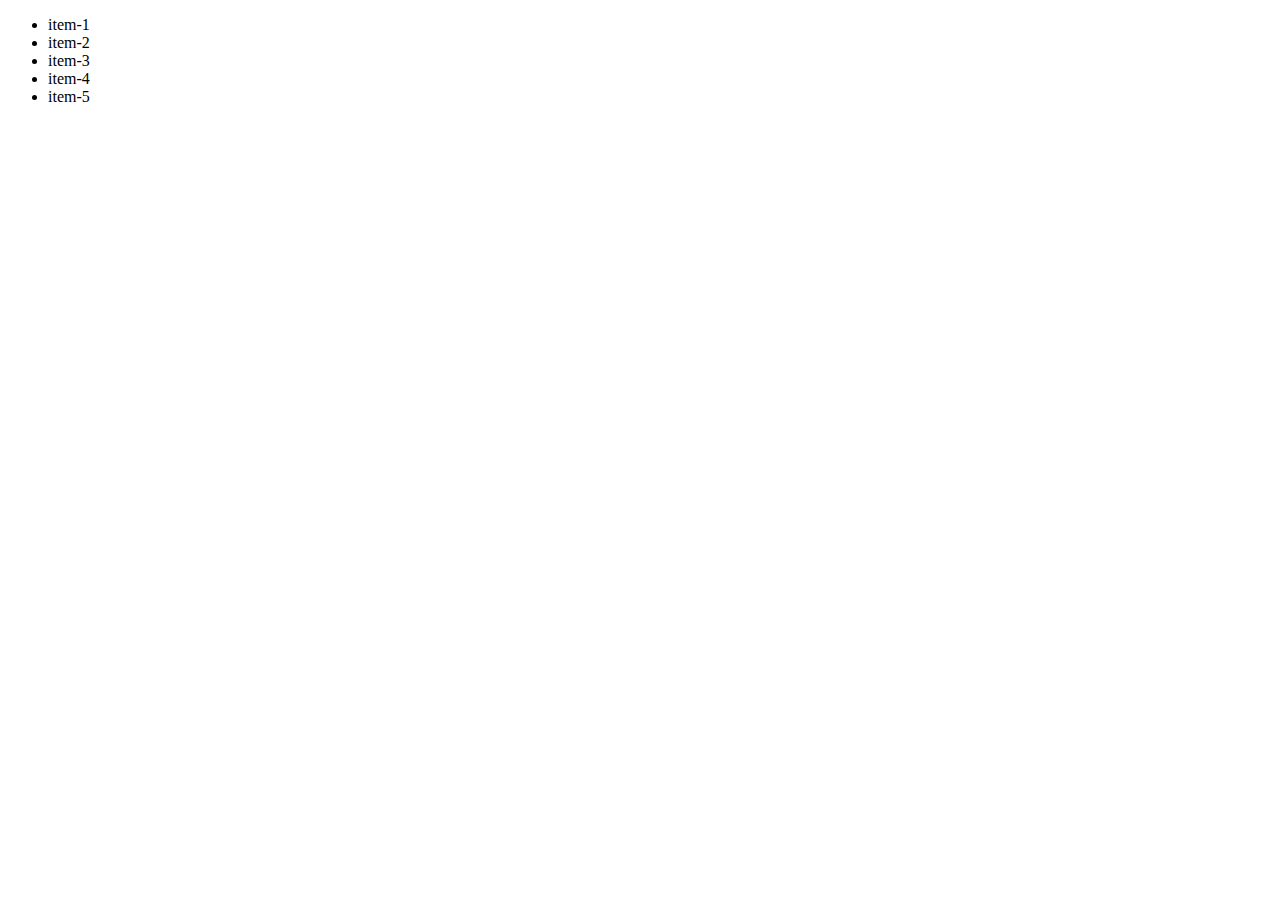
<file: index.html>
<!DOCTYPE html>
<html lang="en">
  <head>
    <meta charset="UTF-8" />
    <meta name="viewport" content="width=device-width, initial-scale=1.0" />
    <title>Document</title>
    <link rel="stylesheet" href="./css/style.css" />
  </head>
  <body>
    <div class="container">
      <ul>
        <li>item-1</li>
        <li>item-2</li>
        <li>item-3</li>
        <li>item-4</li>
        <li>item-5</li>
      </ul>
    </div>
  </body>
</html>
</file>
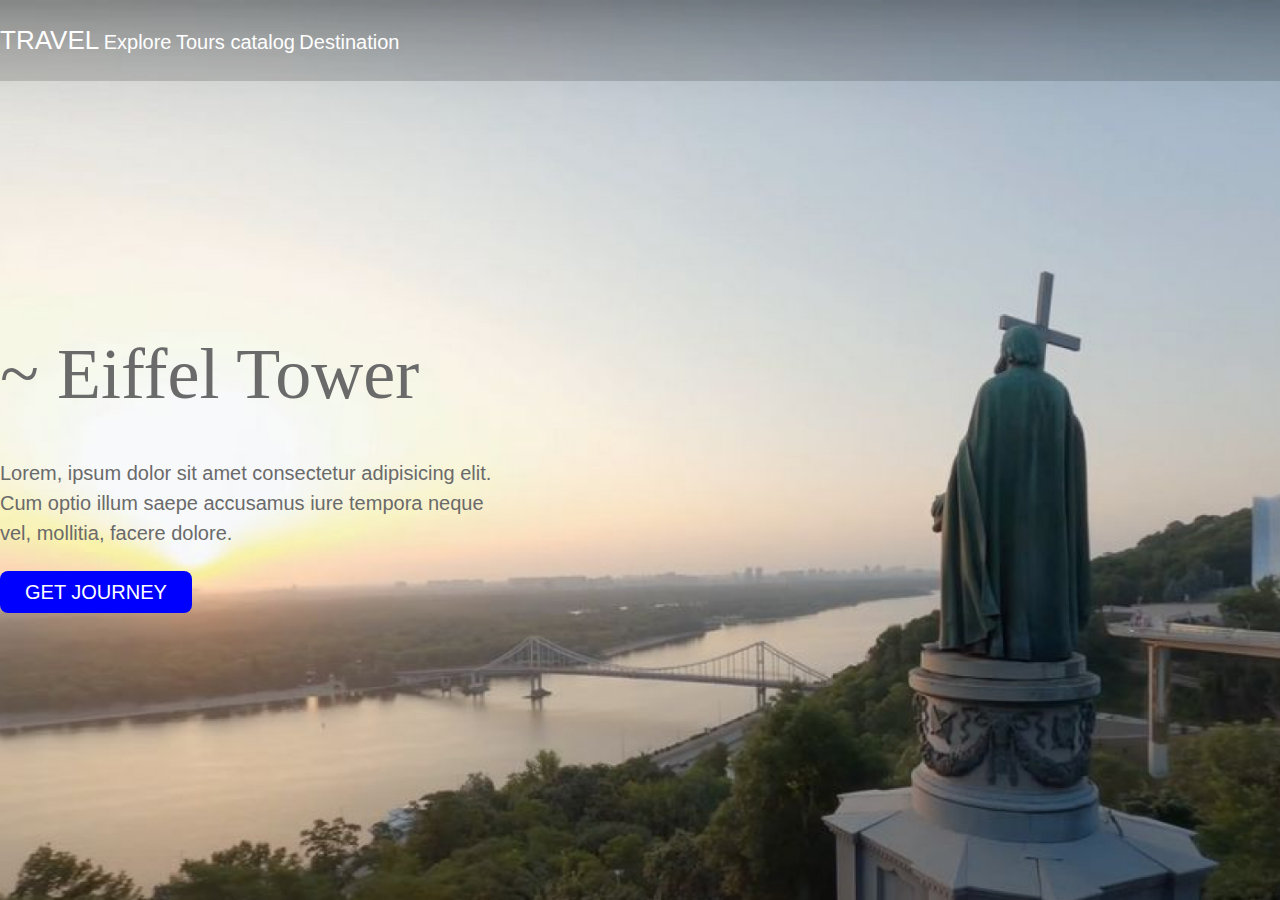
<file: 1--html-basic/index.html>
<!DOCTYPE html>
<html lang="en">
  <head>
    <meta charset="UTF-8" />
    <meta http-equiv="X-UA-Compatible" content="IE=edge" />
    <meta name="viewport" content="width=device-width, initial-scale=1.0" />
    <!-- <style></style> Використовується для першочергових для завантаження на сторінці елементів. На 3-5 рядків коду. -->
    <link rel="stylesheet" href="./css/reset.css" />
    <link rel="stylesheet" href="./css/style.css" />
    <!-- Спочатку ДСТУ, потім свої стилію. -->
    <title>New</title>
  </head>
  <body>
    <div class="bg-wrapper">
      <header class="navigation">
        <div class="container">
          <!-- .navigation займатиме всю ширину сторінки -->
          <!-- .container встановлює обмежену ширину для розміщення тексту -->
          <h1 class="navigation-logo">TRAVEL</h1>
          <!-- h1 - найголовніший елемент сторінки. Логотип або слоган. -->

          <menu class="navigation-menu">
            <li class="navigation-menu-item">
              <a href="#" class="navigation-menu-link">Explore</a>
            </li>
            <li class="navigation-menu-item">
              <a href="#" class="navigation-menu-link">Tours catalog</a>
            </li>
            <li class="navigation-menu-item">
              <a href="#" class="navigation-menu-link">Destination</a>
            </li>
          </menu>
        </div>
      </header>

      <section class="container content">
        <h2 class="content-heading">~ Eiffel Tower</h2>

        <p class="content-text">
          Lorem, ipsum dolor sit amet consectetur adipisicing elit. Cum optio
          illum saepe accusamus iure tempora neque vel, mollitia, facere dolore.
        </p>

        <a href="https://www.figma.com/file/TY3YVYov4P..." class="content-btn"
          >GET JOURNEY</a
        >
      </section>
    </div>
  </body>
</html>
</file>
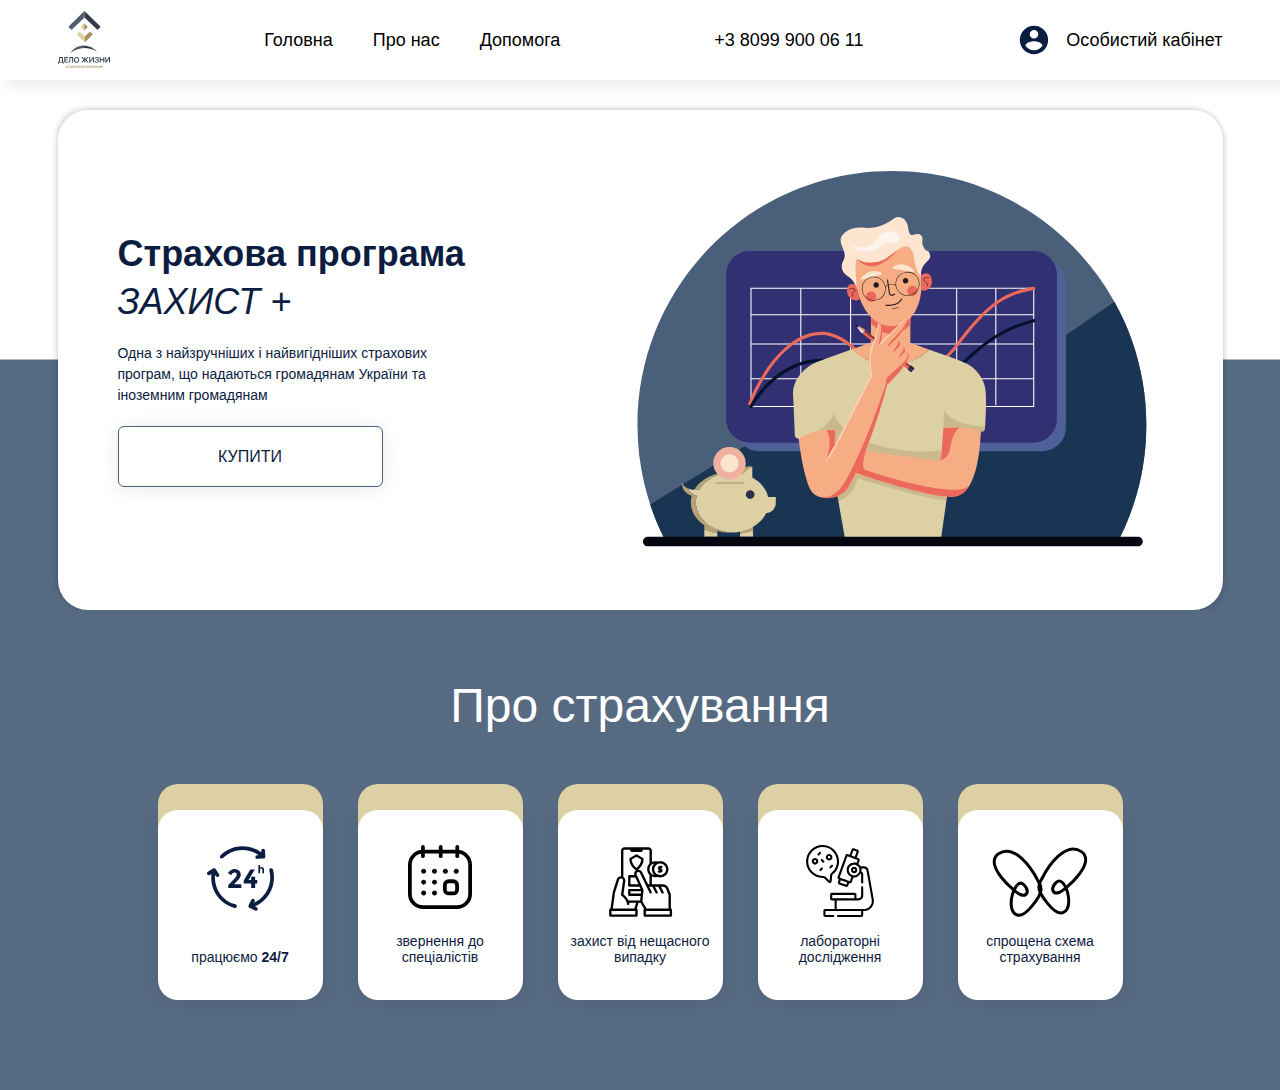
<file: 5--flex-practice/index.html>
<!DOCTYPE html>
<html lang="en">
  <head>
    <meta charset="UTF-8" />
    <meta http-equiv="X-UA-Compatible" content="IE=edge" />
    <meta name="viewport" content="width=device-width, initial-scale=1.0" />
    <title>Block Model & Flex Basics</title>

    <link rel="stylesheet" href="./css/reset.css" />
    <link rel="stylesheet" href="./css/style.css" />
  </head>

  <body>
    <header class="navigation--wrapper">
      <div class="navigation container">
        <figure class="navigation__logo">
          <svg
            width="100%"
            height="100%"
            viewBox="0 0 53 58"
            fill="none"
            xmlns="http://www.w3.org/2000/svg"
          >
            <path
              d="M26.5 6.44444V0L42.1922 15.3333C42.449 15.5841 42.4511 15.9958 42.1969 16.2492L39.8781 18.5612C39.628 18.8106 39.2232 18.8131 38.9699 18.5669L26.5 6.44444Z"
              fill="#313C48"
            />
            <path
              d="M26.4999 6.44444V0L10.8077 15.3333C10.5509 15.5841 10.5489 15.9958 10.8031 16.2492L13.1218 18.5612C13.372 18.8106 13.7768 18.8131 14.0301 18.5669L26.4999 6.44444Z"
              fill="#535D69"
            />
            <path
              d="M26.8231 31.2556L19.2197 23.9777C18.9585 23.7277 18.9542 23.3125 19.2103 23.0571L21.2098 21.0635C21.4565 20.8175 21.8544 20.8111 22.109 21.049L26.8231 25.4556V31.2556Z"
              fill="#DDD0A4"
            />
            <path
              d="M26.8232 31.2556L34.4266 23.9777C34.6879 23.7277 34.6921 23.3125 34.436 23.0571L32.4365 21.0635C32.1898 20.8175 31.7919 20.8111 31.5374 21.049L26.8232 25.4556V31.2556Z"
              fill="#A89060"
            />
            <path
              fill-rule="evenodd"
              clip-rule="evenodd"
              d="M26.2782 12.2444L23.0789 15.4342C22.8265 15.6859 22.8265 16.0939 23.0789 16.3456L26.2782 19.5354V12.2444Z"
              fill="#DDD0A4"
            />
            <path
              fill-rule="evenodd"
              clip-rule="evenodd"
              d="M26.2778 12.2444L29.4771 15.4342C29.7295 15.6859 29.7295 16.0939 29.4771 16.3456L26.2778 19.5354V12.2444Z"
              fill="#A89060"
            />
            <path
              d="M26.2162 34.8C20.7227 34.8 15.8471 37.4552 12.7944 41.5564C16.6386 38.7401 21.0921 37.078 26.2162 37.078C30.7998 37.078 35.3577 38.408 38.96 40.7045C35.8892 37.0912 31.3193 34.8 26.2162 34.8Z"
              fill="#313C48"
            />
            <path
              fill-rule="evenodd"
              clip-rule="evenodd"
              d="M12.7944 41.5564C15.8471 37.4552 20.7227 34.8 26.2162 34.8V37.078C21.0921 37.078 16.6386 38.7401 12.7944 41.5564Z"
              fill="#535D69"
            />
            <path
              d="M1.95018 49.373C1.92746 49.7078 1.88959 49.9784 1.83657 50.1849C1.78355 50.3888 1.6977 50.5612 1.57904 50.7022V50.7324H3.96495V46.9261H2.10546L1.95018 49.373ZM0.992035 51.5556V52.6317H0.102051V50.7324H0.492128C0.67644 50.6166 0.808985 50.4479 0.889778 50.2264C0.97057 50.0023 1.02233 49.6978 1.04505 49.3126L1.24199 46.1067H4.93825V50.7324H5.61994V52.6317H4.73375V51.5556H0.992035ZM9.8578 50.7324V51.5556H6.32056V46.1067H9.8578V46.93H7.29764V48.4026H9.71767V49.1767H7.29764V50.7324H9.8578ZM15.1522 51.5556H14.1751V46.9261H12.4368L12.2891 49.4448C12.2462 50.1723 12.1036 50.7136 11.8612 51.0684C11.6188 51.4209 11.2489 51.5971 10.7516 51.5971C10.6101 51.5971 10.4915 51.582 10.3956 51.5518V50.6984C10.4713 50.7161 10.5496 50.7248 10.6304 50.7248C10.8803 50.7248 11.0621 50.6191 11.1757 50.4077C11.2893 50.1937 11.3587 49.8539 11.384 49.3881L11.562 46.1067H15.1522V51.5556ZM18.5985 46.0161C19.3939 46.0161 20.0238 46.2691 20.4883 46.7751C20.9554 47.2811 21.1889 47.9671 21.1889 48.8331C21.1889 49.699 20.9554 50.385 20.4883 50.891C20.0238 51.3945 19.3939 51.6462 18.5985 51.6462C17.8007 51.6462 17.1682 51.3945 16.7011 50.891C16.2366 50.385 16.0043 49.699 16.0043 48.8331C16.0043 47.9671 16.2366 47.2811 16.7011 46.7751C17.1682 46.2691 17.8007 46.0161 18.5985 46.0161ZM19.7612 47.3868C19.4734 47.0269 19.0858 46.8469 18.5985 46.8469C18.1113 46.8469 17.7237 47.0256 17.4359 47.3831C17.148 47.7405 17.0041 48.2239 17.0041 48.8331C17.0041 49.4397 17.148 49.9218 17.4359 50.2793C17.7237 50.6367 18.1113 50.8155 18.5985 50.8155C19.0858 50.8155 19.4734 50.6367 19.7612 50.2793C20.049 49.9218 20.1929 49.4397 20.1929 48.8331C20.1929 48.2264 20.049 47.7443 19.7612 47.3868ZM28.3202 48.7009L30.6909 51.5556H29.4677L27.4188 49.0709H27.3885V51.5556H26.4341V49.0709H26.4039L24.3399 51.5556H23.1469L25.4987 48.7122L23.3098 46.1067H24.4459L26.4039 48.4894H26.4341V46.1067H27.3885V48.4894H27.4188L29.3805 46.1067H30.4977L28.3202 48.7009ZM34.9363 51.5556V47.6361H34.8871L32.2323 51.5556H31.2855V46.1067H32.2588V50.0376H32.308L34.959 46.1067H35.9058V51.5556H34.9363ZM38.0418 49.1653V48.38H38.7689C39.0669 48.38 39.308 48.3031 39.4923 48.1496C39.6766 47.9961 39.7687 47.7959 39.7687 47.5492C39.7687 47.305 39.6816 47.1125 39.5074 46.9715C39.3358 46.828 39.0996 46.7562 38.7992 46.7562C38.4962 46.7562 38.2513 46.8305 38.0645 46.979C37.8777 47.1275 37.7742 47.3302 37.754 47.587H36.8413C36.8665 47.0911 37.0571 46.6983 37.4131 46.4089C37.7691 46.1168 38.24 45.9708 38.8257 45.9708C39.3837 45.9708 39.8382 46.108 40.1891 46.3824C40.5401 46.6543 40.7155 47.0067 40.7155 47.4397C40.7155 47.7443 40.6209 48.0124 40.4315 48.244C40.2421 48.4756 39.996 48.6254 39.693 48.6933V48.7236C40.0591 48.7664 40.3494 48.9086 40.5641 49.1503C40.7786 49.3919 40.8859 49.6965 40.8859 50.064C40.8859 50.5298 40.6878 50.9175 40.2914 51.227C39.8975 51.5367 39.4027 51.6915 38.8068 51.6915C38.1983 51.6915 37.7022 51.5417 37.3185 51.2422C36.9372 50.9426 36.734 50.5461 36.7087 50.0527H37.6479C37.6681 50.307 37.783 50.5096 37.9925 50.6606C38.2047 50.8092 38.4773 50.8834 38.8106 50.8834C39.1313 50.8834 39.39 50.8029 39.5869 50.6418C39.7839 50.4806 39.8824 50.2692 39.8824 50.0074C39.8824 49.7431 39.7852 49.5367 39.5907 49.3881C39.3988 49.2396 39.1313 49.1653 38.7878 49.1653H38.0418ZM46.294 51.5556H45.3207V49.1918H42.6621V51.5556H41.685V46.1067H42.6621V48.3723H45.3207V46.1067H46.294V51.5556ZM50.9863 51.5556V47.6361H50.9371L48.2823 51.5556H47.3355V46.1067H48.3088V50.0376H48.358L51.009 46.1067H51.9558V51.5556H50.9863Z"
              fill="#313C48"
            />
            <path
              d="M9.72154 55.3687H9.27466C9.24816 55.2743 9.19826 55.1976 9.1251 55.1384C9.05186 55.0792 8.95905 55.0497 8.84672 55.0497C8.69773 55.0497 8.57907 55.1094 8.49071 55.229C8.40365 55.3473 8.36009 55.5078 8.36009 55.7105C8.36009 55.9156 8.40365 56.0773 8.49071 56.1957C8.57907 56.3127 8.69838 56.3713 8.84859 56.3713C8.96099 56.3713 9.05374 56.3436 9.12697 56.2882C9.20143 56.2328 9.25197 56.1547 9.27847 56.0541H9.72535C9.69633 56.2655 9.60287 56.4348 9.4451 56.562C9.28855 56.6878 9.08845 56.7507 8.84484 56.7507C8.55069 56.7507 8.31717 56.6576 8.14421 56.4713C7.97125 56.285 7.88477 56.0314 7.88477 55.7105C7.88477 55.3933 7.97125 55.1403 8.14421 54.9514C8.31717 54.7627 8.5494 54.6683 8.84103 54.6683C9.08593 54.6683 9.28668 54.7343 9.44322 54.8665C9.5997 54.9987 9.69252 55.166 9.72154 55.3687ZM11.5678 54.7098V55.0723H10.9505V56.7111H10.4828V55.0723H9.86548V54.7098H11.5678ZM12.9633 54.6758C13.2184 54.6758 13.4209 54.7684 13.5712 54.9534C13.7214 55.1384 13.7965 55.3908 13.7965 55.7105C13.7965 56.0289 13.7221 56.2806 13.5731 56.4656C13.4241 56.6506 13.2234 56.7432 12.971 56.7432C12.827 56.7432 12.7001 56.7111 12.5903 56.6469C12.4805 56.5814 12.3978 56.4921 12.3423 56.3788H12.3328V57.37H11.8613V54.7098H12.3214V55.0553H12.3309C12.389 54.937 12.4729 54.8445 12.5828 54.7778C12.6926 54.7098 12.8195 54.6758 12.9633 54.6758ZM12.8195 56.358C12.9722 56.358 13.0927 56.3001 13.1811 56.1843C13.2695 56.0673 13.3136 55.9093 13.3136 55.7105C13.3136 55.5128 13.2689 55.3555 13.1792 55.2384C13.0909 55.1214 12.971 55.0629 12.8195 55.0629C12.673 55.0629 12.555 55.122 12.4653 55.2403C12.3757 55.3587 12.3302 55.5153 12.329 55.7105C12.3302 55.9068 12.3757 56.0641 12.4653 56.1825C12.555 56.2995 12.673 56.358 12.8195 56.358ZM14.874 56.3882C15.0091 56.3882 15.1227 56.3486 15.2148 56.2693C15.3083 56.1888 15.3549 56.0887 15.3549 55.9691V55.8162L14.891 55.8445C14.7774 55.852 14.6891 55.8803 14.6259 55.9294C14.5641 55.9773 14.5332 56.0409 14.5332 56.1201C14.5332 56.202 14.5641 56.2674 14.6259 56.3165C14.6891 56.3643 14.7717 56.3882 14.874 56.3882ZM14.732 56.7432C14.5363 56.7432 14.3753 56.6872 14.2491 56.5752C14.1241 56.4631 14.0617 56.3177 14.0617 56.139C14.0617 55.9615 14.1273 55.8212 14.2585 55.718C14.3911 55.6148 14.5798 55.5556 14.8247 55.5405L15.3549 55.5103V55.3668C15.3549 55.2624 15.3215 55.1812 15.2546 55.1233C15.1889 55.0654 15.0974 55.0364 14.98 55.0364C14.8702 55.0364 14.7806 55.061 14.7111 55.11C14.6417 55.1591 14.5994 55.2258 14.5843 55.3102H14.1468C14.1569 55.1201 14.2384 54.9659 14.3911 54.8476C14.5451 54.7281 14.7477 54.6683 14.999 54.6683C15.2476 54.6683 15.4464 54.7287 15.5954 54.8495C15.7456 54.9703 15.8207 55.1314 15.8207 55.3328V56.7111H15.3663V56.392H15.3569C15.3 56.499 15.2142 56.5846 15.0993 56.6488C14.9844 56.7117 14.862 56.7432 14.732 56.7432ZM17.0194 55.9936H17.0099L16.5934 56.7111H16.0916L16.7391 55.7123L16.0972 54.7098H16.6274L17.0326 55.4122H17.0421L17.4417 54.7098H17.9586L17.3129 55.6991L17.951 56.7111H17.436L17.0194 55.9936ZM19.7821 56.4732C19.6067 56.6582 19.3706 56.7507 19.0739 56.7507C18.7773 56.7507 18.5412 56.6582 18.3657 56.4732C18.1903 56.2869 18.1025 56.0327 18.1025 55.7105C18.1025 55.3895 18.1909 55.1359 18.3676 54.9496C18.5444 54.762 18.7798 54.6683 19.0739 54.6683C19.3693 54.6683 19.6047 54.762 19.7802 54.9496C19.957 55.1359 20.0454 55.3895 20.0454 55.7105C20.0454 56.0327 19.9576 56.2869 19.7821 56.4732ZM18.7142 56.2032C18.8025 56.3203 18.9225 56.3788 19.0739 56.3788C19.2254 56.3788 19.3454 56.3203 19.4337 56.2032C19.5221 56.0862 19.5663 55.9219 19.5663 55.7105C19.5663 55.5003 19.5221 55.3366 19.4337 55.2195C19.3454 55.1013 19.2254 55.0421 19.0739 55.0421C18.9237 55.0421 18.8038 55.1013 18.7142 55.2195C18.6258 55.3366 18.5816 55.5003 18.5816 55.7105C18.5816 55.9219 18.6258 56.0862 18.7142 56.2032ZM21.2269 55.0288H20.8463V55.5273H21.1909C21.4131 55.5273 21.5242 55.443 21.5242 55.2743C21.5242 55.1963 21.4983 55.1359 21.4466 55.0931C21.3961 55.0503 21.3229 55.0288 21.2269 55.0288ZM21.2194 55.8256H20.8463V56.392H21.2572C21.3696 56.392 21.4554 56.3681 21.5147 56.3203C21.5741 56.2712 21.6038 56.2007 21.6038 56.1088C21.6038 55.92 21.4756 55.8256 21.2194 55.8256ZM20.3843 56.7111V54.7098H21.3367C21.5387 54.7098 21.6971 54.7551 21.8121 54.8458C21.9269 54.9351 21.9844 55.0591 21.9844 55.2177C21.9844 55.3221 21.9503 55.4159 21.8821 55.499C21.8152 55.5808 21.7319 55.6305 21.6322 55.6481V55.6632C21.7647 55.6809 21.8714 55.7324 21.9522 55.8181C22.033 55.9037 22.0734 56.0088 22.0734 56.1333C22.0734 56.3108 22.0084 56.4518 21.8783 56.5563C21.7496 56.6595 21.5741 56.7111 21.3519 56.7111H20.3843ZM23.1565 56.3882C23.2915 56.3882 23.4052 56.3486 23.4973 56.2693C23.5907 56.1888 23.6375 56.0887 23.6375 55.9691V55.8162L23.1735 55.8445C23.0599 55.852 22.9715 55.8803 22.9085 55.9294C22.8466 55.9773 22.8156 56.0409 22.8156 56.1201C22.8156 56.202 22.8466 56.2674 22.9085 56.3165C22.9715 56.3643 23.0542 56.3882 23.1565 56.3882ZM23.0145 56.7432C22.8188 56.7432 22.6579 56.6872 22.5316 56.5752C22.4066 56.4631 22.3441 56.3177 22.3441 56.139C22.3441 55.9615 22.4098 55.8212 22.5411 55.718C22.6736 55.6148 22.8624 55.5556 23.1073 55.5405L23.6375 55.5103V55.3668C23.6375 55.2624 23.604 55.1812 23.5371 55.1233C23.4715 55.0654 23.38 55.0364 23.2625 55.0364C23.1527 55.0364 23.0631 55.061 22.9936 55.11C22.9242 55.1591 22.8819 55.2258 22.8668 55.3102H22.4293C22.4395 55.1201 22.5209 54.9659 22.6736 54.8476C22.8277 54.7281 23.0302 54.6683 23.2815 54.6683C23.5302 54.6683 23.729 54.7287 23.878 54.8495C24.0282 54.9703 24.1033 55.1314 24.1033 55.3328V56.7111H23.6488V56.392H23.6393C23.5825 56.499 23.4967 56.5846 23.3818 56.6488C23.2669 56.7117 23.1445 56.7432 23.0145 56.7432ZM25.3095 55.6973H25.6579V55.0685H25.3095C25.2009 55.0685 25.1144 55.0975 25.05 55.1553C24.987 55.2133 24.9554 55.292 24.9554 55.3913C24.9554 55.4807 24.9876 55.5544 25.052 55.6123C25.1164 55.6689 25.2022 55.6973 25.3095 55.6973ZM25.6579 56.7111V56.0409H25.389L24.9213 56.7111H24.3949L24.9345 55.9672C24.7944 55.9244 24.6846 55.8533 24.6051 55.7538C24.5268 55.6532 24.4877 55.533 24.4877 55.3933C24.4877 55.1831 24.5584 55.0169 24.6997 54.8948C24.8424 54.7715 25.0336 54.7098 25.2735 54.7098H26.1199V56.7111H25.6579ZM28.237 55.6443L29.127 56.7111H28.5494L27.8033 55.8162H27.7882V56.7111H27.3186V54.7098H27.7882V55.5443H27.8033L28.538 54.7098H29.0872L28.237 55.6443ZM30.9088 56.4732C30.7333 56.6582 30.4973 56.7507 30.2006 56.7507C29.9039 56.7507 29.6679 56.6582 29.4924 56.4732C29.3169 56.2869 29.2292 56.0327 29.2292 55.7105C29.2292 55.3895 29.3176 55.1359 29.4943 54.9496C29.671 54.762 29.9065 54.6683 30.2006 54.6683C30.496 54.6683 30.7314 54.762 30.9069 54.9496C31.0836 55.1359 31.172 55.3895 31.172 55.7105C31.172 56.0327 31.0843 56.2869 30.9088 56.4732ZM29.8408 56.2032C29.9292 56.3203 30.0491 56.3788 30.2006 56.3788C30.3521 56.3788 30.472 56.3203 30.5604 56.2032C30.6487 56.0862 30.6929 55.9219 30.6929 55.7105C30.6929 55.5003 30.6487 55.3366 30.5604 55.2195C30.472 55.1013 30.3521 55.0421 30.2006 55.0421C30.0504 55.0421 29.9304 55.1013 29.8408 55.2195C29.7524 55.3366 29.7083 55.5003 29.7083 55.7105C29.7083 55.9219 29.7524 56.0862 29.8408 56.2032ZM31.9598 56.7111H31.5109V54.7098H32.1112L32.7039 56.1069H32.7191L33.3118 54.7098H33.9025V56.7111H33.4538V55.3423H33.4386L32.8725 56.6185H32.5392L31.973 55.3423H31.9598V56.7111ZM35.6238 56.7111V55.0723H34.7944V56.7111H34.3248V54.7098H36.0953V56.7111H35.6238ZM37.2523 56.3882C37.3873 56.3882 37.501 56.3486 37.5931 56.2693C37.6865 56.1888 37.7333 56.0887 37.7333 55.9691V55.8162L37.2693 55.8445C37.1557 55.852 37.0673 55.8803 37.0043 55.9294C36.9423 55.9773 36.9114 56.0409 36.9114 56.1201C36.9114 56.202 36.9423 56.2674 37.0043 56.3165C37.0673 56.3643 37.15 56.3882 37.2523 56.3882ZM37.1103 56.7432C36.9146 56.7432 36.7537 56.6872 36.6274 56.5752C36.5024 56.4631 36.4399 56.3177 36.4399 56.139C36.4399 55.9615 36.5056 55.8212 36.6369 55.718C36.7694 55.6148 36.9582 55.5556 37.2031 55.5405L37.7333 55.5103V55.3668C37.7333 55.2624 37.6998 55.1812 37.6329 55.1233C37.5672 55.0654 37.4757 55.0364 37.3583 55.0364C37.2485 55.0364 37.1589 55.061 37.0894 55.11C37.02 55.1591 36.9777 55.2258 36.9626 55.3102H36.5251C36.5353 55.1201 36.6166 54.9659 36.7694 54.8476C36.9235 54.7281 37.126 54.6683 37.3773 54.6683C37.626 54.6683 37.8248 54.7287 37.9738 54.8495C38.124 54.9703 38.1991 55.1314 38.1991 55.3328V56.7111H37.7446V56.392H37.7351C37.6783 56.499 37.5925 56.5846 37.4776 56.6488C37.3627 56.7117 37.2403 56.7432 37.1103 56.7432ZM39.9298 56.7111V55.8615H39.0815V56.7111H38.6119V54.7098H39.0815V55.499H39.9298V54.7098H40.3994V56.7111H39.9298ZM41.2856 56.7111H40.8236V54.7098H41.2856V56.0465H41.3007L42.1737 54.7098H42.6357V56.7111H42.1737V55.3649H42.1586L41.2856 56.7111ZM43.8514 55.6973H44.1998V55.0685H43.8514C43.7428 55.0685 43.6563 55.0975 43.592 55.1553C43.5289 55.2133 43.4973 55.292 43.4973 55.3913C43.4973 55.4807 43.5295 55.5544 43.5939 55.6123C43.6583 55.6689 43.7441 55.6973 43.8514 55.6973ZM44.1998 56.7111V56.0409H43.931L43.4632 56.7111H42.9368L43.4765 55.9672C43.3363 55.9244 43.2265 55.8533 43.147 55.7538C43.0687 55.6532 43.0296 55.533 43.0296 55.3933C43.0296 55.1831 43.1003 55.0169 43.2416 54.8948C43.3843 54.7715 43.5755 54.7098 43.8154 54.7098H44.6618V56.7111H44.1998Z"
              fill="#A89060"
            />
          </svg>
        </figure>

        <menu class="navigation__menu">
          <li class="navigation__item">
            <a class="navigation__link" href="#">Головна</a>
          </li>
          <li class="navigation__item">
            <a class="navigation__link" href="#">Про нас</a>
          </li>
          <li class="navigation__item">
            <a class="navigation__link" href="#">Допомога</a>
          </li>
        </menu>

        <a class="navigation__link" href="#">+3 8099 900 06 11</a>
        <!-- Чому телефон <a>? Бо користувачу буде зручніше скористуватись данним фрагментом сторінки, щоб одразу зателефонувати без копіюваааання, вставляяяяння. -->

        <figure class="navigation__profile">
          <svg
            class="navigation__profile-icon"
            width="100%"
            height="100%"
            viewBox="0 0 34 34"
            fill="none"
            xmlns="http://www.w3.org/2000/svg"
          >
            <g clip-path="url(#clip0_6861_307)">
              <path
                d="M17.0002 2.83331C9.18016 2.83331 2.8335 9.17998 2.8335 17C2.8335 24.82 9.18016 31.1666 17.0002 31.1666C24.8202 31.1666 31.1668 24.82 31.1668 17C31.1668 9.17998 24.8202 2.83331 17.0002 2.83331ZM17.0002 7.08331C19.3518 7.08331 21.2502 8.98165 21.2502 11.3333C21.2502 13.685 19.3518 15.5833 17.0002 15.5833C14.6485 15.5833 12.7502 13.685 12.7502 11.3333C12.7502 8.98165 14.6485 7.08331 17.0002 7.08331ZM17.0002 27.2C13.4585 27.2 10.3277 25.3866 8.50016 22.6383C8.54266 19.8191 14.1668 18.275 17.0002 18.275C19.8193 18.275 25.4577 19.8191 25.5002 22.6383C23.6727 25.3866 20.5418 27.2 17.0002 27.2Z"
                fill="#0D1C41"
              />
            </g>
            <defs>
              <clipPath id="clip0_6861_307">
                <rect width="34" height="34" fill="white" />
              </clipPath>
            </defs>
          </svg>
          <figcaption class="navigation__profile-text">
            Особистий кабінет
          </figcaption>
        </figure>
      </div>
    </header>

    <section class="hero-bg">
      <div class="hero container">
        <div class="hero__content">
          <h1 class="hero__title">Страхова програма</h1>
          <h2 class="hero__title hero__title--light">ЗАХИСТ +</h2>
          <p class="hero__text">
            Одна з найзручніших і найвигідніших страхових програм, що надаються
            громадянам України та іноземним громадянам
          </p>
          <a href="#" class="hero__btn">Купити</a>
        </div>
        <figure class="hero__image">
          <svg
            width="100%"
            height="100%"
            viewBox="0 0 543 400"
            fill="none"
            xmlns="http://www.w3.org/2000/svg"
          >
            <g id="Artboard 1 1">
              <path
                id="Vector"
                d="M526.283 264.939C526.283 270.722 526.092 276.461 525.709 282.155C523.803 310.864 517 339.037 505.593 365.458C503.82 369.532 501.958 373.549 500.005 377.509H43.7473C38.4484 366.833 33.9181 355.793 30.1908 344.473C27.9792 337.788 26.0459 330.984 24.3907 324.062C19.7809 304.692 17.4613 284.849 17.4796 264.939C17.4637 124.632 131.37 10.8889 271.874 10.8889C283.489 10.8839 295.091 11.6678 306.599 13.2353C309.258 13.6016 311.916 14.0051 314.574 14.451C317.484 14.9429 320.381 15.4738 323.266 16.0436C359.153 23.4628 393.016 38.5227 422.546 60.1964C452.076 81.8701 476.577 109.648 494.381 141.635C498.244 148.561 501.788 155.684 505.013 163.003C507.597 168.86 509.952 174.829 512.078 180.909C521.458 207.687 526.269 235.848 526.31 264.217C526.283 264.477 526.283 264.706 526.283 264.939Z"
                fill="#4A607A"
              />
              <path
                id="Vector_2"
                d="M526.283 264.939C526.283 270.722 526.092 276.461 525.709 282.155C523.803 310.864 517 339.037 505.593 365.458C503.82 369.532 501.958 373.549 500.005 377.509H43.7474C38.4485 366.833 33.9182 355.793 30.1909 344.473L175.027 255.086L311.124 267.827L494.365 141.662C498.228 148.588 501.772 155.71 504.997 163.029C507.581 168.886 509.936 174.855 512.062 180.935C521.442 207.714 526.253 235.875 526.294 264.244C526.283 264.477 526.283 264.706 526.283 264.939Z"
                fill="#1A3554"
              />
              <path
                id="Vector_3"
                d="M160.88 127.944C163.279 127.944 165.224 126.003 165.224 123.607C165.224 121.212 163.279 119.27 160.88 119.27C158.482 119.27 156.537 121.212 156.537 123.607C156.537 126.003 158.482 127.944 160.88 127.944Z"
                fill="#2C3149"
              />
              <path
                id="Vector_4"
                d="M422.308 99.4105H138.754C125.724 99.4105 115.161 109.959 115.161 122.97V267.583C115.161 280.595 125.724 291.143 138.754 291.143H422.308C435.338 291.143 445.901 280.595 445.901 267.583V122.97C445.901 109.959 435.338 99.4105 422.308 99.4105Z"
                fill="#4F6097"
              />
              <path
                id="Vector_5"
                d="M413.27 90.9166H129.717C116.686 90.9166 106.123 101.465 106.123 114.476V259.089C106.123 272.101 116.686 282.649 129.717 282.649H413.27C426.301 282.649 436.864 272.101 436.864 259.089V114.476C436.864 101.465 426.301 90.9166 413.27 90.9166Z"
                fill="#303072"
              />
              <path
                id="Vector_6"
                d="M130.461 127.78V247.123H414.275V127.78H130.461ZM413.191 154.297H376.344V128.842H413.212L413.191 154.297ZM284.447 155.358H336.137V183.531H284.468L284.447 155.358ZM283.383 183.531H231.124V155.358H283.405L283.383 183.531ZM337.2 155.358H375.259V183.531H337.221L337.2 155.358ZM337.2 154.297V128.842H375.259V154.297H337.2ZM336.137 154.297H284.468V128.842H336.158L336.137 154.297ZM283.383 154.297H231.124V128.842H283.405L283.383 154.297ZM230.04 154.297H181.338V128.842H230.061L230.04 154.297ZM230.04 155.358V183.531H181.338V155.358H230.04ZM180.274 183.531H131.524V155.358H180.274V183.531ZM180.274 184.593V218.207H131.524V184.593H180.274ZM181.338 184.593H230.061V218.207H181.338V184.593ZM231.124 184.593H283.405V218.207H231.124V184.593ZM284.468 184.593H336.158V218.207H284.468V184.593ZM337.221 184.593H375.28V218.207H337.221V184.593ZM376.344 184.593H413.212V218.207H376.344V184.593ZM376.344 183.531V155.358H413.212V183.531H376.344ZM180.274 128.852V154.307H131.524V128.842L180.274 128.852ZM131.524 246.062V219.269H180.274V245.281H181.338V219.269H230.061V245.281H231.124V219.269H283.405V245.281H284.468V219.269H336.158V245.281H337.221V219.269H375.28V245.281H376.344V219.269H413.212V246.062H131.524Z"
                fill="white"
              />
              <path
                id="Vector_7"
                d="M129.7 245.467C129.519 245.465 129.339 245.431 129.169 245.366C128.773 245.219 128.452 244.922 128.275 244.539C128.099 244.155 128.082 243.718 128.228 243.322C133.246 230.641 139.704 218.575 147.473 207.362C154.809 196.92 162.667 188.622 170.838 182.714C181.146 175.255 191.991 171.566 203.012 171.789C204.325 171.789 224.208 171.836 244.867 197.673C253.819 208.869 267.413 215.165 282.128 214.985C301.878 214.725 321.065 203.598 336.168 183.664C365.636 144.709 382.983 131.926 413.477 126.739C413.895 126.669 414.323 126.767 414.668 127.012C415.013 127.257 415.246 127.629 415.317 128.045C415.387 128.462 415.289 128.89 415.044 129.234C414.799 129.579 414.426 129.812 414.009 129.882C384.121 134.978 367.928 146.949 338.678 185.575C330.613 196.229 321.384 204.474 311.246 210.085C301.916 215.245 291.852 218.048 282.139 218.17C266.414 218.377 251.911 211.63 242.342 199.659C222.48 174.825 203.23 174.979 203.001 174.974H202.927C179.392 174.501 161.205 193.294 150.067 209.14C142.444 220.144 136.103 231.981 131.168 244.421C131.057 244.723 130.858 244.984 130.596 245.171C130.334 245.358 130.022 245.461 129.7 245.467Z"
                fill="#EC685A"
              />
              <path
                id="Vector_8"
                d="M130.992 248.185C130.718 248.184 130.447 248.113 130.208 247.977C129.969 247.841 129.77 247.646 129.628 247.411C129.487 247.175 129.409 246.907 129.402 246.632C129.395 246.358 129.46 246.086 129.589 245.844C129.849 245.356 136.112 233.746 148.281 222.051C159.408 211.359 177.701 198.719 201.975 198.719H202.975C204.171 198.719 223.969 198.719 244.66 217.703C254.707 226.929 270.066 231.505 286.791 230.237C304.951 228.867 322.527 220.761 336.291 207.409C366.881 177.745 384.19 166.915 413.446 159.127C413.651 159.062 413.868 159.04 414.082 159.061C414.297 159.081 414.505 159.146 414.694 159.249C414.883 159.352 415.049 159.493 415.182 159.662C415.315 159.831 415.412 160.026 415.468 160.234C415.524 160.442 415.537 160.659 415.506 160.872C415.475 161.085 415.402 161.289 415.29 161.473C415.178 161.657 415.03 161.816 414.854 161.941C414.679 162.067 414.48 162.155 414.27 162.201C385.291 169.92 369.002 180.128 338.513 209.692C324.218 223.553 305.935 231.989 287.036 233.401C269.428 234.722 253.198 229.86 242.501 220.039C222.597 201.766 203.209 201.878 203.007 201.894H202.953C179.285 201.549 161.417 213.865 150.578 224.259C143.466 231.057 137.351 238.822 132.412 247.325C132.277 247.585 132.073 247.802 131.823 247.954C131.573 248.106 131.285 248.186 130.992 248.185Z"
                fill="#00132C"
              />
              <path
                id="Vector_9"
                d="M205.346 302.2L205.404 302.063C205.388 302.11 205.368 302.155 205.346 302.2Z"
                fill="#EC685A"
              />
              <path
                id="Vector_10"
                d="M205.42 302.063C205.532 301.749 205.67 301.415 205.824 301.065C205.628 301.537 205.484 301.877 205.42 302.063Z"
                fill="#EC685A"
              />
              <path
                id="Vector_11"
                d="M97.3084 362.188V373.336C92.8231 372.727 88.4489 371.475 84.3208 369.62V362.188H97.3084Z"
                fill="#B8A375"
              />
              <path
                id="Vector_12"
                d="M133.039 362.188V370.231C129.318 372.004 124.879 372.97 120.046 373.453V362.188H133.039Z"
                fill="#B8A375"
              />
              <path
                id="Vector_13"
                d="M155.782 336.983V343.104C155.779 345.642 154.795 348.081 153.035 349.913C151.275 351.745 148.875 352.827 146.335 352.935C141.109 363.86 128.01 371.797 112.407 372.577C91.9977 371.627 75.8203 358.446 75.8203 342.318C75.8239 340.069 76.1425 337.832 76.7666 335.672C71.764 334.265 69.2547 331.255 68.0054 328.393C70.0507 329.116 72.1838 329.563 74.3477 329.721C74.4965 329.46 74.6507 329.19 74.8102 328.967C76.2992 329.347 77.8181 329.599 79.3503 329.721C85.1982 319.831 97.6542 312.802 112.338 312.101C115.162 312.243 117.969 312.63 120.727 313.259C120.933 312.975 121.166 312.712 121.423 312.473C124.4 309.479 132.306 306.793 132.306 306.793V317.596C140.493 322.108 146.335 328.999 148.169 336.983H155.782Z"
                fill="#DDD0A4"
              />
              <path
                id="Vector_14"
                d="M132.295 306.793C132.295 306.793 125.288 310.095 123.874 314.012C123.874 314.012 119.796 312.133 118.069 311.974C116.341 311.815 126.591 304.117 132.295 306.793Z"
                fill="#B8A375"
              />
              <path
                id="Vector_15"
                d="M112.386 372.593C111.53 372.641 110.663 372.662 109.786 372.662C88.2551 372.662 70.8071 359.088 70.8071 342.35C70.8068 340.089 71.1327 337.84 71.7747 335.672C60.8178 332.593 61.8439 321.768 61.8439 321.768C62.4074 325.283 65.0337 327.273 68.0267 328.393C69.276 331.255 71.7853 334.265 76.7879 335.672C76.1537 337.841 75.8279 340.09 75.8204 342.35C75.8204 358.462 91.9977 371.643 112.386 372.593Z"
                fill="#B8A375"
              />
              <path
                id="Vector_16"
                d="M112.385 312.101C97.7019 312.802 85.2353 319.831 79.398 329.721C77.8659 329.599 76.3469 329.347 74.8579 328.967C81.2374 318.939 94.4855 312.038 109.834 312.038C110.663 312.038 111.519 312.059 112.385 312.101Z"
                fill="#B8A375"
              />
              <path
                id="Vector_17"
                d="M130.179 338.921C132.593 338.921 134.549 336.967 134.549 334.557C134.549 332.147 132.593 330.193 130.179 330.193C127.766 330.193 125.809 332.147 125.809 334.557C125.809 336.967 127.766 338.921 130.179 338.921Z"
                fill="#2C3149"
              />
              <path
                id="Vector_18"
                d="M123.794 323.717H96.5642C96.4666 323.725 96.3682 323.713 96.2754 323.682C96.1826 323.65 96.0974 323.6 96.0251 323.534C95.9529 323.467 95.8952 323.387 95.8557 323.297C95.8163 323.208 95.7959 323.111 95.7959 323.013C95.7959 322.915 95.8163 322.818 95.8557 322.729C95.8952 322.639 95.9529 322.559 96.0251 322.493C96.0974 322.427 96.1826 322.376 96.2754 322.345C96.3682 322.313 96.4666 322.301 96.5642 322.31H123.794C123.892 322.301 123.99 322.313 124.083 322.345C124.176 322.376 124.261 322.427 124.333 322.493C124.405 322.559 124.463 322.639 124.503 322.729C124.542 322.818 124.562 322.915 124.562 323.013C124.562 323.111 124.542 323.208 124.503 323.297C124.463 323.387 124.405 323.467 124.333 323.534C124.261 323.6 124.176 323.65 124.083 323.682C123.99 323.713 123.892 323.725 123.794 323.717Z"
                fill="#B8A375"
              />
              <path
                id="Vector_19"
                d="M109.504 319.395C118.48 319.395 125.756 312.13 125.756 303.167C125.756 294.204 118.48 286.938 109.504 286.938C100.529 286.938 93.2524 294.204 93.2524 303.167C93.2524 312.13 100.529 319.395 109.504 319.395Z"
                fill="#EFB2A0"
              />
              <path
                id="Vector_20"
                d="M97.3084 373.32V376.776H84.3208V369.62C88.4498 371.47 92.8239 372.716 97.3084 373.32Z"
                fill="#DDD0A4"
              />
              <path
                id="Vector_21"
                d="M133.039 370.231V376.776H120.046V373.469C124.879 372.97 129.297 372.004 133.039 370.231Z"
                fill="#DDD0A4"
              />
              <path
                id="Vector_22"
                d="M109.504 312.186C114.492 312.186 118.536 308.148 118.536 303.167C118.536 298.186 114.492 294.147 109.504 294.147C104.516 294.147 100.472 298.186 100.472 303.167C100.472 308.148 104.516 312.186 109.504 312.186Z"
                fill="#FDE5CF"
              />
              <path
                id="Vector_23"
                d="M365.188 266.109C365.14 266.883 365.092 267.598 365.055 268.25C365.023 268.749 364.882 269.236 364.642 269.676C364.401 270.116 364.067 270.5 363.661 270.8C363.256 271.1 362.789 271.309 362.294 271.414C361.798 271.519 361.286 271.516 360.791 271.406L360.109 276.235L359.667 279.423C358.919 284.692 356.269 289.518 352.205 293.013C348.141 296.508 342.935 298.439 337.544 298.449C336.697 298.449 335.85 298.401 335.007 298.307C334.137 298.208 333.274 298.056 332.423 297.855L327.162 335.244L326.63 339.026L320.005 386H226.265L218.127 339.71L217.258 334.787L210.601 296.945C209.335 297.32 208.036 297.583 206.722 297.728C196.755 298.844 183.592 288.644 178.39 278.381C177.971 278.47 177.537 278.467 177.119 278.373C176.702 278.279 176.31 278.096 175.971 277.837C175.632 277.578 175.354 277.249 175.157 276.874C174.96 276.498 174.848 276.085 174.83 275.662L173.231 237.699L173.167 237.01C171.366 220.509 184.402 206.685 198.749 201.34L201.739 200.262C203.444 199.494 205.139 198.81 206.796 198.221L232.825 189C239.455 197.942 254.031 204.128 270.936 204.128C276.02 204.152 281.089 203.578 286.035 202.419C286.893 202.219 287.73 202.003 288.55 201.761C297.387 199.231 304.539 194.849 308.802 189.416L333.67 198.211C335.806 198.983 337.901 199.861 339.948 200.841L342.954 201.93C356.443 206.953 366.403 220.687 365.817 234.774C366.323 244.6 365.668 258.277 365.188 266.109Z"
                fill="#DDD0A4"
              />
              <path
                id="Vector_24"
                d="M308.779 189.392C302.027 198.194 287.674 204.256 271.034 204.256C254.165 204.256 239.62 197.997 233.006 188.978L250.949 182.544V150.267H290.332V182.783L308.779 189.392Z"
                fill="#F7AD83"
              />
              <path
                id="Vector_25"
                d="M290.597 154.307V164.309C286.291 169.012 279.8 174.278 272.352 174.278C262.963 174.278 255.095 167.653 251.214 163.661V154.918L264.962 154.307H290.597Z"
                fill="#EC685A"
              />
              <path
                id="Vector_26"
                d="M300.815 113.309C300.922 114.073 301.023 114.832 301.108 115.602V115.66C301.655 120.431 301.732 125.245 301.336 130.031C301.336 130.031 301.336 130.063 301.336 130.079C300.395 141.168 296.78 151.154 290.534 157.784C286.502 162.159 281.076 165.003 275.18 165.832C258.7 168.2 246.308 155.953 239.891 138.833C238.22 134.371 236.974 129.762 236.17 125.067C236.026 124.266 235.898 123.448 235.781 122.636C232.214 97.8339 230.96 79.7526 262.145 75.2774C267.461 74.513 272.315 78.3777 277.615 77.6185C289.752 75.8773 297.37 94.6062 300.369 110.75C300.369 110.819 300.395 110.888 300.411 110.952C300.564 111.73 300.698 112.516 300.815 113.309Z"
                fill="#F7AD83"
              />
              <path
                id="Vector_27"
                d="M292.942 112.034L273.532 108.764C273.337 108.732 273.155 108.643 273.011 108.507C272.866 108.372 272.765 108.196 272.721 108.003C272.676 107.81 272.69 107.609 272.761 107.424C272.832 107.239 272.956 107.079 273.118 106.965C276.462 104.65 284.282 101.21 293.825 110.261C293.969 110.419 294.062 110.618 294.092 110.83C294.122 111.042 294.087 111.258 293.991 111.45C293.896 111.641 293.745 111.8 293.557 111.904C293.37 112.009 293.156 112.054 292.942 112.034Z"
                fill="#FDE5CF"
              />
              <path
                id="Vector_28"
                d="M256.169 127.721C257.667 127.721 258.881 126.509 258.881 125.014C258.881 123.519 257.667 122.307 256.169 122.307C254.672 122.307 253.458 123.519 253.458 125.014C253.458 126.509 254.672 127.721 256.169 127.721Z"
                fill="#1A1A1A"
              />
              <path
                id="Vector_29"
                d="M285.537 123.512C287.034 123.512 288.248 122.3 288.248 120.804C288.248 119.309 287.034 118.097 285.537 118.097C284.039 118.097 282.825 119.309 282.825 120.804C282.825 122.3 284.039 123.512 285.537 123.512Z"
                fill="#1A1A1A"
              />
              <path
                id="Vector_30"
                d="M268.854 145.951C267.833 145.958 266.812 145.887 265.802 145.739C265.732 145.727 265.666 145.701 265.606 145.663C265.546 145.625 265.494 145.576 265.453 145.518C265.413 145.46 265.384 145.395 265.368 145.325C265.353 145.256 265.351 145.185 265.364 145.115C265.376 145.046 265.402 144.979 265.44 144.919C265.478 144.859 265.527 144.808 265.585 144.767C265.643 144.726 265.709 144.698 265.778 144.682C265.847 144.667 265.918 144.665 265.988 144.677C266.095 144.677 276.924 146.509 281.145 138.838C281.213 138.716 281.327 138.626 281.461 138.587C281.595 138.548 281.74 138.564 281.863 138.631C281.924 138.664 281.978 138.709 282.023 138.764C282.067 138.818 282.099 138.88 282.119 138.948C282.139 139.015 282.145 139.085 282.138 139.155C282.13 139.224 282.109 139.291 282.075 139.353C278.965 145.033 272.639 145.951 268.854 145.951Z"
                fill="#1A1A1A"
              />
              <path
                id="Vector_31"
                d="M272.001 149.301C271.941 149.3 271.882 149.28 271.835 149.242C271.788 149.205 271.755 149.153 271.741 149.094C271.733 149.06 271.732 149.025 271.738 148.99C271.744 148.955 271.756 148.922 271.775 148.893C271.794 148.863 271.818 148.838 271.847 148.817C271.876 148.797 271.908 148.783 271.943 148.776L278.455 147.284C278.489 147.275 278.524 147.273 278.559 147.279C278.593 147.284 278.627 147.296 278.656 147.314C278.686 147.333 278.712 147.357 278.732 147.385C278.752 147.414 278.767 147.446 278.774 147.48C278.79 147.548 278.778 147.62 278.741 147.68C278.705 147.74 278.646 147.782 278.577 147.799L272.06 149.296L272.001 149.301Z"
                fill="#1A1A1A"
              />
              <path
                id="Vector_32"
                d="M272.001 135.759C271.316 135.774 270.643 135.58 270.071 135.201C269.751 134.973 269.483 134.681 269.283 134.342C269.083 134.004 268.957 133.627 268.913 133.237L267.025 120.125C267.006 119.985 267.042 119.844 267.127 119.731C267.212 119.619 267.338 119.545 267.477 119.525C267.547 119.514 267.618 119.518 267.686 119.535C267.754 119.552 267.818 119.582 267.874 119.624C267.931 119.666 267.978 119.719 268.014 119.779C268.05 119.84 268.073 119.907 268.083 119.976L269.965 133.083C269.989 133.329 270.065 133.568 270.188 133.783C270.311 133.998 270.477 134.185 270.678 134.331C270.995 134.518 271.347 134.64 271.712 134.688C272.077 134.736 272.449 134.711 272.804 134.612C273.392 134.525 273.932 134.236 274.33 133.795C274.407 133.681 274.525 133.602 274.658 133.574C274.792 133.545 274.932 133.569 275.049 133.641C275.165 133.713 275.25 133.827 275.284 133.96C275.319 134.092 275.3 134.233 275.234 134.352C274.687 135.048 273.897 135.511 273.022 135.647C272.687 135.721 272.345 135.759 272.001 135.759Z"
                fill="#1A1A1A"
              />
              <path
                id="Vector_33"
                d="M242.134 119.483L261.273 114.774C261.466 114.728 261.641 114.626 261.775 114.48C261.91 114.335 261.997 114.152 262.027 113.957C262.057 113.761 262.027 113.561 261.942 113.382C261.857 113.203 261.72 113.054 261.549 112.953C258.041 110.893 249.987 108.048 241.146 117.784C241.017 117.951 240.941 118.152 240.927 118.362C240.914 118.573 240.963 118.782 241.069 118.964C241.175 119.146 241.333 119.293 241.523 119.385C241.713 119.478 241.925 119.511 242.134 119.483Z"
                fill="#FDE5CF"
              />
              <path
                id="Vector_34"
                d="M239.976 138.827C239.506 139.26 238.983 139.631 238.418 139.931C235.393 141.598 229.673 139.353 227.833 134.83C225.994 130.307 227.1 125.587 230.295 124.292C232.012 123.597 234.266 123.915 236.27 125.067C237.07 129.76 238.31 134.367 239.976 138.827Z"
                fill="#EC685A"
              />
              <path
                id="Vector_35"
                d="M232.91 136.831C230.901 133.98 234.17 130.726 234.989 129.988C234.765 129.61 234.464 129.282 234.106 129.025C233.748 128.768 233.341 128.588 232.91 128.497C231.188 128.189 229.45 129.558 229.434 129.558L229.099 129.144C229.178 129.081 231.039 127.615 233.001 127.96C233.543 128.076 234.053 128.308 234.496 128.641C234.938 128.974 235.303 129.399 235.563 129.887L235.68 130.084L235.499 130.227C235.462 130.264 231.353 133.694 233.346 136.518L232.91 136.831Z"
                fill="#1A1A1A"
              />
              <path
                id="Vector_36"
                d="M311.91 122.763C311.421 127.621 306.557 131.384 303.186 130.636C302.572 130.505 301.976 130.3 301.411 130.025C301.413 129.985 301.413 129.944 301.411 129.903C301.586 127.87 301.666 125.8 301.645 123.708C301.645 123.177 301.645 122.646 301.645 122.116C301.592 120.146 301.464 118.161 301.251 116.17C301.251 115.989 301.214 115.809 301.193 115.639C301.428 115.402 301.676 115.179 301.937 114.97C303 114.071 304.306 113.505 305.69 113.346C305.987 113.316 306.287 113.316 306.584 113.346C310.013 113.691 312.394 117.906 311.91 122.763Z"
                fill="#EC685A"
              />
              <path
                id="Vector_37"
                d="M307.333 126.304C307.305 126.309 307.276 126.309 307.248 126.304C307.182 126.281 307.128 126.233 307.097 126.171C307.066 126.108 307.061 126.036 307.083 125.97C308.2 122.7 303.293 120.56 303.24 120.539L303.027 120.449L303.091 120.231C303.201 119.689 303.43 119.177 303.761 118.733C304.092 118.289 304.516 117.923 305.005 117.662C306.796 116.775 308.986 117.662 309.082 117.699C309.115 117.712 309.144 117.732 309.169 117.757C309.194 117.782 309.213 117.812 309.227 117.844C309.24 117.877 309.247 117.912 309.246 117.947C309.246 117.982 309.239 118.017 309.226 118.049C309.212 118.082 309.192 118.111 309.167 118.136C309.142 118.16 309.112 118.18 309.08 118.193C309.047 118.207 309.012 118.213 308.977 118.213C308.942 118.213 308.907 118.206 308.875 118.193C308.875 118.193 306.807 117.359 305.238 118.139C304.847 118.346 304.504 118.632 304.229 118.978C303.955 119.324 303.755 119.724 303.644 120.151C304.638 120.634 308.694 122.838 307.562 126.14C307.543 126.186 307.512 126.226 307.472 126.255C307.431 126.285 307.383 126.301 307.333 126.304Z"
                fill="#1A1A1A"
              />
              <path
                id="Vector_38"
                d="M251.087 141.981C253.956 141.981 256.281 139.658 256.281 136.794C256.281 133.93 253.956 131.607 251.087 131.607C248.218 131.607 245.893 133.93 245.893 136.794C245.893 139.658 248.218 141.981 251.087 141.981Z"
                fill="#EC685A"
              />
              <path
                id="Vector_39"
                d="M292.41 136.051C295.279 136.051 297.604 133.729 297.604 130.864C297.604 128 295.279 125.678 292.41 125.678C289.542 125.678 287.216 128 287.216 130.864C287.216 133.729 289.542 136.051 292.41 136.051Z"
                fill="#EC685A"
              />
              <path
                id="Vector_40"
                d="M301.246 117.301C301.246 117.301 294.675 108.276 294.298 99.8458C293.92 91.4157 290.316 87.1529 286.759 86.2716C285.047 85.8469 282.341 87.0414 279.348 88.8941C274.835 91.6811 269.667 95.9493 266.27 98.3594C260.082 102.76 245.638 105.085 238.216 99.2778C233.607 95.6786 236.09 124.228 237.403 129.006C237.403 129.006 233.947 120.072 228.503 116.722C223.06 113.372 219.375 107.92 223.453 100.313C227.531 92.7057 220.752 87.2856 220.577 80.2888C220.401 73.292 230.726 66.0404 245.032 67.702C259.338 69.3636 270.523 60.9547 274.659 58.0881C278.795 55.2214 287.158 57.3236 288.412 68.9124C289.667 80.5011 296.291 70.9297 300.922 75.373C304.446 78.7652 300.39 80.4056 303.649 87.1688C306.908 93.932 308.768 87.4661 310.161 95.7263C311.214 101.991 299.89 101.895 301.246 117.301Z"
                fill="#FDE5CF"
              />
              <path
                id="Vector_41"
                d="M253.798 140.685C250.915 140.677 248.132 139.633 245.956 137.745C243.779 135.858 242.355 133.251 241.943 130.402C241.596 127.984 241.998 125.517 243.095 123.333C244.192 121.149 245.931 119.352 248.079 118.183C250.228 117.014 252.683 116.528 255.116 116.792C257.548 117.056 259.842 118.056 261.689 119.658C263.536 121.26 264.849 123.388 265.451 125.756C266.053 128.125 265.915 130.62 265.056 132.908C264.198 135.196 262.659 137.167 260.647 138.557C258.635 139.947 256.245 140.69 253.798 140.685ZM253.83 117.242C253.282 117.245 252.735 117.284 252.193 117.359C249.251 117.782 246.589 119.327 244.766 121.671C242.943 124.014 242.102 126.973 242.42 129.923C242.738 132.873 244.189 135.585 246.469 137.488C248.75 139.391 251.68 140.337 254.644 140.125C257.608 139.914 260.374 138.562 262.36 136.355C264.347 134.148 265.397 131.257 265.292 128.292C265.187 125.326 263.933 122.517 261.795 120.456C259.657 118.395 256.802 117.243 253.83 117.242Z"
                fill="#1A1A1A"
              />
              <path
                id="Vector_42"
                d="M287.508 135.849C284.398 135.847 281.41 134.64 279.172 132.482C276.935 130.324 275.624 127.383 275.514 124.279C275.405 121.175 276.506 118.149 278.585 115.839C280.665 113.53 283.561 112.115 286.663 111.895C289.766 111.674 292.833 112.664 295.22 114.657C297.606 116.649 299.125 119.488 299.457 122.577C299.789 125.665 298.908 128.761 297 131.214C295.092 133.667 292.305 135.285 289.226 135.727C288.657 135.809 288.083 135.85 287.508 135.849ZM287.54 112.406C285.963 112.401 284.402 112.72 282.954 113.345C281.506 113.969 280.202 114.885 279.125 116.035C278.047 117.185 277.218 118.544 276.691 120.028C276.163 121.512 275.947 123.089 276.057 124.66C276.167 126.232 276.6 127.763 277.33 129.16C278.059 130.556 279.069 131.787 280.296 132.777C281.523 133.766 282.942 134.492 284.463 134.909C285.983 135.326 287.574 135.426 289.135 135.201C292.003 134.789 294.609 133.309 296.429 131.057C298.249 128.806 299.148 125.95 298.946 123.064C298.744 120.177 297.456 117.474 295.34 115.497C293.225 113.52 290.438 112.416 287.54 112.406Z"
                fill="#1A1A1A"
              />
              <path
                id="Vector_43"
                d="M265.425 127.297C265.375 127.298 265.325 127.284 265.282 127.258C265.24 127.231 265.206 127.193 265.184 127.147C265.163 127.102 265.155 127.051 265.162 127.001C265.169 126.951 265.19 126.905 265.223 126.867C265.265 126.808 269.795 121.447 276.041 125.306C276.101 125.343 276.144 125.403 276.16 125.472C276.176 125.54 276.164 125.612 276.127 125.672C276.089 125.732 276.03 125.775 275.961 125.791C275.892 125.807 275.82 125.795 275.76 125.757C269.912 122.137 265.659 127.153 265.659 127.201C265.631 127.235 265.594 127.261 265.554 127.278C265.513 127.295 265.469 127.301 265.425 127.297Z"
                fill="#1A1A1A"
              />
              <path
                id="Vector_44"
                d="M233.814 86.5742C235.549 86.9781 237.315 87.2286 239.093 87.3227C240.837 87.4282 242.586 87.3731 244.319 87.1581C245.971 86.9531 247.59 86.5448 249.141 85.9424C250.578 85.3729 251.917 84.585 253.112 83.6066C253.675 83.1194 254.196 82.5867 254.67 82.014C254.911 81.7404 255.137 81.4532 255.345 81.154L255.659 80.7081L256.121 80.1029C256.745 79.2567 257.414 78.445 258.126 77.6716C258.498 77.2787 258.833 76.87 259.247 76.4877L260.502 75.3464C262.463 73.6473 264.79 72.4228 267.302 71.7683C267.663 71.673 268.031 71.6038 268.402 71.5613C268.785 71.5135 269.157 71.4498 269.556 71.4339C269.954 71.418 270.353 71.4339 270.752 71.4339C271.163 71.452 271.573 71.491 271.98 71.5507C272.828 71.6671 273.661 71.8772 274.462 72.1771C274.887 72.3305 275.302 72.5078 275.707 72.708C275.924 72.8301 276.142 72.9522 276.355 73.0796L276.727 73.3238L276.913 73.4565C277.025 73.5414 277.137 73.637 277.248 73.7325C277.809 74.2415 278.264 74.8556 278.586 75.54C278.909 76.2244 279.094 76.9657 279.13 77.7214C279.166 78.4771 279.053 79.2324 278.796 79.9444C278.54 80.6563 278.146 81.3109 277.636 81.8707C277.127 82.4305 276.512 82.8846 275.826 83.207C275.141 83.5295 274.399 83.7139 273.642 83.7499C272.885 83.7859 272.129 83.6727 271.416 83.4168C270.703 83.1608 270.047 82.7671 269.486 82.2582C269.55 82.3175 269.618 82.3725 269.689 82.4228L269.736 82.4493L269.827 82.4918H269.896C269.896 82.4918 269.933 82.444 269.896 82.4175C269.867 82.3401 269.817 82.2722 269.752 82.2211C269.704 82.1945 269.673 82.1414 269.614 82.1149C269.55 82.0944 269.49 82.0658 269.433 82.03C269.361 82.0243 269.288 82.0225 269.215 82.0246C269.131 81.9911 269.04 81.9749 268.95 81.9769C267.819 81.9775 266.708 82.2682 265.723 82.8209L264.771 83.3518C264.452 83.527 264.144 83.7818 263.819 83.9888C263.158 84.4428 262.522 84.9338 261.916 85.4593L261.432 85.8575L260.8 86.4149C260.383 86.7934 259.944 87.1479 259.487 87.4766C256.84 89.4397 253.748 90.7165 250.486 91.1927C248.459 91.4946 246.402 91.5464 244.362 91.3466C242.407 91.1593 240.475 90.7914 238.588 90.2477C236.731 89.7243 234.924 89.0386 233.187 88.1986C233.012 88.0977 232.879 87.9387 232.809 87.7494C232.74 87.5601 232.739 87.3524 232.808 87.1627C232.876 86.9731 233.009 86.8134 233.183 86.7117C233.358 86.6099 233.562 86.5725 233.761 86.606L233.814 86.5742Z"
                fill="#FCF4ED"
              />
              <path
                id="Vector_45"
                d="M279.348 88.894C273.134 94.4787 263.357 105.712 253.373 106.152C241.459 106.683 238.216 99.2777 238.216 99.2777C245.659 105.085 260.082 102.76 266.27 98.3593C269.667 95.9492 274.835 91.6811 279.348 88.894Z"
                fill="#EC685A"
              />
              <path
                id="Vector_46"
                d="M313.309 300.449L246.228 290.702L312.538 300.311L313.309 300.449Z"
                fill="#406468"
              />
              <g id="Group" opacity="0.7">
                <path
                  id="Vector_47"
                  opacity="0.7"
                  d="M324.276 250.24L323.372 267.912L359.959 277.016L360.639 272.143C361.132 272.254 361.644 272.257 362.138 272.151C362.632 272.045 363.097 271.834 363.502 271.531C363.906 271.228 364.24 270.841 364.48 270.397C364.72 269.953 364.861 269.462 364.892 268.958C364.929 268.3 364.977 267.578 365.025 266.797C328.524 264.244 324.276 250.24 324.276 250.24Z"
                  fill="#B8A375"
                />
                <path
                  id="Vector_48"
                  opacity="0.7"
                  d="M326.392 336.51C325.727 336.452 325.004 336.383 324.234 336.298C323.776 336.25 323.298 336.192 322.793 336.128C319.571 335.746 315.499 335.12 310.433 334.143L309.321 333.925L308.024 333.654C306.217 333.283 304.303 332.874 302.251 332.417L301.602 332.269C300.608 332.046 299.582 331.807 298.535 331.563L297.689 331.361C296.559 331.089 295.393 330.804 294.191 330.506L293.293 330.283C291.767 329.901 290.199 329.498 288.577 329.073L287.594 328.813L285.6 328.282L283.644 327.751C281.049 327.034 278.328 326.275 275.51 325.453L273.649 324.922C270.172 323.899 266.506 322.788 262.65 321.588L261.358 321.179C254.027 318.88 246.015 316.247 237.265 313.216L235.771 312.685C233.331 317.803 231.023 322.342 228.918 326.286C226.483 330.846 222.289 334.164 217.483 336.102L218.339 341.086C222.363 339.913 233.469 335.183 237.632 318.132C237.632 318.132 306.291 339.584 326.562 340.391L327.094 336.574H326.961L326.392 336.51Z"
                  fill="#B8A375"
                />
                <path
                  id="Vector_49"
                  opacity="0.7"
                  d="M214.66 285.558L223.591 267.949C214.995 259.79 214.229 252.735 214.229 252.735C214.229 252.735 210.093 265.295 194.984 271.527C198.816 270.611 202.74 270.139 206.68 270.121C207.488 270.121 208.312 270.121 209.152 270.121C209.471 270.121 209.79 270.121 210.109 270.158C210.806 270.184 211.518 270.232 212.236 270.29L213.044 270.354L214.054 270.45L215.085 270.566L215.043 271.984L214.66 285.558Z"
                  fill="#B8A375"
                />
                <path
                  id="Vector_50"
                  opacity="0.7"
                  d="M312.537 300.311L316.339 300.842C316.963 300.932 317.599 300.887 318.205 300.709C319.062 300.457 319.821 299.949 320.381 299.253C320.94 298.558 321.274 297.708 321.336 296.818L321.814 290.023C313.84 291.509 298.683 291.716 298.683 291.716C276.887 290.272 260.714 286.768 248.71 282.421C248.604 282.681 248.508 282.952 248.402 283.206C248.211 283.737 248.014 284.22 247.817 284.719C247.034 286.719 246.256 288.665 245.483 290.559L246.228 290.67L312.537 300.311Z"
                  fill="#B8A375"
                />
              </g>
              <path
                id="Vector_51"
                d="M294.122 208.689L294.186 208.742C294.159 208.857 294.109 208.966 294.037 209.06L293.021 210.345L294.957 211.869L294.691 212.209C294.095 212.962 292.873 212.984 291.958 212.262L291.554 211.943L294.122 208.689Z"
                fill="#EFCEC5"
              />
              <path
                id="Vector_52"
                d="M244.021 171.741L289.56 207.579L288.093 209.432L242.07 173.211C242.833 172.89 243.503 172.385 244.021 171.741Z"
                fill="#EC685A"
              />
              <path
                id="Vector_53"
                d="M237.78 166.851L244.021 171.741C243.504 172.385 242.833 172.89 242.07 173.211L241.183 172.516L237.158 167.557L237.509 167.159L237.78 166.851Z"
                fill="#FDEFE7"
              />
              <path
                id="Vector_54"
                d="M234.415 164.197L237.78 166.851L237.509 167.181L237.158 167.579L234.415 164.197Z"
                fill="#2C3149"
              />
              <path
                id="Vector_55"
                d="M245 169.729L290.922 205.875L289.561 207.601L244.021 171.741L244.053 171.709C244.511 171.126 244.834 170.45 245 169.729Z"
                fill="#9A3836"
              />
              <path
                id="Vector_56"
                d="M244.011 168.954L245 169.729C244.837 170.458 244.513 171.141 244.053 171.73L244.022 171.762L237.78 166.851L237.94 166.65C238.094 166.459 238.243 166.262 238.381 166.066L244.011 168.954Z"
                fill="#F7AD83"
              />
              <path
                id="Vector_57"
                d="M238.381 166.066C238.243 166.262 238.094 166.459 237.94 166.65L237.78 166.851L234.415 164.197L234.187 163.916L238.381 166.066Z"
                fill="#030205"
              />
              <path
                id="Vector_58"
                d="M294.122 208.689L294.186 208.742C294.159 208.858 294.109 208.966 294.037 209.061L291.91 211.715C291.826 211.822 291.714 211.905 291.586 211.954C291.39 212.023 291.18 212.04 290.976 212.003C290.771 211.966 290.58 211.876 290.422 211.741L288.258 210.037C288.025 209.885 287.86 209.647 287.8 209.375C287.741 209.103 287.791 208.818 287.939 208.583L289.034 207.192L292.883 210.223L294.122 208.689Z"
                fill="#2C3149"
              />
              <path
                id="Vector_59"
                d="M294.202 208.742L294.537 209.007C295.456 209.729 295.722 210.924 295.127 211.662L294.973 211.858L293.038 210.335L294.053 209.05C294.123 208.959 294.174 208.854 294.202 208.742Z"
                fill="#E2BEB5"
              />
              <path
                id="Vector_60"
                d="M290.06 205.928L289.045 207.213L292.894 210.244L293.022 210.345L294.037 209.06C294.109 208.966 294.159 208.858 294.186 208.742C294.221 208.527 294.196 208.307 294.112 208.106C294.028 207.905 293.89 207.732 293.713 207.606L291.544 205.902C291.342 205.712 291.074 205.609 290.797 205.614C290.52 205.619 290.255 205.732 290.06 205.928Z"
                fill="#191E30"
              />
              <path
                id="Vector_61"
                d="M360.655 272.143C360.655 272.143 360.554 307.61 349.172 325.967C345.637 331.664 341.033 335.703 335.004 336.542C334.389 336.629 333.77 336.68 333.149 336.696C332.281 336.765 331.409 336.783 330.539 336.749L329.714 336.723C328.944 336.723 328.04 336.643 326.977 336.558L326.408 336.51C325.743 336.452 325.02 336.383 324.249 336.298C323.792 336.25 323.314 336.192 322.809 336.128C319.587 335.746 315.515 335.12 310.448 334.143L309.337 333.925L308.024 333.654C306.217 333.283 304.303 332.874 302.251 332.417L301.602 332.269C300.608 332.046 299.582 331.807 298.535 331.563L297.689 331.361C296.559 331.089 295.393 330.804 294.191 330.506L293.293 330.283C291.767 329.901 290.199 329.498 288.577 329.073L287.594 328.813L285.6 328.282L283.644 327.751C281.049 327.034 278.328 326.275 275.51 325.452L273.649 324.922C270.172 323.899 266.506 322.788 262.65 321.588L261.358 321.179C254.027 318.88 246.015 316.247 237.265 313.216L235.771 312.685L235.563 312.616C234.022 312.085 232.453 311.554 230.869 310.971L227.515 309.787L230.231 302.068L231.56 298.293L233.687 292.316L234.846 289.035L237.908 289.481L240.837 289.906L241.624 290.023L245.516 290.553L246.26 290.665L312.57 300.274L316.371 300.804C316.995 300.895 317.632 300.85 318.237 300.672C319.094 300.419 319.853 299.911 320.413 299.216C320.972 298.52 321.306 297.671 321.368 296.78L321.846 289.985L321.942 288.573L323.399 267.87C323.399 267.87 331.538 267.397 340.246 267.673C349.066 267.992 358.529 269.043 360.655 272.143Z"
                fill="#F7AD83"
              />
              <path
                id="Vector_62"
                d="M349.156 325.967C345.621 331.664 341.017 335.704 334.988 336.542C334.373 336.629 333.754 336.68 333.133 336.696C332.265 336.765 331.393 336.783 330.523 336.749L329.699 336.723C328.928 336.723 328.024 336.643 326.961 336.558L326.392 336.51C325.727 336.452 325.004 336.383 324.233 336.298C323.776 336.25 323.298 336.192 322.793 336.128C319.571 335.746 315.499 335.12 310.432 334.143L309.321 333.925L308.024 333.654C306.217 333.283 304.303 332.874 302.251 332.417L301.602 332.269C300.608 332.046 299.582 331.807 298.535 331.563L297.689 331.361C296.559 331.089 295.393 330.804 294.191 330.506L293.293 330.283C291.767 329.901 290.199 329.498 288.577 329.073L287.594 328.813L285.6 328.282L283.644 327.751C281.049 327.034 278.328 326.275 275.51 325.453L273.649 324.922C270.172 323.899 266.506 322.788 262.65 321.588L261.358 321.179C254.027 318.88 246.015 316.247 237.265 313.216L235.771 312.685L235.563 312.616C234.022 312.085 232.453 311.554 230.869 310.971L227.515 309.787L230.231 302.068L231.56 298.293L237.887 293.08L238.179 292.841L240.306 291.106L241.619 290.044L245.51 290.575L246.254 290.686C246.042 291.217 245.574 292.358 245.064 293.871L244.952 294.216C243.94 297.111 243.29 300.119 243.017 303.172C242.831 306.485 243.548 309.394 246.207 310.365C251.672 312.42 300.762 328.569 329.991 329.715C338.71 330.06 345.653 329.068 349.156 325.967Z"
                fill="#EC685A"
              />
              <path
                id="Vector_63"
                d="M340.246 267.721C334.478 269.648 331.782 278.482 329.858 289.821C329.087 294.397 326.732 297.078 324.196 298.644C323.651 298.976 323.085 299.273 322.5 299.53C321.134 300.129 319.689 300.533 318.21 300.73C319.067 300.478 319.826 299.97 320.386 299.274C320.946 298.579 321.279 297.729 321.341 296.839L321.82 290.044L321.915 288.632L323.372 267.928C323.372 267.928 331.511 267.456 340.219 267.732L340.246 267.721Z"
                fill="#EC685A"
              />
              <path
                id="Vector_64"
                d="M288.466 197.121C288.211 198.03 287.886 198.918 287.493 199.776C282.708 210.457 266.919 225.172 266.919 225.172C262.421 242.659 257.488 258.341 252.533 272.148C251.89 273.927 251.257 275.673 250.614 277.393C250.353 278.089 250.082 278.774 249.843 279.464C249.46 280.472 249.088 281.46 248.711 282.447C248.604 282.707 248.509 282.978 248.402 283.233C248.211 283.764 248.014 284.247 247.817 284.746C247.034 286.745 246.256 288.692 245.484 290.585C245.053 291.647 244.617 292.709 244.186 293.771C244.139 293.887 244.091 293.993 244.048 294.105C242.833 297.035 241.627 299.84 240.433 302.519C238.838 306.145 237.243 309.542 235.76 312.717C233.32 317.835 231.013 322.373 228.907 326.318C225.447 332.8 218.44 336.771 211.183 337.843C207.114 338.484 202.949 338.098 199.067 336.723C198.615 336.548 198.163 336.367 197.728 336.16C193.867 334.461 190.829 331.315 189.269 327.401C183.709 313.365 180.498 293.877 178.743 279.198C179.18 279.105 179.589 278.913 179.939 278.636C180.581 278.126 181.302 277.606 182.103 277.075C186.041 274.495 190.4 272.623 194.984 271.543C198.816 270.627 202.74 270.154 206.68 270.136C207.488 270.136 208.312 270.136 209.152 270.136L210.109 270.174C210.806 270.205 211.513 270.248 212.236 270.312L213.044 270.375L214.054 270.471L215.085 270.588L215.043 272.005L214.66 285.553L223.591 267.944L249.827 216.211L249.545 199.165C249.333 193.161 250.55 187.191 253.096 181.748L255.223 177.177L258.338 162.541L258.498 162.578C258.802 162.645 259.095 162.754 259.37 162.902H259.396C264.282 165.593 261.592 179.481 261.119 181.732V181.822C261.081 181.965 261.066 182.045 261.066 182.045L286.759 157.253C286.796 157.386 286.839 157.524 286.865 157.662C286.891 157.745 286.909 157.831 286.919 157.917C286.945 158.044 286.966 158.172 286.988 158.305C287.069 158.849 287.094 159.401 287.062 159.95C287.062 160.099 287.062 160.253 287.03 160.407C287.035 160.421 287.035 160.436 287.03 160.449C287.03 160.546 287.019 160.642 286.998 160.736C286.998 160.954 286.934 161.177 286.892 161.405C286.796 161.883 286.679 162.366 286.53 162.854C286.483 163.024 286.429 163.189 286.371 163.358C286.312 163.528 286.201 163.857 286.105 164.107C286.057 164.234 286.009 164.356 285.956 164.484C285.685 165.158 285.366 165.838 285.021 166.517C284.866 166.814 284.702 167.117 284.542 167.414C284.383 167.712 284.266 167.903 284.122 168.147C283.819 168.678 283.5 169.171 283.171 169.676C283.032 169.888 282.894 170.1 282.751 170.313C282.607 170.525 282.458 170.748 282.309 170.966L281.709 171.815C281.087 172.659 280.454 173.487 279.832 174.262C279.518 174.65 279.205 175.027 278.902 175.393C277.174 177.448 275.568 179.141 274.574 180.171C274.524 180.216 274.476 180.264 274.431 180.314C274.38 180.358 274.332 180.404 274.287 180.452L274.165 180.58L274.08 180.659L273.952 180.787L273.809 180.925L273.724 181.01L273.522 181.201L274.957 180.574C275.59 180.296 276.294 180.22 276.972 180.357C277.737 180.5 278.43 180.899 278.939 181.487L279.088 181.647C279.624 182.277 279.946 183.062 280.007 183.887C280.068 184.713 279.866 185.536 279.428 186.239C279.834 185.946 280.312 185.767 280.811 185.719C281.31 185.671 281.812 185.757 282.267 185.968L282.469 186.079C282.505 186.097 282.539 186.118 282.57 186.143L282.628 186.18C282.676 186.209 282.723 186.241 282.767 186.276C282.909 186.38 283.041 186.497 283.16 186.626L284.409 187.98C284.887 188.506 285.172 189.179 285.216 189.888C285.26 190.597 285.062 191.3 284.654 191.882L284.08 192.699L283.936 192.906C284.397 192.635 284.922 192.49 285.457 192.487C285.566 192.479 285.676 192.479 285.786 192.487C286.24 192.541 286.677 192.696 287.064 192.939C287.451 193.182 287.779 193.508 288.024 193.894C288.322 194.37 288.515 194.904 288.591 195.46C288.667 196.017 288.624 196.583 288.466 197.121Z"
                fill="#F7AD83"
              />
              <path
                id="Vector_65"
                d="M261.156 181.748L261.092 181.854L258.051 185.777C258.179 185.342 264.101 165.965 259.433 162.912C264.324 165.604 261.634 179.491 261.156 181.748Z"
                fill="#EC685A"
              />
              <path
                id="Vector_66"
                d="M273.5 181.19L267.913 186.791C267.913 186.791 267.381 184.896 270.954 181.169C274.441 177.522 288.364 164.245 286.865 157.652C289.013 166.368 273.936 180.765 273.5 181.19Z"
                fill="#EC685A"
              />
              <path
                id="Vector_67"
                d="M279.986 184.174C279.989 184.906 279.783 185.625 279.391 186.244L273.335 192.158C273.335 192.158 273.016 190.597 275.148 188.224C277.206 185.941 279.869 182.087 276.934 180.357C277.698 180.504 278.391 180.902 278.901 181.487L279.045 181.647C279.657 182.346 279.992 183.245 279.986 184.174Z"
                fill="#EC685A"
              />
              <path
                id="Vector_68"
                d="M284.632 191.914L284.053 192.731L278.79 197.875C278.79 197.875 278.46 196.32 280.603 193.947C282.644 191.68 285.281 187.852 282.437 186.106C282.695 186.246 282.93 186.425 283.133 186.637L284.377 187.991C284.86 188.518 285.148 189.194 285.195 189.907C285.241 190.62 285.043 191.328 284.632 191.914Z"
                fill="#EC685A"
              />
              <path
                id="Vector_69"
                d="M288.466 197.121C288.212 198.03 287.886 198.918 287.493 199.776C282.708 210.457 266.919 225.172 266.919 225.172C262.421 242.659 257.488 258.341 252.533 272.148C251.89 273.927 251.257 275.673 250.614 277.393C250.353 278.089 250.082 278.779 249.843 279.464C249.46 280.472 249.088 281.46 248.711 282.447L248.408 283.233C248.216 283.764 248.02 284.247 247.823 284.746C247.04 286.745 246.262 288.692 245.489 290.585C245.058 291.647 244.622 292.709 244.192 293.771C244.144 293.887 244.096 293.994 244.054 294.105C242.838 297.035 241.633 299.84 240.439 302.519C238.844 306.145 237.249 309.543 235.766 312.717C233.325 317.835 231.018 322.374 228.913 326.318C225.452 332.8 218.445 336.771 211.188 337.843C207.12 338.484 202.955 338.099 199.073 336.723C202.359 337.643 205.845 337.567 209.089 336.505C214.139 334.913 219.051 331.032 223.017 324.826C225.606 320.776 228.243 316.088 230.864 311.024C232.459 307.913 234.054 304.653 235.649 301.282C236.871 298.692 238.089 296.043 239.285 293.362L239.413 293.08C239.7 292.438 239.987 291.806 240.268 291.159L240.8 289.959C242.108 286.965 243.4 283.944 244.654 280.934C245.597 278.694 246.515 276.463 247.408 274.24C251.353 264.504 254.92 255.076 257.844 247.086C262.73 233.698 265.818 224.344 265.818 224.344C265.818 224.344 266.02 219.933 266.93 218.101C267.839 216.27 281.889 205.026 285.834 199.866C285.849 199.856 285.86 199.841 285.866 199.823C289.768 194.706 285.707 192.62 285.707 192.62L285.749 192.561C286.203 192.616 286.64 192.77 287.027 193.013C287.414 193.257 287.742 193.583 287.987 193.968C288.281 194.432 288.475 194.952 288.557 195.495C288.639 196.037 288.608 196.591 288.466 197.121Z"
                fill="#EC685A"
              />
              <path
                id="Vector_70"
                d="M215.085 270.593L215.043 272.01L214.66 285.558C214.66 285.558 212.06 289.577 209.535 293.946C208.171 296.254 206.929 298.632 205.813 301.07C206.765 298.599 207.548 296.066 208.158 293.489C209.62 287.342 210.556 278.991 207.573 271.973C207.31 271.34 207.012 270.721 206.68 270.121C207.488 270.121 208.312 270.121 209.152 270.121L210.109 270.158C210.805 270.19 211.513 270.232 212.236 270.296L213.044 270.359L214.054 270.455L215.085 270.593Z"
                fill="#EC685A"
              />
              <path
                id="Vector_71"
                opacity="0.41"
                d="M258.668 165.28C258.28 168.333 256.722 177.384 256.722 177.384C256.722 177.384 251.284 187.651 250.991 198.618C250.699 209.586 252.257 215.898 252.257 215.898C252.257 215.898 236.308 247.219 224.995 269.218C219.976 278.975 215.867 286.88 214.463 289.391C213.278 291.514 212.092 293.42 210.992 295.034C209.347 297.537 207.482 299.889 205.42 302.062L208.169 293.489C207.559 296.066 206.776 298.598 205.824 301.07C206.94 298.632 208.182 296.254 209.546 293.946C212.071 289.577 214.671 285.558 214.671 285.558L223.602 267.949L249.838 216.216L249.545 199.165C249.333 193.161 250.55 187.191 253.097 181.747L255.223 177.177L258.339 162.541C258.366 162.529 258.396 162.527 258.424 162.533C258.453 162.54 258.479 162.556 258.498 162.578C258.705 162.716 258.929 163.247 258.668 165.28Z"
                fill="white"
              />
              <path
                id="Vector_72"
                opacity="0.41"
                d="M286.759 157.253L260.916 182.061L258.072 185.777C258.072 185.777 259.752 186.127 263.25 182.416C266.748 178.706 285.281 160.253 286.759 157.253Z"
                fill="white"
              />
              <path
                id="Vector_73"
                d="M517.926 376.716H27.7666C25.1241 376.716 22.9819 378.855 22.9819 381.494C22.9819 384.133 25.1241 386.272 27.7666 386.272H517.926C520.569 386.272 522.711 384.133 522.711 381.494C522.711 378.855 520.569 376.716 517.926 376.716Z"
                fill="#04050F"
              />
            </g>
          </svg>
        </figure>
      </div>
    </section>

    <section class="benefit-wrapper">
      <div class="container">
        <h2 class="section-title section-title--white">Про страхування</h2>

        <section class="benefit-list">
          <div class="benefit-card">
            <svg
              width="67px"
              height="67px"
              viewBox="0 0 69 69"
              fill="none"
              xmlns="http://www.w3.org/2000/svg"
              class="benefit-card__img"
            >
              <g clip-path="url(#clip0_6861_398)">
                <path
                  d="M60.0878 11.9954L59.7075 5.57015C59.6396 4.51059 58.7566 3.69554 57.6835 3.76346C56.6239 3.83138 55.8224 4.72793 55.8768 5.78749L55.9854 7.67568C50.4431 3.53253 43.719 1.27757 36.6553 1.27757C28.0158 1.27757 19.8925 4.64643 13.7933 10.7457C13.0461 11.4928 13.0461 12.7018 13.7933 13.4625C14.8256 14.4949 16.1297 13.8429 16.5101 13.4625C21.8894 8.0832 29.0482 5.10829 36.6689 5.10829C42.7274 5.10829 48.487 6.98289 53.2958 10.4604L51.6385 10.5691C50.579 10.637 49.7775 11.5336 49.8318 12.5931C49.8862 13.6119 50.742 14.3998 51.7472 14.3998C51.788 14.3998 58.2812 14.0195 58.2812 14.0195C59.3407 13.9515 60.1422 13.055 60.0878 11.9954Z"
                  fill="#0D1C41"
                />
                <path
                  d="M29.279 61.1427C15.6134 57.4886 6.94673 44.4342 8.30514 30.7958L9.21528 32.1678C9.58205 32.7247 10.7503 33.3904 11.8642 32.7112C12.7607 32.1542 12.9917 30.9452 12.4075 30.0623L8.87568 24.6829C8.59041 24.2618 8.15572 23.963 7.66669 23.8543C7.16408 23.7592 6.64788 23.8543 6.22678 24.126L0.861057 27.6579C-0.0219096 28.242 -0.266423 29.4238 0.317693 30.3068C0.901809 31.1897 2.08363 31.4342 2.96659 30.8501L4.55593 29.8042C2.69491 45.5074 12.5977 60.6401 28.2874 64.8375C28.4504 64.8783 30.1484 65.0821 30.6374 63.4791C30.9498 62.4739 30.3114 61.4144 29.279 61.1427Z"
                  fill="#0D1C41"
                />
                <path
                  d="M67.8986 25.24C67.6269 24.2212 66.5674 23.6099 65.5486 23.8815C64.5298 24.1532 63.9185 25.2128 64.1901 26.2316C67.8443 39.8972 60.8892 53.9432 48.3918 59.5805L49.1254 58.0999C49.6008 57.149 49.2205 56.0079 48.2696 55.5325C47.3187 55.057 46.164 55.4374 45.7022 56.3883L42.8224 62.1344C42.3469 63.0852 42.7273 64.2263 43.6782 64.7017L49.4242 67.5816C49.6959 67.7174 51.2309 68.057 51.9916 66.7258C52.5214 65.8021 52.0867 64.6338 51.1358 64.1584L49.4106 63.289C63.9456 57.0675 72.0961 40.9432 67.8986 25.24Z"
                  fill="#0D1C41"
                />
                <path
                  d="M27.8117 40.4948L31.262 36.8951C32.6069 35.4959 34.7803 33.5126 34.7803 30.6192C34.7803 28.8125 33.3947 24.778 28.5724 24.778C24.9047 24.778 22.4595 27.6035 21.563 28.9891L24.9726 31.0131C26.0457 29.3015 27.1868 28.4457 28.3822 28.4457C30.7051 28.4457 30.6236 30.0487 30.6236 30.6871C30.6236 32.3716 28.6131 34.2597 27.4857 35.4144L21.889 41.1469V44.312H35.3509V40.4948H27.8117Z"
                  fill="#0D1C41"
                />
                <path
                  d="M49.5871 36.0529V32.7248H45.4983V36.0529H42.795L49.261 25.2128H44.6289L37.8232 36.4876V39.7342H45.4983V44.2984H49.5871V39.7342H51.7469V36.0529H49.5871Z"
                  fill="#0D1C41"
                />
                <path
                  d="M56.3931 22.754C55.741 22.754 55.1569 23.0121 54.6407 23.5419V20.4991H52.9155V29.0299H54.6407V25.6882C54.6407 25.1992 54.763 24.2211 55.9312 24.2211C56.624 24.2211 56.9772 24.6966 56.9772 25.6474V29.0299H58.7024V25.2807C58.7024 24.0581 57.9416 22.754 56.3931 22.754Z"
                  fill="#0D1C41"
                />
              </g>
              <defs>
                <clipPath id="clip0_6861_398">
                  <rect width="69" height="69" fill="white" />
                </clipPath>
              </defs>
            </svg>

            <div class="benefit-card__text">працюємо <b>24/7</b></div>
          </div>

          <div class="benefit-card">
            <svg
              width="64"
              height="64"
              viewBox="0 0 68 68"
              fill="none"
              xmlns="http://www.w3.org/2000/svg"
              class="benefit-card__img"
            >
              <g clip-path="url(#clip0_6861_425)">
                <path
                  d="M51.2656 30.5469C52.7326 30.5469 53.9219 29.3576 53.9219 27.8906C53.9219 26.4236 52.7326 25.2344 51.2656 25.2344C49.7986 25.2344 48.6094 26.4236 48.6094 27.8906C48.6094 29.3576 49.7986 30.5469 51.2656 30.5469Z"
                  fill="black"
                />
                <path
                  d="M39.7109 30.5469C41.1779 30.5469 42.3672 29.3576 42.3672 27.8906C42.3672 26.4236 41.1779 25.2344 39.7109 25.2344C38.2439 25.2344 37.0547 26.4236 37.0547 27.8906C37.0547 29.3576 38.2439 30.5469 39.7109 30.5469Z"
                  fill="black"
                />
                <path
                  d="M16.6016 53.6562C18.0686 53.6562 19.2578 52.467 19.2578 51C19.2578 49.533 18.0686 48.3438 16.6016 48.3438C15.1346 48.3438 13.9453 49.533 13.9453 51C13.9453 52.467 15.1346 53.6562 16.6016 53.6562Z"
                  fill="black"
                />
                <path
                  d="M16.6016 30.5469C18.0686 30.5469 19.2578 29.3576 19.2578 27.8906C19.2578 26.4236 18.0686 25.2344 16.6016 25.2344C15.1346 25.2344 13.9453 26.4236 13.9453 27.8906C13.9453 29.3576 15.1346 30.5469 16.6016 30.5469Z"
                  fill="black"
                />
                <path
                  d="M16.6016 42.1016C18.0686 42.1016 19.2578 40.9123 19.2578 39.4453C19.2578 37.9783 18.0686 36.7891 16.6016 36.7891C15.1346 36.7891 13.9453 37.9783 13.9453 39.4453C13.9453 40.9123 15.1346 42.1016 16.6016 42.1016Z"
                  fill="black"
                />
                <path
                  d="M28.1562 42.1016C29.6233 42.1016 30.8125 40.9123 30.8125 39.4453C30.8125 37.9783 29.6233 36.7891 28.1562 36.7891C26.6892 36.7891 25.5 37.9783 25.5 39.4453C25.5 40.9123 26.6892 42.1016 28.1562 42.1016Z"
                  fill="black"
                />
                <path
                  d="M28.1562 30.5469C29.6233 30.5469 30.8125 29.3576 30.8125 27.8906C30.8125 26.4236 29.6233 25.2344 28.1562 25.2344C26.6892 25.2344 25.5 26.4236 25.5 27.8906C25.5 29.3576 26.6892 30.5469 28.1562 30.5469Z"
                  fill="black"
                />
                <path
                  d="M28.1562 53.6562C29.6233 53.6562 30.8125 52.467 30.8125 51C30.8125 49.533 29.6233 48.3438 28.1562 48.3438C26.6892 48.3438 25.5 49.533 25.5 51C25.5 52.467 26.6892 53.6562 28.1562 53.6562Z"
                  fill="black"
                />
                <rect
                  x="39.1479"
                  y="38.5185"
                  width="13"
                  height="13"
                  rx="4"
                  stroke="black"
                  stroke-width="4"
                />
                <rect
                  x="2"
                  y="7.03704"
                  width="64"
                  height="58.963"
                  rx="14"
                  stroke="black"
                  stroke-width="4"
                />
                <line
                  x1="15.8521"
                  y1="2"
                  x2="15.852"
                  y2="11.8519"
                  stroke="black"
                  stroke-width="4"
                  stroke-linecap="round"
                />
                <line
                  x1="34.7407"
                  y1="2"
                  x2="34.7407"
                  y2="11.8519"
                  stroke="black"
                  stroke-width="4"
                  stroke-linecap="round"
                />
                <line
                  x1="52.3706"
                  y1="2"
                  x2="52.3706"
                  y2="11.8519"
                  stroke="black"
                  stroke-width="4"
                  stroke-linecap="round"
                />
              </g>
              <defs>
                <clipPath id="clip0_6861_425">
                  <rect width="68" height="68" fill="white" />
                </clipPath>
              </defs>
            </svg>

            <div class="benefit-card__text">звернення до спеціалістів</b></div>
          </div>

          <div class="benefit-card">
            <svg width="76" height="74" viewBox="0 0 76 74" fill="none" xmlns="http://www.w3.org/2000/svg" class="benefit-card__img">
            <path d="M41.5625 64.75V70.5312C41.5625 70.8379 41.6876 71.132 41.9103 71.3488C42.133 71.5657 42.4351 71.6875 42.75 71.6875H68.875C69.1899 71.6875 69.492 71.5657 69.7147 71.3488C69.9374 71.132 70.0625 70.8379 70.0625 70.5312V64.75C70.0625 64.4433 69.9374 64.1492 69.7147 63.9324C69.492 63.7156 69.1899 63.5938 68.875 63.5938V49.7188C68.875 49.5801 68.8494 49.4426 68.7994 49.3128L66.3927 43.0638C65.965 41.964 65.2045 41.0166 64.2118 40.3468C63.2191 39.6769 62.041 39.3163 60.8333 39.3125H49.875V31.5925C51.7307 32.4506 53.847 32.6091 55.8156 32.0375C57.0564 32.3978 58.3664 32.4708 59.6413 32.2509C60.9162 32.0309 62.1207 31.524 63.1588 30.7706C64.1969 30.0172 65.0399 29.0381 65.6206 27.9113C66.2013 26.7845 66.5036 25.5413 66.5035 24.2806C66.5034 23.0199 66.2008 21.7767 65.62 20.65C65.0391 19.5233 64.1959 18.5444 63.1577 17.7911C62.1194 17.0379 60.9149 16.5312 59.6399 16.3114C58.365 16.0917 57.055 16.165 55.8143 16.5254C53.8462 15.9533 51.7302 16.1117 49.875 16.97V5.78125C49.8739 4.86161 49.4982 3.97994 48.8304 3.32966C48.1625 2.67937 47.257 2.31357 46.3125 2.3125H22.5625C21.618 2.31357 20.7125 2.67937 20.0446 3.32966C19.3768 3.97994 19.0011 4.86161 19 5.78125V31.2188H18.988C18.049 31.2153 17.1339 31.5069 16.3785 32.0501C15.6232 32.5932 15.0679 33.3591 14.7951 34.234L10.74 47.0662C10.7207 47.1276 10.7066 47.1904 10.6979 47.2541L8.46094 63.5938H8.3125C7.99756 63.5938 7.69551 63.7156 7.47281 63.9324C7.25011 64.1492 7.125 64.4433 7.125 64.75V70.5312C7.125 70.8379 7.25011 71.132 7.47281 71.3488C7.69551 71.5657 7.99756 71.6875 8.3125 71.6875H34.4375C34.7524 71.6875 35.0545 71.5657 35.2772 71.3488C35.4999 71.132 35.625 70.8379 35.625 70.5312V64.75C35.6249 64.5064 35.5458 64.269 35.399 64.0717C35.2521 63.8745 35.045 63.7274 34.8073 63.6516L36.5207 57.8125H38.4985L42.0313 63.8315C41.8856 63.939 41.7675 64.0778 41.6862 64.2372C41.6049 64.3965 41.5625 64.5721 41.5625 64.75ZM67.6875 69.375H43.9375V65.9062H67.6875V69.375ZM58.1875 18.5C59.3618 18.5 60.5098 18.8391 61.4862 19.4743C62.4626 20.1096 63.2236 21.0125 63.673 22.0689C64.1224 23.1252 64.24 24.2877 64.0109 25.4091C63.7818 26.5306 63.2163 27.5607 62.3859 28.3692C61.5556 29.1777 60.4976 29.7283 59.3458 29.9514C58.1941 30.1745 57.0003 30.06 55.9153 29.6224C54.8304 29.1849 53.9031 28.4439 53.2506 27.4931C52.5982 26.5424 52.25 25.4247 52.25 24.2812C52.2518 22.7485 52.8779 21.279 53.991 20.1952C55.1041 19.1114 56.6133 18.5017 58.1875 18.5ZM52.2596 18.6146C50.7315 20.1254 49.875 22.1608 49.875 24.2812C49.875 26.4017 50.7315 28.4371 52.2596 29.9479C50.9163 29.6835 49.7083 28.9747 48.8405 27.9419C47.9727 26.909 47.4986 25.6157 47.4986 24.2812C47.4986 22.9468 47.9727 21.6535 48.8405 20.6206C49.7083 19.5878 50.9163 18.879 52.2596 18.6146ZM33.25 69.375H9.5V65.9062H33.25V69.375ZM32.3543 63.5938H10.8563L13.0383 47.6544L17.0644 34.914C17.2115 34.4492 17.5309 34.0542 17.9606 33.8061C18.3902 33.5579 18.8993 33.4742 19.3887 33.5714C19.8782 33.6685 20.3131 33.9394 20.6088 34.3314C20.9044 34.7235 21.0397 35.2086 20.9883 35.6924L19.0113 49.5598C18.9825 49.7631 19.0097 49.9702 19.0901 50.16C19.1706 50.3497 19.3013 50.5152 19.4691 50.6396C19.5237 50.68 24.9375 54.7425 24.9375 58.9689C24.9375 59.2756 25.0626 59.5696 25.2853 59.7865C25.508 60.0033 25.8101 60.1251 26.125 60.1251C26.4399 60.1251 26.742 60.0033 26.9647 59.7865C27.1874 59.5696 27.3125 59.2756 27.3125 58.9689C27.3113 58.5817 27.2798 58.1952 27.2182 57.8126H34.0507L32.3543 63.5938ZM38.1128 55.5H26.5149C25.1976 52.5399 22.5975 50.1742 21.4558 49.2323L23.344 35.9932C23.3455 35.9828 23.3468 35.9724 23.348 35.9618C23.4381 35.1742 23.3013 34.3778 22.9528 33.6617C22.6043 32.9455 22.058 32.338 21.375 31.907V5.78125C21.3754 5.4747 21.5006 5.1808 21.7232 4.96404C21.9458 4.74727 22.2477 4.62534 22.5625 4.625H27.7661L28.6254 6.29838C28.7241 6.49043 28.8757 6.65194 29.0632 6.76482C29.2508 6.8777 29.467 6.93749 29.6875 6.9375H39.1875C39.408 6.93749 39.6242 6.8777 39.8118 6.76482C39.9993 6.65194 40.1509 6.49043 40.2496 6.29838L41.1089 4.625H46.3125C46.6273 4.62534 46.9292 4.74727 47.1518 4.96404C47.3744 5.1808 47.4996 5.4747 47.5 5.78125V18.6246C45.9778 20.1344 45.125 22.1656 45.125 24.2812C45.125 26.3969 45.9778 28.4281 47.5 29.9379V39.3125H46.064L40.0738 26.9993C39.7062 26.2421 39.1072 25.614 38.3588 25.2009C37.6105 24.7879 36.7493 24.6101 35.8932 24.6919C37.655 23.363 41.5625 19.7535 41.5625 13.875C41.5625 13.6753 41.5094 13.4791 41.4084 13.3053C41.3073 13.1316 41.1618 12.9862 40.986 12.8835L35.0485 9.41477C34.8639 9.30694 34.6527 9.24999 34.4375 9.24999C34.2223 9.24999 34.0111 9.30694 33.8265 9.41477L27.889 12.8835C27.7141 12.9857 27.5692 13.13 27.4682 13.3026C27.3672 13.4752 27.3136 13.6702 27.3125 13.8688C27.3107 14.1791 27.3447 21.5104 33.8289 25.2745C33.8779 25.3027 33.929 25.3275 33.9816 25.3486C33.2117 25.8474 32.6331 26.5805 32.3364 27.4334C32.0397 28.2862 32.0416 29.2108 32.3417 30.0625H27.3125C26.9976 30.0625 26.6955 30.1843 26.4728 30.4012C26.2501 30.618 26.125 30.9121 26.125 31.2188V40.4688C26.125 40.7754 26.2501 41.0695 26.4728 41.2863C26.6955 41.5032 26.9976 41.625 27.3125 41.625H37.5203L38.5593 43.9375H27.3125C26.9976 43.9375 26.6955 44.0593 26.4728 44.2762C26.2501 44.493 26.125 44.7871 26.125 45.0938V49.7188C26.125 50.0254 26.2501 50.3195 26.4728 50.5363C26.6955 50.7532 26.9976 50.875 27.3125 50.875H38.5878L38.1128 55.5ZM34.4105 22.8878C30.6535 20.3234 29.8848 16.0915 29.7277 14.5062L34.4375 11.7546L39.1682 14.5183C38.8936 19.0806 35.7513 21.8895 34.4105 22.8878ZM36.4812 39.3125H28.5V32.375H33.364L36.4812 39.3125ZM38.8253 48.5625H28.5V46.25H39.0628L38.8253 48.5625ZM40.4069 56.4035L41.5566 45.2094C41.5768 45.012 41.5445 44.8129 41.4629 44.6312L34.6406 29.4467C34.4508 29.0236 34.4395 28.5449 34.6092 28.1138C34.7788 27.6827 35.1157 27.3338 35.5471 27.1425C35.9786 26.9512 36.4701 26.9327 36.9154 27.0911C37.3607 27.2496 37.7242 27.5721 37.9274 27.9892L47.6143 47.9013C47.7491 48.1784 47.9915 48.392 48.2881 48.4952C48.5847 48.5983 48.9113 48.5825 49.1959 48.4512C49.4805 48.3199 49.6999 48.0839 49.8059 47.7951C49.9118 47.5063 49.8955 47.1884 49.7607 46.9112L47.1883 41.625H50.3279L53.5622 47.9234C53.6312 48.0604 53.7274 48.1828 53.8452 48.2834C53.963 48.3841 54.1001 48.461 54.2486 48.5098C54.397 48.5586 54.554 48.5783 54.7103 48.5678C54.8667 48.5573 55.0194 48.5167 55.1595 48.4485C55.2997 48.3802 55.4246 48.2856 55.5271 48.1701C55.6295 48.0547 55.7075 47.9206 55.7564 47.7756C55.8054 47.6307 55.8244 47.4777 55.8124 47.3255C55.8004 47.1734 55.7575 47.0251 55.6863 46.8891L52.9839 41.625H56.2661L59.5004 47.9234C59.5694 48.0604 59.6656 48.1828 59.7834 48.2834C59.9012 48.3841 60.0383 48.461 60.1868 48.5098C60.3353 48.5586 60.4922 48.5783 60.6486 48.5678C60.8049 48.5573 60.9576 48.5167 61.0978 48.4485C61.2379 48.3802 61.3629 48.2856 61.4653 48.1701C61.5677 48.0547 61.6457 47.9206 61.6947 47.7756C61.7437 47.6307 61.7627 47.4777 61.7506 47.3255C61.7386 47.1734 61.6958 47.0251 61.6246 46.8891L58.9214 41.625H60.8333C61.558 41.6271 62.265 41.8435 62.8607 42.2453C63.4564 42.6472 63.9128 43.2157 64.1695 43.8756L66.5 49.9285V63.5938H44.6265L40.4069 56.4035Z" fill="black"/>
<path d="M55.8125 26.5938C55.8125 26.9004 55.9376 27.1945 56.1603 27.4113C56.383 27.6282 56.6851 27.75 57 27.75H58.1875C58.8174 27.75 59.4215 27.5064 59.8669 27.0727C60.3123 26.639 60.5625 26.0508 60.5625 25.4375C60.5625 24.8242 60.3123 24.236 59.8669 23.8023C59.4215 23.3686 58.8174 23.125 58.1875 23.125H59.375C59.6899 23.125 59.992 23.0032 60.2147 22.7863C60.4374 22.5695 60.5625 22.2754 60.5625 21.9688C60.5625 21.6621 60.4374 21.368 60.2147 21.1512C59.992 20.9343 59.6899 20.8125 59.375 20.8125H58.1875C57.5576 20.8125 56.9535 21.0561 56.5081 21.4898C56.0627 21.9235 55.8125 22.5117 55.8125 23.125C55.8125 23.7383 56.0627 24.3265 56.5081 24.7602C56.9535 25.1939 57.5576 25.4375 58.1875 25.4375H57C56.6851 25.4375 56.383 25.5593 56.1603 25.7762C55.9376 25.993 55.8125 26.2871 55.8125 26.5938Z" fill="black"/>
            </svg>

            <div class="benefit-card__text">захист від нещасного випадку</div>
          </div>

          <div class="benefit-card">
            <svg width="72" height="72" viewBox="0 0 73 73" fill="none" xmlns="http://www.w3.org/2000/svg">
            <path d="M20.0889 33.4854L24.773 38.0926C25.1399 38.4533 25.6182 38.6443 26.1096 38.6443C26.3304 38.6443 26.5538 38.6057 26.7711 38.5267C27.4719 38.2716 27.9514 37.6521 28.0225 36.9099L28.6493 30.37C28.6532 30.3285 28.675 30.2905 28.7088 30.2659C33.0129 27.1207 35.5826 22.0648 35.5826 16.7412C35.5826 12.2255 33.8118 7.99219 30.5961 4.82111C27.3811 1.6506 23.1293 -0.0609085 18.6035 0.00196847C14.2412 0.0627067 10.1267 1.80829 7.01764 4.91735C3.90858 8.02641 2.163 12.1411 2.10226 16.5032C2.03938 21.0218 3.75089 25.2808 6.9214 28.4958C10.0925 31.7113 14.3259 33.4822 18.8415 33.4822C19.2199 33.4822 19.6027 33.4693 19.9791 33.4441C20.0202 33.4415 20.0593 33.4562 20.0889 33.4854ZM18.8416 31.3432C14.9028 31.3432 11.2103 29.7985 8.44413 26.9937C5.67869 24.1895 4.1859 20.4743 4.24079 16.5326C4.29354 12.7303 5.81699 9.14222 8.52982 6.42925C11.2428 3.71627 14.8309 2.19311 18.6332 2.14007C22.5721 2.08703 26.2901 3.57797 29.0943 6.34356C31.8991 9.10957 33.4438 12.8021 33.4438 16.7409C33.4438 21.3845 31.2019 25.7949 27.4467 28.539C26.9201 28.9239 26.5824 29.5168 26.5202 30.1658L25.938 36.2389L21.5883 31.9607C21.1598 31.5394 20.5835 31.3048 19.9877 31.3048C19.9372 31.3048 19.8865 31.3066 19.8357 31.31C19.5071 31.3319 19.1724 31.3432 18.8416 31.3432Z" fill="black"/>
            <path d="M70.7393 55.0426L65.4739 25.5628C65.0611 23.2553 63.0606 21.5806 60.7171 21.5806H57.3782C56.8204 20.6189 56.058 19.791 55.15 19.1564L56.4268 15.6502C56.7692 14.7091 56.2818 13.6644 55.34 13.3215L53.5157 12.6574L55.5245 7.13801C55.8673 6.19671 55.3829 5.15717 54.4412 4.81441L50.5617 3.40246C49.6201 3.05985 48.5808 3.54433 48.2382 4.48591L46.2293 10.0051L44.4043 9.34084C43.4641 8.99866 42.4207 9.48499 42.0768 10.4261L34.0296 32.5346C33.6874 33.476 34.1743 34.5206 35.1152 34.8632L35.36 34.9523L34.4242 37.5231C34.2524 37.9955 34.2747 38.5063 34.487 38.9619C34.6994 39.4174 35.0765 39.763 35.5488 39.9348L42.4589 42.4499C42.6691 42.5263 42.8867 42.5644 43.1037 42.5644C43.3746 42.5644 43.6448 42.5051 43.8977 42.3872C44.3532 42.1747 44.6987 41.7976 44.8707 41.3254L45.8068 38.7533L46.0506 38.842C46.2537 38.9161 46.464 38.953 46.6738 38.953C47.3986 38.953 48.1059 38.5088 48.3791 37.7572L50.1426 32.9146C53.2296 33.1895 56.0696 31.5796 57.4848 28.9714C57.7412 29.1132 57.9153 29.386 57.9153 29.6992V37.9302C57.9153 38.5207 58.3939 38.9995 58.9846 38.9995C59.5753 38.9995 60.0539 38.5207 60.0539 37.9302V29.699C60.0539 28.4668 59.2993 27.4079 58.2281 26.9589C58.338 26.4459 58.3973 25.9146 58.3973 25.3692C58.3973 24.8024 58.3327 24.2508 58.2143 23.7193H60.7169C62.0232 23.7193 63.1385 24.6529 63.3686 25.9391L68.634 55.4185C69.053 57.7657 68.4157 60.1604 66.8849 61.9888C65.354 63.8172 63.1085 64.8661 60.7242 64.8661C59.6737 64.8661 34.2062 64.8658 33.1566 64.8658V56.2121C33.5963 56.2121 51.1287 56.2117 55.1564 56.2117C57.857 56.2117 60.0541 54.0147 60.0541 51.3141V42.9206C60.0541 42.33 59.5755 41.8512 58.9847 41.8512C58.3941 41.8512 57.9154 42.33 57.9154 42.9206V51.3141C57.9154 52.8354 56.6777 54.073 55.1564 54.073H53.174V50.2669C53.174 49.2841 52.3745 48.4847 51.3918 48.4847H28.2947C27.3119 48.4847 26.5124 49.2841 26.5124 50.2669V54.43C26.5124 55.4128 27.3119 56.2123 28.2947 56.2123H31.0181V64.8659H21.4399C20.4572 64.8659 19.6577 65.6653 19.6577 66.6481V71.2178C19.6577 72.2006 20.4572 73 21.4399 73H29.592C30.1827 73 30.6613 72.5212 30.6613 71.9307C30.6613 71.3401 30.1827 70.8613 29.592 70.8613H21.7964V67.0043C25.3355 67.0043 54.7192 67.0046 57.89 67.0046V70.8613H34.5822C33.9915 70.8613 33.5129 71.3401 33.5129 71.9307C33.5129 72.5212 33.9915 73 34.5822 73H58.2466C59.2294 73 60.0289 72.2006 60.0289 71.2178V67.0046H60.7243C63.7433 67.0046 66.5864 65.6768 68.5248 63.3616C70.4629 61.0467 71.27 58.0145 70.7393 55.0426ZM50.1364 5.5236L53.4034 6.71256L51.5058 11.9258L48.2389 10.7365L50.1364 5.5236ZM42.949 40.3522L36.5219 38.0129L37.3698 35.6833L43.7972 38.0219L42.949 40.3522ZM46.4801 36.7221C44.6082 36.041 37.4224 33.4266 36.1493 32.9635L43.9761 11.4608C44.9332 11.8093 54.3068 15.2213 54.3068 15.2213L53.227 18.1864C52.4704 17.9322 51.6617 17.7923 50.8203 17.7923C46.6423 17.7923 43.2433 21.1914 43.2433 25.3693C43.2433 28.5686 45.2375 31.3093 48.0473 32.4185L46.4801 36.7221ZM50.8204 30.8077C47.8217 30.8077 45.3821 28.368 45.3821 25.3693C45.3821 22.3706 47.8216 19.931 50.8204 19.931C53.8193 19.931 56.2589 22.3706 56.2589 25.3693C56.2589 28.368 53.8191 30.8077 50.8204 30.8077ZM28.6511 50.6231H51.0353V54.0727C50.9125 54.0727 32.1702 54.0732 28.6511 54.0732V50.6231Z" fill="black"/>
            <path d="M50.8206 22.1307C49.0349 22.1307 47.582 23.5834 47.582 25.3692C47.582 27.155 49.0348 28.6077 50.8206 28.6077C52.6063 28.6077 54.0592 27.155 54.0592 25.3692C54.0592 23.5834 52.6063 22.1307 50.8206 22.1307ZM50.8206 26.4692C50.214 26.4692 49.7207 25.9759 49.7207 25.3693C49.7207 24.7628 50.214 24.2695 50.8206 24.2695C51.4271 24.2695 51.9206 24.7628 51.9206 25.3693C51.9206 25.9759 51.4271 26.4692 50.8206 26.4692Z" fill="black"/>
            <path d="M25.4889 15.7031C27.3303 15.7031 28.8283 14.205 28.8283 12.3636C28.8283 10.5222 27.3303 9.02415 25.4889 9.02415C23.6475 9.02415 22.1494 10.5222 22.1494 12.3636C22.1494 14.205 23.6475 15.7031 25.4889 15.7031ZM25.4889 11.1628C26.151 11.1628 26.6897 11.7015 26.6897 12.3636C26.6897 13.0257 26.151 13.5644 25.4889 13.5644C24.8267 13.5644 24.2881 13.0257 24.2881 12.3636C24.2881 11.7015 24.8267 11.1628 25.4889 11.1628Z" fill="black"/>
            <path d="M11.1798 13.252C9.3384 13.252 7.84033 14.7501 7.84033 16.5915C7.84033 18.4329 9.3384 19.931 11.1798 19.931C13.0212 19.931 14.5194 18.4329 14.5194 16.5915C14.5194 14.7501 13.0212 13.252 11.1798 13.252ZM11.1798 17.7923C10.5177 17.7923 9.979 17.2536 9.979 16.5915C9.979 15.9294 10.5177 15.3907 11.1798 15.3907C11.8421 15.3907 12.3807 15.9294 12.3807 16.5915C12.3807 17.2536 11.8421 17.7923 11.1798 17.7923Z" fill="black"/>
            <path d="M27.6405 20.2653L26.0116 21.8942C25.5938 22.3118 25.5938 22.9887 26.0114 23.4063C26.2203 23.6152 26.4939 23.7196 26.7677 23.7196C27.0413 23.7196 27.315 23.6152 27.5238 23.4063L29.1527 21.7775C29.5705 21.3599 29.5705 20.683 29.1529 20.2653C28.7352 19.8477 28.058 19.8477 27.6405 20.2653Z" fill="black"/>
            <path d="M17.0269 7.2588C16.6095 6.84105 15.9324 6.84119 15.5148 7.2588L13.8859 8.88762C13.4683 9.30523 13.4683 9.98233 13.8861 10.3998C14.0948 10.6087 14.3686 10.713 14.6422 10.713C14.9158 10.713 15.1895 10.6087 15.3984 10.3998L17.0272 8.77099C17.4447 8.35338 17.4447 7.67641 17.0269 7.2588Z" fill="black"/>
            <path d="M20.4123 16.1782L18.7835 14.5494C18.3659 14.1318 17.6888 14.1318 17.2713 14.5494C16.8536 14.967 16.8536 15.644 17.2712 16.0616L18.9 17.6904C19.1089 17.8993 19.3825 18.0036 19.6562 18.0036C19.9299 18.0036 20.2036 17.8993 20.4123 17.6904C20.83 17.2729 20.83 16.5958 20.4123 16.1782Z" fill="black"/>
            <path d="M17.4391 23.0781L15.8103 24.7069C15.3926 25.1245 15.3926 25.8016 15.8104 26.2191C16.0191 26.428 16.2929 26.5323 16.5665 26.5323C16.8401 26.5323 17.1139 26.428 17.3227 26.2191L18.9515 24.5903C19.3692 24.1727 19.3692 23.4956 18.9514 23.0781C18.5338 22.6604 17.8567 22.6605 17.4391 23.0781Z" fill="black"/>
            </svg>

            <div class="benefit-card__text">лабораторні дослідження</div>
          </div>

          <div class="benefit-card">
            <svg width="96" height="74" viewBox="0 0 96 74" fill="none" xmlns="http://www.w3.org/2000/svg">
            <path d="M46.1405 36.1982C39.4428 22.6168 22.1405 -1.8669 6.51257 8.84938C-9.11534 19.5657 22.6231 47.5116 28.7627 49.7441C34.9022 51.9767 38.184 45.9268 31.6289 39.547C23.1813 31.3255 12.6521 64.1052 24.373 69.6866C33.7498 74.1517 48.2975 50.3023 48.9312 45.6866C49.5648 41.0709 46.1405 36.1982 46.1405 36.1982Z" stroke="black" stroke-width="3"/>
            <path d="M49.7526 33.9657C56.4503 20.3843 73.7526 -4.09939 89.3805 6.61689C105.008 17.3332 73.2699 45.2791 67.1304 47.5116C60.9909 49.7442 57.7091 43.6943 64.2642 37.3145C72.7118 29.093 83.241 61.8727 71.52 67.4541C62.1433 71.9192 47.5955 48.0698 46.9619 43.4541C46.3283 38.8384 49.7526 33.9657 49.7526 33.9657Z" stroke="black" stroke-width="3"/>
            </svg>

            <div class="benefit-card__text">спрощена схема страхування</div>
          </div>
        </section>
      </div>
    </div>
  </body>
</html>

<!--
figure = фотографії, для невеликих секцій
a = телефон, навігаційне меню, лінки
section = для окремої великої секції
figcaption = особистий кабінет
  -->

<!-- .container додаємо у кожну велику секцію. -->
</file>
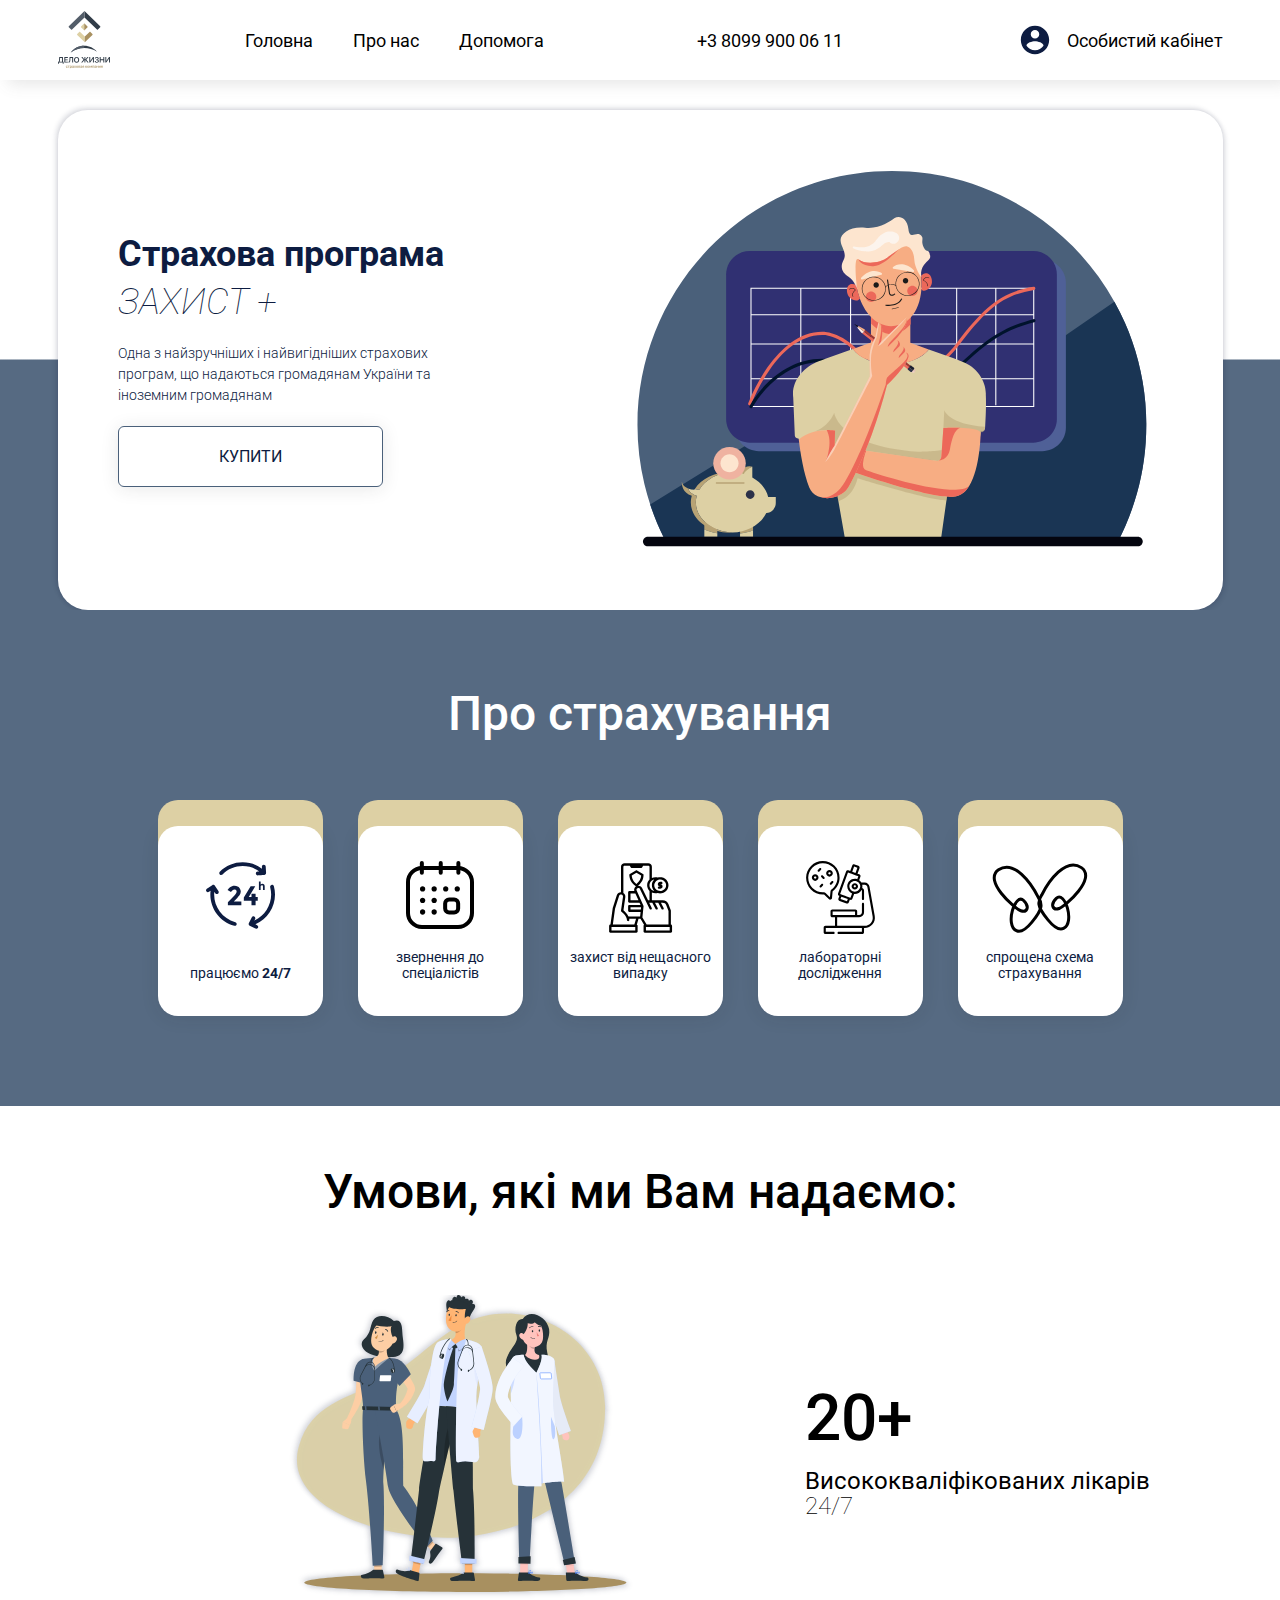
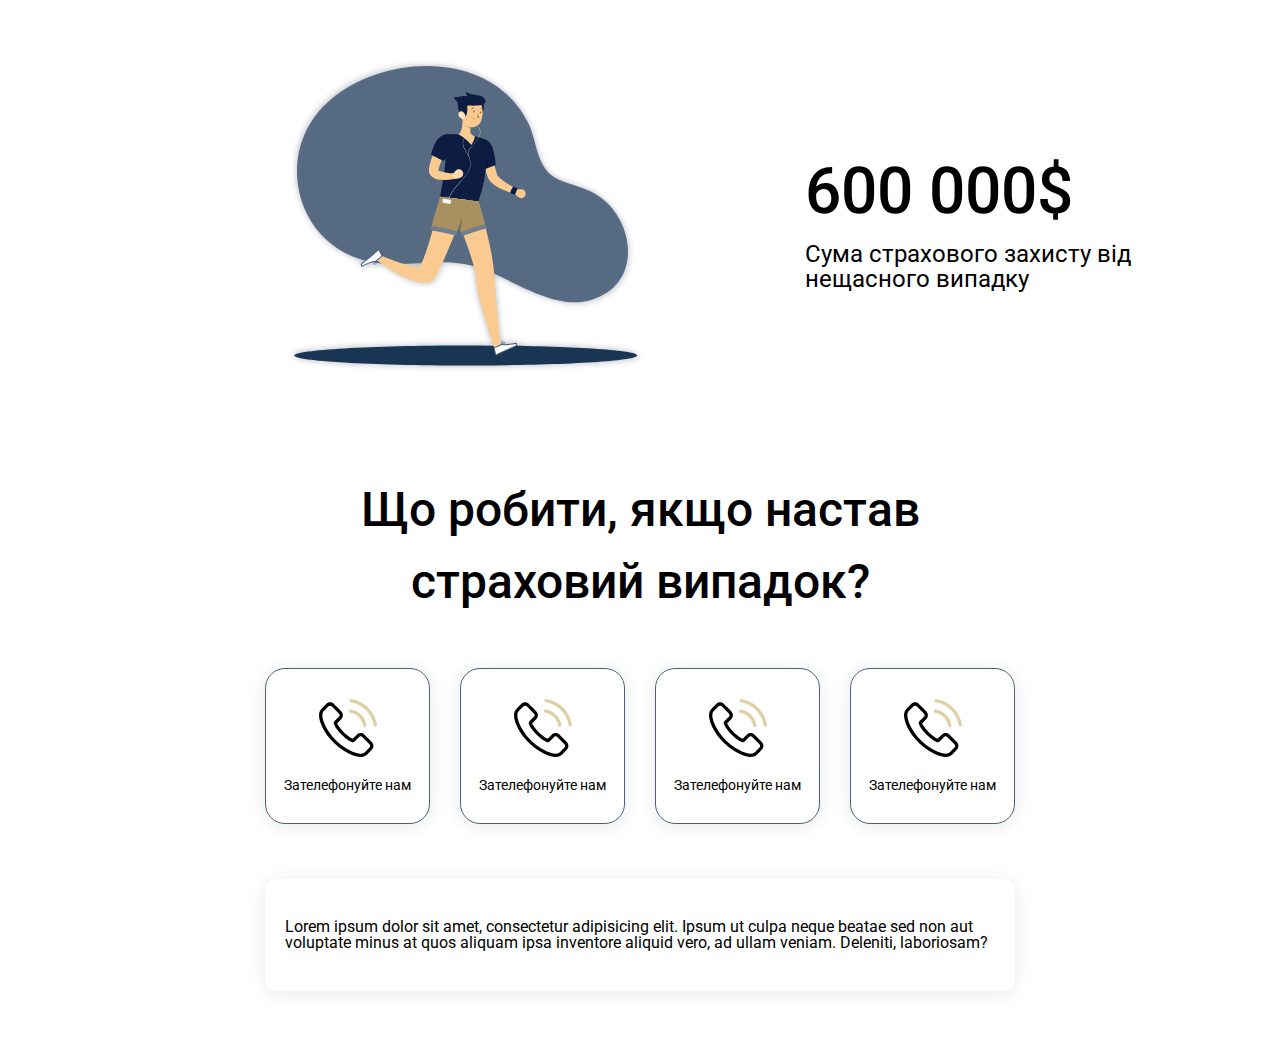
<file: 6--grid-layout/index.html>
<!DOCTYPE html>
<html lang="en">
  <head>
    <meta charset="UTF-8" />
    <meta http-equiv="X-UA-Compatible" content="IE=edge" />
    <meta name="viewport" content="width=device-width, initial-scale=1.0" />
    <title>Block Model & Flex Basics</title>

    <link rel="stylesheet" href="./css/reset.css" />
    <link rel="stylesheet" href="./css/style.css" />
  </head>

  <body>
    <header class="navigation--wrapper">
      <div class="navigation container">
        <figure class="navigation__logo">
          <svg
            width="100%"
            height="100%"
            viewBox="0 0 53 58"
            fill="none"
            xmlns="http://www.w3.org/2000/svg"
          >
            <path
              d="M26.5 6.44444V0L42.1922 15.3333C42.449 15.5841 42.4511 15.9958 42.1969 16.2492L39.8781 18.5612C39.628 18.8106 39.2232 18.8131 38.9699 18.5669L26.5 6.44444Z"
              fill="#313C48"
            />
            <path
              d="M26.4999 6.44444V0L10.8077 15.3333C10.5509 15.5841 10.5489 15.9958 10.8031 16.2492L13.1218 18.5612C13.372 18.8106 13.7768 18.8131 14.0301 18.5669L26.4999 6.44444Z"
              fill="#535D69"
            />
            <path
              d="M26.8231 31.2556L19.2197 23.9777C18.9585 23.7277 18.9542 23.3125 19.2103 23.0571L21.2098 21.0635C21.4565 20.8175 21.8544 20.8111 22.109 21.049L26.8231 25.4556V31.2556Z"
              fill="#DDD0A4"
            />
            <path
              d="M26.8232 31.2556L34.4266 23.9777C34.6879 23.7277 34.6921 23.3125 34.436 23.0571L32.4365 21.0635C32.1898 20.8175 31.7919 20.8111 31.5374 21.049L26.8232 25.4556V31.2556Z"
              fill="#A89060"
            />
            <path
              fill-rule="evenodd"
              clip-rule="evenodd"
              d="M26.2782 12.2444L23.0789 15.4342C22.8265 15.6859 22.8265 16.0939 23.0789 16.3456L26.2782 19.5354V12.2444Z"
              fill="#DDD0A4"
            />
            <path
              fill-rule="evenodd"
              clip-rule="evenodd"
              d="M26.2778 12.2444L29.4771 15.4342C29.7295 15.6859 29.7295 16.0939 29.4771 16.3456L26.2778 19.5354V12.2444Z"
              fill="#A89060"
            />
            <path
              d="M26.2162 34.8C20.7227 34.8 15.8471 37.4552 12.7944 41.5564C16.6386 38.7401 21.0921 37.078 26.2162 37.078C30.7998 37.078 35.3577 38.408 38.96 40.7045C35.8892 37.0912 31.3193 34.8 26.2162 34.8Z"
              fill="#313C48"
            />
            <path
              fill-rule="evenodd"
              clip-rule="evenodd"
              d="M12.7944 41.5564C15.8471 37.4552 20.7227 34.8 26.2162 34.8V37.078C21.0921 37.078 16.6386 38.7401 12.7944 41.5564Z"
              fill="#535D69"
            />
            <path
              d="M1.95018 49.373C1.92746 49.7078 1.88959 49.9784 1.83657 50.1849C1.78355 50.3888 1.6977 50.5612 1.57904 50.7022V50.7324H3.96495V46.9261H2.10546L1.95018 49.373ZM0.992035 51.5556V52.6317H0.102051V50.7324H0.492128C0.67644 50.6166 0.808985 50.4479 0.889778 50.2264C0.97057 50.0023 1.02233 49.6978 1.04505 49.3126L1.24199 46.1067H4.93825V50.7324H5.61994V52.6317H4.73375V51.5556H0.992035ZM9.8578 50.7324V51.5556H6.32056V46.1067H9.8578V46.93H7.29764V48.4026H9.71767V49.1767H7.29764V50.7324H9.8578ZM15.1522 51.5556H14.1751V46.9261H12.4368L12.2891 49.4448C12.2462 50.1723 12.1036 50.7136 11.8612 51.0684C11.6188 51.4209 11.2489 51.5971 10.7516 51.5971C10.6101 51.5971 10.4915 51.582 10.3956 51.5518V50.6984C10.4713 50.7161 10.5496 50.7248 10.6304 50.7248C10.8803 50.7248 11.0621 50.6191 11.1757 50.4077C11.2893 50.1937 11.3587 49.8539 11.384 49.3881L11.562 46.1067H15.1522V51.5556ZM18.5985 46.0161C19.3939 46.0161 20.0238 46.2691 20.4883 46.7751C20.9554 47.2811 21.1889 47.9671 21.1889 48.8331C21.1889 49.699 20.9554 50.385 20.4883 50.891C20.0238 51.3945 19.3939 51.6462 18.5985 51.6462C17.8007 51.6462 17.1682 51.3945 16.7011 50.891C16.2366 50.385 16.0043 49.699 16.0043 48.8331C16.0043 47.9671 16.2366 47.2811 16.7011 46.7751C17.1682 46.2691 17.8007 46.0161 18.5985 46.0161ZM19.7612 47.3868C19.4734 47.0269 19.0858 46.8469 18.5985 46.8469C18.1113 46.8469 17.7237 47.0256 17.4359 47.3831C17.148 47.7405 17.0041 48.2239 17.0041 48.8331C17.0041 49.4397 17.148 49.9218 17.4359 50.2793C17.7237 50.6367 18.1113 50.8155 18.5985 50.8155C19.0858 50.8155 19.4734 50.6367 19.7612 50.2793C20.049 49.9218 20.1929 49.4397 20.1929 48.8331C20.1929 48.2264 20.049 47.7443 19.7612 47.3868ZM28.3202 48.7009L30.6909 51.5556H29.4677L27.4188 49.0709H27.3885V51.5556H26.4341V49.0709H26.4039L24.3399 51.5556H23.1469L25.4987 48.7122L23.3098 46.1067H24.4459L26.4039 48.4894H26.4341V46.1067H27.3885V48.4894H27.4188L29.3805 46.1067H30.4977L28.3202 48.7009ZM34.9363 51.5556V47.6361H34.8871L32.2323 51.5556H31.2855V46.1067H32.2588V50.0376H32.308L34.959 46.1067H35.9058V51.5556H34.9363ZM38.0418 49.1653V48.38H38.7689C39.0669 48.38 39.308 48.3031 39.4923 48.1496C39.6766 47.9961 39.7687 47.7959 39.7687 47.5492C39.7687 47.305 39.6816 47.1125 39.5074 46.9715C39.3358 46.828 39.0996 46.7562 38.7992 46.7562C38.4962 46.7562 38.2513 46.8305 38.0645 46.979C37.8777 47.1275 37.7742 47.3302 37.754 47.587H36.8413C36.8665 47.0911 37.0571 46.6983 37.4131 46.4089C37.7691 46.1168 38.24 45.9708 38.8257 45.9708C39.3837 45.9708 39.8382 46.108 40.1891 46.3824C40.5401 46.6543 40.7155 47.0067 40.7155 47.4397C40.7155 47.7443 40.6209 48.0124 40.4315 48.244C40.2421 48.4756 39.996 48.6254 39.693 48.6933V48.7236C40.0591 48.7664 40.3494 48.9086 40.5641 49.1503C40.7786 49.3919 40.8859 49.6965 40.8859 50.064C40.8859 50.5298 40.6878 50.9175 40.2914 51.227C39.8975 51.5367 39.4027 51.6915 38.8068 51.6915C38.1983 51.6915 37.7022 51.5417 37.3185 51.2422C36.9372 50.9426 36.734 50.5461 36.7087 50.0527H37.6479C37.6681 50.307 37.783 50.5096 37.9925 50.6606C38.2047 50.8092 38.4773 50.8834 38.8106 50.8834C39.1313 50.8834 39.39 50.8029 39.5869 50.6418C39.7839 50.4806 39.8824 50.2692 39.8824 50.0074C39.8824 49.7431 39.7852 49.5367 39.5907 49.3881C39.3988 49.2396 39.1313 49.1653 38.7878 49.1653H38.0418ZM46.294 51.5556H45.3207V49.1918H42.6621V51.5556H41.685V46.1067H42.6621V48.3723H45.3207V46.1067H46.294V51.5556ZM50.9863 51.5556V47.6361H50.9371L48.2823 51.5556H47.3355V46.1067H48.3088V50.0376H48.358L51.009 46.1067H51.9558V51.5556H50.9863Z"
              fill="#313C48"
            />
            <path
              d="M9.72154 55.3687H9.27466C9.24816 55.2743 9.19826 55.1976 9.1251 55.1384C9.05186 55.0792 8.95905 55.0497 8.84672 55.0497C8.69773 55.0497 8.57907 55.1094 8.49071 55.229C8.40365 55.3473 8.36009 55.5078 8.36009 55.7105C8.36009 55.9156 8.40365 56.0773 8.49071 56.1957C8.57907 56.3127 8.69838 56.3713 8.84859 56.3713C8.96099 56.3713 9.05374 56.3436 9.12697 56.2882C9.20143 56.2328 9.25197 56.1547 9.27847 56.0541H9.72535C9.69633 56.2655 9.60287 56.4348 9.4451 56.562C9.28855 56.6878 9.08845 56.7507 8.84484 56.7507C8.55069 56.7507 8.31717 56.6576 8.14421 56.4713C7.97125 56.285 7.88477 56.0314 7.88477 55.7105C7.88477 55.3933 7.97125 55.1403 8.14421 54.9514C8.31717 54.7627 8.5494 54.6683 8.84103 54.6683C9.08593 54.6683 9.28668 54.7343 9.44322 54.8665C9.5997 54.9987 9.69252 55.166 9.72154 55.3687ZM11.5678 54.7098V55.0723H10.9505V56.7111H10.4828V55.0723H9.86548V54.7098H11.5678ZM12.9633 54.6758C13.2184 54.6758 13.4209 54.7684 13.5712 54.9534C13.7214 55.1384 13.7965 55.3908 13.7965 55.7105C13.7965 56.0289 13.7221 56.2806 13.5731 56.4656C13.4241 56.6506 13.2234 56.7432 12.971 56.7432C12.827 56.7432 12.7001 56.7111 12.5903 56.6469C12.4805 56.5814 12.3978 56.4921 12.3423 56.3788H12.3328V57.37H11.8613V54.7098H12.3214V55.0553H12.3309C12.389 54.937 12.4729 54.8445 12.5828 54.7778C12.6926 54.7098 12.8195 54.6758 12.9633 54.6758ZM12.8195 56.358C12.9722 56.358 13.0927 56.3001 13.1811 56.1843C13.2695 56.0673 13.3136 55.9093 13.3136 55.7105C13.3136 55.5128 13.2689 55.3555 13.1792 55.2384C13.0909 55.1214 12.971 55.0629 12.8195 55.0629C12.673 55.0629 12.555 55.122 12.4653 55.2403C12.3757 55.3587 12.3302 55.5153 12.329 55.7105C12.3302 55.9068 12.3757 56.0641 12.4653 56.1825C12.555 56.2995 12.673 56.358 12.8195 56.358ZM14.874 56.3882C15.0091 56.3882 15.1227 56.3486 15.2148 56.2693C15.3083 56.1888 15.3549 56.0887 15.3549 55.9691V55.8162L14.891 55.8445C14.7774 55.852 14.6891 55.8803 14.6259 55.9294C14.5641 55.9773 14.5332 56.0409 14.5332 56.1201C14.5332 56.202 14.5641 56.2674 14.6259 56.3165C14.6891 56.3643 14.7717 56.3882 14.874 56.3882ZM14.732 56.7432C14.5363 56.7432 14.3753 56.6872 14.2491 56.5752C14.1241 56.4631 14.0617 56.3177 14.0617 56.139C14.0617 55.9615 14.1273 55.8212 14.2585 55.718C14.3911 55.6148 14.5798 55.5556 14.8247 55.5405L15.3549 55.5103V55.3668C15.3549 55.2624 15.3215 55.1812 15.2546 55.1233C15.1889 55.0654 15.0974 55.0364 14.98 55.0364C14.8702 55.0364 14.7806 55.061 14.7111 55.11C14.6417 55.1591 14.5994 55.2258 14.5843 55.3102H14.1468C14.1569 55.1201 14.2384 54.9659 14.3911 54.8476C14.5451 54.7281 14.7477 54.6683 14.999 54.6683C15.2476 54.6683 15.4464 54.7287 15.5954 54.8495C15.7456 54.9703 15.8207 55.1314 15.8207 55.3328V56.7111H15.3663V56.392H15.3569C15.3 56.499 15.2142 56.5846 15.0993 56.6488C14.9844 56.7117 14.862 56.7432 14.732 56.7432ZM17.0194 55.9936H17.0099L16.5934 56.7111H16.0916L16.7391 55.7123L16.0972 54.7098H16.6274L17.0326 55.4122H17.0421L17.4417 54.7098H17.9586L17.3129 55.6991L17.951 56.7111H17.436L17.0194 55.9936ZM19.7821 56.4732C19.6067 56.6582 19.3706 56.7507 19.0739 56.7507C18.7773 56.7507 18.5412 56.6582 18.3657 56.4732C18.1903 56.2869 18.1025 56.0327 18.1025 55.7105C18.1025 55.3895 18.1909 55.1359 18.3676 54.9496C18.5444 54.762 18.7798 54.6683 19.0739 54.6683C19.3693 54.6683 19.6047 54.762 19.7802 54.9496C19.957 55.1359 20.0454 55.3895 20.0454 55.7105C20.0454 56.0327 19.9576 56.2869 19.7821 56.4732ZM18.7142 56.2032C18.8025 56.3203 18.9225 56.3788 19.0739 56.3788C19.2254 56.3788 19.3454 56.3203 19.4337 56.2032C19.5221 56.0862 19.5663 55.9219 19.5663 55.7105C19.5663 55.5003 19.5221 55.3366 19.4337 55.2195C19.3454 55.1013 19.2254 55.0421 19.0739 55.0421C18.9237 55.0421 18.8038 55.1013 18.7142 55.2195C18.6258 55.3366 18.5816 55.5003 18.5816 55.7105C18.5816 55.9219 18.6258 56.0862 18.7142 56.2032ZM21.2269 55.0288H20.8463V55.5273H21.1909C21.4131 55.5273 21.5242 55.443 21.5242 55.2743C21.5242 55.1963 21.4983 55.1359 21.4466 55.0931C21.3961 55.0503 21.3229 55.0288 21.2269 55.0288ZM21.2194 55.8256H20.8463V56.392H21.2572C21.3696 56.392 21.4554 56.3681 21.5147 56.3203C21.5741 56.2712 21.6038 56.2007 21.6038 56.1088C21.6038 55.92 21.4756 55.8256 21.2194 55.8256ZM20.3843 56.7111V54.7098H21.3367C21.5387 54.7098 21.6971 54.7551 21.8121 54.8458C21.9269 54.9351 21.9844 55.0591 21.9844 55.2177C21.9844 55.3221 21.9503 55.4159 21.8821 55.499C21.8152 55.5808 21.7319 55.6305 21.6322 55.6481V55.6632C21.7647 55.6809 21.8714 55.7324 21.9522 55.8181C22.033 55.9037 22.0734 56.0088 22.0734 56.1333C22.0734 56.3108 22.0084 56.4518 21.8783 56.5563C21.7496 56.6595 21.5741 56.7111 21.3519 56.7111H20.3843ZM23.1565 56.3882C23.2915 56.3882 23.4052 56.3486 23.4973 56.2693C23.5907 56.1888 23.6375 56.0887 23.6375 55.9691V55.8162L23.1735 55.8445C23.0599 55.852 22.9715 55.8803 22.9085 55.9294C22.8466 55.9773 22.8156 56.0409 22.8156 56.1201C22.8156 56.202 22.8466 56.2674 22.9085 56.3165C22.9715 56.3643 23.0542 56.3882 23.1565 56.3882ZM23.0145 56.7432C22.8188 56.7432 22.6579 56.6872 22.5316 56.5752C22.4066 56.4631 22.3441 56.3177 22.3441 56.139C22.3441 55.9615 22.4098 55.8212 22.5411 55.718C22.6736 55.6148 22.8624 55.5556 23.1073 55.5405L23.6375 55.5103V55.3668C23.6375 55.2624 23.604 55.1812 23.5371 55.1233C23.4715 55.0654 23.38 55.0364 23.2625 55.0364C23.1527 55.0364 23.0631 55.061 22.9936 55.11C22.9242 55.1591 22.8819 55.2258 22.8668 55.3102H22.4293C22.4395 55.1201 22.5209 54.9659 22.6736 54.8476C22.8277 54.7281 23.0302 54.6683 23.2815 54.6683C23.5302 54.6683 23.729 54.7287 23.878 54.8495C24.0282 54.9703 24.1033 55.1314 24.1033 55.3328V56.7111H23.6488V56.392H23.6393C23.5825 56.499 23.4967 56.5846 23.3818 56.6488C23.2669 56.7117 23.1445 56.7432 23.0145 56.7432ZM25.3095 55.6973H25.6579V55.0685H25.3095C25.2009 55.0685 25.1144 55.0975 25.05 55.1553C24.987 55.2133 24.9554 55.292 24.9554 55.3913C24.9554 55.4807 24.9876 55.5544 25.052 55.6123C25.1164 55.6689 25.2022 55.6973 25.3095 55.6973ZM25.6579 56.7111V56.0409H25.389L24.9213 56.7111H24.3949L24.9345 55.9672C24.7944 55.9244 24.6846 55.8533 24.6051 55.7538C24.5268 55.6532 24.4877 55.533 24.4877 55.3933C24.4877 55.1831 24.5584 55.0169 24.6997 54.8948C24.8424 54.7715 25.0336 54.7098 25.2735 54.7098H26.1199V56.7111H25.6579ZM28.237 55.6443L29.127 56.7111H28.5494L27.8033 55.8162H27.7882V56.7111H27.3186V54.7098H27.7882V55.5443H27.8033L28.538 54.7098H29.0872L28.237 55.6443ZM30.9088 56.4732C30.7333 56.6582 30.4973 56.7507 30.2006 56.7507C29.9039 56.7507 29.6679 56.6582 29.4924 56.4732C29.3169 56.2869 29.2292 56.0327 29.2292 55.7105C29.2292 55.3895 29.3176 55.1359 29.4943 54.9496C29.671 54.762 29.9065 54.6683 30.2006 54.6683C30.496 54.6683 30.7314 54.762 30.9069 54.9496C31.0836 55.1359 31.172 55.3895 31.172 55.7105C31.172 56.0327 31.0843 56.2869 30.9088 56.4732ZM29.8408 56.2032C29.9292 56.3203 30.0491 56.3788 30.2006 56.3788C30.3521 56.3788 30.472 56.3203 30.5604 56.2032C30.6487 56.0862 30.6929 55.9219 30.6929 55.7105C30.6929 55.5003 30.6487 55.3366 30.5604 55.2195C30.472 55.1013 30.3521 55.0421 30.2006 55.0421C30.0504 55.0421 29.9304 55.1013 29.8408 55.2195C29.7524 55.3366 29.7083 55.5003 29.7083 55.7105C29.7083 55.9219 29.7524 56.0862 29.8408 56.2032ZM31.9598 56.7111H31.5109V54.7098H32.1112L32.7039 56.1069H32.7191L33.3118 54.7098H33.9025V56.7111H33.4538V55.3423H33.4386L32.8725 56.6185H32.5392L31.973 55.3423H31.9598V56.7111ZM35.6238 56.7111V55.0723H34.7944V56.7111H34.3248V54.7098H36.0953V56.7111H35.6238ZM37.2523 56.3882C37.3873 56.3882 37.501 56.3486 37.5931 56.2693C37.6865 56.1888 37.7333 56.0887 37.7333 55.9691V55.8162L37.2693 55.8445C37.1557 55.852 37.0673 55.8803 37.0043 55.9294C36.9423 55.9773 36.9114 56.0409 36.9114 56.1201C36.9114 56.202 36.9423 56.2674 37.0043 56.3165C37.0673 56.3643 37.15 56.3882 37.2523 56.3882ZM37.1103 56.7432C36.9146 56.7432 36.7537 56.6872 36.6274 56.5752C36.5024 56.4631 36.4399 56.3177 36.4399 56.139C36.4399 55.9615 36.5056 55.8212 36.6369 55.718C36.7694 55.6148 36.9582 55.5556 37.2031 55.5405L37.7333 55.5103V55.3668C37.7333 55.2624 37.6998 55.1812 37.6329 55.1233C37.5672 55.0654 37.4757 55.0364 37.3583 55.0364C37.2485 55.0364 37.1589 55.061 37.0894 55.11C37.02 55.1591 36.9777 55.2258 36.9626 55.3102H36.5251C36.5353 55.1201 36.6166 54.9659 36.7694 54.8476C36.9235 54.7281 37.126 54.6683 37.3773 54.6683C37.626 54.6683 37.8248 54.7287 37.9738 54.8495C38.124 54.9703 38.1991 55.1314 38.1991 55.3328V56.7111H37.7446V56.392H37.7351C37.6783 56.499 37.5925 56.5846 37.4776 56.6488C37.3627 56.7117 37.2403 56.7432 37.1103 56.7432ZM39.9298 56.7111V55.8615H39.0815V56.7111H38.6119V54.7098H39.0815V55.499H39.9298V54.7098H40.3994V56.7111H39.9298ZM41.2856 56.7111H40.8236V54.7098H41.2856V56.0465H41.3007L42.1737 54.7098H42.6357V56.7111H42.1737V55.3649H42.1586L41.2856 56.7111ZM43.8514 55.6973H44.1998V55.0685H43.8514C43.7428 55.0685 43.6563 55.0975 43.592 55.1553C43.5289 55.2133 43.4973 55.292 43.4973 55.3913C43.4973 55.4807 43.5295 55.5544 43.5939 55.6123C43.6583 55.6689 43.7441 55.6973 43.8514 55.6973ZM44.1998 56.7111V56.0409H43.931L43.4632 56.7111H42.9368L43.4765 55.9672C43.3363 55.9244 43.2265 55.8533 43.147 55.7538C43.0687 55.6532 43.0296 55.533 43.0296 55.3933C43.0296 55.1831 43.1003 55.0169 43.2416 54.8948C43.3843 54.7715 43.5755 54.7098 43.8154 54.7098H44.6618V56.7111H44.1998Z"
              fill="#A89060"
            />
          </svg>
        </figure>

        <menu class="navigation__menu">
          <li class="navigation__item">
            <a class="navigation__link" href="#">Головна</a>
          </li>
          <li class="navigation__item">
            <a class="navigation__link" href="#">Про нас</a>
          </li>
          <li class="navigation__item">
            <a class="navigation__link" href="#">Допомога</a>
          </li>
        </menu>

        <a class="navigation__link" href="#">+3 8099 900 06 11</a>
        <!-- Чому телефон <a>? Бо користувачу буде зручніше скористуватись данним фрагментом сторінки, щоб одразу зателефонувати без копіюваааання, вставляяяяння. -->

        <figure class="navigation__profile">
          <svg
            class="navigation__profile-icon"
            width="100%"
            height="100%"
            viewBox="0 0 34 34"
            fill="none"
            xmlns="http://www.w3.org/2000/svg"
          >
            <g clip-path="url(#clip0_6861_307)">
              <path
                d="M17.0002 2.83331C9.18016 2.83331 2.8335 9.17998 2.8335 17C2.8335 24.82 9.18016 31.1666 17.0002 31.1666C24.8202 31.1666 31.1668 24.82 31.1668 17C31.1668 9.17998 24.8202 2.83331 17.0002 2.83331ZM17.0002 7.08331C19.3518 7.08331 21.2502 8.98165 21.2502 11.3333C21.2502 13.685 19.3518 15.5833 17.0002 15.5833C14.6485 15.5833 12.7502 13.685 12.7502 11.3333C12.7502 8.98165 14.6485 7.08331 17.0002 7.08331ZM17.0002 27.2C13.4585 27.2 10.3277 25.3866 8.50016 22.6383C8.54266 19.8191 14.1668 18.275 17.0002 18.275C19.8193 18.275 25.4577 19.8191 25.5002 22.6383C23.6727 25.3866 20.5418 27.2 17.0002 27.2Z"
                fill="#0D1C41"
              />
            </g>
            <defs>
              <clipPath id="clip0_6861_307">
                <rect width="34" height="34" fill="white" />
              </clipPath>
            </defs>
          </svg>
          <figcaption class="navigation__profile-text">
            Особистий кабінет
          </figcaption>
        </figure>
      </div>
    </header>

    <section class="hero-bg">
      <div class="hero container">
        <div class="hero__content">
          <h1 class="hero__title">Страхова програма</h1>
          <h2 class="hero__title hero__title--light">ЗАХИСТ +</h2>
          <p class="hero__text">
            Одна з найзручніших і найвигідніших страхових програм, що надаються
            громадянам України та іноземним громадянам
          </p>
          <a href="#" class="hero__btn">Купити</a>
        </div>
        <figure class="hero__image">
          <svg
            width="100%"
            height="100%"
            viewBox="0 0 543 400"
            fill="none"
            xmlns="http://www.w3.org/2000/svg"
          >
            <g id="Artboard 1 1">
              <path
                id="Vector"
                d="M526.283 264.939C526.283 270.722 526.092 276.461 525.709 282.155C523.803 310.864 517 339.037 505.593 365.458C503.82 369.532 501.958 373.549 500.005 377.509H43.7473C38.4484 366.833 33.9181 355.793 30.1908 344.473C27.9792 337.788 26.0459 330.984 24.3907 324.062C19.7809 304.692 17.4613 284.849 17.4796 264.939C17.4637 124.632 131.37 10.8889 271.874 10.8889C283.489 10.8839 295.091 11.6678 306.599 13.2353C309.258 13.6016 311.916 14.0051 314.574 14.451C317.484 14.9429 320.381 15.4738 323.266 16.0436C359.153 23.4628 393.016 38.5227 422.546 60.1964C452.076 81.8701 476.577 109.648 494.381 141.635C498.244 148.561 501.788 155.684 505.013 163.003C507.597 168.86 509.952 174.829 512.078 180.909C521.458 207.687 526.269 235.848 526.31 264.217C526.283 264.477 526.283 264.706 526.283 264.939Z"
                fill="#4A607A"
              />
              <path
                id="Vector_2"
                d="M526.283 264.939C526.283 270.722 526.092 276.461 525.709 282.155C523.803 310.864 517 339.037 505.593 365.458C503.82 369.532 501.958 373.549 500.005 377.509H43.7474C38.4485 366.833 33.9182 355.793 30.1909 344.473L175.027 255.086L311.124 267.827L494.365 141.662C498.228 148.588 501.772 155.71 504.997 163.029C507.581 168.886 509.936 174.855 512.062 180.935C521.442 207.714 526.253 235.875 526.294 264.244C526.283 264.477 526.283 264.706 526.283 264.939Z"
                fill="#1A3554"
              />
              <path
                id="Vector_3"
                d="M160.88 127.944C163.279 127.944 165.224 126.003 165.224 123.607C165.224 121.212 163.279 119.27 160.88 119.27C158.482 119.27 156.537 121.212 156.537 123.607C156.537 126.003 158.482 127.944 160.88 127.944Z"
                fill="#2C3149"
              />
              <path
                id="Vector_4"
                d="M422.308 99.4105H138.754C125.724 99.4105 115.161 109.959 115.161 122.97V267.583C115.161 280.595 125.724 291.143 138.754 291.143H422.308C435.338 291.143 445.901 280.595 445.901 267.583V122.97C445.901 109.959 435.338 99.4105 422.308 99.4105Z"
                fill="#4F6097"
              />
              <path
                id="Vector_5"
                d="M413.27 90.9166H129.717C116.686 90.9166 106.123 101.465 106.123 114.476V259.089C106.123 272.101 116.686 282.649 129.717 282.649H413.27C426.301 282.649 436.864 272.101 436.864 259.089V114.476C436.864 101.465 426.301 90.9166 413.27 90.9166Z"
                fill="#303072"
              />
              <path
                id="Vector_6"
                d="M130.461 127.78V247.123H414.275V127.78H130.461ZM413.191 154.297H376.344V128.842H413.212L413.191 154.297ZM284.447 155.358H336.137V183.531H284.468L284.447 155.358ZM283.383 183.531H231.124V155.358H283.405L283.383 183.531ZM337.2 155.358H375.259V183.531H337.221L337.2 155.358ZM337.2 154.297V128.842H375.259V154.297H337.2ZM336.137 154.297H284.468V128.842H336.158L336.137 154.297ZM283.383 154.297H231.124V128.842H283.405L283.383 154.297ZM230.04 154.297H181.338V128.842H230.061L230.04 154.297ZM230.04 155.358V183.531H181.338V155.358H230.04ZM180.274 183.531H131.524V155.358H180.274V183.531ZM180.274 184.593V218.207H131.524V184.593H180.274ZM181.338 184.593H230.061V218.207H181.338V184.593ZM231.124 184.593H283.405V218.207H231.124V184.593ZM284.468 184.593H336.158V218.207H284.468V184.593ZM337.221 184.593H375.28V218.207H337.221V184.593ZM376.344 184.593H413.212V218.207H376.344V184.593ZM376.344 183.531V155.358H413.212V183.531H376.344ZM180.274 128.852V154.307H131.524V128.842L180.274 128.852ZM131.524 246.062V219.269H180.274V245.281H181.338V219.269H230.061V245.281H231.124V219.269H283.405V245.281H284.468V219.269H336.158V245.281H337.221V219.269H375.28V245.281H376.344V219.269H413.212V246.062H131.524Z"
                fill="white"
              />
              <path
                id="Vector_7"
                d="M129.7 245.467C129.519 245.465 129.339 245.431 129.169 245.366C128.773 245.219 128.452 244.922 128.275 244.539C128.099 244.155 128.082 243.718 128.228 243.322C133.246 230.641 139.704 218.575 147.473 207.362C154.809 196.92 162.667 188.622 170.838 182.714C181.146 175.255 191.991 171.566 203.012 171.789C204.325 171.789 224.208 171.836 244.867 197.673C253.819 208.869 267.413 215.165 282.128 214.985C301.878 214.725 321.065 203.598 336.168 183.664C365.636 144.709 382.983 131.926 413.477 126.739C413.895 126.669 414.323 126.767 414.668 127.012C415.013 127.257 415.246 127.629 415.317 128.045C415.387 128.462 415.289 128.89 415.044 129.234C414.799 129.579 414.426 129.812 414.009 129.882C384.121 134.978 367.928 146.949 338.678 185.575C330.613 196.229 321.384 204.474 311.246 210.085C301.916 215.245 291.852 218.048 282.139 218.17C266.414 218.377 251.911 211.63 242.342 199.659C222.48 174.825 203.23 174.979 203.001 174.974H202.927C179.392 174.501 161.205 193.294 150.067 209.14C142.444 220.144 136.103 231.981 131.168 244.421C131.057 244.723 130.858 244.984 130.596 245.171C130.334 245.358 130.022 245.461 129.7 245.467Z"
                fill="#EC685A"
              />
              <path
                id="Vector_8"
                d="M130.992 248.185C130.718 248.184 130.447 248.113 130.208 247.977C129.969 247.841 129.77 247.646 129.628 247.411C129.487 247.175 129.409 246.907 129.402 246.632C129.395 246.358 129.46 246.086 129.589 245.844C129.849 245.356 136.112 233.746 148.281 222.051C159.408 211.359 177.701 198.719 201.975 198.719H202.975C204.171 198.719 223.969 198.719 244.66 217.703C254.707 226.929 270.066 231.505 286.791 230.237C304.951 228.867 322.527 220.761 336.291 207.409C366.881 177.745 384.19 166.915 413.446 159.127C413.651 159.062 413.868 159.04 414.082 159.061C414.297 159.081 414.505 159.146 414.694 159.249C414.883 159.352 415.049 159.493 415.182 159.662C415.315 159.831 415.412 160.026 415.468 160.234C415.524 160.442 415.537 160.659 415.506 160.872C415.475 161.085 415.402 161.289 415.29 161.473C415.178 161.657 415.03 161.816 414.854 161.941C414.679 162.067 414.48 162.155 414.27 162.201C385.291 169.92 369.002 180.128 338.513 209.692C324.218 223.553 305.935 231.989 287.036 233.401C269.428 234.722 253.198 229.86 242.501 220.039C222.597 201.766 203.209 201.878 203.007 201.894H202.953C179.285 201.549 161.417 213.865 150.578 224.259C143.466 231.057 137.351 238.822 132.412 247.325C132.277 247.585 132.073 247.802 131.823 247.954C131.573 248.106 131.285 248.186 130.992 248.185Z"
                fill="#00132C"
              />
              <path
                id="Vector_9"
                d="M205.346 302.2L205.404 302.063C205.388 302.11 205.368 302.155 205.346 302.2Z"
                fill="#EC685A"
              />
              <path
                id="Vector_10"
                d="M205.42 302.063C205.532 301.749 205.67 301.415 205.824 301.065C205.628 301.537 205.484 301.877 205.42 302.063Z"
                fill="#EC685A"
              />
              <path
                id="Vector_11"
                d="M97.3084 362.188V373.336C92.8231 372.727 88.4489 371.475 84.3208 369.62V362.188H97.3084Z"
                fill="#B8A375"
              />
              <path
                id="Vector_12"
                d="M133.039 362.188V370.231C129.318 372.004 124.879 372.97 120.046 373.453V362.188H133.039Z"
                fill="#B8A375"
              />
              <path
                id="Vector_13"
                d="M155.782 336.983V343.104C155.779 345.642 154.795 348.081 153.035 349.913C151.275 351.745 148.875 352.827 146.335 352.935C141.109 363.86 128.01 371.797 112.407 372.577C91.9977 371.627 75.8203 358.446 75.8203 342.318C75.8239 340.069 76.1425 337.832 76.7666 335.672C71.764 334.265 69.2547 331.255 68.0054 328.393C70.0507 329.116 72.1838 329.563 74.3477 329.721C74.4965 329.46 74.6507 329.19 74.8102 328.967C76.2992 329.347 77.8181 329.599 79.3503 329.721C85.1982 319.831 97.6542 312.802 112.338 312.101C115.162 312.243 117.969 312.63 120.727 313.259C120.933 312.975 121.166 312.712 121.423 312.473C124.4 309.479 132.306 306.793 132.306 306.793V317.596C140.493 322.108 146.335 328.999 148.169 336.983H155.782Z"
                fill="#DDD0A4"
              />
              <path
                id="Vector_14"
                d="M132.295 306.793C132.295 306.793 125.288 310.095 123.874 314.012C123.874 314.012 119.796 312.133 118.069 311.974C116.341 311.815 126.591 304.117 132.295 306.793Z"
                fill="#B8A375"
              />
              <path
                id="Vector_15"
                d="M112.386 372.593C111.53 372.641 110.663 372.662 109.786 372.662C88.2551 372.662 70.8071 359.088 70.8071 342.35C70.8068 340.089 71.1327 337.84 71.7747 335.672C60.8178 332.593 61.8439 321.768 61.8439 321.768C62.4074 325.283 65.0337 327.273 68.0267 328.393C69.276 331.255 71.7853 334.265 76.7879 335.672C76.1537 337.841 75.8279 340.09 75.8204 342.35C75.8204 358.462 91.9977 371.643 112.386 372.593Z"
                fill="#B8A375"
              />
              <path
                id="Vector_16"
                d="M112.385 312.101C97.7019 312.802 85.2353 319.831 79.398 329.721C77.8659 329.599 76.3469 329.347 74.8579 328.967C81.2374 318.939 94.4855 312.038 109.834 312.038C110.663 312.038 111.519 312.059 112.385 312.101Z"
                fill="#B8A375"
              />
              <path
                id="Vector_17"
                d="M130.179 338.921C132.593 338.921 134.549 336.967 134.549 334.557C134.549 332.147 132.593 330.193 130.179 330.193C127.766 330.193 125.809 332.147 125.809 334.557C125.809 336.967 127.766 338.921 130.179 338.921Z"
                fill="#2C3149"
              />
              <path
                id="Vector_18"
                d="M123.794 323.717H96.5642C96.4666 323.725 96.3682 323.713 96.2754 323.682C96.1826 323.65 96.0974 323.6 96.0251 323.534C95.9529 323.467 95.8952 323.387 95.8557 323.297C95.8163 323.208 95.7959 323.111 95.7959 323.013C95.7959 322.915 95.8163 322.818 95.8557 322.729C95.8952 322.639 95.9529 322.559 96.0251 322.493C96.0974 322.427 96.1826 322.376 96.2754 322.345C96.3682 322.313 96.4666 322.301 96.5642 322.31H123.794C123.892 322.301 123.99 322.313 124.083 322.345C124.176 322.376 124.261 322.427 124.333 322.493C124.405 322.559 124.463 322.639 124.503 322.729C124.542 322.818 124.562 322.915 124.562 323.013C124.562 323.111 124.542 323.208 124.503 323.297C124.463 323.387 124.405 323.467 124.333 323.534C124.261 323.6 124.176 323.65 124.083 323.682C123.99 323.713 123.892 323.725 123.794 323.717Z"
                fill="#B8A375"
              />
              <path
                id="Vector_19"
                d="M109.504 319.395C118.48 319.395 125.756 312.13 125.756 303.167C125.756 294.204 118.48 286.938 109.504 286.938C100.529 286.938 93.2524 294.204 93.2524 303.167C93.2524 312.13 100.529 319.395 109.504 319.395Z"
                fill="#EFB2A0"
              />
              <path
                id="Vector_20"
                d="M97.3084 373.32V376.776H84.3208V369.62C88.4498 371.47 92.8239 372.716 97.3084 373.32Z"
                fill="#DDD0A4"
              />
              <path
                id="Vector_21"
                d="M133.039 370.231V376.776H120.046V373.469C124.879 372.97 129.297 372.004 133.039 370.231Z"
                fill="#DDD0A4"
              />
              <path
                id="Vector_22"
                d="M109.504 312.186C114.492 312.186 118.536 308.148 118.536 303.167C118.536 298.186 114.492 294.147 109.504 294.147C104.516 294.147 100.472 298.186 100.472 303.167C100.472 308.148 104.516 312.186 109.504 312.186Z"
                fill="#FDE5CF"
              />
              <path
                id="Vector_23"
                d="M365.188 266.109C365.14 266.883 365.092 267.598 365.055 268.25C365.023 268.749 364.882 269.236 364.642 269.676C364.401 270.116 364.067 270.5 363.661 270.8C363.256 271.1 362.789 271.309 362.294 271.414C361.798 271.519 361.286 271.516 360.791 271.406L360.109 276.235L359.667 279.423C358.919 284.692 356.269 289.518 352.205 293.013C348.141 296.508 342.935 298.439 337.544 298.449C336.697 298.449 335.85 298.401 335.007 298.307C334.137 298.208 333.274 298.056 332.423 297.855L327.162 335.244L326.63 339.026L320.005 386H226.265L218.127 339.71L217.258 334.787L210.601 296.945C209.335 297.32 208.036 297.583 206.722 297.728C196.755 298.844 183.592 288.644 178.39 278.381C177.971 278.47 177.537 278.467 177.119 278.373C176.702 278.279 176.31 278.096 175.971 277.837C175.632 277.578 175.354 277.249 175.157 276.874C174.96 276.498 174.848 276.085 174.83 275.662L173.231 237.699L173.167 237.01C171.366 220.509 184.402 206.685 198.749 201.34L201.739 200.262C203.444 199.494 205.139 198.81 206.796 198.221L232.825 189C239.455 197.942 254.031 204.128 270.936 204.128C276.02 204.152 281.089 203.578 286.035 202.419C286.893 202.219 287.73 202.003 288.55 201.761C297.387 199.231 304.539 194.849 308.802 189.416L333.67 198.211C335.806 198.983 337.901 199.861 339.948 200.841L342.954 201.93C356.443 206.953 366.403 220.687 365.817 234.774C366.323 244.6 365.668 258.277 365.188 266.109Z"
                fill="#DDD0A4"
              />
              <path
                id="Vector_24"
                d="M308.779 189.392C302.027 198.194 287.674 204.256 271.034 204.256C254.165 204.256 239.62 197.997 233.006 188.978L250.949 182.544V150.267H290.332V182.783L308.779 189.392Z"
                fill="#F7AD83"
              />
              <path
                id="Vector_25"
                d="M290.597 154.307V164.309C286.291 169.012 279.8 174.278 272.352 174.278C262.963 174.278 255.095 167.653 251.214 163.661V154.918L264.962 154.307H290.597Z"
                fill="#EC685A"
              />
              <path
                id="Vector_26"
                d="M300.815 113.309C300.922 114.073 301.023 114.832 301.108 115.602V115.66C301.655 120.431 301.732 125.245 301.336 130.031C301.336 130.031 301.336 130.063 301.336 130.079C300.395 141.168 296.78 151.154 290.534 157.784C286.502 162.159 281.076 165.003 275.18 165.832C258.7 168.2 246.308 155.953 239.891 138.833C238.22 134.371 236.974 129.762 236.17 125.067C236.026 124.266 235.898 123.448 235.781 122.636C232.214 97.8339 230.96 79.7526 262.145 75.2774C267.461 74.513 272.315 78.3777 277.615 77.6185C289.752 75.8773 297.37 94.6062 300.369 110.75C300.369 110.819 300.395 110.888 300.411 110.952C300.564 111.73 300.698 112.516 300.815 113.309Z"
                fill="#F7AD83"
              />
              <path
                id="Vector_27"
                d="M292.942 112.034L273.532 108.764C273.337 108.732 273.155 108.643 273.011 108.507C272.866 108.372 272.765 108.196 272.721 108.003C272.676 107.81 272.69 107.609 272.761 107.424C272.832 107.239 272.956 107.079 273.118 106.965C276.462 104.65 284.282 101.21 293.825 110.261C293.969 110.419 294.062 110.618 294.092 110.83C294.122 111.042 294.087 111.258 293.991 111.45C293.896 111.641 293.745 111.8 293.557 111.904C293.37 112.009 293.156 112.054 292.942 112.034Z"
                fill="#FDE5CF"
              />
              <path
                id="Vector_28"
                d="M256.169 127.721C257.667 127.721 258.881 126.509 258.881 125.014C258.881 123.519 257.667 122.307 256.169 122.307C254.672 122.307 253.458 123.519 253.458 125.014C253.458 126.509 254.672 127.721 256.169 127.721Z"
                fill="#1A1A1A"
              />
              <path
                id="Vector_29"
                d="M285.537 123.512C287.034 123.512 288.248 122.3 288.248 120.804C288.248 119.309 287.034 118.097 285.537 118.097C284.039 118.097 282.825 119.309 282.825 120.804C282.825 122.3 284.039 123.512 285.537 123.512Z"
                fill="#1A1A1A"
              />
              <path
                id="Vector_30"
                d="M268.854 145.951C267.833 145.958 266.812 145.887 265.802 145.739C265.732 145.727 265.666 145.701 265.606 145.663C265.546 145.625 265.494 145.576 265.453 145.518C265.413 145.46 265.384 145.395 265.368 145.325C265.353 145.256 265.351 145.185 265.364 145.115C265.376 145.046 265.402 144.979 265.44 144.919C265.478 144.859 265.527 144.808 265.585 144.767C265.643 144.726 265.709 144.698 265.778 144.682C265.847 144.667 265.918 144.665 265.988 144.677C266.095 144.677 276.924 146.509 281.145 138.838C281.213 138.716 281.327 138.626 281.461 138.587C281.595 138.548 281.74 138.564 281.863 138.631C281.924 138.664 281.978 138.709 282.023 138.764C282.067 138.818 282.099 138.88 282.119 138.948C282.139 139.015 282.145 139.085 282.138 139.155C282.13 139.224 282.109 139.291 282.075 139.353C278.965 145.033 272.639 145.951 268.854 145.951Z"
                fill="#1A1A1A"
              />
              <path
                id="Vector_31"
                d="M272.001 149.301C271.941 149.3 271.882 149.28 271.835 149.242C271.788 149.205 271.755 149.153 271.741 149.094C271.733 149.06 271.732 149.025 271.738 148.99C271.744 148.955 271.756 148.922 271.775 148.893C271.794 148.863 271.818 148.838 271.847 148.817C271.876 148.797 271.908 148.783 271.943 148.776L278.455 147.284C278.489 147.275 278.524 147.273 278.559 147.279C278.593 147.284 278.627 147.296 278.656 147.314C278.686 147.333 278.712 147.357 278.732 147.385C278.752 147.414 278.767 147.446 278.774 147.48C278.79 147.548 278.778 147.62 278.741 147.68C278.705 147.74 278.646 147.782 278.577 147.799L272.06 149.296L272.001 149.301Z"
                fill="#1A1A1A"
              />
              <path
                id="Vector_32"
                d="M272.001 135.759C271.316 135.774 270.643 135.58 270.071 135.201C269.751 134.973 269.483 134.681 269.283 134.342C269.083 134.004 268.957 133.627 268.913 133.237L267.025 120.125C267.006 119.985 267.042 119.844 267.127 119.731C267.212 119.619 267.338 119.545 267.477 119.525C267.547 119.514 267.618 119.518 267.686 119.535C267.754 119.552 267.818 119.582 267.874 119.624C267.931 119.666 267.978 119.719 268.014 119.779C268.05 119.84 268.073 119.907 268.083 119.976L269.965 133.083C269.989 133.329 270.065 133.568 270.188 133.783C270.311 133.998 270.477 134.185 270.678 134.331C270.995 134.518 271.347 134.64 271.712 134.688C272.077 134.736 272.449 134.711 272.804 134.612C273.392 134.525 273.932 134.236 274.33 133.795C274.407 133.681 274.525 133.602 274.658 133.574C274.792 133.545 274.932 133.569 275.049 133.641C275.165 133.713 275.25 133.827 275.284 133.96C275.319 134.092 275.3 134.233 275.234 134.352C274.687 135.048 273.897 135.511 273.022 135.647C272.687 135.721 272.345 135.759 272.001 135.759Z"
                fill="#1A1A1A"
              />
              <path
                id="Vector_33"
                d="M242.134 119.483L261.273 114.774C261.466 114.728 261.641 114.626 261.775 114.48C261.91 114.335 261.997 114.152 262.027 113.957C262.057 113.761 262.027 113.561 261.942 113.382C261.857 113.203 261.72 113.054 261.549 112.953C258.041 110.893 249.987 108.048 241.146 117.784C241.017 117.951 240.941 118.152 240.927 118.362C240.914 118.573 240.963 118.782 241.069 118.964C241.175 119.146 241.333 119.293 241.523 119.385C241.713 119.478 241.925 119.511 242.134 119.483Z"
                fill="#FDE5CF"
              />
              <path
                id="Vector_34"
                d="M239.976 138.827C239.506 139.26 238.983 139.631 238.418 139.931C235.393 141.598 229.673 139.353 227.833 134.83C225.994 130.307 227.1 125.587 230.295 124.292C232.012 123.597 234.266 123.915 236.27 125.067C237.07 129.76 238.31 134.367 239.976 138.827Z"
                fill="#EC685A"
              />
              <path
                id="Vector_35"
                d="M232.91 136.831C230.901 133.98 234.17 130.726 234.989 129.988C234.765 129.61 234.464 129.282 234.106 129.025C233.748 128.768 233.341 128.588 232.91 128.497C231.188 128.189 229.45 129.558 229.434 129.558L229.099 129.144C229.178 129.081 231.039 127.615 233.001 127.96C233.543 128.076 234.053 128.308 234.496 128.641C234.938 128.974 235.303 129.399 235.563 129.887L235.68 130.084L235.499 130.227C235.462 130.264 231.353 133.694 233.346 136.518L232.91 136.831Z"
                fill="#1A1A1A"
              />
              <path
                id="Vector_36"
                d="M311.91 122.763C311.421 127.621 306.557 131.384 303.186 130.636C302.572 130.505 301.976 130.3 301.411 130.025C301.413 129.985 301.413 129.944 301.411 129.903C301.586 127.87 301.666 125.8 301.645 123.708C301.645 123.177 301.645 122.646 301.645 122.116C301.592 120.146 301.464 118.161 301.251 116.17C301.251 115.989 301.214 115.809 301.193 115.639C301.428 115.402 301.676 115.179 301.937 114.97C303 114.071 304.306 113.505 305.69 113.346C305.987 113.316 306.287 113.316 306.584 113.346C310.013 113.691 312.394 117.906 311.91 122.763Z"
                fill="#EC685A"
              />
              <path
                id="Vector_37"
                d="M307.333 126.304C307.305 126.309 307.276 126.309 307.248 126.304C307.182 126.281 307.128 126.233 307.097 126.171C307.066 126.108 307.061 126.036 307.083 125.97C308.2 122.7 303.293 120.56 303.24 120.539L303.027 120.449L303.091 120.231C303.201 119.689 303.43 119.177 303.761 118.733C304.092 118.289 304.516 117.923 305.005 117.662C306.796 116.775 308.986 117.662 309.082 117.699C309.115 117.712 309.144 117.732 309.169 117.757C309.194 117.782 309.213 117.812 309.227 117.844C309.24 117.877 309.247 117.912 309.246 117.947C309.246 117.982 309.239 118.017 309.226 118.049C309.212 118.082 309.192 118.111 309.167 118.136C309.142 118.16 309.112 118.18 309.08 118.193C309.047 118.207 309.012 118.213 308.977 118.213C308.942 118.213 308.907 118.206 308.875 118.193C308.875 118.193 306.807 117.359 305.238 118.139C304.847 118.346 304.504 118.632 304.229 118.978C303.955 119.324 303.755 119.724 303.644 120.151C304.638 120.634 308.694 122.838 307.562 126.14C307.543 126.186 307.512 126.226 307.472 126.255C307.431 126.285 307.383 126.301 307.333 126.304Z"
                fill="#1A1A1A"
              />
              <path
                id="Vector_38"
                d="M251.087 141.981C253.956 141.981 256.281 139.658 256.281 136.794C256.281 133.93 253.956 131.607 251.087 131.607C248.218 131.607 245.893 133.93 245.893 136.794C245.893 139.658 248.218 141.981 251.087 141.981Z"
                fill="#EC685A"
              />
              <path
                id="Vector_39"
                d="M292.41 136.051C295.279 136.051 297.604 133.729 297.604 130.864C297.604 128 295.279 125.678 292.41 125.678C289.542 125.678 287.216 128 287.216 130.864C287.216 133.729 289.542 136.051 292.41 136.051Z"
                fill="#EC685A"
              />
              <path
                id="Vector_40"
                d="M301.246 117.301C301.246 117.301 294.675 108.276 294.298 99.8458C293.92 91.4157 290.316 87.1529 286.759 86.2716C285.047 85.8469 282.341 87.0414 279.348 88.8941C274.835 91.6811 269.667 95.9493 266.27 98.3594C260.082 102.76 245.638 105.085 238.216 99.2778C233.607 95.6786 236.09 124.228 237.403 129.006C237.403 129.006 233.947 120.072 228.503 116.722C223.06 113.372 219.375 107.92 223.453 100.313C227.531 92.7057 220.752 87.2856 220.577 80.2888C220.401 73.292 230.726 66.0404 245.032 67.702C259.338 69.3636 270.523 60.9547 274.659 58.0881C278.795 55.2214 287.158 57.3236 288.412 68.9124C289.667 80.5011 296.291 70.9297 300.922 75.373C304.446 78.7652 300.39 80.4056 303.649 87.1688C306.908 93.932 308.768 87.4661 310.161 95.7263C311.214 101.991 299.89 101.895 301.246 117.301Z"
                fill="#FDE5CF"
              />
              <path
                id="Vector_41"
                d="M253.798 140.685C250.915 140.677 248.132 139.633 245.956 137.745C243.779 135.858 242.355 133.251 241.943 130.402C241.596 127.984 241.998 125.517 243.095 123.333C244.192 121.149 245.931 119.352 248.079 118.183C250.228 117.014 252.683 116.528 255.116 116.792C257.548 117.056 259.842 118.056 261.689 119.658C263.536 121.26 264.849 123.388 265.451 125.756C266.053 128.125 265.915 130.62 265.056 132.908C264.198 135.196 262.659 137.167 260.647 138.557C258.635 139.947 256.245 140.69 253.798 140.685ZM253.83 117.242C253.282 117.245 252.735 117.284 252.193 117.359C249.251 117.782 246.589 119.327 244.766 121.671C242.943 124.014 242.102 126.973 242.42 129.923C242.738 132.873 244.189 135.585 246.469 137.488C248.75 139.391 251.68 140.337 254.644 140.125C257.608 139.914 260.374 138.562 262.36 136.355C264.347 134.148 265.397 131.257 265.292 128.292C265.187 125.326 263.933 122.517 261.795 120.456C259.657 118.395 256.802 117.243 253.83 117.242Z"
                fill="#1A1A1A"
              />
              <path
                id="Vector_42"
                d="M287.508 135.849C284.398 135.847 281.41 134.64 279.172 132.482C276.935 130.324 275.624 127.383 275.514 124.279C275.405 121.175 276.506 118.149 278.585 115.839C280.665 113.53 283.561 112.115 286.663 111.895C289.766 111.674 292.833 112.664 295.22 114.657C297.606 116.649 299.125 119.488 299.457 122.577C299.789 125.665 298.908 128.761 297 131.214C295.092 133.667 292.305 135.285 289.226 135.727C288.657 135.809 288.083 135.85 287.508 135.849ZM287.54 112.406C285.963 112.401 284.402 112.72 282.954 113.345C281.506 113.969 280.202 114.885 279.125 116.035C278.047 117.185 277.218 118.544 276.691 120.028C276.163 121.512 275.947 123.089 276.057 124.66C276.167 126.232 276.6 127.763 277.33 129.16C278.059 130.556 279.069 131.787 280.296 132.777C281.523 133.766 282.942 134.492 284.463 134.909C285.983 135.326 287.574 135.426 289.135 135.201C292.003 134.789 294.609 133.309 296.429 131.057C298.249 128.806 299.148 125.95 298.946 123.064C298.744 120.177 297.456 117.474 295.34 115.497C293.225 113.52 290.438 112.416 287.54 112.406Z"
                fill="#1A1A1A"
              />
              <path
                id="Vector_43"
                d="M265.425 127.297C265.375 127.298 265.325 127.284 265.282 127.258C265.24 127.231 265.206 127.193 265.184 127.147C265.163 127.102 265.155 127.051 265.162 127.001C265.169 126.951 265.19 126.905 265.223 126.867C265.265 126.808 269.795 121.447 276.041 125.306C276.101 125.343 276.144 125.403 276.16 125.472C276.176 125.54 276.164 125.612 276.127 125.672C276.089 125.732 276.03 125.775 275.961 125.791C275.892 125.807 275.82 125.795 275.76 125.757C269.912 122.137 265.659 127.153 265.659 127.201C265.631 127.235 265.594 127.261 265.554 127.278C265.513 127.295 265.469 127.301 265.425 127.297Z"
                fill="#1A1A1A"
              />
              <path
                id="Vector_44"
                d="M233.814 86.5742C235.549 86.9781 237.315 87.2286 239.093 87.3227C240.837 87.4282 242.586 87.3731 244.319 87.1581C245.971 86.9531 247.59 86.5448 249.141 85.9424C250.578 85.3729 251.917 84.585 253.112 83.6066C253.675 83.1194 254.196 82.5867 254.67 82.014C254.911 81.7404 255.137 81.4532 255.345 81.154L255.659 80.7081L256.121 80.1029C256.745 79.2567 257.414 78.445 258.126 77.6716C258.498 77.2787 258.833 76.87 259.247 76.4877L260.502 75.3464C262.463 73.6473 264.79 72.4228 267.302 71.7683C267.663 71.673 268.031 71.6038 268.402 71.5613C268.785 71.5135 269.157 71.4498 269.556 71.4339C269.954 71.418 270.353 71.4339 270.752 71.4339C271.163 71.452 271.573 71.491 271.98 71.5507C272.828 71.6671 273.661 71.8772 274.462 72.1771C274.887 72.3305 275.302 72.5078 275.707 72.708C275.924 72.8301 276.142 72.9522 276.355 73.0796L276.727 73.3238L276.913 73.4565C277.025 73.5414 277.137 73.637 277.248 73.7325C277.809 74.2415 278.264 74.8556 278.586 75.54C278.909 76.2244 279.094 76.9657 279.13 77.7214C279.166 78.4771 279.053 79.2324 278.796 79.9444C278.54 80.6563 278.146 81.3109 277.636 81.8707C277.127 82.4305 276.512 82.8846 275.826 83.207C275.141 83.5295 274.399 83.7139 273.642 83.7499C272.885 83.7859 272.129 83.6727 271.416 83.4168C270.703 83.1608 270.047 82.7671 269.486 82.2582C269.55 82.3175 269.618 82.3725 269.689 82.4228L269.736 82.4493L269.827 82.4918H269.896C269.896 82.4918 269.933 82.444 269.896 82.4175C269.867 82.3401 269.817 82.2722 269.752 82.2211C269.704 82.1945 269.673 82.1414 269.614 82.1149C269.55 82.0944 269.49 82.0658 269.433 82.03C269.361 82.0243 269.288 82.0225 269.215 82.0246C269.131 81.9911 269.04 81.9749 268.95 81.9769C267.819 81.9775 266.708 82.2682 265.723 82.8209L264.771 83.3518C264.452 83.527 264.144 83.7818 263.819 83.9888C263.158 84.4428 262.522 84.9338 261.916 85.4593L261.432 85.8575L260.8 86.4149C260.383 86.7934 259.944 87.1479 259.487 87.4766C256.84 89.4397 253.748 90.7165 250.486 91.1927C248.459 91.4946 246.402 91.5464 244.362 91.3466C242.407 91.1593 240.475 90.7914 238.588 90.2477C236.731 89.7243 234.924 89.0386 233.187 88.1986C233.012 88.0977 232.879 87.9387 232.809 87.7494C232.74 87.5601 232.739 87.3524 232.808 87.1627C232.876 86.9731 233.009 86.8134 233.183 86.7117C233.358 86.6099 233.562 86.5725 233.761 86.606L233.814 86.5742Z"
                fill="#FCF4ED"
              />
              <path
                id="Vector_45"
                d="M279.348 88.894C273.134 94.4787 263.357 105.712 253.373 106.152C241.459 106.683 238.216 99.2777 238.216 99.2777C245.659 105.085 260.082 102.76 266.27 98.3593C269.667 95.9492 274.835 91.6811 279.348 88.894Z"
                fill="#EC685A"
              />
              <path
                id="Vector_46"
                d="M313.309 300.449L246.228 290.702L312.538 300.311L313.309 300.449Z"
                fill="#406468"
              />
              <g id="Group" opacity="0.7">
                <path
                  id="Vector_47"
                  opacity="0.7"
                  d="M324.276 250.24L323.372 267.912L359.959 277.016L360.639 272.143C361.132 272.254 361.644 272.257 362.138 272.151C362.632 272.045 363.097 271.834 363.502 271.531C363.906 271.228 364.24 270.841 364.48 270.397C364.72 269.953 364.861 269.462 364.892 268.958C364.929 268.3 364.977 267.578 365.025 266.797C328.524 264.244 324.276 250.24 324.276 250.24Z"
                  fill="#B8A375"
                />
                <path
                  id="Vector_48"
                  opacity="0.7"
                  d="M326.392 336.51C325.727 336.452 325.004 336.383 324.234 336.298C323.776 336.25 323.298 336.192 322.793 336.128C319.571 335.746 315.499 335.12 310.433 334.143L309.321 333.925L308.024 333.654C306.217 333.283 304.303 332.874 302.251 332.417L301.602 332.269C300.608 332.046 299.582 331.807 298.535 331.563L297.689 331.361C296.559 331.089 295.393 330.804 294.191 330.506L293.293 330.283C291.767 329.901 290.199 329.498 288.577 329.073L287.594 328.813L285.6 328.282L283.644 327.751C281.049 327.034 278.328 326.275 275.51 325.453L273.649 324.922C270.172 323.899 266.506 322.788 262.65 321.588L261.358 321.179C254.027 318.88 246.015 316.247 237.265 313.216L235.771 312.685C233.331 317.803 231.023 322.342 228.918 326.286C226.483 330.846 222.289 334.164 217.483 336.102L218.339 341.086C222.363 339.913 233.469 335.183 237.632 318.132C237.632 318.132 306.291 339.584 326.562 340.391L327.094 336.574H326.961L326.392 336.51Z"
                  fill="#B8A375"
                />
                <path
                  id="Vector_49"
                  opacity="0.7"
                  d="M214.66 285.558L223.591 267.949C214.995 259.79 214.229 252.735 214.229 252.735C214.229 252.735 210.093 265.295 194.984 271.527C198.816 270.611 202.74 270.139 206.68 270.121C207.488 270.121 208.312 270.121 209.152 270.121C209.471 270.121 209.79 270.121 210.109 270.158C210.806 270.184 211.518 270.232 212.236 270.29L213.044 270.354L214.054 270.45L215.085 270.566L215.043 271.984L214.66 285.558Z"
                  fill="#B8A375"
                />
                <path
                  id="Vector_50"
                  opacity="0.7"
                  d="M312.537 300.311L316.339 300.842C316.963 300.932 317.599 300.887 318.205 300.709C319.062 300.457 319.821 299.949 320.381 299.253C320.94 298.558 321.274 297.708 321.336 296.818L321.814 290.023C313.84 291.509 298.683 291.716 298.683 291.716C276.887 290.272 260.714 286.768 248.71 282.421C248.604 282.681 248.508 282.952 248.402 283.206C248.211 283.737 248.014 284.22 247.817 284.719C247.034 286.719 246.256 288.665 245.483 290.559L246.228 290.67L312.537 300.311Z"
                  fill="#B8A375"
                />
              </g>
              <path
                id="Vector_51"
                d="M294.122 208.689L294.186 208.742C294.159 208.857 294.109 208.966 294.037 209.06L293.021 210.345L294.957 211.869L294.691 212.209C294.095 212.962 292.873 212.984 291.958 212.262L291.554 211.943L294.122 208.689Z"
                fill="#EFCEC5"
              />
              <path
                id="Vector_52"
                d="M244.021 171.741L289.56 207.579L288.093 209.432L242.07 173.211C242.833 172.89 243.503 172.385 244.021 171.741Z"
                fill="#EC685A"
              />
              <path
                id="Vector_53"
                d="M237.78 166.851L244.021 171.741C243.504 172.385 242.833 172.89 242.07 173.211L241.183 172.516L237.158 167.557L237.509 167.159L237.78 166.851Z"
                fill="#FDEFE7"
              />
              <path
                id="Vector_54"
                d="M234.415 164.197L237.78 166.851L237.509 167.181L237.158 167.579L234.415 164.197Z"
                fill="#2C3149"
              />
              <path
                id="Vector_55"
                d="M245 169.729L290.922 205.875L289.561 207.601L244.021 171.741L244.053 171.709C244.511 171.126 244.834 170.45 245 169.729Z"
                fill="#9A3836"
              />
              <path
                id="Vector_56"
                d="M244.011 168.954L245 169.729C244.837 170.458 244.513 171.141 244.053 171.73L244.022 171.762L237.78 166.851L237.94 166.65C238.094 166.459 238.243 166.262 238.381 166.066L244.011 168.954Z"
                fill="#F7AD83"
              />
              <path
                id="Vector_57"
                d="M238.381 166.066C238.243 166.262 238.094 166.459 237.94 166.65L237.78 166.851L234.415 164.197L234.187 163.916L238.381 166.066Z"
                fill="#030205"
              />
              <path
                id="Vector_58"
                d="M294.122 208.689L294.186 208.742C294.159 208.858 294.109 208.966 294.037 209.061L291.91 211.715C291.826 211.822 291.714 211.905 291.586 211.954C291.39 212.023 291.18 212.04 290.976 212.003C290.771 211.966 290.58 211.876 290.422 211.741L288.258 210.037C288.025 209.885 287.86 209.647 287.8 209.375C287.741 209.103 287.791 208.818 287.939 208.583L289.034 207.192L292.883 210.223L294.122 208.689Z"
                fill="#2C3149"
              />
              <path
                id="Vector_59"
                d="M294.202 208.742L294.537 209.007C295.456 209.729 295.722 210.924 295.127 211.662L294.973 211.858L293.038 210.335L294.053 209.05C294.123 208.959 294.174 208.854 294.202 208.742Z"
                fill="#E2BEB5"
              />
              <path
                id="Vector_60"
                d="M290.06 205.928L289.045 207.213L292.894 210.244L293.022 210.345L294.037 209.06C294.109 208.966 294.159 208.858 294.186 208.742C294.221 208.527 294.196 208.307 294.112 208.106C294.028 207.905 293.89 207.732 293.713 207.606L291.544 205.902C291.342 205.712 291.074 205.609 290.797 205.614C290.52 205.619 290.255 205.732 290.06 205.928Z"
                fill="#191E30"
              />
              <path
                id="Vector_61"
                d="M360.655 272.143C360.655 272.143 360.554 307.61 349.172 325.967C345.637 331.664 341.033 335.703 335.004 336.542C334.389 336.629 333.77 336.68 333.149 336.696C332.281 336.765 331.409 336.783 330.539 336.749L329.714 336.723C328.944 336.723 328.04 336.643 326.977 336.558L326.408 336.51C325.743 336.452 325.02 336.383 324.249 336.298C323.792 336.25 323.314 336.192 322.809 336.128C319.587 335.746 315.515 335.12 310.448 334.143L309.337 333.925L308.024 333.654C306.217 333.283 304.303 332.874 302.251 332.417L301.602 332.269C300.608 332.046 299.582 331.807 298.535 331.563L297.689 331.361C296.559 331.089 295.393 330.804 294.191 330.506L293.293 330.283C291.767 329.901 290.199 329.498 288.577 329.073L287.594 328.813L285.6 328.282L283.644 327.751C281.049 327.034 278.328 326.275 275.51 325.452L273.649 324.922C270.172 323.899 266.506 322.788 262.65 321.588L261.358 321.179C254.027 318.88 246.015 316.247 237.265 313.216L235.771 312.685L235.563 312.616C234.022 312.085 232.453 311.554 230.869 310.971L227.515 309.787L230.231 302.068L231.56 298.293L233.687 292.316L234.846 289.035L237.908 289.481L240.837 289.906L241.624 290.023L245.516 290.553L246.26 290.665L312.57 300.274L316.371 300.804C316.995 300.895 317.632 300.85 318.237 300.672C319.094 300.419 319.853 299.911 320.413 299.216C320.972 298.52 321.306 297.671 321.368 296.78L321.846 289.985L321.942 288.573L323.399 267.87C323.399 267.87 331.538 267.397 340.246 267.673C349.066 267.992 358.529 269.043 360.655 272.143Z"
                fill="#F7AD83"
              />
              <path
                id="Vector_62"
                d="M349.156 325.967C345.621 331.664 341.017 335.704 334.988 336.542C334.373 336.629 333.754 336.68 333.133 336.696C332.265 336.765 331.393 336.783 330.523 336.749L329.699 336.723C328.928 336.723 328.024 336.643 326.961 336.558L326.392 336.51C325.727 336.452 325.004 336.383 324.233 336.298C323.776 336.25 323.298 336.192 322.793 336.128C319.571 335.746 315.499 335.12 310.432 334.143L309.321 333.925L308.024 333.654C306.217 333.283 304.303 332.874 302.251 332.417L301.602 332.269C300.608 332.046 299.582 331.807 298.535 331.563L297.689 331.361C296.559 331.089 295.393 330.804 294.191 330.506L293.293 330.283C291.767 329.901 290.199 329.498 288.577 329.073L287.594 328.813L285.6 328.282L283.644 327.751C281.049 327.034 278.328 326.275 275.51 325.453L273.649 324.922C270.172 323.899 266.506 322.788 262.65 321.588L261.358 321.179C254.027 318.88 246.015 316.247 237.265 313.216L235.771 312.685L235.563 312.616C234.022 312.085 232.453 311.554 230.869 310.971L227.515 309.787L230.231 302.068L231.56 298.293L237.887 293.08L238.179 292.841L240.306 291.106L241.619 290.044L245.51 290.575L246.254 290.686C246.042 291.217 245.574 292.358 245.064 293.871L244.952 294.216C243.94 297.111 243.29 300.119 243.017 303.172C242.831 306.485 243.548 309.394 246.207 310.365C251.672 312.42 300.762 328.569 329.991 329.715C338.71 330.06 345.653 329.068 349.156 325.967Z"
                fill="#EC685A"
              />
              <path
                id="Vector_63"
                d="M340.246 267.721C334.478 269.648 331.782 278.482 329.858 289.821C329.087 294.397 326.732 297.078 324.196 298.644C323.651 298.976 323.085 299.273 322.5 299.53C321.134 300.129 319.689 300.533 318.21 300.73C319.067 300.478 319.826 299.97 320.386 299.274C320.946 298.579 321.279 297.729 321.341 296.839L321.82 290.044L321.915 288.632L323.372 267.928C323.372 267.928 331.511 267.456 340.219 267.732L340.246 267.721Z"
                fill="#EC685A"
              />
              <path
                id="Vector_64"
                d="M288.466 197.121C288.211 198.03 287.886 198.918 287.493 199.776C282.708 210.457 266.919 225.172 266.919 225.172C262.421 242.659 257.488 258.341 252.533 272.148C251.89 273.927 251.257 275.673 250.614 277.393C250.353 278.089 250.082 278.774 249.843 279.464C249.46 280.472 249.088 281.46 248.711 282.447C248.604 282.707 248.509 282.978 248.402 283.233C248.211 283.764 248.014 284.247 247.817 284.746C247.034 286.745 246.256 288.692 245.484 290.585C245.053 291.647 244.617 292.709 244.186 293.771C244.139 293.887 244.091 293.993 244.048 294.105C242.833 297.035 241.627 299.84 240.433 302.519C238.838 306.145 237.243 309.542 235.76 312.717C233.32 317.835 231.013 322.373 228.907 326.318C225.447 332.8 218.44 336.771 211.183 337.843C207.114 338.484 202.949 338.098 199.067 336.723C198.615 336.548 198.163 336.367 197.728 336.16C193.867 334.461 190.829 331.315 189.269 327.401C183.709 313.365 180.498 293.877 178.743 279.198C179.18 279.105 179.589 278.913 179.939 278.636C180.581 278.126 181.302 277.606 182.103 277.075C186.041 274.495 190.4 272.623 194.984 271.543C198.816 270.627 202.74 270.154 206.68 270.136C207.488 270.136 208.312 270.136 209.152 270.136L210.109 270.174C210.806 270.205 211.513 270.248 212.236 270.312L213.044 270.375L214.054 270.471L215.085 270.588L215.043 272.005L214.66 285.553L223.591 267.944L249.827 216.211L249.545 199.165C249.333 193.161 250.55 187.191 253.096 181.748L255.223 177.177L258.338 162.541L258.498 162.578C258.802 162.645 259.095 162.754 259.37 162.902H259.396C264.282 165.593 261.592 179.481 261.119 181.732V181.822C261.081 181.965 261.066 182.045 261.066 182.045L286.759 157.253C286.796 157.386 286.839 157.524 286.865 157.662C286.891 157.745 286.909 157.831 286.919 157.917C286.945 158.044 286.966 158.172 286.988 158.305C287.069 158.849 287.094 159.401 287.062 159.95C287.062 160.099 287.062 160.253 287.03 160.407C287.035 160.421 287.035 160.436 287.03 160.449C287.03 160.546 287.019 160.642 286.998 160.736C286.998 160.954 286.934 161.177 286.892 161.405C286.796 161.883 286.679 162.366 286.53 162.854C286.483 163.024 286.429 163.189 286.371 163.358C286.312 163.528 286.201 163.857 286.105 164.107C286.057 164.234 286.009 164.356 285.956 164.484C285.685 165.158 285.366 165.838 285.021 166.517C284.866 166.814 284.702 167.117 284.542 167.414C284.383 167.712 284.266 167.903 284.122 168.147C283.819 168.678 283.5 169.171 283.171 169.676C283.032 169.888 282.894 170.1 282.751 170.313C282.607 170.525 282.458 170.748 282.309 170.966L281.709 171.815C281.087 172.659 280.454 173.487 279.832 174.262C279.518 174.65 279.205 175.027 278.902 175.393C277.174 177.448 275.568 179.141 274.574 180.171C274.524 180.216 274.476 180.264 274.431 180.314C274.38 180.358 274.332 180.404 274.287 180.452L274.165 180.58L274.08 180.659L273.952 180.787L273.809 180.925L273.724 181.01L273.522 181.201L274.957 180.574C275.59 180.296 276.294 180.22 276.972 180.357C277.737 180.5 278.43 180.899 278.939 181.487L279.088 181.647C279.624 182.277 279.946 183.062 280.007 183.887C280.068 184.713 279.866 185.536 279.428 186.239C279.834 185.946 280.312 185.767 280.811 185.719C281.31 185.671 281.812 185.757 282.267 185.968L282.469 186.079C282.505 186.097 282.539 186.118 282.57 186.143L282.628 186.18C282.676 186.209 282.723 186.241 282.767 186.276C282.909 186.38 283.041 186.497 283.16 186.626L284.409 187.98C284.887 188.506 285.172 189.179 285.216 189.888C285.26 190.597 285.062 191.3 284.654 191.882L284.08 192.699L283.936 192.906C284.397 192.635 284.922 192.49 285.457 192.487C285.566 192.479 285.676 192.479 285.786 192.487C286.24 192.541 286.677 192.696 287.064 192.939C287.451 193.182 287.779 193.508 288.024 193.894C288.322 194.37 288.515 194.904 288.591 195.46C288.667 196.017 288.624 196.583 288.466 197.121Z"
                fill="#F7AD83"
              />
              <path
                id="Vector_65"
                d="M261.156 181.748L261.092 181.854L258.051 185.777C258.179 185.342 264.101 165.965 259.433 162.912C264.324 165.604 261.634 179.491 261.156 181.748Z"
                fill="#EC685A"
              />
              <path
                id="Vector_66"
                d="M273.5 181.19L267.913 186.791C267.913 186.791 267.381 184.896 270.954 181.169C274.441 177.522 288.364 164.245 286.865 157.652C289.013 166.368 273.936 180.765 273.5 181.19Z"
                fill="#EC685A"
              />
              <path
                id="Vector_67"
                d="M279.986 184.174C279.989 184.906 279.783 185.625 279.391 186.244L273.335 192.158C273.335 192.158 273.016 190.597 275.148 188.224C277.206 185.941 279.869 182.087 276.934 180.357C277.698 180.504 278.391 180.902 278.901 181.487L279.045 181.647C279.657 182.346 279.992 183.245 279.986 184.174Z"
                fill="#EC685A"
              />
              <path
                id="Vector_68"
                d="M284.632 191.914L284.053 192.731L278.79 197.875C278.79 197.875 278.46 196.32 280.603 193.947C282.644 191.68 285.281 187.852 282.437 186.106C282.695 186.246 282.93 186.425 283.133 186.637L284.377 187.991C284.86 188.518 285.148 189.194 285.195 189.907C285.241 190.62 285.043 191.328 284.632 191.914Z"
                fill="#EC685A"
              />
              <path
                id="Vector_69"
                d="M288.466 197.121C288.212 198.03 287.886 198.918 287.493 199.776C282.708 210.457 266.919 225.172 266.919 225.172C262.421 242.659 257.488 258.341 252.533 272.148C251.89 273.927 251.257 275.673 250.614 277.393C250.353 278.089 250.082 278.779 249.843 279.464C249.46 280.472 249.088 281.46 248.711 282.447L248.408 283.233C248.216 283.764 248.02 284.247 247.823 284.746C247.04 286.745 246.262 288.692 245.489 290.585C245.058 291.647 244.622 292.709 244.192 293.771C244.144 293.887 244.096 293.994 244.054 294.105C242.838 297.035 241.633 299.84 240.439 302.519C238.844 306.145 237.249 309.543 235.766 312.717C233.325 317.835 231.018 322.374 228.913 326.318C225.452 332.8 218.445 336.771 211.188 337.843C207.12 338.484 202.955 338.099 199.073 336.723C202.359 337.643 205.845 337.567 209.089 336.505C214.139 334.913 219.051 331.032 223.017 324.826C225.606 320.776 228.243 316.088 230.864 311.024C232.459 307.913 234.054 304.653 235.649 301.282C236.871 298.692 238.089 296.043 239.285 293.362L239.413 293.08C239.7 292.438 239.987 291.806 240.268 291.159L240.8 289.959C242.108 286.965 243.4 283.944 244.654 280.934C245.597 278.694 246.515 276.463 247.408 274.24C251.353 264.504 254.92 255.076 257.844 247.086C262.73 233.698 265.818 224.344 265.818 224.344C265.818 224.344 266.02 219.933 266.93 218.101C267.839 216.27 281.889 205.026 285.834 199.866C285.849 199.856 285.86 199.841 285.866 199.823C289.768 194.706 285.707 192.62 285.707 192.62L285.749 192.561C286.203 192.616 286.64 192.77 287.027 193.013C287.414 193.257 287.742 193.583 287.987 193.968C288.281 194.432 288.475 194.952 288.557 195.495C288.639 196.037 288.608 196.591 288.466 197.121Z"
                fill="#EC685A"
              />
              <path
                id="Vector_70"
                d="M215.085 270.593L215.043 272.01L214.66 285.558C214.66 285.558 212.06 289.577 209.535 293.946C208.171 296.254 206.929 298.632 205.813 301.07C206.765 298.599 207.548 296.066 208.158 293.489C209.62 287.342 210.556 278.991 207.573 271.973C207.31 271.34 207.012 270.721 206.68 270.121C207.488 270.121 208.312 270.121 209.152 270.121L210.109 270.158C210.805 270.19 211.513 270.232 212.236 270.296L213.044 270.359L214.054 270.455L215.085 270.593Z"
                fill="#EC685A"
              />
              <path
                id="Vector_71"
                opacity="0.41"
                d="M258.668 165.28C258.28 168.333 256.722 177.384 256.722 177.384C256.722 177.384 251.284 187.651 250.991 198.618C250.699 209.586 252.257 215.898 252.257 215.898C252.257 215.898 236.308 247.219 224.995 269.218C219.976 278.975 215.867 286.88 214.463 289.391C213.278 291.514 212.092 293.42 210.992 295.034C209.347 297.537 207.482 299.889 205.42 302.062L208.169 293.489C207.559 296.066 206.776 298.598 205.824 301.07C206.94 298.632 208.182 296.254 209.546 293.946C212.071 289.577 214.671 285.558 214.671 285.558L223.602 267.949L249.838 216.216L249.545 199.165C249.333 193.161 250.55 187.191 253.097 181.747L255.223 177.177L258.339 162.541C258.366 162.529 258.396 162.527 258.424 162.533C258.453 162.54 258.479 162.556 258.498 162.578C258.705 162.716 258.929 163.247 258.668 165.28Z"
                fill="white"
              />
              <path
                id="Vector_72"
                opacity="0.41"
                d="M286.759 157.253L260.916 182.061L258.072 185.777C258.072 185.777 259.752 186.127 263.25 182.416C266.748 178.706 285.281 160.253 286.759 157.253Z"
                fill="white"
              />
              <path
                id="Vector_73"
                d="M517.926 376.716H27.7666C25.1241 376.716 22.9819 378.855 22.9819 381.494C22.9819 384.133 25.1241 386.272 27.7666 386.272H517.926C520.569 386.272 522.711 384.133 522.711 381.494C522.711 378.855 520.569 376.716 517.926 376.716Z"
                fill="#04050F"
              />
            </g>
          </svg>
        </figure>
      </div>
    </section>

    <section class="benefit-wrapper">
      <div class="container">
        <h2 class="section-title section-title--white">Про страхування</h2>

        <section class="benefit-list">
          <div class="benefit-card">
            <svg
              width="69"
              height="69"
              viewBox="0 0 69 69"
              fill="none"
              xmlns="http://www.w3.org/2000/svg"
              class="benefit-card__img"
            >
              <g clip-path="url(#clip0_6861_398)">
                <path
                  d="M60.0878 11.9954L59.7075 5.57015C59.6396 4.51059 58.7566 3.69554 57.6835 3.76346C56.6239 3.83138 55.8224 4.72793 55.8768 5.78749L55.9854 7.67568C50.4431 3.53253 43.719 1.27757 36.6553 1.27757C28.0158 1.27757 19.8925 4.64643 13.7933 10.7457C13.0461 11.4928 13.0461 12.7018 13.7933 13.4625C14.8256 14.4949 16.1297 13.8429 16.5101 13.4625C21.8894 8.0832 29.0482 5.10829 36.6689 5.10829C42.7274 5.10829 48.487 6.98289 53.2958 10.4604L51.6385 10.5691C50.579 10.637 49.7775 11.5336 49.8318 12.5931C49.8862 13.6119 50.742 14.3998 51.7472 14.3998C51.788 14.3998 58.2812 14.0195 58.2812 14.0195C59.3407 13.9515 60.1422 13.055 60.0878 11.9954Z"
                  fill="#0D1C41"
                />
                <path
                  d="M29.279 61.1427C15.6134 57.4886 6.94673 44.4342 8.30514 30.7958L9.21528 32.1678C9.58205 32.7247 10.7503 33.3904 11.8642 32.7112C12.7607 32.1542 12.9917 30.9452 12.4075 30.0623L8.87568 24.6829C8.59041 24.2618 8.15572 23.963 7.66669 23.8543C7.16408 23.7592 6.64788 23.8543 6.22678 24.126L0.861057 27.6579C-0.0219096 28.242 -0.266423 29.4238 0.317693 30.3068C0.901809 31.1897 2.08363 31.4342 2.96659 30.8501L4.55593 29.8042C2.69491 45.5074 12.5977 60.6401 28.2874 64.8375C28.4504 64.8783 30.1484 65.0821 30.6374 63.4791C30.9498 62.4739 30.3114 61.4144 29.279 61.1427Z"
                  fill="#0D1C41"
                />
                <path
                  d="M67.8986 25.24C67.6269 24.2212 66.5674 23.6099 65.5486 23.8815C64.5298 24.1532 63.9185 25.2128 64.1901 26.2316C67.8443 39.8972 60.8892 53.9432 48.3918 59.5805L49.1254 58.0999C49.6008 57.149 49.2205 56.0079 48.2696 55.5325C47.3187 55.057 46.164 55.4374 45.7022 56.3883L42.8224 62.1344C42.3469 63.0852 42.7273 64.2263 43.6782 64.7017L49.4242 67.5816C49.6959 67.7174 51.2309 68.057 51.9916 66.7258C52.5214 65.8021 52.0867 64.6338 51.1358 64.1584L49.4106 63.289C63.9456 57.0675 72.0961 40.9432 67.8986 25.24Z"
                  fill="#0D1C41"
                />
                <path
                  d="M27.8117 40.4948L31.262 36.8951C32.6069 35.4959 34.7803 33.5126 34.7803 30.6192C34.7803 28.8125 33.3947 24.778 28.5724 24.778C24.9047 24.778 22.4595 27.6035 21.563 28.9891L24.9726 31.0131C26.0457 29.3015 27.1868 28.4457 28.3822 28.4457C30.7051 28.4457 30.6236 30.0487 30.6236 30.6871C30.6236 32.3716 28.6131 34.2597 27.4857 35.4144L21.889 41.1469V44.312H35.3509V40.4948H27.8117Z"
                  fill="#0D1C41"
                />
                <path
                  d="M49.5871 36.0529V32.7248H45.4983V36.0529H42.795L49.261 25.2128H44.6289L37.8232 36.4876V39.7342H45.4983V44.2984H49.5871V39.7342H51.7469V36.0529H49.5871Z"
                  fill="#0D1C41"
                />
                <path
                  d="M56.3931 22.754C55.741 22.754 55.1569 23.0121 54.6407 23.5419V20.4991H52.9155V29.0299H54.6407V25.6882C54.6407 25.1992 54.763 24.2211 55.9312 24.2211C56.624 24.2211 56.9772 24.6966 56.9772 25.6474V29.0299H58.7024V25.2807C58.7024 24.0581 57.9416 22.754 56.3931 22.754Z"
                  fill="#0D1C41"
                />
              </g>
              <defs>
                <clipPath id="clip0_6861_398">
                  <rect width="69" height="69" fill="white" />
                </clipPath>
              </defs>
            </svg>

            <div class="benefit-card__text">працюємо <b>24/7</b></div>
          </div>

          <div class="benefit-card">
            <svg
              width="68"
              height="68"
              viewBox="0 0 68 68"
              fill="none"
              xmlns="http://www.w3.org/2000/svg"
              class="benefit-card__img"
            >
              <g clip-path="url(#clip0_6861_425)">
                <path
                  d="M51.2656 30.5469C52.7326 30.5469 53.9219 29.3576 53.9219 27.8906C53.9219 26.4236 52.7326 25.2344 51.2656 25.2344C49.7986 25.2344 48.6094 26.4236 48.6094 27.8906C48.6094 29.3576 49.7986 30.5469 51.2656 30.5469Z"
                  fill="black"
                />
                <path
                  d="M39.7109 30.5469C41.1779 30.5469 42.3672 29.3576 42.3672 27.8906C42.3672 26.4236 41.1779 25.2344 39.7109 25.2344C38.2439 25.2344 37.0547 26.4236 37.0547 27.8906C37.0547 29.3576 38.2439 30.5469 39.7109 30.5469Z"
                  fill="black"
                />
                <path
                  d="M16.6016 53.6562C18.0686 53.6562 19.2578 52.467 19.2578 51C19.2578 49.533 18.0686 48.3438 16.6016 48.3438C15.1346 48.3438 13.9453 49.533 13.9453 51C13.9453 52.467 15.1346 53.6562 16.6016 53.6562Z"
                  fill="black"
                />
                <path
                  d="M16.6016 30.5469C18.0686 30.5469 19.2578 29.3576 19.2578 27.8906C19.2578 26.4236 18.0686 25.2344 16.6016 25.2344C15.1346 25.2344 13.9453 26.4236 13.9453 27.8906C13.9453 29.3576 15.1346 30.5469 16.6016 30.5469Z"
                  fill="black"
                />
                <path
                  d="M16.6016 42.1016C18.0686 42.1016 19.2578 40.9123 19.2578 39.4453C19.2578 37.9783 18.0686 36.7891 16.6016 36.7891C15.1346 36.7891 13.9453 37.9783 13.9453 39.4453C13.9453 40.9123 15.1346 42.1016 16.6016 42.1016Z"
                  fill="black"
                />
                <path
                  d="M28.1562 42.1016C29.6233 42.1016 30.8125 40.9123 30.8125 39.4453C30.8125 37.9783 29.6233 36.7891 28.1562 36.7891C26.6892 36.7891 25.5 37.9783 25.5 39.4453C25.5 40.9123 26.6892 42.1016 28.1562 42.1016Z"
                  fill="black"
                />
                <path
                  d="M28.1562 30.5469C29.6233 30.5469 30.8125 29.3576 30.8125 27.8906C30.8125 26.4236 29.6233 25.2344 28.1562 25.2344C26.6892 25.2344 25.5 26.4236 25.5 27.8906C25.5 29.3576 26.6892 30.5469 28.1562 30.5469Z"
                  fill="black"
                />
                <path
                  d="M28.1562 53.6562C29.6233 53.6562 30.8125 52.467 30.8125 51C30.8125 49.533 29.6233 48.3438 28.1562 48.3438C26.6892 48.3438 25.5 49.533 25.5 51C25.5 52.467 26.6892 53.6562 28.1562 53.6562Z"
                  fill="black"
                />
                <rect
                  x="39.1479"
                  y="38.5185"
                  width="13"
                  height="13"
                  rx="4"
                  stroke="black"
                  stroke-width="4"
                />
                <rect
                  x="2"
                  y="7.03704"
                  width="64"
                  height="58.963"
                  rx="14"
                  stroke="black"
                  stroke-width="4"
                />
                <line
                  x1="15.8521"
                  y1="2"
                  x2="15.852"
                  y2="11.8519"
                  stroke="black"
                  stroke-width="4"
                  stroke-linecap="round"
                />
                <line
                  x1="34.7407"
                  y1="2"
                  x2="34.7407"
                  y2="11.8519"
                  stroke="black"
                  stroke-width="4"
                  stroke-linecap="round"
                />
                <line
                  x1="52.3706"
                  y1="2"
                  x2="52.3706"
                  y2="11.8519"
                  stroke="black"
                  stroke-width="4"
                  stroke-linecap="round"
                />
              </g>
              <defs>
                <clipPath id="clip0_6861_425">
                  <rect width="68" height="68" fill="white" />
                </clipPath>
              </defs>
            </svg>

            <div class="benefit-card__text">звернення до спеціалістів</div>
          </div>

          <div class="benefit-card">
            <svg
              width="76"
              height="74"
              viewBox="0 0 76 74"
              fill="none"
              xmlns="http://www.w3.org/2000/svg"
              class="benefit-card__img"
            >
              <path
                d="M41.5625 64.75V70.5312C41.5625 70.8379 41.6876 71.132 41.9103 71.3488C42.133 71.5657 42.4351 71.6875 42.75 71.6875H68.875C69.1899 71.6875 69.492 71.5657 69.7147 71.3488C69.9374 71.132 70.0625 70.8379 70.0625 70.5312V64.75C70.0625 64.4433 69.9374 64.1492 69.7147 63.9324C69.492 63.7156 69.1899 63.5938 68.875 63.5938V49.7188C68.875 49.5801 68.8494 49.4426 68.7994 49.3128L66.3927 43.0638C65.965 41.964 65.2045 41.0166 64.2118 40.3468C63.2191 39.6769 62.041 39.3163 60.8333 39.3125H49.875V31.5925C51.7307 32.4506 53.847 32.6091 55.8156 32.0375C57.0564 32.3978 58.3664 32.4708 59.6413 32.2509C60.9162 32.0309 62.1207 31.524 63.1588 30.7706C64.1969 30.0172 65.0399 29.0381 65.6206 27.9113C66.2013 26.7845 66.5036 25.5413 66.5035 24.2806C66.5034 23.0199 66.2008 21.7767 65.62 20.65C65.0391 19.5233 64.1959 18.5444 63.1577 17.7911C62.1194 17.0379 60.9149 16.5312 59.6399 16.3114C58.365 16.0917 57.055 16.165 55.8143 16.5254C53.8462 15.9533 51.7302 16.1117 49.875 16.97V5.78125C49.8739 4.86161 49.4982 3.97994 48.8304 3.32966C48.1625 2.67937 47.257 2.31357 46.3125 2.3125H22.5625C21.618 2.31357 20.7125 2.67937 20.0446 3.32966C19.3768 3.97994 19.0011 4.86161 19 5.78125V31.2188H18.988C18.049 31.2153 17.1339 31.5069 16.3785 32.0501C15.6232 32.5932 15.0679 33.3591 14.7951 34.234L10.74 47.0662C10.7207 47.1276 10.7066 47.1904 10.6979 47.2541L8.46094 63.5938H8.3125C7.99756 63.5938 7.69551 63.7156 7.47281 63.9324C7.25011 64.1492 7.125 64.4433 7.125 64.75V70.5312C7.125 70.8379 7.25011 71.132 7.47281 71.3488C7.69551 71.5657 7.99756 71.6875 8.3125 71.6875H34.4375C34.7524 71.6875 35.0545 71.5657 35.2772 71.3488C35.4999 71.132 35.625 70.8379 35.625 70.5312V64.75C35.6249 64.5064 35.5458 64.269 35.399 64.0717C35.2521 63.8745 35.045 63.7274 34.8073 63.6516L36.5207 57.8125H38.4985L42.0313 63.8315C41.8856 63.939 41.7675 64.0778 41.6862 64.2372C41.6049 64.3965 41.5625 64.5721 41.5625 64.75ZM67.6875 69.375H43.9375V65.9062H67.6875V69.375ZM58.1875 18.5C59.3618 18.5 60.5098 18.8391 61.4862 19.4743C62.4626 20.1096 63.2236 21.0125 63.673 22.0689C64.1224 23.1252 64.24 24.2877 64.0109 25.4091C63.7818 26.5306 63.2163 27.5607 62.3859 28.3692C61.5556 29.1777 60.4976 29.7283 59.3458 29.9514C58.1941 30.1745 57.0003 30.06 55.9153 29.6224C54.8304 29.1849 53.9031 28.4439 53.2506 27.4931C52.5982 26.5424 52.25 25.4247 52.25 24.2812C52.2518 22.7485 52.8779 21.279 53.991 20.1952C55.1041 19.1114 56.6133 18.5017 58.1875 18.5ZM52.2596 18.6146C50.7315 20.1254 49.875 22.1608 49.875 24.2812C49.875 26.4017 50.7315 28.4371 52.2596 29.9479C50.9163 29.6835 49.7083 28.9747 48.8405 27.9419C47.9727 26.909 47.4986 25.6157 47.4986 24.2812C47.4986 22.9468 47.9727 21.6535 48.8405 20.6206C49.7083 19.5878 50.9163 18.879 52.2596 18.6146ZM33.25 69.375H9.5V65.9062H33.25V69.375ZM32.3543 63.5938H10.8563L13.0383 47.6544L17.0644 34.914C17.2115 34.4492 17.5309 34.0542 17.9606 33.8061C18.3902 33.5579 18.8993 33.4742 19.3887 33.5714C19.8782 33.6685 20.3131 33.9394 20.6088 34.3314C20.9044 34.7235 21.0397 35.2086 20.9883 35.6924L19.0113 49.5598C18.9825 49.7631 19.0097 49.9702 19.0901 50.16C19.1706 50.3497 19.3013 50.5152 19.4691 50.6396C19.5237 50.68 24.9375 54.7425 24.9375 58.9689C24.9375 59.2756 25.0626 59.5696 25.2853 59.7865C25.508 60.0033 25.8101 60.1251 26.125 60.1251C26.4399 60.1251 26.742 60.0033 26.9647 59.7865C27.1874 59.5696 27.3125 59.2756 27.3125 58.9689C27.3113 58.5817 27.2798 58.1952 27.2182 57.8126H34.0507L32.3543 63.5938ZM38.1128 55.5H26.5149C25.1976 52.5399 22.5975 50.1742 21.4558 49.2323L23.344 35.9932C23.3455 35.9828 23.3468 35.9724 23.348 35.9618C23.4381 35.1742 23.3013 34.3778 22.9528 33.6617C22.6043 32.9455 22.058 32.338 21.375 31.907V5.78125C21.3754 5.4747 21.5006 5.1808 21.7232 4.96404C21.9458 4.74727 22.2477 4.62534 22.5625 4.625H27.7661L28.6254 6.29838C28.7241 6.49043 28.8757 6.65194 29.0632 6.76482C29.2508 6.8777 29.467 6.93749 29.6875 6.9375H39.1875C39.408 6.93749 39.6242 6.8777 39.8118 6.76482C39.9993 6.65194 40.1509 6.49043 40.2496 6.29838L41.1089 4.625H46.3125C46.6273 4.62534 46.9292 4.74727 47.1518 4.96404C47.3744 5.1808 47.4996 5.4747 47.5 5.78125V18.6246C45.9778 20.1344 45.125 22.1656 45.125 24.2812C45.125 26.3969 45.9778 28.4281 47.5 29.9379V39.3125H46.064L40.0738 26.9993C39.7062 26.2421 39.1072 25.614 38.3588 25.2009C37.6105 24.7879 36.7493 24.6101 35.8932 24.6919C37.655 23.363 41.5625 19.7535 41.5625 13.875C41.5625 13.6753 41.5094 13.4791 41.4084 13.3053C41.3073 13.1316 41.1618 12.9862 40.986 12.8835L35.0485 9.41477C34.8639 9.30694 34.6527 9.24999 34.4375 9.24999C34.2223 9.24999 34.0111 9.30694 33.8265 9.41477L27.889 12.8835C27.7141 12.9857 27.5692 13.13 27.4682 13.3026C27.3672 13.4752 27.3136 13.6702 27.3125 13.8688C27.3107 14.1791 27.3447 21.5104 33.8289 25.2745C33.8779 25.3027 33.929 25.3275 33.9816 25.3486C33.2117 25.8474 32.6331 26.5805 32.3364 27.4334C32.0397 28.2862 32.0416 29.2108 32.3417 30.0625H27.3125C26.9976 30.0625 26.6955 30.1843 26.4728 30.4012C26.2501 30.618 26.125 30.9121 26.125 31.2188V40.4688C26.125 40.7754 26.2501 41.0695 26.4728 41.2863C26.6955 41.5032 26.9976 41.625 27.3125 41.625H37.5203L38.5593 43.9375H27.3125C26.9976 43.9375 26.6955 44.0593 26.4728 44.2762C26.2501 44.493 26.125 44.7871 26.125 45.0938V49.7188C26.125 50.0254 26.2501 50.3195 26.4728 50.5363C26.6955 50.7532 26.9976 50.875 27.3125 50.875H38.5878L38.1128 55.5ZM34.4105 22.8878C30.6535 20.3234 29.8848 16.0915 29.7277 14.5062L34.4375 11.7546L39.1682 14.5183C38.8936 19.0806 35.7513 21.8895 34.4105 22.8878ZM36.4812 39.3125H28.5V32.375H33.364L36.4812 39.3125ZM38.8253 48.5625H28.5V46.25H39.0628L38.8253 48.5625ZM40.4069 56.4035L41.5566 45.2094C41.5768 45.012 41.5445 44.8129 41.4629 44.6312L34.6406 29.4467C34.4508 29.0236 34.4395 28.5449 34.6092 28.1138C34.7788 27.6827 35.1157 27.3338 35.5471 27.1425C35.9786 26.9512 36.4701 26.9327 36.9154 27.0911C37.3607 27.2496 37.7242 27.5721 37.9274 27.9892L47.6143 47.9013C47.7491 48.1784 47.9915 48.392 48.2881 48.4952C48.5847 48.5983 48.9113 48.5825 49.1959 48.4512C49.4805 48.3199 49.6999 48.0839 49.8059 47.7951C49.9118 47.5063 49.8955 47.1884 49.7607 46.9112L47.1883 41.625H50.3279L53.5622 47.9234C53.6312 48.0604 53.7274 48.1828 53.8452 48.2834C53.963 48.3841 54.1001 48.461 54.2486 48.5098C54.397 48.5586 54.554 48.5783 54.7103 48.5678C54.8667 48.5573 55.0194 48.5167 55.1595 48.4485C55.2997 48.3802 55.4246 48.2856 55.5271 48.1701C55.6295 48.0547 55.7075 47.9206 55.7564 47.7756C55.8054 47.6307 55.8244 47.4777 55.8124 47.3255C55.8004 47.1734 55.7575 47.0251 55.6863 46.8891L52.9839 41.625H56.2661L59.5004 47.9234C59.5694 48.0604 59.6656 48.1828 59.7834 48.2834C59.9012 48.3841 60.0383 48.461 60.1868 48.5098C60.3353 48.5586 60.4922 48.5783 60.6486 48.5678C60.8049 48.5573 60.9576 48.5167 61.0978 48.4485C61.2379 48.3802 61.3629 48.2856 61.4653 48.1701C61.5677 48.0547 61.6457 47.9206 61.6947 47.7756C61.7437 47.6307 61.7627 47.4777 61.7506 47.3255C61.7386 47.1734 61.6958 47.0251 61.6246 46.8891L58.9214 41.625H60.8333C61.558 41.6271 62.265 41.8435 62.8607 42.2453C63.4564 42.6472 63.9128 43.2157 64.1695 43.8756L66.5 49.9285V63.5938H44.6265L40.4069 56.4035Z"
                fill="black"
              />
              <path
                d="M55.8125 26.5938C55.8125 26.9004 55.9376 27.1945 56.1603 27.4113C56.383 27.6282 56.6851 27.75 57 27.75H58.1875C58.8174 27.75 59.4215 27.5064 59.8669 27.0727C60.3123 26.639 60.5625 26.0508 60.5625 25.4375C60.5625 24.8242 60.3123 24.236 59.8669 23.8023C59.4215 23.3686 58.8174 23.125 58.1875 23.125H59.375C59.6899 23.125 59.992 23.0032 60.2147 22.7863C60.4374 22.5695 60.5625 22.2754 60.5625 21.9688C60.5625 21.6621 60.4374 21.368 60.2147 21.1512C59.992 20.9343 59.6899 20.8125 59.375 20.8125H58.1875C57.5576 20.8125 56.9535 21.0561 56.5081 21.4898C56.0627 21.9235 55.8125 22.5117 55.8125 23.125C55.8125 23.7383 56.0627 24.3265 56.5081 24.7602C56.9535 25.1939 57.5576 25.4375 58.1875 25.4375H57C56.6851 25.4375 56.383 25.5593 56.1603 25.7762C55.9376 25.993 55.8125 26.2871 55.8125 26.5938Z"
                fill="black"
              />
            </svg>

            <div class="benefit-card__text">захист від нещасного випадку</div>
          </div>

          <div class="benefit-card">
            <svg
              width="73"
              height="73"
              viewBox="0 0 73 73"
              fill="none"
              xmlns="http://www.w3.org/2000/svg"
              class="benefit-card__img"
            >
              <path
                d="M20.0889 33.4854L24.773 38.0926C25.1399 38.4533 25.6182 38.6443 26.1096 38.6443C26.3304 38.6443 26.5538 38.6057 26.7711 38.5267C27.4719 38.2716 27.9514 37.6521 28.0225 36.9099L28.6493 30.37C28.6532 30.3285 28.675 30.2905 28.7088 30.2659C33.0129 27.1207 35.5826 22.0648 35.5826 16.7412C35.5826 12.2255 33.8118 7.99219 30.5961 4.82111C27.3811 1.6506 23.1293 -0.0609085 18.6035 0.00196847C14.2412 0.0627067 10.1267 1.80829 7.01764 4.91735C3.90858 8.02641 2.163 12.1411 2.10226 16.5032C2.03938 21.0218 3.75089 25.2808 6.9214 28.4958C10.0925 31.7113 14.3259 33.4822 18.8415 33.4822C19.2199 33.4822 19.6027 33.4693 19.9791 33.4441C20.0202 33.4415 20.0593 33.4562 20.0889 33.4854ZM18.8416 31.3432C14.9028 31.3432 11.2103 29.7985 8.44413 26.9937C5.67869 24.1895 4.1859 20.4743 4.24079 16.5326C4.29354 12.7303 5.81699 9.14222 8.52982 6.42925C11.2428 3.71627 14.8309 2.19311 18.6332 2.14007C22.5721 2.08703 26.2901 3.57797 29.0943 6.34356C31.8991 9.10957 33.4438 12.8021 33.4438 16.7409C33.4438 21.3845 31.2019 25.7949 27.4467 28.539C26.9201 28.9239 26.5824 29.5168 26.5202 30.1658L25.938 36.2389L21.5883 31.9607C21.1598 31.5394 20.5835 31.3048 19.9877 31.3048C19.9372 31.3048 19.8865 31.3066 19.8357 31.31C19.5071 31.3319 19.1724 31.3432 18.8416 31.3432Z"
                fill="black"
              />
              <path
                d="M70.7393 55.0426L65.4739 25.5628C65.0611 23.2553 63.0606 21.5806 60.7171 21.5806H57.3782C56.8204 20.6189 56.058 19.791 55.15 19.1564L56.4268 15.6502C56.7692 14.7091 56.2818 13.6644 55.34 13.3215L53.5157 12.6574L55.5245 7.13801C55.8673 6.19671 55.3829 5.15717 54.4412 4.81441L50.5617 3.40246C49.6201 3.05985 48.5808 3.54433 48.2382 4.48591L46.2293 10.0051L44.4043 9.34084C43.4641 8.99866 42.4207 9.48499 42.0768 10.4261L34.0296 32.5346C33.6874 33.476 34.1743 34.5206 35.1152 34.8632L35.36 34.9523L34.4242 37.5231C34.2524 37.9955 34.2747 38.5063 34.487 38.9619C34.6994 39.4174 35.0765 39.763 35.5488 39.9348L42.4589 42.4499C42.6691 42.5263 42.8867 42.5644 43.1037 42.5644C43.3746 42.5644 43.6448 42.5051 43.8977 42.3872C44.3532 42.1747 44.6987 41.7976 44.8707 41.3254L45.8068 38.7533L46.0506 38.842C46.2537 38.9161 46.464 38.953 46.6738 38.953C47.3986 38.953 48.1059 38.5088 48.3791 37.7572L50.1426 32.9146C53.2296 33.1895 56.0696 31.5796 57.4848 28.9714C57.7412 29.1132 57.9153 29.386 57.9153 29.6992V37.9302C57.9153 38.5207 58.3939 38.9995 58.9846 38.9995C59.5753 38.9995 60.0539 38.5207 60.0539 37.9302V29.699C60.0539 28.4668 59.2993 27.4079 58.2281 26.9589C58.338 26.4459 58.3973 25.9146 58.3973 25.3692C58.3973 24.8024 58.3327 24.2508 58.2143 23.7193H60.7169C62.0232 23.7193 63.1385 24.6529 63.3686 25.9391L68.634 55.4185C69.053 57.7657 68.4157 60.1604 66.8849 61.9888C65.354 63.8172 63.1085 64.8661 60.7242 64.8661C59.6737 64.8661 34.2062 64.8658 33.1566 64.8658V56.2121C33.5963 56.2121 51.1287 56.2117 55.1564 56.2117C57.857 56.2117 60.0541 54.0147 60.0541 51.3141V42.9206C60.0541 42.33 59.5755 41.8512 58.9847 41.8512C58.3941 41.8512 57.9154 42.33 57.9154 42.9206V51.3141C57.9154 52.8354 56.6777 54.073 55.1564 54.073H53.174V50.2669C53.174 49.2841 52.3745 48.4847 51.3918 48.4847H28.2947C27.3119 48.4847 26.5124 49.2841 26.5124 50.2669V54.43C26.5124 55.4128 27.3119 56.2123 28.2947 56.2123H31.0181V64.8659H21.4399C20.4572 64.8659 19.6577 65.6653 19.6577 66.6481V71.2178C19.6577 72.2006 20.4572 73 21.4399 73H29.592C30.1827 73 30.6613 72.5212 30.6613 71.9307C30.6613 71.3401 30.1827 70.8613 29.592 70.8613H21.7964V67.0043C25.3355 67.0043 54.7192 67.0046 57.89 67.0046V70.8613H34.5822C33.9915 70.8613 33.5129 71.3401 33.5129 71.9307C33.5129 72.5212 33.9915 73 34.5822 73H58.2466C59.2294 73 60.0289 72.2006 60.0289 71.2178V67.0046H60.7243C63.7433 67.0046 66.5864 65.6768 68.5248 63.3616C70.4629 61.0467 71.27 58.0145 70.7393 55.0426ZM50.1364 5.5236L53.4034 6.71256L51.5058 11.9258L48.2389 10.7365L50.1364 5.5236ZM42.949 40.3522L36.5219 38.0129L37.3698 35.6833L43.7972 38.0219L42.949 40.3522ZM46.4801 36.7221C44.6082 36.041 37.4224 33.4266 36.1493 32.9635L43.9761 11.4608C44.9332 11.8093 54.3068 15.2213 54.3068 15.2213L53.227 18.1864C52.4704 17.9322 51.6617 17.7923 50.8203 17.7923C46.6423 17.7923 43.2433 21.1914 43.2433 25.3693C43.2433 28.5686 45.2375 31.3093 48.0473 32.4185L46.4801 36.7221ZM50.8204 30.8077C47.8217 30.8077 45.3821 28.368 45.3821 25.3693C45.3821 22.3706 47.8216 19.931 50.8204 19.931C53.8193 19.931 56.2589 22.3706 56.2589 25.3693C56.2589 28.368 53.8191 30.8077 50.8204 30.8077ZM28.6511 50.6231H51.0353V54.0727C50.9125 54.0727 32.1702 54.0732 28.6511 54.0732V50.6231Z"
                fill="black"
              />
              <path
                d="M50.8206 22.1307C49.0349 22.1307 47.582 23.5834 47.582 25.3692C47.582 27.155 49.0348 28.6077 50.8206 28.6077C52.6063 28.6077 54.0592 27.155 54.0592 25.3692C54.0592 23.5834 52.6063 22.1307 50.8206 22.1307ZM50.8206 26.4692C50.214 26.4692 49.7207 25.9759 49.7207 25.3693C49.7207 24.7628 50.214 24.2695 50.8206 24.2695C51.4271 24.2695 51.9206 24.7628 51.9206 25.3693C51.9206 25.9759 51.4271 26.4692 50.8206 26.4692Z"
                fill="black"
              />
              <path
                d="M25.4889 15.7031C27.3303 15.7031 28.8283 14.205 28.8283 12.3636C28.8283 10.5222 27.3303 9.02415 25.4889 9.02415C23.6475 9.02415 22.1494 10.5222 22.1494 12.3636C22.1494 14.205 23.6475 15.7031 25.4889 15.7031ZM25.4889 11.1628C26.151 11.1628 26.6897 11.7015 26.6897 12.3636C26.6897 13.0257 26.151 13.5644 25.4889 13.5644C24.8267 13.5644 24.2881 13.0257 24.2881 12.3636C24.2881 11.7015 24.8267 11.1628 25.4889 11.1628Z"
                fill="black"
              />
              <path
                d="M11.1798 13.252C9.3384 13.252 7.84033 14.7501 7.84033 16.5915C7.84033 18.4329 9.3384 19.931 11.1798 19.931C13.0212 19.931 14.5194 18.4329 14.5194 16.5915C14.5194 14.7501 13.0212 13.252 11.1798 13.252ZM11.1798 17.7923C10.5177 17.7923 9.979 17.2536 9.979 16.5915C9.979 15.9294 10.5177 15.3907 11.1798 15.3907C11.8421 15.3907 12.3807 15.9294 12.3807 16.5915C12.3807 17.2536 11.8421 17.7923 11.1798 17.7923Z"
                fill="black"
              />
              <path
                d="M27.6405 20.2653L26.0116 21.8942C25.5938 22.3118 25.5938 22.9887 26.0114 23.4063C26.2203 23.6152 26.4939 23.7196 26.7677 23.7196C27.0413 23.7196 27.315 23.6152 27.5238 23.4063L29.1527 21.7775C29.5705 21.3599 29.5705 20.683 29.1529 20.2653C28.7352 19.8477 28.058 19.8477 27.6405 20.2653Z"
                fill="black"
              />
              <path
                d="M17.0269 7.2588C16.6095 6.84105 15.9324 6.84119 15.5148 7.2588L13.8859 8.88762C13.4683 9.30523 13.4683 9.98233 13.8861 10.3998C14.0948 10.6087 14.3686 10.713 14.6422 10.713C14.9158 10.713 15.1895 10.6087 15.3984 10.3998L17.0272 8.77099C17.4447 8.35338 17.4447 7.67641 17.0269 7.2588Z"
                fill="black"
              />
              <path
                d="M20.4123 16.1782L18.7835 14.5494C18.3659 14.1318 17.6888 14.1318 17.2713 14.5494C16.8536 14.967 16.8536 15.644 17.2712 16.0616L18.9 17.6904C19.1089 17.8993 19.3825 18.0036 19.6562 18.0036C19.9299 18.0036 20.2036 17.8993 20.4123 17.6904C20.83 17.2729 20.83 16.5958 20.4123 16.1782Z"
                fill="black"
              />
              <path
                d="M17.4391 23.0781L15.8103 24.7069C15.3926 25.1245 15.3926 25.8016 15.8104 26.2191C16.0191 26.428 16.2929 26.5323 16.5665 26.5323C16.8401 26.5323 17.1139 26.428 17.3227 26.2191L18.9515 24.5903C19.3692 24.1727 19.3692 23.4956 18.9514 23.0781C18.5338 22.6604 17.8567 22.6605 17.4391 23.0781Z"
                fill="black"
              />
            </svg>

            <div class="benefit-card__text">лабораторні дослідження</div>
          </div>

          <div class="benefit-card">
            <svg
              width="96"
              height="74"
              viewBox="0 0 96 74"
              fill="none"
              xmlns="http://www.w3.org/2000/svg"
              class="benefit-card__img"
            >
              <path
                d="M46.1405 36.1982C39.4428 22.6168 22.1405 -1.8669 6.51257 8.84938C-9.11534 19.5657 22.6231 47.5116 28.7627 49.7441C34.9022 51.9767 38.184 45.9268 31.6289 39.547C23.1813 31.3255 12.6521 64.1052 24.373 69.6866C33.7498 74.1517 48.2975 50.3023 48.9312 45.6866C49.5648 41.0709 46.1405 36.1982 46.1405 36.1982Z"
                stroke="black"
                stroke-width="3"
              />
              <path
                d="M49.7526 33.9657C56.4503 20.3843 73.7526 -4.09939 89.3805 6.61689C105.008 17.3332 73.2699 45.2791 67.1304 47.5116C60.9909 49.7442 57.7091 43.6943 64.2642 37.3145C72.7118 29.093 83.241 61.8727 71.52 67.4541C62.1433 71.9192 47.5955 48.0698 46.9619 43.4541C46.3283 38.8384 49.7526 33.9657 49.7526 33.9657Z"
                stroke="black"
                stroke-width="3"
              />
            </svg>

            <div class="benefit-card__text">спрощена схема страхування</div>
          </div>
        </section>
      </div>
    </section>

    <section class="conditions--wrapper">
      <div class="conditions container">
        <h2 class="section-title">Умови, які ми Вам надаємо:</h2>

        <div class="conditions-card">
          <img class="conditions__img">
            <svg
              width="390"
              height="311"
              viewBox="0 0 390 311"
              fill="none"
              xmlns="http://www.w3.org/2000/svg"
            >
              <g
                clip-path="url(#clip0_6861_470)"
                filter="url(#filter0_dd_6861_470)"
              >
                <path
                  opacity="0.9"
                  d="M26.9512 157.971C7.47032 225.825 133.61 257.841 201.016 247.952C286.292 235.488 334.358 188.956 333.054 117.288C331.766 46.2766 251.758 5.59408 191.479 35.5326C161.772 50.29 140.015 77.0793 110.382 92.4017C75.2088 110.641 39.1215 115.568 26.9512 157.971Z"
                  fill="#DDD0A4"
                />
                <path
                  d="M193.315 304.007C282.273 304.007 354.387 299.796 354.387 294.601C354.387 289.406 282.273 285.195 193.315 285.195C104.358 285.195 32.2432 289.406 32.2432 294.601C32.2432 299.796 104.358 304.007 193.315 304.007Z"
                  fill="#A89060"
                />
                <path
                  d="M121.872 32.9734C115.6 27.082 105.257 25.952 101.386 32.0843C97.5145 38.2165 99.7243 44.6978 91.7824 51.4949C86.3826 56.1398 90.3868 70.3737 121.191 69.0691C135.77 68.4542 130.835 53.2814 130.445 46.1104C130.055 38.9395 130.03 30.1648 121.872 32.9734Z"
                  fill="#263238"
                />
                <path
                  d="M109.735 283.118L102.275 283.408L102.133 275.332L109.593 275.041L109.735 283.118Z"
                  fill="#FDCEA4"
                />
                <path
                  d="M101.809 281.863H110.241C110.39 281.861 110.534 281.911 110.651 282.003C110.767 282.095 110.848 282.225 110.881 282.37L112.343 289.059C112.376 289.222 112.373 289.39 112.333 289.552C112.293 289.713 112.217 289.864 112.111 289.992C112.005 290.121 111.871 290.224 111.72 290.294C111.569 290.364 111.404 290.399 111.238 290.397C108.289 290.347 106.86 290.172 103.147 290.172C100.862 290.172 94.9389 290.413 91.7821 290.413C88.6253 290.413 88.2265 287.289 89.5142 287.006C95.3294 285.735 98.7105 283.99 100.571 282.32C100.913 282.019 101.354 281.856 101.809 281.863Z"
                  fill="#263238"
                />
                <path
                  opacity="0.2"
                  d="M102.133 275.34L102.2 279.096L109.66 278.772L109.593 275.049L102.133 275.34Z"
                  fill="black"
                />
                <path
                  d="M91.1341 120.446C89.4726 129.403 91.3833 173.185 93.9171 192.521C97.2899 218.197 100.779 277.816 100.779 277.816L110.748 277.218C110.748 277.218 113.24 214.433 111.205 193.817C112.36 167.285 115.217 120.944 115.217 120.944L91.1341 120.446Z"
                  fill="#4A607A"
                />
                <path
                  opacity="0.2"
                  d="M113.564 149.819C113.913 143.097 109.153 137.123 107.234 149.819C106.021 157.888 108.53 172.03 111.82 182.018C112.326 171.623 112.974 160.048 113.564 149.819Z"
                  fill="black"
                />
                <path
                  d="M164.547 257.998L159.695 262.635L153.124 255.589L157.967 250.96L164.547 257.998Z"
                  fill="#FDCEA4"
                />
                <path
                  d="M158.424 262.76L163.408 255.929C163.49 255.811 163.613 255.727 163.754 255.697C163.894 255.666 164.041 255.69 164.164 255.763L169.98 259.187C170.123 259.282 170.245 259.405 170.34 259.548C170.435 259.692 170.499 259.853 170.53 260.022C170.561 260.191 170.558 260.365 170.52 260.532C170.483 260.7 170.412 260.858 170.312 260.998C168.542 263.35 167.57 264.388 165.386 267.396C164.04 269.241 162.486 271.784 160.634 274.343C158.781 276.902 156.247 275.066 156.796 273.828C159.288 268.269 158.233 266.723 158.1 264.073C158.057 263.611 158.171 263.148 158.424 262.76Z"
                  fill="#263238"
                />
                <path
                  opacity="0.2"
                  d="M153.124 255.597L156.513 259.22L161.323 254.55L157.976 250.96L153.124 255.597Z"
                  fill="black"
                />
                <path
                  d="M102.698 120.687C102.698 120.687 113.431 177.19 116.223 199.127C117.884 212.231 154.52 259.378 154.52 259.378L160.775 252.788C160.775 252.788 147.367 218.271 131.218 197.797C130.578 173.8 133.303 134.297 124.032 121.127L102.698 120.687Z"
                  fill="#4A607A"
                />
                <path
                  d="M93.2775 77.3618C93.2775 82.2145 93.0532 86.9757 92.696 91.7868C92.3388 96.5979 91.8653 101.384 91.0927 106.204L90.9515 107.109L90.7604 108.131C90.6164 108.802 90.4586 109.458 90.2869 110.101C89.9213 111.372 89.4561 112.593 89.0408 113.773C88.1318 116.087 87.1003 118.35 85.9504 120.554C83.6862 124.863 81.1066 128.998 78.2328 132.926C77.9295 133.334 77.4864 133.614 76.9888 133.715C76.4911 133.816 75.9738 133.729 75.5362 133.471C75.0985 133.214 74.7714 132.804 74.6174 132.32C74.4635 131.836 74.4937 131.312 74.7022 130.849V130.799C76.6544 126.578 78.5485 122.249 80.2017 117.961C81.0324 115.817 81.7718 113.649 82.4031 111.521C82.7022 110.458 82.968 109.403 83.1757 108.372C83.2837 107.857 83.3585 107.35 83.4333 106.852L83.5163 106.112L83.5994 105.281C84.0231 100.678 84.2723 96.008 84.5049 91.3298C84.7375 86.6517 84.8455 81.932 84.9784 77.2953V77.2538C84.9961 76.1519 85.4506 75.1022 86.242 74.3355C87.0335 73.5688 88.097 73.148 89.1986 73.1656C90.3002 73.1832 91.3497 73.6379 92.1162 74.4295C92.8827 75.2211 93.3035 76.2849 93.2858 77.3867L93.2775 77.3618Z"
                  fill="#FDCEA4"
                />
                <path
                  d="M90.5694 71.2877C80.3679 74.2708 81.6805 92.8338 81.6805 92.8338L96.1852 96.7392C96.1852 96.7392 98.5943 83.1451 98.3784 78.2675C98.1624 73.1988 96.1935 69.6508 90.5694 71.2877Z"
                  fill="#4A607A"
                />
                <path
                  d="M75.7824 129.777L70.6733 134.123L77.8343 137.048C77.8343 137.048 80.0524 133.666 79.0223 130.459L75.7824 129.777Z"
                  fill="#FDCEA4"
                />
                <path
                  d="M71.5786 140.754L74.8435 141.161C75.2061 141.206 75.5736 141.131 75.889 140.946C76.2044 140.761 76.4501 140.477 76.588 140.139L77.8341 137.048L70.6731 134.123L70.1331 138.917C70.0839 139.352 70.208 139.789 70.4786 140.133C70.7492 140.476 71.1445 140.7 71.5786 140.754Z"
                  fill="#FDCEA4"
                />
                <path
                  d="M87.2715 76.1154C86.8145 94.7283 91.0929 108.314 91.1427 120.446L124.032 121.127C123.791 108.979 123.89 101.052 129.116 79.2813C129.343 78.333 129.37 77.3478 129.195 76.3886C129.02 75.4294 128.647 74.5171 128.1 73.7102C127.553 72.9032 126.843 72.2193 126.017 71.702C125.191 71.1848 124.265 70.8455 123.301 70.706C121.332 70.4152 119.147 70.141 116.929 69.9914C111.958 69.5307 106.961 69.4252 101.976 69.6757C98.4698 69.9249 94.6983 70.4401 92.0067 70.8473C90.728 71.0375 89.5557 71.6676 88.6914 72.6292C87.8271 73.5907 87.325 74.8235 87.2715 76.1154Z"
                  fill="#4A607A"
                />
                <path
                  d="M117.926 93.3157L108.173 93.2492C108.076 93.2534 107.979 93.2366 107.889 93.1998C107.799 93.163 107.718 93.1071 107.652 93.0361C107.585 92.965 107.535 92.8804 107.505 92.7881C107.474 92.6958 107.464 92.598 107.475 92.5014L108.015 87.8814C108.05 87.6752 108.157 87.488 108.316 87.3528C108.476 87.2175 108.678 87.1428 108.887 87.1419L118.632 87.2084C118.728 87.2029 118.825 87.2186 118.915 87.2545C119.005 87.2903 119.086 87.3453 119.153 87.4158C119.219 87.4862 119.269 87.5704 119.3 87.6623C119.331 87.7542 119.341 87.8517 119.33 87.9479L118.79 92.5762C118.756 92.7817 118.651 92.9688 118.493 93.1041C118.335 93.2395 118.134 93.3145 117.926 93.3157Z"
                  fill="white"
                />
                <path
                  opacity="0.4"
                  d="M102.025 69.684C102.025 69.684 96.6586 73.4398 102.333 82.8626C106.991 78.3303 111.873 74.0346 116.962 69.9914L102.025 69.684Z"
                  fill="white"
                />
                <path
                  d="M115.832 53.1401C114.794 57.9263 113.664 66.7176 116.962 69.9915C111.776 72.0348 106.994 74.9833 102.84 78.6997C99.1926 72.0023 102.009 69.6757 102.009 69.6757C107.392 68.5124 107.342 64.5322 106.486 60.7764L115.832 53.1401Z"
                  fill="#FDCEA4"
                />
                <path
                  opacity="0.2"
                  d="M114.819 53.9711C114.689 56.8309 113.95 59.63 112.65 62.1807C111.745 63.9339 109.327 64.6735 106.893 64.8147C106.974 63.4565 106.842 62.094 106.503 60.7764L114.819 53.9711Z"
                  fill="black"
                />
                <path
                  d="M123.616 47.282C121.124 54.9433 120.293 58.2338 115.309 61.2251C107.874 65.7205 99.0098 61.0257 99.1261 52.7911C99.2424 45.3792 103.28 34.1034 111.645 32.9484C113.498 32.6802 115.388 32.8907 117.136 33.5599C118.885 34.2292 120.432 35.3349 121.632 36.7718C122.832 38.2086 123.645 39.9289 123.992 41.7686C124.339 43.6084 124.21 45.5064 123.616 47.282Z"
                  fill="#FDCEA4"
                />
                <path
                  d="M103.305 37.2194C107.458 38.391 117.577 39.2635 119.604 38.0503C117.701 40.9752 119.512 48.9688 122.453 50.9049C126.416 47.7224 127.296 40.028 123.633 36.214C119.969 32.4 108.389 27.8382 103.305 37.2194Z"
                  fill="#263238"
                />
                <path
                  d="M124.779 51.9685C124.517 52.6984 124.111 53.3685 123.586 53.9393C123.061 54.5101 122.427 54.9701 121.722 55.2922C119.845 56.1232 118.598 54.5278 118.864 52.5917C119.105 50.855 120.376 48.3207 122.387 48.2874C122.82 48.2934 123.246 48.4062 123.626 48.6158C124.006 48.8255 124.329 49.1255 124.565 49.4893C124.801 49.8532 124.945 50.2697 124.982 50.7021C125.019 51.1345 124.95 51.5694 124.779 51.9685Z"
                  fill="#FDCEA4"
                />
                <path
                  d="M124.563 119.208L125.992 122.191C126.1 122.415 125.826 122.648 125.444 122.639L90.943 121.916C90.6522 121.916 90.4113 121.759 90.3947 121.568L90.1538 118.618C90.1538 118.418 90.403 118.252 90.727 118.252L124.04 118.95C124.142 118.944 124.244 118.964 124.335 119.01C124.427 119.055 124.506 119.123 124.563 119.208Z"
                  fill="#263238"
                />
                <path
                  d="M120.019 122.839H120.908C121.082 122.839 121.224 122.747 121.215 122.639L120.875 118.8C120.875 118.692 120.709 118.593 120.534 118.593H119.637C119.462 118.593 119.329 118.676 119.338 118.792L119.67 122.623C119.687 122.747 119.836 122.839 120.019 122.839Z"
                  fill="#4A607A"
                />
                <path
                  d="M93.4438 122.29H94.341C94.5154 122.29 94.6566 122.207 94.6483 122.091L94.3077 118.252C94.3077 118.144 94.1416 118.053 93.9671 118.044H93.0699C92.8955 118.044 92.7542 118.127 92.7709 118.244L93.1032 122.074C93.1198 122.191 93.2693 122.282 93.4438 122.29Z"
                  fill="#4A607A"
                />
                <path
                  d="M106.727 122.565H107.625C107.799 122.565 107.94 122.482 107.932 122.365L107.591 118.535C107.591 118.418 107.425 118.327 107.251 118.327H106.354C106.179 118.327 106.046 118.418 106.055 118.526L106.387 122.365C106.403 122.465 106.553 122.565 106.727 122.565Z"
                  fill="#4A607A"
                />
                <path
                  d="M111.662 46.6422C111.496 47.2737 111.031 47.7058 110.615 47.5978C110.2 47.4898 110.001 46.8915 110.158 46.26C110.316 45.6285 110.79 45.1964 111.205 45.3044C111.621 45.4125 111.82 46.0107 111.662 46.6422Z"
                  fill="#263238"
                />
                <path
                  d="M104.501 44.8142C104.343 45.454 103.878 45.8777 103.463 45.7697C103.047 45.6617 102.839 45.0717 103.006 44.4319C103.172 43.7921 103.629 43.3766 104.044 43.4764C104.459 43.5761 104.667 44.1826 104.501 44.8142Z"
                  fill="#263238"
                />
                <path
                  d="M104.218 43.5594L102.806 42.7285C102.806 42.7285 103.288 44.1245 104.218 43.5594Z"
                  fill="#263238"
                />
                <path
                  d="M106.088 46.3846C105.158 47.6869 104.053 48.8556 102.806 49.8579C103.069 50.17 103.398 50.4209 103.768 50.5931C104.138 50.7653 104.541 50.8547 104.949 50.8551L106.088 46.3846Z"
                  fill="#D19146"
                />
                <path
                  d="M106.486 53.3396C106.457 53.3145 106.435 53.2818 106.423 53.2451C106.412 53.2084 106.41 53.1692 106.42 53.1318C106.427 53.1078 106.439 53.0854 106.456 53.0661C106.472 53.0468 106.492 53.0309 106.514 53.0193C106.537 53.0077 106.561 53.0007 106.586 52.9986C106.611 52.9965 106.637 52.9994 106.661 53.0072C107.437 53.2504 108.259 53.308 109.061 53.1752C109.863 53.0424 110.623 52.723 111.279 52.2427C111.318 52.2097 111.368 52.1933 111.419 52.1972C111.469 52.2011 111.516 52.2249 111.549 52.2635C111.583 52.3021 111.599 52.3522 111.595 52.4028C111.591 52.4535 111.567 52.5005 111.529 52.5336C110.826 53.0637 110.006 53.4161 109.138 53.5607C108.271 53.7054 107.381 53.6381 106.544 53.3645L106.486 53.3396Z"
                  fill="#263238"
                />
                <path
                  d="M115.566 43.7256C115.516 43.6806 115.474 43.6272 115.442 43.5678C115.27 43.1174 114.994 42.7144 114.635 42.3921C114.277 42.0699 113.847 41.8377 113.381 41.7148C113.281 41.6971 113.192 41.6404 113.133 41.557C113.075 41.4737 113.052 41.3705 113.07 41.2702C113.087 41.1699 113.144 41.0808 113.227 41.0224C113.311 40.9639 113.414 40.941 113.514 40.9586C114.107 41.1052 114.656 41.3914 115.115 41.7932C115.575 42.195 115.932 42.7009 116.156 43.2686C116.185 43.3467 116.189 43.4322 116.166 43.5125C116.143 43.5927 116.096 43.6636 116.03 43.7147C115.964 43.7658 115.883 43.7944 115.8 43.7964C115.716 43.7984 115.634 43.7736 115.566 43.7256Z"
                  fill="#263238"
                />
                <path
                  d="M103.089 40.7758L103.039 40.726C102.967 40.6543 102.927 40.5572 102.927 40.4559C102.927 40.3547 102.967 40.2575 103.039 40.1859C103.478 39.7742 104.007 39.4716 104.584 39.3027C105.162 39.1338 105.771 39.1033 106.362 39.2137C106.411 39.2262 106.458 39.2485 106.498 39.2792C106.539 39.31 106.573 39.3485 106.599 39.3927C106.624 39.4368 106.641 39.4856 106.647 39.5362C106.654 39.5868 106.65 39.6382 106.636 39.6873C106.611 39.7853 106.547 39.8693 106.46 39.9207C106.373 39.9721 106.269 39.9868 106.171 39.9615C105.697 39.8721 105.208 39.8971 104.746 40.0344C104.284 40.1717 103.861 40.4173 103.512 40.7509C103.452 40.7965 103.38 40.8232 103.304 40.8276C103.229 40.832 103.154 40.814 103.089 40.7758Z"
                  fill="#263238"
                />
                <path
                  d="M129.107 76.5807C131.525 79.7798 133.784 83.0039 135.977 86.3525C137.066 88.0144 138.146 89.6763 139.167 91.4711C140.268 93.2864 141.256 95.1679 142.125 97.1048C142.388 97.7086 142.615 98.3274 142.806 98.9578C142.944 99.4441 143.039 99.9419 143.089 100.445C143.102 100.647 143.102 100.85 143.089 101.052V101.426C143.073 101.59 143.048 101.754 143.014 101.916L142.956 102.174V102.29V102.381L142.889 102.564C142.499 103.561 142.191 104.567 141.726 105.53C140.884 107.506 139.872 109.405 138.702 111.206C137.498 113.024 136.087 114.697 134.499 116.191C133.69 116.95 132.82 117.642 131.899 118.26C131.425 118.568 130.943 118.867 130.445 119.141L129.656 119.523C129.356 119.656 129.14 119.748 128.708 119.906L127.13 116.117C127.242 116.007 127.362 115.904 127.487 115.809L127.944 115.41C128.252 115.136 128.551 114.837 128.841 114.529C129.433 113.894 129.988 113.226 130.503 112.527C131.518 111.1 132.402 109.584 133.145 107.998C133.494 107.167 133.876 106.386 134.166 105.506C134.457 104.625 134.781 103.844 135.047 103.013C135.313 102.182 135.521 101.268 135.778 100.404V100.246V100.163V100.237V100.404C135.778 100.503 135.737 100.653 135.728 100.711C135.724 100.775 135.724 100.839 135.728 100.902V101.143C135.728 101.334 135.728 101.276 135.728 101.193C135.728 101.11 135.496 100.661 135.321 100.312C134.565 98.8913 133.552 97.2544 132.513 95.6922C131.475 94.1301 130.395 92.5264 129.29 90.9559C127.089 87.8067 124.821 84.6242 122.594 81.4999L129.107 76.5807Z"
                  fill="#FDCEA4"
                />
                <path
                  d="M130.91 118.925L124.505 123.454L121.631 116.906C121.631 116.906 125.519 114.82 128.584 116.216L130.91 118.925Z"
                  fill="#FDCEA4"
                />
                <path
                  d="M120.044 123.994L118.441 121.759C118.136 121.327 118.012 120.795 118.094 120.273C118.176 119.752 118.459 119.283 118.881 118.967L121.631 116.906L124.505 123.454L122.744 124.542C122.308 124.81 121.787 124.902 121.286 124.8C120.785 124.699 120.341 124.41 120.044 123.994Z"
                  fill="#FDCEA4"
                />
                <path
                  d="M116.289 74.6031C114.112 83.2531 127.537 98.0604 127.537 98.0604L138.827 86.3359C138.827 86.3359 133.668 75.3177 126.931 71.861C122.229 69.4513 117.253 70.7891 116.289 74.6031Z"
                  fill="#4A607A"
                />
                <path
                  d="M111.38 45.3875L109.967 44.5566C109.967 44.5566 110.441 45.9525 111.38 45.3875Z"
                  fill="#263238"
                />
                <path
                  d="M96.9493 97.7114C96.8886 97.7109 96.8294 97.6926 96.7792 97.6586C96.7289 97.6246 96.6898 97.5764 96.6669 97.5202C96.6399 97.4464 96.643 97.3649 96.6757 97.2933C96.7083 97.2218 96.7678 97.166 96.8413 97.138L98.1373 96.6395C99.3511 96.1911 100.399 95.3828 101.142 94.3226C101.884 93.2624 102.285 92.0009 102.291 90.7066L102.382 78.5583C102.409 77.6335 102.117 76.7276 101.555 75.9924C100.994 75.2571 100.197 74.7369 99.2978 74.5189C98.3988 74.3009 97.4523 74.3983 96.6165 74.7948C95.7807 75.1913 95.1064 75.8628 94.7063 76.6971L89.0905 87.4992C88.4872 88.6396 88.2436 89.9361 88.3919 91.2178C88.5402 92.4995 89.0734 93.7061 89.9213 94.6785L90.8351 95.7171C90.8658 95.7457 90.8903 95.7804 90.9067 95.819C90.9232 95.8576 90.9314 95.8992 90.9307 95.9412C90.9301 95.9831 90.9206 96.0245 90.9029 96.0626C90.8852 96.1006 90.8597 96.1345 90.8281 96.1621C90.7964 96.1897 90.7593 96.2102 90.7192 96.2225C90.679 96.2348 90.6368 96.2385 90.5951 96.2333C90.5535 96.2282 90.5134 96.2144 90.4774 96.1927C90.4415 96.1711 90.4105 96.1421 90.3865 96.1077L89.4727 94.9776C88.537 93.9209 87.9459 92.6038 87.7782 91.2023C87.6104 89.8007 87.8741 88.3813 88.5339 87.1336L94.1497 76.3314C94.6297 75.4095 95.406 74.6761 96.3535 74.2492C97.3011 73.8224 98.3647 73.727 99.373 73.9784C100.381 74.2298 101.276 74.8134 101.912 75.6352C102.548 76.457 102.89 77.4691 102.881 78.5085L102.789 90.6567C102.783 92.0659 102.349 93.4398 101.545 94.5971C100.741 95.7543 99.6048 96.6403 98.2868 97.138L96.9908 97.6283L96.9493 97.7114Z"
                  fill="#263238"
                />
                <path
                  d="M102.59 81.2672C102.513 81.2652 102.439 81.2342 102.384 81.1803C102.328 81.1264 102.295 81.0535 102.291 80.9763C102.173 80.0162 101.767 79.1143 101.127 78.3895C100.486 77.6647 99.6414 77.1511 98.7032 76.9163C97.7651 76.6814 96.7778 76.7365 95.8715 77.0741C94.9652 77.4117 94.1825 78.0161 93.6265 78.8076C93.6074 78.842 93.5817 78.8722 93.5509 78.8967C93.5201 78.9211 93.4848 78.9393 93.447 78.9501C93.4092 78.9609 93.3697 78.9641 93.3306 78.9597C93.2916 78.9552 93.2538 78.943 93.2194 78.9239C93.185 78.9048 93.1548 78.8792 93.1303 78.8484C93.1059 78.8176 93.0877 78.7823 93.0769 78.7444C93.0661 78.7066 93.0629 78.6671 93.0674 78.628C93.0719 78.5889 93.084 78.5512 93.1031 78.5168C93.7212 77.6029 94.6051 76.9011 95.6352 76.5063C96.6652 76.1114 97.7917 76.0426 98.8621 76.3091C99.9325 76.5757 100.895 77.1647 101.62 77.9965C102.345 78.8283 102.796 79.8627 102.914 80.9597C102.914 81.0385 102.884 81.1142 102.83 81.1714C102.776 81.2286 102.702 81.2629 102.623 81.2672H102.59Z"
                  fill="#263238"
                />
                <path
                  d="M99.3501 74.628C99.301 74.6274 99.2527 74.615 99.2093 74.5919C99.166 74.5688 99.1288 74.5356 99.1009 74.4951C98.9491 74.1581 98.8706 73.7928 98.8706 73.4232C98.8706 73.0536 98.9491 72.6882 99.1009 72.3513C99.3166 71.6811 99.6802 71.068 100.165 70.5574C100.649 70.0468 101.243 69.6517 101.901 69.4015C101.937 69.3872 101.976 69.3807 102.015 69.3823C102.054 69.3838 102.092 69.3935 102.128 69.4107C102.163 69.4279 102.194 69.4522 102.219 69.4821C102.244 69.512 102.263 69.5468 102.274 69.5843C102.298 69.6582 102.293 69.7385 102.259 69.8083C102.225 69.878 102.165 69.9318 102.092 69.9582C101.528 70.1893 101.022 70.5401 100.607 70.9863C100.193 71.4325 99.8799 71.9634 99.6907 72.5424C99.5668 72.7997 99.495 73.079 99.4793 73.3642C99.4636 73.6494 99.5044 73.9349 99.5994 74.2043C99.6208 74.2375 99.6355 74.2746 99.6426 74.3136C99.6496 74.3525 99.6489 74.3924 99.6404 74.4311C99.6319 74.4697 99.6158 74.5063 99.5931 74.5387C99.5703 74.5711 99.5414 74.5986 99.508 74.6197C99.4567 74.6348 99.4027 74.6377 99.3501 74.628Z"
                  fill="#263238"
                />
                <path
                  d="M96.2682 97.2544C96.127 97.7945 96.2682 98.3096 96.667 98.401C97.0657 98.4924 97.4313 98.1185 97.5642 97.5701C97.6971 97.0217 97.5143 96.5065 97.1571 96.4234C96.7999 96.3404 96.4011 96.706 96.2682 97.2544Z"
                  fill="#263238"
                />
                <path
                  d="M119.845 82.9041C120.111 84.1589 121.008 85.023 121.83 84.8485C122.653 84.674 123.101 83.5024 122.827 82.256C122.553 81.0096 121.664 80.1288 120.842 80.3116C120.019 80.4944 119.571 81.6827 119.845 82.9041Z"
                  fill="#263238"
                />
                <path
                  d="M122.445 82.5136C122.407 82.5147 122.369 82.5083 122.333 82.4947C122.297 82.4811 122.265 82.4606 122.237 82.4343C122.209 82.4081 122.187 82.3766 122.171 82.3418C122.156 82.3069 122.147 82.2693 122.146 82.2311C121.971 77.636 120.227 71.9275 116.829 70.2407C116.759 70.2051 116.706 70.1433 116.681 70.0686C116.656 69.994 116.662 69.9125 116.696 69.8419C116.713 69.8064 116.737 69.7746 116.766 69.7485C116.796 69.7225 116.83 69.7026 116.867 69.6902C116.905 69.6778 116.944 69.673 116.983 69.6762C117.022 69.6795 117.06 69.6906 117.095 69.7089C120.734 71.5121 122.553 77.287 122.736 82.1729C122.739 82.2121 122.735 82.2515 122.722 82.2887C122.709 82.3259 122.689 82.3601 122.662 82.389C122.636 82.4179 122.603 82.441 122.567 82.4567C122.531 82.4725 122.493 82.4805 122.453 82.4804L122.445 82.5136Z"
                  fill="#263238"
                />
                <path
                  d="M118.956 83.0122C119.13 84.0841 119.903 84.8486 120.684 84.7239C121.464 84.5993 121.963 83.6271 121.788 82.5469C121.614 81.4667 120.833 80.7105 120.052 80.8351C119.271 80.9598 118.781 81.932 118.956 83.0122Z"
                  fill="white"
                />
                <path
                  d="M118.889 83.1035C119.138 84.433 119.836 85.4135 120.443 85.2972C121.049 85.1809 121.323 84.0176 121.074 82.6881C120.825 81.3586 120.127 80.3781 119.521 80.4944C118.914 80.6107 118.632 81.7741 118.889 83.1035Z"
                  fill="#263238"
                />
                <path
                  d="M89.9877 95.6839C89.8548 96.2324 90.0376 96.7475 90.3948 96.8306C90.752 96.9137 91.1508 96.5564 91.292 95.9997C91.4332 95.443 91.2422 94.9444 90.8849 94.853C90.5277 94.7616 90.129 95.1438 89.9877 95.6839Z"
                  fill="#263238"
                />
                <path
                  d="M180.987 28.021C175.729 28.9599 175.064 28.478 174.997 24.6973C174.931 20.9165 173.02 14.6097 175.679 12.6321C175.861 12.459 176.086 12.3369 176.33 12.2778C176.574 12.2187 176.83 12.2248 177.071 12.2954C177.313 12.3661 177.531 12.4988 177.705 12.6804C177.879 12.8619 178.003 13.0859 178.063 13.3301C178.225 12.9154 178.541 12.5793 178.945 12.392C179.349 12.2047 179.81 12.1805 180.231 12.3247C180.339 11.5436 180.464 9.54103 181.893 9.00092C183.321 8.46082 184.634 9.75708 184.634 9.75708C184.634 9.75708 184.526 6.67431 186.603 6.97345C187.223 7.07255 187.799 7.35628 188.255 7.78762C188.712 8.21895 189.027 8.77788 189.162 9.39146C189.162 9.39146 190.358 7.64651 191.978 8.33618C193.598 9.02586 193.257 11.0533 193.257 11.0533C193.257 11.0533 194.977 10.2224 196.256 11.1613C197.535 12.1003 196.605 13.6043 196.605 13.6043C196.605 13.6043 197.768 10.6129 199.986 12.2665C201.98 13.7622 200.169 16.1054 200.169 16.1054C200.169 16.1054 202.362 15.7481 202.894 16.8532C204.688 20.6174 197.851 24.8219 197.627 31.1785C187.126 35.1504 180.987 28.021 180.987 28.021Z"
                  fill="#263238"
                />
                <path
                  d="M143.089 129.046L139.583 128.398L134.947 132.827C134.695 133.067 134.496 133.357 134.363 133.68C134.23 134.002 134.166 134.348 134.175 134.696L134.241 138.319C134.249 138.939 134.488 139.533 134.91 139.986C135.333 140.439 135.908 140.719 136.526 140.77L138.137 140.912C138.724 140.967 139.311 140.813 139.794 140.477C140.278 140.141 140.627 139.644 140.779 139.075L141.61 136.117C141.61 136.117 146.187 130.708 143.089 129.046Z"
                  fill="#FFB573"
                />
                <path
                  d="M178.495 62.7872C176.144 68.878 173.801 74.9936 171.541 81.1259C169.282 87.2582 167.039 93.4154 164.937 99.4729L164.563 100.595L164.306 101.326C164.206 101.6 164.106 101.883 164.015 102.099C163.624 103.088 163.234 103.902 162.844 104.724C162.063 106.386 161.273 107.874 160.476 109.378C158.873 112.369 157.219 115.252 155.55 118.127C152.227 123.886 148.904 129.511 145.464 135.22L134.889 128.639C138.378 123.213 141.743 117.612 144.966 112.02C146.553 109.211 148.115 106.395 149.568 103.603C150.291 102.207 150.989 100.811 151.604 99.448C151.894 98.7916 152.185 98.1185 152.376 97.5701C152.443 97.4122 152.468 97.3042 152.509 97.1962L152.642 96.7641L153.024 95.5509C155.026 89.1694 157.128 83.0038 159.155 76.7469L165.236 58.0426L178.495 62.7872Z"
                  fill="#C2D4FE"
                />
                <path
                  opacity="0.6"
                  d="M178.495 62.7872C176.144 68.878 173.801 74.9936 171.541 81.1259C169.282 87.2582 167.039 93.4154 164.937 99.4729L164.563 100.595L164.306 101.326C164.206 101.6 164.106 101.883 164.015 102.099C163.624 103.088 163.234 103.902 162.844 104.724C162.063 106.386 161.273 107.874 160.476 109.378C158.873 112.369 157.219 115.252 155.55 118.127C152.227 123.886 148.904 129.511 145.464 135.22L134.889 128.639C138.378 123.213 141.743 117.612 144.966 112.02C146.553 109.211 148.115 106.395 149.568 103.603C150.291 102.207 150.989 100.811 151.604 99.448C151.894 98.7916 152.185 98.1185 152.376 97.5701C152.443 97.4122 152.468 97.3042 152.509 97.1962L152.642 96.7641L153.024 95.5509C155.026 89.1694 157.128 83.0038 159.155 76.7469L165.236 58.0426L178.495 62.7872Z"
                  fill="white"
                />
                <path
                  d="M146.81 285.187L139.358 285.552L142.881 266.141L149.967 267.77L146.81 285.187Z"
                  fill="#FFB573"
                />
                <path
                  d="M200.269 285.469H192.817L192.842 268.211H200.285L200.269 285.469Z"
                  fill="#FFB573"
                />
                <path
                  d="M192.111 284.605H201.191C201.337 284.603 201.479 284.652 201.591 284.745C201.704 284.838 201.78 284.968 201.805 285.112L203.002 291.759C203.028 291.924 203.019 292.092 202.973 292.252C202.928 292.413 202.849 292.561 202.741 292.688C202.632 292.814 202.498 292.916 202.346 292.985C202.195 293.054 202.03 293.09 201.863 293.089C198.939 293.039 196.813 292.864 193.132 292.864C190.873 292.864 183.994 293.097 180.904 293.097C177.814 293.097 177.498 290.006 178.786 289.723C184.601 288.469 188.979 286.74 190.881 285.087C191.218 284.781 191.656 284.61 192.111 284.605Z"
                  fill="#263238"
                />
                <path
                  opacity="0.2"
                  d="M142.881 266.15L141.253 275.124L148.339 276.753L149.967 267.778L142.881 266.15Z"
                  fill="black"
                />
                <path
                  opacity="0.2"
                  d="M200.285 268.211H192.833V277.102H200.285V268.211Z"
                  fill="black"
                />
                <path
                  d="M206.283 62.5712C200.468 88.7373 202.013 114.563 201.39 120.155L161.622 117.529C157.469 85.9537 162.104 65.8119 164.738 57.5524C165.166 56.189 165.975 54.9769 167.071 54.0594C168.166 53.142 169.501 52.5577 170.918 52.3757C176.832 51.7274 182.787 51.5412 188.73 51.8189C192.753 52.0597 196.746 52.666 200.659 53.6304C202.589 54.0722 204.265 55.2616 205.319 56.9377C206.373 58.6138 206.72 60.6398 206.283 62.5712Z"
                  fill="#C2D4FE"
                />
                <path
                  d="M194.295 34.0868C192.983 39.0143 191.429 47.7391 193.93 52.1513C194.32 52.841 193.573 53.431 193.539 54.2287C193.448 56.6716 190.142 57.4028 184.227 57.4361C178.312 57.4693 175.778 55.0014 177.39 52.6748C177.637 52.3202 178.012 52.0758 178.436 51.9934C183.978 50.7554 184.086 46.4096 183.33 42.2632L194.295 34.0868Z"
                  fill="#FFB573"
                />
                <path
                  opacity="0.4"
                  d="M183.803 56.0816C185.357 58.2429 186.342 60.7602 186.669 63.4021C192.576 60.6268 195.392 53.8879 195.392 53.8879L193.614 51.9851C193.614 51.9851 187.051 53.2232 183.803 56.0816Z"
                  fill="black"
                />
                <path
                  opacity="0.4"
                  d="M183.222 56.1065C181.047 57.8772 179.212 60.0282 177.805 62.4549C173.677 59.8956 175.039 52.6 175.039 52.6L178.404 51.9352C178.404 51.9352 179.907 53.3229 183.222 56.1065Z"
                  fill="black"
                />
                <path
                  d="M183.487 55.9237L182.216 56.0483L180.065 57.4692C179.928 58.3251 180.08 59.2023 180.497 59.962C181.747 60.2062 183.022 60.2927 184.293 60.2196C185.146 59.8076 185.826 59.1071 186.212 58.242L184.634 56.2228L183.487 55.9237Z"
                  fill="#263238"
                />
                <path
                  d="M183.487 55.9238C185.083 57.9217 186.307 60.1901 187.101 62.6211C193.008 59.8458 196.447 53.2149 196.447 53.2149L193.597 50.7221C193.597 50.7221 186.735 53.082 183.487 55.9238Z"
                  fill="#C2D4FE"
                />
                <path
                  d="M183.487 55.9237C181.208 57.3624 179.214 59.2104 177.606 61.3746C173.452 58.8237 175.039 51.9519 175.039 51.9519L178.403 51.2871C178.403 51.2871 180.181 53.1567 183.487 55.9237Z"
                  fill="#C2D4FE"
                />
                <path
                  opacity="0.2"
                  d="M189.826 37.4189L183.346 42.2549C183.542 43.2545 183.651 44.2693 183.67 45.2878C186.005 45.1133 189.361 42.795 189.768 40.3687C189.963 39.3967 189.983 38.3977 189.826 37.4189Z"
                  fill="black"
                />
                <path
                  d="M195.483 25.9437C194.545 33.2808 194.37 37.5767 190.399 41.1581C184.426 46.4677 175.562 42.4959 174.291 35.0258C173.145 28.3035 174.873 17.4349 182.275 14.9837C183.904 14.4342 185.647 14.3107 187.338 14.625C189.029 14.9392 190.611 15.6807 191.935 16.7789C193.259 17.8772 194.279 19.2958 194.9 20.8998C195.522 22.5039 195.722 24.2402 195.483 25.9437Z"
                  fill="#FFB573"
                />
                <path
                  d="M193.689 32.5745C192.028 30.9708 193.066 23.293 193.905 21.091C189.751 21.4899 176.327 21.4732 176.833 17.7673C177.34 14.0613 182.225 10.9121 190.208 13.5129C196.854 15.6816 198.516 18.997 198.516 21.7059C198.615 27.2731 193.689 32.5745 193.689 32.5745Z"
                  fill="#263238"
                />
                <path
                  d="M198.058 32.6576C197.269 34.1657 195.922 35.305 194.304 35.8318C192.185 36.4882 191.138 34.5355 191.737 32.4416C192.268 30.5637 194.021 27.9462 196.139 28.2121C198.258 28.478 199.03 30.788 198.058 32.6576Z"
                  fill="#FFB573"
                />
                <path
                  d="M138.827 272.847L151.147 275.564C151.147 275.564 163.126 228.608 166.682 205.658C167.77 198.678 170.296 188.715 172.597 178.237C175.496 165.025 179.143 150.733 182.134 139.541C185.29 127.75 187.633 119.274 187.633 119.274L161.623 117.554C161.623 117.554 149.519 178.968 147.076 201.578C144.526 225.077 138.827 272.847 138.827 272.847Z"
                  fill="#263238"
                />
                <path
                  opacity="0.2"
                  d="M172.597 178.22C175.496 165.009 179.143 150.717 182.133 139.524L179.4 133.707C172.945 141.418 171.292 165.275 172.597 178.22Z"
                  fill="black"
                />
                <path
                  d="M174.017 118.352C174.017 118.352 179.4 181.112 181.494 202.841C183.82 226.639 190.059 275.39 190.059 275.39H202.57C202.57 275.39 203.135 223.473 200.908 200.489C200.592 155.303 201.382 120.163 201.382 120.163L174.017 118.352Z"
                  fill="#263238"
                />
                <path
                  d="M188.464 275.681H204.53V270.878L187.841 269.956L188.464 275.681Z"
                  fill="#C2D4FE"
                />
                <path
                  d="M137.215 272.797L151.895 276.038L152.941 271.293L137.573 267.421L137.215 272.797Z"
                  fill="#C2D4FE"
                />
                <path
                  d="M184.758 27.2565C184.758 27.8548 184.368 28.3201 183.978 28.2952C183.587 28.2703 183.296 27.7634 183.338 27.1651C183.379 26.5669 183.728 26.1015 184.119 26.1265C184.509 26.1514 184.8 26.6583 184.758 27.2565Z"
                  fill="#263238"
                />
                <path
                  d="M177.98 26.8411C177.98 27.4393 177.589 27.9047 177.199 27.8797C176.808 27.8548 176.518 27.3479 176.559 26.7497C176.601 26.1514 176.95 25.6861 177.34 25.711C177.73 25.7359 178.021 26.2096 177.98 26.8411Z"
                  fill="#263238"
                />
                <path
                  d="M179.533 27.2565C178.696 29.0391 177.62 30.6996 176.335 32.1923C177.324 33.2559 179.16 32.9235 179.16 32.9235L179.533 27.2565Z"
                  fill="#ED893E"
                />
                <path
                  d="M181.585 34.6934C182.258 34.6554 182.917 34.4812 183.521 34.1813C184.125 33.8813 184.662 33.4619 185.099 32.9484C185.13 32.916 185.147 32.8728 185.147 32.8279C185.147 32.7831 185.13 32.7399 185.099 32.7075C185.065 32.6759 185.021 32.6584 184.974 32.6584C184.928 32.6584 184.884 32.6759 184.85 32.7075C184.357 33.2705 183.738 33.7097 183.044 33.9897C182.35 34.2697 181.6 34.3827 180.854 34.3195C180.831 34.3172 180.808 34.3195 180.786 34.3262C180.764 34.3329 180.743 34.3439 180.725 34.3586C180.708 34.3732 180.693 34.3913 180.682 34.4117C180.672 34.4321 180.665 34.4544 180.663 34.4773C180.66 34.5245 180.676 34.5707 180.707 34.6063C180.738 34.642 180.782 34.6642 180.829 34.6685C181.08 34.692 181.333 34.7004 181.585 34.6934Z"
                  fill="#263238"
                />
                <path
                  d="M186.412 25.1792C186.471 25.1724 186.528 25.1526 186.578 25.121C186.657 25.0699 186.712 24.9898 186.733 24.8981C186.753 24.8063 186.736 24.7103 186.686 24.6308C186.389 24.1527 185.983 23.7525 185.5 23.4634C185.017 23.1743 184.473 23.0048 183.911 22.9689C183.827 22.9819 183.75 23.0246 183.694 23.0894C183.639 23.1542 183.608 23.2367 183.608 23.3221C183.608 23.4074 183.639 23.4899 183.694 23.5547C183.75 23.6195 183.827 23.6622 183.911 23.6752C184.355 23.708 184.784 23.8456 185.164 24.0767C185.544 24.3079 185.863 24.6259 186.096 25.0047C186.127 25.0604 186.173 25.1063 186.229 25.1372C186.285 25.168 186.348 25.1826 186.412 25.1792Z"
                  fill="#263238"
                />
                <path
                  d="M174.632 24.2901C174.689 24.286 174.745 24.2681 174.795 24.2377C174.844 24.2073 174.885 24.1654 174.914 24.1156C175.126 23.7295 175.426 23.3988 175.79 23.1505C176.154 22.9021 176.571 22.7431 177.008 22.6864C177.1 22.678 177.186 22.6346 177.248 22.5652C177.31 22.4957 177.343 22.4054 177.34 22.3125C177.334 22.2192 177.291 22.1321 177.221 22.0699C177.151 22.0078 177.06 21.9755 176.966 21.9801C176.408 22.0475 175.875 22.248 175.411 22.5647C174.947 22.8814 174.566 23.305 174.3 23.7998C174.255 23.8803 174.243 23.9753 174.268 24.0641C174.293 24.1528 174.352 24.2281 174.432 24.2735C174.495 24.3017 174.565 24.3076 174.632 24.2901Z"
                  fill="#263238"
                />
                <path
                  d="M189.594 285.901C190.255 285.885 190.912 285.796 191.554 285.635C191.588 285.627 191.618 285.61 191.642 285.585C191.666 285.56 191.681 285.528 191.687 285.494C191.696 285.462 191.694 285.427 191.682 285.396C191.67 285.364 191.649 285.338 191.621 285.319C191.355 285.145 189.012 283.658 188.165 284.09C188.073 284.138 187.995 284.209 187.94 284.297C187.885 284.384 187.853 284.485 187.849 284.588C187.819 284.759 187.834 284.935 187.89 285.099C187.947 285.264 188.044 285.411 188.173 285.527C188.589 285.812 189.091 285.944 189.594 285.901ZM191.047 285.386C189.776 285.644 188.804 285.594 188.414 285.253C188.325 285.174 188.259 285.074 188.221 284.962C188.183 284.85 188.175 284.729 188.198 284.613C188.198 284.48 188.264 284.43 188.314 284.405C188.754 284.189 190.1 284.821 191.047 285.386Z"
                  fill="#C2D4FE"
                />
                <path
                  d="M191.512 285.643C191.542 285.655 191.574 285.655 191.604 285.643C191.632 285.628 191.656 285.605 191.672 285.577C191.688 285.55 191.696 285.518 191.695 285.486C191.695 285.394 191.604 283.242 190.765 282.536C190.663 282.447 190.544 282.381 190.415 282.342C190.286 282.304 190.15 282.293 190.017 282.311C189.884 282.312 189.755 282.357 189.651 282.44C189.547 282.523 189.474 282.639 189.444 282.768C189.253 283.599 190.673 285.261 191.429 285.652C191.457 285.657 191.486 285.655 191.512 285.643ZM190.133 282.619C190.281 282.62 190.423 282.677 190.532 282.777C191.064 283.225 191.255 284.48 191.313 285.112C190.574 284.53 189.651 283.292 189.784 282.802C189.784 282.76 189.784 282.652 190.05 282.627H190.133V282.619Z"
                  fill="#C2D4FE"
                />
                <path
                  d="M138.245 282.27L146.985 284.763C147.124 284.803 147.246 284.89 147.327 285.01C147.409 285.13 147.447 285.275 147.433 285.419L146.785 292.125C146.764 292.29 146.708 292.448 146.62 292.589C146.532 292.73 146.414 292.851 146.276 292.942C146.137 293.034 145.98 293.094 145.815 293.12C145.651 293.145 145.483 293.134 145.323 293.089C142.524 292.258 140.53 291.502 137.016 290.496C134.839 289.881 127.753 287.339 125.17 285.577C122.586 283.815 124.106 281.098 125.327 281.597C130.819 283.824 134.682 283.466 136.958 282.428C137.355 282.224 137.811 282.169 138.245 282.27Z"
                  fill="#263238"
                />
                <path
                  d="M135.462 282.835C136.104 282.995 136.761 283.087 137.423 283.109C137.458 283.111 137.494 283.103 137.525 283.085C137.556 283.068 137.581 283.041 137.597 283.01C137.617 282.982 137.627 282.948 137.627 282.914C137.627 282.88 137.617 282.846 137.597 282.818C137.39 282.586 135.537 280.525 134.615 280.7C134.512 280.722 134.417 280.771 134.339 280.84C134.26 280.91 134.201 280.999 134.166 281.098C134.094 281.254 134.062 281.425 134.072 281.596C134.082 281.767 134.135 281.933 134.224 282.079C134.541 282.462 134.977 282.728 135.462 282.835ZM137.007 282.735C135.711 282.636 134.789 282.32 134.515 281.904C134.459 281.801 134.43 281.685 134.43 281.568C134.43 281.45 134.459 281.335 134.515 281.231C134.565 281.098 134.631 281.073 134.69 281.065C135.163 280.957 136.243 281.938 137.007 282.769V282.735Z"
                  fill="#C2D4FE"
                />
                <path
                  d="M137.382 283.101C137.414 283.109 137.449 283.109 137.481 283.101C137.513 283.093 137.543 283.076 137.566 283.053C137.59 283.029 137.606 283 137.614 282.968C137.614 282.885 138.129 280.791 137.523 279.877C137.449 279.766 137.352 279.671 137.239 279.599C137.126 279.528 136.999 279.481 136.867 279.461C136.738 279.426 136.601 279.434 136.477 279.485C136.354 279.536 136.251 279.627 136.185 279.744C135.77 280.492 136.7 282.453 137.307 283.068C137.329 283.085 137.354 283.096 137.382 283.101ZM136.875 279.819C137.017 279.858 137.139 279.95 137.216 280.076C137.614 280.658 137.448 281.921 137.34 282.569C136.784 281.813 136.252 280.375 136.509 279.935C136.509 279.894 136.584 279.802 136.817 279.835L136.875 279.819Z"
                  fill="#C2D4FE"
                />
                <path
                  d="M194.42 51.5031C194.332 51.489 194.241 51.4951 194.156 51.521C194.07 51.547 193.991 51.5921 193.926 51.653C193.86 51.7138 193.809 51.7888 193.777 51.8723C193.744 51.9557 193.731 52.0454 193.739 52.1347C194.03 56.5885 187.093 64.5986 185.431 88.5877C184.443 103.179 183.537 148.672 184.202 172.337C184.212 172.648 184.292 172.952 184.437 173.227C184.582 173.502 184.787 173.74 185.038 173.923C185.288 174.107 185.578 174.231 185.883 174.286C186.189 174.341 186.503 174.325 186.802 174.24C199.064 170.817 204.854 179.118 207.213 169.329C207.089 157.605 203.541 115.51 204.455 105.53C205.369 95.5509 209.166 68.4376 210.113 61.2084C210.952 54.9266 197.851 52.1263 194.42 51.5031Z"
                  fill="#C2D4FE"
                />
                <path
                  opacity="0.7"
                  d="M194.42 51.5031C194.332 51.489 194.241 51.4951 194.156 51.521C194.07 51.547 193.991 51.5921 193.926 51.653C193.86 51.7138 193.809 51.7888 193.777 51.8723C193.744 51.9557 193.731 52.0454 193.739 52.1347C194.03 56.5885 187.093 64.5986 185.431 88.5877C184.443 103.179 183.537 148.672 184.202 172.337C184.212 172.648 184.292 172.952 184.437 173.227C184.582 173.502 184.787 173.74 185.038 173.923C185.288 174.107 185.578 174.231 185.883 174.286C186.189 174.341 186.503 174.325 186.802 174.24C199.064 170.817 204.854 179.118 207.213 169.329C207.089 157.605 203.541 115.51 204.455 105.53C205.369 95.5509 209.166 68.4376 210.113 61.2084C210.952 54.9266 197.851 52.1263 194.42 51.5031Z"
                  fill="white"
                />
                <path
                  opacity="0.2"
                  d="M202.503 71.8361C201.963 75.5421 201.755 90.5155 205.319 97.7197C205.918 92.7341 206.698 86.8096 207.454 81.101L202.503 71.8361Z"
                  fill="#C2D4FE"
                />
                <path
                  d="M207.596 136.591L204.057 137.006L200.925 142.598C200.753 142.901 200.647 143.236 200.612 143.583C200.578 143.929 200.616 144.279 200.725 144.609L201.855 148.049C202.047 148.638 202.451 149.134 202.988 149.442C203.526 149.749 204.158 149.845 204.763 149.711L206.341 149.379C206.921 149.261 207.44 148.94 207.806 148.474C208.171 148.009 208.359 147.428 208.335 146.836L208.235 143.778C208.235 143.778 211.043 137.289 207.596 136.591Z"
                  fill="#FFB573"
                />
                <path
                  d="M209.539 58.4165C210.669 61.7402 211.716 65.0224 212.754 68.3462C213.793 71.6699 214.831 74.9936 215.811 78.3174C216.792 81.6411 217.739 85.0396 218.611 88.5046C219.043 90.2413 219.442 91.9945 219.824 93.8309C219.998 94.7532 220.173 95.6922 220.314 96.6893C220.38 97.2045 220.455 97.6781 220.497 98.2514L220.572 99.0824L220.613 100.021C220.63 100.337 220.63 100.653 220.613 100.969C220.613 101.301 220.613 101.617 220.572 101.874L220.497 102.705L220.405 103.453C220.289 104.459 220.14 105.373 219.99 106.287C219.691 108.098 219.342 109.843 218.985 111.571C218.27 115.028 217.473 118.41 216.667 121.775C215.861 125.14 215.006 128.497 214.175 131.846L211.683 141.892L199.654 138.626C201.514 132.137 203.209 125.531 204.779 118.967C205.543 115.643 206.258 112.386 206.898 109.137C207.213 107.475 207.512 105.896 207.728 104.334C207.853 103.553 207.953 102.78 208.019 102.082C208.084 101.531 208.106 100.975 208.086 100.42V100.071L208.027 99.6225C208.027 99.34 207.928 98.9661 207.878 98.642C207.762 97.944 207.612 97.2045 207.446 96.4483C207.105 94.936 206.698 93.3739 206.258 91.8034C205.427 88.6542 204.372 85.4634 203.3 82.2892C201.182 75.9409 198.798 69.551 196.339 63.3356L209.539 58.4165Z"
                  fill="#C2D4FE"
                />
                <path
                  opacity="0.7"
                  d="M209.539 58.4165C210.669 61.7402 211.716 65.0224 212.754 68.3462C213.793 71.6699 214.831 74.9936 215.811 78.3174C216.792 81.6411 217.739 85.0396 218.611 88.5046C219.043 90.2413 219.442 91.9945 219.824 93.8309C219.998 94.7532 220.173 95.6922 220.314 96.6893C220.38 97.2045 220.455 97.6781 220.497 98.2514L220.572 99.0824L220.613 100.021C220.63 100.337 220.63 100.653 220.613 100.969C220.613 101.301 220.613 101.617 220.572 101.874L220.497 102.705L220.405 103.453C220.289 104.459 220.14 105.373 219.99 106.287C219.691 108.098 219.342 109.843 218.985 111.571C218.27 115.028 217.473 118.41 216.667 121.775C215.861 125.14 215.006 128.497 214.175 131.846L211.683 141.892L199.654 138.626C201.514 132.137 203.209 125.531 204.779 118.967C205.543 115.643 206.258 112.386 206.898 109.137C207.213 107.475 207.512 105.896 207.728 104.334C207.853 103.553 207.953 102.78 208.019 102.082C208.084 101.531 208.106 100.975 208.086 100.42V100.071L208.027 99.6225C208.027 99.34 207.928 98.9661 207.878 98.642C207.762 97.944 207.612 97.2045 207.446 96.4483C207.105 94.936 206.698 93.3739 206.258 91.8034C205.427 88.6542 204.372 85.4634 203.3 82.2892C201.182 75.9409 198.798 69.551 196.339 63.3356L209.539 58.4165Z"
                  fill="white"
                />
                <path
                  d="M178.262 50.88C178.445 50.8786 178.624 50.9292 178.779 51.0258C178.934 51.1224 179.058 51.2611 179.137 51.4257C179.217 51.5903 179.247 51.7739 179.226 51.9554C179.205 52.1368 179.133 52.3085 179.018 52.4504C177.041 54.7438 175.795 57.893 173.452 67.9972C170.627 80.187 164.613 141.518 163.483 171.573C163.478 171.823 163.418 172.068 163.308 172.293C163.199 172.517 163.042 172.715 162.848 172.873C162.655 173.031 162.43 173.145 162.188 173.208C161.946 173.27 161.694 173.279 161.448 173.235C155.583 172.155 151.562 174.996 150.922 171.232C150.216 167.078 152.85 127.392 157.776 108.73C157.003 92.1773 159.795 58.9733 165.369 54.561C168.393 52.1098 174.823 50.9381 178.262 50.88Z"
                  fill="#C2D4FE"
                />
                <path
                  opacity="0.7"
                  d="M178.262 50.88C178.445 50.8786 178.624 50.9292 178.779 51.0258C178.934 51.1224 179.058 51.2611 179.137 51.4257C179.217 51.5903 179.247 51.7739 179.226 51.9554C179.205 52.1368 179.133 52.3085 179.018 52.4504C177.041 54.7438 175.795 57.893 173.452 67.9972C170.627 80.187 164.613 141.518 163.483 171.573C163.478 171.823 163.418 172.068 163.308 172.293C163.199 172.517 163.042 172.715 162.848 172.873C162.655 173.031 162.43 173.145 162.188 173.208C161.946 173.27 161.694 173.279 161.448 173.235C155.583 172.155 151.562 174.996 150.922 171.232C150.216 167.078 152.85 127.392 157.776 108.73C157.003 92.1773 159.795 58.9733 165.369 54.561C168.393 52.1098 174.823 50.9381 178.262 50.88Z"
                  fill="white"
                />
                <path
                  d="M181.494 59.1145C181.494 59.1145 174.316 79.2813 171.791 96.1824C171.591 100.777 173.776 109.677 175.545 113.557C179.242 105.506 181.552 100.761 181.917 96.1824C182.507 89.294 183.479 59.2475 183.479 59.2475L181.494 59.1145Z"
                  fill="#263238"
                />
                <path
                  d="M196.514 83.1036C196.441 83.1012 196.371 83.075 196.315 83.029C196.258 82.983 196.219 82.9197 196.202 82.849C196.185 82.7782 196.191 82.7038 196.221 82.6372C196.25 82.5707 196.3 82.5156 196.364 82.4804L197.727 81.7658C198.998 81.1114 200.041 80.0849 200.714 78.8231C201.388 77.5613 201.662 76.124 201.498 74.7029L200.019 61.3082C199.91 60.3097 199.468 59.377 198.765 58.6605C198.061 57.9441 197.136 57.4855 196.14 57.3588C195.144 57.2321 194.134 57.4446 193.274 57.9621C192.413 58.4796 191.752 59.272 191.396 60.2114L186.611 72.8C186.096 74.1342 185.999 75.5936 186.333 76.9843C186.667 78.375 187.416 79.6312 188.48 80.5859L189.627 81.6245C189.688 81.6867 189.722 81.7702 189.722 81.8572C189.722 81.9442 189.688 82.0277 189.627 82.0899C189.565 82.1508 189.481 82.1849 189.394 82.1849C189.307 82.1849 189.224 82.1508 189.162 82.0899L188.015 81.0595C186.855 80.0118 186.041 78.6363 185.681 77.1152C185.32 75.5942 185.43 73.9994 185.997 72.5424L190.823 59.9787C191.235 58.9053 191.996 58.0012 192.982 57.4114C193.969 56.8216 195.126 56.5801 196.266 56.7257C197.406 56.8713 198.465 57.3955 199.272 58.2143C200.079 59.0331 200.588 60.0992 200.717 61.2417L202.196 74.6281C202.371 76.1858 202.067 77.7598 201.325 79.1404C200.583 80.521 199.438 81.6426 198.042 82.3558L196.68 83.0621C196.631 83.0939 196.572 83.1085 196.514 83.1036Z"
                  fill="#263238"
                />
                <path
                  d="M200.634 64.2331C200.555 64.2337 200.478 64.2053 200.418 64.1533C200.359 64.1012 200.32 64.0291 200.31 63.9506C200.117 62.8733 199.57 61.8912 198.756 61.1598C197.942 60.4283 196.907 59.9893 195.816 59.9122C193.971 59.6796 191.463 60.2612 190.457 62.6875C190.443 62.7305 190.42 62.7701 190.39 62.8039C190.359 62.8376 190.322 62.8648 190.281 62.8838C190.24 62.9027 190.195 62.913 190.15 62.914C190.105 62.9151 190.06 62.9068 190.018 62.8898C189.975 62.8727 189.937 62.8473 189.906 62.8149C189.874 62.7826 189.849 62.7441 189.832 62.7018C189.816 62.6595 189.809 62.6143 189.81 62.569C189.812 62.5237 189.823 62.4792 189.843 62.4383C190.404 61.3516 191.286 60.464 192.369 59.8956C193.452 59.3272 194.684 59.1056 195.897 59.2606C197.11 59.4157 198.246 59.94 199.152 60.7626C200.057 61.5851 200.687 62.6662 200.958 63.8592C200.97 63.944 200.948 64.03 200.896 64.0985C200.845 64.167 200.768 64.2124 200.684 64.2248L200.634 64.2331Z"
                  fill="#263238"
                />
                <path
                  d="M196.165 57.3612C196.121 57.3591 196.079 57.3484 196.04 57.3296C196.001 57.3108 195.966 57.2843 195.937 57.2518C195.909 57.2192 195.887 57.1813 195.873 57.1401C195.859 57.099 195.854 57.0555 195.857 57.0122C195.957 55.3919 195.724 52.4421 194.196 51.6777C194.118 51.6369 194.059 51.5667 194.032 51.4826C194.006 51.3984 194.014 51.3072 194.055 51.229C194.095 51.1507 194.166 51.0919 194.25 51.0654C194.334 51.0389 194.425 51.0469 194.503 51.0877C196.713 52.2261 196.514 56.5635 196.48 57.0538C196.476 57.1354 196.441 57.2124 196.383 57.2695C196.324 57.3265 196.246 57.3593 196.165 57.3612Z"
                  fill="#263238"
                />
                <path
                  d="M190.142 81.9568C190.059 82.58 189.668 83.037 189.261 82.9789C188.854 82.9207 188.588 82.3889 188.671 81.774C188.755 81.1591 189.137 80.6938 189.544 80.752C189.951 80.8101 190.217 81.3419 190.142 81.9568Z"
                  fill="#263238"
                />
                <path
                  d="M170.827 68.4874C170.303 69.8086 169.165 70.6063 168.335 70.2656C167.504 69.925 167.18 68.6038 167.703 67.2494C168.227 65.8949 169.365 65.1305 170.195 65.4712C171.026 65.8119 171.342 67.1663 170.827 68.4874Z"
                  fill="#263238"
                />
                <path
                  d="M168.094 67.6316H168.028C167.942 67.6136 167.867 67.5624 167.819 67.4893C167.77 67.4162 167.753 67.3269 167.77 67.241C168.867 61.7818 173.403 53.1152 177.398 50.6224C177.435 50.5911 177.477 50.568 177.523 50.5547C177.569 50.5414 177.618 50.5382 177.665 50.5453C177.712 50.5525 177.758 50.5697 177.798 50.596C177.838 50.6223 177.872 50.6569 177.897 50.6975C177.922 50.7381 177.939 50.7837 177.945 50.8312C177.951 50.8787 177.947 50.927 177.933 50.9727C177.919 51.0185 177.895 51.0606 177.863 51.0962C177.831 51.1318 177.791 51.1601 177.747 51.1791C173.884 53.6137 169.49 61.9812 168.418 67.3574C168.405 67.4337 168.365 67.5029 168.306 67.553C168.246 67.603 168.172 67.6308 168.094 67.6316Z"
                  fill="#263238"
                />
                <path
                  d="M171.774 68.7616C171.392 69.9 170.412 70.6063 169.581 70.3321C168.75 70.0579 168.376 68.9029 168.75 67.7562C169.124 66.6095 170.112 65.9115 170.943 66.1858C171.774 66.46 172.156 67.615 171.774 68.7616Z"
                  fill="white"
                />
                <path
                  d="M171.832 68.878C171.326 70.2823 170.387 71.2378 169.747 71.0052C169.108 70.7725 169 69.443 169.515 68.0304C170.03 66.6178 170.96 65.6706 171.6 65.9032C172.239 66.1359 172.347 67.4654 171.832 68.878Z"
                  fill="#263238"
                />
                <path
                  d="M197.253 82.8709C197.178 83.4858 196.779 83.9428 196.372 83.893C195.965 83.8431 195.699 83.2947 195.782 82.6798C195.865 82.0649 196.256 81.6079 196.663 81.6577C197.07 81.7076 197.336 82.2477 197.253 82.8709Z"
                  fill="#263238"
                />
                <path
                  d="M244.356 46.8665C247.131 54.453 239.754 58.267 234.919 69.443C230.084 80.6191 241.747 93.9472 259.65 94.2381C277.552 94.5289 278.117 77.3784 275.342 65.0723C272.568 52.7662 278.366 50.7636 277.137 41.3658C275.558 29.0181 257.772 19.6618 250.711 30.9957C244.431 30.4058 241.93 40.2357 244.356 46.8665Z"
                  fill="#263238"
                />
                <path
                  d="M297.382 148.988V148.024C297.366 147.562 297.249 147.108 297.042 146.695L294.034 140.762L290.512 140.097C288.02 142.781 290.512 148.132 290.512 148.132V148.988C290.512 149.689 290.741 150.371 291.164 150.931C291.587 151.49 292.18 151.896 292.855 152.088L293.328 152.229C293.816 152.358 294.327 152.37 294.82 152.266C295.314 152.162 295.776 151.944 296.17 151.629C296.564 151.314 296.879 150.911 297.089 150.452C297.3 149.994 297.4 149.492 297.382 148.988Z"
                  fill="#FFC3BD"
                />
                <path
                  d="M282.453 72.667L283.749 81.7574L285.112 90.8229C285.56 93.8558 286.034 96.8721 286.516 99.8967L287.953 108.904L288.127 109.793C288.186 110.084 288.285 110.458 288.36 110.782L288.609 111.804L288.9 112.859C289.274 114.255 289.731 115.701 290.129 117.13C290.96 119.997 291.916 122.897 292.854 125.78C294.765 131.539 296.759 137.322 298.885 143.006L287.139 147.16L281.257 129.594C280.285 126.661 279.297 123.728 278.358 120.736C277.893 119.233 277.427 117.745 276.987 116.191L276.647 115.036L276.323 113.831C276.215 113.416 276.098 113.05 275.999 112.593L275.691 111.231L273.955 102.09C273.401 99.0768 272.822 96.0633 272.219 93.0498L270.441 84.0092L268.588 75.0352L282.453 72.667Z"
                  fill="#C1CEEC"
                />
                <path
                  opacity="0.6"
                  d="M282.453 72.667L283.749 81.7574L285.112 90.8229C285.56 93.8558 286.034 96.8721 286.516 99.8967L287.953 108.904L288.127 109.793C288.186 110.084 288.285 110.458 288.36 110.782L288.609 111.804L288.9 112.859C289.274 114.255 289.731 115.701 290.129 117.13C290.96 119.997 291.916 122.897 292.854 125.78C294.765 131.539 296.759 137.322 298.885 143.006L287.139 147.16L281.257 129.594C280.285 126.661 279.297 123.728 278.358 120.736C277.893 119.233 277.427 117.745 276.987 116.191L276.647 115.036L276.323 113.831C276.215 113.416 276.098 113.05 275.999 112.593L275.691 111.231L273.955 102.09C273.401 99.0768 272.822 96.0633 272.219 93.0498L270.441 84.0092L268.588 75.0352L282.453 72.667Z"
                  fill="white"
                />
                <path
                  d="M280.585 71.969C280.975 76.3979 280.626 87.4161 276.182 114.729H245.444C245.934 102.863 245.968 95.3016 240.875 72.6587C240.76 72.1495 240.749 71.622 240.845 71.1088C240.941 70.5956 241.142 70.1074 241.434 69.6745C241.725 69.2416 242.103 68.8731 242.543 68.5918C242.982 68.3105 243.475 68.1222 243.991 68.0387C246.992 67.5457 250.017 67.2156 253.054 67.0499C257.706 66.7172 262.375 66.7172 267.027 67.0499C270.848 67.3989 274.994 68.0886 277.503 68.5456C278.32 68.7008 279.064 69.1196 279.62 69.7379C280.177 70.3562 280.516 71.1399 280.585 71.969Z"
                  fill="#263238"
                />
                <path
                  d="M254.408 51.312C255.288 55.8074 256.169 64.0503 253.021 67.0499C253.021 67.0499 256.958 71.8361 262.989 71.8361C269.021 71.8361 267.002 67.0499 267.002 67.0499C262.017 65.8534 262.117 62.1308 262.989 58.6409L254.408 51.312Z"
                  fill="#FFC3BD"
                />
                <path
                  opacity="0.2"
                  d="M257.906 54.3034L262.981 58.6326C262.766 59.4495 262.621 60.2836 262.549 61.1254C260.63 60.8512 257.623 59.2142 257.208 57.1286C257.017 56.1398 257.739 54.7688 257.906 54.3034Z"
                  fill="black"
                />
                <path
                  d="M249.116 42.4875C250.287 49.9161 250.628 53.0819 254.765 56.5552C260.996 61.7818 269.86 58.7156 270.931 51.0877C271.895 44.2242 269.81 33.2226 262.217 30.9542C260.544 30.4453 258.769 30.3724 257.06 30.7425C255.351 31.1126 253.765 31.9134 252.453 33.0688C251.14 34.2243 250.145 35.6961 249.561 37.3445C248.977 38.9929 248.824 40.7633 249.116 42.4875Z"
                  fill="#FFC3BD"
                />
                <path
                  d="M250.354 47.8387C254.607 43.6259 256.069 37.7678 255.671 35.3747C259.766 36.5131 262.773 34.9011 262.591 34.2031C265.482 37.0283 270.724 39.2635 270.134 36.2223C269.544 33.1811 265.664 27.5723 257.573 29.5748C249.482 31.5774 246.366 39.8867 246.483 43.2603C246.599 46.6339 250.354 47.8387 250.354 47.8387Z"
                  fill="#263238"
                />
                <path
                  d="M259.774 43.3268C259.833 43.9417 260.198 44.3987 260.605 44.3655C261.012 44.3322 261.278 43.8004 261.22 43.1938C261.162 42.5873 260.788 42.1219 260.389 42.1552C259.99 42.1884 259.774 42.7202 259.774 43.3268Z"
                  fill="#263238"
                />
                <path
                  d="M266.678 42.6704C266.736 43.2769 267.11 43.7423 267.508 43.7007C267.907 43.6592 268.181 43.144 268.123 42.5374C268.065 41.9308 267.691 41.4655 267.292 41.4987C266.894 41.532 266.62 42.0638 266.678 42.6704Z"
                  fill="#263238"
                />
                <path
                  d="M267.126 41.5485L268.547 40.9918C268.547 40.9918 267.899 42.205 267.126 41.5485Z"
                  fill="#263238"
                />
                <path
                  d="M264.667 43.9666C265.339 45.3041 266.192 46.5428 267.201 47.6476C266.912 47.8979 266.573 48.0825 266.205 48.1886C265.838 48.2948 265.452 48.32 265.075 48.2625L264.667 43.9666Z"
                  fill="#ED847E"
                />
                <path
                  d="M261.984 50.9381C262.286 50.9587 262.588 50.9587 262.89 50.9381C262.937 50.9319 262.98 50.9076 263.009 50.8704C263.039 50.8331 263.053 50.7859 263.048 50.7387C263.047 50.7153 263.041 50.6924 263.031 50.6714C263.02 50.6504 263.006 50.6319 262.988 50.617C262.97 50.6021 262.949 50.5911 262.926 50.5849C262.903 50.5787 262.88 50.5773 262.857 50.5808C262.101 50.6684 261.335 50.5771 260.621 50.3145C259.906 50.0518 259.264 49.625 258.745 49.0685C258.712 49.0394 258.671 49.0226 258.628 49.0212C258.584 49.0198 258.542 49.0338 258.508 49.0608C258.474 49.0877 258.451 49.1259 258.442 49.1684C258.434 49.2109 258.441 49.255 258.462 49.2929C258.911 49.7862 259.454 50.1856 260.059 50.468C260.663 50.7504 261.318 50.9102 261.984 50.9381Z"
                  fill="#263238"
                />
                <path
                  d="M247.471 48.5284C248.026 49.8734 249.089 50.9453 250.429 51.5115C252.206 52.2427 253.328 50.6805 253.02 48.9106C252.746 47.2488 251.484 44.9471 249.606 44.9803C249.197 45.0003 248.8 45.1206 248.449 45.3306C248.097 45.5407 247.803 45.834 247.592 46.1847C247.381 46.5354 247.26 46.9326 247.239 47.3414C247.218 47.7502 247.297 48.1578 247.471 48.5284Z"
                  fill="#FFC3BD"
                />
                <path
                  d="M257.407 40.136C257.478 40.1612 257.556 40.1636 257.629 40.1428C257.702 40.1219 257.767 40.0789 257.814 40.0197C258.861 38.7317 260.996 38.8563 261.012 38.8563C261.107 38.861 261.199 38.829 261.27 38.7671C261.341 38.7051 261.386 38.618 261.394 38.524C261.399 38.4768 261.394 38.4292 261.379 38.384C261.365 38.3389 261.342 38.2972 261.31 38.2614C261.279 38.2256 261.241 38.1966 261.199 38.176C261.156 38.1554 261.109 38.1438 261.062 38.1417C260.962 38.1417 258.528 37.9922 257.257 39.5709C257.198 39.6453 257.17 39.7399 257.179 39.8345C257.189 39.9291 257.235 40.0164 257.307 40.0778L257.407 40.136Z"
                  fill="#263238"
                />
                <path
                  d="M269.178 39.3799C269.257 39.3846 269.335 39.3632 269.401 39.3189C269.466 39.2746 269.515 39.2099 269.539 39.1349C269.564 39.0599 269.563 38.9789 269.537 38.9045C269.511 38.83 269.461 38.7664 269.394 38.7234C268.93 38.3952 268.393 38.1826 267.83 38.1031C267.266 38.0236 266.692 38.0796 266.155 38.2664C266.067 38.3048 265.998 38.3758 265.963 38.4643C265.927 38.5528 265.927 38.6518 265.963 38.74C265.982 38.784 266.008 38.8239 266.042 38.8574C266.076 38.891 266.116 38.9174 266.16 38.9352C266.204 38.953 266.251 38.9618 266.299 38.9611C266.346 38.9604 266.393 38.9502 266.437 38.9312C266.864 38.7889 267.319 38.7502 267.763 38.8181C268.208 38.886 268.631 39.0586 268.996 39.3217C269.05 39.357 269.113 39.3771 269.178 39.3799Z"
                  fill="#263238"
                />
                <path
                  d="M295.28 286.749L302.931 286.383L300.663 269.1L293.021 269.474L295.28 286.749Z"
                  fill="#FFC3BD"
                />
                <g opacity="0.2">
                  <path
                    opacity="0.2"
                    d="M300.663 269.108L301.835 278.016L294.184 278.381L293.012 269.474L300.663 269.108Z"
                    fill="black"
                  />
                </g>
                <path
                  d="M276.182 114.729C276.182 114.729 285.81 173.102 289.731 195.861C293.818 219.526 303.023 275.224 303.023 275.224L292.904 276.885C292.904 276.885 279.264 221.13 273.797 197.947C267.866 172.645 253.494 138.718 253.644 114.795L276.182 114.729Z"
                  fill="#4A607A"
                />
                <path
                  opacity="0.2"
                  d="M260.721 132.644C259.276 130.542 256.493 127.592 254.358 125.165C256.294 140.039 261.835 157.298 266.894 173.551C268.24 161.17 267.475 142.391 260.721 132.644Z"
                  fill="black"
                />
                <path
                  d="M248.078 285.577H255.654L256.161 268.028H248.576L248.078 285.577Z"
                  fill="#FFC3BD"
                />
                <path
                  d="M256.011 284.43H247.496C247.348 284.429 247.206 284.481 247.094 284.578C246.982 284.674 246.91 284.808 246.889 284.954L245.917 291.684C245.9 291.855 245.919 292.028 245.972 292.191C246.025 292.355 246.113 292.505 246.228 292.633C246.343 292.76 246.483 292.862 246.64 292.932C246.797 293.002 246.967 293.039 247.139 293.039C250.104 292.981 251.533 292.806 255.28 292.806C257.581 292.806 262.341 293.047 265.523 293.047C268.705 293.047 268.846 289.906 267.55 289.615C261.61 288.344 259.243 286.583 257.274 284.896C256.919 284.599 256.473 284.434 256.011 284.43Z"
                  fill="#263238"
                />
                <g opacity="0.2">
                  <path
                    opacity="0.2"
                    d="M256.152 268.036L255.895 277.085H248.318L248.576 268.036H256.152Z"
                    fill="black"
                  />
                </g>
                <path
                  d="M267.534 114.729C267.534 114.729 264.46 173.85 262.383 196.867C260.215 220.814 257.606 275.082 257.606 275.082H247.355C247.355 275.082 245.527 221.022 246.242 197.407C247.014 171.648 240.825 138.651 245.004 114.729H267.534Z"
                  fill="#4A607A"
                />
                <path
                  d="M246.466 275.448L258.487 275.672L258.669 268.344L246.416 269.108L246.466 275.448Z"
                  fill="#263238"
                />
                <path
                  d="M258.852 285.785C259.499 285.844 260.147 285.68 260.688 285.32C260.81 285.211 260.904 285.073 260.96 284.92C261.017 284.766 261.034 284.601 261.012 284.439C261.006 284.341 260.976 284.246 260.923 284.164C260.871 284.081 260.799 284.012 260.713 283.965C259.783 283.45 256.759 284.995 256.418 285.178C256.386 285.196 256.361 285.223 256.344 285.256C256.328 285.288 256.322 285.325 256.327 285.361C256.331 285.398 256.348 285.432 256.373 285.459C256.398 285.486 256.432 285.504 256.468 285.511C257.252 285.678 258.051 285.77 258.852 285.785ZM260.206 284.214C260.321 284.211 260.434 284.234 260.539 284.281C260.574 284.299 260.603 284.326 260.623 284.36C260.644 284.394 260.655 284.433 260.655 284.472C260.673 284.577 260.664 284.686 260.627 284.786C260.591 284.887 260.529 284.976 260.447 285.045C259.99 285.461 258.744 285.536 257.066 285.253C258.046 284.73 259.108 284.378 260.206 284.214Z"
                  fill="#407BFF"
                />
                <path
                  d="M256.502 285.519H256.576C257.482 285.112 259.268 283.475 259.127 282.619C259.127 282.411 258.952 282.162 258.454 282.112C258.275 282.091 258.095 282.108 257.923 282.161C257.751 282.214 257.593 282.302 257.457 282.42C256.51 283.209 256.335 285.253 256.327 285.336C256.324 285.368 256.329 285.4 256.342 285.429C256.355 285.458 256.376 285.484 256.402 285.502C256.433 285.516 256.467 285.522 256.502 285.519ZM258.313 282.444H258.421C258.745 282.444 258.769 282.602 258.769 282.652C258.861 283.167 257.648 284.447 256.726 285.004C256.797 284.144 257.134 283.328 257.689 282.669C257.863 282.521 258.085 282.441 258.313 282.444Z"
                  fill="#407BFF"
                />
                <path
                  d="M302.84 284.43H294.325C294.257 284.426 294.188 284.437 294.124 284.462C294.061 284.488 294.004 284.527 293.957 284.577C293.91 284.627 293.875 284.686 293.854 284.752C293.833 284.817 293.826 284.886 293.835 284.954L294.267 291.684C294.317 292.05 294.495 292.386 294.768 292.634C295.042 292.881 295.394 293.025 295.762 293.039C298.72 292.981 300.115 292.806 303.854 292.806C306.163 292.806 310.973 293.047 314.155 293.047C317.336 293.047 316.846 289.906 315.467 289.615C309.262 288.344 306.553 286.583 304.202 284.896C303.807 284.605 303.331 284.442 302.84 284.43Z"
                  fill="#263238"
                />
                <path
                  d="M305.681 285.785C306.331 285.844 306.982 285.68 307.526 285.32C307.646 285.21 307.739 285.072 307.796 284.919C307.852 284.766 307.87 284.601 307.849 284.439C307.842 284.34 307.81 284.245 307.756 284.163C307.702 284.08 307.629 284.012 307.542 283.965C306.612 283.45 303.596 284.995 303.256 285.178C303.222 285.195 303.195 285.221 303.177 285.254C303.159 285.287 303.152 285.324 303.156 285.361C303.163 285.397 303.18 285.43 303.205 285.456C303.23 285.483 303.262 285.502 303.297 285.511C304.081 285.678 304.88 285.77 305.681 285.785ZM307.035 284.214C307.15 284.21 307.264 284.232 307.368 284.281C307.404 284.299 307.434 284.326 307.456 284.359C307.478 284.393 307.491 284.432 307.492 284.472C307.507 284.577 307.495 284.684 307.459 284.784C307.423 284.884 307.363 284.974 307.285 285.045C306.819 285.461 305.573 285.536 303.895 285.253C304.875 284.731 305.937 284.38 307.035 284.214Z"
                  fill="#407BFF"
                />
                <path
                  d="M303.339 285.519H303.413C304.311 285.112 306.097 283.475 305.955 282.619C305.955 282.411 305.781 282.162 305.283 282.112C305.105 282.092 304.926 282.108 304.756 282.161C304.586 282.214 304.428 282.302 304.294 282.419C303.339 283.209 303.164 285.253 303.156 285.336C303.155 285.368 303.161 285.399 303.174 285.428C303.187 285.457 303.206 285.482 303.231 285.502C303.265 285.516 303.302 285.522 303.339 285.519ZM305.141 282.444H305.249C305.573 282.444 305.598 282.602 305.607 282.652C305.69 283.167 304.477 284.447 303.555 285.004C303.629 284.145 303.965 283.33 304.518 282.669C304.693 282.522 304.914 282.443 305.141 282.444Z"
                  fill="#407BFF"
                />
                <path
                  d="M292.057 277.359L303.928 275.448L302.591 269.1L290.828 271.875L292.057 277.359Z"
                  fill="#263238"
                />
                <path
                  d="M260.248 42.205L261.669 41.6483C261.669 41.6483 261.029 42.8614 260.248 42.205Z"
                  fill="#263238"
                />
                <path
                  d="M244.946 112.926L244.165 115.684C244.057 115.892 244.306 116.117 244.664 116.117H276.331C276.614 116.117 276.838 115.975 276.855 115.801L277.137 113.05C277.137 112.859 276.913 112.693 276.614 112.693H245.453C245.355 112.685 245.257 112.702 245.169 112.743C245.08 112.783 245.003 112.846 244.946 112.926Z"
                  fill="#263238"
                />
                <path
                  d="M249.241 116.407H248.41C248.244 116.407 248.119 116.324 248.127 116.225L248.518 112.643C248.518 112.535 248.676 112.452 248.842 112.452H249.673C249.839 112.452 249.963 112.535 249.955 112.643L249.556 116.225C249.548 116.324 249.407 116.407 249.241 116.407Z"
                  fill="#407BFF"
                />
                <path
                  d="M273.989 116.407H273.158C272.992 116.407 272.859 116.324 272.875 116.225L273.266 112.643C273.266 112.535 273.424 112.452 273.59 112.452H274.421C274.587 112.452 274.711 112.535 274.703 112.643L274.313 116.225C274.296 116.324 274.155 116.407 273.989 116.407Z"
                  fill="#407BFF"
                />
                <path
                  d="M261.66 116.407H260.83C260.664 116.407 260.539 116.324 260.547 116.225L260.938 112.643C260.938 112.535 261.096 112.452 261.262 112.452H262.092C262.259 112.452 262.383 112.535 262.367 112.643L261.976 116.225C261.976 116.324 261.827 116.407 261.66 116.407Z"
                  fill="#407BFF"
                />
                <path
                  d="M251.691 66.8007C246.865 67.2411 239.488 66.327 239.712 73.7306C239.936 81.1343 238.499 100.744 238.881 109.926C239.263 119.108 236.871 178.561 240.742 195.795C241.423 198.828 266.429 198.437 269.452 198.146V195.412C269.452 195.412 287.621 192.97 292.115 193.751C291.725 183.397 281.664 131.098 281.274 116.407C280.883 101.716 282.537 76.4727 282.437 72.4676C282.337 68.4625 274.379 66.7009 269.502 66.8007C270.582 70.4152 268.198 77.2039 264.385 84.7738C255.006 75.6335 252.24 71.0966 251.691 66.8007Z"
                  fill="#D2E0FF"
                />
                <path
                  opacity="0.7"
                  d="M251.691 66.8007C246.865 67.2411 239.488 66.327 239.712 73.7306C239.936 81.1343 238.499 100.744 238.881 109.926C239.263 119.108 236.871 178.561 240.742 195.795C241.423 198.828 266.429 198.437 269.452 198.146V195.412C269.452 195.412 287.621 192.97 292.115 193.751C291.725 183.397 281.664 131.098 281.274 116.407C280.883 101.716 282.537 76.4727 282.437 72.4676C282.337 68.4625 274.379 66.7009 269.502 66.8007C270.582 70.4152 268.198 77.2039 264.385 84.7738C255.006 75.6335 252.24 71.0966 251.691 66.8007Z"
                  fill="white"
                />
                <path
                  opacity="0.2"
                  d="M242.503 84.3583L239.413 86.5436C239.172 92.9418 238.848 100.113 238.815 105.655C241.689 99.2984 243.309 90.1249 242.503 84.3583Z"
                  fill="#407BFF"
                />
                <path
                  d="M252.348 77.7191C252.191 77.9523 252.022 78.177 251.841 78.3922L251.666 78.5916L251.575 78.6913L251.409 78.8658L251.077 79.2231L250.412 79.9626C249.963 80.4529 249.531 80.9597 249.099 81.4749C248.235 82.5053 247.405 83.555 246.607 84.6242C244.978 86.7593 243.461 88.9781 242.063 91.2716C239.316 95.5057 237.331 100.188 236.198 105.107C235.989 106.204 235.858 107.315 235.808 108.43C235.859 108.985 236.02 109.525 236.281 110.018C237.336 112.251 238.604 114.377 240.069 116.366C241.606 118.559 243.351 120.695 245.137 122.806C246.034 123.869 246.964 124.9 247.903 125.922C248.842 126.944 249.822 127.991 250.736 128.896L241.781 137.555C240.692 136.366 239.729 135.286 238.723 134.148L235.791 130.716C233.847 128.414 231.978 126.021 230.134 123.512C228.131 120.861 226.4 118.016 224.966 115.02C224.547 114.091 224.189 113.137 223.895 112.161C223.722 111.581 223.586 110.989 223.488 110.391C223.424 110.048 223.38 109.701 223.355 109.353C223.321 108.988 223.308 108.622 223.313 108.256C223.333 106.472 223.486 104.691 223.77 102.93C224.345 99.6019 225.276 96.3454 226.545 93.216C227.739 90.2531 229.127 87.3719 230.699 84.5909C232.227 81.8488 233.905 79.2314 235.641 76.6721C236.522 75.3925 237.419 74.1378 238.358 72.8997L239.779 71.0467L240.518 70.1161L240.892 69.6507L241.083 69.4264L241.166 69.3184L241.05 69.4513C240.9 69.6424 240.759 69.8335 240.626 70.033L252.348 77.7191Z"
                  fill="#D7E3FF"
                />
                <path
                  opacity="0.7"
                  d="M252.348 77.7191C252.191 77.9523 252.022 78.177 251.841 78.3922L251.666 78.5916L251.575 78.6913L251.409 78.8658L251.077 79.2231L250.412 79.9626C249.963 80.4529 249.531 80.9597 249.099 81.4749C248.235 82.5053 247.405 83.555 246.607 84.6242C244.978 86.7593 243.461 88.9781 242.063 91.2716C239.316 95.5057 237.331 100.188 236.198 105.107C235.989 106.204 235.858 107.315 235.808 108.43C235.859 108.985 236.02 109.525 236.281 110.018C237.336 112.251 238.604 114.377 240.069 116.366C241.606 118.559 243.351 120.695 245.137 122.806C246.034 123.869 246.964 124.9 247.903 125.922C248.842 126.944 249.822 127.991 250.736 128.896L241.781 137.555C240.692 136.366 239.729 135.286 238.723 134.148L235.791 130.716C233.847 128.414 231.978 126.021 230.134 123.512C228.131 120.861 226.4 118.016 224.966 115.02C224.547 114.091 224.189 113.137 223.895 112.161C223.722 111.581 223.586 110.989 223.488 110.391C223.424 110.048 223.38 109.701 223.355 109.353C223.321 108.988 223.308 108.622 223.313 108.256C223.333 106.472 223.486 104.691 223.77 102.93C224.345 99.6019 225.276 96.3454 226.545 93.216C227.739 90.2531 229.127 87.3719 230.699 84.5909C232.227 81.8488 233.905 79.2314 235.641 76.6721C236.522 75.3925 237.419 74.1378 238.358 72.8997L239.779 71.0467L240.518 70.1161L240.892 69.6507L241.083 69.4264L241.166 69.3184L241.05 69.4513C240.9 69.6424 240.759 69.8335 240.626 70.033L252.348 77.7191Z"
                  fill="white"
                />
                <path
                  opacity="0.3"
                  d="M264.394 84.7737C265.266 102.506 270.001 164.344 269.461 195.412L270.907 195.221C270.907 195.221 268.664 147.443 267.65 126.536C266.637 105.63 264.394 84.7737 264.394 84.7737Z"
                  fill="#407BFF"
                />
                <path
                  opacity="0.3"
                  d="M250.038 129.046L241.166 138.651C241.166 141.875 238.915 148.323 244.879 150.667C250.844 153.01 251.002 136.009 250.038 129.046Z"
                  fill="#407BFF"
                />
                <path
                  opacity="0.3"
                  d="M278.965 128.747L282.869 138.535C282.985 141.859 284.124 148.506 281.814 151.041C279.505 153.575 278.832 135.951 278.965 128.747Z"
                  fill="#407BFF"
                />
                <path
                  d="M269.27 90.9475L279.015 90.8811C279.112 90.8853 279.209 90.8684 279.298 90.8316C279.388 90.7948 279.469 90.739 279.536 90.6679C279.602 90.5968 279.652 90.5122 279.683 90.4199C279.713 90.3276 279.723 90.2298 279.712 90.1332L279.172 85.5132C279.14 85.3132 279.04 85.1304 278.889 84.9957C278.737 84.861 278.544 84.7826 278.342 84.7737L268.589 84.8319C268.492 84.829 268.396 84.8469 268.307 84.8841C268.217 84.9214 268.137 84.9773 268.071 85.048C268.005 85.1188 267.955 85.2028 267.924 85.2945C267.893 85.3862 267.881 85.4834 267.891 85.5797L268.431 90.208C268.465 90.4087 268.567 90.5917 268.72 90.7263C268.872 90.8609 269.067 90.939 269.27 90.9475Z"
                  fill="white"
                  stroke="#407BFF"
                  stroke-width="0.5"
                  stroke-miterlimit="10"
                />
              </g>
              <defs>
                <filter
                  id="filter0_dd_6861_470"
                  x="-7"
                  y="0"
                  width="404"
                  height="318"
                  filterUnits="userSpaceOnUse"
                  color-interpolation-filters="sRGB"
                >
                  <feFlood flood-opacity="0" result="BackgroundImageFix" />
                  <feColorMatrix
                    in="SourceAlpha"
                    type="matrix"
                    values="0 0 0 0 0 0 0 0 0 0 0 0 0 0 0 0 0 0 127 0"
                    result="hardAlpha"
                  />
                  <feOffset dx="-2" dy="-2" />
                  <feGaussianBlur stdDeviation="2.5" />
                  <feColorMatrix
                    type="matrix"
                    values="0 0 0 0 0.0791667 0 0 0 0 0.114 0 0 0 0 0.2375 0 0 0 0.15 0"
                  />
                  <feBlend
                    mode="normal"
                    in2="BackgroundImageFix"
                    result="effect1_dropShadow_6861_470"
                  />
                  <feColorMatrix
                    in="SourceAlpha"
                    type="matrix"
                    values="0 0 0 0 0 0 0 0 0 0 0 0 0 0 0 0 0 0 127 0"
                    result="hardAlpha"
                  />
                  <feOffset dx="2" dy="2" />
                  <feGaussianBlur stdDeviation="2.5" />
                  <feColorMatrix
                    type="matrix"
                    values="0 0 0 0 0.0784314 0 0 0 0 0.113725 0 0 0 0 0.239216 0 0 0 0.15 0"
                  />
                  <feBlend
                    mode="normal"
                    in2="effect1_dropShadow_6861_470"
                    result="effect2_dropShadow_6861_470"
                  />
                  <feBlend
                    mode="normal"
                    in="SourceGraphic"
                    in2="effect2_dropShadow_6861_470"
                    result="shape"
                  />
                </filter>
                <clipPath id="clip0_6861_470">
                  <rect
                    width="390"
                    height="304"
                    fill="white"
                    transform="translate(0 7)"
                  />
                </clipPath>
              </defs>
            </svg>
          </img>

          <div class="conditions-content">
            <div class="conditions__title">20+</div>

            <div class="conditions__text">
              Висококваліфікованих лікарів
              <span class="conditions__text-thin">24/7</span>
            </div>
          </div>
        </div>

        <div class="conditions-card">
          <img class="conditions__img">
            <svg
              width="391"
              height="315"
              viewBox="0 0 391 315"
              fill="none"
              xmlns="http://www.w3.org/2000/svg"
            >
              <g filter="url(#filter0_dd_6861_635)">
                <path
                  opacity="0.9"
                  d="M59.4424 40.8202C115.735 -6.71035 221.551 -8.45175 257.153 64.0241C265.107 80.1387 264.754 99.2499 277.331 113.526C287.637 125.194 311.262 125.212 329.328 138.188C363.94 163.054 371.709 225.55 320.154 241.019C283.094 252.148 241.349 219.937 209.168 209.029C170.278 195.831 136.692 210.753 98.0228 202.39C22.1966 185.949 1.16956 90.0037 59.4424 40.8202Z"
                  fill="#4A607A"
                />
                <path
                  d="M194.673 306.406C100.027 306.406 23.3013 301.926 23.3013 296.399C23.3013 290.873 100.027 286.393 194.673 286.393C289.318 286.393 366.044 290.873 366.044 296.399C366.044 301.926 289.318 306.406 194.673 306.406Z"
                  fill="#193554"
                />
                <path
                  d="M207.78 89.6147C209.053 94.4676 210.432 99.2587 211.961 104.041C212.703 106.434 213.487 108.823 214.312 111.21C215.125 113.597 215.982 115.974 216.963 118.405L217.202 118.998C217.308 119.263 217.423 119.493 217.538 119.731C217.769 120.171 218.023 120.599 218.298 121.013C218.787 121.736 219.34 122.413 219.951 123.037C221.01 124.11 222.161 125.089 223.389 125.963C225.607 127.518 227.951 128.885 230.398 130.047C235.061 132.275 239.919 134.072 244.911 135.413L246.776 130.551C244.681 129.393 242.507 128.208 240.43 126.962C238.353 125.716 236.276 124.478 234.313 123.152C232.402 121.91 230.58 120.537 228.86 119.042C228.113 118.395 227.427 117.682 226.81 116.911C226.58 116.615 226.373 116.302 226.191 115.974C226.131 115.867 226.08 115.755 226.041 115.638C226.036 115.597 226.036 115.556 226.041 115.515V115.444L225.979 115.232C224.6 110.671 223.327 105.844 222.01 101.088C220.693 96.3328 219.359 91.5417 217.98 86.8037L207.78 89.6147Z"
                  fill="#FBCA91"
                />
                <path
                  d="M205.473 84.4612C202.415 90.6489 212.199 110.865 212.199 110.865L224.724 105.897C224.324 99.7624 223.136 93.7046 221.188 87.8733C218.015 79.069 208.867 77.6105 205.473 84.4612Z"
                  fill="#0D1C41"
                />
                <path
                  opacity="0.2"
                  d="M205.164 85.248C208.125 84.258 211.13 85.7519 213.64 91.4357C216.15 97.1196 217.653 106.207 217.546 108.788L212.243 110.901C212.243 110.901 203.051 92.1164 205.164 85.248Z"
                  fill="black"
                />
                <path
                  d="M245.538 130.242L250.4 130.356C251.002 130.373 251.595 130.513 252.141 130.768C252.688 131.023 253.177 131.386 253.577 131.837C253.978 132.287 254.282 132.815 254.471 133.387C254.661 133.96 254.731 134.565 254.678 135.165C254.601 135.934 254.324 136.67 253.875 137.299C253.425 137.928 252.819 138.428 252.116 138.749C251.413 139.07 250.638 139.201 249.868 139.129C249.099 139.057 248.362 138.785 247.73 138.339C246.332 137.373 245.054 136.246 243.921 134.98L245.538 130.242Z"
                  fill="#FBCA91"
                />
                <path
                  d="M246.458 130.233C245.527 131.814 244.786 133.499 244.248 135.254C244.214 135.359 244.143 135.448 244.05 135.506C243.956 135.564 243.845 135.588 243.735 135.572C242.221 135.373 240.762 134.878 239.44 134.113C239.381 134.062 239.337 133.995 239.313 133.92C239.29 133.845 239.288 133.765 239.307 133.689C239.74 131.824 241.561 127.864 242.586 127.846C243.426 127.846 245.468 129.066 246.325 129.614C246.376 129.644 246.42 129.685 246.454 129.733C246.489 129.782 246.513 129.837 246.526 129.895C246.538 129.953 246.538 130.013 246.527 130.071C246.515 130.129 246.491 130.184 246.458 130.233Z"
                  fill="#0D1C41"
                />
                <path
                  d="M214.55 80.6072C214.55 80.6072 220.357 103.201 207.479 142.396L169.279 137.755C169.73 131.859 176.889 103.696 174.582 75.383C178.904 75.0807 183.241 75.06 187.566 75.3211C193.012 75.6633 198.433 76.3215 203.802 77.2923C207.466 78.1163 211.059 79.2246 214.55 80.6072Z"
                  fill="#0D1C41"
                />
                <path
                  d="M197.448 96.5715C197.462 96.5684 197.475 96.5625 197.487 96.554C197.499 96.5456 197.509 96.5348 197.516 96.5224C197.524 96.51 197.528 96.4962 197.53 96.4818C197.532 96.4675 197.531 96.4529 197.527 96.4389C196.405 92.4346 198.19 90.5606 200.904 87.7054C203.481 85.1468 205.683 82.2362 207.444 79.0603C211.916 70.7952 207.559 67.4892 204.678 65.3059C204.118 64.9073 203.589 64.467 203.095 63.9888C203.086 63.9783 203.074 63.9699 203.061 63.964C203.048 63.9582 203.033 63.9549 203.019 63.9545C203.005 63.9541 202.99 63.9565 202.977 63.9616C202.964 63.9668 202.951 63.9745 202.941 63.9843C202.93 63.9942 202.922 64.006 202.916 64.0192C202.91 64.0323 202.907 64.0464 202.907 64.0608C202.906 64.0751 202.909 64.0894 202.914 64.1029C202.919 64.1163 202.927 64.1286 202.936 64.139C203.435 64.6268 203.97 65.0759 204.536 65.4827C207.365 67.6218 211.607 70.8571 207.25 78.9542C205.511 82.1204 203.329 85.0224 200.771 87.5728C198.004 90.4722 196.184 92.3904 197.342 96.5096C197.352 96.5289 197.367 96.545 197.386 96.5559C197.404 96.5669 197.426 96.5723 197.448 96.5715Z"
                  fill="white"
                />
                <path
                  d="M191.393 57.2264C191.782 62.5743 191.641 72.2537 187.566 75.321C192.38 78.1418 196.69 81.7446 200.32 85.9816C202.221 82.9496 203.759 79.9883 203.803 77.2923C198.146 75.1884 198.818 70.8836 200.329 66.9499L191.393 57.2264Z"
                  fill="#FBCA91"
                />
                <path
                  opacity="0.2"
                  d="M195.035 61.1954L200.338 66.9412C199.965 67.8579 199.67 68.8041 199.454 69.7699C197.271 69.1776 194.504 66.3578 194.557 63.9976C194.541 63.042 194.703 62.0918 195.035 61.1954Z"
                  fill="black"
                />
                <path
                  d="M210.334 41.1119C215.425 44.0378 211.775 55.9712 209.229 56.8906C204.457 58.6054 204.015 37.4877 210.334 41.1119Z"
                  fill="#0D1C41"
                />
                <path
                  d="M191.729 49.2885C191.305 56.4132 190.695 60.5679 193.824 64.6341C198.535 70.7511 207.665 68.5677 210.21 61.7082C212.5 55.5204 212.809 44.9129 206.224 41.2622C204.777 40.4446 203.145 40.0116 201.484 40.0044C199.822 39.9972 198.186 40.4161 196.732 41.2211C195.278 42.0261 194.055 43.1903 193.179 44.6026C192.303 46.015 191.804 47.6283 191.729 49.2885Z"
                  fill="#FBCA91"
                />
                <path
                  d="M186.665 43.0301C185.984 47.167 189.316 58.8264 192.339 58.9413C195.362 59.0562 196.997 52.6829 196.211 46.672C199.065 46.1858 216.486 48.4399 214.277 41.0235C212.235 34.1816 202.044 37.3904 195.088 32.8822C194.558 35.596 197.58 38.0445 196.078 37.6025C189.891 35.7728 187.328 39.671 183.006 37.6998C183.193 38.8005 183.617 39.8473 184.249 40.7677C184.881 41.6881 185.705 42.4601 186.665 43.0301Z"
                  fill="#0D1C41"
                />
                <path
                  d="M187.601 56.6961C187.977 57.5088 188.509 58.2395 189.167 58.8462C189.825 59.4529 190.597 59.9238 191.437 60.232C193.682 61.0187 194.973 59.0474 194.469 56.8464C194.018 54.8663 192.312 52.0642 189.997 52.2321C187.681 52.4001 186.665 54.6984 187.601 56.6961Z"
                  fill="#FFDBB1"
                />
                <path
                  d="M207.471 142.378C207.471 142.378 221.073 187.54 222.673 209.436C224.335 232.215 229.876 289.805 229.876 289.805L224.29 291.485C224.29 291.485 205.314 238.447 204.572 216.048C204.085 201.383 177.817 138.781 177.817 138.781L207.471 142.378Z"
                  fill="#FBCA91"
                />
                <mask id="path-17-inside-1_6861_635" fill="white">
                  <path
                    d="M230.389 285.103L223.035 288.462C222.905 288.519 222.799 288.621 222.734 288.748C222.67 288.875 222.651 289.021 222.682 289.16L224.043 295.569C224.078 295.724 224.147 295.87 224.246 295.995C224.346 296.121 224.472 296.222 224.615 296.291C224.759 296.361 224.916 296.397 225.076 296.398C225.235 296.398 225.393 296.363 225.537 296.294C228.082 295.083 229.258 294.358 232.493 292.881C234.481 291.997 241.57 288.992 244.319 287.737C247.068 286.482 246.184 283.609 244.946 283.874C239.396 285.067 233.916 285.739 231.635 285.023C231.224 284.897 230.781 284.925 230.389 285.103Z"
                  />
                </mask>
                <path
                  d="M230.389 285.103L223.035 288.462C222.905 288.519 222.799 288.621 222.734 288.748C222.67 288.875 222.651 289.021 222.682 289.16L224.043 295.569C224.078 295.724 224.147 295.87 224.246 295.995C224.346 296.121 224.472 296.222 224.615 296.291C224.759 296.361 224.916 296.397 225.076 296.398C225.235 296.398 225.393 296.363 225.537 296.294C228.082 295.083 229.258 294.358 232.493 292.881C234.481 291.997 241.57 288.992 244.319 287.737C247.068 286.482 246.184 283.609 244.946 283.874C239.396 285.067 233.916 285.739 231.635 285.023C231.224 284.897 230.781 284.925 230.389 285.103Z"
                  fill="white"
                  stroke="#4A607A"
                  stroke-width="2"
                  mask="url(#path-17-inside-1_6861_635)"
                />
                <path
                  d="M234.234 283.52C234.214 283.469 234.19 283.418 234.163 283.37C234.119 283.274 234.05 283.192 233.963 283.133C233.876 283.073 233.774 283.039 233.668 283.034C232.784 282.99 231.335 285.103 231.017 285.527C230.995 285.56 230.984 285.598 230.984 285.637C230.984 285.677 230.995 285.715 231.017 285.748C231.036 285.783 231.067 285.81 231.104 285.826C231.14 285.842 231.181 285.845 231.22 285.836C232.104 285.66 233.757 285.226 234.172 284.36C234.241 284.232 234.282 284.092 234.293 283.947C234.304 283.802 234.284 283.657 234.234 283.52ZM231.688 285.332C232.334 284.449 233.226 283.423 233.651 283.441C233.695 283.441 233.748 283.441 233.801 283.556C233.86 283.65 233.896 283.757 233.905 283.867C233.915 283.978 233.897 284.09 233.854 284.192C233.301 284.83 232.528 285.237 231.688 285.332Z"
                  fill="#4A607A"
                />
                <path
                  d="M232.166 282.495L232.086 282.344C232.005 282.238 231.89 282.161 231.761 282.126C231.632 282.091 231.494 282.099 231.37 282.15C231.241 282.191 231.121 282.259 231.019 282.349C230.917 282.438 230.835 282.548 230.778 282.671C230.301 283.653 231.008 285.624 231.034 285.704C231.045 285.739 231.065 285.77 231.094 285.794C231.122 285.818 231.157 285.832 231.193 285.836C231.23 285.842 231.267 285.837 231.302 285.823C231.336 285.809 231.366 285.786 231.388 285.757C231.865 285.12 232.475 283.29 232.166 282.495ZM231.282 285.147C231.01 284.408 230.961 283.606 231.14 282.839C231.174 282.767 231.222 282.703 231.281 282.65C231.34 282.597 231.41 282.556 231.485 282.53C231.679 282.468 231.732 282.53 231.75 282.574C232.006 282.928 231.697 284.333 231.282 285.155V285.147Z"
                  fill="#4A607A"
                />
                <path
                  d="M207.471 142.378C207.471 142.378 213.127 160.057 214.886 168.261C211.298 168.57 194.451 173.715 191.084 175.774C189.025 172.035 179.028 138.922 179.028 138.922L207.471 142.378Z"
                  fill="#A89060"
                />
                <path
                  opacity="0.2"
                  d="M189.785 151.068C190.828 155.019 192.198 164.76 189.245 171.098C187.929 167.359 186.205 162.02 184.535 156.769C186.249 153.216 189.025 148.177 189.785 151.068Z"
                  fill="black"
                />
                <path
                  d="M215.001 165.547C215.516 166.74 215.815 168.015 215.885 169.313C213.127 169.843 195.088 175.438 191.773 177.197C190.164 176.013 189.926 173.458 189.837 173.494C189.749 173.529 204.819 166.952 215.001 165.547Z"
                  fill="#4A607A"
                />
                <path
                  opacity="0.2"
                  d="M215.001 165.547C215.516 166.74 215.815 168.015 215.885 169.313C213.127 169.843 195.088 175.438 191.773 177.197C190.164 176.013 189.926 173.458 189.837 173.494C189.749 173.529 204.819 166.952 215.001 165.547Z"
                  fill="white"
                />
                <path
                  d="M196.961 141.123C196.961 141.123 175.386 199.129 164.621 217.975C153.202 238.04 105.579 201.029 105.579 201.029L109.857 196.547C109.857 196.547 137.796 208.675 148.835 207.791C159.689 187.46 169.27 137.746 169.27 137.746L196.961 141.123Z"
                  fill="#FBCA91"
                />
                <path
                  d="M197.66 141.203C197.66 141.203 187.522 167.341 185.02 175.324C181.741 173.821 164.135 170.02 160.193 170.135C160.246 165.856 169.27 137.755 169.27 137.755L197.66 141.203Z"
                  fill="#A89060"
                />
                <path
                  d="M177.393 141.247C177.416 141.245 177.439 141.237 177.458 141.222C177.476 141.208 177.491 141.189 177.499 141.167C179.877 133.477 185.136 127.634 189.776 122.48C195.406 116.222 200.267 110.821 199.498 103.581C198.941 98.1184 196.847 94.9008 194.982 92.0898C192.33 88.0412 190.244 84.8413 194.328 77.0006C200.462 65.2439 193.833 59.5247 191.34 57.3767C191.075 57.1569 190.821 56.9238 190.58 56.6784C190.57 56.6685 190.559 56.6606 190.546 56.6553C190.533 56.6499 190.519 56.6472 190.505 56.6472C190.491 56.6472 190.477 56.6499 190.464 56.6553C190.451 56.6606 190.44 56.6685 190.43 56.6784C190.409 56.6998 190.398 56.7283 190.398 56.7579C190.398 56.7876 190.409 56.8161 190.43 56.8375C190.589 57.0143 190.863 57.2529 191.216 57.5623C193.674 59.675 200.196 65.3146 194.151 76.921C190.014 84.8767 192.136 88.1208 194.814 92.2312C196.661 95.0511 198.747 98.2421 199.304 103.643C200.037 110.786 195.203 116.16 189.581 122.374C184.932 127.545 179.656 133.406 177.26 141.15C177.256 141.163 177.255 141.177 177.256 141.191C177.258 141.205 177.262 141.218 177.268 141.231C177.275 141.243 177.284 141.254 177.294 141.263C177.305 141.271 177.318 141.278 177.331 141.282L177.393 141.247Z"
                  fill="white"
                />
                <path
                  d="M189.157 56.7314C189.202 56.8844 189.28 57.0255 189.386 57.1446C189.493 57.2637 189.624 57.3578 189.77 57.4201C189.917 57.4824 190.076 57.5114 190.235 57.5049C190.395 57.4985 190.551 57.4568 190.692 57.3828C190.833 57.3088 190.956 57.2044 191.052 57.0771C191.148 56.9498 191.215 56.8028 191.247 56.6467C191.28 56.4905 191.277 56.3291 191.24 56.1741C191.202 56.0191 191.131 55.8743 191.031 55.7502C190.911 55.457 190.681 55.2224 190.39 55.0968C190.099 54.9713 189.771 54.9646 189.475 55.0784C189.217 55.2574 189.038 55.5308 188.979 55.8399C188.919 56.149 188.983 56.4691 189.157 56.7314Z"
                  fill="white"
                />
                <path
                  d="M179.59 141.037L172.551 139.779C172.404 139.752 172.251 139.786 172.128 139.872C172.005 139.957 171.921 140.089 171.895 140.236L171.315 143.482L179.468 144.939L180.047 141.693C180.061 141.62 180.059 141.545 180.043 141.472C180.027 141.4 179.997 141.331 179.955 141.27C179.912 141.209 179.858 141.157 179.796 141.117C179.733 141.077 179.663 141.05 179.59 141.037Z"
                  fill="white"
                />
                <path
                  d="M186.117 172.813C185.978 174.103 185.61 175.357 185.03 176.517C182.378 175.633 163.905 171.593 160.158 171.487C159.336 169.666 160.388 167.324 160.299 167.315C160.211 167.306 176.606 169.039 186.117 172.813Z"
                  fill="#4A607A"
                />
                <path
                  opacity="0.2"
                  d="M186.117 172.813C185.978 174.103 185.61 175.357 185.03 176.517C182.378 175.633 163.905 171.593 160.158 171.487C159.336 169.666 160.388 167.324 160.299 167.315C160.211 167.306 176.606 169.039 186.117 172.813Z"
                  fill="white"
                />
                <mask id="path-31-inside-2_6861_635" fill="white">
                  <path
                    d="M105.12 202.62L111.307 197.414C111.415 197.319 111.488 197.191 111.515 197.05C111.542 196.91 111.522 196.764 111.457 196.636L108.425 190.828C108.349 190.688 108.243 190.566 108.113 190.472C107.984 190.379 107.835 190.316 107.678 190.288C107.521 190.26 107.359 190.267 107.206 190.31C107.052 190.354 106.91 190.431 106.79 190.536C104.669 192.384 103.723 193.4 101.01 195.69C99.3303 197.095 93.3112 201.878 91.0044 203.822C88.6975 205.767 90.315 208.304 91.4375 207.712C96.4578 205.06 101.558 202.956 103.944 203.036C104.373 203.045 104.791 202.897 105.12 202.62Z"
                  />
                </mask>
                <path
                  d="M105.12 202.62L111.307 197.414C111.415 197.319 111.488 197.191 111.515 197.05C111.542 196.91 111.522 196.764 111.457 196.636L108.425 190.828C108.349 190.688 108.243 190.566 108.113 190.472C107.984 190.379 107.835 190.316 107.678 190.288C107.521 190.26 107.359 190.267 107.206 190.31C107.052 190.354 106.91 190.431 106.79 190.536C104.669 192.384 103.723 193.4 101.01 195.69C99.3303 197.095 93.3112 201.878 91.0044 203.822C88.6975 205.767 90.315 208.304 91.4375 207.712C96.4578 205.06 101.558 202.956 103.944 203.036C104.373 203.045 104.791 202.897 105.12 202.62Z"
                  fill="white"
                  stroke="#4A607A"
                  stroke-width="2"
                  mask="url(#path-31-inside-2_6861_635)"
                />
                <path
                  d="M101.867 205.14L101.973 205.263C102.042 205.343 102.13 205.403 102.23 205.437C102.329 205.471 102.436 205.478 102.539 205.458C103.423 205.254 104.227 202.806 104.386 202.355C104.399 202.316 104.4 202.274 104.389 202.235C104.378 202.196 104.356 202.16 104.324 202.134C104.291 202.113 104.253 202.101 104.214 202.101C104.175 202.101 104.136 202.113 104.103 202.134C103.22 202.558 101.823 203.407 101.655 204.344C101.633 204.484 101.64 204.627 101.677 204.764C101.714 204.901 101.778 205.029 101.867 205.14ZM103.829 202.709C103.449 203.752 102.857 204.963 102.451 205.06C102.416 205.066 102.381 205.063 102.348 205.05C102.315 205.038 102.287 205.017 102.265 204.989C102.184 204.914 102.122 204.819 102.085 204.715C102.048 204.61 102.037 204.498 102.053 204.388C102.124 203.937 102.751 203.372 103.812 202.744L103.829 202.709Z"
                  fill="#4A607A"
                />
                <path
                  d="M104.121 205.599C104.15 205.648 104.189 205.691 104.236 205.723C104.341 205.809 104.472 205.856 104.607 205.856C104.743 205.856 104.874 205.809 104.979 205.723C105.091 205.65 105.187 205.553 105.26 205.441C105.333 205.328 105.382 205.201 105.403 205.069C105.606 203.99 104.395 202.284 104.342 202.205C104.32 202.175 104.29 202.152 104.256 202.138C104.222 202.124 104.184 202.12 104.148 202.125C104.113 202.131 104.08 202.145 104.053 202.167C104.025 202.189 104.003 202.217 103.989 202.249C103.697 203 103.635 204.927 104.121 205.599ZM104.254 202.806C104.713 203.444 104.974 204.204 105.005 204.989C104.993 205.068 104.965 205.143 104.922 205.21C104.879 205.277 104.823 205.334 104.758 205.378C104.59 205.493 104.519 205.44 104.492 205.378C104.148 205.14 104.077 203.708 104.254 202.806Z"
                  fill="#4A607A"
                />
                <path
                  d="M202.221 52.5679C202.15 53.1425 202.397 53.6464 202.769 53.6906C203.14 53.7348 203.511 53.3105 203.582 52.7359C203.652 52.1613 203.405 51.6486 203.025 51.6044C202.645 51.5602 202.291 51.9934 202.221 52.5679Z"
                  fill="#806838"
                />
                <path
                  d="M208.726 53.3547C208.655 53.9382 208.911 54.442 209.283 54.4862C209.654 54.5304 210.025 54.0973 210.096 53.5227C210.166 52.9481 209.91 52.4443 209.539 52.4001C209.168 52.3559 208.814 52.7802 208.726 53.3547Z"
                  fill="#806838"
                />
                <path
                  d="M206.622 53.3901C207.095 55.2483 207.821 57.0328 208.779 58.6938C208.35 58.9258 207.875 59.0617 207.388 59.0922C206.902 59.1227 206.414 59.0471 205.959 58.8706L206.622 53.3901Z"
                  fill="#BC8F63"
                />
                <path
                  d="M204.112 60.2231C204.153 60.2233 204.194 60.2081 204.225 60.1803C204.256 60.1526 204.275 60.1143 204.28 60.0728C204.282 60.0508 204.28 60.0284 204.274 60.0071C204.268 59.9858 204.257 59.9659 204.243 59.9487C204.229 59.9314 204.212 59.9171 204.193 59.9065C204.173 59.896 204.152 59.8894 204.129 59.8872C203.405 59.8215 202.707 59.5844 202.092 59.1955C201.477 58.8067 200.964 58.2772 200.594 57.6508C200.585 57.6301 200.571 57.6116 200.554 57.5963C200.537 57.5809 200.518 57.5692 200.496 57.5618C200.475 57.5544 200.452 57.5514 200.429 57.553C200.407 57.5546 200.384 57.5608 200.364 57.5712C200.326 57.5936 200.296 57.6291 200.282 57.6713C200.267 57.7135 200.268 57.7596 200.285 57.8011C200.673 58.4782 201.219 59.0517 201.876 59.4733C202.533 59.8949 203.281 60.1521 204.059 60.2231H204.112Z"
                  fill="#806838"
                />
                <path
                  d="M200.55 50.2343C200.596 50.2341 200.642 50.2247 200.684 50.2064C200.727 50.1882 200.765 50.1616 200.797 50.1282C201.085 49.8088 201.443 49.5621 201.844 49.4085C202.245 49.2548 202.677 49.1985 203.104 49.2443C203.187 49.2481 203.269 49.2217 203.335 49.1699C203.4 49.118 203.444 49.0443 203.459 48.9624C203.474 48.8804 203.459 48.7958 203.417 48.7241C203.374 48.6524 203.307 48.5986 203.228 48.5725C202.691 48.5046 202.146 48.5654 201.637 48.7498C201.129 48.9343 200.671 49.2371 200.302 49.6332C200.24 49.6989 200.206 49.7859 200.206 49.8763C200.206 49.9667 200.24 50.0537 200.302 50.1194C200.368 50.187 200.456 50.228 200.55 50.2343Z"
                  fill="#806838"
                />
                <path
                  d="M211.89 51.4719H212.005C212.09 51.4418 212.16 51.3796 212.199 51.2986C212.239 51.2176 212.245 51.1244 212.217 51.0388C212.052 50.5229 211.767 50.054 211.384 49.6711C211.001 49.2882 210.532 49.0024 210.016 48.8377C209.973 48.8258 209.927 48.8228 209.882 48.8289C209.838 48.835 209.795 48.8501 209.756 48.8732C209.717 48.8963 209.683 48.927 209.657 48.9634C209.63 48.9998 209.611 49.0413 209.601 49.0852C209.579 49.1731 209.593 49.2659 209.639 49.3436C209.686 49.4213 209.761 49.4777 209.848 49.5007C210.265 49.6273 210.645 49.8548 210.953 50.1632C211.262 50.4716 211.489 50.8512 211.616 51.2686C211.639 51.3238 211.677 51.3719 211.725 51.4076C211.773 51.4434 211.83 51.4656 211.89 51.4719Z"
                  fill="#806838"
                />
                <path
                  d="M168.687 80.3773C166.53 84.6203 164.639 88.8191 162.871 93.2036C161.987 95.3958 161.157 97.6234 160.414 99.8952C159.609 102.246 158.945 104.643 158.425 107.073C158.302 107.718 158.187 108.39 158.09 109.088C157.987 109.871 157.928 110.659 157.913 111.449C157.906 112.812 158.24 114.155 158.885 115.356C159.464 116.417 160.266 117.34 161.236 118.061C162.619 119.07 164.186 119.797 165.85 120.2C167.173 120.532 168.521 120.753 169.88 120.863C174.769 121.182 179.677 120.795 184.455 119.714L183.987 114.534L180.69 114.251C179.585 114.145 178.489 114.012 177.402 113.888C175.299 113.642 173.213 113.273 171.153 112.783C170.247 112.559 169.361 112.263 168.501 111.899C167.943 111.722 167.432 111.419 167.008 111.015C166.946 110.918 167.008 110.927 167.167 111.104C167.284 111.283 167.362 111.485 167.397 111.696C167.397 111.74 167.397 111.696 167.397 111.634V111.51V111.254L167.512 110.644C167.618 110.211 167.724 109.76 167.856 109.292C168.395 107.409 169.111 105.367 169.916 103.351C170.72 101.336 171.568 99.2852 172.47 97.2521C174.238 93.1859 176.156 89.0578 178.029 85.0711L168.687 80.3773Z"
                  fill="#FBCA91"
                />
                <path
                  d="M181.414 115.798L184.393 111.961C184.765 111.487 185.229 111.093 185.759 110.805C186.288 110.517 186.871 110.34 187.471 110.286C188.071 110.231 188.676 110.3 189.249 110.487C189.821 110.675 190.35 110.978 190.801 111.378C191.373 111.897 191.799 112.557 192.036 113.292C192.274 114.027 192.315 114.811 192.155 115.567C191.994 116.323 191.639 117.023 191.124 117.599C190.609 118.174 189.952 118.605 189.219 118.847C187.612 119.393 185.949 119.752 184.26 119.917L181.414 115.798Z"
                  fill="#FFDBB1"
                />
                <path
                  d="M174.582 75.383C163.587 76.9034 160.149 95.7141 160.149 95.7141L172.381 102.096C176.274 98.0849 179.593 93.5544 182.245 88.6336C186.585 80.4393 181.892 74.3665 174.582 75.383Z"
                  fill="#0D1C41"
                />
              </g>
              <defs>
                <filter
                  id="filter0_dd_6861_635"
                  x="-7"
                  y="0"
                  width="405"
                  height="322"
                  filterUnits="userSpaceOnUse"
                  color-interpolation-filters="sRGB"
                >
                  <feFlood flood-opacity="0" result="BackgroundImageFix" />
                  <feColorMatrix
                    in="SourceAlpha"
                    type="matrix"
                    values="0 0 0 0 0 0 0 0 0 0 0 0 0 0 0 0 0 0 127 0"
                    result="hardAlpha"
                  />
                  <feOffset dx="-2" dy="-2" />
                  <feGaussianBlur stdDeviation="2.5" />
                  <feColorMatrix
                    type="matrix"
                    values="0 0 0 0 0.0791667 0 0 0 0 0.114 0 0 0 0 0.2375 0 0 0 0.15 0"
                  />
                  <feBlend
                    mode="normal"
                    in2="BackgroundImageFix"
                    result="effect1_dropShadow_6861_635"
                  />
                  <feColorMatrix
                    in="SourceAlpha"
                    type="matrix"
                    values="0 0 0 0 0 0 0 0 0 0 0 0 0 0 0 0 0 0 127 0"
                    result="hardAlpha"
                  />
                  <feOffset dx="2" dy="2" />
                  <feGaussianBlur stdDeviation="2.5" />
                  <feColorMatrix
                    type="matrix"
                    values="0 0 0 0 0.0784314 0 0 0 0 0.113725 0 0 0 0 0.239216 0 0 0 0.15 0"
                  />
                  <feBlend
                    mode="normal"
                    in2="effect1_dropShadow_6861_635"
                    result="effect2_dropShadow_6861_635"
                  />
                  <feBlend
                    mode="normal"
                    in="SourceGraphic"
                    in2="effect2_dropShadow_6861_635"
                    result="shape"
                  />
                </filter>
              </defs>
            </svg>
          </img>

          <div class="conditions-content">
            <div class="conditions__title">600 000$</div>

            <div class="conditions__text">
              Сума страхового захисту від нещасного випадку
            </div>
          </div>
        </div>
      </div>
    </section>

    <section class="emergancy-steps--wrapper container">
      <h2 class="section-title">Що робити, якщо настав страховий випадок?</h2>
      <div class="emergancy-steps">
        <figure class="emergancy-steps__item">
          <svg
            width="58"
            height="58"
            viewBox="0 0 58 58"
            fill="none"
            xmlns="http://www.w3.org/2000/svg"
          >
            <g clip-path="url(#clip0_6861_913)">
              <path
                d="M45.8381 35.9288C44.6507 34.6925 43.2184 34.0314 41.7005 34.0314C40.1949 34.0314 38.7504 34.6802 37.514 35.9166L33.6458 39.7726C33.3275 39.6012 33.0092 39.4421 32.7032 39.2829C32.2625 39.0626 31.8463 38.8545 31.4913 38.6342C27.8679 36.3328 24.575 33.3337 21.4167 29.4532C19.8865 27.5191 18.8583 25.891 18.1115 24.2384C19.1153 23.3203 20.0457 22.3655 20.9515 21.4474C21.2943 21.1046 21.637 20.7496 21.9798 20.4069C24.5505 17.8362 24.5505 14.5066 21.9798 11.9359L18.6379 8.59401C18.2584 8.21453 17.8667 7.82281 17.4995 7.43109C16.765 6.67213 15.9938 5.88868 15.1981 5.15421C14.0107 3.97904 12.5907 3.35474 11.0973 3.35474C9.60385 3.35474 8.15938 3.97904 6.93525 5.15421C6.92301 5.16645 6.92301 5.16645 6.91077 5.17869L2.74872 9.37746C1.18184 10.9443 0.288224 12.854 0.0923633 15.0697C-0.201428 18.6441 0.851324 21.9737 1.65925 24.1527C3.64234 29.5021 6.60473 34.4599 11.0238 39.7726C16.3855 46.1748 22.8367 51.2304 30.2059 54.7927C33.0215 56.127 36.7795 57.7061 40.9783 57.9754C41.2354 57.9876 41.5047 57.9999 41.7495 57.9999C44.5772 57.9999 46.952 56.9839 48.8127 54.9641C48.825 54.9396 48.8494 54.9273 48.8617 54.9028C49.4982 54.1316 50.2327 53.4339 51.0039 52.6872C51.5303 52.1853 52.0689 51.6589 52.5953 51.108C53.8072 49.8472 54.4437 48.3782 54.4437 46.8726C54.4437 45.3546 53.7949 43.8979 52.5586 42.6738L45.8381 35.9288ZM50.2205 48.8189C50.2082 48.8189 50.2082 48.8312 50.2205 48.8189C49.7431 49.333 49.2534 49.7982 48.727 50.3124C47.9313 51.0713 47.1234 51.867 46.3645 52.7606C45.1281 54.0827 43.6714 54.707 41.7617 54.707C41.5781 54.707 41.3823 54.707 41.1986 54.6947C37.563 54.4622 34.1844 53.0422 31.6504 51.8303C24.7219 48.4762 18.6379 43.7143 13.5823 37.6793C9.40799 32.6482 6.61697 27.9965 4.76854 23.002C3.6301 19.9539 3.21389 17.5791 3.39751 15.339C3.51993 13.9067 4.07078 12.7193 5.08681 11.7033L9.26109 7.52902C9.86092 6.96592 10.4975 6.65989 11.1218 6.65989C11.893 6.65989 12.5173 7.12506 12.909 7.51678C12.9212 7.52902 12.9335 7.54126 12.9457 7.5535C13.6924 8.25126 14.4024 8.97349 15.1492 9.74469C15.5286 10.1364 15.9204 10.5281 16.3121 10.9321L19.654 14.274C20.9515 15.5716 20.9515 16.7712 19.654 18.0688C19.299 18.4238 18.9562 18.7788 18.6012 19.1215C17.5729 20.1743 16.5936 21.1536 15.5286 22.1084C15.5042 22.1329 15.4797 22.1451 15.4674 22.1696C14.4147 23.2224 14.6105 24.2506 14.8309 24.9484C14.8431 24.9851 14.8554 25.0218 14.8676 25.0586C15.7367 27.1641 16.9609 29.1472 18.8215 31.5097L18.8338 31.522C22.2124 35.684 25.7746 38.9279 29.7041 41.4129C30.206 41.7312 30.7201 41.9883 31.2097 42.2331C31.6504 42.4534 32.0666 42.6615 32.4216 42.8819C32.4706 42.9064 32.5196 42.9431 32.5685 42.9676C32.9847 43.1757 33.3764 43.2736 33.7804 43.2736C34.7964 43.2736 35.433 42.6371 35.6411 42.429L39.8276 38.2424C40.2438 37.8262 40.9048 37.3243 41.676 37.3243C42.435 37.3243 43.0593 37.8017 43.4388 38.218C43.451 38.2302 43.451 38.2302 43.4633 38.2424L50.2082 44.9874C51.4691 46.236 51.4691 47.5213 50.2205 48.8189Z"
                fill="black"
              />
              <path
                d="M31.3442 13.7966C34.5514 14.3352 37.4648 15.8532 39.7907 18.179C42.1165 20.5048 43.6222 23.4183 44.173 26.6255C44.3077 27.4334 45.0055 27.9965 45.8011 27.9965C45.8991 27.9965 45.9848 27.9843 46.0827 27.972C46.9885 27.8251 47.5884 26.9683 47.4415 26.0624C46.7804 22.1819 44.9442 18.6442 42.141 15.8409C39.3377 13.0377 35.8 11.2015 31.9195 10.5404C31.0137 10.3935 30.169 10.9934 30.0099 11.887C29.8507 12.7806 30.4383 13.6497 31.3442 13.7966Z"
                fill="#DDD0A4"
              />
              <path
                d="M57.9325 25.585C56.843 19.1951 53.8316 13.3804 49.2044 8.75324C44.5772 4.12603 38.7626 1.11467 32.3726 0.0251944C31.479 -0.133942 30.6344 0.478122 30.4752 1.37174C30.3283 2.27759 30.9282 3.12224 31.834 3.28138C37.5385 4.24844 42.741 6.95377 46.8786 11.0791C51.0161 15.2166 53.7092 20.4192 54.6763 26.1236C54.8109 26.9316 55.5087 27.4947 56.3044 27.4947C56.4023 27.4947 56.488 27.4824 56.5859 27.4702C57.4795 27.3355 58.0916 26.4786 57.9325 25.585Z"
                fill="#DDD0A4"
              />
            </g>
            <defs>
              <clipPath id="clip0_6861_913">
                <rect width="58" height="58" fill="white" />
              </clipPath>
            </defs>
          </svg>

          <figcaption class="emergancy-steps__text">Зателефонуйте нам</figcaption>
        </figure>

        <figure class="emergancy-steps__item">
          <svg
            width="58"
            height="58"
            viewBox="0 0 58 58"
            fill="none"
            xmlns="http://www.w3.org/2000/svg"
          >
            <g clip-path="url(#clip0_6861_913)">
              <path
                d="M45.8381 35.9288C44.6507 34.6925 43.2184 34.0314 41.7005 34.0314C40.1949 34.0314 38.7504 34.6802 37.514 35.9166L33.6458 39.7726C33.3275 39.6012 33.0092 39.4421 32.7032 39.2829C32.2625 39.0626 31.8463 38.8545 31.4913 38.6342C27.8679 36.3328 24.575 33.3337 21.4167 29.4532C19.8865 27.5191 18.8583 25.891 18.1115 24.2384C19.1153 23.3203 20.0457 22.3655 20.9515 21.4474C21.2943 21.1046 21.637 20.7496 21.9798 20.4069C24.5505 17.8362 24.5505 14.5066 21.9798 11.9359L18.6379 8.59401C18.2584 8.21453 17.8667 7.82281 17.4995 7.43109C16.765 6.67213 15.9938 5.88868 15.1981 5.15421C14.0107 3.97904 12.5907 3.35474 11.0973 3.35474C9.60385 3.35474 8.15938 3.97904 6.93525 5.15421C6.92301 5.16645 6.92301 5.16645 6.91077 5.17869L2.74872 9.37746C1.18184 10.9443 0.288224 12.854 0.0923633 15.0697C-0.201428 18.6441 0.851324 21.9737 1.65925 24.1527C3.64234 29.5021 6.60473 34.4599 11.0238 39.7726C16.3855 46.1748 22.8367 51.2304 30.2059 54.7927C33.0215 56.127 36.7795 57.7061 40.9783 57.9754C41.2354 57.9876 41.5047 57.9999 41.7495 57.9999C44.5772 57.9999 46.952 56.9839 48.8127 54.9641C48.825 54.9396 48.8494 54.9273 48.8617 54.9028C49.4982 54.1316 50.2327 53.4339 51.0039 52.6872C51.5303 52.1853 52.0689 51.6589 52.5953 51.108C53.8072 49.8472 54.4437 48.3782 54.4437 46.8726C54.4437 45.3546 53.7949 43.8979 52.5586 42.6738L45.8381 35.9288ZM50.2205 48.8189C50.2082 48.8189 50.2082 48.8312 50.2205 48.8189C49.7431 49.333 49.2534 49.7982 48.727 50.3124C47.9313 51.0713 47.1234 51.867 46.3645 52.7606C45.1281 54.0827 43.6714 54.707 41.7617 54.707C41.5781 54.707 41.3823 54.707 41.1986 54.6947C37.563 54.4622 34.1844 53.0422 31.6504 51.8303C24.7219 48.4762 18.6379 43.7143 13.5823 37.6793C9.40799 32.6482 6.61697 27.9965 4.76854 23.002C3.6301 19.9539 3.21389 17.5791 3.39751 15.339C3.51993 13.9067 4.07078 12.7193 5.08681 11.7033L9.26109 7.52902C9.86092 6.96592 10.4975 6.65989 11.1218 6.65989C11.893 6.65989 12.5173 7.12506 12.909 7.51678C12.9212 7.52902 12.9335 7.54126 12.9457 7.5535C13.6924 8.25126 14.4024 8.97349 15.1492 9.74469C15.5286 10.1364 15.9204 10.5281 16.3121 10.9321L19.654 14.274C20.9515 15.5716 20.9515 16.7712 19.654 18.0688C19.299 18.4238 18.9562 18.7788 18.6012 19.1215C17.5729 20.1743 16.5936 21.1536 15.5286 22.1084C15.5042 22.1329 15.4797 22.1451 15.4674 22.1696C14.4147 23.2224 14.6105 24.2506 14.8309 24.9484C14.8431 24.9851 14.8554 25.0218 14.8676 25.0586C15.7367 27.1641 16.9609 29.1472 18.8215 31.5097L18.8338 31.522C22.2124 35.684 25.7746 38.9279 29.7041 41.4129C30.206 41.7312 30.7201 41.9883 31.2097 42.2331C31.6504 42.4534 32.0666 42.6615 32.4216 42.8819C32.4706 42.9064 32.5196 42.9431 32.5685 42.9676C32.9847 43.1757 33.3764 43.2736 33.7804 43.2736C34.7964 43.2736 35.433 42.6371 35.6411 42.429L39.8276 38.2424C40.2438 37.8262 40.9048 37.3243 41.676 37.3243C42.435 37.3243 43.0593 37.8017 43.4388 38.218C43.451 38.2302 43.451 38.2302 43.4633 38.2424L50.2082 44.9874C51.4691 46.236 51.4691 47.5213 50.2205 48.8189Z"
                fill="black"
              />
              <path
                d="M31.3442 13.7966C34.5514 14.3352 37.4648 15.8532 39.7907 18.179C42.1165 20.5048 43.6222 23.4183 44.173 26.6255C44.3077 27.4334 45.0055 27.9965 45.8011 27.9965C45.8991 27.9965 45.9848 27.9843 46.0827 27.972C46.9885 27.8251 47.5884 26.9683 47.4415 26.0624C46.7804 22.1819 44.9442 18.6442 42.141 15.8409C39.3377 13.0377 35.8 11.2015 31.9195 10.5404C31.0137 10.3935 30.169 10.9934 30.0099 11.887C29.8507 12.7806 30.4383 13.6497 31.3442 13.7966Z"
                fill="#DDD0A4"
              />
              <path
                d="M57.9325 25.585C56.843 19.1951 53.8316 13.3804 49.2044 8.75324C44.5772 4.12603 38.7626 1.11467 32.3726 0.0251944C31.479 -0.133942 30.6344 0.478122 30.4752 1.37174C30.3283 2.27759 30.9282 3.12224 31.834 3.28138C37.5385 4.24844 42.741 6.95377 46.8786 11.0791C51.0161 15.2166 53.7092 20.4192 54.6763 26.1236C54.8109 26.9316 55.5087 27.4947 56.3044 27.4947C56.4023 27.4947 56.488 27.4824 56.5859 27.4702C57.4795 27.3355 58.0916 26.4786 57.9325 25.585Z"
                fill="#DDD0A4"
              />
            </g>
            <defs>
              <clipPath id="clip0_6861_913">
                <rect width="58" height="58" fill="white" />
              </clipPath>
            </defs>
          </svg>

          <figcaption class="emergancy-steps__text">Зателефонуйте нам</figcaption>
        </figure>

        <figure class="emergancy-steps__item">
          <svg
            width="58"
            height="58"
            viewBox="0 0 58 58"
            fill="none"
            xmlns="http://www.w3.org/2000/svg"
          >
            <g clip-path="url(#clip0_6861_913)">
              <path
                d="M45.8381 35.9288C44.6507 34.6925 43.2184 34.0314 41.7005 34.0314C40.1949 34.0314 38.7504 34.6802 37.514 35.9166L33.6458 39.7726C33.3275 39.6012 33.0092 39.4421 32.7032 39.2829C32.2625 39.0626 31.8463 38.8545 31.4913 38.6342C27.8679 36.3328 24.575 33.3337 21.4167 29.4532C19.8865 27.5191 18.8583 25.891 18.1115 24.2384C19.1153 23.3203 20.0457 22.3655 20.9515 21.4474C21.2943 21.1046 21.637 20.7496 21.9798 20.4069C24.5505 17.8362 24.5505 14.5066 21.9798 11.9359L18.6379 8.59401C18.2584 8.21453 17.8667 7.82281 17.4995 7.43109C16.765 6.67213 15.9938 5.88868 15.1981 5.15421C14.0107 3.97904 12.5907 3.35474 11.0973 3.35474C9.60385 3.35474 8.15938 3.97904 6.93525 5.15421C6.92301 5.16645 6.92301 5.16645 6.91077 5.17869L2.74872 9.37746C1.18184 10.9443 0.288224 12.854 0.0923633 15.0697C-0.201428 18.6441 0.851324 21.9737 1.65925 24.1527C3.64234 29.5021 6.60473 34.4599 11.0238 39.7726C16.3855 46.1748 22.8367 51.2304 30.2059 54.7927C33.0215 56.127 36.7795 57.7061 40.9783 57.9754C41.2354 57.9876 41.5047 57.9999 41.7495 57.9999C44.5772 57.9999 46.952 56.9839 48.8127 54.9641C48.825 54.9396 48.8494 54.9273 48.8617 54.9028C49.4982 54.1316 50.2327 53.4339 51.0039 52.6872C51.5303 52.1853 52.0689 51.6589 52.5953 51.108C53.8072 49.8472 54.4437 48.3782 54.4437 46.8726C54.4437 45.3546 53.7949 43.8979 52.5586 42.6738L45.8381 35.9288ZM50.2205 48.8189C50.2082 48.8189 50.2082 48.8312 50.2205 48.8189C49.7431 49.333 49.2534 49.7982 48.727 50.3124C47.9313 51.0713 47.1234 51.867 46.3645 52.7606C45.1281 54.0827 43.6714 54.707 41.7617 54.707C41.5781 54.707 41.3823 54.707 41.1986 54.6947C37.563 54.4622 34.1844 53.0422 31.6504 51.8303C24.7219 48.4762 18.6379 43.7143 13.5823 37.6793C9.40799 32.6482 6.61697 27.9965 4.76854 23.002C3.6301 19.9539 3.21389 17.5791 3.39751 15.339C3.51993 13.9067 4.07078 12.7193 5.08681 11.7033L9.26109 7.52902C9.86092 6.96592 10.4975 6.65989 11.1218 6.65989C11.893 6.65989 12.5173 7.12506 12.909 7.51678C12.9212 7.52902 12.9335 7.54126 12.9457 7.5535C13.6924 8.25126 14.4024 8.97349 15.1492 9.74469C15.5286 10.1364 15.9204 10.5281 16.3121 10.9321L19.654 14.274C20.9515 15.5716 20.9515 16.7712 19.654 18.0688C19.299 18.4238 18.9562 18.7788 18.6012 19.1215C17.5729 20.1743 16.5936 21.1536 15.5286 22.1084C15.5042 22.1329 15.4797 22.1451 15.4674 22.1696C14.4147 23.2224 14.6105 24.2506 14.8309 24.9484C14.8431 24.9851 14.8554 25.0218 14.8676 25.0586C15.7367 27.1641 16.9609 29.1472 18.8215 31.5097L18.8338 31.522C22.2124 35.684 25.7746 38.9279 29.7041 41.4129C30.206 41.7312 30.7201 41.9883 31.2097 42.2331C31.6504 42.4534 32.0666 42.6615 32.4216 42.8819C32.4706 42.9064 32.5196 42.9431 32.5685 42.9676C32.9847 43.1757 33.3764 43.2736 33.7804 43.2736C34.7964 43.2736 35.433 42.6371 35.6411 42.429L39.8276 38.2424C40.2438 37.8262 40.9048 37.3243 41.676 37.3243C42.435 37.3243 43.0593 37.8017 43.4388 38.218C43.451 38.2302 43.451 38.2302 43.4633 38.2424L50.2082 44.9874C51.4691 46.236 51.4691 47.5213 50.2205 48.8189Z"
                fill="black"
              />
              <path
                d="M31.3442 13.7966C34.5514 14.3352 37.4648 15.8532 39.7907 18.179C42.1165 20.5048 43.6222 23.4183 44.173 26.6255C44.3077 27.4334 45.0055 27.9965 45.8011 27.9965C45.8991 27.9965 45.9848 27.9843 46.0827 27.972C46.9885 27.8251 47.5884 26.9683 47.4415 26.0624C46.7804 22.1819 44.9442 18.6442 42.141 15.8409C39.3377 13.0377 35.8 11.2015 31.9195 10.5404C31.0137 10.3935 30.169 10.9934 30.0099 11.887C29.8507 12.7806 30.4383 13.6497 31.3442 13.7966Z"
                fill="#DDD0A4"
              />
              <path
                d="M57.9325 25.585C56.843 19.1951 53.8316 13.3804 49.2044 8.75324C44.5772 4.12603 38.7626 1.11467 32.3726 0.0251944C31.479 -0.133942 30.6344 0.478122 30.4752 1.37174C30.3283 2.27759 30.9282 3.12224 31.834 3.28138C37.5385 4.24844 42.741 6.95377 46.8786 11.0791C51.0161 15.2166 53.7092 20.4192 54.6763 26.1236C54.8109 26.9316 55.5087 27.4947 56.3044 27.4947C56.4023 27.4947 56.488 27.4824 56.5859 27.4702C57.4795 27.3355 58.0916 26.4786 57.9325 25.585Z"
                fill="#DDD0A4"
              />
            </g>
            <defs>
              <clipPath id="clip0_6861_913">
                <rect width="58" height="58" fill="white" />
              </clipPath>
            </defs>
          </svg>

          <figcaption class="emergancy-steps__text">Зателефонуйте нам</figcaption>
        </figure>

        <figure class="emergancy-steps__item">
          <svg
            width="58"
            height="58"
            viewBox="0 0 58 58"
            fill="none"
            xmlns="http://www.w3.org/2000/svg"
          >
            <g clip-path="url(#clip0_6861_913)">
              <path
                d="M45.8381 35.9288C44.6507 34.6925 43.2184 34.0314 41.7005 34.0314C40.1949 34.0314 38.7504 34.6802 37.514 35.9166L33.6458 39.7726C33.3275 39.6012 33.0092 39.4421 32.7032 39.2829C32.2625 39.0626 31.8463 38.8545 31.4913 38.6342C27.8679 36.3328 24.575 33.3337 21.4167 29.4532C19.8865 27.5191 18.8583 25.891 18.1115 24.2384C19.1153 23.3203 20.0457 22.3655 20.9515 21.4474C21.2943 21.1046 21.637 20.7496 21.9798 20.4069C24.5505 17.8362 24.5505 14.5066 21.9798 11.9359L18.6379 8.59401C18.2584 8.21453 17.8667 7.82281 17.4995 7.43109C16.765 6.67213 15.9938 5.88868 15.1981 5.15421C14.0107 3.97904 12.5907 3.35474 11.0973 3.35474C9.60385 3.35474 8.15938 3.97904 6.93525 5.15421C6.92301 5.16645 6.92301 5.16645 6.91077 5.17869L2.74872 9.37746C1.18184 10.9443 0.288224 12.854 0.0923633 15.0697C-0.201428 18.6441 0.851324 21.9737 1.65925 24.1527C3.64234 29.5021 6.60473 34.4599 11.0238 39.7726C16.3855 46.1748 22.8367 51.2304 30.2059 54.7927C33.0215 56.127 36.7795 57.7061 40.9783 57.9754C41.2354 57.9876 41.5047 57.9999 41.7495 57.9999C44.5772 57.9999 46.952 56.9839 48.8127 54.9641C48.825 54.9396 48.8494 54.9273 48.8617 54.9028C49.4982 54.1316 50.2327 53.4339 51.0039 52.6872C51.5303 52.1853 52.0689 51.6589 52.5953 51.108C53.8072 49.8472 54.4437 48.3782 54.4437 46.8726C54.4437 45.3546 53.7949 43.8979 52.5586 42.6738L45.8381 35.9288ZM50.2205 48.8189C50.2082 48.8189 50.2082 48.8312 50.2205 48.8189C49.7431 49.333 49.2534 49.7982 48.727 50.3124C47.9313 51.0713 47.1234 51.867 46.3645 52.7606C45.1281 54.0827 43.6714 54.707 41.7617 54.707C41.5781 54.707 41.3823 54.707 41.1986 54.6947C37.563 54.4622 34.1844 53.0422 31.6504 51.8303C24.7219 48.4762 18.6379 43.7143 13.5823 37.6793C9.40799 32.6482 6.61697 27.9965 4.76854 23.002C3.6301 19.9539 3.21389 17.5791 3.39751 15.339C3.51993 13.9067 4.07078 12.7193 5.08681 11.7033L9.26109 7.52902C9.86092 6.96592 10.4975 6.65989 11.1218 6.65989C11.893 6.65989 12.5173 7.12506 12.909 7.51678C12.9212 7.52902 12.9335 7.54126 12.9457 7.5535C13.6924 8.25126 14.4024 8.97349 15.1492 9.74469C15.5286 10.1364 15.9204 10.5281 16.3121 10.9321L19.654 14.274C20.9515 15.5716 20.9515 16.7712 19.654 18.0688C19.299 18.4238 18.9562 18.7788 18.6012 19.1215C17.5729 20.1743 16.5936 21.1536 15.5286 22.1084C15.5042 22.1329 15.4797 22.1451 15.4674 22.1696C14.4147 23.2224 14.6105 24.2506 14.8309 24.9484C14.8431 24.9851 14.8554 25.0218 14.8676 25.0586C15.7367 27.1641 16.9609 29.1472 18.8215 31.5097L18.8338 31.522C22.2124 35.684 25.7746 38.9279 29.7041 41.4129C30.206 41.7312 30.7201 41.9883 31.2097 42.2331C31.6504 42.4534 32.0666 42.6615 32.4216 42.8819C32.4706 42.9064 32.5196 42.9431 32.5685 42.9676C32.9847 43.1757 33.3764 43.2736 33.7804 43.2736C34.7964 43.2736 35.433 42.6371 35.6411 42.429L39.8276 38.2424C40.2438 37.8262 40.9048 37.3243 41.676 37.3243C42.435 37.3243 43.0593 37.8017 43.4388 38.218C43.451 38.2302 43.451 38.2302 43.4633 38.2424L50.2082 44.9874C51.4691 46.236 51.4691 47.5213 50.2205 48.8189Z"
                fill="black"
              />
              <path
                d="M31.3442 13.7966C34.5514 14.3352 37.4648 15.8532 39.7907 18.179C42.1165 20.5048 43.6222 23.4183 44.173 26.6255C44.3077 27.4334 45.0055 27.9965 45.8011 27.9965C45.8991 27.9965 45.9848 27.9843 46.0827 27.972C46.9885 27.8251 47.5884 26.9683 47.4415 26.0624C46.7804 22.1819 44.9442 18.6442 42.141 15.8409C39.3377 13.0377 35.8 11.2015 31.9195 10.5404C31.0137 10.3935 30.169 10.9934 30.0099 11.887C29.8507 12.7806 30.4383 13.6497 31.3442 13.7966Z"
                fill="#DDD0A4"
              />
              <path
                d="M57.9325 25.585C56.843 19.1951 53.8316 13.3804 49.2044 8.75324C44.5772 4.12603 38.7626 1.11467 32.3726 0.0251944C31.479 -0.133942 30.6344 0.478122 30.4752 1.37174C30.3283 2.27759 30.9282 3.12224 31.834 3.28138C37.5385 4.24844 42.741 6.95377 46.8786 11.0791C51.0161 15.2166 53.7092 20.4192 54.6763 26.1236C54.8109 26.9316 55.5087 27.4947 56.3044 27.4947C56.4023 27.4947 56.488 27.4824 56.5859 27.4702C57.4795 27.3355 58.0916 26.4786 57.9325 25.585Z"
                fill="#DDD0A4"
              />
            </g>
            <defs>
              <clipPath id="clip0_6861_913">
                <rect width="58" height="58" fill="white" />
              </clipPath>
            </defs>
          </svg>

          <figcaption class="emergancy-steps__text">Зателефонуйте нам</figcaption>
        </figure>

        <div class="emergancy-steps__content">
          <p>Lorem ipsum dolor sit amet, consectetur adipisicing elit. Ipsum ut culpa neque beatae sed non aut voluptate minus at quos aliquam ipsa inventore aliquid vero, ad ullam veniam. Deleniti, laboriosam?</p>
        </div>
      </div>
    </section>
  </body>
</html>

<!--
figure = фотографії, для невеликих секцій
a = телефон, навігаційне меню, лінки
section = для окремої великої секції
figcaption = особистий кабінет
  -->

<!-- .container додаємо у кожну велику секцію. -->
</file>
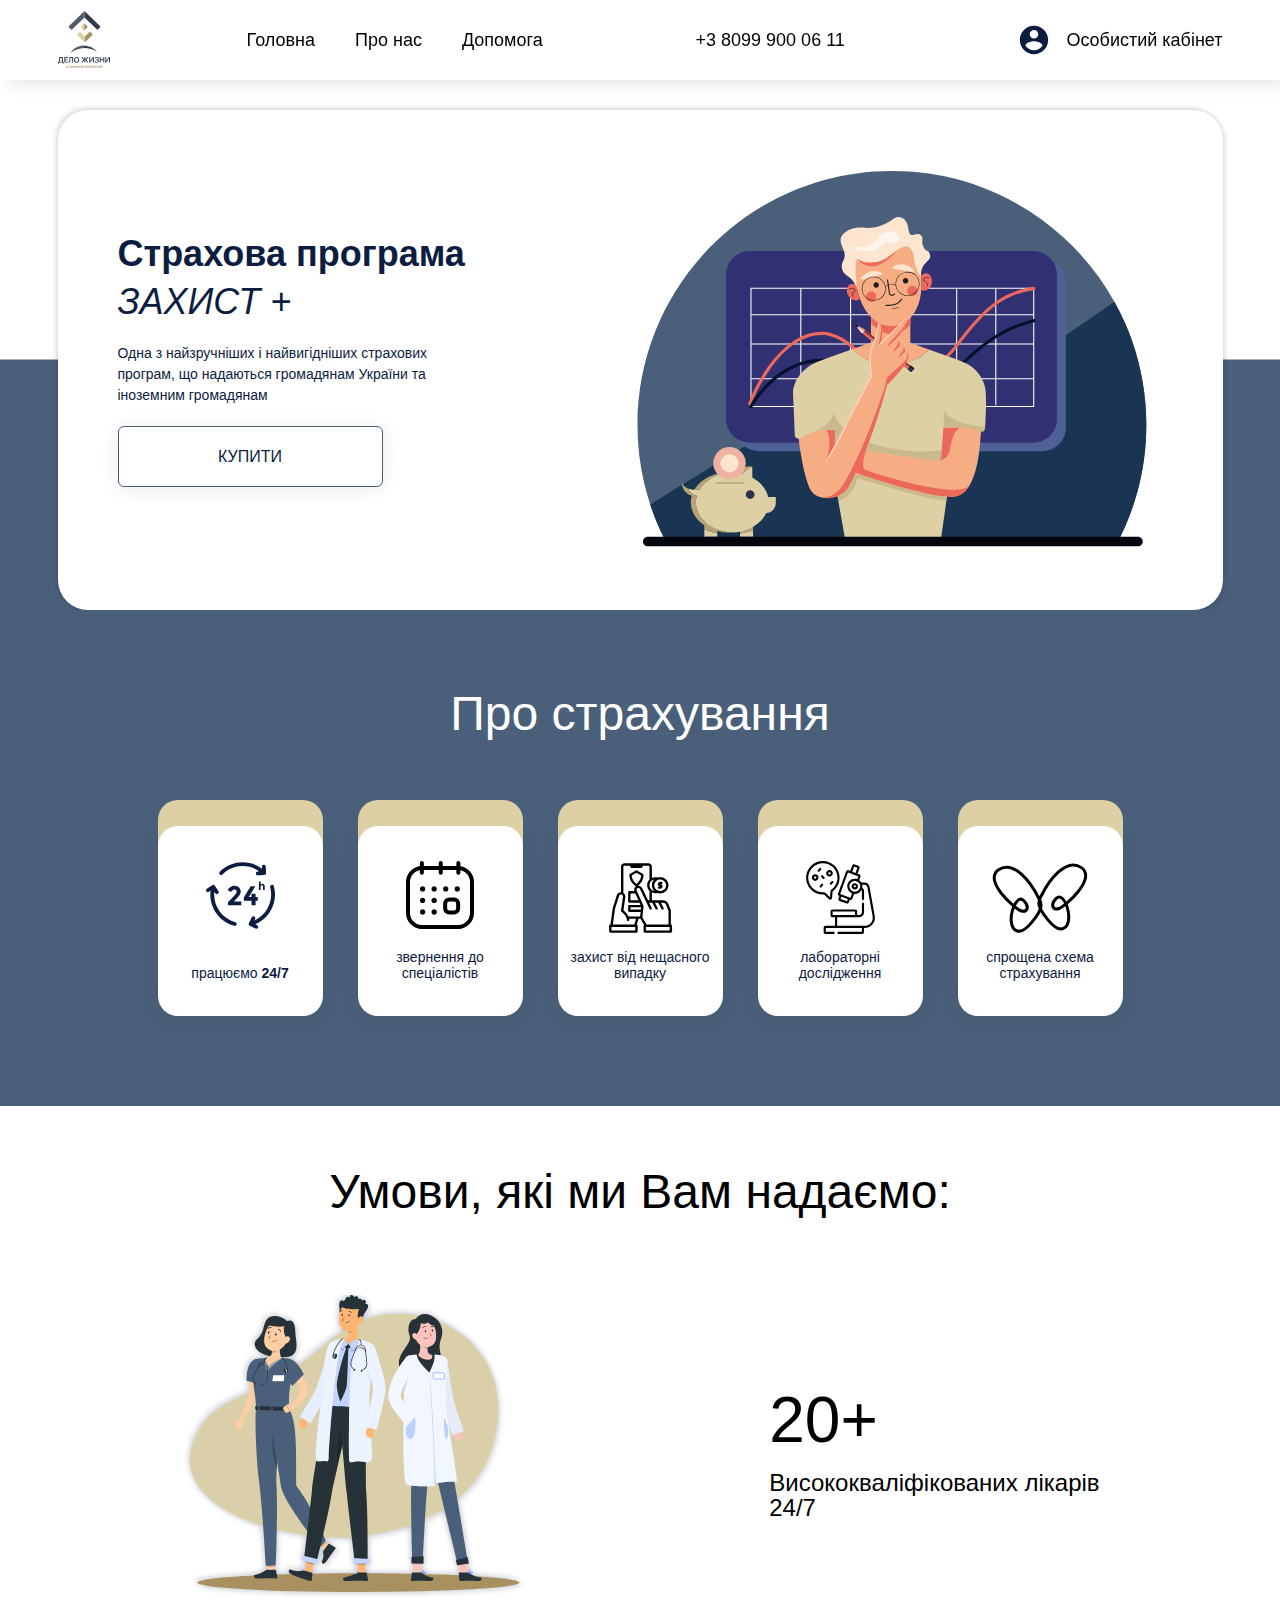
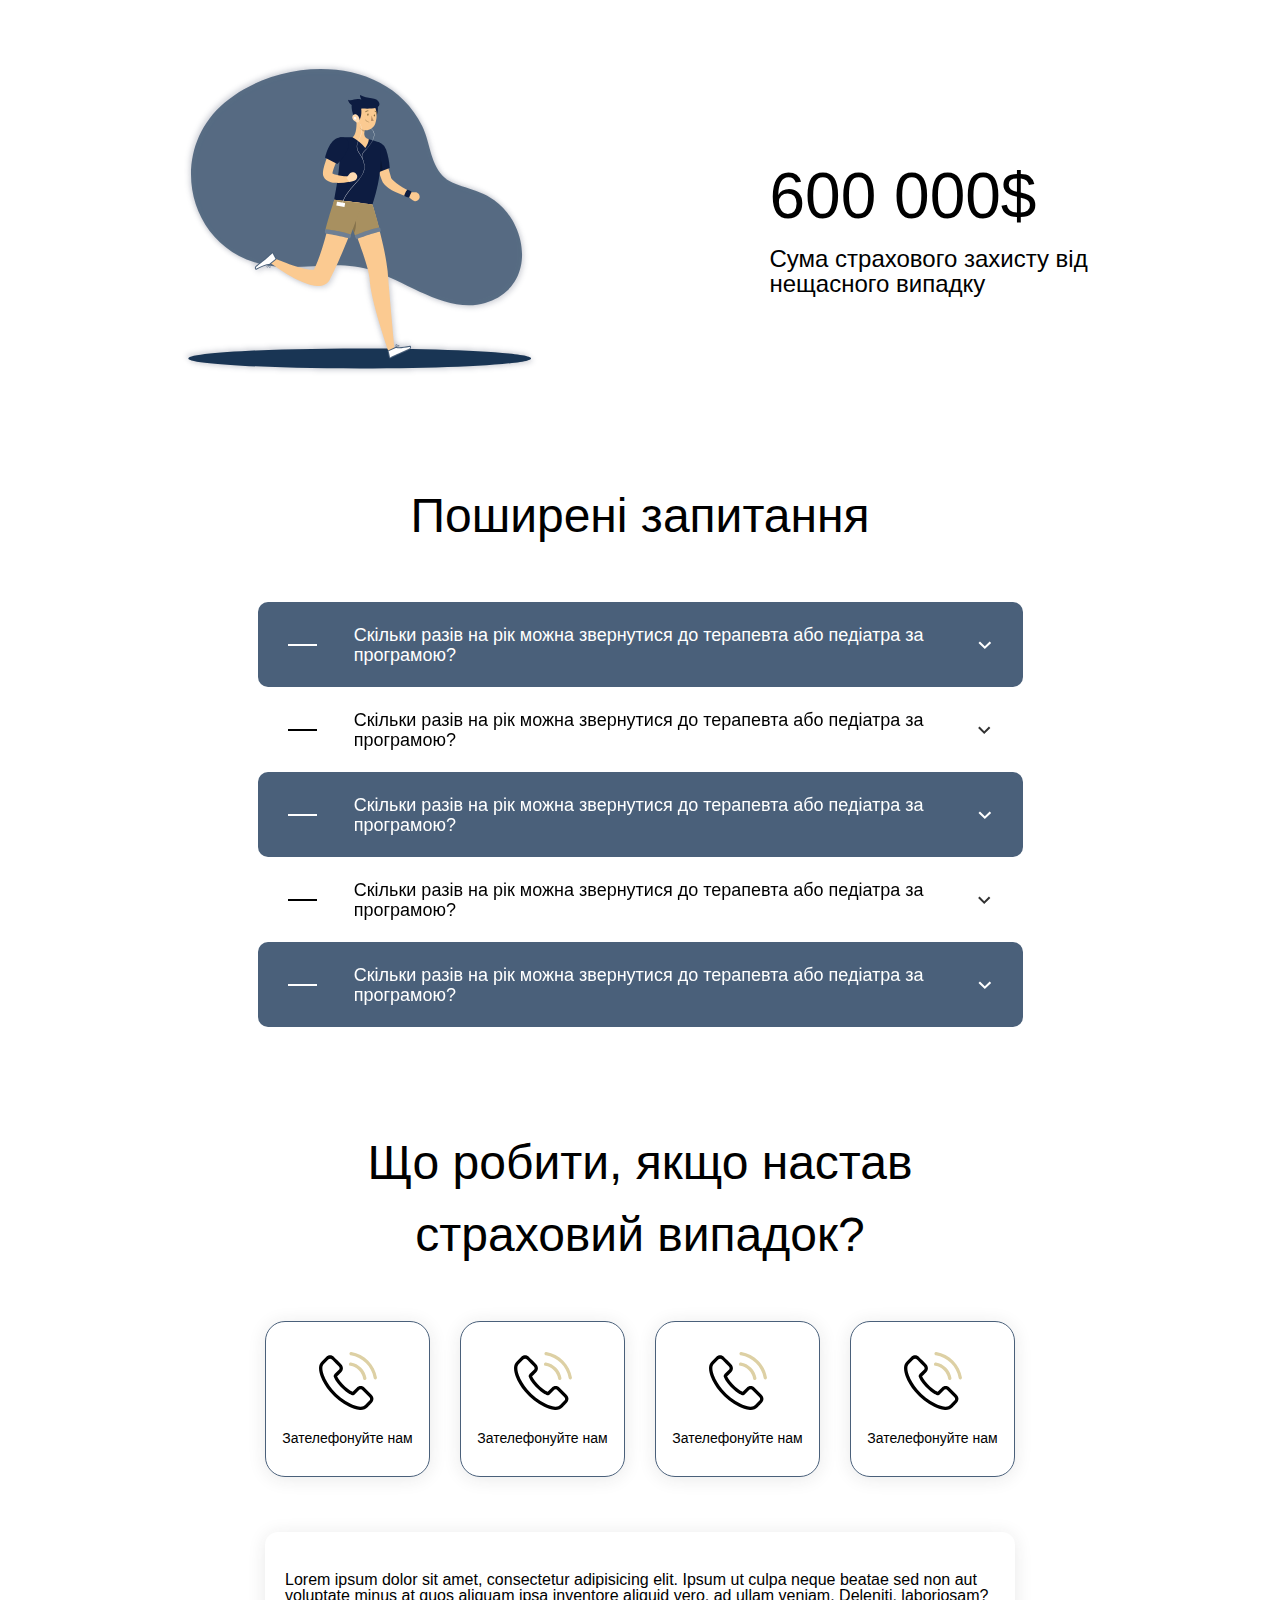
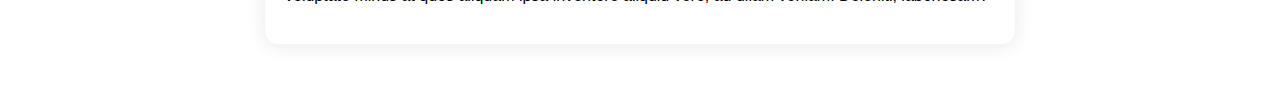
<file: 7--positioning/index.html>
<!DOCTYPE html>
<html lang="en">
  <head>
    <meta charset="UTF-8" />
    <meta http-equiv="X-UA-Compatible" content="IE=edge" />
    <meta name="viewport" content="width=device-width, initial-scale=1.0" />
    <title>Block Model & Flex Basics</title>

    <link rel="stylesheet" href="./css/reset.css" />
    <link rel="stylesheet" href="./css/style.css" />
  </head>

  <body>
    <header class="navigation--wrapper">
      <div class="navigation container">
        <figure class="navigation__logo">
          <svg
            width="100%"
            height="100%"
            viewBox="0 0 53 58"
            fill="none"
            xmlns="http://www.w3.org/2000/svg"
          >
            <path
              d="M26.5 6.44444V0L42.1922 15.3333C42.449 15.5841 42.4511 15.9958 42.1969 16.2492L39.8781 18.5612C39.628 18.8106 39.2232 18.8131 38.9699 18.5669L26.5 6.44444Z"
              fill="#313C48"
            />
            <path
              d="M26.4999 6.44444V0L10.8077 15.3333C10.5509 15.5841 10.5489 15.9958 10.8031 16.2492L13.1218 18.5612C13.372 18.8106 13.7768 18.8131 14.0301 18.5669L26.4999 6.44444Z"
              fill="#535D69"
            />
            <path
              d="M26.8231 31.2556L19.2197 23.9777C18.9585 23.7277 18.9542 23.3125 19.2103 23.0571L21.2098 21.0635C21.4565 20.8175 21.8544 20.8111 22.109 21.049L26.8231 25.4556V31.2556Z"
              fill="#DDD0A4"
            />
            <path
              d="M26.8232 31.2556L34.4266 23.9777C34.6879 23.7277 34.6921 23.3125 34.436 23.0571L32.4365 21.0635C32.1898 20.8175 31.7919 20.8111 31.5374 21.049L26.8232 25.4556V31.2556Z"
              fill="#A89060"
            />
            <path
              fill-rule="evenodd"
              clip-rule="evenodd"
              d="M26.2782 12.2444L23.0789 15.4342C22.8265 15.6859 22.8265 16.0939 23.0789 16.3456L26.2782 19.5354V12.2444Z"
              fill="#DDD0A4"
            />
            <path
              fill-rule="evenodd"
              clip-rule="evenodd"
              d="M26.2778 12.2444L29.4771 15.4342C29.7295 15.6859 29.7295 16.0939 29.4771 16.3456L26.2778 19.5354V12.2444Z"
              fill="#A89060"
            />
            <path
              d="M26.2162 34.8C20.7227 34.8 15.8471 37.4552 12.7944 41.5564C16.6386 38.7401 21.0921 37.078 26.2162 37.078C30.7998 37.078 35.3577 38.408 38.96 40.7045C35.8892 37.0912 31.3193 34.8 26.2162 34.8Z"
              fill="#313C48"
            />
            <path
              fill-rule="evenodd"
              clip-rule="evenodd"
              d="M12.7944 41.5564C15.8471 37.4552 20.7227 34.8 26.2162 34.8V37.078C21.0921 37.078 16.6386 38.7401 12.7944 41.5564Z"
              fill="#535D69"
            />
            <path
              d="M1.95018 49.373C1.92746 49.7078 1.88959 49.9784 1.83657 50.1849C1.78355 50.3888 1.6977 50.5612 1.57904 50.7022V50.7324H3.96495V46.9261H2.10546L1.95018 49.373ZM0.992035 51.5556V52.6317H0.102051V50.7324H0.492128C0.67644 50.6166 0.808985 50.4479 0.889778 50.2264C0.97057 50.0023 1.02233 49.6978 1.04505 49.3126L1.24199 46.1067H4.93825V50.7324H5.61994V52.6317H4.73375V51.5556H0.992035ZM9.8578 50.7324V51.5556H6.32056V46.1067H9.8578V46.93H7.29764V48.4026H9.71767V49.1767H7.29764V50.7324H9.8578ZM15.1522 51.5556H14.1751V46.9261H12.4368L12.2891 49.4448C12.2462 50.1723 12.1036 50.7136 11.8612 51.0684C11.6188 51.4209 11.2489 51.5971 10.7516 51.5971C10.6101 51.5971 10.4915 51.582 10.3956 51.5518V50.6984C10.4713 50.7161 10.5496 50.7248 10.6304 50.7248C10.8803 50.7248 11.0621 50.6191 11.1757 50.4077C11.2893 50.1937 11.3587 49.8539 11.384 49.3881L11.562 46.1067H15.1522V51.5556ZM18.5985 46.0161C19.3939 46.0161 20.0238 46.2691 20.4883 46.7751C20.9554 47.2811 21.1889 47.9671 21.1889 48.8331C21.1889 49.699 20.9554 50.385 20.4883 50.891C20.0238 51.3945 19.3939 51.6462 18.5985 51.6462C17.8007 51.6462 17.1682 51.3945 16.7011 50.891C16.2366 50.385 16.0043 49.699 16.0043 48.8331C16.0043 47.9671 16.2366 47.2811 16.7011 46.7751C17.1682 46.2691 17.8007 46.0161 18.5985 46.0161ZM19.7612 47.3868C19.4734 47.0269 19.0858 46.8469 18.5985 46.8469C18.1113 46.8469 17.7237 47.0256 17.4359 47.3831C17.148 47.7405 17.0041 48.2239 17.0041 48.8331C17.0041 49.4397 17.148 49.9218 17.4359 50.2793C17.7237 50.6367 18.1113 50.8155 18.5985 50.8155C19.0858 50.8155 19.4734 50.6367 19.7612 50.2793C20.049 49.9218 20.1929 49.4397 20.1929 48.8331C20.1929 48.2264 20.049 47.7443 19.7612 47.3868ZM28.3202 48.7009L30.6909 51.5556H29.4677L27.4188 49.0709H27.3885V51.5556H26.4341V49.0709H26.4039L24.3399 51.5556H23.1469L25.4987 48.7122L23.3098 46.1067H24.4459L26.4039 48.4894H26.4341V46.1067H27.3885V48.4894H27.4188L29.3805 46.1067H30.4977L28.3202 48.7009ZM34.9363 51.5556V47.6361H34.8871L32.2323 51.5556H31.2855V46.1067H32.2588V50.0376H32.308L34.959 46.1067H35.9058V51.5556H34.9363ZM38.0418 49.1653V48.38H38.7689C39.0669 48.38 39.308 48.3031 39.4923 48.1496C39.6766 47.9961 39.7687 47.7959 39.7687 47.5492C39.7687 47.305 39.6816 47.1125 39.5074 46.9715C39.3358 46.828 39.0996 46.7562 38.7992 46.7562C38.4962 46.7562 38.2513 46.8305 38.0645 46.979C37.8777 47.1275 37.7742 47.3302 37.754 47.587H36.8413C36.8665 47.0911 37.0571 46.6983 37.4131 46.4089C37.7691 46.1168 38.24 45.9708 38.8257 45.9708C39.3837 45.9708 39.8382 46.108 40.1891 46.3824C40.5401 46.6543 40.7155 47.0067 40.7155 47.4397C40.7155 47.7443 40.6209 48.0124 40.4315 48.244C40.2421 48.4756 39.996 48.6254 39.693 48.6933V48.7236C40.0591 48.7664 40.3494 48.9086 40.5641 49.1503C40.7786 49.3919 40.8859 49.6965 40.8859 50.064C40.8859 50.5298 40.6878 50.9175 40.2914 51.227C39.8975 51.5367 39.4027 51.6915 38.8068 51.6915C38.1983 51.6915 37.7022 51.5417 37.3185 51.2422C36.9372 50.9426 36.734 50.5461 36.7087 50.0527H37.6479C37.6681 50.307 37.783 50.5096 37.9925 50.6606C38.2047 50.8092 38.4773 50.8834 38.8106 50.8834C39.1313 50.8834 39.39 50.8029 39.5869 50.6418C39.7839 50.4806 39.8824 50.2692 39.8824 50.0074C39.8824 49.7431 39.7852 49.5367 39.5907 49.3881C39.3988 49.2396 39.1313 49.1653 38.7878 49.1653H38.0418ZM46.294 51.5556H45.3207V49.1918H42.6621V51.5556H41.685V46.1067H42.6621V48.3723H45.3207V46.1067H46.294V51.5556ZM50.9863 51.5556V47.6361H50.9371L48.2823 51.5556H47.3355V46.1067H48.3088V50.0376H48.358L51.009 46.1067H51.9558V51.5556H50.9863Z"
              fill="#313C48"
            />
            <path
              d="M9.72154 55.3687H9.27466C9.24816 55.2743 9.19826 55.1976 9.1251 55.1384C9.05186 55.0792 8.95905 55.0497 8.84672 55.0497C8.69773 55.0497 8.57907 55.1094 8.49071 55.229C8.40365 55.3473 8.36009 55.5078 8.36009 55.7105C8.36009 55.9156 8.40365 56.0773 8.49071 56.1957C8.57907 56.3127 8.69838 56.3713 8.84859 56.3713C8.96099 56.3713 9.05374 56.3436 9.12697 56.2882C9.20143 56.2328 9.25197 56.1547 9.27847 56.0541H9.72535C9.69633 56.2655 9.60287 56.4348 9.4451 56.562C9.28855 56.6878 9.08845 56.7507 8.84484 56.7507C8.55069 56.7507 8.31717 56.6576 8.14421 56.4713C7.97125 56.285 7.88477 56.0314 7.88477 55.7105C7.88477 55.3933 7.97125 55.1403 8.14421 54.9514C8.31717 54.7627 8.5494 54.6683 8.84103 54.6683C9.08593 54.6683 9.28668 54.7343 9.44322 54.8665C9.5997 54.9987 9.69252 55.166 9.72154 55.3687ZM11.5678 54.7098V55.0723H10.9505V56.7111H10.4828V55.0723H9.86548V54.7098H11.5678ZM12.9633 54.6758C13.2184 54.6758 13.4209 54.7684 13.5712 54.9534C13.7214 55.1384 13.7965 55.3908 13.7965 55.7105C13.7965 56.0289 13.7221 56.2806 13.5731 56.4656C13.4241 56.6506 13.2234 56.7432 12.971 56.7432C12.827 56.7432 12.7001 56.7111 12.5903 56.6469C12.4805 56.5814 12.3978 56.4921 12.3423 56.3788H12.3328V57.37H11.8613V54.7098H12.3214V55.0553H12.3309C12.389 54.937 12.4729 54.8445 12.5828 54.7778C12.6926 54.7098 12.8195 54.6758 12.9633 54.6758ZM12.8195 56.358C12.9722 56.358 13.0927 56.3001 13.1811 56.1843C13.2695 56.0673 13.3136 55.9093 13.3136 55.7105C13.3136 55.5128 13.2689 55.3555 13.1792 55.2384C13.0909 55.1214 12.971 55.0629 12.8195 55.0629C12.673 55.0629 12.555 55.122 12.4653 55.2403C12.3757 55.3587 12.3302 55.5153 12.329 55.7105C12.3302 55.9068 12.3757 56.0641 12.4653 56.1825C12.555 56.2995 12.673 56.358 12.8195 56.358ZM14.874 56.3882C15.0091 56.3882 15.1227 56.3486 15.2148 56.2693C15.3083 56.1888 15.3549 56.0887 15.3549 55.9691V55.8162L14.891 55.8445C14.7774 55.852 14.6891 55.8803 14.6259 55.9294C14.5641 55.9773 14.5332 56.0409 14.5332 56.1201C14.5332 56.202 14.5641 56.2674 14.6259 56.3165C14.6891 56.3643 14.7717 56.3882 14.874 56.3882ZM14.732 56.7432C14.5363 56.7432 14.3753 56.6872 14.2491 56.5752C14.1241 56.4631 14.0617 56.3177 14.0617 56.139C14.0617 55.9615 14.1273 55.8212 14.2585 55.718C14.3911 55.6148 14.5798 55.5556 14.8247 55.5405L15.3549 55.5103V55.3668C15.3549 55.2624 15.3215 55.1812 15.2546 55.1233C15.1889 55.0654 15.0974 55.0364 14.98 55.0364C14.8702 55.0364 14.7806 55.061 14.7111 55.11C14.6417 55.1591 14.5994 55.2258 14.5843 55.3102H14.1468C14.1569 55.1201 14.2384 54.9659 14.3911 54.8476C14.5451 54.7281 14.7477 54.6683 14.999 54.6683C15.2476 54.6683 15.4464 54.7287 15.5954 54.8495C15.7456 54.9703 15.8207 55.1314 15.8207 55.3328V56.7111H15.3663V56.392H15.3569C15.3 56.499 15.2142 56.5846 15.0993 56.6488C14.9844 56.7117 14.862 56.7432 14.732 56.7432ZM17.0194 55.9936H17.0099L16.5934 56.7111H16.0916L16.7391 55.7123L16.0972 54.7098H16.6274L17.0326 55.4122H17.0421L17.4417 54.7098H17.9586L17.3129 55.6991L17.951 56.7111H17.436L17.0194 55.9936ZM19.7821 56.4732C19.6067 56.6582 19.3706 56.7507 19.0739 56.7507C18.7773 56.7507 18.5412 56.6582 18.3657 56.4732C18.1903 56.2869 18.1025 56.0327 18.1025 55.7105C18.1025 55.3895 18.1909 55.1359 18.3676 54.9496C18.5444 54.762 18.7798 54.6683 19.0739 54.6683C19.3693 54.6683 19.6047 54.762 19.7802 54.9496C19.957 55.1359 20.0454 55.3895 20.0454 55.7105C20.0454 56.0327 19.9576 56.2869 19.7821 56.4732ZM18.7142 56.2032C18.8025 56.3203 18.9225 56.3788 19.0739 56.3788C19.2254 56.3788 19.3454 56.3203 19.4337 56.2032C19.5221 56.0862 19.5663 55.9219 19.5663 55.7105C19.5663 55.5003 19.5221 55.3366 19.4337 55.2195C19.3454 55.1013 19.2254 55.0421 19.0739 55.0421C18.9237 55.0421 18.8038 55.1013 18.7142 55.2195C18.6258 55.3366 18.5816 55.5003 18.5816 55.7105C18.5816 55.9219 18.6258 56.0862 18.7142 56.2032ZM21.2269 55.0288H20.8463V55.5273H21.1909C21.4131 55.5273 21.5242 55.443 21.5242 55.2743C21.5242 55.1963 21.4983 55.1359 21.4466 55.0931C21.3961 55.0503 21.3229 55.0288 21.2269 55.0288ZM21.2194 55.8256H20.8463V56.392H21.2572C21.3696 56.392 21.4554 56.3681 21.5147 56.3203C21.5741 56.2712 21.6038 56.2007 21.6038 56.1088C21.6038 55.92 21.4756 55.8256 21.2194 55.8256ZM20.3843 56.7111V54.7098H21.3367C21.5387 54.7098 21.6971 54.7551 21.8121 54.8458C21.9269 54.9351 21.9844 55.0591 21.9844 55.2177C21.9844 55.3221 21.9503 55.4159 21.8821 55.499C21.8152 55.5808 21.7319 55.6305 21.6322 55.6481V55.6632C21.7647 55.6809 21.8714 55.7324 21.9522 55.8181C22.033 55.9037 22.0734 56.0088 22.0734 56.1333C22.0734 56.3108 22.0084 56.4518 21.8783 56.5563C21.7496 56.6595 21.5741 56.7111 21.3519 56.7111H20.3843ZM23.1565 56.3882C23.2915 56.3882 23.4052 56.3486 23.4973 56.2693C23.5907 56.1888 23.6375 56.0887 23.6375 55.9691V55.8162L23.1735 55.8445C23.0599 55.852 22.9715 55.8803 22.9085 55.9294C22.8466 55.9773 22.8156 56.0409 22.8156 56.1201C22.8156 56.202 22.8466 56.2674 22.9085 56.3165C22.9715 56.3643 23.0542 56.3882 23.1565 56.3882ZM23.0145 56.7432C22.8188 56.7432 22.6579 56.6872 22.5316 56.5752C22.4066 56.4631 22.3441 56.3177 22.3441 56.139C22.3441 55.9615 22.4098 55.8212 22.5411 55.718C22.6736 55.6148 22.8624 55.5556 23.1073 55.5405L23.6375 55.5103V55.3668C23.6375 55.2624 23.604 55.1812 23.5371 55.1233C23.4715 55.0654 23.38 55.0364 23.2625 55.0364C23.1527 55.0364 23.0631 55.061 22.9936 55.11C22.9242 55.1591 22.8819 55.2258 22.8668 55.3102H22.4293C22.4395 55.1201 22.5209 54.9659 22.6736 54.8476C22.8277 54.7281 23.0302 54.6683 23.2815 54.6683C23.5302 54.6683 23.729 54.7287 23.878 54.8495C24.0282 54.9703 24.1033 55.1314 24.1033 55.3328V56.7111H23.6488V56.392H23.6393C23.5825 56.499 23.4967 56.5846 23.3818 56.6488C23.2669 56.7117 23.1445 56.7432 23.0145 56.7432ZM25.3095 55.6973H25.6579V55.0685H25.3095C25.2009 55.0685 25.1144 55.0975 25.05 55.1553C24.987 55.2133 24.9554 55.292 24.9554 55.3913C24.9554 55.4807 24.9876 55.5544 25.052 55.6123C25.1164 55.6689 25.2022 55.6973 25.3095 55.6973ZM25.6579 56.7111V56.0409H25.389L24.9213 56.7111H24.3949L24.9345 55.9672C24.7944 55.9244 24.6846 55.8533 24.6051 55.7538C24.5268 55.6532 24.4877 55.533 24.4877 55.3933C24.4877 55.1831 24.5584 55.0169 24.6997 54.8948C24.8424 54.7715 25.0336 54.7098 25.2735 54.7098H26.1199V56.7111H25.6579ZM28.237 55.6443L29.127 56.7111H28.5494L27.8033 55.8162H27.7882V56.7111H27.3186V54.7098H27.7882V55.5443H27.8033L28.538 54.7098H29.0872L28.237 55.6443ZM30.9088 56.4732C30.7333 56.6582 30.4973 56.7507 30.2006 56.7507C29.9039 56.7507 29.6679 56.6582 29.4924 56.4732C29.3169 56.2869 29.2292 56.0327 29.2292 55.7105C29.2292 55.3895 29.3176 55.1359 29.4943 54.9496C29.671 54.762 29.9065 54.6683 30.2006 54.6683C30.496 54.6683 30.7314 54.762 30.9069 54.9496C31.0836 55.1359 31.172 55.3895 31.172 55.7105C31.172 56.0327 31.0843 56.2869 30.9088 56.4732ZM29.8408 56.2032C29.9292 56.3203 30.0491 56.3788 30.2006 56.3788C30.3521 56.3788 30.472 56.3203 30.5604 56.2032C30.6487 56.0862 30.6929 55.9219 30.6929 55.7105C30.6929 55.5003 30.6487 55.3366 30.5604 55.2195C30.472 55.1013 30.3521 55.0421 30.2006 55.0421C30.0504 55.0421 29.9304 55.1013 29.8408 55.2195C29.7524 55.3366 29.7083 55.5003 29.7083 55.7105C29.7083 55.9219 29.7524 56.0862 29.8408 56.2032ZM31.9598 56.7111H31.5109V54.7098H32.1112L32.7039 56.1069H32.7191L33.3118 54.7098H33.9025V56.7111H33.4538V55.3423H33.4386L32.8725 56.6185H32.5392L31.973 55.3423H31.9598V56.7111ZM35.6238 56.7111V55.0723H34.7944V56.7111H34.3248V54.7098H36.0953V56.7111H35.6238ZM37.2523 56.3882C37.3873 56.3882 37.501 56.3486 37.5931 56.2693C37.6865 56.1888 37.7333 56.0887 37.7333 55.9691V55.8162L37.2693 55.8445C37.1557 55.852 37.0673 55.8803 37.0043 55.9294C36.9423 55.9773 36.9114 56.0409 36.9114 56.1201C36.9114 56.202 36.9423 56.2674 37.0043 56.3165C37.0673 56.3643 37.15 56.3882 37.2523 56.3882ZM37.1103 56.7432C36.9146 56.7432 36.7537 56.6872 36.6274 56.5752C36.5024 56.4631 36.4399 56.3177 36.4399 56.139C36.4399 55.9615 36.5056 55.8212 36.6369 55.718C36.7694 55.6148 36.9582 55.5556 37.2031 55.5405L37.7333 55.5103V55.3668C37.7333 55.2624 37.6998 55.1812 37.6329 55.1233C37.5672 55.0654 37.4757 55.0364 37.3583 55.0364C37.2485 55.0364 37.1589 55.061 37.0894 55.11C37.02 55.1591 36.9777 55.2258 36.9626 55.3102H36.5251C36.5353 55.1201 36.6166 54.9659 36.7694 54.8476C36.9235 54.7281 37.126 54.6683 37.3773 54.6683C37.626 54.6683 37.8248 54.7287 37.9738 54.8495C38.124 54.9703 38.1991 55.1314 38.1991 55.3328V56.7111H37.7446V56.392H37.7351C37.6783 56.499 37.5925 56.5846 37.4776 56.6488C37.3627 56.7117 37.2403 56.7432 37.1103 56.7432ZM39.9298 56.7111V55.8615H39.0815V56.7111H38.6119V54.7098H39.0815V55.499H39.9298V54.7098H40.3994V56.7111H39.9298ZM41.2856 56.7111H40.8236V54.7098H41.2856V56.0465H41.3007L42.1737 54.7098H42.6357V56.7111H42.1737V55.3649H42.1586L41.2856 56.7111ZM43.8514 55.6973H44.1998V55.0685H43.8514C43.7428 55.0685 43.6563 55.0975 43.592 55.1553C43.5289 55.2133 43.4973 55.292 43.4973 55.3913C43.4973 55.4807 43.5295 55.5544 43.5939 55.6123C43.6583 55.6689 43.7441 55.6973 43.8514 55.6973ZM44.1998 56.7111V56.0409H43.931L43.4632 56.7111H42.9368L43.4765 55.9672C43.3363 55.9244 43.2265 55.8533 43.147 55.7538C43.0687 55.6532 43.0296 55.533 43.0296 55.3933C43.0296 55.1831 43.1003 55.0169 43.2416 54.8948C43.3843 54.7715 43.5755 54.7098 43.8154 54.7098H44.6618V56.7111H44.1998Z"
              fill="#A89060"
            />
          </svg>
        </figure>

        <menu class="navigation__menu">
          <li class="navigation__item">
            <a class="navigation__link" href="#">Головна</a>
          </li>
          <li class="navigation__item">
            <a class="navigation__link" href="#">Про нас</a>
          </li>
          <li class="navigation__item">
            <a class="navigation__link" href="#">Допомога</a>
          </li>
        </menu>

        <a class="navigation__link" href="#">+3 8099 900 06 11</a>
        <!-- Чому телефон <a>? Бо користувачу буде зручніше скористуватись данним фрагментом сторінки, щоб одразу зателефонувати без копіюваааання, вставляяяяння. -->

        <figure class="navigation__profile">
          <svg
            class="navigation__profile-icon"
            width="100%"
            height="100%"
            viewBox="0 0 34 34"
            fill="none"
            xmlns="http://www.w3.org/2000/svg"
          >
            <g clip-path="url(#clip0_6861_307)">
              <path
                d="M17.0002 2.83331C9.18016 2.83331 2.8335 9.17998 2.8335 17C2.8335 24.82 9.18016 31.1666 17.0002 31.1666C24.8202 31.1666 31.1668 24.82 31.1668 17C31.1668 9.17998 24.8202 2.83331 17.0002 2.83331ZM17.0002 7.08331C19.3518 7.08331 21.2502 8.98165 21.2502 11.3333C21.2502 13.685 19.3518 15.5833 17.0002 15.5833C14.6485 15.5833 12.7502 13.685 12.7502 11.3333C12.7502 8.98165 14.6485 7.08331 17.0002 7.08331ZM17.0002 27.2C13.4585 27.2 10.3277 25.3866 8.50016 22.6383C8.54266 19.8191 14.1668 18.275 17.0002 18.275C19.8193 18.275 25.4577 19.8191 25.5002 22.6383C23.6727 25.3866 20.5418 27.2 17.0002 27.2Z"
                fill="#0D1C41"
              />
            </g>
            <defs>
              <clipPath id="clip0_6861_307">
                <rect width="34" height="34" fill="white" />
              </clipPath>
            </defs>
          </svg>
          <figcaption class="navigation__profile-text">
            Особистий кабінет
          </figcaption>
        </figure>
      </div>
    </header>

    <section class="hero-bg">
      <div class="hero container">
        <div class="hero__content">
          <h1 class="hero__title">Страхова програма</h1>
          <h2 class="hero__title hero__title--light">ЗАХИСТ +</h2>
          <p class="hero__text">
            Одна з найзручніших і найвигідніших страхових програм, що надаються
            громадянам України та іноземним громадянам
          </p>
          <a href="#" class="hero__btn">Купити</a>
        </div>
        <figure class="hero__image">
          <svg
            width="100%"
            height="100%"
            viewBox="0 0 543 400"
            fill="none"
            xmlns="http://www.w3.org/2000/svg"
          >
            <g id="Artboard 1 1">
              <path
                id="Vector"
                d="M526.283 264.939C526.283 270.722 526.092 276.461 525.709 282.155C523.803 310.864 517 339.037 505.593 365.458C503.82 369.532 501.958 373.549 500.005 377.509H43.7473C38.4484 366.833 33.9181 355.793 30.1908 344.473C27.9792 337.788 26.0459 330.984 24.3907 324.062C19.7809 304.692 17.4613 284.849 17.4796 264.939C17.4637 124.632 131.37 10.8889 271.874 10.8889C283.489 10.8839 295.091 11.6678 306.599 13.2353C309.258 13.6016 311.916 14.0051 314.574 14.451C317.484 14.9429 320.381 15.4738 323.266 16.0436C359.153 23.4628 393.016 38.5227 422.546 60.1964C452.076 81.8701 476.577 109.648 494.381 141.635C498.244 148.561 501.788 155.684 505.013 163.003C507.597 168.86 509.952 174.829 512.078 180.909C521.458 207.687 526.269 235.848 526.31 264.217C526.283 264.477 526.283 264.706 526.283 264.939Z"
                fill="#4A607A"
              />
              <path
                id="Vector_2"
                d="M526.283 264.939C526.283 270.722 526.092 276.461 525.709 282.155C523.803 310.864 517 339.037 505.593 365.458C503.82 369.532 501.958 373.549 500.005 377.509H43.7474C38.4485 366.833 33.9182 355.793 30.1909 344.473L175.027 255.086L311.124 267.827L494.365 141.662C498.228 148.588 501.772 155.71 504.997 163.029C507.581 168.886 509.936 174.855 512.062 180.935C521.442 207.714 526.253 235.875 526.294 264.244C526.283 264.477 526.283 264.706 526.283 264.939Z"
                fill="#1A3554"
              />
              <path
                id="Vector_3"
                d="M160.88 127.944C163.279 127.944 165.224 126.003 165.224 123.607C165.224 121.212 163.279 119.27 160.88 119.27C158.482 119.27 156.537 121.212 156.537 123.607C156.537 126.003 158.482 127.944 160.88 127.944Z"
                fill="#2C3149"
              />
              <path
                id="Vector_4"
                d="M422.308 99.4105H138.754C125.724 99.4105 115.161 109.959 115.161 122.97V267.583C115.161 280.595 125.724 291.143 138.754 291.143H422.308C435.338 291.143 445.901 280.595 445.901 267.583V122.97C445.901 109.959 435.338 99.4105 422.308 99.4105Z"
                fill="#4F6097"
              />
              <path
                id="Vector_5"
                d="M413.27 90.9166H129.717C116.686 90.9166 106.123 101.465 106.123 114.476V259.089C106.123 272.101 116.686 282.649 129.717 282.649H413.27C426.301 282.649 436.864 272.101 436.864 259.089V114.476C436.864 101.465 426.301 90.9166 413.27 90.9166Z"
                fill="#303072"
              />
              <path
                id="Vector_6"
                d="M130.461 127.78V247.123H414.275V127.78H130.461ZM413.191 154.297H376.344V128.842H413.212L413.191 154.297ZM284.447 155.358H336.137V183.531H284.468L284.447 155.358ZM283.383 183.531H231.124V155.358H283.405L283.383 183.531ZM337.2 155.358H375.259V183.531H337.221L337.2 155.358ZM337.2 154.297V128.842H375.259V154.297H337.2ZM336.137 154.297H284.468V128.842H336.158L336.137 154.297ZM283.383 154.297H231.124V128.842H283.405L283.383 154.297ZM230.04 154.297H181.338V128.842H230.061L230.04 154.297ZM230.04 155.358V183.531H181.338V155.358H230.04ZM180.274 183.531H131.524V155.358H180.274V183.531ZM180.274 184.593V218.207H131.524V184.593H180.274ZM181.338 184.593H230.061V218.207H181.338V184.593ZM231.124 184.593H283.405V218.207H231.124V184.593ZM284.468 184.593H336.158V218.207H284.468V184.593ZM337.221 184.593H375.28V218.207H337.221V184.593ZM376.344 184.593H413.212V218.207H376.344V184.593ZM376.344 183.531V155.358H413.212V183.531H376.344ZM180.274 128.852V154.307H131.524V128.842L180.274 128.852ZM131.524 246.062V219.269H180.274V245.281H181.338V219.269H230.061V245.281H231.124V219.269H283.405V245.281H284.468V219.269H336.158V245.281H337.221V219.269H375.28V245.281H376.344V219.269H413.212V246.062H131.524Z"
                fill="white"
              />
              <path
                id="Vector_7"
                d="M129.7 245.467C129.519 245.465 129.339 245.431 129.169 245.366C128.773 245.219 128.452 244.922 128.275 244.539C128.099 244.155 128.082 243.718 128.228 243.322C133.246 230.641 139.704 218.575 147.473 207.362C154.809 196.92 162.667 188.622 170.838 182.714C181.146 175.255 191.991 171.566 203.012 171.789C204.325 171.789 224.208 171.836 244.867 197.673C253.819 208.869 267.413 215.165 282.128 214.985C301.878 214.725 321.065 203.598 336.168 183.664C365.636 144.709 382.983 131.926 413.477 126.739C413.895 126.669 414.323 126.767 414.668 127.012C415.013 127.257 415.246 127.629 415.317 128.045C415.387 128.462 415.289 128.89 415.044 129.234C414.799 129.579 414.426 129.812 414.009 129.882C384.121 134.978 367.928 146.949 338.678 185.575C330.613 196.229 321.384 204.474 311.246 210.085C301.916 215.245 291.852 218.048 282.139 218.17C266.414 218.377 251.911 211.63 242.342 199.659C222.48 174.825 203.23 174.979 203.001 174.974H202.927C179.392 174.501 161.205 193.294 150.067 209.14C142.444 220.144 136.103 231.981 131.168 244.421C131.057 244.723 130.858 244.984 130.596 245.171C130.334 245.358 130.022 245.461 129.7 245.467Z"
                fill="#EC685A"
              />
              <path
                id="Vector_8"
                d="M130.992 248.185C130.718 248.184 130.447 248.113 130.208 247.977C129.969 247.841 129.77 247.646 129.628 247.411C129.487 247.175 129.409 246.907 129.402 246.632C129.395 246.358 129.46 246.086 129.589 245.844C129.849 245.356 136.112 233.746 148.281 222.051C159.408 211.359 177.701 198.719 201.975 198.719H202.975C204.171 198.719 223.969 198.719 244.66 217.703C254.707 226.929 270.066 231.505 286.791 230.237C304.951 228.867 322.527 220.761 336.291 207.409C366.881 177.745 384.19 166.915 413.446 159.127C413.651 159.062 413.868 159.04 414.082 159.061C414.297 159.081 414.505 159.146 414.694 159.249C414.883 159.352 415.049 159.493 415.182 159.662C415.315 159.831 415.412 160.026 415.468 160.234C415.524 160.442 415.537 160.659 415.506 160.872C415.475 161.085 415.402 161.289 415.29 161.473C415.178 161.657 415.03 161.816 414.854 161.941C414.679 162.067 414.48 162.155 414.27 162.201C385.291 169.92 369.002 180.128 338.513 209.692C324.218 223.553 305.935 231.989 287.036 233.401C269.428 234.722 253.198 229.86 242.501 220.039C222.597 201.766 203.209 201.878 203.007 201.894H202.953C179.285 201.549 161.417 213.865 150.578 224.259C143.466 231.057 137.351 238.822 132.412 247.325C132.277 247.585 132.073 247.802 131.823 247.954C131.573 248.106 131.285 248.186 130.992 248.185Z"
                fill="#00132C"
              />
              <path
                id="Vector_9"
                d="M205.346 302.2L205.404 302.063C205.388 302.11 205.368 302.155 205.346 302.2Z"
                fill="#EC685A"
              />
              <path
                id="Vector_10"
                d="M205.42 302.063C205.532 301.749 205.67 301.415 205.824 301.065C205.628 301.537 205.484 301.877 205.42 302.063Z"
                fill="#EC685A"
              />
              <path
                id="Vector_11"
                d="M97.3084 362.188V373.336C92.8231 372.727 88.4489 371.475 84.3208 369.62V362.188H97.3084Z"
                fill="#B8A375"
              />
              <path
                id="Vector_12"
                d="M133.039 362.188V370.231C129.318 372.004 124.879 372.97 120.046 373.453V362.188H133.039Z"
                fill="#B8A375"
              />
              <path
                id="Vector_13"
                d="M155.782 336.983V343.104C155.779 345.642 154.795 348.081 153.035 349.913C151.275 351.745 148.875 352.827 146.335 352.935C141.109 363.86 128.01 371.797 112.407 372.577C91.9977 371.627 75.8203 358.446 75.8203 342.318C75.8239 340.069 76.1425 337.832 76.7666 335.672C71.764 334.265 69.2547 331.255 68.0054 328.393C70.0507 329.116 72.1838 329.563 74.3477 329.721C74.4965 329.46 74.6507 329.19 74.8102 328.967C76.2992 329.347 77.8181 329.599 79.3503 329.721C85.1982 319.831 97.6542 312.802 112.338 312.101C115.162 312.243 117.969 312.63 120.727 313.259C120.933 312.975 121.166 312.712 121.423 312.473C124.4 309.479 132.306 306.793 132.306 306.793V317.596C140.493 322.108 146.335 328.999 148.169 336.983H155.782Z"
                fill="#DDD0A4"
              />
              <path
                id="Vector_14"
                d="M132.295 306.793C132.295 306.793 125.288 310.095 123.874 314.012C123.874 314.012 119.796 312.133 118.069 311.974C116.341 311.815 126.591 304.117 132.295 306.793Z"
                fill="#B8A375"
              />
              <path
                id="Vector_15"
                d="M112.386 372.593C111.53 372.641 110.663 372.662 109.786 372.662C88.2551 372.662 70.8071 359.088 70.8071 342.35C70.8068 340.089 71.1327 337.84 71.7747 335.672C60.8178 332.593 61.8439 321.768 61.8439 321.768C62.4074 325.283 65.0337 327.273 68.0267 328.393C69.276 331.255 71.7853 334.265 76.7879 335.672C76.1537 337.841 75.8279 340.09 75.8204 342.35C75.8204 358.462 91.9977 371.643 112.386 372.593Z"
                fill="#B8A375"
              />
              <path
                id="Vector_16"
                d="M112.385 312.101C97.7019 312.802 85.2353 319.831 79.398 329.721C77.8659 329.599 76.3469 329.347 74.8579 328.967C81.2374 318.939 94.4855 312.038 109.834 312.038C110.663 312.038 111.519 312.059 112.385 312.101Z"
                fill="#B8A375"
              />
              <path
                id="Vector_17"
                d="M130.179 338.921C132.593 338.921 134.549 336.967 134.549 334.557C134.549 332.147 132.593 330.193 130.179 330.193C127.766 330.193 125.809 332.147 125.809 334.557C125.809 336.967 127.766 338.921 130.179 338.921Z"
                fill="#2C3149"
              />
              <path
                id="Vector_18"
                d="M123.794 323.717H96.5642C96.4666 323.725 96.3682 323.713 96.2754 323.682C96.1826 323.65 96.0974 323.6 96.0251 323.534C95.9529 323.467 95.8952 323.387 95.8557 323.297C95.8163 323.208 95.7959 323.111 95.7959 323.013C95.7959 322.915 95.8163 322.818 95.8557 322.729C95.8952 322.639 95.9529 322.559 96.0251 322.493C96.0974 322.427 96.1826 322.376 96.2754 322.345C96.3682 322.313 96.4666 322.301 96.5642 322.31H123.794C123.892 322.301 123.99 322.313 124.083 322.345C124.176 322.376 124.261 322.427 124.333 322.493C124.405 322.559 124.463 322.639 124.503 322.729C124.542 322.818 124.562 322.915 124.562 323.013C124.562 323.111 124.542 323.208 124.503 323.297C124.463 323.387 124.405 323.467 124.333 323.534C124.261 323.6 124.176 323.65 124.083 323.682C123.99 323.713 123.892 323.725 123.794 323.717Z"
                fill="#B8A375"
              />
              <path
                id="Vector_19"
                d="M109.504 319.395C118.48 319.395 125.756 312.13 125.756 303.167C125.756 294.204 118.48 286.938 109.504 286.938C100.529 286.938 93.2524 294.204 93.2524 303.167C93.2524 312.13 100.529 319.395 109.504 319.395Z"
                fill="#EFB2A0"
              />
              <path
                id="Vector_20"
                d="M97.3084 373.32V376.776H84.3208V369.62C88.4498 371.47 92.8239 372.716 97.3084 373.32Z"
                fill="#DDD0A4"
              />
              <path
                id="Vector_21"
                d="M133.039 370.231V376.776H120.046V373.469C124.879 372.97 129.297 372.004 133.039 370.231Z"
                fill="#DDD0A4"
              />
              <path
                id="Vector_22"
                d="M109.504 312.186C114.492 312.186 118.536 308.148 118.536 303.167C118.536 298.186 114.492 294.147 109.504 294.147C104.516 294.147 100.472 298.186 100.472 303.167C100.472 308.148 104.516 312.186 109.504 312.186Z"
                fill="#FDE5CF"
              />
              <path
                id="Vector_23"
                d="M365.188 266.109C365.14 266.883 365.092 267.598 365.055 268.25C365.023 268.749 364.882 269.236 364.642 269.676C364.401 270.116 364.067 270.5 363.661 270.8C363.256 271.1 362.789 271.309 362.294 271.414C361.798 271.519 361.286 271.516 360.791 271.406L360.109 276.235L359.667 279.423C358.919 284.692 356.269 289.518 352.205 293.013C348.141 296.508 342.935 298.439 337.544 298.449C336.697 298.449 335.85 298.401 335.007 298.307C334.137 298.208 333.274 298.056 332.423 297.855L327.162 335.244L326.63 339.026L320.005 386H226.265L218.127 339.71L217.258 334.787L210.601 296.945C209.335 297.32 208.036 297.583 206.722 297.728C196.755 298.844 183.592 288.644 178.39 278.381C177.971 278.47 177.537 278.467 177.119 278.373C176.702 278.279 176.31 278.096 175.971 277.837C175.632 277.578 175.354 277.249 175.157 276.874C174.96 276.498 174.848 276.085 174.83 275.662L173.231 237.699L173.167 237.01C171.366 220.509 184.402 206.685 198.749 201.34L201.739 200.262C203.444 199.494 205.139 198.81 206.796 198.221L232.825 189C239.455 197.942 254.031 204.128 270.936 204.128C276.02 204.152 281.089 203.578 286.035 202.419C286.893 202.219 287.73 202.003 288.55 201.761C297.387 199.231 304.539 194.849 308.802 189.416L333.67 198.211C335.806 198.983 337.901 199.861 339.948 200.841L342.954 201.93C356.443 206.953 366.403 220.687 365.817 234.774C366.323 244.6 365.668 258.277 365.188 266.109Z"
                fill="#DDD0A4"
              />
              <path
                id="Vector_24"
                d="M308.779 189.392C302.027 198.194 287.674 204.256 271.034 204.256C254.165 204.256 239.62 197.997 233.006 188.978L250.949 182.544V150.267H290.332V182.783L308.779 189.392Z"
                fill="#F7AD83"
              />
              <path
                id="Vector_25"
                d="M290.597 154.307V164.309C286.291 169.012 279.8 174.278 272.352 174.278C262.963 174.278 255.095 167.653 251.214 163.661V154.918L264.962 154.307H290.597Z"
                fill="#EC685A"
              />
              <path
                id="Vector_26"
                d="M300.815 113.309C300.922 114.073 301.023 114.832 301.108 115.602V115.66C301.655 120.431 301.732 125.245 301.336 130.031C301.336 130.031 301.336 130.063 301.336 130.079C300.395 141.168 296.78 151.154 290.534 157.784C286.502 162.159 281.076 165.003 275.18 165.832C258.7 168.2 246.308 155.953 239.891 138.833C238.22 134.371 236.974 129.762 236.17 125.067C236.026 124.266 235.898 123.448 235.781 122.636C232.214 97.8339 230.96 79.7526 262.145 75.2774C267.461 74.513 272.315 78.3777 277.615 77.6185C289.752 75.8773 297.37 94.6062 300.369 110.75C300.369 110.819 300.395 110.888 300.411 110.952C300.564 111.73 300.698 112.516 300.815 113.309Z"
                fill="#F7AD83"
              />
              <path
                id="Vector_27"
                d="M292.942 112.034L273.532 108.764C273.337 108.732 273.155 108.643 273.011 108.507C272.866 108.372 272.765 108.196 272.721 108.003C272.676 107.81 272.69 107.609 272.761 107.424C272.832 107.239 272.956 107.079 273.118 106.965C276.462 104.65 284.282 101.21 293.825 110.261C293.969 110.419 294.062 110.618 294.092 110.83C294.122 111.042 294.087 111.258 293.991 111.45C293.896 111.641 293.745 111.8 293.557 111.904C293.37 112.009 293.156 112.054 292.942 112.034Z"
                fill="#FDE5CF"
              />
              <path
                id="Vector_28"
                d="M256.169 127.721C257.667 127.721 258.881 126.509 258.881 125.014C258.881 123.519 257.667 122.307 256.169 122.307C254.672 122.307 253.458 123.519 253.458 125.014C253.458 126.509 254.672 127.721 256.169 127.721Z"
                fill="#1A1A1A"
              />
              <path
                id="Vector_29"
                d="M285.537 123.512C287.034 123.512 288.248 122.3 288.248 120.804C288.248 119.309 287.034 118.097 285.537 118.097C284.039 118.097 282.825 119.309 282.825 120.804C282.825 122.3 284.039 123.512 285.537 123.512Z"
                fill="#1A1A1A"
              />
              <path
                id="Vector_30"
                d="M268.854 145.951C267.833 145.958 266.812 145.887 265.802 145.739C265.732 145.727 265.666 145.701 265.606 145.663C265.546 145.625 265.494 145.576 265.453 145.518C265.413 145.46 265.384 145.395 265.368 145.325C265.353 145.256 265.351 145.185 265.364 145.115C265.376 145.046 265.402 144.979 265.44 144.919C265.478 144.859 265.527 144.808 265.585 144.767C265.643 144.726 265.709 144.698 265.778 144.682C265.847 144.667 265.918 144.665 265.988 144.677C266.095 144.677 276.924 146.509 281.145 138.838C281.213 138.716 281.327 138.626 281.461 138.587C281.595 138.548 281.74 138.564 281.863 138.631C281.924 138.664 281.978 138.709 282.023 138.764C282.067 138.818 282.099 138.88 282.119 138.948C282.139 139.015 282.145 139.085 282.138 139.155C282.13 139.224 282.109 139.291 282.075 139.353C278.965 145.033 272.639 145.951 268.854 145.951Z"
                fill="#1A1A1A"
              />
              <path
                id="Vector_31"
                d="M272.001 149.301C271.941 149.3 271.882 149.28 271.835 149.242C271.788 149.205 271.755 149.153 271.741 149.094C271.733 149.06 271.732 149.025 271.738 148.99C271.744 148.955 271.756 148.922 271.775 148.893C271.794 148.863 271.818 148.838 271.847 148.817C271.876 148.797 271.908 148.783 271.943 148.776L278.455 147.284C278.489 147.275 278.524 147.273 278.559 147.279C278.593 147.284 278.627 147.296 278.656 147.314C278.686 147.333 278.712 147.357 278.732 147.385C278.752 147.414 278.767 147.446 278.774 147.48C278.79 147.548 278.778 147.62 278.741 147.68C278.705 147.74 278.646 147.782 278.577 147.799L272.06 149.296L272.001 149.301Z"
                fill="#1A1A1A"
              />
              <path
                id="Vector_32"
                d="M272.001 135.759C271.316 135.774 270.643 135.58 270.071 135.201C269.751 134.973 269.483 134.681 269.283 134.342C269.083 134.004 268.957 133.627 268.913 133.237L267.025 120.125C267.006 119.985 267.042 119.844 267.127 119.731C267.212 119.619 267.338 119.545 267.477 119.525C267.547 119.514 267.618 119.518 267.686 119.535C267.754 119.552 267.818 119.582 267.874 119.624C267.931 119.666 267.978 119.719 268.014 119.779C268.05 119.84 268.073 119.907 268.083 119.976L269.965 133.083C269.989 133.329 270.065 133.568 270.188 133.783C270.311 133.998 270.477 134.185 270.678 134.331C270.995 134.518 271.347 134.64 271.712 134.688C272.077 134.736 272.449 134.711 272.804 134.612C273.392 134.525 273.932 134.236 274.33 133.795C274.407 133.681 274.525 133.602 274.658 133.574C274.792 133.545 274.932 133.569 275.049 133.641C275.165 133.713 275.25 133.827 275.284 133.96C275.319 134.092 275.3 134.233 275.234 134.352C274.687 135.048 273.897 135.511 273.022 135.647C272.687 135.721 272.345 135.759 272.001 135.759Z"
                fill="#1A1A1A"
              />
              <path
                id="Vector_33"
                d="M242.134 119.483L261.273 114.774C261.466 114.728 261.641 114.626 261.775 114.48C261.91 114.335 261.997 114.152 262.027 113.957C262.057 113.761 262.027 113.561 261.942 113.382C261.857 113.203 261.72 113.054 261.549 112.953C258.041 110.893 249.987 108.048 241.146 117.784C241.017 117.951 240.941 118.152 240.927 118.362C240.914 118.573 240.963 118.782 241.069 118.964C241.175 119.146 241.333 119.293 241.523 119.385C241.713 119.478 241.925 119.511 242.134 119.483Z"
                fill="#FDE5CF"
              />
              <path
                id="Vector_34"
                d="M239.976 138.827C239.506 139.26 238.983 139.631 238.418 139.931C235.393 141.598 229.673 139.353 227.833 134.83C225.994 130.307 227.1 125.587 230.295 124.292C232.012 123.597 234.266 123.915 236.27 125.067C237.07 129.76 238.31 134.367 239.976 138.827Z"
                fill="#EC685A"
              />
              <path
                id="Vector_35"
                d="M232.91 136.831C230.901 133.98 234.17 130.726 234.989 129.988C234.765 129.61 234.464 129.282 234.106 129.025C233.748 128.768 233.341 128.588 232.91 128.497C231.188 128.189 229.45 129.558 229.434 129.558L229.099 129.144C229.178 129.081 231.039 127.615 233.001 127.96C233.543 128.076 234.053 128.308 234.496 128.641C234.938 128.974 235.303 129.399 235.563 129.887L235.68 130.084L235.499 130.227C235.462 130.264 231.353 133.694 233.346 136.518L232.91 136.831Z"
                fill="#1A1A1A"
              />
              <path
                id="Vector_36"
                d="M311.91 122.763C311.421 127.621 306.557 131.384 303.186 130.636C302.572 130.505 301.976 130.3 301.411 130.025C301.413 129.985 301.413 129.944 301.411 129.903C301.586 127.87 301.666 125.8 301.645 123.708C301.645 123.177 301.645 122.646 301.645 122.116C301.592 120.146 301.464 118.161 301.251 116.17C301.251 115.989 301.214 115.809 301.193 115.639C301.428 115.402 301.676 115.179 301.937 114.97C303 114.071 304.306 113.505 305.69 113.346C305.987 113.316 306.287 113.316 306.584 113.346C310.013 113.691 312.394 117.906 311.91 122.763Z"
                fill="#EC685A"
              />
              <path
                id="Vector_37"
                d="M307.333 126.304C307.305 126.309 307.276 126.309 307.248 126.304C307.182 126.281 307.128 126.233 307.097 126.171C307.066 126.108 307.061 126.036 307.083 125.97C308.2 122.7 303.293 120.56 303.24 120.539L303.027 120.449L303.091 120.231C303.201 119.689 303.43 119.177 303.761 118.733C304.092 118.289 304.516 117.923 305.005 117.662C306.796 116.775 308.986 117.662 309.082 117.699C309.115 117.712 309.144 117.732 309.169 117.757C309.194 117.782 309.213 117.812 309.227 117.844C309.24 117.877 309.247 117.912 309.246 117.947C309.246 117.982 309.239 118.017 309.226 118.049C309.212 118.082 309.192 118.111 309.167 118.136C309.142 118.16 309.112 118.18 309.08 118.193C309.047 118.207 309.012 118.213 308.977 118.213C308.942 118.213 308.907 118.206 308.875 118.193C308.875 118.193 306.807 117.359 305.238 118.139C304.847 118.346 304.504 118.632 304.229 118.978C303.955 119.324 303.755 119.724 303.644 120.151C304.638 120.634 308.694 122.838 307.562 126.14C307.543 126.186 307.512 126.226 307.472 126.255C307.431 126.285 307.383 126.301 307.333 126.304Z"
                fill="#1A1A1A"
              />
              <path
                id="Vector_38"
                d="M251.087 141.981C253.956 141.981 256.281 139.658 256.281 136.794C256.281 133.93 253.956 131.607 251.087 131.607C248.218 131.607 245.893 133.93 245.893 136.794C245.893 139.658 248.218 141.981 251.087 141.981Z"
                fill="#EC685A"
              />
              <path
                id="Vector_39"
                d="M292.41 136.051C295.279 136.051 297.604 133.729 297.604 130.864C297.604 128 295.279 125.678 292.41 125.678C289.542 125.678 287.216 128 287.216 130.864C287.216 133.729 289.542 136.051 292.41 136.051Z"
                fill="#EC685A"
              />
              <path
                id="Vector_40"
                d="M301.246 117.301C301.246 117.301 294.675 108.276 294.298 99.8458C293.92 91.4157 290.316 87.1529 286.759 86.2716C285.047 85.8469 282.341 87.0414 279.348 88.8941C274.835 91.6811 269.667 95.9493 266.27 98.3594C260.082 102.76 245.638 105.085 238.216 99.2778C233.607 95.6786 236.09 124.228 237.403 129.006C237.403 129.006 233.947 120.072 228.503 116.722C223.06 113.372 219.375 107.92 223.453 100.313C227.531 92.7057 220.752 87.2856 220.577 80.2888C220.401 73.292 230.726 66.0404 245.032 67.702C259.338 69.3636 270.523 60.9547 274.659 58.0881C278.795 55.2214 287.158 57.3236 288.412 68.9124C289.667 80.5011 296.291 70.9297 300.922 75.373C304.446 78.7652 300.39 80.4056 303.649 87.1688C306.908 93.932 308.768 87.4661 310.161 95.7263C311.214 101.991 299.89 101.895 301.246 117.301Z"
                fill="#FDE5CF"
              />
              <path
                id="Vector_41"
                d="M253.798 140.685C250.915 140.677 248.132 139.633 245.956 137.745C243.779 135.858 242.355 133.251 241.943 130.402C241.596 127.984 241.998 125.517 243.095 123.333C244.192 121.149 245.931 119.352 248.079 118.183C250.228 117.014 252.683 116.528 255.116 116.792C257.548 117.056 259.842 118.056 261.689 119.658C263.536 121.26 264.849 123.388 265.451 125.756C266.053 128.125 265.915 130.62 265.056 132.908C264.198 135.196 262.659 137.167 260.647 138.557C258.635 139.947 256.245 140.69 253.798 140.685ZM253.83 117.242C253.282 117.245 252.735 117.284 252.193 117.359C249.251 117.782 246.589 119.327 244.766 121.671C242.943 124.014 242.102 126.973 242.42 129.923C242.738 132.873 244.189 135.585 246.469 137.488C248.75 139.391 251.68 140.337 254.644 140.125C257.608 139.914 260.374 138.562 262.36 136.355C264.347 134.148 265.397 131.257 265.292 128.292C265.187 125.326 263.933 122.517 261.795 120.456C259.657 118.395 256.802 117.243 253.83 117.242Z"
                fill="#1A1A1A"
              />
              <path
                id="Vector_42"
                d="M287.508 135.849C284.398 135.847 281.41 134.64 279.172 132.482C276.935 130.324 275.624 127.383 275.514 124.279C275.405 121.175 276.506 118.149 278.585 115.839C280.665 113.53 283.561 112.115 286.663 111.895C289.766 111.674 292.833 112.664 295.22 114.657C297.606 116.649 299.125 119.488 299.457 122.577C299.789 125.665 298.908 128.761 297 131.214C295.092 133.667 292.305 135.285 289.226 135.727C288.657 135.809 288.083 135.85 287.508 135.849ZM287.54 112.406C285.963 112.401 284.402 112.72 282.954 113.345C281.506 113.969 280.202 114.885 279.125 116.035C278.047 117.185 277.218 118.544 276.691 120.028C276.163 121.512 275.947 123.089 276.057 124.66C276.167 126.232 276.6 127.763 277.33 129.16C278.059 130.556 279.069 131.787 280.296 132.777C281.523 133.766 282.942 134.492 284.463 134.909C285.983 135.326 287.574 135.426 289.135 135.201C292.003 134.789 294.609 133.309 296.429 131.057C298.249 128.806 299.148 125.95 298.946 123.064C298.744 120.177 297.456 117.474 295.34 115.497C293.225 113.52 290.438 112.416 287.54 112.406Z"
                fill="#1A1A1A"
              />
              <path
                id="Vector_43"
                d="M265.425 127.297C265.375 127.298 265.325 127.284 265.282 127.258C265.24 127.231 265.206 127.193 265.184 127.147C265.163 127.102 265.155 127.051 265.162 127.001C265.169 126.951 265.19 126.905 265.223 126.867C265.265 126.808 269.795 121.447 276.041 125.306C276.101 125.343 276.144 125.403 276.16 125.472C276.176 125.54 276.164 125.612 276.127 125.672C276.089 125.732 276.03 125.775 275.961 125.791C275.892 125.807 275.82 125.795 275.76 125.757C269.912 122.137 265.659 127.153 265.659 127.201C265.631 127.235 265.594 127.261 265.554 127.278C265.513 127.295 265.469 127.301 265.425 127.297Z"
                fill="#1A1A1A"
              />
              <path
                id="Vector_44"
                d="M233.814 86.5742C235.549 86.9781 237.315 87.2286 239.093 87.3227C240.837 87.4282 242.586 87.3731 244.319 87.1581C245.971 86.9531 247.59 86.5448 249.141 85.9424C250.578 85.3729 251.917 84.585 253.112 83.6066C253.675 83.1194 254.196 82.5867 254.67 82.014C254.911 81.7404 255.137 81.4532 255.345 81.154L255.659 80.7081L256.121 80.1029C256.745 79.2567 257.414 78.445 258.126 77.6716C258.498 77.2787 258.833 76.87 259.247 76.4877L260.502 75.3464C262.463 73.6473 264.79 72.4228 267.302 71.7683C267.663 71.673 268.031 71.6038 268.402 71.5613C268.785 71.5135 269.157 71.4498 269.556 71.4339C269.954 71.418 270.353 71.4339 270.752 71.4339C271.163 71.452 271.573 71.491 271.98 71.5507C272.828 71.6671 273.661 71.8772 274.462 72.1771C274.887 72.3305 275.302 72.5078 275.707 72.708C275.924 72.8301 276.142 72.9522 276.355 73.0796L276.727 73.3238L276.913 73.4565C277.025 73.5414 277.137 73.637 277.248 73.7325C277.809 74.2415 278.264 74.8556 278.586 75.54C278.909 76.2244 279.094 76.9657 279.13 77.7214C279.166 78.4771 279.053 79.2324 278.796 79.9444C278.54 80.6563 278.146 81.3109 277.636 81.8707C277.127 82.4305 276.512 82.8846 275.826 83.207C275.141 83.5295 274.399 83.7139 273.642 83.7499C272.885 83.7859 272.129 83.6727 271.416 83.4168C270.703 83.1608 270.047 82.7671 269.486 82.2582C269.55 82.3175 269.618 82.3725 269.689 82.4228L269.736 82.4493L269.827 82.4918H269.896C269.896 82.4918 269.933 82.444 269.896 82.4175C269.867 82.3401 269.817 82.2722 269.752 82.2211C269.704 82.1945 269.673 82.1414 269.614 82.1149C269.55 82.0944 269.49 82.0658 269.433 82.03C269.361 82.0243 269.288 82.0225 269.215 82.0246C269.131 81.9911 269.04 81.9749 268.95 81.9769C267.819 81.9775 266.708 82.2682 265.723 82.8209L264.771 83.3518C264.452 83.527 264.144 83.7818 263.819 83.9888C263.158 84.4428 262.522 84.9338 261.916 85.4593L261.432 85.8575L260.8 86.4149C260.383 86.7934 259.944 87.1479 259.487 87.4766C256.84 89.4397 253.748 90.7165 250.486 91.1927C248.459 91.4946 246.402 91.5464 244.362 91.3466C242.407 91.1593 240.475 90.7914 238.588 90.2477C236.731 89.7243 234.924 89.0386 233.187 88.1986C233.012 88.0977 232.879 87.9387 232.809 87.7494C232.74 87.5601 232.739 87.3524 232.808 87.1627C232.876 86.9731 233.009 86.8134 233.183 86.7117C233.358 86.6099 233.562 86.5725 233.761 86.606L233.814 86.5742Z"
                fill="#FCF4ED"
              />
              <path
                id="Vector_45"
                d="M279.348 88.894C273.134 94.4787 263.357 105.712 253.373 106.152C241.459 106.683 238.216 99.2777 238.216 99.2777C245.659 105.085 260.082 102.76 266.27 98.3593C269.667 95.9492 274.835 91.6811 279.348 88.894Z"
                fill="#EC685A"
              />
              <path
                id="Vector_46"
                d="M313.309 300.449L246.228 290.702L312.538 300.311L313.309 300.449Z"
                fill="#406468"
              />
              <g id="Group" opacity="0.7">
                <path
                  id="Vector_47"
                  opacity="0.7"
                  d="M324.276 250.24L323.372 267.912L359.959 277.016L360.639 272.143C361.132 272.254 361.644 272.257 362.138 272.151C362.632 272.045 363.097 271.834 363.502 271.531C363.906 271.228 364.24 270.841 364.48 270.397C364.72 269.953 364.861 269.462 364.892 268.958C364.929 268.3 364.977 267.578 365.025 266.797C328.524 264.244 324.276 250.24 324.276 250.24Z"
                  fill="#B8A375"
                />
                <path
                  id="Vector_48"
                  opacity="0.7"
                  d="M326.392 336.51C325.727 336.452 325.004 336.383 324.234 336.298C323.776 336.25 323.298 336.192 322.793 336.128C319.571 335.746 315.499 335.12 310.433 334.143L309.321 333.925L308.024 333.654C306.217 333.283 304.303 332.874 302.251 332.417L301.602 332.269C300.608 332.046 299.582 331.807 298.535 331.563L297.689 331.361C296.559 331.089 295.393 330.804 294.191 330.506L293.293 330.283C291.767 329.901 290.199 329.498 288.577 329.073L287.594 328.813L285.6 328.282L283.644 327.751C281.049 327.034 278.328 326.275 275.51 325.453L273.649 324.922C270.172 323.899 266.506 322.788 262.65 321.588L261.358 321.179C254.027 318.88 246.015 316.247 237.265 313.216L235.771 312.685C233.331 317.803 231.023 322.342 228.918 326.286C226.483 330.846 222.289 334.164 217.483 336.102L218.339 341.086C222.363 339.913 233.469 335.183 237.632 318.132C237.632 318.132 306.291 339.584 326.562 340.391L327.094 336.574H326.961L326.392 336.51Z"
                  fill="#B8A375"
                />
                <path
                  id="Vector_49"
                  opacity="0.7"
                  d="M214.66 285.558L223.591 267.949C214.995 259.79 214.229 252.735 214.229 252.735C214.229 252.735 210.093 265.295 194.984 271.527C198.816 270.611 202.74 270.139 206.68 270.121C207.488 270.121 208.312 270.121 209.152 270.121C209.471 270.121 209.79 270.121 210.109 270.158C210.806 270.184 211.518 270.232 212.236 270.29L213.044 270.354L214.054 270.45L215.085 270.566L215.043 271.984L214.66 285.558Z"
                  fill="#B8A375"
                />
                <path
                  id="Vector_50"
                  opacity="0.7"
                  d="M312.537 300.311L316.339 300.842C316.963 300.932 317.599 300.887 318.205 300.709C319.062 300.457 319.821 299.949 320.381 299.253C320.94 298.558 321.274 297.708 321.336 296.818L321.814 290.023C313.84 291.509 298.683 291.716 298.683 291.716C276.887 290.272 260.714 286.768 248.71 282.421C248.604 282.681 248.508 282.952 248.402 283.206C248.211 283.737 248.014 284.22 247.817 284.719C247.034 286.719 246.256 288.665 245.483 290.559L246.228 290.67L312.537 300.311Z"
                  fill="#B8A375"
                />
              </g>
              <path
                id="Vector_51"
                d="M294.122 208.689L294.186 208.742C294.159 208.857 294.109 208.966 294.037 209.06L293.021 210.345L294.957 211.869L294.691 212.209C294.095 212.962 292.873 212.984 291.958 212.262L291.554 211.943L294.122 208.689Z"
                fill="#EFCEC5"
              />
              <path
                id="Vector_52"
                d="M244.021 171.741L289.56 207.579L288.093 209.432L242.07 173.211C242.833 172.89 243.503 172.385 244.021 171.741Z"
                fill="#EC685A"
              />
              <path
                id="Vector_53"
                d="M237.78 166.851L244.021 171.741C243.504 172.385 242.833 172.89 242.07 173.211L241.183 172.516L237.158 167.557L237.509 167.159L237.78 166.851Z"
                fill="#FDEFE7"
              />
              <path
                id="Vector_54"
                d="M234.415 164.197L237.78 166.851L237.509 167.181L237.158 167.579L234.415 164.197Z"
                fill="#2C3149"
              />
              <path
                id="Vector_55"
                d="M245 169.729L290.922 205.875L289.561 207.601L244.021 171.741L244.053 171.709C244.511 171.126 244.834 170.45 245 169.729Z"
                fill="#9A3836"
              />
              <path
                id="Vector_56"
                d="M244.011 168.954L245 169.729C244.837 170.458 244.513 171.141 244.053 171.73L244.022 171.762L237.78 166.851L237.94 166.65C238.094 166.459 238.243 166.262 238.381 166.066L244.011 168.954Z"
                fill="#F7AD83"
              />
              <path
                id="Vector_57"
                d="M238.381 166.066C238.243 166.262 238.094 166.459 237.94 166.65L237.78 166.851L234.415 164.197L234.187 163.916L238.381 166.066Z"
                fill="#030205"
              />
              <path
                id="Vector_58"
                d="M294.122 208.689L294.186 208.742C294.159 208.858 294.109 208.966 294.037 209.061L291.91 211.715C291.826 211.822 291.714 211.905 291.586 211.954C291.39 212.023 291.18 212.04 290.976 212.003C290.771 211.966 290.58 211.876 290.422 211.741L288.258 210.037C288.025 209.885 287.86 209.647 287.8 209.375C287.741 209.103 287.791 208.818 287.939 208.583L289.034 207.192L292.883 210.223L294.122 208.689Z"
                fill="#2C3149"
              />
              <path
                id="Vector_59"
                d="M294.202 208.742L294.537 209.007C295.456 209.729 295.722 210.924 295.127 211.662L294.973 211.858L293.038 210.335L294.053 209.05C294.123 208.959 294.174 208.854 294.202 208.742Z"
                fill="#E2BEB5"
              />
              <path
                id="Vector_60"
                d="M290.06 205.928L289.045 207.213L292.894 210.244L293.022 210.345L294.037 209.06C294.109 208.966 294.159 208.858 294.186 208.742C294.221 208.527 294.196 208.307 294.112 208.106C294.028 207.905 293.89 207.732 293.713 207.606L291.544 205.902C291.342 205.712 291.074 205.609 290.797 205.614C290.52 205.619 290.255 205.732 290.06 205.928Z"
                fill="#191E30"
              />
              <path
                id="Vector_61"
                d="M360.655 272.143C360.655 272.143 360.554 307.61 349.172 325.967C345.637 331.664 341.033 335.703 335.004 336.542C334.389 336.629 333.77 336.68 333.149 336.696C332.281 336.765 331.409 336.783 330.539 336.749L329.714 336.723C328.944 336.723 328.04 336.643 326.977 336.558L326.408 336.51C325.743 336.452 325.02 336.383 324.249 336.298C323.792 336.25 323.314 336.192 322.809 336.128C319.587 335.746 315.515 335.12 310.448 334.143L309.337 333.925L308.024 333.654C306.217 333.283 304.303 332.874 302.251 332.417L301.602 332.269C300.608 332.046 299.582 331.807 298.535 331.563L297.689 331.361C296.559 331.089 295.393 330.804 294.191 330.506L293.293 330.283C291.767 329.901 290.199 329.498 288.577 329.073L287.594 328.813L285.6 328.282L283.644 327.751C281.049 327.034 278.328 326.275 275.51 325.452L273.649 324.922C270.172 323.899 266.506 322.788 262.65 321.588L261.358 321.179C254.027 318.88 246.015 316.247 237.265 313.216L235.771 312.685L235.563 312.616C234.022 312.085 232.453 311.554 230.869 310.971L227.515 309.787L230.231 302.068L231.56 298.293L233.687 292.316L234.846 289.035L237.908 289.481L240.837 289.906L241.624 290.023L245.516 290.553L246.26 290.665L312.57 300.274L316.371 300.804C316.995 300.895 317.632 300.85 318.237 300.672C319.094 300.419 319.853 299.911 320.413 299.216C320.972 298.52 321.306 297.671 321.368 296.78L321.846 289.985L321.942 288.573L323.399 267.87C323.399 267.87 331.538 267.397 340.246 267.673C349.066 267.992 358.529 269.043 360.655 272.143Z"
                fill="#F7AD83"
              />
              <path
                id="Vector_62"
                d="M349.156 325.967C345.621 331.664 341.017 335.704 334.988 336.542C334.373 336.629 333.754 336.68 333.133 336.696C332.265 336.765 331.393 336.783 330.523 336.749L329.699 336.723C328.928 336.723 328.024 336.643 326.961 336.558L326.392 336.51C325.727 336.452 325.004 336.383 324.233 336.298C323.776 336.25 323.298 336.192 322.793 336.128C319.571 335.746 315.499 335.12 310.432 334.143L309.321 333.925L308.024 333.654C306.217 333.283 304.303 332.874 302.251 332.417L301.602 332.269C300.608 332.046 299.582 331.807 298.535 331.563L297.689 331.361C296.559 331.089 295.393 330.804 294.191 330.506L293.293 330.283C291.767 329.901 290.199 329.498 288.577 329.073L287.594 328.813L285.6 328.282L283.644 327.751C281.049 327.034 278.328 326.275 275.51 325.453L273.649 324.922C270.172 323.899 266.506 322.788 262.65 321.588L261.358 321.179C254.027 318.88 246.015 316.247 237.265 313.216L235.771 312.685L235.563 312.616C234.022 312.085 232.453 311.554 230.869 310.971L227.515 309.787L230.231 302.068L231.56 298.293L237.887 293.08L238.179 292.841L240.306 291.106L241.619 290.044L245.51 290.575L246.254 290.686C246.042 291.217 245.574 292.358 245.064 293.871L244.952 294.216C243.94 297.111 243.29 300.119 243.017 303.172C242.831 306.485 243.548 309.394 246.207 310.365C251.672 312.42 300.762 328.569 329.991 329.715C338.71 330.06 345.653 329.068 349.156 325.967Z"
                fill="#EC685A"
              />
              <path
                id="Vector_63"
                d="M340.246 267.721C334.478 269.648 331.782 278.482 329.858 289.821C329.087 294.397 326.732 297.078 324.196 298.644C323.651 298.976 323.085 299.273 322.5 299.53C321.134 300.129 319.689 300.533 318.21 300.73C319.067 300.478 319.826 299.97 320.386 299.274C320.946 298.579 321.279 297.729 321.341 296.839L321.82 290.044L321.915 288.632L323.372 267.928C323.372 267.928 331.511 267.456 340.219 267.732L340.246 267.721Z"
                fill="#EC685A"
              />
              <path
                id="Vector_64"
                d="M288.466 197.121C288.211 198.03 287.886 198.918 287.493 199.776C282.708 210.457 266.919 225.172 266.919 225.172C262.421 242.659 257.488 258.341 252.533 272.148C251.89 273.927 251.257 275.673 250.614 277.393C250.353 278.089 250.082 278.774 249.843 279.464C249.46 280.472 249.088 281.46 248.711 282.447C248.604 282.707 248.509 282.978 248.402 283.233C248.211 283.764 248.014 284.247 247.817 284.746C247.034 286.745 246.256 288.692 245.484 290.585C245.053 291.647 244.617 292.709 244.186 293.771C244.139 293.887 244.091 293.993 244.048 294.105C242.833 297.035 241.627 299.84 240.433 302.519C238.838 306.145 237.243 309.542 235.76 312.717C233.32 317.835 231.013 322.373 228.907 326.318C225.447 332.8 218.44 336.771 211.183 337.843C207.114 338.484 202.949 338.098 199.067 336.723C198.615 336.548 198.163 336.367 197.728 336.16C193.867 334.461 190.829 331.315 189.269 327.401C183.709 313.365 180.498 293.877 178.743 279.198C179.18 279.105 179.589 278.913 179.939 278.636C180.581 278.126 181.302 277.606 182.103 277.075C186.041 274.495 190.4 272.623 194.984 271.543C198.816 270.627 202.74 270.154 206.68 270.136C207.488 270.136 208.312 270.136 209.152 270.136L210.109 270.174C210.806 270.205 211.513 270.248 212.236 270.312L213.044 270.375L214.054 270.471L215.085 270.588L215.043 272.005L214.66 285.553L223.591 267.944L249.827 216.211L249.545 199.165C249.333 193.161 250.55 187.191 253.096 181.748L255.223 177.177L258.338 162.541L258.498 162.578C258.802 162.645 259.095 162.754 259.37 162.902H259.396C264.282 165.593 261.592 179.481 261.119 181.732V181.822C261.081 181.965 261.066 182.045 261.066 182.045L286.759 157.253C286.796 157.386 286.839 157.524 286.865 157.662C286.891 157.745 286.909 157.831 286.919 157.917C286.945 158.044 286.966 158.172 286.988 158.305C287.069 158.849 287.094 159.401 287.062 159.95C287.062 160.099 287.062 160.253 287.03 160.407C287.035 160.421 287.035 160.436 287.03 160.449C287.03 160.546 287.019 160.642 286.998 160.736C286.998 160.954 286.934 161.177 286.892 161.405C286.796 161.883 286.679 162.366 286.53 162.854C286.483 163.024 286.429 163.189 286.371 163.358C286.312 163.528 286.201 163.857 286.105 164.107C286.057 164.234 286.009 164.356 285.956 164.484C285.685 165.158 285.366 165.838 285.021 166.517C284.866 166.814 284.702 167.117 284.542 167.414C284.383 167.712 284.266 167.903 284.122 168.147C283.819 168.678 283.5 169.171 283.171 169.676C283.032 169.888 282.894 170.1 282.751 170.313C282.607 170.525 282.458 170.748 282.309 170.966L281.709 171.815C281.087 172.659 280.454 173.487 279.832 174.262C279.518 174.65 279.205 175.027 278.902 175.393C277.174 177.448 275.568 179.141 274.574 180.171C274.524 180.216 274.476 180.264 274.431 180.314C274.38 180.358 274.332 180.404 274.287 180.452L274.165 180.58L274.08 180.659L273.952 180.787L273.809 180.925L273.724 181.01L273.522 181.201L274.957 180.574C275.59 180.296 276.294 180.22 276.972 180.357C277.737 180.5 278.43 180.899 278.939 181.487L279.088 181.647C279.624 182.277 279.946 183.062 280.007 183.887C280.068 184.713 279.866 185.536 279.428 186.239C279.834 185.946 280.312 185.767 280.811 185.719C281.31 185.671 281.812 185.757 282.267 185.968L282.469 186.079C282.505 186.097 282.539 186.118 282.57 186.143L282.628 186.18C282.676 186.209 282.723 186.241 282.767 186.276C282.909 186.38 283.041 186.497 283.16 186.626L284.409 187.98C284.887 188.506 285.172 189.179 285.216 189.888C285.26 190.597 285.062 191.3 284.654 191.882L284.08 192.699L283.936 192.906C284.397 192.635 284.922 192.49 285.457 192.487C285.566 192.479 285.676 192.479 285.786 192.487C286.24 192.541 286.677 192.696 287.064 192.939C287.451 193.182 287.779 193.508 288.024 193.894C288.322 194.37 288.515 194.904 288.591 195.46C288.667 196.017 288.624 196.583 288.466 197.121Z"
                fill="#F7AD83"
              />
              <path
                id="Vector_65"
                d="M261.156 181.748L261.092 181.854L258.051 185.777C258.179 185.342 264.101 165.965 259.433 162.912C264.324 165.604 261.634 179.491 261.156 181.748Z"
                fill="#EC685A"
              />
              <path
                id="Vector_66"
                d="M273.5 181.19L267.913 186.791C267.913 186.791 267.381 184.896 270.954 181.169C274.441 177.522 288.364 164.245 286.865 157.652C289.013 166.368 273.936 180.765 273.5 181.19Z"
                fill="#EC685A"
              />
              <path
                id="Vector_67"
                d="M279.986 184.174C279.989 184.906 279.783 185.625 279.391 186.244L273.335 192.158C273.335 192.158 273.016 190.597 275.148 188.224C277.206 185.941 279.869 182.087 276.934 180.357C277.698 180.504 278.391 180.902 278.901 181.487L279.045 181.647C279.657 182.346 279.992 183.245 279.986 184.174Z"
                fill="#EC685A"
              />
              <path
                id="Vector_68"
                d="M284.632 191.914L284.053 192.731L278.79 197.875C278.79 197.875 278.46 196.32 280.603 193.947C282.644 191.68 285.281 187.852 282.437 186.106C282.695 186.246 282.93 186.425 283.133 186.637L284.377 187.991C284.86 188.518 285.148 189.194 285.195 189.907C285.241 190.62 285.043 191.328 284.632 191.914Z"
                fill="#EC685A"
              />
              <path
                id="Vector_69"
                d="M288.466 197.121C288.212 198.03 287.886 198.918 287.493 199.776C282.708 210.457 266.919 225.172 266.919 225.172C262.421 242.659 257.488 258.341 252.533 272.148C251.89 273.927 251.257 275.673 250.614 277.393C250.353 278.089 250.082 278.779 249.843 279.464C249.46 280.472 249.088 281.46 248.711 282.447L248.408 283.233C248.216 283.764 248.02 284.247 247.823 284.746C247.04 286.745 246.262 288.692 245.489 290.585C245.058 291.647 244.622 292.709 244.192 293.771C244.144 293.887 244.096 293.994 244.054 294.105C242.838 297.035 241.633 299.84 240.439 302.519C238.844 306.145 237.249 309.543 235.766 312.717C233.325 317.835 231.018 322.374 228.913 326.318C225.452 332.8 218.445 336.771 211.188 337.843C207.12 338.484 202.955 338.099 199.073 336.723C202.359 337.643 205.845 337.567 209.089 336.505C214.139 334.913 219.051 331.032 223.017 324.826C225.606 320.776 228.243 316.088 230.864 311.024C232.459 307.913 234.054 304.653 235.649 301.282C236.871 298.692 238.089 296.043 239.285 293.362L239.413 293.08C239.7 292.438 239.987 291.806 240.268 291.159L240.8 289.959C242.108 286.965 243.4 283.944 244.654 280.934C245.597 278.694 246.515 276.463 247.408 274.24C251.353 264.504 254.92 255.076 257.844 247.086C262.73 233.698 265.818 224.344 265.818 224.344C265.818 224.344 266.02 219.933 266.93 218.101C267.839 216.27 281.889 205.026 285.834 199.866C285.849 199.856 285.86 199.841 285.866 199.823C289.768 194.706 285.707 192.62 285.707 192.62L285.749 192.561C286.203 192.616 286.64 192.77 287.027 193.013C287.414 193.257 287.742 193.583 287.987 193.968C288.281 194.432 288.475 194.952 288.557 195.495C288.639 196.037 288.608 196.591 288.466 197.121Z"
                fill="#EC685A"
              />
              <path
                id="Vector_70"
                d="M215.085 270.593L215.043 272.01L214.66 285.558C214.66 285.558 212.06 289.577 209.535 293.946C208.171 296.254 206.929 298.632 205.813 301.07C206.765 298.599 207.548 296.066 208.158 293.489C209.62 287.342 210.556 278.991 207.573 271.973C207.31 271.34 207.012 270.721 206.68 270.121C207.488 270.121 208.312 270.121 209.152 270.121L210.109 270.158C210.805 270.19 211.513 270.232 212.236 270.296L213.044 270.359L214.054 270.455L215.085 270.593Z"
                fill="#EC685A"
              />
              <path
                id="Vector_71"
                opacity="0.41"
                d="M258.668 165.28C258.28 168.333 256.722 177.384 256.722 177.384C256.722 177.384 251.284 187.651 250.991 198.618C250.699 209.586 252.257 215.898 252.257 215.898C252.257 215.898 236.308 247.219 224.995 269.218C219.976 278.975 215.867 286.88 214.463 289.391C213.278 291.514 212.092 293.42 210.992 295.034C209.347 297.537 207.482 299.889 205.42 302.062L208.169 293.489C207.559 296.066 206.776 298.598 205.824 301.07C206.94 298.632 208.182 296.254 209.546 293.946C212.071 289.577 214.671 285.558 214.671 285.558L223.602 267.949L249.838 216.216L249.545 199.165C249.333 193.161 250.55 187.191 253.097 181.747L255.223 177.177L258.339 162.541C258.366 162.529 258.396 162.527 258.424 162.533C258.453 162.54 258.479 162.556 258.498 162.578C258.705 162.716 258.929 163.247 258.668 165.28Z"
                fill="white"
              />
              <path
                id="Vector_72"
                opacity="0.41"
                d="M286.759 157.253L260.916 182.061L258.072 185.777C258.072 185.777 259.752 186.127 263.25 182.416C266.748 178.706 285.281 160.253 286.759 157.253Z"
                fill="white"
              />
              <path
                id="Vector_73"
                d="M517.926 376.716H27.7666C25.1241 376.716 22.9819 378.855 22.9819 381.494C22.9819 384.133 25.1241 386.272 27.7666 386.272H517.926C520.569 386.272 522.711 384.133 522.711 381.494C522.711 378.855 520.569 376.716 517.926 376.716Z"
                fill="#04050F"
              />
            </g>
          </svg>
        </figure>
      </div>
    </section>

    <section class="benefit-wrapper">
      <div class="container">
        <h2 class="section-title section-title--white">Про страхування</h2>

        <section class="benefit-list">
          <div class="benefit-card">
            <svg
              width="69"
              height="69"
              viewBox="0 0 69 69"
              fill="none"
              xmlns="http://www.w3.org/2000/svg"
              class="benefit-card__img"
            >
              <g clip-path="url(#clip0_6861_398)">
                <path
                  d="M60.0878 11.9954L59.7075 5.57015C59.6396 4.51059 58.7566 3.69554 57.6835 3.76346C56.6239 3.83138 55.8224 4.72793 55.8768 5.78749L55.9854 7.67568C50.4431 3.53253 43.719 1.27757 36.6553 1.27757C28.0158 1.27757 19.8925 4.64643 13.7933 10.7457C13.0461 11.4928 13.0461 12.7018 13.7933 13.4625C14.8256 14.4949 16.1297 13.8429 16.5101 13.4625C21.8894 8.0832 29.0482 5.10829 36.6689 5.10829C42.7274 5.10829 48.487 6.98289 53.2958 10.4604L51.6385 10.5691C50.579 10.637 49.7775 11.5336 49.8318 12.5931C49.8862 13.6119 50.742 14.3998 51.7472 14.3998C51.788 14.3998 58.2812 14.0195 58.2812 14.0195C59.3407 13.9515 60.1422 13.055 60.0878 11.9954Z"
                  fill="#0D1C41"
                />
                <path
                  d="M29.279 61.1427C15.6134 57.4886 6.94673 44.4342 8.30514 30.7958L9.21528 32.1678C9.58205 32.7247 10.7503 33.3904 11.8642 32.7112C12.7607 32.1542 12.9917 30.9452 12.4075 30.0623L8.87568 24.6829C8.59041 24.2618 8.15572 23.963 7.66669 23.8543C7.16408 23.7592 6.64788 23.8543 6.22678 24.126L0.861057 27.6579C-0.0219096 28.242 -0.266423 29.4238 0.317693 30.3068C0.901809 31.1897 2.08363 31.4342 2.96659 30.8501L4.55593 29.8042C2.69491 45.5074 12.5977 60.6401 28.2874 64.8375C28.4504 64.8783 30.1484 65.0821 30.6374 63.4791C30.9498 62.4739 30.3114 61.4144 29.279 61.1427Z"
                  fill="#0D1C41"
                />
                <path
                  d="M67.8986 25.24C67.6269 24.2212 66.5674 23.6099 65.5486 23.8815C64.5298 24.1532 63.9185 25.2128 64.1901 26.2316C67.8443 39.8972 60.8892 53.9432 48.3918 59.5805L49.1254 58.0999C49.6008 57.149 49.2205 56.0079 48.2696 55.5325C47.3187 55.057 46.164 55.4374 45.7022 56.3883L42.8224 62.1344C42.3469 63.0852 42.7273 64.2263 43.6782 64.7017L49.4242 67.5816C49.6959 67.7174 51.2309 68.057 51.9916 66.7258C52.5214 65.8021 52.0867 64.6338 51.1358 64.1584L49.4106 63.289C63.9456 57.0675 72.0961 40.9432 67.8986 25.24Z"
                  fill="#0D1C41"
                />
                <path
                  d="M27.8117 40.4948L31.262 36.8951C32.6069 35.4959 34.7803 33.5126 34.7803 30.6192C34.7803 28.8125 33.3947 24.778 28.5724 24.778C24.9047 24.778 22.4595 27.6035 21.563 28.9891L24.9726 31.0131C26.0457 29.3015 27.1868 28.4457 28.3822 28.4457C30.7051 28.4457 30.6236 30.0487 30.6236 30.6871C30.6236 32.3716 28.6131 34.2597 27.4857 35.4144L21.889 41.1469V44.312H35.3509V40.4948H27.8117Z"
                  fill="#0D1C41"
                />
                <path
                  d="M49.5871 36.0529V32.7248H45.4983V36.0529H42.795L49.261 25.2128H44.6289L37.8232 36.4876V39.7342H45.4983V44.2984H49.5871V39.7342H51.7469V36.0529H49.5871Z"
                  fill="#0D1C41"
                />
                <path
                  d="M56.3931 22.754C55.741 22.754 55.1569 23.0121 54.6407 23.5419V20.4991H52.9155V29.0299H54.6407V25.6882C54.6407 25.1992 54.763 24.2211 55.9312 24.2211C56.624 24.2211 56.9772 24.6966 56.9772 25.6474V29.0299H58.7024V25.2807C58.7024 24.0581 57.9416 22.754 56.3931 22.754Z"
                  fill="#0D1C41"
                />
              </g>
              <defs>
                <clipPath id="clip0_6861_398">
                  <rect width="69" height="69" fill="white" />
                </clipPath>
              </defs>
            </svg>

            <div class="benefit-card__text">працюємо <b>24/7</b></div>
          </div>

          <div class="benefit-card">
            <svg
              width="68"
              height="68"
              viewBox="0 0 68 68"
              fill="none"
              xmlns="http://www.w3.org/2000/svg"
              class="benefit-card__img"
            >
              <g clip-path="url(#clip0_6861_425)">
                <path
                  d="M51.2656 30.5469C52.7326 30.5469 53.9219 29.3576 53.9219 27.8906C53.9219 26.4236 52.7326 25.2344 51.2656 25.2344C49.7986 25.2344 48.6094 26.4236 48.6094 27.8906C48.6094 29.3576 49.7986 30.5469 51.2656 30.5469Z"
                  fill="black"
                />
                <path
                  d="M39.7109 30.5469C41.1779 30.5469 42.3672 29.3576 42.3672 27.8906C42.3672 26.4236 41.1779 25.2344 39.7109 25.2344C38.2439 25.2344 37.0547 26.4236 37.0547 27.8906C37.0547 29.3576 38.2439 30.5469 39.7109 30.5469Z"
                  fill="black"
                />
                <path
                  d="M16.6016 53.6562C18.0686 53.6562 19.2578 52.467 19.2578 51C19.2578 49.533 18.0686 48.3438 16.6016 48.3438C15.1346 48.3438 13.9453 49.533 13.9453 51C13.9453 52.467 15.1346 53.6562 16.6016 53.6562Z"
                  fill="black"
                />
                <path
                  d="M16.6016 30.5469C18.0686 30.5469 19.2578 29.3576 19.2578 27.8906C19.2578 26.4236 18.0686 25.2344 16.6016 25.2344C15.1346 25.2344 13.9453 26.4236 13.9453 27.8906C13.9453 29.3576 15.1346 30.5469 16.6016 30.5469Z"
                  fill="black"
                />
                <path
                  d="M16.6016 42.1016C18.0686 42.1016 19.2578 40.9123 19.2578 39.4453C19.2578 37.9783 18.0686 36.7891 16.6016 36.7891C15.1346 36.7891 13.9453 37.9783 13.9453 39.4453C13.9453 40.9123 15.1346 42.1016 16.6016 42.1016Z"
                  fill="black"
                />
                <path
                  d="M28.1562 42.1016C29.6233 42.1016 30.8125 40.9123 30.8125 39.4453C30.8125 37.9783 29.6233 36.7891 28.1562 36.7891C26.6892 36.7891 25.5 37.9783 25.5 39.4453C25.5 40.9123 26.6892 42.1016 28.1562 42.1016Z"
                  fill="black"
                />
                <path
                  d="M28.1562 30.5469C29.6233 30.5469 30.8125 29.3576 30.8125 27.8906C30.8125 26.4236 29.6233 25.2344 28.1562 25.2344C26.6892 25.2344 25.5 26.4236 25.5 27.8906C25.5 29.3576 26.6892 30.5469 28.1562 30.5469Z"
                  fill="black"
                />
                <path
                  d="M28.1562 53.6562C29.6233 53.6562 30.8125 52.467 30.8125 51C30.8125 49.533 29.6233 48.3438 28.1562 48.3438C26.6892 48.3438 25.5 49.533 25.5 51C25.5 52.467 26.6892 53.6562 28.1562 53.6562Z"
                  fill="black"
                />
                <rect
                  x="39.1479"
                  y="38.5185"
                  width="13"
                  height="13"
                  rx="4"
                  stroke="black"
                  stroke-width="4"
                />
                <rect
                  x="2"
                  y="7.03704"
                  width="64"
                  height="58.963"
                  rx="14"
                  stroke="black"
                  stroke-width="4"
                />
                <line
                  x1="15.8521"
                  y1="2"
                  x2="15.852"
                  y2="11.8519"
                  stroke="black"
                  stroke-width="4"
                  stroke-linecap="round"
                />
                <line
                  x1="34.7407"
                  y1="2"
                  x2="34.7407"
                  y2="11.8519"
                  stroke="black"
                  stroke-width="4"
                  stroke-linecap="round"
                />
                <line
                  x1="52.3706"
                  y1="2"
                  x2="52.3706"
                  y2="11.8519"
                  stroke="black"
                  stroke-width="4"
                  stroke-linecap="round"
                />
              </g>
              <defs>
                <clipPath id="clip0_6861_425">
                  <rect width="68" height="68" fill="white" />
                </clipPath>
              </defs>
            </svg>

            <div class="benefit-card__text">звернення до спеціалістів</div>
          </div>

          <div class="benefit-card">
            <svg
              width="76"
              height="74"
              viewBox="0 0 76 74"
              fill="none"
              xmlns="http://www.w3.org/2000/svg"
              class="benefit-card__img"
            >
              <path
                d="M41.5625 64.75V70.5312C41.5625 70.8379 41.6876 71.132 41.9103 71.3488C42.133 71.5657 42.4351 71.6875 42.75 71.6875H68.875C69.1899 71.6875 69.492 71.5657 69.7147 71.3488C69.9374 71.132 70.0625 70.8379 70.0625 70.5312V64.75C70.0625 64.4433 69.9374 64.1492 69.7147 63.9324C69.492 63.7156 69.1899 63.5938 68.875 63.5938V49.7188C68.875 49.5801 68.8494 49.4426 68.7994 49.3128L66.3927 43.0638C65.965 41.964 65.2045 41.0166 64.2118 40.3468C63.2191 39.6769 62.041 39.3163 60.8333 39.3125H49.875V31.5925C51.7307 32.4506 53.847 32.6091 55.8156 32.0375C57.0564 32.3978 58.3664 32.4708 59.6413 32.2509C60.9162 32.0309 62.1207 31.524 63.1588 30.7706C64.1969 30.0172 65.0399 29.0381 65.6206 27.9113C66.2013 26.7845 66.5036 25.5413 66.5035 24.2806C66.5034 23.0199 66.2008 21.7767 65.62 20.65C65.0391 19.5233 64.1959 18.5444 63.1577 17.7911C62.1194 17.0379 60.9149 16.5312 59.6399 16.3114C58.365 16.0917 57.055 16.165 55.8143 16.5254C53.8462 15.9533 51.7302 16.1117 49.875 16.97V5.78125C49.8739 4.86161 49.4982 3.97994 48.8304 3.32966C48.1625 2.67937 47.257 2.31357 46.3125 2.3125H22.5625C21.618 2.31357 20.7125 2.67937 20.0446 3.32966C19.3768 3.97994 19.0011 4.86161 19 5.78125V31.2188H18.988C18.049 31.2153 17.1339 31.5069 16.3785 32.0501C15.6232 32.5932 15.0679 33.3591 14.7951 34.234L10.74 47.0662C10.7207 47.1276 10.7066 47.1904 10.6979 47.2541L8.46094 63.5938H8.3125C7.99756 63.5938 7.69551 63.7156 7.47281 63.9324C7.25011 64.1492 7.125 64.4433 7.125 64.75V70.5312C7.125 70.8379 7.25011 71.132 7.47281 71.3488C7.69551 71.5657 7.99756 71.6875 8.3125 71.6875H34.4375C34.7524 71.6875 35.0545 71.5657 35.2772 71.3488C35.4999 71.132 35.625 70.8379 35.625 70.5312V64.75C35.6249 64.5064 35.5458 64.269 35.399 64.0717C35.2521 63.8745 35.045 63.7274 34.8073 63.6516L36.5207 57.8125H38.4985L42.0313 63.8315C41.8856 63.939 41.7675 64.0778 41.6862 64.2372C41.6049 64.3965 41.5625 64.5721 41.5625 64.75ZM67.6875 69.375H43.9375V65.9062H67.6875V69.375ZM58.1875 18.5C59.3618 18.5 60.5098 18.8391 61.4862 19.4743C62.4626 20.1096 63.2236 21.0125 63.673 22.0689C64.1224 23.1252 64.24 24.2877 64.0109 25.4091C63.7818 26.5306 63.2163 27.5607 62.3859 28.3692C61.5556 29.1777 60.4976 29.7283 59.3458 29.9514C58.1941 30.1745 57.0003 30.06 55.9153 29.6224C54.8304 29.1849 53.9031 28.4439 53.2506 27.4931C52.5982 26.5424 52.25 25.4247 52.25 24.2812C52.2518 22.7485 52.8779 21.279 53.991 20.1952C55.1041 19.1114 56.6133 18.5017 58.1875 18.5ZM52.2596 18.6146C50.7315 20.1254 49.875 22.1608 49.875 24.2812C49.875 26.4017 50.7315 28.4371 52.2596 29.9479C50.9163 29.6835 49.7083 28.9747 48.8405 27.9419C47.9727 26.909 47.4986 25.6157 47.4986 24.2812C47.4986 22.9468 47.9727 21.6535 48.8405 20.6206C49.7083 19.5878 50.9163 18.879 52.2596 18.6146ZM33.25 69.375H9.5V65.9062H33.25V69.375ZM32.3543 63.5938H10.8563L13.0383 47.6544L17.0644 34.914C17.2115 34.4492 17.5309 34.0542 17.9606 33.8061C18.3902 33.5579 18.8993 33.4742 19.3887 33.5714C19.8782 33.6685 20.3131 33.9394 20.6088 34.3314C20.9044 34.7235 21.0397 35.2086 20.9883 35.6924L19.0113 49.5598C18.9825 49.7631 19.0097 49.9702 19.0901 50.16C19.1706 50.3497 19.3013 50.5152 19.4691 50.6396C19.5237 50.68 24.9375 54.7425 24.9375 58.9689C24.9375 59.2756 25.0626 59.5696 25.2853 59.7865C25.508 60.0033 25.8101 60.1251 26.125 60.1251C26.4399 60.1251 26.742 60.0033 26.9647 59.7865C27.1874 59.5696 27.3125 59.2756 27.3125 58.9689C27.3113 58.5817 27.2798 58.1952 27.2182 57.8126H34.0507L32.3543 63.5938ZM38.1128 55.5H26.5149C25.1976 52.5399 22.5975 50.1742 21.4558 49.2323L23.344 35.9932C23.3455 35.9828 23.3468 35.9724 23.348 35.9618C23.4381 35.1742 23.3013 34.3778 22.9528 33.6617C22.6043 32.9455 22.058 32.338 21.375 31.907V5.78125C21.3754 5.4747 21.5006 5.1808 21.7232 4.96404C21.9458 4.74727 22.2477 4.62534 22.5625 4.625H27.7661L28.6254 6.29838C28.7241 6.49043 28.8757 6.65194 29.0632 6.76482C29.2508 6.8777 29.467 6.93749 29.6875 6.9375H39.1875C39.408 6.93749 39.6242 6.8777 39.8118 6.76482C39.9993 6.65194 40.1509 6.49043 40.2496 6.29838L41.1089 4.625H46.3125C46.6273 4.62534 46.9292 4.74727 47.1518 4.96404C47.3744 5.1808 47.4996 5.4747 47.5 5.78125V18.6246C45.9778 20.1344 45.125 22.1656 45.125 24.2812C45.125 26.3969 45.9778 28.4281 47.5 29.9379V39.3125H46.064L40.0738 26.9993C39.7062 26.2421 39.1072 25.614 38.3588 25.2009C37.6105 24.7879 36.7493 24.6101 35.8932 24.6919C37.655 23.363 41.5625 19.7535 41.5625 13.875C41.5625 13.6753 41.5094 13.4791 41.4084 13.3053C41.3073 13.1316 41.1618 12.9862 40.986 12.8835L35.0485 9.41477C34.8639 9.30694 34.6527 9.24999 34.4375 9.24999C34.2223 9.24999 34.0111 9.30694 33.8265 9.41477L27.889 12.8835C27.7141 12.9857 27.5692 13.13 27.4682 13.3026C27.3672 13.4752 27.3136 13.6702 27.3125 13.8688C27.3107 14.1791 27.3447 21.5104 33.8289 25.2745C33.8779 25.3027 33.929 25.3275 33.9816 25.3486C33.2117 25.8474 32.6331 26.5805 32.3364 27.4334C32.0397 28.2862 32.0416 29.2108 32.3417 30.0625H27.3125C26.9976 30.0625 26.6955 30.1843 26.4728 30.4012C26.2501 30.618 26.125 30.9121 26.125 31.2188V40.4688C26.125 40.7754 26.2501 41.0695 26.4728 41.2863C26.6955 41.5032 26.9976 41.625 27.3125 41.625H37.5203L38.5593 43.9375H27.3125C26.9976 43.9375 26.6955 44.0593 26.4728 44.2762C26.2501 44.493 26.125 44.7871 26.125 45.0938V49.7188C26.125 50.0254 26.2501 50.3195 26.4728 50.5363C26.6955 50.7532 26.9976 50.875 27.3125 50.875H38.5878L38.1128 55.5ZM34.4105 22.8878C30.6535 20.3234 29.8848 16.0915 29.7277 14.5062L34.4375 11.7546L39.1682 14.5183C38.8936 19.0806 35.7513 21.8895 34.4105 22.8878ZM36.4812 39.3125H28.5V32.375H33.364L36.4812 39.3125ZM38.8253 48.5625H28.5V46.25H39.0628L38.8253 48.5625ZM40.4069 56.4035L41.5566 45.2094C41.5768 45.012 41.5445 44.8129 41.4629 44.6312L34.6406 29.4467C34.4508 29.0236 34.4395 28.5449 34.6092 28.1138C34.7788 27.6827 35.1157 27.3338 35.5471 27.1425C35.9786 26.9512 36.4701 26.9327 36.9154 27.0911C37.3607 27.2496 37.7242 27.5721 37.9274 27.9892L47.6143 47.9013C47.7491 48.1784 47.9915 48.392 48.2881 48.4952C48.5847 48.5983 48.9113 48.5825 49.1959 48.4512C49.4805 48.3199 49.6999 48.0839 49.8059 47.7951C49.9118 47.5063 49.8955 47.1884 49.7607 46.9112L47.1883 41.625H50.3279L53.5622 47.9234C53.6312 48.0604 53.7274 48.1828 53.8452 48.2834C53.963 48.3841 54.1001 48.461 54.2486 48.5098C54.397 48.5586 54.554 48.5783 54.7103 48.5678C54.8667 48.5573 55.0194 48.5167 55.1595 48.4485C55.2997 48.3802 55.4246 48.2856 55.5271 48.1701C55.6295 48.0547 55.7075 47.9206 55.7564 47.7756C55.8054 47.6307 55.8244 47.4777 55.8124 47.3255C55.8004 47.1734 55.7575 47.0251 55.6863 46.8891L52.9839 41.625H56.2661L59.5004 47.9234C59.5694 48.0604 59.6656 48.1828 59.7834 48.2834C59.9012 48.3841 60.0383 48.461 60.1868 48.5098C60.3353 48.5586 60.4922 48.5783 60.6486 48.5678C60.8049 48.5573 60.9576 48.5167 61.0978 48.4485C61.2379 48.3802 61.3629 48.2856 61.4653 48.1701C61.5677 48.0547 61.6457 47.9206 61.6947 47.7756C61.7437 47.6307 61.7627 47.4777 61.7506 47.3255C61.7386 47.1734 61.6958 47.0251 61.6246 46.8891L58.9214 41.625H60.8333C61.558 41.6271 62.265 41.8435 62.8607 42.2453C63.4564 42.6472 63.9128 43.2157 64.1695 43.8756L66.5 49.9285V63.5938H44.6265L40.4069 56.4035Z"
                fill="black"
              />
              <path
                d="M55.8125 26.5938C55.8125 26.9004 55.9376 27.1945 56.1603 27.4113C56.383 27.6282 56.6851 27.75 57 27.75H58.1875C58.8174 27.75 59.4215 27.5064 59.8669 27.0727C60.3123 26.639 60.5625 26.0508 60.5625 25.4375C60.5625 24.8242 60.3123 24.236 59.8669 23.8023C59.4215 23.3686 58.8174 23.125 58.1875 23.125H59.375C59.6899 23.125 59.992 23.0032 60.2147 22.7863C60.4374 22.5695 60.5625 22.2754 60.5625 21.9688C60.5625 21.6621 60.4374 21.368 60.2147 21.1512C59.992 20.9343 59.6899 20.8125 59.375 20.8125H58.1875C57.5576 20.8125 56.9535 21.0561 56.5081 21.4898C56.0627 21.9235 55.8125 22.5117 55.8125 23.125C55.8125 23.7383 56.0627 24.3265 56.5081 24.7602C56.9535 25.1939 57.5576 25.4375 58.1875 25.4375H57C56.6851 25.4375 56.383 25.5593 56.1603 25.7762C55.9376 25.993 55.8125 26.2871 55.8125 26.5938Z"
                fill="black"
              />
            </svg>

            <div class="benefit-card__text">захист від нещасного випадку</div>
          </div>

          <div class="benefit-card">
            <svg
              width="73"
              height="73"
              viewBox="0 0 73 73"
              fill="none"
              xmlns="http://www.w3.org/2000/svg"
              class="benefit-card__img"
            >
              <path
                d="M20.0889 33.4854L24.773 38.0926C25.1399 38.4533 25.6182 38.6443 26.1096 38.6443C26.3304 38.6443 26.5538 38.6057 26.7711 38.5267C27.4719 38.2716 27.9514 37.6521 28.0225 36.9099L28.6493 30.37C28.6532 30.3285 28.675 30.2905 28.7088 30.2659C33.0129 27.1207 35.5826 22.0648 35.5826 16.7412C35.5826 12.2255 33.8118 7.99219 30.5961 4.82111C27.3811 1.6506 23.1293 -0.0609085 18.6035 0.00196847C14.2412 0.0627067 10.1267 1.80829 7.01764 4.91735C3.90858 8.02641 2.163 12.1411 2.10226 16.5032C2.03938 21.0218 3.75089 25.2808 6.9214 28.4958C10.0925 31.7113 14.3259 33.4822 18.8415 33.4822C19.2199 33.4822 19.6027 33.4693 19.9791 33.4441C20.0202 33.4415 20.0593 33.4562 20.0889 33.4854ZM18.8416 31.3432C14.9028 31.3432 11.2103 29.7985 8.44413 26.9937C5.67869 24.1895 4.1859 20.4743 4.24079 16.5326C4.29354 12.7303 5.81699 9.14222 8.52982 6.42925C11.2428 3.71627 14.8309 2.19311 18.6332 2.14007C22.5721 2.08703 26.2901 3.57797 29.0943 6.34356C31.8991 9.10957 33.4438 12.8021 33.4438 16.7409C33.4438 21.3845 31.2019 25.7949 27.4467 28.539C26.9201 28.9239 26.5824 29.5168 26.5202 30.1658L25.938 36.2389L21.5883 31.9607C21.1598 31.5394 20.5835 31.3048 19.9877 31.3048C19.9372 31.3048 19.8865 31.3066 19.8357 31.31C19.5071 31.3319 19.1724 31.3432 18.8416 31.3432Z"
                fill="black"
              />
              <path
                d="M70.7393 55.0426L65.4739 25.5628C65.0611 23.2553 63.0606 21.5806 60.7171 21.5806H57.3782C56.8204 20.6189 56.058 19.791 55.15 19.1564L56.4268 15.6502C56.7692 14.7091 56.2818 13.6644 55.34 13.3215L53.5157 12.6574L55.5245 7.13801C55.8673 6.19671 55.3829 5.15717 54.4412 4.81441L50.5617 3.40246C49.6201 3.05985 48.5808 3.54433 48.2382 4.48591L46.2293 10.0051L44.4043 9.34084C43.4641 8.99866 42.4207 9.48499 42.0768 10.4261L34.0296 32.5346C33.6874 33.476 34.1743 34.5206 35.1152 34.8632L35.36 34.9523L34.4242 37.5231C34.2524 37.9955 34.2747 38.5063 34.487 38.9619C34.6994 39.4174 35.0765 39.763 35.5488 39.9348L42.4589 42.4499C42.6691 42.5263 42.8867 42.5644 43.1037 42.5644C43.3746 42.5644 43.6448 42.5051 43.8977 42.3872C44.3532 42.1747 44.6987 41.7976 44.8707 41.3254L45.8068 38.7533L46.0506 38.842C46.2537 38.9161 46.464 38.953 46.6738 38.953C47.3986 38.953 48.1059 38.5088 48.3791 37.7572L50.1426 32.9146C53.2296 33.1895 56.0696 31.5796 57.4848 28.9714C57.7412 29.1132 57.9153 29.386 57.9153 29.6992V37.9302C57.9153 38.5207 58.3939 38.9995 58.9846 38.9995C59.5753 38.9995 60.0539 38.5207 60.0539 37.9302V29.699C60.0539 28.4668 59.2993 27.4079 58.2281 26.9589C58.338 26.4459 58.3973 25.9146 58.3973 25.3692C58.3973 24.8024 58.3327 24.2508 58.2143 23.7193H60.7169C62.0232 23.7193 63.1385 24.6529 63.3686 25.9391L68.634 55.4185C69.053 57.7657 68.4157 60.1604 66.8849 61.9888C65.354 63.8172 63.1085 64.8661 60.7242 64.8661C59.6737 64.8661 34.2062 64.8658 33.1566 64.8658V56.2121C33.5963 56.2121 51.1287 56.2117 55.1564 56.2117C57.857 56.2117 60.0541 54.0147 60.0541 51.3141V42.9206C60.0541 42.33 59.5755 41.8512 58.9847 41.8512C58.3941 41.8512 57.9154 42.33 57.9154 42.9206V51.3141C57.9154 52.8354 56.6777 54.073 55.1564 54.073H53.174V50.2669C53.174 49.2841 52.3745 48.4847 51.3918 48.4847H28.2947C27.3119 48.4847 26.5124 49.2841 26.5124 50.2669V54.43C26.5124 55.4128 27.3119 56.2123 28.2947 56.2123H31.0181V64.8659H21.4399C20.4572 64.8659 19.6577 65.6653 19.6577 66.6481V71.2178C19.6577 72.2006 20.4572 73 21.4399 73H29.592C30.1827 73 30.6613 72.5212 30.6613 71.9307C30.6613 71.3401 30.1827 70.8613 29.592 70.8613H21.7964V67.0043C25.3355 67.0043 54.7192 67.0046 57.89 67.0046V70.8613H34.5822C33.9915 70.8613 33.5129 71.3401 33.5129 71.9307C33.5129 72.5212 33.9915 73 34.5822 73H58.2466C59.2294 73 60.0289 72.2006 60.0289 71.2178V67.0046H60.7243C63.7433 67.0046 66.5864 65.6768 68.5248 63.3616C70.4629 61.0467 71.27 58.0145 70.7393 55.0426ZM50.1364 5.5236L53.4034 6.71256L51.5058 11.9258L48.2389 10.7365L50.1364 5.5236ZM42.949 40.3522L36.5219 38.0129L37.3698 35.6833L43.7972 38.0219L42.949 40.3522ZM46.4801 36.7221C44.6082 36.041 37.4224 33.4266 36.1493 32.9635L43.9761 11.4608C44.9332 11.8093 54.3068 15.2213 54.3068 15.2213L53.227 18.1864C52.4704 17.9322 51.6617 17.7923 50.8203 17.7923C46.6423 17.7923 43.2433 21.1914 43.2433 25.3693C43.2433 28.5686 45.2375 31.3093 48.0473 32.4185L46.4801 36.7221ZM50.8204 30.8077C47.8217 30.8077 45.3821 28.368 45.3821 25.3693C45.3821 22.3706 47.8216 19.931 50.8204 19.931C53.8193 19.931 56.2589 22.3706 56.2589 25.3693C56.2589 28.368 53.8191 30.8077 50.8204 30.8077ZM28.6511 50.6231H51.0353V54.0727C50.9125 54.0727 32.1702 54.0732 28.6511 54.0732V50.6231Z"
                fill="black"
              />
              <path
                d="M50.8206 22.1307C49.0349 22.1307 47.582 23.5834 47.582 25.3692C47.582 27.155 49.0348 28.6077 50.8206 28.6077C52.6063 28.6077 54.0592 27.155 54.0592 25.3692C54.0592 23.5834 52.6063 22.1307 50.8206 22.1307ZM50.8206 26.4692C50.214 26.4692 49.7207 25.9759 49.7207 25.3693C49.7207 24.7628 50.214 24.2695 50.8206 24.2695C51.4271 24.2695 51.9206 24.7628 51.9206 25.3693C51.9206 25.9759 51.4271 26.4692 50.8206 26.4692Z"
                fill="black"
              />
              <path
                d="M25.4889 15.7031C27.3303 15.7031 28.8283 14.205 28.8283 12.3636C28.8283 10.5222 27.3303 9.02415 25.4889 9.02415C23.6475 9.02415 22.1494 10.5222 22.1494 12.3636C22.1494 14.205 23.6475 15.7031 25.4889 15.7031ZM25.4889 11.1628C26.151 11.1628 26.6897 11.7015 26.6897 12.3636C26.6897 13.0257 26.151 13.5644 25.4889 13.5644C24.8267 13.5644 24.2881 13.0257 24.2881 12.3636C24.2881 11.7015 24.8267 11.1628 25.4889 11.1628Z"
                fill="black"
              />
              <path
                d="M11.1798 13.252C9.3384 13.252 7.84033 14.7501 7.84033 16.5915C7.84033 18.4329 9.3384 19.931 11.1798 19.931C13.0212 19.931 14.5194 18.4329 14.5194 16.5915C14.5194 14.7501 13.0212 13.252 11.1798 13.252ZM11.1798 17.7923C10.5177 17.7923 9.979 17.2536 9.979 16.5915C9.979 15.9294 10.5177 15.3907 11.1798 15.3907C11.8421 15.3907 12.3807 15.9294 12.3807 16.5915C12.3807 17.2536 11.8421 17.7923 11.1798 17.7923Z"
                fill="black"
              />
              <path
                d="M27.6405 20.2653L26.0116 21.8942C25.5938 22.3118 25.5938 22.9887 26.0114 23.4063C26.2203 23.6152 26.4939 23.7196 26.7677 23.7196C27.0413 23.7196 27.315 23.6152 27.5238 23.4063L29.1527 21.7775C29.5705 21.3599 29.5705 20.683 29.1529 20.2653C28.7352 19.8477 28.058 19.8477 27.6405 20.2653Z"
                fill="black"
              />
              <path
                d="M17.0269 7.2588C16.6095 6.84105 15.9324 6.84119 15.5148 7.2588L13.8859 8.88762C13.4683 9.30523 13.4683 9.98233 13.8861 10.3998C14.0948 10.6087 14.3686 10.713 14.6422 10.713C14.9158 10.713 15.1895 10.6087 15.3984 10.3998L17.0272 8.77099C17.4447 8.35338 17.4447 7.67641 17.0269 7.2588Z"
                fill="black"
              />
              <path
                d="M20.4123 16.1782L18.7835 14.5494C18.3659 14.1318 17.6888 14.1318 17.2713 14.5494C16.8536 14.967 16.8536 15.644 17.2712 16.0616L18.9 17.6904C19.1089 17.8993 19.3825 18.0036 19.6562 18.0036C19.9299 18.0036 20.2036 17.8993 20.4123 17.6904C20.83 17.2729 20.83 16.5958 20.4123 16.1782Z"
                fill="black"
              />
              <path
                d="M17.4391 23.0781L15.8103 24.7069C15.3926 25.1245 15.3926 25.8016 15.8104 26.2191C16.0191 26.428 16.2929 26.5323 16.5665 26.5323C16.8401 26.5323 17.1139 26.428 17.3227 26.2191L18.9515 24.5903C19.3692 24.1727 19.3692 23.4956 18.9514 23.0781C18.5338 22.6604 17.8567 22.6605 17.4391 23.0781Z"
                fill="black"
              />
            </svg>

            <div class="benefit-card__text">лабораторні дослідження</div>
          </div>

          <div class="benefit-card">
            <svg
              width="96"
              height="74"
              viewBox="0 0 96 74"
              fill="none"
              xmlns="http://www.w3.org/2000/svg"
              class="benefit-card__img"
            >
              <path
                d="M46.1405 36.1982C39.4428 22.6168 22.1405 -1.8669 6.51257 8.84938C-9.11534 19.5657 22.6231 47.5116 28.7627 49.7441C34.9022 51.9767 38.184 45.9268 31.6289 39.547C23.1813 31.3255 12.6521 64.1052 24.373 69.6866C33.7498 74.1517 48.2975 50.3023 48.9312 45.6866C49.5648 41.0709 46.1405 36.1982 46.1405 36.1982Z"
                stroke="black"
                stroke-width="3"
              />
              <path
                d="M49.7526 33.9657C56.4503 20.3843 73.7526 -4.09939 89.3805 6.61689C105.008 17.3332 73.2699 45.2791 67.1304 47.5116C60.9909 49.7442 57.7091 43.6943 64.2642 37.3145C72.7118 29.093 83.241 61.8727 71.52 67.4541C62.1433 71.9192 47.5955 48.0698 46.9619 43.4541C46.3283 38.8384 49.7526 33.9657 49.7526 33.9657Z"
                stroke="black"
                stroke-width="3"
              />
            </svg>

            <div class="benefit-card__text">спрощена схема страхування</div>
          </div>
        </section>
      </div>
    </section>

    <section class="conditions--wrapper">
      <div class="conditions container">
        <h2 class="section-title">Умови, які ми Вам надаємо:</h2>

        <div class="conditions-card">
          <div class="conditions__img">
            <svg
              width="390"
              height="311"
              viewBox="0 0 390 311"
              fill="none"
              xmlns="http://www.w3.org/2000/svg"
            >
              <g
                clip-path="url(#clip0_6861_470)"
                filter="url(#filter0_dd_6861_470)"
              >
                <path
                  opacity="0.9"
                  d="M26.9512 157.971C7.47032 225.825 133.61 257.841 201.016 247.952C286.292 235.488 334.358 188.956 333.054 117.288C331.766 46.2766 251.758 5.59408 191.479 35.5326C161.772 50.29 140.015 77.0793 110.382 92.4017C75.2088 110.641 39.1215 115.568 26.9512 157.971Z"
                  fill="#DDD0A4"
                />
                <path
                  d="M193.315 304.007C282.273 304.007 354.387 299.796 354.387 294.601C354.387 289.406 282.273 285.195 193.315 285.195C104.358 285.195 32.2432 289.406 32.2432 294.601C32.2432 299.796 104.358 304.007 193.315 304.007Z"
                  fill="#A89060"
                />
                <path
                  d="M121.872 32.9734C115.6 27.082 105.257 25.952 101.386 32.0843C97.5145 38.2165 99.7243 44.6978 91.7824 51.4949C86.3826 56.1398 90.3868 70.3737 121.191 69.0691C135.77 68.4542 130.835 53.2814 130.445 46.1104C130.055 38.9395 130.03 30.1648 121.872 32.9734Z"
                  fill="#263238"
                />
                <path
                  d="M109.735 283.118L102.275 283.408L102.133 275.332L109.593 275.041L109.735 283.118Z"
                  fill="#FDCEA4"
                />
                <path
                  d="M101.809 281.863H110.241C110.39 281.861 110.534 281.911 110.651 282.003C110.767 282.095 110.848 282.225 110.881 282.37L112.343 289.059C112.376 289.222 112.373 289.39 112.333 289.552C112.293 289.713 112.217 289.864 112.111 289.992C112.005 290.121 111.871 290.224 111.72 290.294C111.569 290.364 111.404 290.399 111.238 290.397C108.289 290.347 106.86 290.172 103.147 290.172C100.862 290.172 94.9389 290.413 91.7821 290.413C88.6253 290.413 88.2265 287.289 89.5142 287.006C95.3294 285.735 98.7105 283.99 100.571 282.32C100.913 282.019 101.354 281.856 101.809 281.863Z"
                  fill="#263238"
                />
                <path
                  opacity="0.2"
                  d="M102.133 275.34L102.2 279.096L109.66 278.772L109.593 275.049L102.133 275.34Z"
                  fill="black"
                />
                <path
                  d="M91.1341 120.446C89.4726 129.403 91.3833 173.185 93.9171 192.521C97.2899 218.197 100.779 277.816 100.779 277.816L110.748 277.218C110.748 277.218 113.24 214.433 111.205 193.817C112.36 167.285 115.217 120.944 115.217 120.944L91.1341 120.446Z"
                  fill="#4A607A"
                />
                <path
                  opacity="0.2"
                  d="M113.564 149.819C113.913 143.097 109.153 137.123 107.234 149.819C106.021 157.888 108.53 172.03 111.82 182.018C112.326 171.623 112.974 160.048 113.564 149.819Z"
                  fill="black"
                />
                <path
                  d="M164.547 257.998L159.695 262.635L153.124 255.589L157.967 250.96L164.547 257.998Z"
                  fill="#FDCEA4"
                />
                <path
                  d="M158.424 262.76L163.408 255.929C163.49 255.811 163.613 255.727 163.754 255.697C163.894 255.666 164.041 255.69 164.164 255.763L169.98 259.187C170.123 259.282 170.245 259.405 170.34 259.548C170.435 259.692 170.499 259.853 170.53 260.022C170.561 260.191 170.558 260.365 170.52 260.532C170.483 260.7 170.412 260.858 170.312 260.998C168.542 263.35 167.57 264.388 165.386 267.396C164.04 269.241 162.486 271.784 160.634 274.343C158.781 276.902 156.247 275.066 156.796 273.828C159.288 268.269 158.233 266.723 158.1 264.073C158.057 263.611 158.171 263.148 158.424 262.76Z"
                  fill="#263238"
                />
                <path
                  opacity="0.2"
                  d="M153.124 255.597L156.513 259.22L161.323 254.55L157.976 250.96L153.124 255.597Z"
                  fill="black"
                />
                <path
                  d="M102.698 120.687C102.698 120.687 113.431 177.19 116.223 199.127C117.884 212.231 154.52 259.378 154.52 259.378L160.775 252.788C160.775 252.788 147.367 218.271 131.218 197.797C130.578 173.8 133.303 134.297 124.032 121.127L102.698 120.687Z"
                  fill="#4A607A"
                />
                <path
                  d="M93.2775 77.3618C93.2775 82.2145 93.0532 86.9757 92.696 91.7868C92.3388 96.5979 91.8653 101.384 91.0927 106.204L90.9515 107.109L90.7604 108.131C90.6164 108.802 90.4586 109.458 90.2869 110.101C89.9213 111.372 89.4561 112.593 89.0408 113.773C88.1318 116.087 87.1003 118.35 85.9504 120.554C83.6862 124.863 81.1066 128.998 78.2328 132.926C77.9295 133.334 77.4864 133.614 76.9888 133.715C76.4911 133.816 75.9738 133.729 75.5362 133.471C75.0985 133.214 74.7714 132.804 74.6174 132.32C74.4635 131.836 74.4937 131.312 74.7022 130.849V130.799C76.6544 126.578 78.5485 122.249 80.2017 117.961C81.0324 115.817 81.7718 113.649 82.4031 111.521C82.7022 110.458 82.968 109.403 83.1757 108.372C83.2837 107.857 83.3585 107.35 83.4333 106.852L83.5163 106.112L83.5994 105.281C84.0231 100.678 84.2723 96.008 84.5049 91.3298C84.7375 86.6517 84.8455 81.932 84.9784 77.2953V77.2538C84.9961 76.1519 85.4506 75.1022 86.242 74.3355C87.0335 73.5688 88.097 73.148 89.1986 73.1656C90.3002 73.1832 91.3497 73.6379 92.1162 74.4295C92.8827 75.2211 93.3035 76.2849 93.2858 77.3867L93.2775 77.3618Z"
                  fill="#FDCEA4"
                />
                <path
                  d="M90.5694 71.2877C80.3679 74.2708 81.6805 92.8338 81.6805 92.8338L96.1852 96.7392C96.1852 96.7392 98.5943 83.1451 98.3784 78.2675C98.1624 73.1988 96.1935 69.6508 90.5694 71.2877Z"
                  fill="#4A607A"
                />
                <path
                  d="M75.7824 129.777L70.6733 134.123L77.8343 137.048C77.8343 137.048 80.0524 133.666 79.0223 130.459L75.7824 129.777Z"
                  fill="#FDCEA4"
                />
                <path
                  d="M71.5786 140.754L74.8435 141.161C75.2061 141.206 75.5736 141.131 75.889 140.946C76.2044 140.761 76.4501 140.477 76.588 140.139L77.8341 137.048L70.6731 134.123L70.1331 138.917C70.0839 139.352 70.208 139.789 70.4786 140.133C70.7492 140.476 71.1445 140.7 71.5786 140.754Z"
                  fill="#FDCEA4"
                />
                <path
                  d="M87.2715 76.1154C86.8145 94.7283 91.0929 108.314 91.1427 120.446L124.032 121.127C123.791 108.979 123.89 101.052 129.116 79.2813C129.343 78.333 129.37 77.3478 129.195 76.3886C129.02 75.4294 128.647 74.5171 128.1 73.7102C127.553 72.9032 126.843 72.2193 126.017 71.702C125.191 71.1848 124.265 70.8455 123.301 70.706C121.332 70.4152 119.147 70.141 116.929 69.9914C111.958 69.5307 106.961 69.4252 101.976 69.6757C98.4698 69.9249 94.6983 70.4401 92.0067 70.8473C90.728 71.0375 89.5557 71.6676 88.6914 72.6292C87.8271 73.5907 87.325 74.8235 87.2715 76.1154Z"
                  fill="#4A607A"
                />
                <path
                  d="M117.926 93.3157L108.173 93.2492C108.076 93.2534 107.979 93.2366 107.889 93.1998C107.799 93.163 107.718 93.1071 107.652 93.0361C107.585 92.965 107.535 92.8804 107.505 92.7881C107.474 92.6958 107.464 92.598 107.475 92.5014L108.015 87.8814C108.05 87.6752 108.157 87.488 108.316 87.3528C108.476 87.2175 108.678 87.1428 108.887 87.1419L118.632 87.2084C118.728 87.2029 118.825 87.2186 118.915 87.2545C119.005 87.2903 119.086 87.3453 119.153 87.4158C119.219 87.4862 119.269 87.5704 119.3 87.6623C119.331 87.7542 119.341 87.8517 119.33 87.9479L118.79 92.5762C118.756 92.7817 118.651 92.9688 118.493 93.1041C118.335 93.2395 118.134 93.3145 117.926 93.3157Z"
                  fill="white"
                />
                <path
                  opacity="0.4"
                  d="M102.025 69.684C102.025 69.684 96.6586 73.4398 102.333 82.8626C106.991 78.3303 111.873 74.0346 116.962 69.9914L102.025 69.684Z"
                  fill="white"
                />
                <path
                  d="M115.832 53.1401C114.794 57.9263 113.664 66.7176 116.962 69.9915C111.776 72.0348 106.994 74.9833 102.84 78.6997C99.1926 72.0023 102.009 69.6757 102.009 69.6757C107.392 68.5124 107.342 64.5322 106.486 60.7764L115.832 53.1401Z"
                  fill="#FDCEA4"
                />
                <path
                  opacity="0.2"
                  d="M114.819 53.9711C114.689 56.8309 113.95 59.63 112.65 62.1807C111.745 63.9339 109.327 64.6735 106.893 64.8147C106.974 63.4565 106.842 62.094 106.503 60.7764L114.819 53.9711Z"
                  fill="black"
                />
                <path
                  d="M123.616 47.282C121.124 54.9433 120.293 58.2338 115.309 61.2251C107.874 65.7205 99.0098 61.0257 99.1261 52.7911C99.2424 45.3792 103.28 34.1034 111.645 32.9484C113.498 32.6802 115.388 32.8907 117.136 33.5599C118.885 34.2292 120.432 35.3349 121.632 36.7718C122.832 38.2086 123.645 39.9289 123.992 41.7686C124.339 43.6084 124.21 45.5064 123.616 47.282Z"
                  fill="#FDCEA4"
                />
                <path
                  d="M103.305 37.2194C107.458 38.391 117.577 39.2635 119.604 38.0503C117.701 40.9752 119.512 48.9688 122.453 50.9049C126.416 47.7224 127.296 40.028 123.633 36.214C119.969 32.4 108.389 27.8382 103.305 37.2194Z"
                  fill="#263238"
                />
                <path
                  d="M124.779 51.9685C124.517 52.6984 124.111 53.3685 123.586 53.9393C123.061 54.5101 122.427 54.9701 121.722 55.2922C119.845 56.1232 118.598 54.5278 118.864 52.5917C119.105 50.855 120.376 48.3207 122.387 48.2874C122.82 48.2934 123.246 48.4062 123.626 48.6158C124.006 48.8255 124.329 49.1255 124.565 49.4893C124.801 49.8532 124.945 50.2697 124.982 50.7021C125.019 51.1345 124.95 51.5694 124.779 51.9685Z"
                  fill="#FDCEA4"
                />
                <path
                  d="M124.563 119.208L125.992 122.191C126.1 122.415 125.826 122.648 125.444 122.639L90.943 121.916C90.6522 121.916 90.4113 121.759 90.3947 121.568L90.1538 118.618C90.1538 118.418 90.403 118.252 90.727 118.252L124.04 118.95C124.142 118.944 124.244 118.964 124.335 119.01C124.427 119.055 124.506 119.123 124.563 119.208Z"
                  fill="#263238"
                />
                <path
                  d="M120.019 122.839H120.908C121.082 122.839 121.224 122.747 121.215 122.639L120.875 118.8C120.875 118.692 120.709 118.593 120.534 118.593H119.637C119.462 118.593 119.329 118.676 119.338 118.792L119.67 122.623C119.687 122.747 119.836 122.839 120.019 122.839Z"
                  fill="#4A607A"
                />
                <path
                  d="M93.4438 122.29H94.341C94.5154 122.29 94.6566 122.207 94.6483 122.091L94.3077 118.252C94.3077 118.144 94.1416 118.053 93.9671 118.044H93.0699C92.8955 118.044 92.7542 118.127 92.7709 118.244L93.1032 122.074C93.1198 122.191 93.2693 122.282 93.4438 122.29Z"
                  fill="#4A607A"
                />
                <path
                  d="M106.727 122.565H107.625C107.799 122.565 107.94 122.482 107.932 122.365L107.591 118.535C107.591 118.418 107.425 118.327 107.251 118.327H106.354C106.179 118.327 106.046 118.418 106.055 118.526L106.387 122.365C106.403 122.465 106.553 122.565 106.727 122.565Z"
                  fill="#4A607A"
                />
                <path
                  d="M111.662 46.6422C111.496 47.2737 111.031 47.7058 110.615 47.5978C110.2 47.4898 110.001 46.8915 110.158 46.26C110.316 45.6285 110.79 45.1964 111.205 45.3044C111.621 45.4125 111.82 46.0107 111.662 46.6422Z"
                  fill="#263238"
                />
                <path
                  d="M104.501 44.8142C104.343 45.454 103.878 45.8777 103.463 45.7697C103.047 45.6617 102.839 45.0717 103.006 44.4319C103.172 43.7921 103.629 43.3766 104.044 43.4764C104.459 43.5761 104.667 44.1826 104.501 44.8142Z"
                  fill="#263238"
                />
                <path
                  d="M104.218 43.5594L102.806 42.7285C102.806 42.7285 103.288 44.1245 104.218 43.5594Z"
                  fill="#263238"
                />
                <path
                  d="M106.088 46.3846C105.158 47.6869 104.053 48.8556 102.806 49.8579C103.069 50.17 103.398 50.4209 103.768 50.5931C104.138 50.7653 104.541 50.8547 104.949 50.8551L106.088 46.3846Z"
                  fill="#D19146"
                />
                <path
                  d="M106.486 53.3396C106.457 53.3145 106.435 53.2818 106.423 53.2451C106.412 53.2084 106.41 53.1692 106.42 53.1318C106.427 53.1078 106.439 53.0854 106.456 53.0661C106.472 53.0468 106.492 53.0309 106.514 53.0193C106.537 53.0077 106.561 53.0007 106.586 52.9986C106.611 52.9965 106.637 52.9994 106.661 53.0072C107.437 53.2504 108.259 53.308 109.061 53.1752C109.863 53.0424 110.623 52.723 111.279 52.2427C111.318 52.2097 111.368 52.1933 111.419 52.1972C111.469 52.2011 111.516 52.2249 111.549 52.2635C111.583 52.3021 111.599 52.3522 111.595 52.4028C111.591 52.4535 111.567 52.5005 111.529 52.5336C110.826 53.0637 110.006 53.4161 109.138 53.5607C108.271 53.7054 107.381 53.6381 106.544 53.3645L106.486 53.3396Z"
                  fill="#263238"
                />
                <path
                  d="M115.566 43.7256C115.516 43.6806 115.474 43.6272 115.442 43.5678C115.27 43.1174 114.994 42.7144 114.635 42.3921C114.277 42.0699 113.847 41.8377 113.381 41.7148C113.281 41.6971 113.192 41.6404 113.133 41.557C113.075 41.4737 113.052 41.3705 113.07 41.2702C113.087 41.1699 113.144 41.0808 113.227 41.0224C113.311 40.9639 113.414 40.941 113.514 40.9586C114.107 41.1052 114.656 41.3914 115.115 41.7932C115.575 42.195 115.932 42.7009 116.156 43.2686C116.185 43.3467 116.189 43.4322 116.166 43.5125C116.143 43.5927 116.096 43.6636 116.03 43.7147C115.964 43.7658 115.883 43.7944 115.8 43.7964C115.716 43.7984 115.634 43.7736 115.566 43.7256Z"
                  fill="#263238"
                />
                <path
                  d="M103.089 40.7758L103.039 40.726C102.967 40.6543 102.927 40.5572 102.927 40.4559C102.927 40.3547 102.967 40.2575 103.039 40.1859C103.478 39.7742 104.007 39.4716 104.584 39.3027C105.162 39.1338 105.771 39.1033 106.362 39.2137C106.411 39.2262 106.458 39.2485 106.498 39.2792C106.539 39.31 106.573 39.3485 106.599 39.3927C106.624 39.4368 106.641 39.4856 106.647 39.5362C106.654 39.5868 106.65 39.6382 106.636 39.6873C106.611 39.7853 106.547 39.8693 106.46 39.9207C106.373 39.9721 106.269 39.9868 106.171 39.9615C105.697 39.8721 105.208 39.8971 104.746 40.0344C104.284 40.1717 103.861 40.4173 103.512 40.7509C103.452 40.7965 103.38 40.8232 103.304 40.8276C103.229 40.832 103.154 40.814 103.089 40.7758Z"
                  fill="#263238"
                />
                <path
                  d="M129.107 76.5807C131.525 79.7798 133.784 83.0039 135.977 86.3525C137.066 88.0144 138.146 89.6763 139.167 91.4711C140.268 93.2864 141.256 95.1679 142.125 97.1048C142.388 97.7086 142.615 98.3274 142.806 98.9578C142.944 99.4441 143.039 99.9419 143.089 100.445C143.102 100.647 143.102 100.85 143.089 101.052V101.426C143.073 101.59 143.048 101.754 143.014 101.916L142.956 102.174V102.29V102.381L142.889 102.564C142.499 103.561 142.191 104.567 141.726 105.53C140.884 107.506 139.872 109.405 138.702 111.206C137.498 113.024 136.087 114.697 134.499 116.191C133.69 116.95 132.82 117.642 131.899 118.26C131.425 118.568 130.943 118.867 130.445 119.141L129.656 119.523C129.356 119.656 129.14 119.748 128.708 119.906L127.13 116.117C127.242 116.007 127.362 115.904 127.487 115.809L127.944 115.41C128.252 115.136 128.551 114.837 128.841 114.529C129.433 113.894 129.988 113.226 130.503 112.527C131.518 111.1 132.402 109.584 133.145 107.998C133.494 107.167 133.876 106.386 134.166 105.506C134.457 104.625 134.781 103.844 135.047 103.013C135.313 102.182 135.521 101.268 135.778 100.404V100.246V100.163V100.237V100.404C135.778 100.503 135.737 100.653 135.728 100.711C135.724 100.775 135.724 100.839 135.728 100.902V101.143C135.728 101.334 135.728 101.276 135.728 101.193C135.728 101.11 135.496 100.661 135.321 100.312C134.565 98.8913 133.552 97.2544 132.513 95.6922C131.475 94.1301 130.395 92.5264 129.29 90.9559C127.089 87.8067 124.821 84.6242 122.594 81.4999L129.107 76.5807Z"
                  fill="#FDCEA4"
                />
                <path
                  d="M130.91 118.925L124.505 123.454L121.631 116.906C121.631 116.906 125.519 114.82 128.584 116.216L130.91 118.925Z"
                  fill="#FDCEA4"
                />
                <path
                  d="M120.044 123.994L118.441 121.759C118.136 121.327 118.012 120.795 118.094 120.273C118.176 119.752 118.459 119.283 118.881 118.967L121.631 116.906L124.505 123.454L122.744 124.542C122.308 124.81 121.787 124.902 121.286 124.8C120.785 124.699 120.341 124.41 120.044 123.994Z"
                  fill="#FDCEA4"
                />
                <path
                  d="M116.289 74.6031C114.112 83.2531 127.537 98.0604 127.537 98.0604L138.827 86.3359C138.827 86.3359 133.668 75.3177 126.931 71.861C122.229 69.4513 117.253 70.7891 116.289 74.6031Z"
                  fill="#4A607A"
                />
                <path
                  d="M111.38 45.3875L109.967 44.5566C109.967 44.5566 110.441 45.9525 111.38 45.3875Z"
                  fill="#263238"
                />
                <path
                  d="M96.9493 97.7114C96.8886 97.7109 96.8294 97.6926 96.7792 97.6586C96.7289 97.6246 96.6898 97.5764 96.6669 97.5202C96.6399 97.4464 96.643 97.3649 96.6757 97.2933C96.7083 97.2218 96.7678 97.166 96.8413 97.138L98.1373 96.6395C99.3511 96.1911 100.399 95.3828 101.142 94.3226C101.884 93.2624 102.285 92.0009 102.291 90.7066L102.382 78.5583C102.409 77.6335 102.117 76.7276 101.555 75.9924C100.994 75.2571 100.197 74.7369 99.2978 74.5189C98.3988 74.3009 97.4523 74.3983 96.6165 74.7948C95.7807 75.1913 95.1064 75.8628 94.7063 76.6971L89.0905 87.4992C88.4872 88.6396 88.2436 89.9361 88.3919 91.2178C88.5402 92.4995 89.0734 93.7061 89.9213 94.6785L90.8351 95.7171C90.8658 95.7457 90.8903 95.7804 90.9067 95.819C90.9232 95.8576 90.9314 95.8992 90.9307 95.9412C90.9301 95.9831 90.9206 96.0245 90.9029 96.0626C90.8852 96.1006 90.8597 96.1345 90.8281 96.1621C90.7964 96.1897 90.7593 96.2102 90.7192 96.2225C90.679 96.2348 90.6368 96.2385 90.5951 96.2333C90.5535 96.2282 90.5134 96.2144 90.4774 96.1927C90.4415 96.1711 90.4105 96.1421 90.3865 96.1077L89.4727 94.9776C88.537 93.9209 87.9459 92.6038 87.7782 91.2023C87.6104 89.8007 87.8741 88.3813 88.5339 87.1336L94.1497 76.3314C94.6297 75.4095 95.406 74.6761 96.3535 74.2492C97.3011 73.8224 98.3647 73.727 99.373 73.9784C100.381 74.2298 101.276 74.8134 101.912 75.6352C102.548 76.457 102.89 77.4691 102.881 78.5085L102.789 90.6567C102.783 92.0659 102.349 93.4398 101.545 94.5971C100.741 95.7543 99.6048 96.6403 98.2868 97.138L96.9908 97.6283L96.9493 97.7114Z"
                  fill="#263238"
                />
                <path
                  d="M102.59 81.2672C102.513 81.2652 102.439 81.2342 102.384 81.1803C102.328 81.1264 102.295 81.0535 102.291 80.9763C102.173 80.0162 101.767 79.1143 101.127 78.3895C100.486 77.6647 99.6414 77.1511 98.7032 76.9163C97.7651 76.6814 96.7778 76.7365 95.8715 77.0741C94.9652 77.4117 94.1825 78.0161 93.6265 78.8076C93.6074 78.842 93.5817 78.8722 93.5509 78.8967C93.5201 78.9211 93.4848 78.9393 93.447 78.9501C93.4092 78.9609 93.3697 78.9641 93.3306 78.9597C93.2916 78.9552 93.2538 78.943 93.2194 78.9239C93.185 78.9048 93.1548 78.8792 93.1303 78.8484C93.1059 78.8176 93.0877 78.7823 93.0769 78.7444C93.0661 78.7066 93.0629 78.6671 93.0674 78.628C93.0719 78.5889 93.084 78.5512 93.1031 78.5168C93.7212 77.6029 94.6051 76.9011 95.6352 76.5063C96.6652 76.1114 97.7917 76.0426 98.8621 76.3091C99.9325 76.5757 100.895 77.1647 101.62 77.9965C102.345 78.8283 102.796 79.8627 102.914 80.9597C102.914 81.0385 102.884 81.1142 102.83 81.1714C102.776 81.2286 102.702 81.2629 102.623 81.2672H102.59Z"
                  fill="#263238"
                />
                <path
                  d="M99.3501 74.628C99.301 74.6274 99.2527 74.615 99.2093 74.5919C99.166 74.5688 99.1288 74.5356 99.1009 74.4951C98.9491 74.1581 98.8706 73.7928 98.8706 73.4232C98.8706 73.0536 98.9491 72.6882 99.1009 72.3513C99.3166 71.6811 99.6802 71.068 100.165 70.5574C100.649 70.0468 101.243 69.6517 101.901 69.4015C101.937 69.3872 101.976 69.3807 102.015 69.3823C102.054 69.3838 102.092 69.3935 102.128 69.4107C102.163 69.4279 102.194 69.4522 102.219 69.4821C102.244 69.512 102.263 69.5468 102.274 69.5843C102.298 69.6582 102.293 69.7385 102.259 69.8083C102.225 69.878 102.165 69.9318 102.092 69.9582C101.528 70.1893 101.022 70.5401 100.607 70.9863C100.193 71.4325 99.8799 71.9634 99.6907 72.5424C99.5668 72.7997 99.495 73.079 99.4793 73.3642C99.4636 73.6494 99.5044 73.9349 99.5994 74.2043C99.6208 74.2375 99.6355 74.2746 99.6426 74.3136C99.6496 74.3525 99.6489 74.3924 99.6404 74.4311C99.6319 74.4697 99.6158 74.5063 99.5931 74.5387C99.5703 74.5711 99.5414 74.5986 99.508 74.6197C99.4567 74.6348 99.4027 74.6377 99.3501 74.628Z"
                  fill="#263238"
                />
                <path
                  d="M96.2682 97.2544C96.127 97.7945 96.2682 98.3096 96.667 98.401C97.0657 98.4924 97.4313 98.1185 97.5642 97.5701C97.6971 97.0217 97.5143 96.5065 97.1571 96.4234C96.7999 96.3404 96.4011 96.706 96.2682 97.2544Z"
                  fill="#263238"
                />
                <path
                  d="M119.845 82.9041C120.111 84.1589 121.008 85.023 121.83 84.8485C122.653 84.674 123.101 83.5024 122.827 82.256C122.553 81.0096 121.664 80.1288 120.842 80.3116C120.019 80.4944 119.571 81.6827 119.845 82.9041Z"
                  fill="#263238"
                />
                <path
                  d="M122.445 82.5136C122.407 82.5147 122.369 82.5083 122.333 82.4947C122.297 82.4811 122.265 82.4606 122.237 82.4343C122.209 82.4081 122.187 82.3766 122.171 82.3418C122.156 82.3069 122.147 82.2693 122.146 82.2311C121.971 77.636 120.227 71.9275 116.829 70.2407C116.759 70.2051 116.706 70.1433 116.681 70.0686C116.656 69.994 116.662 69.9125 116.696 69.8419C116.713 69.8064 116.737 69.7746 116.766 69.7485C116.796 69.7225 116.83 69.7026 116.867 69.6902C116.905 69.6778 116.944 69.673 116.983 69.6762C117.022 69.6795 117.06 69.6906 117.095 69.7089C120.734 71.5121 122.553 77.287 122.736 82.1729C122.739 82.2121 122.735 82.2515 122.722 82.2887C122.709 82.3259 122.689 82.3601 122.662 82.389C122.636 82.4179 122.603 82.441 122.567 82.4567C122.531 82.4725 122.493 82.4805 122.453 82.4804L122.445 82.5136Z"
                  fill="#263238"
                />
                <path
                  d="M118.956 83.0122C119.13 84.0841 119.903 84.8486 120.684 84.7239C121.464 84.5993 121.963 83.6271 121.788 82.5469C121.614 81.4667 120.833 80.7105 120.052 80.8351C119.271 80.9598 118.781 81.932 118.956 83.0122Z"
                  fill="white"
                />
                <path
                  d="M118.889 83.1035C119.138 84.433 119.836 85.4135 120.443 85.2972C121.049 85.1809 121.323 84.0176 121.074 82.6881C120.825 81.3586 120.127 80.3781 119.521 80.4944C118.914 80.6107 118.632 81.7741 118.889 83.1035Z"
                  fill="#263238"
                />
                <path
                  d="M89.9877 95.6839C89.8548 96.2324 90.0376 96.7475 90.3948 96.8306C90.752 96.9137 91.1508 96.5564 91.292 95.9997C91.4332 95.443 91.2422 94.9444 90.8849 94.853C90.5277 94.7616 90.129 95.1438 89.9877 95.6839Z"
                  fill="#263238"
                />
                <path
                  d="M180.987 28.021C175.729 28.9599 175.064 28.478 174.997 24.6973C174.931 20.9165 173.02 14.6097 175.679 12.6321C175.861 12.459 176.086 12.3369 176.33 12.2778C176.574 12.2187 176.83 12.2248 177.071 12.2954C177.313 12.3661 177.531 12.4988 177.705 12.6804C177.879 12.8619 178.003 13.0859 178.063 13.3301C178.225 12.9154 178.541 12.5793 178.945 12.392C179.349 12.2047 179.81 12.1805 180.231 12.3247C180.339 11.5436 180.464 9.54103 181.893 9.00092C183.321 8.46082 184.634 9.75708 184.634 9.75708C184.634 9.75708 184.526 6.67431 186.603 6.97345C187.223 7.07255 187.799 7.35628 188.255 7.78762C188.712 8.21895 189.027 8.77788 189.162 9.39146C189.162 9.39146 190.358 7.64651 191.978 8.33618C193.598 9.02586 193.257 11.0533 193.257 11.0533C193.257 11.0533 194.977 10.2224 196.256 11.1613C197.535 12.1003 196.605 13.6043 196.605 13.6043C196.605 13.6043 197.768 10.6129 199.986 12.2665C201.98 13.7622 200.169 16.1054 200.169 16.1054C200.169 16.1054 202.362 15.7481 202.894 16.8532C204.688 20.6174 197.851 24.8219 197.627 31.1785C187.126 35.1504 180.987 28.021 180.987 28.021Z"
                  fill="#263238"
                />
                <path
                  d="M143.089 129.046L139.583 128.398L134.947 132.827C134.695 133.067 134.496 133.357 134.363 133.68C134.23 134.002 134.166 134.348 134.175 134.696L134.241 138.319C134.249 138.939 134.488 139.533 134.91 139.986C135.333 140.439 135.908 140.719 136.526 140.77L138.137 140.912C138.724 140.967 139.311 140.813 139.794 140.477C140.278 140.141 140.627 139.644 140.779 139.075L141.61 136.117C141.61 136.117 146.187 130.708 143.089 129.046Z"
                  fill="#FFB573"
                />
                <path
                  d="M178.495 62.7872C176.144 68.878 173.801 74.9936 171.541 81.1259C169.282 87.2582 167.039 93.4154 164.937 99.4729L164.563 100.595L164.306 101.326C164.206 101.6 164.106 101.883 164.015 102.099C163.624 103.088 163.234 103.902 162.844 104.724C162.063 106.386 161.273 107.874 160.476 109.378C158.873 112.369 157.219 115.252 155.55 118.127C152.227 123.886 148.904 129.511 145.464 135.22L134.889 128.639C138.378 123.213 141.743 117.612 144.966 112.02C146.553 109.211 148.115 106.395 149.568 103.603C150.291 102.207 150.989 100.811 151.604 99.448C151.894 98.7916 152.185 98.1185 152.376 97.5701C152.443 97.4122 152.468 97.3042 152.509 97.1962L152.642 96.7641L153.024 95.5509C155.026 89.1694 157.128 83.0038 159.155 76.7469L165.236 58.0426L178.495 62.7872Z"
                  fill="#C2D4FE"
                />
                <path
                  opacity="0.6"
                  d="M178.495 62.7872C176.144 68.878 173.801 74.9936 171.541 81.1259C169.282 87.2582 167.039 93.4154 164.937 99.4729L164.563 100.595L164.306 101.326C164.206 101.6 164.106 101.883 164.015 102.099C163.624 103.088 163.234 103.902 162.844 104.724C162.063 106.386 161.273 107.874 160.476 109.378C158.873 112.369 157.219 115.252 155.55 118.127C152.227 123.886 148.904 129.511 145.464 135.22L134.889 128.639C138.378 123.213 141.743 117.612 144.966 112.02C146.553 109.211 148.115 106.395 149.568 103.603C150.291 102.207 150.989 100.811 151.604 99.448C151.894 98.7916 152.185 98.1185 152.376 97.5701C152.443 97.4122 152.468 97.3042 152.509 97.1962L152.642 96.7641L153.024 95.5509C155.026 89.1694 157.128 83.0038 159.155 76.7469L165.236 58.0426L178.495 62.7872Z"
                  fill="white"
                />
                <path
                  d="M146.81 285.187L139.358 285.552L142.881 266.141L149.967 267.77L146.81 285.187Z"
                  fill="#FFB573"
                />
                <path
                  d="M200.269 285.469H192.817L192.842 268.211H200.285L200.269 285.469Z"
                  fill="#FFB573"
                />
                <path
                  d="M192.111 284.605H201.191C201.337 284.603 201.479 284.652 201.591 284.745C201.704 284.838 201.78 284.968 201.805 285.112L203.002 291.759C203.028 291.924 203.019 292.092 202.973 292.252C202.928 292.413 202.849 292.561 202.741 292.688C202.632 292.814 202.498 292.916 202.346 292.985C202.195 293.054 202.03 293.09 201.863 293.089C198.939 293.039 196.813 292.864 193.132 292.864C190.873 292.864 183.994 293.097 180.904 293.097C177.814 293.097 177.498 290.006 178.786 289.723C184.601 288.469 188.979 286.74 190.881 285.087C191.218 284.781 191.656 284.61 192.111 284.605Z"
                  fill="#263238"
                />
                <path
                  opacity="0.2"
                  d="M142.881 266.15L141.253 275.124L148.339 276.753L149.967 267.778L142.881 266.15Z"
                  fill="black"
                />
                <path
                  opacity="0.2"
                  d="M200.285 268.211H192.833V277.102H200.285V268.211Z"
                  fill="black"
                />
                <path
                  d="M206.283 62.5712C200.468 88.7373 202.013 114.563 201.39 120.155L161.622 117.529C157.469 85.9537 162.104 65.8119 164.738 57.5524C165.166 56.189 165.975 54.9769 167.071 54.0594C168.166 53.142 169.501 52.5577 170.918 52.3757C176.832 51.7274 182.787 51.5412 188.73 51.8189C192.753 52.0597 196.746 52.666 200.659 53.6304C202.589 54.0722 204.265 55.2616 205.319 56.9377C206.373 58.6138 206.72 60.6398 206.283 62.5712Z"
                  fill="#C2D4FE"
                />
                <path
                  d="M194.295 34.0868C192.983 39.0143 191.429 47.7391 193.93 52.1513C194.32 52.841 193.573 53.431 193.539 54.2287C193.448 56.6716 190.142 57.4028 184.227 57.4361C178.312 57.4693 175.778 55.0014 177.39 52.6748C177.637 52.3202 178.012 52.0758 178.436 51.9934C183.978 50.7554 184.086 46.4096 183.33 42.2632L194.295 34.0868Z"
                  fill="#FFB573"
                />
                <path
                  opacity="0.4"
                  d="M183.803 56.0816C185.357 58.2429 186.342 60.7602 186.669 63.4021C192.576 60.6268 195.392 53.8879 195.392 53.8879L193.614 51.9851C193.614 51.9851 187.051 53.2232 183.803 56.0816Z"
                  fill="black"
                />
                <path
                  opacity="0.4"
                  d="M183.222 56.1065C181.047 57.8772 179.212 60.0282 177.805 62.4549C173.677 59.8956 175.039 52.6 175.039 52.6L178.404 51.9352C178.404 51.9352 179.907 53.3229 183.222 56.1065Z"
                  fill="black"
                />
                <path
                  d="M183.487 55.9237L182.216 56.0483L180.065 57.4692C179.928 58.3251 180.08 59.2023 180.497 59.962C181.747 60.2062 183.022 60.2927 184.293 60.2196C185.146 59.8076 185.826 59.1071 186.212 58.242L184.634 56.2228L183.487 55.9237Z"
                  fill="#263238"
                />
                <path
                  d="M183.487 55.9238C185.083 57.9217 186.307 60.1901 187.101 62.6211C193.008 59.8458 196.447 53.2149 196.447 53.2149L193.597 50.7221C193.597 50.7221 186.735 53.082 183.487 55.9238Z"
                  fill="#C2D4FE"
                />
                <path
                  d="M183.487 55.9237C181.208 57.3624 179.214 59.2104 177.606 61.3746C173.452 58.8237 175.039 51.9519 175.039 51.9519L178.403 51.2871C178.403 51.2871 180.181 53.1567 183.487 55.9237Z"
                  fill="#C2D4FE"
                />
                <path
                  opacity="0.2"
                  d="M189.826 37.4189L183.346 42.2549C183.542 43.2545 183.651 44.2693 183.67 45.2878C186.005 45.1133 189.361 42.795 189.768 40.3687C189.963 39.3967 189.983 38.3977 189.826 37.4189Z"
                  fill="black"
                />
                <path
                  d="M195.483 25.9437C194.545 33.2808 194.37 37.5767 190.399 41.1581C184.426 46.4677 175.562 42.4959 174.291 35.0258C173.145 28.3035 174.873 17.4349 182.275 14.9837C183.904 14.4342 185.647 14.3107 187.338 14.625C189.029 14.9392 190.611 15.6807 191.935 16.7789C193.259 17.8772 194.279 19.2958 194.9 20.8998C195.522 22.5039 195.722 24.2402 195.483 25.9437Z"
                  fill="#FFB573"
                />
                <path
                  d="M193.689 32.5745C192.028 30.9708 193.066 23.293 193.905 21.091C189.751 21.4899 176.327 21.4732 176.833 17.7673C177.34 14.0613 182.225 10.9121 190.208 13.5129C196.854 15.6816 198.516 18.997 198.516 21.7059C198.615 27.2731 193.689 32.5745 193.689 32.5745Z"
                  fill="#263238"
                />
                <path
                  d="M198.058 32.6576C197.269 34.1657 195.922 35.305 194.304 35.8318C192.185 36.4882 191.138 34.5355 191.737 32.4416C192.268 30.5637 194.021 27.9462 196.139 28.2121C198.258 28.478 199.03 30.788 198.058 32.6576Z"
                  fill="#FFB573"
                />
                <path
                  d="M138.827 272.847L151.147 275.564C151.147 275.564 163.126 228.608 166.682 205.658C167.77 198.678 170.296 188.715 172.597 178.237C175.496 165.025 179.143 150.733 182.134 139.541C185.29 127.75 187.633 119.274 187.633 119.274L161.623 117.554C161.623 117.554 149.519 178.968 147.076 201.578C144.526 225.077 138.827 272.847 138.827 272.847Z"
                  fill="#263238"
                />
                <path
                  opacity="0.2"
                  d="M172.597 178.22C175.496 165.009 179.143 150.717 182.133 139.524L179.4 133.707C172.945 141.418 171.292 165.275 172.597 178.22Z"
                  fill="black"
                />
                <path
                  d="M174.017 118.352C174.017 118.352 179.4 181.112 181.494 202.841C183.82 226.639 190.059 275.39 190.059 275.39H202.57C202.57 275.39 203.135 223.473 200.908 200.489C200.592 155.303 201.382 120.163 201.382 120.163L174.017 118.352Z"
                  fill="#263238"
                />
                <path
                  d="M188.464 275.681H204.53V270.878L187.841 269.956L188.464 275.681Z"
                  fill="#C2D4FE"
                />
                <path
                  d="M137.215 272.797L151.895 276.038L152.941 271.293L137.573 267.421L137.215 272.797Z"
                  fill="#C2D4FE"
                />
                <path
                  d="M184.758 27.2565C184.758 27.8548 184.368 28.3201 183.978 28.2952C183.587 28.2703 183.296 27.7634 183.338 27.1651C183.379 26.5669 183.728 26.1015 184.119 26.1265C184.509 26.1514 184.8 26.6583 184.758 27.2565Z"
                  fill="#263238"
                />
                <path
                  d="M177.98 26.8411C177.98 27.4393 177.589 27.9047 177.199 27.8797C176.808 27.8548 176.518 27.3479 176.559 26.7497C176.601 26.1514 176.95 25.6861 177.34 25.711C177.73 25.7359 178.021 26.2096 177.98 26.8411Z"
                  fill="#263238"
                />
                <path
                  d="M179.533 27.2565C178.696 29.0391 177.62 30.6996 176.335 32.1923C177.324 33.2559 179.16 32.9235 179.16 32.9235L179.533 27.2565Z"
                  fill="#ED893E"
                />
                <path
                  d="M181.585 34.6934C182.258 34.6554 182.917 34.4812 183.521 34.1813C184.125 33.8813 184.662 33.4619 185.099 32.9484C185.13 32.916 185.147 32.8728 185.147 32.8279C185.147 32.7831 185.13 32.7399 185.099 32.7075C185.065 32.6759 185.021 32.6584 184.974 32.6584C184.928 32.6584 184.884 32.6759 184.85 32.7075C184.357 33.2705 183.738 33.7097 183.044 33.9897C182.35 34.2697 181.6 34.3827 180.854 34.3195C180.831 34.3172 180.808 34.3195 180.786 34.3262C180.764 34.3329 180.743 34.3439 180.725 34.3586C180.708 34.3732 180.693 34.3913 180.682 34.4117C180.672 34.4321 180.665 34.4544 180.663 34.4773C180.66 34.5245 180.676 34.5707 180.707 34.6063C180.738 34.642 180.782 34.6642 180.829 34.6685C181.08 34.692 181.333 34.7004 181.585 34.6934Z"
                  fill="#263238"
                />
                <path
                  d="M186.412 25.1792C186.471 25.1724 186.528 25.1526 186.578 25.121C186.657 25.0699 186.712 24.9898 186.733 24.8981C186.753 24.8063 186.736 24.7103 186.686 24.6308C186.389 24.1527 185.983 23.7525 185.5 23.4634C185.017 23.1743 184.473 23.0048 183.911 22.9689C183.827 22.9819 183.75 23.0246 183.694 23.0894C183.639 23.1542 183.608 23.2367 183.608 23.3221C183.608 23.4074 183.639 23.4899 183.694 23.5547C183.75 23.6195 183.827 23.6622 183.911 23.6752C184.355 23.708 184.784 23.8456 185.164 24.0767C185.544 24.3079 185.863 24.6259 186.096 25.0047C186.127 25.0604 186.173 25.1063 186.229 25.1372C186.285 25.168 186.348 25.1826 186.412 25.1792Z"
                  fill="#263238"
                />
                <path
                  d="M174.632 24.2901C174.689 24.286 174.745 24.2681 174.795 24.2377C174.844 24.2073 174.885 24.1654 174.914 24.1156C175.126 23.7295 175.426 23.3988 175.79 23.1505C176.154 22.9021 176.571 22.7431 177.008 22.6864C177.1 22.678 177.186 22.6346 177.248 22.5652C177.31 22.4957 177.343 22.4054 177.34 22.3125C177.334 22.2192 177.291 22.1321 177.221 22.0699C177.151 22.0078 177.06 21.9755 176.966 21.9801C176.408 22.0475 175.875 22.248 175.411 22.5647C174.947 22.8814 174.566 23.305 174.3 23.7998C174.255 23.8803 174.243 23.9753 174.268 24.0641C174.293 24.1528 174.352 24.2281 174.432 24.2735C174.495 24.3017 174.565 24.3076 174.632 24.2901Z"
                  fill="#263238"
                />
                <path
                  d="M189.594 285.901C190.255 285.885 190.912 285.796 191.554 285.635C191.588 285.627 191.618 285.61 191.642 285.585C191.666 285.56 191.681 285.528 191.687 285.494C191.696 285.462 191.694 285.427 191.682 285.396C191.67 285.364 191.649 285.338 191.621 285.319C191.355 285.145 189.012 283.658 188.165 284.09C188.073 284.138 187.995 284.209 187.94 284.297C187.885 284.384 187.853 284.485 187.849 284.588C187.819 284.759 187.834 284.935 187.89 285.099C187.947 285.264 188.044 285.411 188.173 285.527C188.589 285.812 189.091 285.944 189.594 285.901ZM191.047 285.386C189.776 285.644 188.804 285.594 188.414 285.253C188.325 285.174 188.259 285.074 188.221 284.962C188.183 284.85 188.175 284.729 188.198 284.613C188.198 284.48 188.264 284.43 188.314 284.405C188.754 284.189 190.1 284.821 191.047 285.386Z"
                  fill="#C2D4FE"
                />
                <path
                  d="M191.512 285.643C191.542 285.655 191.574 285.655 191.604 285.643C191.632 285.628 191.656 285.605 191.672 285.577C191.688 285.55 191.696 285.518 191.695 285.486C191.695 285.394 191.604 283.242 190.765 282.536C190.663 282.447 190.544 282.381 190.415 282.342C190.286 282.304 190.15 282.293 190.017 282.311C189.884 282.312 189.755 282.357 189.651 282.44C189.547 282.523 189.474 282.639 189.444 282.768C189.253 283.599 190.673 285.261 191.429 285.652C191.457 285.657 191.486 285.655 191.512 285.643ZM190.133 282.619C190.281 282.62 190.423 282.677 190.532 282.777C191.064 283.225 191.255 284.48 191.313 285.112C190.574 284.53 189.651 283.292 189.784 282.802C189.784 282.76 189.784 282.652 190.05 282.627H190.133V282.619Z"
                  fill="#C2D4FE"
                />
                <path
                  d="M138.245 282.27L146.985 284.763C147.124 284.803 147.246 284.89 147.327 285.01C147.409 285.13 147.447 285.275 147.433 285.419L146.785 292.125C146.764 292.29 146.708 292.448 146.62 292.589C146.532 292.73 146.414 292.851 146.276 292.942C146.137 293.034 145.98 293.094 145.815 293.12C145.651 293.145 145.483 293.134 145.323 293.089C142.524 292.258 140.53 291.502 137.016 290.496C134.839 289.881 127.753 287.339 125.17 285.577C122.586 283.815 124.106 281.098 125.327 281.597C130.819 283.824 134.682 283.466 136.958 282.428C137.355 282.224 137.811 282.169 138.245 282.27Z"
                  fill="#263238"
                />
                <path
                  d="M135.462 282.835C136.104 282.995 136.761 283.087 137.423 283.109C137.458 283.111 137.494 283.103 137.525 283.085C137.556 283.068 137.581 283.041 137.597 283.01C137.617 282.982 137.627 282.948 137.627 282.914C137.627 282.88 137.617 282.846 137.597 282.818C137.39 282.586 135.537 280.525 134.615 280.7C134.512 280.722 134.417 280.771 134.339 280.84C134.26 280.91 134.201 280.999 134.166 281.098C134.094 281.254 134.062 281.425 134.072 281.596C134.082 281.767 134.135 281.933 134.224 282.079C134.541 282.462 134.977 282.728 135.462 282.835ZM137.007 282.735C135.711 282.636 134.789 282.32 134.515 281.904C134.459 281.801 134.43 281.685 134.43 281.568C134.43 281.45 134.459 281.335 134.515 281.231C134.565 281.098 134.631 281.073 134.69 281.065C135.163 280.957 136.243 281.938 137.007 282.769V282.735Z"
                  fill="#C2D4FE"
                />
                <path
                  d="M137.382 283.101C137.414 283.109 137.449 283.109 137.481 283.101C137.513 283.093 137.543 283.076 137.566 283.053C137.59 283.029 137.606 283 137.614 282.968C137.614 282.885 138.129 280.791 137.523 279.877C137.449 279.766 137.352 279.671 137.239 279.599C137.126 279.528 136.999 279.481 136.867 279.461C136.738 279.426 136.601 279.434 136.477 279.485C136.354 279.536 136.251 279.627 136.185 279.744C135.77 280.492 136.7 282.453 137.307 283.068C137.329 283.085 137.354 283.096 137.382 283.101ZM136.875 279.819C137.017 279.858 137.139 279.95 137.216 280.076C137.614 280.658 137.448 281.921 137.34 282.569C136.784 281.813 136.252 280.375 136.509 279.935C136.509 279.894 136.584 279.802 136.817 279.835L136.875 279.819Z"
                  fill="#C2D4FE"
                />
                <path
                  d="M194.42 51.5031C194.332 51.489 194.241 51.4951 194.156 51.521C194.07 51.547 193.991 51.5921 193.926 51.653C193.86 51.7138 193.809 51.7888 193.777 51.8723C193.744 51.9557 193.731 52.0454 193.739 52.1347C194.03 56.5885 187.093 64.5986 185.431 88.5877C184.443 103.179 183.537 148.672 184.202 172.337C184.212 172.648 184.292 172.952 184.437 173.227C184.582 173.502 184.787 173.74 185.038 173.923C185.288 174.107 185.578 174.231 185.883 174.286C186.189 174.341 186.503 174.325 186.802 174.24C199.064 170.817 204.854 179.118 207.213 169.329C207.089 157.605 203.541 115.51 204.455 105.53C205.369 95.5509 209.166 68.4376 210.113 61.2084C210.952 54.9266 197.851 52.1263 194.42 51.5031Z"
                  fill="#C2D4FE"
                />
                <path
                  opacity="0.7"
                  d="M194.42 51.5031C194.332 51.489 194.241 51.4951 194.156 51.521C194.07 51.547 193.991 51.5921 193.926 51.653C193.86 51.7138 193.809 51.7888 193.777 51.8723C193.744 51.9557 193.731 52.0454 193.739 52.1347C194.03 56.5885 187.093 64.5986 185.431 88.5877C184.443 103.179 183.537 148.672 184.202 172.337C184.212 172.648 184.292 172.952 184.437 173.227C184.582 173.502 184.787 173.74 185.038 173.923C185.288 174.107 185.578 174.231 185.883 174.286C186.189 174.341 186.503 174.325 186.802 174.24C199.064 170.817 204.854 179.118 207.213 169.329C207.089 157.605 203.541 115.51 204.455 105.53C205.369 95.5509 209.166 68.4376 210.113 61.2084C210.952 54.9266 197.851 52.1263 194.42 51.5031Z"
                  fill="white"
                />
                <path
                  opacity="0.2"
                  d="M202.503 71.8361C201.963 75.5421 201.755 90.5155 205.319 97.7197C205.918 92.7341 206.698 86.8096 207.454 81.101L202.503 71.8361Z"
                  fill="#C2D4FE"
                />
                <path
                  d="M207.596 136.591L204.057 137.006L200.925 142.598C200.753 142.901 200.647 143.236 200.612 143.583C200.578 143.929 200.616 144.279 200.725 144.609L201.855 148.049C202.047 148.638 202.451 149.134 202.988 149.442C203.526 149.749 204.158 149.845 204.763 149.711L206.341 149.379C206.921 149.261 207.44 148.94 207.806 148.474C208.171 148.009 208.359 147.428 208.335 146.836L208.235 143.778C208.235 143.778 211.043 137.289 207.596 136.591Z"
                  fill="#FFB573"
                />
                <path
                  d="M209.539 58.4165C210.669 61.7402 211.716 65.0224 212.754 68.3462C213.793 71.6699 214.831 74.9936 215.811 78.3174C216.792 81.6411 217.739 85.0396 218.611 88.5046C219.043 90.2413 219.442 91.9945 219.824 93.8309C219.998 94.7532 220.173 95.6922 220.314 96.6893C220.38 97.2045 220.455 97.6781 220.497 98.2514L220.572 99.0824L220.613 100.021C220.63 100.337 220.63 100.653 220.613 100.969C220.613 101.301 220.613 101.617 220.572 101.874L220.497 102.705L220.405 103.453C220.289 104.459 220.14 105.373 219.99 106.287C219.691 108.098 219.342 109.843 218.985 111.571C218.27 115.028 217.473 118.41 216.667 121.775C215.861 125.14 215.006 128.497 214.175 131.846L211.683 141.892L199.654 138.626C201.514 132.137 203.209 125.531 204.779 118.967C205.543 115.643 206.258 112.386 206.898 109.137C207.213 107.475 207.512 105.896 207.728 104.334C207.853 103.553 207.953 102.78 208.019 102.082C208.084 101.531 208.106 100.975 208.086 100.42V100.071L208.027 99.6225C208.027 99.34 207.928 98.9661 207.878 98.642C207.762 97.944 207.612 97.2045 207.446 96.4483C207.105 94.936 206.698 93.3739 206.258 91.8034C205.427 88.6542 204.372 85.4634 203.3 82.2892C201.182 75.9409 198.798 69.551 196.339 63.3356L209.539 58.4165Z"
                  fill="#C2D4FE"
                />
                <path
                  opacity="0.7"
                  d="M209.539 58.4165C210.669 61.7402 211.716 65.0224 212.754 68.3462C213.793 71.6699 214.831 74.9936 215.811 78.3174C216.792 81.6411 217.739 85.0396 218.611 88.5046C219.043 90.2413 219.442 91.9945 219.824 93.8309C219.998 94.7532 220.173 95.6922 220.314 96.6893C220.38 97.2045 220.455 97.6781 220.497 98.2514L220.572 99.0824L220.613 100.021C220.63 100.337 220.63 100.653 220.613 100.969C220.613 101.301 220.613 101.617 220.572 101.874L220.497 102.705L220.405 103.453C220.289 104.459 220.14 105.373 219.99 106.287C219.691 108.098 219.342 109.843 218.985 111.571C218.27 115.028 217.473 118.41 216.667 121.775C215.861 125.14 215.006 128.497 214.175 131.846L211.683 141.892L199.654 138.626C201.514 132.137 203.209 125.531 204.779 118.967C205.543 115.643 206.258 112.386 206.898 109.137C207.213 107.475 207.512 105.896 207.728 104.334C207.853 103.553 207.953 102.78 208.019 102.082C208.084 101.531 208.106 100.975 208.086 100.42V100.071L208.027 99.6225C208.027 99.34 207.928 98.9661 207.878 98.642C207.762 97.944 207.612 97.2045 207.446 96.4483C207.105 94.936 206.698 93.3739 206.258 91.8034C205.427 88.6542 204.372 85.4634 203.3 82.2892C201.182 75.9409 198.798 69.551 196.339 63.3356L209.539 58.4165Z"
                  fill="white"
                />
                <path
                  d="M178.262 50.88C178.445 50.8786 178.624 50.9292 178.779 51.0258C178.934 51.1224 179.058 51.2611 179.137 51.4257C179.217 51.5903 179.247 51.7739 179.226 51.9554C179.205 52.1368 179.133 52.3085 179.018 52.4504C177.041 54.7438 175.795 57.893 173.452 67.9972C170.627 80.187 164.613 141.518 163.483 171.573C163.478 171.823 163.418 172.068 163.308 172.293C163.199 172.517 163.042 172.715 162.848 172.873C162.655 173.031 162.43 173.145 162.188 173.208C161.946 173.27 161.694 173.279 161.448 173.235C155.583 172.155 151.562 174.996 150.922 171.232C150.216 167.078 152.85 127.392 157.776 108.73C157.003 92.1773 159.795 58.9733 165.369 54.561C168.393 52.1098 174.823 50.9381 178.262 50.88Z"
                  fill="#C2D4FE"
                />
                <path
                  opacity="0.7"
                  d="M178.262 50.88C178.445 50.8786 178.624 50.9292 178.779 51.0258C178.934 51.1224 179.058 51.2611 179.137 51.4257C179.217 51.5903 179.247 51.7739 179.226 51.9554C179.205 52.1368 179.133 52.3085 179.018 52.4504C177.041 54.7438 175.795 57.893 173.452 67.9972C170.627 80.187 164.613 141.518 163.483 171.573C163.478 171.823 163.418 172.068 163.308 172.293C163.199 172.517 163.042 172.715 162.848 172.873C162.655 173.031 162.43 173.145 162.188 173.208C161.946 173.27 161.694 173.279 161.448 173.235C155.583 172.155 151.562 174.996 150.922 171.232C150.216 167.078 152.85 127.392 157.776 108.73C157.003 92.1773 159.795 58.9733 165.369 54.561C168.393 52.1098 174.823 50.9381 178.262 50.88Z"
                  fill="white"
                />
                <path
                  d="M181.494 59.1145C181.494 59.1145 174.316 79.2813 171.791 96.1824C171.591 100.777 173.776 109.677 175.545 113.557C179.242 105.506 181.552 100.761 181.917 96.1824C182.507 89.294 183.479 59.2475 183.479 59.2475L181.494 59.1145Z"
                  fill="#263238"
                />
                <path
                  d="M196.514 83.1036C196.441 83.1012 196.371 83.075 196.315 83.029C196.258 82.983 196.219 82.9197 196.202 82.849C196.185 82.7782 196.191 82.7038 196.221 82.6372C196.25 82.5707 196.3 82.5156 196.364 82.4804L197.727 81.7658C198.998 81.1114 200.041 80.0849 200.714 78.8231C201.388 77.5613 201.662 76.124 201.498 74.7029L200.019 61.3082C199.91 60.3097 199.468 59.377 198.765 58.6605C198.061 57.9441 197.136 57.4855 196.14 57.3588C195.144 57.2321 194.134 57.4446 193.274 57.9621C192.413 58.4796 191.752 59.272 191.396 60.2114L186.611 72.8C186.096 74.1342 185.999 75.5936 186.333 76.9843C186.667 78.375 187.416 79.6312 188.48 80.5859L189.627 81.6245C189.688 81.6867 189.722 81.7702 189.722 81.8572C189.722 81.9442 189.688 82.0277 189.627 82.0899C189.565 82.1508 189.481 82.1849 189.394 82.1849C189.307 82.1849 189.224 82.1508 189.162 82.0899L188.015 81.0595C186.855 80.0118 186.041 78.6363 185.681 77.1152C185.32 75.5942 185.43 73.9994 185.997 72.5424L190.823 59.9787C191.235 58.9053 191.996 58.0012 192.982 57.4114C193.969 56.8216 195.126 56.5801 196.266 56.7257C197.406 56.8713 198.465 57.3955 199.272 58.2143C200.079 59.0331 200.588 60.0992 200.717 61.2417L202.196 74.6281C202.371 76.1858 202.067 77.7598 201.325 79.1404C200.583 80.521 199.438 81.6426 198.042 82.3558L196.68 83.0621C196.631 83.0939 196.572 83.1085 196.514 83.1036Z"
                  fill="#263238"
                />
                <path
                  d="M200.634 64.2331C200.555 64.2337 200.478 64.2053 200.418 64.1533C200.359 64.1012 200.32 64.0291 200.31 63.9506C200.117 62.8733 199.57 61.8912 198.756 61.1598C197.942 60.4283 196.907 59.9893 195.816 59.9122C193.971 59.6796 191.463 60.2612 190.457 62.6875C190.443 62.7305 190.42 62.7701 190.39 62.8039C190.359 62.8376 190.322 62.8648 190.281 62.8838C190.24 62.9027 190.195 62.913 190.15 62.914C190.105 62.9151 190.06 62.9068 190.018 62.8898C189.975 62.8727 189.937 62.8473 189.906 62.8149C189.874 62.7826 189.849 62.7441 189.832 62.7018C189.816 62.6595 189.809 62.6143 189.81 62.569C189.812 62.5237 189.823 62.4792 189.843 62.4383C190.404 61.3516 191.286 60.464 192.369 59.8956C193.452 59.3272 194.684 59.1056 195.897 59.2606C197.11 59.4157 198.246 59.94 199.152 60.7626C200.057 61.5851 200.687 62.6662 200.958 63.8592C200.97 63.944 200.948 64.03 200.896 64.0985C200.845 64.167 200.768 64.2124 200.684 64.2248L200.634 64.2331Z"
                  fill="#263238"
                />
                <path
                  d="M196.165 57.3612C196.121 57.3591 196.079 57.3484 196.04 57.3296C196.001 57.3108 195.966 57.2843 195.937 57.2518C195.909 57.2192 195.887 57.1813 195.873 57.1401C195.859 57.099 195.854 57.0555 195.857 57.0122C195.957 55.3919 195.724 52.4421 194.196 51.6777C194.118 51.6369 194.059 51.5667 194.032 51.4826C194.006 51.3984 194.014 51.3072 194.055 51.229C194.095 51.1507 194.166 51.0919 194.25 51.0654C194.334 51.0389 194.425 51.0469 194.503 51.0877C196.713 52.2261 196.514 56.5635 196.48 57.0538C196.476 57.1354 196.441 57.2124 196.383 57.2695C196.324 57.3265 196.246 57.3593 196.165 57.3612Z"
                  fill="#263238"
                />
                <path
                  d="M190.142 81.9568C190.059 82.58 189.668 83.037 189.261 82.9789C188.854 82.9207 188.588 82.3889 188.671 81.774C188.755 81.1591 189.137 80.6938 189.544 80.752C189.951 80.8101 190.217 81.3419 190.142 81.9568Z"
                  fill="#263238"
                />
                <path
                  d="M170.827 68.4874C170.303 69.8086 169.165 70.6063 168.335 70.2656C167.504 69.925 167.18 68.6038 167.703 67.2494C168.227 65.8949 169.365 65.1305 170.195 65.4712C171.026 65.8119 171.342 67.1663 170.827 68.4874Z"
                  fill="#263238"
                />
                <path
                  d="M168.094 67.6316H168.028C167.942 67.6136 167.867 67.5624 167.819 67.4893C167.77 67.4162 167.753 67.3269 167.77 67.241C168.867 61.7818 173.403 53.1152 177.398 50.6224C177.435 50.5911 177.477 50.568 177.523 50.5547C177.569 50.5414 177.618 50.5382 177.665 50.5453C177.712 50.5525 177.758 50.5697 177.798 50.596C177.838 50.6223 177.872 50.6569 177.897 50.6975C177.922 50.7381 177.939 50.7837 177.945 50.8312C177.951 50.8787 177.947 50.927 177.933 50.9727C177.919 51.0185 177.895 51.0606 177.863 51.0962C177.831 51.1318 177.791 51.1601 177.747 51.1791C173.884 53.6137 169.49 61.9812 168.418 67.3574C168.405 67.4337 168.365 67.5029 168.306 67.553C168.246 67.603 168.172 67.6308 168.094 67.6316Z"
                  fill="#263238"
                />
                <path
                  d="M171.774 68.7616C171.392 69.9 170.412 70.6063 169.581 70.3321C168.75 70.0579 168.376 68.9029 168.75 67.7562C169.124 66.6095 170.112 65.9115 170.943 66.1858C171.774 66.46 172.156 67.615 171.774 68.7616Z"
                  fill="white"
                />
                <path
                  d="M171.832 68.878C171.326 70.2823 170.387 71.2378 169.747 71.0052C169.108 70.7725 169 69.443 169.515 68.0304C170.03 66.6178 170.96 65.6706 171.6 65.9032C172.239 66.1359 172.347 67.4654 171.832 68.878Z"
                  fill="#263238"
                />
                <path
                  d="M197.253 82.8709C197.178 83.4858 196.779 83.9428 196.372 83.893C195.965 83.8431 195.699 83.2947 195.782 82.6798C195.865 82.0649 196.256 81.6079 196.663 81.6577C197.07 81.7076 197.336 82.2477 197.253 82.8709Z"
                  fill="#263238"
                />
                <path
                  d="M244.356 46.8665C247.131 54.453 239.754 58.267 234.919 69.443C230.084 80.6191 241.747 93.9472 259.65 94.2381C277.552 94.5289 278.117 77.3784 275.342 65.0723C272.568 52.7662 278.366 50.7636 277.137 41.3658C275.558 29.0181 257.772 19.6618 250.711 30.9957C244.431 30.4058 241.93 40.2357 244.356 46.8665Z"
                  fill="#263238"
                />
                <path
                  d="M297.382 148.988V148.024C297.366 147.562 297.249 147.108 297.042 146.695L294.034 140.762L290.512 140.097C288.02 142.781 290.512 148.132 290.512 148.132V148.988C290.512 149.689 290.741 150.371 291.164 150.931C291.587 151.49 292.18 151.896 292.855 152.088L293.328 152.229C293.816 152.358 294.327 152.37 294.82 152.266C295.314 152.162 295.776 151.944 296.17 151.629C296.564 151.314 296.879 150.911 297.089 150.452C297.3 149.994 297.4 149.492 297.382 148.988Z"
                  fill="#FFC3BD"
                />
                <path
                  d="M282.453 72.667L283.749 81.7574L285.112 90.8229C285.56 93.8558 286.034 96.8721 286.516 99.8967L287.953 108.904L288.127 109.793C288.186 110.084 288.285 110.458 288.36 110.782L288.609 111.804L288.9 112.859C289.274 114.255 289.731 115.701 290.129 117.13C290.96 119.997 291.916 122.897 292.854 125.78C294.765 131.539 296.759 137.322 298.885 143.006L287.139 147.16L281.257 129.594C280.285 126.661 279.297 123.728 278.358 120.736C277.893 119.233 277.427 117.745 276.987 116.191L276.647 115.036L276.323 113.831C276.215 113.416 276.098 113.05 275.999 112.593L275.691 111.231L273.955 102.09C273.401 99.0768 272.822 96.0633 272.219 93.0498L270.441 84.0092L268.588 75.0352L282.453 72.667Z"
                  fill="#C1CEEC"
                />
                <path
                  opacity="0.6"
                  d="M282.453 72.667L283.749 81.7574L285.112 90.8229C285.56 93.8558 286.034 96.8721 286.516 99.8967L287.953 108.904L288.127 109.793C288.186 110.084 288.285 110.458 288.36 110.782L288.609 111.804L288.9 112.859C289.274 114.255 289.731 115.701 290.129 117.13C290.96 119.997 291.916 122.897 292.854 125.78C294.765 131.539 296.759 137.322 298.885 143.006L287.139 147.16L281.257 129.594C280.285 126.661 279.297 123.728 278.358 120.736C277.893 119.233 277.427 117.745 276.987 116.191L276.647 115.036L276.323 113.831C276.215 113.416 276.098 113.05 275.999 112.593L275.691 111.231L273.955 102.09C273.401 99.0768 272.822 96.0633 272.219 93.0498L270.441 84.0092L268.588 75.0352L282.453 72.667Z"
                  fill="white"
                />
                <path
                  d="M280.585 71.969C280.975 76.3979 280.626 87.4161 276.182 114.729H245.444C245.934 102.863 245.968 95.3016 240.875 72.6587C240.76 72.1495 240.749 71.622 240.845 71.1088C240.941 70.5956 241.142 70.1074 241.434 69.6745C241.725 69.2416 242.103 68.8731 242.543 68.5918C242.982 68.3105 243.475 68.1222 243.991 68.0387C246.992 67.5457 250.017 67.2156 253.054 67.0499C257.706 66.7172 262.375 66.7172 267.027 67.0499C270.848 67.3989 274.994 68.0886 277.503 68.5456C278.32 68.7008 279.064 69.1196 279.62 69.7379C280.177 70.3562 280.516 71.1399 280.585 71.969Z"
                  fill="#263238"
                />
                <path
                  d="M254.408 51.312C255.288 55.8074 256.169 64.0503 253.021 67.0499C253.021 67.0499 256.958 71.8361 262.989 71.8361C269.021 71.8361 267.002 67.0499 267.002 67.0499C262.017 65.8534 262.117 62.1308 262.989 58.6409L254.408 51.312Z"
                  fill="#FFC3BD"
                />
                <path
                  opacity="0.2"
                  d="M257.906 54.3034L262.981 58.6326C262.766 59.4495 262.621 60.2836 262.549 61.1254C260.63 60.8512 257.623 59.2142 257.208 57.1286C257.017 56.1398 257.739 54.7688 257.906 54.3034Z"
                  fill="black"
                />
                <path
                  d="M249.116 42.4875C250.287 49.9161 250.628 53.0819 254.765 56.5552C260.996 61.7818 269.86 58.7156 270.931 51.0877C271.895 44.2242 269.81 33.2226 262.217 30.9542C260.544 30.4453 258.769 30.3724 257.06 30.7425C255.351 31.1126 253.765 31.9134 252.453 33.0688C251.14 34.2243 250.145 35.6961 249.561 37.3445C248.977 38.9929 248.824 40.7633 249.116 42.4875Z"
                  fill="#FFC3BD"
                />
                <path
                  d="M250.354 47.8387C254.607 43.6259 256.069 37.7678 255.671 35.3747C259.766 36.5131 262.773 34.9011 262.591 34.2031C265.482 37.0283 270.724 39.2635 270.134 36.2223C269.544 33.1811 265.664 27.5723 257.573 29.5748C249.482 31.5774 246.366 39.8867 246.483 43.2603C246.599 46.6339 250.354 47.8387 250.354 47.8387Z"
                  fill="#263238"
                />
                <path
                  d="M259.774 43.3268C259.833 43.9417 260.198 44.3987 260.605 44.3655C261.012 44.3322 261.278 43.8004 261.22 43.1938C261.162 42.5873 260.788 42.1219 260.389 42.1552C259.99 42.1884 259.774 42.7202 259.774 43.3268Z"
                  fill="#263238"
                />
                <path
                  d="M266.678 42.6704C266.736 43.2769 267.11 43.7423 267.508 43.7007C267.907 43.6592 268.181 43.144 268.123 42.5374C268.065 41.9308 267.691 41.4655 267.292 41.4987C266.894 41.532 266.62 42.0638 266.678 42.6704Z"
                  fill="#263238"
                />
                <path
                  d="M267.126 41.5485L268.547 40.9918C268.547 40.9918 267.899 42.205 267.126 41.5485Z"
                  fill="#263238"
                />
                <path
                  d="M264.667 43.9666C265.339 45.3041 266.192 46.5428 267.201 47.6476C266.912 47.8979 266.573 48.0825 266.205 48.1886C265.838 48.2948 265.452 48.32 265.075 48.2625L264.667 43.9666Z"
                  fill="#ED847E"
                />
                <path
                  d="M261.984 50.9381C262.286 50.9587 262.588 50.9587 262.89 50.9381C262.937 50.9319 262.98 50.9076 263.009 50.8704C263.039 50.8331 263.053 50.7859 263.048 50.7387C263.047 50.7153 263.041 50.6924 263.031 50.6714C263.02 50.6504 263.006 50.6319 262.988 50.617C262.97 50.6021 262.949 50.5911 262.926 50.5849C262.903 50.5787 262.88 50.5773 262.857 50.5808C262.101 50.6684 261.335 50.5771 260.621 50.3145C259.906 50.0518 259.264 49.625 258.745 49.0685C258.712 49.0394 258.671 49.0226 258.628 49.0212C258.584 49.0198 258.542 49.0338 258.508 49.0608C258.474 49.0877 258.451 49.1259 258.442 49.1684C258.434 49.2109 258.441 49.255 258.462 49.2929C258.911 49.7862 259.454 50.1856 260.059 50.468C260.663 50.7504 261.318 50.9102 261.984 50.9381Z"
                  fill="#263238"
                />
                <path
                  d="M247.471 48.5284C248.026 49.8734 249.089 50.9453 250.429 51.5115C252.206 52.2427 253.328 50.6805 253.02 48.9106C252.746 47.2488 251.484 44.9471 249.606 44.9803C249.197 45.0003 248.8 45.1206 248.449 45.3306C248.097 45.5407 247.803 45.834 247.592 46.1847C247.381 46.5354 247.26 46.9326 247.239 47.3414C247.218 47.7502 247.297 48.1578 247.471 48.5284Z"
                  fill="#FFC3BD"
                />
                <path
                  d="M257.407 40.136C257.478 40.1612 257.556 40.1636 257.629 40.1428C257.702 40.1219 257.767 40.0789 257.814 40.0197C258.861 38.7317 260.996 38.8563 261.012 38.8563C261.107 38.861 261.199 38.829 261.27 38.7671C261.341 38.7051 261.386 38.618 261.394 38.524C261.399 38.4768 261.394 38.4292 261.379 38.384C261.365 38.3389 261.342 38.2972 261.31 38.2614C261.279 38.2256 261.241 38.1966 261.199 38.176C261.156 38.1554 261.109 38.1438 261.062 38.1417C260.962 38.1417 258.528 37.9922 257.257 39.5709C257.198 39.6453 257.17 39.7399 257.179 39.8345C257.189 39.9291 257.235 40.0164 257.307 40.0778L257.407 40.136Z"
                  fill="#263238"
                />
                <path
                  d="M269.178 39.3799C269.257 39.3846 269.335 39.3632 269.401 39.3189C269.466 39.2746 269.515 39.2099 269.539 39.1349C269.564 39.0599 269.563 38.9789 269.537 38.9045C269.511 38.83 269.461 38.7664 269.394 38.7234C268.93 38.3952 268.393 38.1826 267.83 38.1031C267.266 38.0236 266.692 38.0796 266.155 38.2664C266.067 38.3048 265.998 38.3758 265.963 38.4643C265.927 38.5528 265.927 38.6518 265.963 38.74C265.982 38.784 266.008 38.8239 266.042 38.8574C266.076 38.891 266.116 38.9174 266.16 38.9352C266.204 38.953 266.251 38.9618 266.299 38.9611C266.346 38.9604 266.393 38.9502 266.437 38.9312C266.864 38.7889 267.319 38.7502 267.763 38.8181C268.208 38.886 268.631 39.0586 268.996 39.3217C269.05 39.357 269.113 39.3771 269.178 39.3799Z"
                  fill="#263238"
                />
                <path
                  d="M295.28 286.749L302.931 286.383L300.663 269.1L293.021 269.474L295.28 286.749Z"
                  fill="#FFC3BD"
                />
                <g opacity="0.2">
                  <path
                    opacity="0.2"
                    d="M300.663 269.108L301.835 278.016L294.184 278.381L293.012 269.474L300.663 269.108Z"
                    fill="black"
                  />
                </g>
                <path
                  d="M276.182 114.729C276.182 114.729 285.81 173.102 289.731 195.861C293.818 219.526 303.023 275.224 303.023 275.224L292.904 276.885C292.904 276.885 279.264 221.13 273.797 197.947C267.866 172.645 253.494 138.718 253.644 114.795L276.182 114.729Z"
                  fill="#4A607A"
                />
                <path
                  opacity="0.2"
                  d="M260.721 132.644C259.276 130.542 256.493 127.592 254.358 125.165C256.294 140.039 261.835 157.298 266.894 173.551C268.24 161.17 267.475 142.391 260.721 132.644Z"
                  fill="black"
                />
                <path
                  d="M248.078 285.577H255.654L256.161 268.028H248.576L248.078 285.577Z"
                  fill="#FFC3BD"
                />
                <path
                  d="M256.011 284.43H247.496C247.348 284.429 247.206 284.481 247.094 284.578C246.982 284.674 246.91 284.808 246.889 284.954L245.917 291.684C245.9 291.855 245.919 292.028 245.972 292.191C246.025 292.355 246.113 292.505 246.228 292.633C246.343 292.76 246.483 292.862 246.64 292.932C246.797 293.002 246.967 293.039 247.139 293.039C250.104 292.981 251.533 292.806 255.28 292.806C257.581 292.806 262.341 293.047 265.523 293.047C268.705 293.047 268.846 289.906 267.55 289.615C261.61 288.344 259.243 286.583 257.274 284.896C256.919 284.599 256.473 284.434 256.011 284.43Z"
                  fill="#263238"
                />
                <g opacity="0.2">
                  <path
                    opacity="0.2"
                    d="M256.152 268.036L255.895 277.085H248.318L248.576 268.036H256.152Z"
                    fill="black"
                  />
                </g>
                <path
                  d="M267.534 114.729C267.534 114.729 264.46 173.85 262.383 196.867C260.215 220.814 257.606 275.082 257.606 275.082H247.355C247.355 275.082 245.527 221.022 246.242 197.407C247.014 171.648 240.825 138.651 245.004 114.729H267.534Z"
                  fill="#4A607A"
                />
                <path
                  d="M246.466 275.448L258.487 275.672L258.669 268.344L246.416 269.108L246.466 275.448Z"
                  fill="#263238"
                />
                <path
                  d="M258.852 285.785C259.499 285.844 260.147 285.68 260.688 285.32C260.81 285.211 260.904 285.073 260.96 284.92C261.017 284.766 261.034 284.601 261.012 284.439C261.006 284.341 260.976 284.246 260.923 284.164C260.871 284.081 260.799 284.012 260.713 283.965C259.783 283.45 256.759 284.995 256.418 285.178C256.386 285.196 256.361 285.223 256.344 285.256C256.328 285.288 256.322 285.325 256.327 285.361C256.331 285.398 256.348 285.432 256.373 285.459C256.398 285.486 256.432 285.504 256.468 285.511C257.252 285.678 258.051 285.77 258.852 285.785ZM260.206 284.214C260.321 284.211 260.434 284.234 260.539 284.281C260.574 284.299 260.603 284.326 260.623 284.36C260.644 284.394 260.655 284.433 260.655 284.472C260.673 284.577 260.664 284.686 260.627 284.786C260.591 284.887 260.529 284.976 260.447 285.045C259.99 285.461 258.744 285.536 257.066 285.253C258.046 284.73 259.108 284.378 260.206 284.214Z"
                  fill="#407BFF"
                />
                <path
                  d="M256.502 285.519H256.576C257.482 285.112 259.268 283.475 259.127 282.619C259.127 282.411 258.952 282.162 258.454 282.112C258.275 282.091 258.095 282.108 257.923 282.161C257.751 282.214 257.593 282.302 257.457 282.42C256.51 283.209 256.335 285.253 256.327 285.336C256.324 285.368 256.329 285.4 256.342 285.429C256.355 285.458 256.376 285.484 256.402 285.502C256.433 285.516 256.467 285.522 256.502 285.519ZM258.313 282.444H258.421C258.745 282.444 258.769 282.602 258.769 282.652C258.861 283.167 257.648 284.447 256.726 285.004C256.797 284.144 257.134 283.328 257.689 282.669C257.863 282.521 258.085 282.441 258.313 282.444Z"
                  fill="#407BFF"
                />
                <path
                  d="M302.84 284.43H294.325C294.257 284.426 294.188 284.437 294.124 284.462C294.061 284.488 294.004 284.527 293.957 284.577C293.91 284.627 293.875 284.686 293.854 284.752C293.833 284.817 293.826 284.886 293.835 284.954L294.267 291.684C294.317 292.05 294.495 292.386 294.768 292.634C295.042 292.881 295.394 293.025 295.762 293.039C298.72 292.981 300.115 292.806 303.854 292.806C306.163 292.806 310.973 293.047 314.155 293.047C317.336 293.047 316.846 289.906 315.467 289.615C309.262 288.344 306.553 286.583 304.202 284.896C303.807 284.605 303.331 284.442 302.84 284.43Z"
                  fill="#263238"
                />
                <path
                  d="M305.681 285.785C306.331 285.844 306.982 285.68 307.526 285.32C307.646 285.21 307.739 285.072 307.796 284.919C307.852 284.766 307.87 284.601 307.849 284.439C307.842 284.34 307.81 284.245 307.756 284.163C307.702 284.08 307.629 284.012 307.542 283.965C306.612 283.45 303.596 284.995 303.256 285.178C303.222 285.195 303.195 285.221 303.177 285.254C303.159 285.287 303.152 285.324 303.156 285.361C303.163 285.397 303.18 285.43 303.205 285.456C303.23 285.483 303.262 285.502 303.297 285.511C304.081 285.678 304.88 285.77 305.681 285.785ZM307.035 284.214C307.15 284.21 307.264 284.232 307.368 284.281C307.404 284.299 307.434 284.326 307.456 284.359C307.478 284.393 307.491 284.432 307.492 284.472C307.507 284.577 307.495 284.684 307.459 284.784C307.423 284.884 307.363 284.974 307.285 285.045C306.819 285.461 305.573 285.536 303.895 285.253C304.875 284.731 305.937 284.38 307.035 284.214Z"
                  fill="#407BFF"
                />
                <path
                  d="M303.339 285.519H303.413C304.311 285.112 306.097 283.475 305.955 282.619C305.955 282.411 305.781 282.162 305.283 282.112C305.105 282.092 304.926 282.108 304.756 282.161C304.586 282.214 304.428 282.302 304.294 282.419C303.339 283.209 303.164 285.253 303.156 285.336C303.155 285.368 303.161 285.399 303.174 285.428C303.187 285.457 303.206 285.482 303.231 285.502C303.265 285.516 303.302 285.522 303.339 285.519ZM305.141 282.444H305.249C305.573 282.444 305.598 282.602 305.607 282.652C305.69 283.167 304.477 284.447 303.555 285.004C303.629 284.145 303.965 283.33 304.518 282.669C304.693 282.522 304.914 282.443 305.141 282.444Z"
                  fill="#407BFF"
                />
                <path
                  d="M292.057 277.359L303.928 275.448L302.591 269.1L290.828 271.875L292.057 277.359Z"
                  fill="#263238"
                />
                <path
                  d="M260.248 42.205L261.669 41.6483C261.669 41.6483 261.029 42.8614 260.248 42.205Z"
                  fill="#263238"
                />
                <path
                  d="M244.946 112.926L244.165 115.684C244.057 115.892 244.306 116.117 244.664 116.117H276.331C276.614 116.117 276.838 115.975 276.855 115.801L277.137 113.05C277.137 112.859 276.913 112.693 276.614 112.693H245.453C245.355 112.685 245.257 112.702 245.169 112.743C245.08 112.783 245.003 112.846 244.946 112.926Z"
                  fill="#263238"
                />
                <path
                  d="M249.241 116.407H248.41C248.244 116.407 248.119 116.324 248.127 116.225L248.518 112.643C248.518 112.535 248.676 112.452 248.842 112.452H249.673C249.839 112.452 249.963 112.535 249.955 112.643L249.556 116.225C249.548 116.324 249.407 116.407 249.241 116.407Z"
                  fill="#407BFF"
                />
                <path
                  d="M273.989 116.407H273.158C272.992 116.407 272.859 116.324 272.875 116.225L273.266 112.643C273.266 112.535 273.424 112.452 273.59 112.452H274.421C274.587 112.452 274.711 112.535 274.703 112.643L274.313 116.225C274.296 116.324 274.155 116.407 273.989 116.407Z"
                  fill="#407BFF"
                />
                <path
                  d="M261.66 116.407H260.83C260.664 116.407 260.539 116.324 260.547 116.225L260.938 112.643C260.938 112.535 261.096 112.452 261.262 112.452H262.092C262.259 112.452 262.383 112.535 262.367 112.643L261.976 116.225C261.976 116.324 261.827 116.407 261.66 116.407Z"
                  fill="#407BFF"
                />
                <path
                  d="M251.691 66.8007C246.865 67.2411 239.488 66.327 239.712 73.7306C239.936 81.1343 238.499 100.744 238.881 109.926C239.263 119.108 236.871 178.561 240.742 195.795C241.423 198.828 266.429 198.437 269.452 198.146V195.412C269.452 195.412 287.621 192.97 292.115 193.751C291.725 183.397 281.664 131.098 281.274 116.407C280.883 101.716 282.537 76.4727 282.437 72.4676C282.337 68.4625 274.379 66.7009 269.502 66.8007C270.582 70.4152 268.198 77.2039 264.385 84.7738C255.006 75.6335 252.24 71.0966 251.691 66.8007Z"
                  fill="#D2E0FF"
                />
                <path
                  opacity="0.7"
                  d="M251.691 66.8007C246.865 67.2411 239.488 66.327 239.712 73.7306C239.936 81.1343 238.499 100.744 238.881 109.926C239.263 119.108 236.871 178.561 240.742 195.795C241.423 198.828 266.429 198.437 269.452 198.146V195.412C269.452 195.412 287.621 192.97 292.115 193.751C291.725 183.397 281.664 131.098 281.274 116.407C280.883 101.716 282.537 76.4727 282.437 72.4676C282.337 68.4625 274.379 66.7009 269.502 66.8007C270.582 70.4152 268.198 77.2039 264.385 84.7738C255.006 75.6335 252.24 71.0966 251.691 66.8007Z"
                  fill="white"
                />
                <path
                  opacity="0.2"
                  d="M242.503 84.3583L239.413 86.5436C239.172 92.9418 238.848 100.113 238.815 105.655C241.689 99.2984 243.309 90.1249 242.503 84.3583Z"
                  fill="#407BFF"
                />
                <path
                  d="M252.348 77.7191C252.191 77.9523 252.022 78.177 251.841 78.3922L251.666 78.5916L251.575 78.6913L251.409 78.8658L251.077 79.2231L250.412 79.9626C249.963 80.4529 249.531 80.9597 249.099 81.4749C248.235 82.5053 247.405 83.555 246.607 84.6242C244.978 86.7593 243.461 88.9781 242.063 91.2716C239.316 95.5057 237.331 100.188 236.198 105.107C235.989 106.204 235.858 107.315 235.808 108.43C235.859 108.985 236.02 109.525 236.281 110.018C237.336 112.251 238.604 114.377 240.069 116.366C241.606 118.559 243.351 120.695 245.137 122.806C246.034 123.869 246.964 124.9 247.903 125.922C248.842 126.944 249.822 127.991 250.736 128.896L241.781 137.555C240.692 136.366 239.729 135.286 238.723 134.148L235.791 130.716C233.847 128.414 231.978 126.021 230.134 123.512C228.131 120.861 226.4 118.016 224.966 115.02C224.547 114.091 224.189 113.137 223.895 112.161C223.722 111.581 223.586 110.989 223.488 110.391C223.424 110.048 223.38 109.701 223.355 109.353C223.321 108.988 223.308 108.622 223.313 108.256C223.333 106.472 223.486 104.691 223.77 102.93C224.345 99.6019 225.276 96.3454 226.545 93.216C227.739 90.2531 229.127 87.3719 230.699 84.5909C232.227 81.8488 233.905 79.2314 235.641 76.6721C236.522 75.3925 237.419 74.1378 238.358 72.8997L239.779 71.0467L240.518 70.1161L240.892 69.6507L241.083 69.4264L241.166 69.3184L241.05 69.4513C240.9 69.6424 240.759 69.8335 240.626 70.033L252.348 77.7191Z"
                  fill="#D7E3FF"
                />
                <path
                  opacity="0.7"
                  d="M252.348 77.7191C252.191 77.9523 252.022 78.177 251.841 78.3922L251.666 78.5916L251.575 78.6913L251.409 78.8658L251.077 79.2231L250.412 79.9626C249.963 80.4529 249.531 80.9597 249.099 81.4749C248.235 82.5053 247.405 83.555 246.607 84.6242C244.978 86.7593 243.461 88.9781 242.063 91.2716C239.316 95.5057 237.331 100.188 236.198 105.107C235.989 106.204 235.858 107.315 235.808 108.43C235.859 108.985 236.02 109.525 236.281 110.018C237.336 112.251 238.604 114.377 240.069 116.366C241.606 118.559 243.351 120.695 245.137 122.806C246.034 123.869 246.964 124.9 247.903 125.922C248.842 126.944 249.822 127.991 250.736 128.896L241.781 137.555C240.692 136.366 239.729 135.286 238.723 134.148L235.791 130.716C233.847 128.414 231.978 126.021 230.134 123.512C228.131 120.861 226.4 118.016 224.966 115.02C224.547 114.091 224.189 113.137 223.895 112.161C223.722 111.581 223.586 110.989 223.488 110.391C223.424 110.048 223.38 109.701 223.355 109.353C223.321 108.988 223.308 108.622 223.313 108.256C223.333 106.472 223.486 104.691 223.77 102.93C224.345 99.6019 225.276 96.3454 226.545 93.216C227.739 90.2531 229.127 87.3719 230.699 84.5909C232.227 81.8488 233.905 79.2314 235.641 76.6721C236.522 75.3925 237.419 74.1378 238.358 72.8997L239.779 71.0467L240.518 70.1161L240.892 69.6507L241.083 69.4264L241.166 69.3184L241.05 69.4513C240.9 69.6424 240.759 69.8335 240.626 70.033L252.348 77.7191Z"
                  fill="white"
                />
                <path
                  opacity="0.3"
                  d="M264.394 84.7737C265.266 102.506 270.001 164.344 269.461 195.412L270.907 195.221C270.907 195.221 268.664 147.443 267.65 126.536C266.637 105.63 264.394 84.7737 264.394 84.7737Z"
                  fill="#407BFF"
                />
                <path
                  opacity="0.3"
                  d="M250.038 129.046L241.166 138.651C241.166 141.875 238.915 148.323 244.879 150.667C250.844 153.01 251.002 136.009 250.038 129.046Z"
                  fill="#407BFF"
                />
                <path
                  opacity="0.3"
                  d="M278.965 128.747L282.869 138.535C282.985 141.859 284.124 148.506 281.814 151.041C279.505 153.575 278.832 135.951 278.965 128.747Z"
                  fill="#407BFF"
                />
                <path
                  d="M269.27 90.9475L279.015 90.8811C279.112 90.8853 279.209 90.8684 279.298 90.8316C279.388 90.7948 279.469 90.739 279.536 90.6679C279.602 90.5968 279.652 90.5122 279.683 90.4199C279.713 90.3276 279.723 90.2298 279.712 90.1332L279.172 85.5132C279.14 85.3132 279.04 85.1304 278.889 84.9957C278.737 84.861 278.544 84.7826 278.342 84.7737L268.589 84.8319C268.492 84.829 268.396 84.8469 268.307 84.8841C268.217 84.9214 268.137 84.9773 268.071 85.048C268.005 85.1188 267.955 85.2028 267.924 85.2945C267.893 85.3862 267.881 85.4834 267.891 85.5797L268.431 90.208C268.465 90.4087 268.567 90.5917 268.72 90.7263C268.872 90.8609 269.067 90.939 269.27 90.9475Z"
                  fill="white"
                  stroke="#407BFF"
                  stroke-width="0.5"
                  stroke-miterlimit="10"
                />
              </g>
              <defs>
                <filter
                  id="filter0_dd_6861_470"
                  x="-7"
                  y="0"
                  width="404"
                  height="318"
                  filterUnits="userSpaceOnUse"
                  color-interpolation-filters="sRGB"
                >
                  <feFlood flood-opacity="0" result="BackgroundImageFix" />
                  <feColorMatrix
                    in="SourceAlpha"
                    type="matrix"
                    values="0 0 0 0 0 0 0 0 0 0 0 0 0 0 0 0 0 0 127 0"
                    result="hardAlpha"
                  />
                  <feOffset dx="-2" dy="-2" />
                  <feGaussianBlur stdDeviation="2.5" />
                  <feColorMatrix
                    type="matrix"
                    values="0 0 0 0 0.0791667 0 0 0 0 0.114 0 0 0 0 0.2375 0 0 0 0.15 0"
                  />
                  <feBlend
                    mode="normal"
                    in2="BackgroundImageFix"
                    result="effect1_dropShadow_6861_470"
                  />
                  <feColorMatrix
                    in="SourceAlpha"
                    type="matrix"
                    values="0 0 0 0 0 0 0 0 0 0 0 0 0 0 0 0 0 0 127 0"
                    result="hardAlpha"
                  />
                  <feOffset dx="2" dy="2" />
                  <feGaussianBlur stdDeviation="2.5" />
                  <feColorMatrix
                    type="matrix"
                    values="0 0 0 0 0.0784314 0 0 0 0 0.113725 0 0 0 0 0.239216 0 0 0 0.15 0"
                  />
                  <feBlend
                    mode="normal"
                    in2="effect1_dropShadow_6861_470"
                    result="effect2_dropShadow_6861_470"
                  />
                  <feBlend
                    mode="normal"
                    in="SourceGraphic"
                    in2="effect2_dropShadow_6861_470"
                    result="shape"
                  />
                </filter>
                <clipPath id="clip0_6861_470">
                  <rect
                    width="390"
                    height="304"
                    fill="white"
                    transform="translate(0 7)"
                  />
                </clipPath>
              </defs>
            </svg>
          </div>

          <div class="conditions-content">
            <div class="conditions__title">20+</div>

            <div class="conditions__text">
              Висококваліфікованих лікарів
              <span class="conditions__text-thin">24/7</span>
            </div>
          </div>
        </div>

        <div class="conditions-card">
          <div class="conditions__img">
            <svg
              width="391"
              height="315"
              viewBox="0 0 391 315"
              fill="none"
              xmlns="http://www.w3.org/2000/svg"
            >
              <g filter="url(#filter0_dd_6861_635)">
                <path
                  opacity="0.9"
                  d="M59.4424 40.8202C115.735 -6.71035 221.551 -8.45175 257.153 64.0241C265.107 80.1387 264.754 99.2499 277.331 113.526C287.637 125.194 311.262 125.212 329.328 138.188C363.94 163.054 371.709 225.55 320.154 241.019C283.094 252.148 241.349 219.937 209.168 209.029C170.278 195.831 136.692 210.753 98.0228 202.39C22.1966 185.949 1.16956 90.0037 59.4424 40.8202Z"
                  fill="#4A607A"
                />
                <path
                  d="M194.673 306.406C100.027 306.406 23.3013 301.926 23.3013 296.399C23.3013 290.873 100.027 286.393 194.673 286.393C289.318 286.393 366.044 290.873 366.044 296.399C366.044 301.926 289.318 306.406 194.673 306.406Z"
                  fill="#193554"
                />
                <path
                  d="M207.78 89.6147C209.053 94.4676 210.432 99.2587 211.961 104.041C212.703 106.434 213.487 108.823 214.312 111.21C215.125 113.597 215.982 115.974 216.963 118.405L217.202 118.998C217.308 119.263 217.423 119.493 217.538 119.731C217.769 120.171 218.023 120.599 218.298 121.013C218.787 121.736 219.34 122.413 219.951 123.037C221.01 124.11 222.161 125.089 223.389 125.963C225.607 127.518 227.951 128.885 230.398 130.047C235.061 132.275 239.919 134.072 244.911 135.413L246.776 130.551C244.681 129.393 242.507 128.208 240.43 126.962C238.353 125.716 236.276 124.478 234.313 123.152C232.402 121.91 230.58 120.537 228.86 119.042C228.113 118.395 227.427 117.682 226.81 116.911C226.58 116.615 226.373 116.302 226.191 115.974C226.131 115.867 226.08 115.755 226.041 115.638C226.036 115.597 226.036 115.556 226.041 115.515V115.444L225.979 115.232C224.6 110.671 223.327 105.844 222.01 101.088C220.693 96.3328 219.359 91.5417 217.98 86.8037L207.78 89.6147Z"
                  fill="#FBCA91"
                />
                <path
                  d="M205.473 84.4612C202.415 90.6489 212.199 110.865 212.199 110.865L224.724 105.897C224.324 99.7624 223.136 93.7046 221.188 87.8733C218.015 79.069 208.867 77.6105 205.473 84.4612Z"
                  fill="#0D1C41"
                />
                <path
                  opacity="0.2"
                  d="M205.164 85.248C208.125 84.258 211.13 85.7519 213.64 91.4357C216.15 97.1196 217.653 106.207 217.546 108.788L212.243 110.901C212.243 110.901 203.051 92.1164 205.164 85.248Z"
                  fill="black"
                />
                <path
                  d="M245.538 130.242L250.4 130.356C251.002 130.373 251.595 130.513 252.141 130.768C252.688 131.023 253.177 131.386 253.577 131.837C253.978 132.287 254.282 132.815 254.471 133.387C254.661 133.96 254.731 134.565 254.678 135.165C254.601 135.934 254.324 136.67 253.875 137.299C253.425 137.928 252.819 138.428 252.116 138.749C251.413 139.07 250.638 139.201 249.868 139.129C249.099 139.057 248.362 138.785 247.73 138.339C246.332 137.373 245.054 136.246 243.921 134.98L245.538 130.242Z"
                  fill="#FBCA91"
                />
                <path
                  d="M246.458 130.233C245.527 131.814 244.786 133.499 244.248 135.254C244.214 135.359 244.143 135.448 244.05 135.506C243.956 135.564 243.845 135.588 243.735 135.572C242.221 135.373 240.762 134.878 239.44 134.113C239.381 134.062 239.337 133.995 239.313 133.92C239.29 133.845 239.288 133.765 239.307 133.689C239.74 131.824 241.561 127.864 242.586 127.846C243.426 127.846 245.468 129.066 246.325 129.614C246.376 129.644 246.42 129.685 246.454 129.733C246.489 129.782 246.513 129.837 246.526 129.895C246.538 129.953 246.538 130.013 246.527 130.071C246.515 130.129 246.491 130.184 246.458 130.233Z"
                  fill="#0D1C41"
                />
                <path
                  d="M214.55 80.6072C214.55 80.6072 220.357 103.201 207.479 142.396L169.279 137.755C169.73 131.859 176.889 103.696 174.582 75.383C178.904 75.0807 183.241 75.06 187.566 75.3211C193.012 75.6633 198.433 76.3215 203.802 77.2923C207.466 78.1163 211.059 79.2246 214.55 80.6072Z"
                  fill="#0D1C41"
                />
                <path
                  d="M197.448 96.5715C197.462 96.5684 197.475 96.5625 197.487 96.554C197.499 96.5456 197.509 96.5348 197.516 96.5224C197.524 96.51 197.528 96.4962 197.53 96.4818C197.532 96.4675 197.531 96.4529 197.527 96.4389C196.405 92.4346 198.19 90.5606 200.904 87.7054C203.481 85.1468 205.683 82.2362 207.444 79.0603C211.916 70.7952 207.559 67.4892 204.678 65.3059C204.118 64.9073 203.589 64.467 203.095 63.9888C203.086 63.9783 203.074 63.9699 203.061 63.964C203.048 63.9582 203.033 63.9549 203.019 63.9545C203.005 63.9541 202.99 63.9565 202.977 63.9616C202.964 63.9668 202.951 63.9745 202.941 63.9843C202.93 63.9942 202.922 64.006 202.916 64.0192C202.91 64.0323 202.907 64.0464 202.907 64.0608C202.906 64.0751 202.909 64.0894 202.914 64.1029C202.919 64.1163 202.927 64.1286 202.936 64.139C203.435 64.6268 203.97 65.0759 204.536 65.4827C207.365 67.6218 211.607 70.8571 207.25 78.9542C205.511 82.1204 203.329 85.0224 200.771 87.5728C198.004 90.4722 196.184 92.3904 197.342 96.5096C197.352 96.5289 197.367 96.545 197.386 96.5559C197.404 96.5669 197.426 96.5723 197.448 96.5715Z"
                  fill="white"
                />
                <path
                  d="M191.393 57.2264C191.782 62.5743 191.641 72.2537 187.566 75.321C192.38 78.1418 196.69 81.7446 200.32 85.9816C202.221 82.9496 203.759 79.9883 203.803 77.2923C198.146 75.1884 198.818 70.8836 200.329 66.9499L191.393 57.2264Z"
                  fill="#FBCA91"
                />
                <path
                  opacity="0.2"
                  d="M195.035 61.1954L200.338 66.9412C199.965 67.8579 199.67 68.8041 199.454 69.7699C197.271 69.1776 194.504 66.3578 194.557 63.9976C194.541 63.042 194.703 62.0918 195.035 61.1954Z"
                  fill="black"
                />
                <path
                  d="M210.334 41.1119C215.425 44.0378 211.775 55.9712 209.229 56.8906C204.457 58.6054 204.015 37.4877 210.334 41.1119Z"
                  fill="#0D1C41"
                />
                <path
                  d="M191.729 49.2885C191.305 56.4132 190.695 60.5679 193.824 64.6341C198.535 70.7511 207.665 68.5677 210.21 61.7082C212.5 55.5204 212.809 44.9129 206.224 41.2622C204.777 40.4446 203.145 40.0116 201.484 40.0044C199.822 39.9972 198.186 40.4161 196.732 41.2211C195.278 42.0261 194.055 43.1903 193.179 44.6026C192.303 46.015 191.804 47.6283 191.729 49.2885Z"
                  fill="#FBCA91"
                />
                <path
                  d="M186.665 43.0301C185.984 47.167 189.316 58.8264 192.339 58.9413C195.362 59.0562 196.997 52.6829 196.211 46.672C199.065 46.1858 216.486 48.4399 214.277 41.0235C212.235 34.1816 202.044 37.3904 195.088 32.8822C194.558 35.596 197.58 38.0445 196.078 37.6025C189.891 35.7728 187.328 39.671 183.006 37.6998C183.193 38.8005 183.617 39.8473 184.249 40.7677C184.881 41.6881 185.705 42.4601 186.665 43.0301Z"
                  fill="#0D1C41"
                />
                <path
                  d="M187.601 56.6961C187.977 57.5088 188.509 58.2395 189.167 58.8462C189.825 59.4529 190.597 59.9238 191.437 60.232C193.682 61.0187 194.973 59.0474 194.469 56.8464C194.018 54.8663 192.312 52.0642 189.997 52.2321C187.681 52.4001 186.665 54.6984 187.601 56.6961Z"
                  fill="#FFDBB1"
                />
                <path
                  d="M207.471 142.378C207.471 142.378 221.073 187.54 222.673 209.436C224.335 232.215 229.876 289.805 229.876 289.805L224.29 291.485C224.29 291.485 205.314 238.447 204.572 216.048C204.085 201.383 177.817 138.781 177.817 138.781L207.471 142.378Z"
                  fill="#FBCA91"
                />
                <mask id="path-17-inside-1_6861_635" fill="white">
                  <path
                    d="M230.389 285.103L223.035 288.462C222.905 288.519 222.799 288.621 222.734 288.748C222.67 288.875 222.651 289.021 222.682 289.16L224.043 295.569C224.078 295.724 224.147 295.87 224.246 295.995C224.346 296.121 224.472 296.222 224.615 296.291C224.759 296.361 224.916 296.397 225.076 296.398C225.235 296.398 225.393 296.363 225.537 296.294C228.082 295.083 229.258 294.358 232.493 292.881C234.481 291.997 241.57 288.992 244.319 287.737C247.068 286.482 246.184 283.609 244.946 283.874C239.396 285.067 233.916 285.739 231.635 285.023C231.224 284.897 230.781 284.925 230.389 285.103Z"
                  />
                </mask>
                <path
                  d="M230.389 285.103L223.035 288.462C222.905 288.519 222.799 288.621 222.734 288.748C222.67 288.875 222.651 289.021 222.682 289.16L224.043 295.569C224.078 295.724 224.147 295.87 224.246 295.995C224.346 296.121 224.472 296.222 224.615 296.291C224.759 296.361 224.916 296.397 225.076 296.398C225.235 296.398 225.393 296.363 225.537 296.294C228.082 295.083 229.258 294.358 232.493 292.881C234.481 291.997 241.57 288.992 244.319 287.737C247.068 286.482 246.184 283.609 244.946 283.874C239.396 285.067 233.916 285.739 231.635 285.023C231.224 284.897 230.781 284.925 230.389 285.103Z"
                  fill="white"
                  stroke="#4A607A"
                  stroke-width="2"
                  mask="url(#path-17-inside-1_6861_635)"
                />
                <path
                  d="M234.234 283.52C234.214 283.469 234.19 283.418 234.163 283.37C234.119 283.274 234.05 283.192 233.963 283.133C233.876 283.073 233.774 283.039 233.668 283.034C232.784 282.99 231.335 285.103 231.017 285.527C230.995 285.56 230.984 285.598 230.984 285.637C230.984 285.677 230.995 285.715 231.017 285.748C231.036 285.783 231.067 285.81 231.104 285.826C231.14 285.842 231.181 285.845 231.22 285.836C232.104 285.66 233.757 285.226 234.172 284.36C234.241 284.232 234.282 284.092 234.293 283.947C234.304 283.802 234.284 283.657 234.234 283.52ZM231.688 285.332C232.334 284.449 233.226 283.423 233.651 283.441C233.695 283.441 233.748 283.441 233.801 283.556C233.86 283.65 233.896 283.757 233.905 283.867C233.915 283.978 233.897 284.09 233.854 284.192C233.301 284.83 232.528 285.237 231.688 285.332Z"
                  fill="#4A607A"
                />
                <path
                  d="M232.166 282.495L232.086 282.344C232.005 282.238 231.89 282.161 231.761 282.126C231.632 282.091 231.494 282.099 231.37 282.15C231.241 282.191 231.121 282.259 231.019 282.349C230.917 282.438 230.835 282.548 230.778 282.671C230.301 283.653 231.008 285.624 231.034 285.704C231.045 285.739 231.065 285.77 231.094 285.794C231.122 285.818 231.157 285.832 231.193 285.836C231.23 285.842 231.267 285.837 231.302 285.823C231.336 285.809 231.366 285.786 231.388 285.757C231.865 285.12 232.475 283.29 232.166 282.495ZM231.282 285.147C231.01 284.408 230.961 283.606 231.14 282.839C231.174 282.767 231.222 282.703 231.281 282.65C231.34 282.597 231.41 282.556 231.485 282.53C231.679 282.468 231.732 282.53 231.75 282.574C232.006 282.928 231.697 284.333 231.282 285.155V285.147Z"
                  fill="#4A607A"
                />
                <path
                  d="M207.471 142.378C207.471 142.378 213.127 160.057 214.886 168.261C211.298 168.57 194.451 173.715 191.084 175.774C189.025 172.035 179.028 138.922 179.028 138.922L207.471 142.378Z"
                  fill="#A89060"
                />
                <path
                  opacity="0.2"
                  d="M189.785 151.068C190.828 155.019 192.198 164.76 189.245 171.098C187.929 167.359 186.205 162.02 184.535 156.769C186.249 153.216 189.025 148.177 189.785 151.068Z"
                  fill="black"
                />
                <path
                  d="M215.001 165.547C215.516 166.74 215.815 168.015 215.885 169.313C213.127 169.843 195.088 175.438 191.773 177.197C190.164 176.013 189.926 173.458 189.837 173.494C189.749 173.529 204.819 166.952 215.001 165.547Z"
                  fill="#4A607A"
                />
                <path
                  opacity="0.2"
                  d="M215.001 165.547C215.516 166.74 215.815 168.015 215.885 169.313C213.127 169.843 195.088 175.438 191.773 177.197C190.164 176.013 189.926 173.458 189.837 173.494C189.749 173.529 204.819 166.952 215.001 165.547Z"
                  fill="white"
                />
                <path
                  d="M196.961 141.123C196.961 141.123 175.386 199.129 164.621 217.975C153.202 238.04 105.579 201.029 105.579 201.029L109.857 196.547C109.857 196.547 137.796 208.675 148.835 207.791C159.689 187.46 169.27 137.746 169.27 137.746L196.961 141.123Z"
                  fill="#FBCA91"
                />
                <path
                  d="M197.66 141.203C197.66 141.203 187.522 167.341 185.02 175.324C181.741 173.821 164.135 170.02 160.193 170.135C160.246 165.856 169.27 137.755 169.27 137.755L197.66 141.203Z"
                  fill="#A89060"
                />
                <path
                  d="M177.393 141.247C177.416 141.245 177.439 141.237 177.458 141.222C177.476 141.208 177.491 141.189 177.499 141.167C179.877 133.477 185.136 127.634 189.776 122.48C195.406 116.222 200.267 110.821 199.498 103.581C198.941 98.1184 196.847 94.9008 194.982 92.0898C192.33 88.0412 190.244 84.8413 194.328 77.0006C200.462 65.2439 193.833 59.5247 191.34 57.3767C191.075 57.1569 190.821 56.9238 190.58 56.6784C190.57 56.6685 190.559 56.6606 190.546 56.6553C190.533 56.6499 190.519 56.6472 190.505 56.6472C190.491 56.6472 190.477 56.6499 190.464 56.6553C190.451 56.6606 190.44 56.6685 190.43 56.6784C190.409 56.6998 190.398 56.7283 190.398 56.7579C190.398 56.7876 190.409 56.8161 190.43 56.8375C190.589 57.0143 190.863 57.2529 191.216 57.5623C193.674 59.675 200.196 65.3146 194.151 76.921C190.014 84.8767 192.136 88.1208 194.814 92.2312C196.661 95.0511 198.747 98.2421 199.304 103.643C200.037 110.786 195.203 116.16 189.581 122.374C184.932 127.545 179.656 133.406 177.26 141.15C177.256 141.163 177.255 141.177 177.256 141.191C177.258 141.205 177.262 141.218 177.268 141.231C177.275 141.243 177.284 141.254 177.294 141.263C177.305 141.271 177.318 141.278 177.331 141.282L177.393 141.247Z"
                  fill="white"
                />
                <path
                  d="M189.157 56.7314C189.202 56.8844 189.28 57.0255 189.386 57.1446C189.493 57.2637 189.624 57.3578 189.77 57.4201C189.917 57.4824 190.076 57.5114 190.235 57.5049C190.395 57.4985 190.551 57.4568 190.692 57.3828C190.833 57.3088 190.956 57.2044 191.052 57.0771C191.148 56.9498 191.215 56.8028 191.247 56.6467C191.28 56.4905 191.277 56.3291 191.24 56.1741C191.202 56.0191 191.131 55.8743 191.031 55.7502C190.911 55.457 190.681 55.2224 190.39 55.0968C190.099 54.9713 189.771 54.9646 189.475 55.0784C189.217 55.2574 189.038 55.5308 188.979 55.8399C188.919 56.149 188.983 56.4691 189.157 56.7314Z"
                  fill="white"
                />
                <path
                  d="M179.59 141.037L172.551 139.779C172.404 139.752 172.251 139.786 172.128 139.872C172.005 139.957 171.921 140.089 171.895 140.236L171.315 143.482L179.468 144.939L180.047 141.693C180.061 141.62 180.059 141.545 180.043 141.472C180.027 141.4 179.997 141.331 179.955 141.27C179.912 141.209 179.858 141.157 179.796 141.117C179.733 141.077 179.663 141.05 179.59 141.037Z"
                  fill="white"
                />
                <path
                  d="M186.117 172.813C185.978 174.103 185.61 175.357 185.03 176.517C182.378 175.633 163.905 171.593 160.158 171.487C159.336 169.666 160.388 167.324 160.299 167.315C160.211 167.306 176.606 169.039 186.117 172.813Z"
                  fill="#4A607A"
                />
                <path
                  opacity="0.2"
                  d="M186.117 172.813C185.978 174.103 185.61 175.357 185.03 176.517C182.378 175.633 163.905 171.593 160.158 171.487C159.336 169.666 160.388 167.324 160.299 167.315C160.211 167.306 176.606 169.039 186.117 172.813Z"
                  fill="white"
                />
                <mask id="path-31-inside-2_6861_635" fill="white">
                  <path
                    d="M105.12 202.62L111.307 197.414C111.415 197.319 111.488 197.191 111.515 197.05C111.542 196.91 111.522 196.764 111.457 196.636L108.425 190.828C108.349 190.688 108.243 190.566 108.113 190.472C107.984 190.379 107.835 190.316 107.678 190.288C107.521 190.26 107.359 190.267 107.206 190.31C107.052 190.354 106.91 190.431 106.79 190.536C104.669 192.384 103.723 193.4 101.01 195.69C99.3303 197.095 93.3112 201.878 91.0044 203.822C88.6975 205.767 90.315 208.304 91.4375 207.712C96.4578 205.06 101.558 202.956 103.944 203.036C104.373 203.045 104.791 202.897 105.12 202.62Z"
                  />
                </mask>
                <path
                  d="M105.12 202.62L111.307 197.414C111.415 197.319 111.488 197.191 111.515 197.05C111.542 196.91 111.522 196.764 111.457 196.636L108.425 190.828C108.349 190.688 108.243 190.566 108.113 190.472C107.984 190.379 107.835 190.316 107.678 190.288C107.521 190.26 107.359 190.267 107.206 190.31C107.052 190.354 106.91 190.431 106.79 190.536C104.669 192.384 103.723 193.4 101.01 195.69C99.3303 197.095 93.3112 201.878 91.0044 203.822C88.6975 205.767 90.315 208.304 91.4375 207.712C96.4578 205.06 101.558 202.956 103.944 203.036C104.373 203.045 104.791 202.897 105.12 202.62Z"
                  fill="white"
                  stroke="#4A607A"
                  stroke-width="2"
                  mask="url(#path-31-inside-2_6861_635)"
                />
                <path
                  d="M101.867 205.14L101.973 205.263C102.042 205.343 102.13 205.403 102.23 205.437C102.329 205.471 102.436 205.478 102.539 205.458C103.423 205.254 104.227 202.806 104.386 202.355C104.399 202.316 104.4 202.274 104.389 202.235C104.378 202.196 104.356 202.16 104.324 202.134C104.291 202.113 104.253 202.101 104.214 202.101C104.175 202.101 104.136 202.113 104.103 202.134C103.22 202.558 101.823 203.407 101.655 204.344C101.633 204.484 101.64 204.627 101.677 204.764C101.714 204.901 101.778 205.029 101.867 205.14ZM103.829 202.709C103.449 203.752 102.857 204.963 102.451 205.06C102.416 205.066 102.381 205.063 102.348 205.05C102.315 205.038 102.287 205.017 102.265 204.989C102.184 204.914 102.122 204.819 102.085 204.715C102.048 204.61 102.037 204.498 102.053 204.388C102.124 203.937 102.751 203.372 103.812 202.744L103.829 202.709Z"
                  fill="#4A607A"
                />
                <path
                  d="M104.121 205.599C104.15 205.648 104.189 205.691 104.236 205.723C104.341 205.809 104.472 205.856 104.607 205.856C104.743 205.856 104.874 205.809 104.979 205.723C105.091 205.65 105.187 205.553 105.26 205.441C105.333 205.328 105.382 205.201 105.403 205.069C105.606 203.99 104.395 202.284 104.342 202.205C104.32 202.175 104.29 202.152 104.256 202.138C104.222 202.124 104.184 202.12 104.148 202.125C104.113 202.131 104.08 202.145 104.053 202.167C104.025 202.189 104.003 202.217 103.989 202.249C103.697 203 103.635 204.927 104.121 205.599ZM104.254 202.806C104.713 203.444 104.974 204.204 105.005 204.989C104.993 205.068 104.965 205.143 104.922 205.21C104.879 205.277 104.823 205.334 104.758 205.378C104.59 205.493 104.519 205.44 104.492 205.378C104.148 205.14 104.077 203.708 104.254 202.806Z"
                  fill="#4A607A"
                />
                <path
                  d="M202.221 52.5679C202.15 53.1425 202.397 53.6464 202.769 53.6906C203.14 53.7348 203.511 53.3105 203.582 52.7359C203.652 52.1613 203.405 51.6486 203.025 51.6044C202.645 51.5602 202.291 51.9934 202.221 52.5679Z"
                  fill="#806838"
                />
                <path
                  d="M208.726 53.3547C208.655 53.9382 208.911 54.442 209.283 54.4862C209.654 54.5304 210.025 54.0973 210.096 53.5227C210.166 52.9481 209.91 52.4443 209.539 52.4001C209.168 52.3559 208.814 52.7802 208.726 53.3547Z"
                  fill="#806838"
                />
                <path
                  d="M206.622 53.3901C207.095 55.2483 207.821 57.0328 208.779 58.6938C208.35 58.9258 207.875 59.0617 207.388 59.0922C206.902 59.1227 206.414 59.0471 205.959 58.8706L206.622 53.3901Z"
                  fill="#BC8F63"
                />
                <path
                  d="M204.112 60.2231C204.153 60.2233 204.194 60.2081 204.225 60.1803C204.256 60.1526 204.275 60.1143 204.28 60.0728C204.282 60.0508 204.28 60.0284 204.274 60.0071C204.268 59.9858 204.257 59.9659 204.243 59.9487C204.229 59.9314 204.212 59.9171 204.193 59.9065C204.173 59.896 204.152 59.8894 204.129 59.8872C203.405 59.8215 202.707 59.5844 202.092 59.1955C201.477 58.8067 200.964 58.2772 200.594 57.6508C200.585 57.6301 200.571 57.6116 200.554 57.5963C200.537 57.5809 200.518 57.5692 200.496 57.5618C200.475 57.5544 200.452 57.5514 200.429 57.553C200.407 57.5546 200.384 57.5608 200.364 57.5712C200.326 57.5936 200.296 57.6291 200.282 57.6713C200.267 57.7135 200.268 57.7596 200.285 57.8011C200.673 58.4782 201.219 59.0517 201.876 59.4733C202.533 59.8949 203.281 60.1521 204.059 60.2231H204.112Z"
                  fill="#806838"
                />
                <path
                  d="M200.55 50.2343C200.596 50.2341 200.642 50.2247 200.684 50.2064C200.727 50.1882 200.765 50.1616 200.797 50.1282C201.085 49.8088 201.443 49.5621 201.844 49.4085C202.245 49.2548 202.677 49.1985 203.104 49.2443C203.187 49.2481 203.269 49.2217 203.335 49.1699C203.4 49.118 203.444 49.0443 203.459 48.9624C203.474 48.8804 203.459 48.7958 203.417 48.7241C203.374 48.6524 203.307 48.5986 203.228 48.5725C202.691 48.5046 202.146 48.5654 201.637 48.7498C201.129 48.9343 200.671 49.2371 200.302 49.6332C200.24 49.6989 200.206 49.7859 200.206 49.8763C200.206 49.9667 200.24 50.0537 200.302 50.1194C200.368 50.187 200.456 50.228 200.55 50.2343Z"
                  fill="#806838"
                />
                <path
                  d="M211.89 51.4719H212.005C212.09 51.4418 212.16 51.3796 212.199 51.2986C212.239 51.2176 212.245 51.1244 212.217 51.0388C212.052 50.5229 211.767 50.054 211.384 49.6711C211.001 49.2882 210.532 49.0024 210.016 48.8377C209.973 48.8258 209.927 48.8228 209.882 48.8289C209.838 48.835 209.795 48.8501 209.756 48.8732C209.717 48.8963 209.683 48.927 209.657 48.9634C209.63 48.9998 209.611 49.0413 209.601 49.0852C209.579 49.1731 209.593 49.2659 209.639 49.3436C209.686 49.4213 209.761 49.4777 209.848 49.5007C210.265 49.6273 210.645 49.8548 210.953 50.1632C211.262 50.4716 211.489 50.8512 211.616 51.2686C211.639 51.3238 211.677 51.3719 211.725 51.4076C211.773 51.4434 211.83 51.4656 211.89 51.4719Z"
                  fill="#806838"
                />
                <path
                  d="M168.687 80.3773C166.53 84.6203 164.639 88.8191 162.871 93.2036C161.987 95.3958 161.157 97.6234 160.414 99.8952C159.609 102.246 158.945 104.643 158.425 107.073C158.302 107.718 158.187 108.39 158.09 109.088C157.987 109.871 157.928 110.659 157.913 111.449C157.906 112.812 158.24 114.155 158.885 115.356C159.464 116.417 160.266 117.34 161.236 118.061C162.619 119.07 164.186 119.797 165.85 120.2C167.173 120.532 168.521 120.753 169.88 120.863C174.769 121.182 179.677 120.795 184.455 119.714L183.987 114.534L180.69 114.251C179.585 114.145 178.489 114.012 177.402 113.888C175.299 113.642 173.213 113.273 171.153 112.783C170.247 112.559 169.361 112.263 168.501 111.899C167.943 111.722 167.432 111.419 167.008 111.015C166.946 110.918 167.008 110.927 167.167 111.104C167.284 111.283 167.362 111.485 167.397 111.696C167.397 111.74 167.397 111.696 167.397 111.634V111.51V111.254L167.512 110.644C167.618 110.211 167.724 109.76 167.856 109.292C168.395 107.409 169.111 105.367 169.916 103.351C170.72 101.336 171.568 99.2852 172.47 97.2521C174.238 93.1859 176.156 89.0578 178.029 85.0711L168.687 80.3773Z"
                  fill="#FBCA91"
                />
                <path
                  d="M181.414 115.798L184.393 111.961C184.765 111.487 185.229 111.093 185.759 110.805C186.288 110.517 186.871 110.34 187.471 110.286C188.071 110.231 188.676 110.3 189.249 110.487C189.821 110.675 190.35 110.978 190.801 111.378C191.373 111.897 191.799 112.557 192.036 113.292C192.274 114.027 192.315 114.811 192.155 115.567C191.994 116.323 191.639 117.023 191.124 117.599C190.609 118.174 189.952 118.605 189.219 118.847C187.612 119.393 185.949 119.752 184.26 119.917L181.414 115.798Z"
                  fill="#FFDBB1"
                />
                <path
                  d="M174.582 75.383C163.587 76.9034 160.149 95.7141 160.149 95.7141L172.381 102.096C176.274 98.0849 179.593 93.5544 182.245 88.6336C186.585 80.4393 181.892 74.3665 174.582 75.383Z"
                  fill="#0D1C41"
                />
              </g>
              <defs>
                <filter
                  id="filter0_dd_6861_635"
                  x="-7"
                  y="0"
                  width="405"
                  height="322"
                  filterUnits="userSpaceOnUse"
                  color-interpolation-filters="sRGB"
                >
                  <feFlood flood-opacity="0" result="BackgroundImageFix" />
                  <feColorMatrix
                    in="SourceAlpha"
                    type="matrix"
                    values="0 0 0 0 0 0 0 0 0 0 0 0 0 0 0 0 0 0 127 0"
                    result="hardAlpha"
                  />
                  <feOffset dx="-2" dy="-2" />
                  <feGaussianBlur stdDeviation="2.5" />
                  <feColorMatrix
                    type="matrix"
                    values="0 0 0 0 0.0791667 0 0 0 0 0.114 0 0 0 0 0.2375 0 0 0 0.15 0"
                  />
                  <feBlend
                    mode="normal"
                    in2="BackgroundImageFix"
                    result="effect1_dropShadow_6861_635"
                  />
                  <feColorMatrix
                    in="SourceAlpha"
                    type="matrix"
                    values="0 0 0 0 0 0 0 0 0 0 0 0 0 0 0 0 0 0 127 0"
                    result="hardAlpha"
                  />
                  <feOffset dx="2" dy="2" />
                  <feGaussianBlur stdDeviation="2.5" />
                  <feColorMatrix
                    type="matrix"
                    values="0 0 0 0 0.0784314 0 0 0 0 0.113725 0 0 0 0 0.239216 0 0 0 0.15 0"
                  />
                  <feBlend
                    mode="normal"
                    in2="effect1_dropShadow_6861_635"
                    result="effect2_dropShadow_6861_635"
                  />
                  <feBlend
                    mode="normal"
                    in="SourceGraphic"
                    in2="effect2_dropShadow_6861_635"
                    result="shape"
                  />
                </filter>
              </defs>
            </svg>
          </div>

          <div class="conditions-content">
            <div class="conditions__title">600 000$</div>

            <div class="conditions__text">
              Сума страхового захисту від нещасного випадку
            </div>
          </div>
        </div>
      </div>
    </section>

    <section class="faq--wrapper container">
      <h2 class="section-title">Поширені запитання</h2>

      <div class="faq__list">
        <details class="faq__list-item">
          <summary class="faq__question">
            Скільки разів на рік можна звернутися до терапевта або педіатра за
            програмою?
          </summary>
          <p class="faq__answer">
            Кількість звернень не обмежена протягом усього терміну дії договору.
            Ще три слова, і все.
          </p>
        </details>

        <details class="faq__list-item">
          <summary class="faq__question">
            Скільки разів на рік можна звернутися до терапевта або педіатра за
            програмою?
          </summary>
          <p class="faq__answer">
            Кількість звернень не обмежена протягом усього терміну дії договору.
            Ще три слова, і все.
          </p>
        </details>

        <details class="faq__list-item">
          <summary class="faq__question">
            Скільки разів на рік можна звернутися до терапевта або педіатра за
            програмою?
          </summary>
          <p class="faq__answer">
            Кількість звернень не обмежена протягом усього терміну дії договору.
            Ще три слова, і все.
          </p>
        </details>

        <details class="faq__list-item">
          <summary class="faq__question">
            Скільки разів на рік можна звернутися до терапевта або педіатра за
            програмою?
          </summary>
          <p class="faq__answer">
            Кількість звернень не обмежена протягом усього терміну дії договору.
            Ще три слова, і все.
          </p>
        </details>

        <details class="faq__list-item">
          <summary class="faq__question">
            Скільки разів на рік можна звернутися до терапевта або педіатра за
            програмою?
          </summary>
          <p class="faq__answer">
            Кількість звернень не обмежена протягом усього терміну дії договору.
            Ще три слова, і все.
          </p>
        </details>
      </div>
    </section>

    <section class="emergancy-steps--wrapper container">
      <h2 class="section-title">Що робити, якщо настав страховий випадок?</h2>
      <div class="emergancy-steps">
        <figure class="emergancy-steps__item">
          <svg
            width="58"
            height="58"
            viewBox="0 0 58 58"
            fill="none"
            xmlns="http://www.w3.org/2000/svg"
          >
            <g clip-path="url(#clip0_6861_913)">
              <path
                d="M45.8381 35.9288C44.6507 34.6925 43.2184 34.0314 41.7005 34.0314C40.1949 34.0314 38.7504 34.6802 37.514 35.9166L33.6458 39.7726C33.3275 39.6012 33.0092 39.4421 32.7032 39.2829C32.2625 39.0626 31.8463 38.8545 31.4913 38.6342C27.8679 36.3328 24.575 33.3337 21.4167 29.4532C19.8865 27.5191 18.8583 25.891 18.1115 24.2384C19.1153 23.3203 20.0457 22.3655 20.9515 21.4474C21.2943 21.1046 21.637 20.7496 21.9798 20.4069C24.5505 17.8362 24.5505 14.5066 21.9798 11.9359L18.6379 8.59401C18.2584 8.21453 17.8667 7.82281 17.4995 7.43109C16.765 6.67213 15.9938 5.88868 15.1981 5.15421C14.0107 3.97904 12.5907 3.35474 11.0973 3.35474C9.60385 3.35474 8.15938 3.97904 6.93525 5.15421C6.92301 5.16645 6.92301 5.16645 6.91077 5.17869L2.74872 9.37746C1.18184 10.9443 0.288224 12.854 0.0923633 15.0697C-0.201428 18.6441 0.851324 21.9737 1.65925 24.1527C3.64234 29.5021 6.60473 34.4599 11.0238 39.7726C16.3855 46.1748 22.8367 51.2304 30.2059 54.7927C33.0215 56.127 36.7795 57.7061 40.9783 57.9754C41.2354 57.9876 41.5047 57.9999 41.7495 57.9999C44.5772 57.9999 46.952 56.9839 48.8127 54.9641C48.825 54.9396 48.8494 54.9273 48.8617 54.9028C49.4982 54.1316 50.2327 53.4339 51.0039 52.6872C51.5303 52.1853 52.0689 51.6589 52.5953 51.108C53.8072 49.8472 54.4437 48.3782 54.4437 46.8726C54.4437 45.3546 53.7949 43.8979 52.5586 42.6738L45.8381 35.9288ZM50.2205 48.8189C50.2082 48.8189 50.2082 48.8312 50.2205 48.8189C49.7431 49.333 49.2534 49.7982 48.727 50.3124C47.9313 51.0713 47.1234 51.867 46.3645 52.7606C45.1281 54.0827 43.6714 54.707 41.7617 54.707C41.5781 54.707 41.3823 54.707 41.1986 54.6947C37.563 54.4622 34.1844 53.0422 31.6504 51.8303C24.7219 48.4762 18.6379 43.7143 13.5823 37.6793C9.40799 32.6482 6.61697 27.9965 4.76854 23.002C3.6301 19.9539 3.21389 17.5791 3.39751 15.339C3.51993 13.9067 4.07078 12.7193 5.08681 11.7033L9.26109 7.52902C9.86092 6.96592 10.4975 6.65989 11.1218 6.65989C11.893 6.65989 12.5173 7.12506 12.909 7.51678C12.9212 7.52902 12.9335 7.54126 12.9457 7.5535C13.6924 8.25126 14.4024 8.97349 15.1492 9.74469C15.5286 10.1364 15.9204 10.5281 16.3121 10.9321L19.654 14.274C20.9515 15.5716 20.9515 16.7712 19.654 18.0688C19.299 18.4238 18.9562 18.7788 18.6012 19.1215C17.5729 20.1743 16.5936 21.1536 15.5286 22.1084C15.5042 22.1329 15.4797 22.1451 15.4674 22.1696C14.4147 23.2224 14.6105 24.2506 14.8309 24.9484C14.8431 24.9851 14.8554 25.0218 14.8676 25.0586C15.7367 27.1641 16.9609 29.1472 18.8215 31.5097L18.8338 31.522C22.2124 35.684 25.7746 38.9279 29.7041 41.4129C30.206 41.7312 30.7201 41.9883 31.2097 42.2331C31.6504 42.4534 32.0666 42.6615 32.4216 42.8819C32.4706 42.9064 32.5196 42.9431 32.5685 42.9676C32.9847 43.1757 33.3764 43.2736 33.7804 43.2736C34.7964 43.2736 35.433 42.6371 35.6411 42.429L39.8276 38.2424C40.2438 37.8262 40.9048 37.3243 41.676 37.3243C42.435 37.3243 43.0593 37.8017 43.4388 38.218C43.451 38.2302 43.451 38.2302 43.4633 38.2424L50.2082 44.9874C51.4691 46.236 51.4691 47.5213 50.2205 48.8189Z"
                fill="black"
              />
              <path
                d="M31.3442 13.7966C34.5514 14.3352 37.4648 15.8532 39.7907 18.179C42.1165 20.5048 43.6222 23.4183 44.173 26.6255C44.3077 27.4334 45.0055 27.9965 45.8011 27.9965C45.8991 27.9965 45.9848 27.9843 46.0827 27.972C46.9885 27.8251 47.5884 26.9683 47.4415 26.0624C46.7804 22.1819 44.9442 18.6442 42.141 15.8409C39.3377 13.0377 35.8 11.2015 31.9195 10.5404C31.0137 10.3935 30.169 10.9934 30.0099 11.887C29.8507 12.7806 30.4383 13.6497 31.3442 13.7966Z"
                fill="#DDD0A4"
              />
              <path
                d="M57.9325 25.585C56.843 19.1951 53.8316 13.3804 49.2044 8.75324C44.5772 4.12603 38.7626 1.11467 32.3726 0.0251944C31.479 -0.133942 30.6344 0.478122 30.4752 1.37174C30.3283 2.27759 30.9282 3.12224 31.834 3.28138C37.5385 4.24844 42.741 6.95377 46.8786 11.0791C51.0161 15.2166 53.7092 20.4192 54.6763 26.1236C54.8109 26.9316 55.5087 27.4947 56.3044 27.4947C56.4023 27.4947 56.488 27.4824 56.5859 27.4702C57.4795 27.3355 58.0916 26.4786 57.9325 25.585Z"
                fill="#DDD0A4"
              />
            </g>
            <defs>
              <clipPath id="clip0_6861_913">
                <rect width="58" height="58" fill="white" />
              </clipPath>
            </defs>
          </svg>

          <figcaption class="emergancy-steps__text">
            Зателефонуйте нам
          </figcaption>
        </figure>

        <figure class="emergancy-steps__item">
          <svg
            width="58"
            height="58"
            viewBox="0 0 58 58"
            fill="none"
            xmlns="http://www.w3.org/2000/svg"
          >
            <g clip-path="url(#clip0_6861_913)">
              <path
                d="M45.8381 35.9288C44.6507 34.6925 43.2184 34.0314 41.7005 34.0314C40.1949 34.0314 38.7504 34.6802 37.514 35.9166L33.6458 39.7726C33.3275 39.6012 33.0092 39.4421 32.7032 39.2829C32.2625 39.0626 31.8463 38.8545 31.4913 38.6342C27.8679 36.3328 24.575 33.3337 21.4167 29.4532C19.8865 27.5191 18.8583 25.891 18.1115 24.2384C19.1153 23.3203 20.0457 22.3655 20.9515 21.4474C21.2943 21.1046 21.637 20.7496 21.9798 20.4069C24.5505 17.8362 24.5505 14.5066 21.9798 11.9359L18.6379 8.59401C18.2584 8.21453 17.8667 7.82281 17.4995 7.43109C16.765 6.67213 15.9938 5.88868 15.1981 5.15421C14.0107 3.97904 12.5907 3.35474 11.0973 3.35474C9.60385 3.35474 8.15938 3.97904 6.93525 5.15421C6.92301 5.16645 6.92301 5.16645 6.91077 5.17869L2.74872 9.37746C1.18184 10.9443 0.288224 12.854 0.0923633 15.0697C-0.201428 18.6441 0.851324 21.9737 1.65925 24.1527C3.64234 29.5021 6.60473 34.4599 11.0238 39.7726C16.3855 46.1748 22.8367 51.2304 30.2059 54.7927C33.0215 56.127 36.7795 57.7061 40.9783 57.9754C41.2354 57.9876 41.5047 57.9999 41.7495 57.9999C44.5772 57.9999 46.952 56.9839 48.8127 54.9641C48.825 54.9396 48.8494 54.9273 48.8617 54.9028C49.4982 54.1316 50.2327 53.4339 51.0039 52.6872C51.5303 52.1853 52.0689 51.6589 52.5953 51.108C53.8072 49.8472 54.4437 48.3782 54.4437 46.8726C54.4437 45.3546 53.7949 43.8979 52.5586 42.6738L45.8381 35.9288ZM50.2205 48.8189C50.2082 48.8189 50.2082 48.8312 50.2205 48.8189C49.7431 49.333 49.2534 49.7982 48.727 50.3124C47.9313 51.0713 47.1234 51.867 46.3645 52.7606C45.1281 54.0827 43.6714 54.707 41.7617 54.707C41.5781 54.707 41.3823 54.707 41.1986 54.6947C37.563 54.4622 34.1844 53.0422 31.6504 51.8303C24.7219 48.4762 18.6379 43.7143 13.5823 37.6793C9.40799 32.6482 6.61697 27.9965 4.76854 23.002C3.6301 19.9539 3.21389 17.5791 3.39751 15.339C3.51993 13.9067 4.07078 12.7193 5.08681 11.7033L9.26109 7.52902C9.86092 6.96592 10.4975 6.65989 11.1218 6.65989C11.893 6.65989 12.5173 7.12506 12.909 7.51678C12.9212 7.52902 12.9335 7.54126 12.9457 7.5535C13.6924 8.25126 14.4024 8.97349 15.1492 9.74469C15.5286 10.1364 15.9204 10.5281 16.3121 10.9321L19.654 14.274C20.9515 15.5716 20.9515 16.7712 19.654 18.0688C19.299 18.4238 18.9562 18.7788 18.6012 19.1215C17.5729 20.1743 16.5936 21.1536 15.5286 22.1084C15.5042 22.1329 15.4797 22.1451 15.4674 22.1696C14.4147 23.2224 14.6105 24.2506 14.8309 24.9484C14.8431 24.9851 14.8554 25.0218 14.8676 25.0586C15.7367 27.1641 16.9609 29.1472 18.8215 31.5097L18.8338 31.522C22.2124 35.684 25.7746 38.9279 29.7041 41.4129C30.206 41.7312 30.7201 41.9883 31.2097 42.2331C31.6504 42.4534 32.0666 42.6615 32.4216 42.8819C32.4706 42.9064 32.5196 42.9431 32.5685 42.9676C32.9847 43.1757 33.3764 43.2736 33.7804 43.2736C34.7964 43.2736 35.433 42.6371 35.6411 42.429L39.8276 38.2424C40.2438 37.8262 40.9048 37.3243 41.676 37.3243C42.435 37.3243 43.0593 37.8017 43.4388 38.218C43.451 38.2302 43.451 38.2302 43.4633 38.2424L50.2082 44.9874C51.4691 46.236 51.4691 47.5213 50.2205 48.8189Z"
                fill="black"
              />
              <path
                d="M31.3442 13.7966C34.5514 14.3352 37.4648 15.8532 39.7907 18.179C42.1165 20.5048 43.6222 23.4183 44.173 26.6255C44.3077 27.4334 45.0055 27.9965 45.8011 27.9965C45.8991 27.9965 45.9848 27.9843 46.0827 27.972C46.9885 27.8251 47.5884 26.9683 47.4415 26.0624C46.7804 22.1819 44.9442 18.6442 42.141 15.8409C39.3377 13.0377 35.8 11.2015 31.9195 10.5404C31.0137 10.3935 30.169 10.9934 30.0099 11.887C29.8507 12.7806 30.4383 13.6497 31.3442 13.7966Z"
                fill="#DDD0A4"
              />
              <path
                d="M57.9325 25.585C56.843 19.1951 53.8316 13.3804 49.2044 8.75324C44.5772 4.12603 38.7626 1.11467 32.3726 0.0251944C31.479 -0.133942 30.6344 0.478122 30.4752 1.37174C30.3283 2.27759 30.9282 3.12224 31.834 3.28138C37.5385 4.24844 42.741 6.95377 46.8786 11.0791C51.0161 15.2166 53.7092 20.4192 54.6763 26.1236C54.8109 26.9316 55.5087 27.4947 56.3044 27.4947C56.4023 27.4947 56.488 27.4824 56.5859 27.4702C57.4795 27.3355 58.0916 26.4786 57.9325 25.585Z"
                fill="#DDD0A4"
              />
            </g>
            <defs>
              <clipPath id="clip0_6861_913">
                <rect width="58" height="58" fill="white" />
              </clipPath>
            </defs>
          </svg>

          <figcaption class="emergancy-steps__text">
            Зателефонуйте нам
          </figcaption>
        </figure>

        <figure class="emergancy-steps__item">
          <svg
            width="58"
            height="58"
            viewBox="0 0 58 58"
            fill="none"
            xmlns="http://www.w3.org/2000/svg"
          >
            <g clip-path="url(#clip0_6861_913)">
              <path
                d="M45.8381 35.9288C44.6507 34.6925 43.2184 34.0314 41.7005 34.0314C40.1949 34.0314 38.7504 34.6802 37.514 35.9166L33.6458 39.7726C33.3275 39.6012 33.0092 39.4421 32.7032 39.2829C32.2625 39.0626 31.8463 38.8545 31.4913 38.6342C27.8679 36.3328 24.575 33.3337 21.4167 29.4532C19.8865 27.5191 18.8583 25.891 18.1115 24.2384C19.1153 23.3203 20.0457 22.3655 20.9515 21.4474C21.2943 21.1046 21.637 20.7496 21.9798 20.4069C24.5505 17.8362 24.5505 14.5066 21.9798 11.9359L18.6379 8.59401C18.2584 8.21453 17.8667 7.82281 17.4995 7.43109C16.765 6.67213 15.9938 5.88868 15.1981 5.15421C14.0107 3.97904 12.5907 3.35474 11.0973 3.35474C9.60385 3.35474 8.15938 3.97904 6.93525 5.15421C6.92301 5.16645 6.92301 5.16645 6.91077 5.17869L2.74872 9.37746C1.18184 10.9443 0.288224 12.854 0.0923633 15.0697C-0.201428 18.6441 0.851324 21.9737 1.65925 24.1527C3.64234 29.5021 6.60473 34.4599 11.0238 39.7726C16.3855 46.1748 22.8367 51.2304 30.2059 54.7927C33.0215 56.127 36.7795 57.7061 40.9783 57.9754C41.2354 57.9876 41.5047 57.9999 41.7495 57.9999C44.5772 57.9999 46.952 56.9839 48.8127 54.9641C48.825 54.9396 48.8494 54.9273 48.8617 54.9028C49.4982 54.1316 50.2327 53.4339 51.0039 52.6872C51.5303 52.1853 52.0689 51.6589 52.5953 51.108C53.8072 49.8472 54.4437 48.3782 54.4437 46.8726C54.4437 45.3546 53.7949 43.8979 52.5586 42.6738L45.8381 35.9288ZM50.2205 48.8189C50.2082 48.8189 50.2082 48.8312 50.2205 48.8189C49.7431 49.333 49.2534 49.7982 48.727 50.3124C47.9313 51.0713 47.1234 51.867 46.3645 52.7606C45.1281 54.0827 43.6714 54.707 41.7617 54.707C41.5781 54.707 41.3823 54.707 41.1986 54.6947C37.563 54.4622 34.1844 53.0422 31.6504 51.8303C24.7219 48.4762 18.6379 43.7143 13.5823 37.6793C9.40799 32.6482 6.61697 27.9965 4.76854 23.002C3.6301 19.9539 3.21389 17.5791 3.39751 15.339C3.51993 13.9067 4.07078 12.7193 5.08681 11.7033L9.26109 7.52902C9.86092 6.96592 10.4975 6.65989 11.1218 6.65989C11.893 6.65989 12.5173 7.12506 12.909 7.51678C12.9212 7.52902 12.9335 7.54126 12.9457 7.5535C13.6924 8.25126 14.4024 8.97349 15.1492 9.74469C15.5286 10.1364 15.9204 10.5281 16.3121 10.9321L19.654 14.274C20.9515 15.5716 20.9515 16.7712 19.654 18.0688C19.299 18.4238 18.9562 18.7788 18.6012 19.1215C17.5729 20.1743 16.5936 21.1536 15.5286 22.1084C15.5042 22.1329 15.4797 22.1451 15.4674 22.1696C14.4147 23.2224 14.6105 24.2506 14.8309 24.9484C14.8431 24.9851 14.8554 25.0218 14.8676 25.0586C15.7367 27.1641 16.9609 29.1472 18.8215 31.5097L18.8338 31.522C22.2124 35.684 25.7746 38.9279 29.7041 41.4129C30.206 41.7312 30.7201 41.9883 31.2097 42.2331C31.6504 42.4534 32.0666 42.6615 32.4216 42.8819C32.4706 42.9064 32.5196 42.9431 32.5685 42.9676C32.9847 43.1757 33.3764 43.2736 33.7804 43.2736C34.7964 43.2736 35.433 42.6371 35.6411 42.429L39.8276 38.2424C40.2438 37.8262 40.9048 37.3243 41.676 37.3243C42.435 37.3243 43.0593 37.8017 43.4388 38.218C43.451 38.2302 43.451 38.2302 43.4633 38.2424L50.2082 44.9874C51.4691 46.236 51.4691 47.5213 50.2205 48.8189Z"
                fill="black"
              />
              <path
                d="M31.3442 13.7966C34.5514 14.3352 37.4648 15.8532 39.7907 18.179C42.1165 20.5048 43.6222 23.4183 44.173 26.6255C44.3077 27.4334 45.0055 27.9965 45.8011 27.9965C45.8991 27.9965 45.9848 27.9843 46.0827 27.972C46.9885 27.8251 47.5884 26.9683 47.4415 26.0624C46.7804 22.1819 44.9442 18.6442 42.141 15.8409C39.3377 13.0377 35.8 11.2015 31.9195 10.5404C31.0137 10.3935 30.169 10.9934 30.0099 11.887C29.8507 12.7806 30.4383 13.6497 31.3442 13.7966Z"
                fill="#DDD0A4"
              />
              <path
                d="M57.9325 25.585C56.843 19.1951 53.8316 13.3804 49.2044 8.75324C44.5772 4.12603 38.7626 1.11467 32.3726 0.0251944C31.479 -0.133942 30.6344 0.478122 30.4752 1.37174C30.3283 2.27759 30.9282 3.12224 31.834 3.28138C37.5385 4.24844 42.741 6.95377 46.8786 11.0791C51.0161 15.2166 53.7092 20.4192 54.6763 26.1236C54.8109 26.9316 55.5087 27.4947 56.3044 27.4947C56.4023 27.4947 56.488 27.4824 56.5859 27.4702C57.4795 27.3355 58.0916 26.4786 57.9325 25.585Z"
                fill="#DDD0A4"
              />
            </g>
            <defs>
              <clipPath id="clip0_6861_913">
                <rect width="58" height="58" fill="white" />
              </clipPath>
            </defs>
          </svg>

          <figcaption class="emergancy-steps__text">
            Зателефонуйте нам
          </figcaption>
        </figure>

        <figure class="emergancy-steps__item">
          <svg
            width="58"
            height="58"
            viewBox="0 0 58 58"
            fill="none"
            xmlns="http://www.w3.org/2000/svg"
          >
            <g clip-path="url(#clip0_6861_913)">
              <path
                d="M45.8381 35.9288C44.6507 34.6925 43.2184 34.0314 41.7005 34.0314C40.1949 34.0314 38.7504 34.6802 37.514 35.9166L33.6458 39.7726C33.3275 39.6012 33.0092 39.4421 32.7032 39.2829C32.2625 39.0626 31.8463 38.8545 31.4913 38.6342C27.8679 36.3328 24.575 33.3337 21.4167 29.4532C19.8865 27.5191 18.8583 25.891 18.1115 24.2384C19.1153 23.3203 20.0457 22.3655 20.9515 21.4474C21.2943 21.1046 21.637 20.7496 21.9798 20.4069C24.5505 17.8362 24.5505 14.5066 21.9798 11.9359L18.6379 8.59401C18.2584 8.21453 17.8667 7.82281 17.4995 7.43109C16.765 6.67213 15.9938 5.88868 15.1981 5.15421C14.0107 3.97904 12.5907 3.35474 11.0973 3.35474C9.60385 3.35474 8.15938 3.97904 6.93525 5.15421C6.92301 5.16645 6.92301 5.16645 6.91077 5.17869L2.74872 9.37746C1.18184 10.9443 0.288224 12.854 0.0923633 15.0697C-0.201428 18.6441 0.851324 21.9737 1.65925 24.1527C3.64234 29.5021 6.60473 34.4599 11.0238 39.7726C16.3855 46.1748 22.8367 51.2304 30.2059 54.7927C33.0215 56.127 36.7795 57.7061 40.9783 57.9754C41.2354 57.9876 41.5047 57.9999 41.7495 57.9999C44.5772 57.9999 46.952 56.9839 48.8127 54.9641C48.825 54.9396 48.8494 54.9273 48.8617 54.9028C49.4982 54.1316 50.2327 53.4339 51.0039 52.6872C51.5303 52.1853 52.0689 51.6589 52.5953 51.108C53.8072 49.8472 54.4437 48.3782 54.4437 46.8726C54.4437 45.3546 53.7949 43.8979 52.5586 42.6738L45.8381 35.9288ZM50.2205 48.8189C50.2082 48.8189 50.2082 48.8312 50.2205 48.8189C49.7431 49.333 49.2534 49.7982 48.727 50.3124C47.9313 51.0713 47.1234 51.867 46.3645 52.7606C45.1281 54.0827 43.6714 54.707 41.7617 54.707C41.5781 54.707 41.3823 54.707 41.1986 54.6947C37.563 54.4622 34.1844 53.0422 31.6504 51.8303C24.7219 48.4762 18.6379 43.7143 13.5823 37.6793C9.40799 32.6482 6.61697 27.9965 4.76854 23.002C3.6301 19.9539 3.21389 17.5791 3.39751 15.339C3.51993 13.9067 4.07078 12.7193 5.08681 11.7033L9.26109 7.52902C9.86092 6.96592 10.4975 6.65989 11.1218 6.65989C11.893 6.65989 12.5173 7.12506 12.909 7.51678C12.9212 7.52902 12.9335 7.54126 12.9457 7.5535C13.6924 8.25126 14.4024 8.97349 15.1492 9.74469C15.5286 10.1364 15.9204 10.5281 16.3121 10.9321L19.654 14.274C20.9515 15.5716 20.9515 16.7712 19.654 18.0688C19.299 18.4238 18.9562 18.7788 18.6012 19.1215C17.5729 20.1743 16.5936 21.1536 15.5286 22.1084C15.5042 22.1329 15.4797 22.1451 15.4674 22.1696C14.4147 23.2224 14.6105 24.2506 14.8309 24.9484C14.8431 24.9851 14.8554 25.0218 14.8676 25.0586C15.7367 27.1641 16.9609 29.1472 18.8215 31.5097L18.8338 31.522C22.2124 35.684 25.7746 38.9279 29.7041 41.4129C30.206 41.7312 30.7201 41.9883 31.2097 42.2331C31.6504 42.4534 32.0666 42.6615 32.4216 42.8819C32.4706 42.9064 32.5196 42.9431 32.5685 42.9676C32.9847 43.1757 33.3764 43.2736 33.7804 43.2736C34.7964 43.2736 35.433 42.6371 35.6411 42.429L39.8276 38.2424C40.2438 37.8262 40.9048 37.3243 41.676 37.3243C42.435 37.3243 43.0593 37.8017 43.4388 38.218C43.451 38.2302 43.451 38.2302 43.4633 38.2424L50.2082 44.9874C51.4691 46.236 51.4691 47.5213 50.2205 48.8189Z"
                fill="black"
              />
              <path
                d="M31.3442 13.7966C34.5514 14.3352 37.4648 15.8532 39.7907 18.179C42.1165 20.5048 43.6222 23.4183 44.173 26.6255C44.3077 27.4334 45.0055 27.9965 45.8011 27.9965C45.8991 27.9965 45.9848 27.9843 46.0827 27.972C46.9885 27.8251 47.5884 26.9683 47.4415 26.0624C46.7804 22.1819 44.9442 18.6442 42.141 15.8409C39.3377 13.0377 35.8 11.2015 31.9195 10.5404C31.0137 10.3935 30.169 10.9934 30.0099 11.887C29.8507 12.7806 30.4383 13.6497 31.3442 13.7966Z"
                fill="#DDD0A4"
              />
              <path
                d="M57.9325 25.585C56.843 19.1951 53.8316 13.3804 49.2044 8.75324C44.5772 4.12603 38.7626 1.11467 32.3726 0.0251944C31.479 -0.133942 30.6344 0.478122 30.4752 1.37174C30.3283 2.27759 30.9282 3.12224 31.834 3.28138C37.5385 4.24844 42.741 6.95377 46.8786 11.0791C51.0161 15.2166 53.7092 20.4192 54.6763 26.1236C54.8109 26.9316 55.5087 27.4947 56.3044 27.4947C56.4023 27.4947 56.488 27.4824 56.5859 27.4702C57.4795 27.3355 58.0916 26.4786 57.9325 25.585Z"
                fill="#DDD0A4"
              />
            </g>
            <defs>
              <clipPath id="clip0_6861_913">
                <rect width="58" height="58" fill="white" />
              </clipPath>
            </defs>
          </svg>

          <figcaption class="emergancy-steps__text">
            Зателефонуйте нам
          </figcaption>
        </figure>

        <div class="emergancy-steps__content">
          <p>
            Lorem ipsum dolor sit amet, consectetur adipisicing elit. Ipsum ut
            culpa neque beatae sed non aut voluptate minus at quos aliquam ipsa
            inventore aliquid vero, ad ullam veniam. Deleniti, laboriosam?
          </p>
        </div>
      </div>
    </section>
  </body>
</html>

<!--
figure = фотографії, для невеликих секцій
a = телефон, навігаційне меню, лінки
section = для окремої великої секції
figcaption = особистий кабінет
  -->

<!-- .container додаємо у кожну велику секцію. -->
</file>
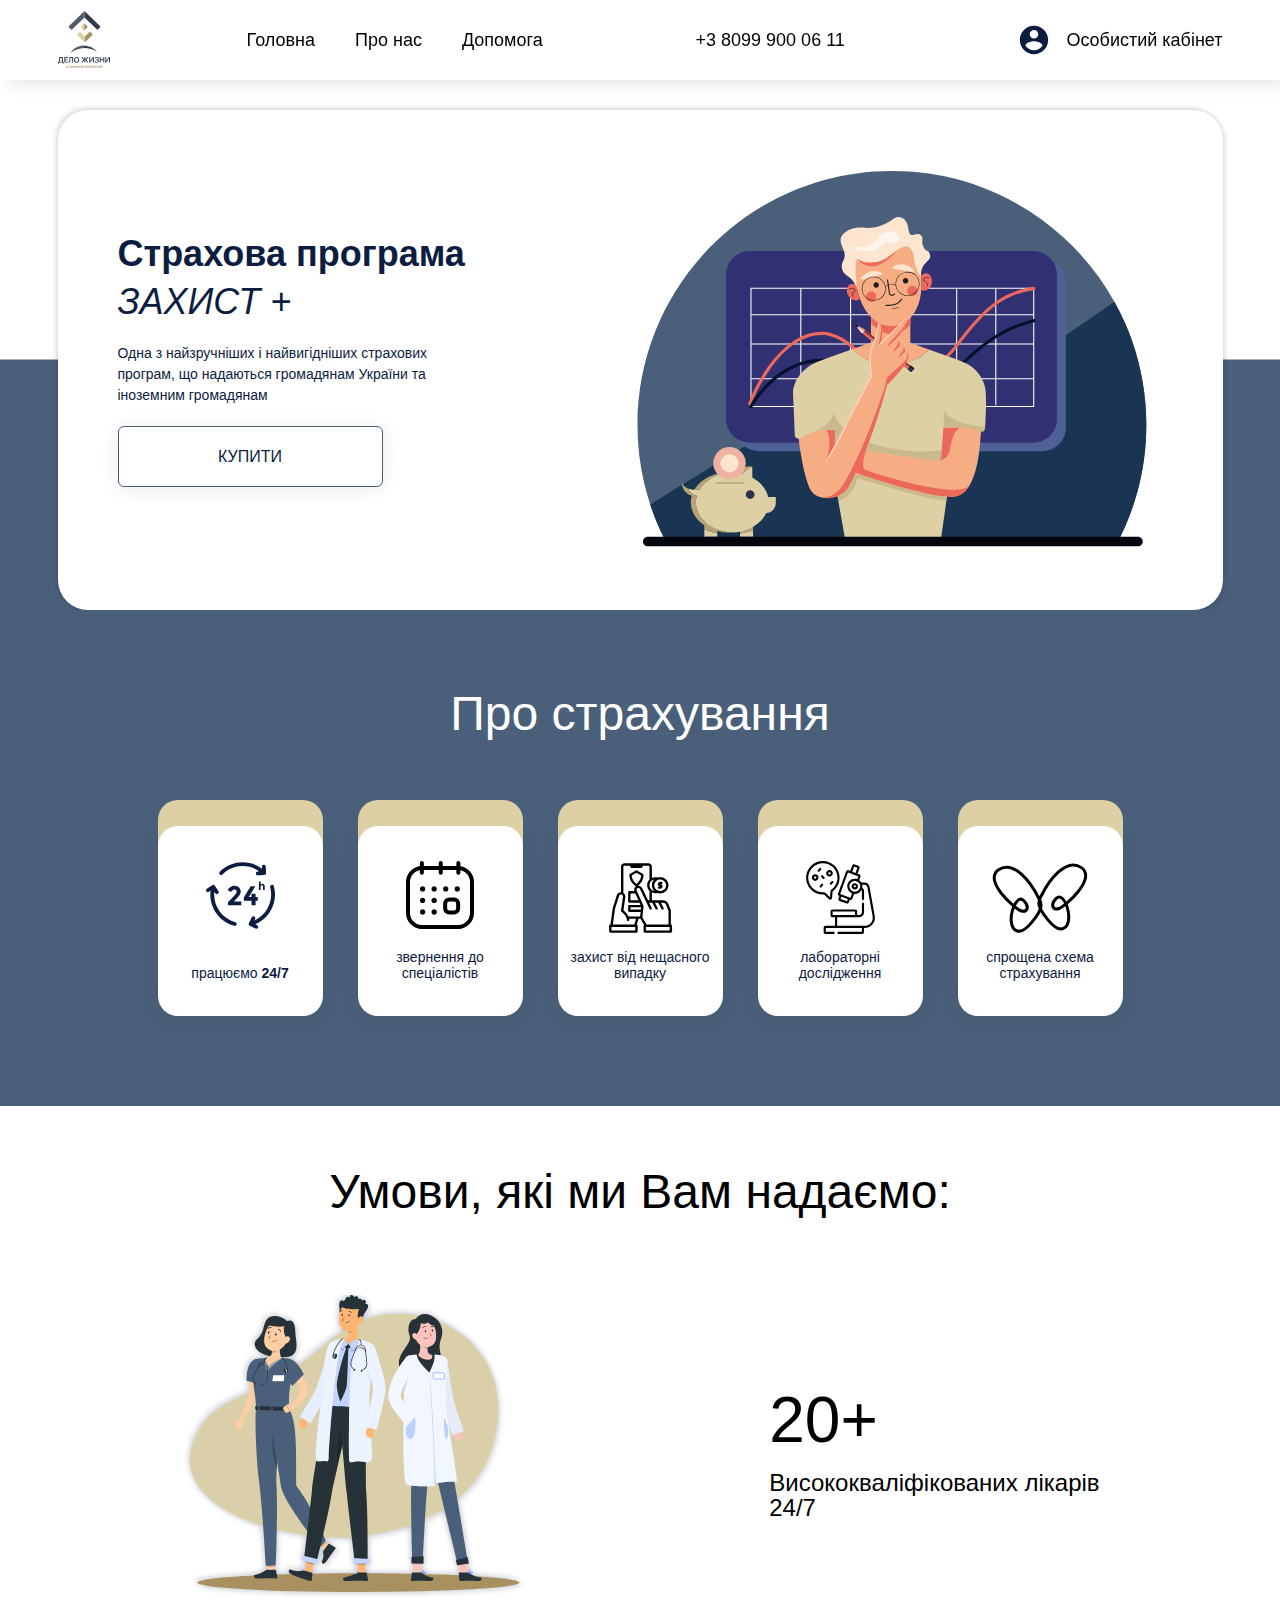
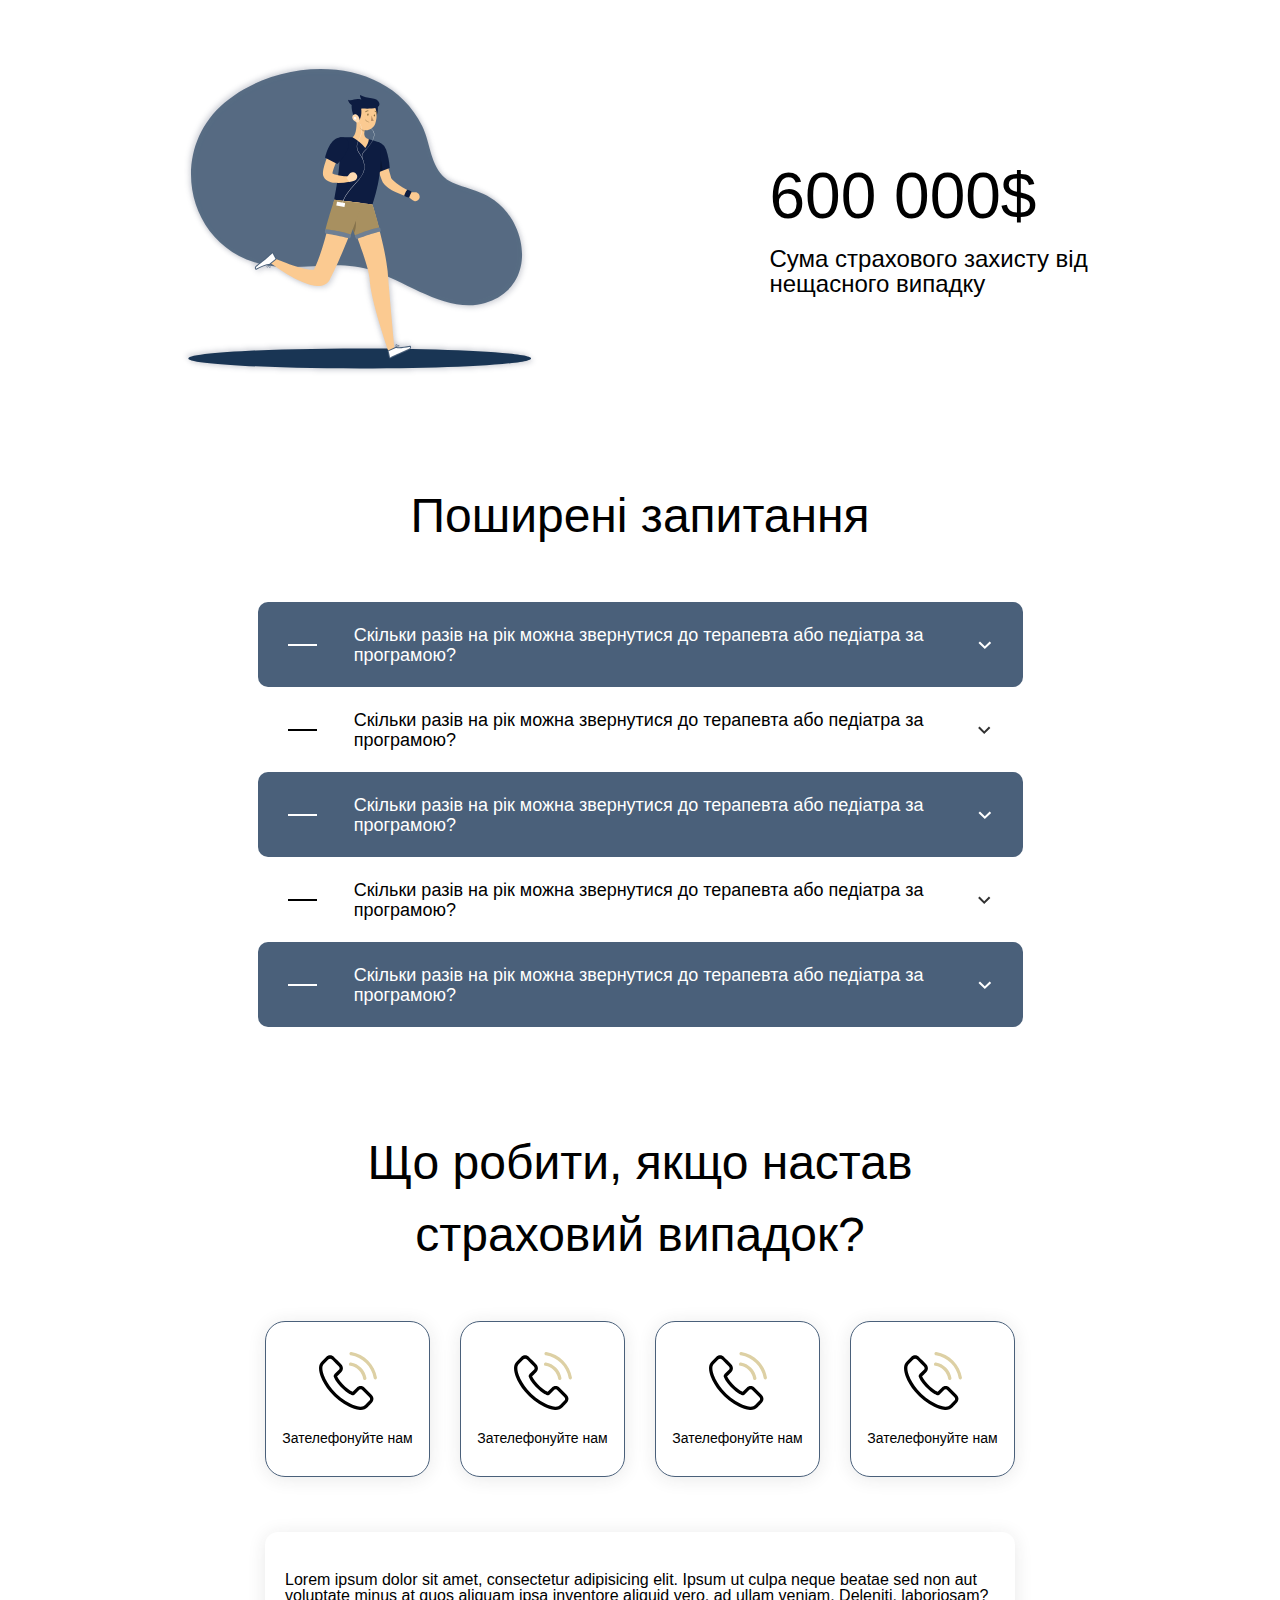
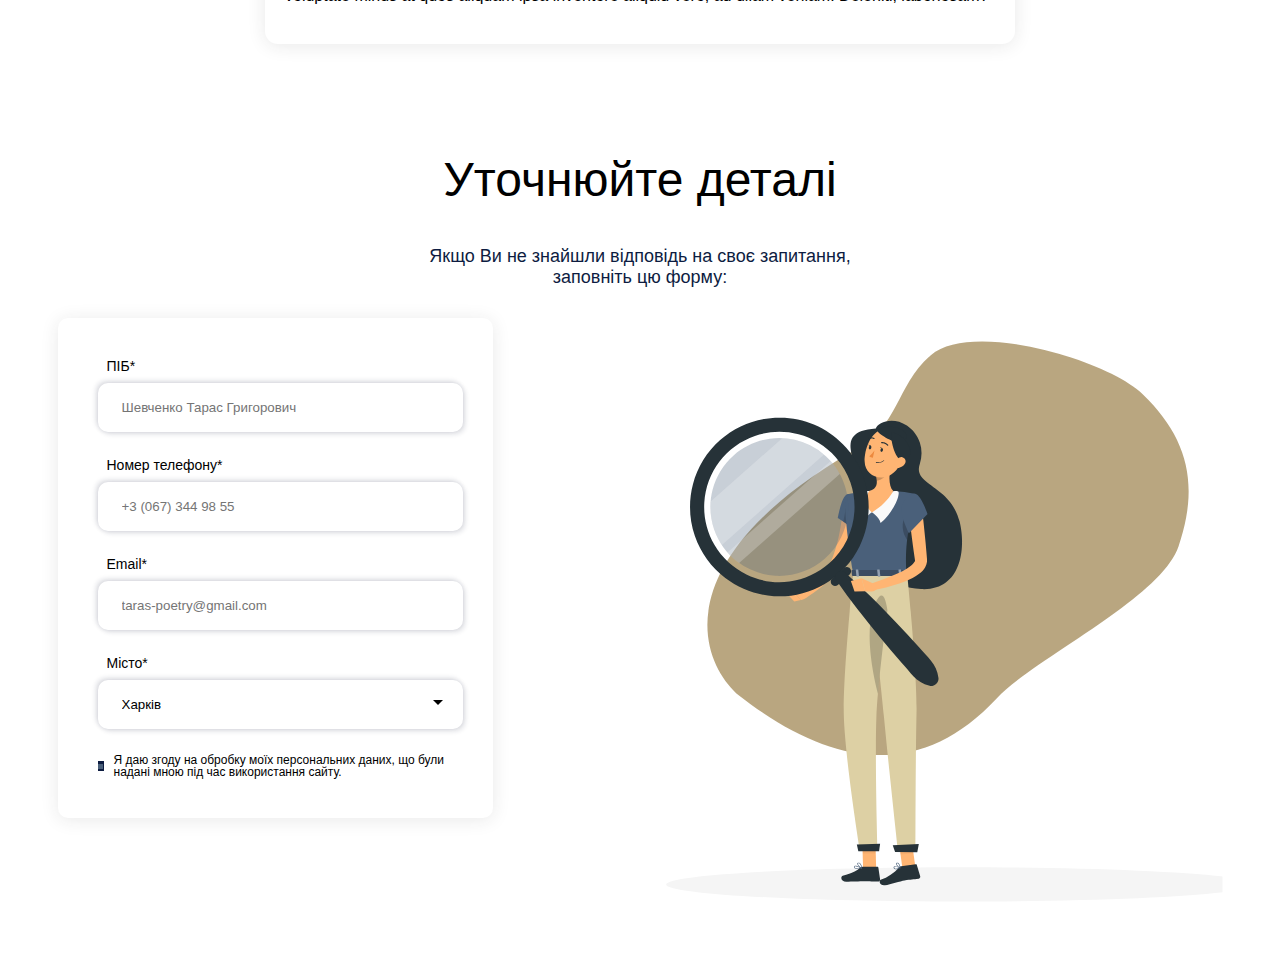
<file: 8--forms/index.html>
<!DOCTYPE html>
<html lang="en">
  <head>
    <meta charset="UTF-8" />
    <meta http-equiv="X-UA-Compatible" content="IE=edge" />
    <meta name="viewport" content="width=device-width, initial-scale=1.0" />
    <title>Block Model & Flex Basics</title>

    <link rel="stylesheet" href="./css/reset.css" />
    <link rel="stylesheet" href="./css/style.css" />
  </head>

  <body>
    <header class="navigation--wrapper">
      <div class="navigation container">
        <figure class="navigation__logo">
          <svg
            width="100%"
            height="100%"
            viewBox="0 0 53 58"
            fill="none"
            xmlns="http://www.w3.org/2000/svg"
          >
            <path
              d="M26.5 6.44444V0L42.1922 15.3333C42.449 15.5841 42.4511 15.9958 42.1969 16.2492L39.8781 18.5612C39.628 18.8106 39.2232 18.8131 38.9699 18.5669L26.5 6.44444Z"
              fill="#313C48"
            />
            <path
              d="M26.4999 6.44444V0L10.8077 15.3333C10.5509 15.5841 10.5489 15.9958 10.8031 16.2492L13.1218 18.5612C13.372 18.8106 13.7768 18.8131 14.0301 18.5669L26.4999 6.44444Z"
              fill="#535D69"
            />
            <path
              d="M26.8231 31.2556L19.2197 23.9777C18.9585 23.7277 18.9542 23.3125 19.2103 23.0571L21.2098 21.0635C21.4565 20.8175 21.8544 20.8111 22.109 21.049L26.8231 25.4556V31.2556Z"
              fill="#DDD0A4"
            />
            <path
              d="M26.8232 31.2556L34.4266 23.9777C34.6879 23.7277 34.6921 23.3125 34.436 23.0571L32.4365 21.0635C32.1898 20.8175 31.7919 20.8111 31.5374 21.049L26.8232 25.4556V31.2556Z"
              fill="#A89060"
            />
            <path
              fill-rule="evenodd"
              clip-rule="evenodd"
              d="M26.2782 12.2444L23.0789 15.4342C22.8265 15.6859 22.8265 16.0939 23.0789 16.3456L26.2782 19.5354V12.2444Z"
              fill="#DDD0A4"
            />
            <path
              fill-rule="evenodd"
              clip-rule="evenodd"
              d="M26.2778 12.2444L29.4771 15.4342C29.7295 15.6859 29.7295 16.0939 29.4771 16.3456L26.2778 19.5354V12.2444Z"
              fill="#A89060"
            />
            <path
              d="M26.2162 34.8C20.7227 34.8 15.8471 37.4552 12.7944 41.5564C16.6386 38.7401 21.0921 37.078 26.2162 37.078C30.7998 37.078 35.3577 38.408 38.96 40.7045C35.8892 37.0912 31.3193 34.8 26.2162 34.8Z"
              fill="#313C48"
            />
            <path
              fill-rule="evenodd"
              clip-rule="evenodd"
              d="M12.7944 41.5564C15.8471 37.4552 20.7227 34.8 26.2162 34.8V37.078C21.0921 37.078 16.6386 38.7401 12.7944 41.5564Z"
              fill="#535D69"
            />
            <path
              d="M1.95018 49.373C1.92746 49.7078 1.88959 49.9784 1.83657 50.1849C1.78355 50.3888 1.6977 50.5612 1.57904 50.7022V50.7324H3.96495V46.9261H2.10546L1.95018 49.373ZM0.992035 51.5556V52.6317H0.102051V50.7324H0.492128C0.67644 50.6166 0.808985 50.4479 0.889778 50.2264C0.97057 50.0023 1.02233 49.6978 1.04505 49.3126L1.24199 46.1067H4.93825V50.7324H5.61994V52.6317H4.73375V51.5556H0.992035ZM9.8578 50.7324V51.5556H6.32056V46.1067H9.8578V46.93H7.29764V48.4026H9.71767V49.1767H7.29764V50.7324H9.8578ZM15.1522 51.5556H14.1751V46.9261H12.4368L12.2891 49.4448C12.2462 50.1723 12.1036 50.7136 11.8612 51.0684C11.6188 51.4209 11.2489 51.5971 10.7516 51.5971C10.6101 51.5971 10.4915 51.582 10.3956 51.5518V50.6984C10.4713 50.7161 10.5496 50.7248 10.6304 50.7248C10.8803 50.7248 11.0621 50.6191 11.1757 50.4077C11.2893 50.1937 11.3587 49.8539 11.384 49.3881L11.562 46.1067H15.1522V51.5556ZM18.5985 46.0161C19.3939 46.0161 20.0238 46.2691 20.4883 46.7751C20.9554 47.2811 21.1889 47.9671 21.1889 48.8331C21.1889 49.699 20.9554 50.385 20.4883 50.891C20.0238 51.3945 19.3939 51.6462 18.5985 51.6462C17.8007 51.6462 17.1682 51.3945 16.7011 50.891C16.2366 50.385 16.0043 49.699 16.0043 48.8331C16.0043 47.9671 16.2366 47.2811 16.7011 46.7751C17.1682 46.2691 17.8007 46.0161 18.5985 46.0161ZM19.7612 47.3868C19.4734 47.0269 19.0858 46.8469 18.5985 46.8469C18.1113 46.8469 17.7237 47.0256 17.4359 47.3831C17.148 47.7405 17.0041 48.2239 17.0041 48.8331C17.0041 49.4397 17.148 49.9218 17.4359 50.2793C17.7237 50.6367 18.1113 50.8155 18.5985 50.8155C19.0858 50.8155 19.4734 50.6367 19.7612 50.2793C20.049 49.9218 20.1929 49.4397 20.1929 48.8331C20.1929 48.2264 20.049 47.7443 19.7612 47.3868ZM28.3202 48.7009L30.6909 51.5556H29.4677L27.4188 49.0709H27.3885V51.5556H26.4341V49.0709H26.4039L24.3399 51.5556H23.1469L25.4987 48.7122L23.3098 46.1067H24.4459L26.4039 48.4894H26.4341V46.1067H27.3885V48.4894H27.4188L29.3805 46.1067H30.4977L28.3202 48.7009ZM34.9363 51.5556V47.6361H34.8871L32.2323 51.5556H31.2855V46.1067H32.2588V50.0376H32.308L34.959 46.1067H35.9058V51.5556H34.9363ZM38.0418 49.1653V48.38H38.7689C39.0669 48.38 39.308 48.3031 39.4923 48.1496C39.6766 47.9961 39.7687 47.7959 39.7687 47.5492C39.7687 47.305 39.6816 47.1125 39.5074 46.9715C39.3358 46.828 39.0996 46.7562 38.7992 46.7562C38.4962 46.7562 38.2513 46.8305 38.0645 46.979C37.8777 47.1275 37.7742 47.3302 37.754 47.587H36.8413C36.8665 47.0911 37.0571 46.6983 37.4131 46.4089C37.7691 46.1168 38.24 45.9708 38.8257 45.9708C39.3837 45.9708 39.8382 46.108 40.1891 46.3824C40.5401 46.6543 40.7155 47.0067 40.7155 47.4397C40.7155 47.7443 40.6209 48.0124 40.4315 48.244C40.2421 48.4756 39.996 48.6254 39.693 48.6933V48.7236C40.0591 48.7664 40.3494 48.9086 40.5641 49.1503C40.7786 49.3919 40.8859 49.6965 40.8859 50.064C40.8859 50.5298 40.6878 50.9175 40.2914 51.227C39.8975 51.5367 39.4027 51.6915 38.8068 51.6915C38.1983 51.6915 37.7022 51.5417 37.3185 51.2422C36.9372 50.9426 36.734 50.5461 36.7087 50.0527H37.6479C37.6681 50.307 37.783 50.5096 37.9925 50.6606C38.2047 50.8092 38.4773 50.8834 38.8106 50.8834C39.1313 50.8834 39.39 50.8029 39.5869 50.6418C39.7839 50.4806 39.8824 50.2692 39.8824 50.0074C39.8824 49.7431 39.7852 49.5367 39.5907 49.3881C39.3988 49.2396 39.1313 49.1653 38.7878 49.1653H38.0418ZM46.294 51.5556H45.3207V49.1918H42.6621V51.5556H41.685V46.1067H42.6621V48.3723H45.3207V46.1067H46.294V51.5556ZM50.9863 51.5556V47.6361H50.9371L48.2823 51.5556H47.3355V46.1067H48.3088V50.0376H48.358L51.009 46.1067H51.9558V51.5556H50.9863Z"
              fill="#313C48"
            />
            <path
              d="M9.72154 55.3687H9.27466C9.24816 55.2743 9.19826 55.1976 9.1251 55.1384C9.05186 55.0792 8.95905 55.0497 8.84672 55.0497C8.69773 55.0497 8.57907 55.1094 8.49071 55.229C8.40365 55.3473 8.36009 55.5078 8.36009 55.7105C8.36009 55.9156 8.40365 56.0773 8.49071 56.1957C8.57907 56.3127 8.69838 56.3713 8.84859 56.3713C8.96099 56.3713 9.05374 56.3436 9.12697 56.2882C9.20143 56.2328 9.25197 56.1547 9.27847 56.0541H9.72535C9.69633 56.2655 9.60287 56.4348 9.4451 56.562C9.28855 56.6878 9.08845 56.7507 8.84484 56.7507C8.55069 56.7507 8.31717 56.6576 8.14421 56.4713C7.97125 56.285 7.88477 56.0314 7.88477 55.7105C7.88477 55.3933 7.97125 55.1403 8.14421 54.9514C8.31717 54.7627 8.5494 54.6683 8.84103 54.6683C9.08593 54.6683 9.28668 54.7343 9.44322 54.8665C9.5997 54.9987 9.69252 55.166 9.72154 55.3687ZM11.5678 54.7098V55.0723H10.9505V56.7111H10.4828V55.0723H9.86548V54.7098H11.5678ZM12.9633 54.6758C13.2184 54.6758 13.4209 54.7684 13.5712 54.9534C13.7214 55.1384 13.7965 55.3908 13.7965 55.7105C13.7965 56.0289 13.7221 56.2806 13.5731 56.4656C13.4241 56.6506 13.2234 56.7432 12.971 56.7432C12.827 56.7432 12.7001 56.7111 12.5903 56.6469C12.4805 56.5814 12.3978 56.4921 12.3423 56.3788H12.3328V57.37H11.8613V54.7098H12.3214V55.0553H12.3309C12.389 54.937 12.4729 54.8445 12.5828 54.7778C12.6926 54.7098 12.8195 54.6758 12.9633 54.6758ZM12.8195 56.358C12.9722 56.358 13.0927 56.3001 13.1811 56.1843C13.2695 56.0673 13.3136 55.9093 13.3136 55.7105C13.3136 55.5128 13.2689 55.3555 13.1792 55.2384C13.0909 55.1214 12.971 55.0629 12.8195 55.0629C12.673 55.0629 12.555 55.122 12.4653 55.2403C12.3757 55.3587 12.3302 55.5153 12.329 55.7105C12.3302 55.9068 12.3757 56.0641 12.4653 56.1825C12.555 56.2995 12.673 56.358 12.8195 56.358ZM14.874 56.3882C15.0091 56.3882 15.1227 56.3486 15.2148 56.2693C15.3083 56.1888 15.3549 56.0887 15.3549 55.9691V55.8162L14.891 55.8445C14.7774 55.852 14.6891 55.8803 14.6259 55.9294C14.5641 55.9773 14.5332 56.0409 14.5332 56.1201C14.5332 56.202 14.5641 56.2674 14.6259 56.3165C14.6891 56.3643 14.7717 56.3882 14.874 56.3882ZM14.732 56.7432C14.5363 56.7432 14.3753 56.6872 14.2491 56.5752C14.1241 56.4631 14.0617 56.3177 14.0617 56.139C14.0617 55.9615 14.1273 55.8212 14.2585 55.718C14.3911 55.6148 14.5798 55.5556 14.8247 55.5405L15.3549 55.5103V55.3668C15.3549 55.2624 15.3215 55.1812 15.2546 55.1233C15.1889 55.0654 15.0974 55.0364 14.98 55.0364C14.8702 55.0364 14.7806 55.061 14.7111 55.11C14.6417 55.1591 14.5994 55.2258 14.5843 55.3102H14.1468C14.1569 55.1201 14.2384 54.9659 14.3911 54.8476C14.5451 54.7281 14.7477 54.6683 14.999 54.6683C15.2476 54.6683 15.4464 54.7287 15.5954 54.8495C15.7456 54.9703 15.8207 55.1314 15.8207 55.3328V56.7111H15.3663V56.392H15.3569C15.3 56.499 15.2142 56.5846 15.0993 56.6488C14.9844 56.7117 14.862 56.7432 14.732 56.7432ZM17.0194 55.9936H17.0099L16.5934 56.7111H16.0916L16.7391 55.7123L16.0972 54.7098H16.6274L17.0326 55.4122H17.0421L17.4417 54.7098H17.9586L17.3129 55.6991L17.951 56.7111H17.436L17.0194 55.9936ZM19.7821 56.4732C19.6067 56.6582 19.3706 56.7507 19.0739 56.7507C18.7773 56.7507 18.5412 56.6582 18.3657 56.4732C18.1903 56.2869 18.1025 56.0327 18.1025 55.7105C18.1025 55.3895 18.1909 55.1359 18.3676 54.9496C18.5444 54.762 18.7798 54.6683 19.0739 54.6683C19.3693 54.6683 19.6047 54.762 19.7802 54.9496C19.957 55.1359 20.0454 55.3895 20.0454 55.7105C20.0454 56.0327 19.9576 56.2869 19.7821 56.4732ZM18.7142 56.2032C18.8025 56.3203 18.9225 56.3788 19.0739 56.3788C19.2254 56.3788 19.3454 56.3203 19.4337 56.2032C19.5221 56.0862 19.5663 55.9219 19.5663 55.7105C19.5663 55.5003 19.5221 55.3366 19.4337 55.2195C19.3454 55.1013 19.2254 55.0421 19.0739 55.0421C18.9237 55.0421 18.8038 55.1013 18.7142 55.2195C18.6258 55.3366 18.5816 55.5003 18.5816 55.7105C18.5816 55.9219 18.6258 56.0862 18.7142 56.2032ZM21.2269 55.0288H20.8463V55.5273H21.1909C21.4131 55.5273 21.5242 55.443 21.5242 55.2743C21.5242 55.1963 21.4983 55.1359 21.4466 55.0931C21.3961 55.0503 21.3229 55.0288 21.2269 55.0288ZM21.2194 55.8256H20.8463V56.392H21.2572C21.3696 56.392 21.4554 56.3681 21.5147 56.3203C21.5741 56.2712 21.6038 56.2007 21.6038 56.1088C21.6038 55.92 21.4756 55.8256 21.2194 55.8256ZM20.3843 56.7111V54.7098H21.3367C21.5387 54.7098 21.6971 54.7551 21.8121 54.8458C21.9269 54.9351 21.9844 55.0591 21.9844 55.2177C21.9844 55.3221 21.9503 55.4159 21.8821 55.499C21.8152 55.5808 21.7319 55.6305 21.6322 55.6481V55.6632C21.7647 55.6809 21.8714 55.7324 21.9522 55.8181C22.033 55.9037 22.0734 56.0088 22.0734 56.1333C22.0734 56.3108 22.0084 56.4518 21.8783 56.5563C21.7496 56.6595 21.5741 56.7111 21.3519 56.7111H20.3843ZM23.1565 56.3882C23.2915 56.3882 23.4052 56.3486 23.4973 56.2693C23.5907 56.1888 23.6375 56.0887 23.6375 55.9691V55.8162L23.1735 55.8445C23.0599 55.852 22.9715 55.8803 22.9085 55.9294C22.8466 55.9773 22.8156 56.0409 22.8156 56.1201C22.8156 56.202 22.8466 56.2674 22.9085 56.3165C22.9715 56.3643 23.0542 56.3882 23.1565 56.3882ZM23.0145 56.7432C22.8188 56.7432 22.6579 56.6872 22.5316 56.5752C22.4066 56.4631 22.3441 56.3177 22.3441 56.139C22.3441 55.9615 22.4098 55.8212 22.5411 55.718C22.6736 55.6148 22.8624 55.5556 23.1073 55.5405L23.6375 55.5103V55.3668C23.6375 55.2624 23.604 55.1812 23.5371 55.1233C23.4715 55.0654 23.38 55.0364 23.2625 55.0364C23.1527 55.0364 23.0631 55.061 22.9936 55.11C22.9242 55.1591 22.8819 55.2258 22.8668 55.3102H22.4293C22.4395 55.1201 22.5209 54.9659 22.6736 54.8476C22.8277 54.7281 23.0302 54.6683 23.2815 54.6683C23.5302 54.6683 23.729 54.7287 23.878 54.8495C24.0282 54.9703 24.1033 55.1314 24.1033 55.3328V56.7111H23.6488V56.392H23.6393C23.5825 56.499 23.4967 56.5846 23.3818 56.6488C23.2669 56.7117 23.1445 56.7432 23.0145 56.7432ZM25.3095 55.6973H25.6579V55.0685H25.3095C25.2009 55.0685 25.1144 55.0975 25.05 55.1553C24.987 55.2133 24.9554 55.292 24.9554 55.3913C24.9554 55.4807 24.9876 55.5544 25.052 55.6123C25.1164 55.6689 25.2022 55.6973 25.3095 55.6973ZM25.6579 56.7111V56.0409H25.389L24.9213 56.7111H24.3949L24.9345 55.9672C24.7944 55.9244 24.6846 55.8533 24.6051 55.7538C24.5268 55.6532 24.4877 55.533 24.4877 55.3933C24.4877 55.1831 24.5584 55.0169 24.6997 54.8948C24.8424 54.7715 25.0336 54.7098 25.2735 54.7098H26.1199V56.7111H25.6579ZM28.237 55.6443L29.127 56.7111H28.5494L27.8033 55.8162H27.7882V56.7111H27.3186V54.7098H27.7882V55.5443H27.8033L28.538 54.7098H29.0872L28.237 55.6443ZM30.9088 56.4732C30.7333 56.6582 30.4973 56.7507 30.2006 56.7507C29.9039 56.7507 29.6679 56.6582 29.4924 56.4732C29.3169 56.2869 29.2292 56.0327 29.2292 55.7105C29.2292 55.3895 29.3176 55.1359 29.4943 54.9496C29.671 54.762 29.9065 54.6683 30.2006 54.6683C30.496 54.6683 30.7314 54.762 30.9069 54.9496C31.0836 55.1359 31.172 55.3895 31.172 55.7105C31.172 56.0327 31.0843 56.2869 30.9088 56.4732ZM29.8408 56.2032C29.9292 56.3203 30.0491 56.3788 30.2006 56.3788C30.3521 56.3788 30.472 56.3203 30.5604 56.2032C30.6487 56.0862 30.6929 55.9219 30.6929 55.7105C30.6929 55.5003 30.6487 55.3366 30.5604 55.2195C30.472 55.1013 30.3521 55.0421 30.2006 55.0421C30.0504 55.0421 29.9304 55.1013 29.8408 55.2195C29.7524 55.3366 29.7083 55.5003 29.7083 55.7105C29.7083 55.9219 29.7524 56.0862 29.8408 56.2032ZM31.9598 56.7111H31.5109V54.7098H32.1112L32.7039 56.1069H32.7191L33.3118 54.7098H33.9025V56.7111H33.4538V55.3423H33.4386L32.8725 56.6185H32.5392L31.973 55.3423H31.9598V56.7111ZM35.6238 56.7111V55.0723H34.7944V56.7111H34.3248V54.7098H36.0953V56.7111H35.6238ZM37.2523 56.3882C37.3873 56.3882 37.501 56.3486 37.5931 56.2693C37.6865 56.1888 37.7333 56.0887 37.7333 55.9691V55.8162L37.2693 55.8445C37.1557 55.852 37.0673 55.8803 37.0043 55.9294C36.9423 55.9773 36.9114 56.0409 36.9114 56.1201C36.9114 56.202 36.9423 56.2674 37.0043 56.3165C37.0673 56.3643 37.15 56.3882 37.2523 56.3882ZM37.1103 56.7432C36.9146 56.7432 36.7537 56.6872 36.6274 56.5752C36.5024 56.4631 36.4399 56.3177 36.4399 56.139C36.4399 55.9615 36.5056 55.8212 36.6369 55.718C36.7694 55.6148 36.9582 55.5556 37.2031 55.5405L37.7333 55.5103V55.3668C37.7333 55.2624 37.6998 55.1812 37.6329 55.1233C37.5672 55.0654 37.4757 55.0364 37.3583 55.0364C37.2485 55.0364 37.1589 55.061 37.0894 55.11C37.02 55.1591 36.9777 55.2258 36.9626 55.3102H36.5251C36.5353 55.1201 36.6166 54.9659 36.7694 54.8476C36.9235 54.7281 37.126 54.6683 37.3773 54.6683C37.626 54.6683 37.8248 54.7287 37.9738 54.8495C38.124 54.9703 38.1991 55.1314 38.1991 55.3328V56.7111H37.7446V56.392H37.7351C37.6783 56.499 37.5925 56.5846 37.4776 56.6488C37.3627 56.7117 37.2403 56.7432 37.1103 56.7432ZM39.9298 56.7111V55.8615H39.0815V56.7111H38.6119V54.7098H39.0815V55.499H39.9298V54.7098H40.3994V56.7111H39.9298ZM41.2856 56.7111H40.8236V54.7098H41.2856V56.0465H41.3007L42.1737 54.7098H42.6357V56.7111H42.1737V55.3649H42.1586L41.2856 56.7111ZM43.8514 55.6973H44.1998V55.0685H43.8514C43.7428 55.0685 43.6563 55.0975 43.592 55.1553C43.5289 55.2133 43.4973 55.292 43.4973 55.3913C43.4973 55.4807 43.5295 55.5544 43.5939 55.6123C43.6583 55.6689 43.7441 55.6973 43.8514 55.6973ZM44.1998 56.7111V56.0409H43.931L43.4632 56.7111H42.9368L43.4765 55.9672C43.3363 55.9244 43.2265 55.8533 43.147 55.7538C43.0687 55.6532 43.0296 55.533 43.0296 55.3933C43.0296 55.1831 43.1003 55.0169 43.2416 54.8948C43.3843 54.7715 43.5755 54.7098 43.8154 54.7098H44.6618V56.7111H44.1998Z"
              fill="#A89060"
            />
          </svg>
        </figure>

        <menu class="navigation__menu">
          <li class="navigation__item">
            <a class="navigation__link" href="#">Головна</a>
          </li>
          <li class="navigation__item">
            <a class="navigation__link" href="#">Про нас</a>
          </li>
          <li class="navigation__item">
            <a class="navigation__link" href="#">Допомога</a>
          </li>
        </menu>

        <a class="navigation__link" href="#">+3 8099 900 06 11</a>
        <!-- Чому телефон <a>? Бо користувачу буде зручніше скористуватись данним фрагментом сторінки, щоб одразу зателефонувати без копіюваааання, вставляяяяння. -->

        <figure class="navigation__profile">
          <svg
            class="navigation__profile-icon"
            width="100%"
            height="100%"
            viewBox="0 0 34 34"
            fill="none"
            xmlns="http://www.w3.org/2000/svg"
          >
            <g clip-path="url(#clip0_6861_307)">
              <path
                d="M17.0002 2.83331C9.18016 2.83331 2.8335 9.17998 2.8335 17C2.8335 24.82 9.18016 31.1666 17.0002 31.1666C24.8202 31.1666 31.1668 24.82 31.1668 17C31.1668 9.17998 24.8202 2.83331 17.0002 2.83331ZM17.0002 7.08331C19.3518 7.08331 21.2502 8.98165 21.2502 11.3333C21.2502 13.685 19.3518 15.5833 17.0002 15.5833C14.6485 15.5833 12.7502 13.685 12.7502 11.3333C12.7502 8.98165 14.6485 7.08331 17.0002 7.08331ZM17.0002 27.2C13.4585 27.2 10.3277 25.3866 8.50016 22.6383C8.54266 19.8191 14.1668 18.275 17.0002 18.275C19.8193 18.275 25.4577 19.8191 25.5002 22.6383C23.6727 25.3866 20.5418 27.2 17.0002 27.2Z"
                fill="#0D1C41"
              />
            </g>
            <defs>
              <clipPath id="clip0_6861_307">
                <rect width="34" height="34" fill="white" />
              </clipPath>
            </defs>
          </svg>
          <figcaption class="navigation__profile-text">
            Особистий кабінет
          </figcaption>
        </figure>
      </div>
    </header>

    <section class="hero-bg">
      <div class="hero container">
        <div class="hero__content">
          <h1 class="hero__title">Страхова програма</h1>
          <h2 class="hero__title hero__title--light">ЗАХИСТ +</h2>
          <p class="hero__text">
            Одна з найзручніших і найвигідніших страхових програм, що надаються
            громадянам України та іноземним громадянам
          </p>
          <a href="#" class="hero__btn">Купити</a>
        </div>
        <figure class="hero__image">
          <svg
            width="100%"
            height="100%"
            viewBox="0 0 543 400"
            fill="none"
            xmlns="http://www.w3.org/2000/svg"
          >
            <g id="Artboard 1 1">
              <path
                id="Vector"
                d="M526.283 264.939C526.283 270.722 526.092 276.461 525.709 282.155C523.803 310.864 517 339.037 505.593 365.458C503.82 369.532 501.958 373.549 500.005 377.509H43.7473C38.4484 366.833 33.9181 355.793 30.1908 344.473C27.9792 337.788 26.0459 330.984 24.3907 324.062C19.7809 304.692 17.4613 284.849 17.4796 264.939C17.4637 124.632 131.37 10.8889 271.874 10.8889C283.489 10.8839 295.091 11.6678 306.599 13.2353C309.258 13.6016 311.916 14.0051 314.574 14.451C317.484 14.9429 320.381 15.4738 323.266 16.0436C359.153 23.4628 393.016 38.5227 422.546 60.1964C452.076 81.8701 476.577 109.648 494.381 141.635C498.244 148.561 501.788 155.684 505.013 163.003C507.597 168.86 509.952 174.829 512.078 180.909C521.458 207.687 526.269 235.848 526.31 264.217C526.283 264.477 526.283 264.706 526.283 264.939Z"
                fill="#4A607A"
              />
              <path
                id="Vector_2"
                d="M526.283 264.939C526.283 270.722 526.092 276.461 525.709 282.155C523.803 310.864 517 339.037 505.593 365.458C503.82 369.532 501.958 373.549 500.005 377.509H43.7474C38.4485 366.833 33.9182 355.793 30.1909 344.473L175.027 255.086L311.124 267.827L494.365 141.662C498.228 148.588 501.772 155.71 504.997 163.029C507.581 168.886 509.936 174.855 512.062 180.935C521.442 207.714 526.253 235.875 526.294 264.244C526.283 264.477 526.283 264.706 526.283 264.939Z"
                fill="#1A3554"
              />
              <path
                id="Vector_3"
                d="M160.88 127.944C163.279 127.944 165.224 126.003 165.224 123.607C165.224 121.212 163.279 119.27 160.88 119.27C158.482 119.27 156.537 121.212 156.537 123.607C156.537 126.003 158.482 127.944 160.88 127.944Z"
                fill="#2C3149"
              />
              <path
                id="Vector_4"
                d="M422.308 99.4105H138.754C125.724 99.4105 115.161 109.959 115.161 122.97V267.583C115.161 280.595 125.724 291.143 138.754 291.143H422.308C435.338 291.143 445.901 280.595 445.901 267.583V122.97C445.901 109.959 435.338 99.4105 422.308 99.4105Z"
                fill="#4F6097"
              />
              <path
                id="Vector_5"
                d="M413.27 90.9166H129.717C116.686 90.9166 106.123 101.465 106.123 114.476V259.089C106.123 272.101 116.686 282.649 129.717 282.649H413.27C426.301 282.649 436.864 272.101 436.864 259.089V114.476C436.864 101.465 426.301 90.9166 413.27 90.9166Z"
                fill="#303072"
              />
              <path
                id="Vector_6"
                d="M130.461 127.78V247.123H414.275V127.78H130.461ZM413.191 154.297H376.344V128.842H413.212L413.191 154.297ZM284.447 155.358H336.137V183.531H284.468L284.447 155.358ZM283.383 183.531H231.124V155.358H283.405L283.383 183.531ZM337.2 155.358H375.259V183.531H337.221L337.2 155.358ZM337.2 154.297V128.842H375.259V154.297H337.2ZM336.137 154.297H284.468V128.842H336.158L336.137 154.297ZM283.383 154.297H231.124V128.842H283.405L283.383 154.297ZM230.04 154.297H181.338V128.842H230.061L230.04 154.297ZM230.04 155.358V183.531H181.338V155.358H230.04ZM180.274 183.531H131.524V155.358H180.274V183.531ZM180.274 184.593V218.207H131.524V184.593H180.274ZM181.338 184.593H230.061V218.207H181.338V184.593ZM231.124 184.593H283.405V218.207H231.124V184.593ZM284.468 184.593H336.158V218.207H284.468V184.593ZM337.221 184.593H375.28V218.207H337.221V184.593ZM376.344 184.593H413.212V218.207H376.344V184.593ZM376.344 183.531V155.358H413.212V183.531H376.344ZM180.274 128.852V154.307H131.524V128.842L180.274 128.852ZM131.524 246.062V219.269H180.274V245.281H181.338V219.269H230.061V245.281H231.124V219.269H283.405V245.281H284.468V219.269H336.158V245.281H337.221V219.269H375.28V245.281H376.344V219.269H413.212V246.062H131.524Z"
                fill="white"
              />
              <path
                id="Vector_7"
                d="M129.7 245.467C129.519 245.465 129.339 245.431 129.169 245.366C128.773 245.219 128.452 244.922 128.275 244.539C128.099 244.155 128.082 243.718 128.228 243.322C133.246 230.641 139.704 218.575 147.473 207.362C154.809 196.92 162.667 188.622 170.838 182.714C181.146 175.255 191.991 171.566 203.012 171.789C204.325 171.789 224.208 171.836 244.867 197.673C253.819 208.869 267.413 215.165 282.128 214.985C301.878 214.725 321.065 203.598 336.168 183.664C365.636 144.709 382.983 131.926 413.477 126.739C413.895 126.669 414.323 126.767 414.668 127.012C415.013 127.257 415.246 127.629 415.317 128.045C415.387 128.462 415.289 128.89 415.044 129.234C414.799 129.579 414.426 129.812 414.009 129.882C384.121 134.978 367.928 146.949 338.678 185.575C330.613 196.229 321.384 204.474 311.246 210.085C301.916 215.245 291.852 218.048 282.139 218.17C266.414 218.377 251.911 211.63 242.342 199.659C222.48 174.825 203.23 174.979 203.001 174.974H202.927C179.392 174.501 161.205 193.294 150.067 209.14C142.444 220.144 136.103 231.981 131.168 244.421C131.057 244.723 130.858 244.984 130.596 245.171C130.334 245.358 130.022 245.461 129.7 245.467Z"
                fill="#EC685A"
              />
              <path
                id="Vector_8"
                d="M130.992 248.185C130.718 248.184 130.447 248.113 130.208 247.977C129.969 247.841 129.77 247.646 129.628 247.411C129.487 247.175 129.409 246.907 129.402 246.632C129.395 246.358 129.46 246.086 129.589 245.844C129.849 245.356 136.112 233.746 148.281 222.051C159.408 211.359 177.701 198.719 201.975 198.719H202.975C204.171 198.719 223.969 198.719 244.66 217.703C254.707 226.929 270.066 231.505 286.791 230.237C304.951 228.867 322.527 220.761 336.291 207.409C366.881 177.745 384.19 166.915 413.446 159.127C413.651 159.062 413.868 159.04 414.082 159.061C414.297 159.081 414.505 159.146 414.694 159.249C414.883 159.352 415.049 159.493 415.182 159.662C415.315 159.831 415.412 160.026 415.468 160.234C415.524 160.442 415.537 160.659 415.506 160.872C415.475 161.085 415.402 161.289 415.29 161.473C415.178 161.657 415.03 161.816 414.854 161.941C414.679 162.067 414.48 162.155 414.27 162.201C385.291 169.92 369.002 180.128 338.513 209.692C324.218 223.553 305.935 231.989 287.036 233.401C269.428 234.722 253.198 229.86 242.501 220.039C222.597 201.766 203.209 201.878 203.007 201.894H202.953C179.285 201.549 161.417 213.865 150.578 224.259C143.466 231.057 137.351 238.822 132.412 247.325C132.277 247.585 132.073 247.802 131.823 247.954C131.573 248.106 131.285 248.186 130.992 248.185Z"
                fill="#00132C"
              />
              <path
                id="Vector_9"
                d="M205.346 302.2L205.404 302.063C205.388 302.11 205.368 302.155 205.346 302.2Z"
                fill="#EC685A"
              />
              <path
                id="Vector_10"
                d="M205.42 302.063C205.532 301.749 205.67 301.415 205.824 301.065C205.628 301.537 205.484 301.877 205.42 302.063Z"
                fill="#EC685A"
              />
              <path
                id="Vector_11"
                d="M97.3084 362.188V373.336C92.8231 372.727 88.4489 371.475 84.3208 369.62V362.188H97.3084Z"
                fill="#B8A375"
              />
              <path
                id="Vector_12"
                d="M133.039 362.188V370.231C129.318 372.004 124.879 372.97 120.046 373.453V362.188H133.039Z"
                fill="#B8A375"
              />
              <path
                id="Vector_13"
                d="M155.782 336.983V343.104C155.779 345.642 154.795 348.081 153.035 349.913C151.275 351.745 148.875 352.827 146.335 352.935C141.109 363.86 128.01 371.797 112.407 372.577C91.9977 371.627 75.8203 358.446 75.8203 342.318C75.8239 340.069 76.1425 337.832 76.7666 335.672C71.764 334.265 69.2547 331.255 68.0054 328.393C70.0507 329.116 72.1838 329.563 74.3477 329.721C74.4965 329.46 74.6507 329.19 74.8102 328.967C76.2992 329.347 77.8181 329.599 79.3503 329.721C85.1982 319.831 97.6542 312.802 112.338 312.101C115.162 312.243 117.969 312.63 120.727 313.259C120.933 312.975 121.166 312.712 121.423 312.473C124.4 309.479 132.306 306.793 132.306 306.793V317.596C140.493 322.108 146.335 328.999 148.169 336.983H155.782Z"
                fill="#DDD0A4"
              />
              <path
                id="Vector_14"
                d="M132.295 306.793C132.295 306.793 125.288 310.095 123.874 314.012C123.874 314.012 119.796 312.133 118.069 311.974C116.341 311.815 126.591 304.117 132.295 306.793Z"
                fill="#B8A375"
              />
              <path
                id="Vector_15"
                d="M112.386 372.593C111.53 372.641 110.663 372.662 109.786 372.662C88.2551 372.662 70.8071 359.088 70.8071 342.35C70.8068 340.089 71.1327 337.84 71.7747 335.672C60.8178 332.593 61.8439 321.768 61.8439 321.768C62.4074 325.283 65.0337 327.273 68.0267 328.393C69.276 331.255 71.7853 334.265 76.7879 335.672C76.1537 337.841 75.8279 340.09 75.8204 342.35C75.8204 358.462 91.9977 371.643 112.386 372.593Z"
                fill="#B8A375"
              />
              <path
                id="Vector_16"
                d="M112.385 312.101C97.7019 312.802 85.2353 319.831 79.398 329.721C77.8659 329.599 76.3469 329.347 74.8579 328.967C81.2374 318.939 94.4855 312.038 109.834 312.038C110.663 312.038 111.519 312.059 112.385 312.101Z"
                fill="#B8A375"
              />
              <path
                id="Vector_17"
                d="M130.179 338.921C132.593 338.921 134.549 336.967 134.549 334.557C134.549 332.147 132.593 330.193 130.179 330.193C127.766 330.193 125.809 332.147 125.809 334.557C125.809 336.967 127.766 338.921 130.179 338.921Z"
                fill="#2C3149"
              />
              <path
                id="Vector_18"
                d="M123.794 323.717H96.5642C96.4666 323.725 96.3682 323.713 96.2754 323.682C96.1826 323.65 96.0974 323.6 96.0251 323.534C95.9529 323.467 95.8952 323.387 95.8557 323.297C95.8163 323.208 95.7959 323.111 95.7959 323.013C95.7959 322.915 95.8163 322.818 95.8557 322.729C95.8952 322.639 95.9529 322.559 96.0251 322.493C96.0974 322.427 96.1826 322.376 96.2754 322.345C96.3682 322.313 96.4666 322.301 96.5642 322.31H123.794C123.892 322.301 123.99 322.313 124.083 322.345C124.176 322.376 124.261 322.427 124.333 322.493C124.405 322.559 124.463 322.639 124.503 322.729C124.542 322.818 124.562 322.915 124.562 323.013C124.562 323.111 124.542 323.208 124.503 323.297C124.463 323.387 124.405 323.467 124.333 323.534C124.261 323.6 124.176 323.65 124.083 323.682C123.99 323.713 123.892 323.725 123.794 323.717Z"
                fill="#B8A375"
              />
              <path
                id="Vector_19"
                d="M109.504 319.395C118.48 319.395 125.756 312.13 125.756 303.167C125.756 294.204 118.48 286.938 109.504 286.938C100.529 286.938 93.2524 294.204 93.2524 303.167C93.2524 312.13 100.529 319.395 109.504 319.395Z"
                fill="#EFB2A0"
              />
              <path
                id="Vector_20"
                d="M97.3084 373.32V376.776H84.3208V369.62C88.4498 371.47 92.8239 372.716 97.3084 373.32Z"
                fill="#DDD0A4"
              />
              <path
                id="Vector_21"
                d="M133.039 370.231V376.776H120.046V373.469C124.879 372.97 129.297 372.004 133.039 370.231Z"
                fill="#DDD0A4"
              />
              <path
                id="Vector_22"
                d="M109.504 312.186C114.492 312.186 118.536 308.148 118.536 303.167C118.536 298.186 114.492 294.147 109.504 294.147C104.516 294.147 100.472 298.186 100.472 303.167C100.472 308.148 104.516 312.186 109.504 312.186Z"
                fill="#FDE5CF"
              />
              <path
                id="Vector_23"
                d="M365.188 266.109C365.14 266.883 365.092 267.598 365.055 268.25C365.023 268.749 364.882 269.236 364.642 269.676C364.401 270.116 364.067 270.5 363.661 270.8C363.256 271.1 362.789 271.309 362.294 271.414C361.798 271.519 361.286 271.516 360.791 271.406L360.109 276.235L359.667 279.423C358.919 284.692 356.269 289.518 352.205 293.013C348.141 296.508 342.935 298.439 337.544 298.449C336.697 298.449 335.85 298.401 335.007 298.307C334.137 298.208 333.274 298.056 332.423 297.855L327.162 335.244L326.63 339.026L320.005 386H226.265L218.127 339.71L217.258 334.787L210.601 296.945C209.335 297.32 208.036 297.583 206.722 297.728C196.755 298.844 183.592 288.644 178.39 278.381C177.971 278.47 177.537 278.467 177.119 278.373C176.702 278.279 176.31 278.096 175.971 277.837C175.632 277.578 175.354 277.249 175.157 276.874C174.96 276.498 174.848 276.085 174.83 275.662L173.231 237.699L173.167 237.01C171.366 220.509 184.402 206.685 198.749 201.34L201.739 200.262C203.444 199.494 205.139 198.81 206.796 198.221L232.825 189C239.455 197.942 254.031 204.128 270.936 204.128C276.02 204.152 281.089 203.578 286.035 202.419C286.893 202.219 287.73 202.003 288.55 201.761C297.387 199.231 304.539 194.849 308.802 189.416L333.67 198.211C335.806 198.983 337.901 199.861 339.948 200.841L342.954 201.93C356.443 206.953 366.403 220.687 365.817 234.774C366.323 244.6 365.668 258.277 365.188 266.109Z"
                fill="#DDD0A4"
              />
              <path
                id="Vector_24"
                d="M308.779 189.392C302.027 198.194 287.674 204.256 271.034 204.256C254.165 204.256 239.62 197.997 233.006 188.978L250.949 182.544V150.267H290.332V182.783L308.779 189.392Z"
                fill="#F7AD83"
              />
              <path
                id="Vector_25"
                d="M290.597 154.307V164.309C286.291 169.012 279.8 174.278 272.352 174.278C262.963 174.278 255.095 167.653 251.214 163.661V154.918L264.962 154.307H290.597Z"
                fill="#EC685A"
              />
              <path
                id="Vector_26"
                d="M300.815 113.309C300.922 114.073 301.023 114.832 301.108 115.602V115.66C301.655 120.431 301.732 125.245 301.336 130.031C301.336 130.031 301.336 130.063 301.336 130.079C300.395 141.168 296.78 151.154 290.534 157.784C286.502 162.159 281.076 165.003 275.18 165.832C258.7 168.2 246.308 155.953 239.891 138.833C238.22 134.371 236.974 129.762 236.17 125.067C236.026 124.266 235.898 123.448 235.781 122.636C232.214 97.8339 230.96 79.7526 262.145 75.2774C267.461 74.513 272.315 78.3777 277.615 77.6185C289.752 75.8773 297.37 94.6062 300.369 110.75C300.369 110.819 300.395 110.888 300.411 110.952C300.564 111.73 300.698 112.516 300.815 113.309Z"
                fill="#F7AD83"
              />
              <path
                id="Vector_27"
                d="M292.942 112.034L273.532 108.764C273.337 108.732 273.155 108.643 273.011 108.507C272.866 108.372 272.765 108.196 272.721 108.003C272.676 107.81 272.69 107.609 272.761 107.424C272.832 107.239 272.956 107.079 273.118 106.965C276.462 104.65 284.282 101.21 293.825 110.261C293.969 110.419 294.062 110.618 294.092 110.83C294.122 111.042 294.087 111.258 293.991 111.45C293.896 111.641 293.745 111.8 293.557 111.904C293.37 112.009 293.156 112.054 292.942 112.034Z"
                fill="#FDE5CF"
              />
              <path
                id="Vector_28"
                d="M256.169 127.721C257.667 127.721 258.881 126.509 258.881 125.014C258.881 123.519 257.667 122.307 256.169 122.307C254.672 122.307 253.458 123.519 253.458 125.014C253.458 126.509 254.672 127.721 256.169 127.721Z"
                fill="#1A1A1A"
              />
              <path
                id="Vector_29"
                d="M285.537 123.512C287.034 123.512 288.248 122.3 288.248 120.804C288.248 119.309 287.034 118.097 285.537 118.097C284.039 118.097 282.825 119.309 282.825 120.804C282.825 122.3 284.039 123.512 285.537 123.512Z"
                fill="#1A1A1A"
              />
              <path
                id="Vector_30"
                d="M268.854 145.951C267.833 145.958 266.812 145.887 265.802 145.739C265.732 145.727 265.666 145.701 265.606 145.663C265.546 145.625 265.494 145.576 265.453 145.518C265.413 145.46 265.384 145.395 265.368 145.325C265.353 145.256 265.351 145.185 265.364 145.115C265.376 145.046 265.402 144.979 265.44 144.919C265.478 144.859 265.527 144.808 265.585 144.767C265.643 144.726 265.709 144.698 265.778 144.682C265.847 144.667 265.918 144.665 265.988 144.677C266.095 144.677 276.924 146.509 281.145 138.838C281.213 138.716 281.327 138.626 281.461 138.587C281.595 138.548 281.74 138.564 281.863 138.631C281.924 138.664 281.978 138.709 282.023 138.764C282.067 138.818 282.099 138.88 282.119 138.948C282.139 139.015 282.145 139.085 282.138 139.155C282.13 139.224 282.109 139.291 282.075 139.353C278.965 145.033 272.639 145.951 268.854 145.951Z"
                fill="#1A1A1A"
              />
              <path
                id="Vector_31"
                d="M272.001 149.301C271.941 149.3 271.882 149.28 271.835 149.242C271.788 149.205 271.755 149.153 271.741 149.094C271.733 149.06 271.732 149.025 271.738 148.99C271.744 148.955 271.756 148.922 271.775 148.893C271.794 148.863 271.818 148.838 271.847 148.817C271.876 148.797 271.908 148.783 271.943 148.776L278.455 147.284C278.489 147.275 278.524 147.273 278.559 147.279C278.593 147.284 278.627 147.296 278.656 147.314C278.686 147.333 278.712 147.357 278.732 147.385C278.752 147.414 278.767 147.446 278.774 147.48C278.79 147.548 278.778 147.62 278.741 147.68C278.705 147.74 278.646 147.782 278.577 147.799L272.06 149.296L272.001 149.301Z"
                fill="#1A1A1A"
              />
              <path
                id="Vector_32"
                d="M272.001 135.759C271.316 135.774 270.643 135.58 270.071 135.201C269.751 134.973 269.483 134.681 269.283 134.342C269.083 134.004 268.957 133.627 268.913 133.237L267.025 120.125C267.006 119.985 267.042 119.844 267.127 119.731C267.212 119.619 267.338 119.545 267.477 119.525C267.547 119.514 267.618 119.518 267.686 119.535C267.754 119.552 267.818 119.582 267.874 119.624C267.931 119.666 267.978 119.719 268.014 119.779C268.05 119.84 268.073 119.907 268.083 119.976L269.965 133.083C269.989 133.329 270.065 133.568 270.188 133.783C270.311 133.998 270.477 134.185 270.678 134.331C270.995 134.518 271.347 134.64 271.712 134.688C272.077 134.736 272.449 134.711 272.804 134.612C273.392 134.525 273.932 134.236 274.33 133.795C274.407 133.681 274.525 133.602 274.658 133.574C274.792 133.545 274.932 133.569 275.049 133.641C275.165 133.713 275.25 133.827 275.284 133.96C275.319 134.092 275.3 134.233 275.234 134.352C274.687 135.048 273.897 135.511 273.022 135.647C272.687 135.721 272.345 135.759 272.001 135.759Z"
                fill="#1A1A1A"
              />
              <path
                id="Vector_33"
                d="M242.134 119.483L261.273 114.774C261.466 114.728 261.641 114.626 261.775 114.48C261.91 114.335 261.997 114.152 262.027 113.957C262.057 113.761 262.027 113.561 261.942 113.382C261.857 113.203 261.72 113.054 261.549 112.953C258.041 110.893 249.987 108.048 241.146 117.784C241.017 117.951 240.941 118.152 240.927 118.362C240.914 118.573 240.963 118.782 241.069 118.964C241.175 119.146 241.333 119.293 241.523 119.385C241.713 119.478 241.925 119.511 242.134 119.483Z"
                fill="#FDE5CF"
              />
              <path
                id="Vector_34"
                d="M239.976 138.827C239.506 139.26 238.983 139.631 238.418 139.931C235.393 141.598 229.673 139.353 227.833 134.83C225.994 130.307 227.1 125.587 230.295 124.292C232.012 123.597 234.266 123.915 236.27 125.067C237.07 129.76 238.31 134.367 239.976 138.827Z"
                fill="#EC685A"
              />
              <path
                id="Vector_35"
                d="M232.91 136.831C230.901 133.98 234.17 130.726 234.989 129.988C234.765 129.61 234.464 129.282 234.106 129.025C233.748 128.768 233.341 128.588 232.91 128.497C231.188 128.189 229.45 129.558 229.434 129.558L229.099 129.144C229.178 129.081 231.039 127.615 233.001 127.96C233.543 128.076 234.053 128.308 234.496 128.641C234.938 128.974 235.303 129.399 235.563 129.887L235.68 130.084L235.499 130.227C235.462 130.264 231.353 133.694 233.346 136.518L232.91 136.831Z"
                fill="#1A1A1A"
              />
              <path
                id="Vector_36"
                d="M311.91 122.763C311.421 127.621 306.557 131.384 303.186 130.636C302.572 130.505 301.976 130.3 301.411 130.025C301.413 129.985 301.413 129.944 301.411 129.903C301.586 127.87 301.666 125.8 301.645 123.708C301.645 123.177 301.645 122.646 301.645 122.116C301.592 120.146 301.464 118.161 301.251 116.17C301.251 115.989 301.214 115.809 301.193 115.639C301.428 115.402 301.676 115.179 301.937 114.97C303 114.071 304.306 113.505 305.69 113.346C305.987 113.316 306.287 113.316 306.584 113.346C310.013 113.691 312.394 117.906 311.91 122.763Z"
                fill="#EC685A"
              />
              <path
                id="Vector_37"
                d="M307.333 126.304C307.305 126.309 307.276 126.309 307.248 126.304C307.182 126.281 307.128 126.233 307.097 126.171C307.066 126.108 307.061 126.036 307.083 125.97C308.2 122.7 303.293 120.56 303.24 120.539L303.027 120.449L303.091 120.231C303.201 119.689 303.43 119.177 303.761 118.733C304.092 118.289 304.516 117.923 305.005 117.662C306.796 116.775 308.986 117.662 309.082 117.699C309.115 117.712 309.144 117.732 309.169 117.757C309.194 117.782 309.213 117.812 309.227 117.844C309.24 117.877 309.247 117.912 309.246 117.947C309.246 117.982 309.239 118.017 309.226 118.049C309.212 118.082 309.192 118.111 309.167 118.136C309.142 118.16 309.112 118.18 309.08 118.193C309.047 118.207 309.012 118.213 308.977 118.213C308.942 118.213 308.907 118.206 308.875 118.193C308.875 118.193 306.807 117.359 305.238 118.139C304.847 118.346 304.504 118.632 304.229 118.978C303.955 119.324 303.755 119.724 303.644 120.151C304.638 120.634 308.694 122.838 307.562 126.14C307.543 126.186 307.512 126.226 307.472 126.255C307.431 126.285 307.383 126.301 307.333 126.304Z"
                fill="#1A1A1A"
              />
              <path
                id="Vector_38"
                d="M251.087 141.981C253.956 141.981 256.281 139.658 256.281 136.794C256.281 133.93 253.956 131.607 251.087 131.607C248.218 131.607 245.893 133.93 245.893 136.794C245.893 139.658 248.218 141.981 251.087 141.981Z"
                fill="#EC685A"
              />
              <path
                id="Vector_39"
                d="M292.41 136.051C295.279 136.051 297.604 133.729 297.604 130.864C297.604 128 295.279 125.678 292.41 125.678C289.542 125.678 287.216 128 287.216 130.864C287.216 133.729 289.542 136.051 292.41 136.051Z"
                fill="#EC685A"
              />
              <path
                id="Vector_40"
                d="M301.246 117.301C301.246 117.301 294.675 108.276 294.298 99.8458C293.92 91.4157 290.316 87.1529 286.759 86.2716C285.047 85.8469 282.341 87.0414 279.348 88.8941C274.835 91.6811 269.667 95.9493 266.27 98.3594C260.082 102.76 245.638 105.085 238.216 99.2778C233.607 95.6786 236.09 124.228 237.403 129.006C237.403 129.006 233.947 120.072 228.503 116.722C223.06 113.372 219.375 107.92 223.453 100.313C227.531 92.7057 220.752 87.2856 220.577 80.2888C220.401 73.292 230.726 66.0404 245.032 67.702C259.338 69.3636 270.523 60.9547 274.659 58.0881C278.795 55.2214 287.158 57.3236 288.412 68.9124C289.667 80.5011 296.291 70.9297 300.922 75.373C304.446 78.7652 300.39 80.4056 303.649 87.1688C306.908 93.932 308.768 87.4661 310.161 95.7263C311.214 101.991 299.89 101.895 301.246 117.301Z"
                fill="#FDE5CF"
              />
              <path
                id="Vector_41"
                d="M253.798 140.685C250.915 140.677 248.132 139.633 245.956 137.745C243.779 135.858 242.355 133.251 241.943 130.402C241.596 127.984 241.998 125.517 243.095 123.333C244.192 121.149 245.931 119.352 248.079 118.183C250.228 117.014 252.683 116.528 255.116 116.792C257.548 117.056 259.842 118.056 261.689 119.658C263.536 121.26 264.849 123.388 265.451 125.756C266.053 128.125 265.915 130.62 265.056 132.908C264.198 135.196 262.659 137.167 260.647 138.557C258.635 139.947 256.245 140.69 253.798 140.685ZM253.83 117.242C253.282 117.245 252.735 117.284 252.193 117.359C249.251 117.782 246.589 119.327 244.766 121.671C242.943 124.014 242.102 126.973 242.42 129.923C242.738 132.873 244.189 135.585 246.469 137.488C248.75 139.391 251.68 140.337 254.644 140.125C257.608 139.914 260.374 138.562 262.36 136.355C264.347 134.148 265.397 131.257 265.292 128.292C265.187 125.326 263.933 122.517 261.795 120.456C259.657 118.395 256.802 117.243 253.83 117.242Z"
                fill="#1A1A1A"
              />
              <path
                id="Vector_42"
                d="M287.508 135.849C284.398 135.847 281.41 134.64 279.172 132.482C276.935 130.324 275.624 127.383 275.514 124.279C275.405 121.175 276.506 118.149 278.585 115.839C280.665 113.53 283.561 112.115 286.663 111.895C289.766 111.674 292.833 112.664 295.22 114.657C297.606 116.649 299.125 119.488 299.457 122.577C299.789 125.665 298.908 128.761 297 131.214C295.092 133.667 292.305 135.285 289.226 135.727C288.657 135.809 288.083 135.85 287.508 135.849ZM287.54 112.406C285.963 112.401 284.402 112.72 282.954 113.345C281.506 113.969 280.202 114.885 279.125 116.035C278.047 117.185 277.218 118.544 276.691 120.028C276.163 121.512 275.947 123.089 276.057 124.66C276.167 126.232 276.6 127.763 277.33 129.16C278.059 130.556 279.069 131.787 280.296 132.777C281.523 133.766 282.942 134.492 284.463 134.909C285.983 135.326 287.574 135.426 289.135 135.201C292.003 134.789 294.609 133.309 296.429 131.057C298.249 128.806 299.148 125.95 298.946 123.064C298.744 120.177 297.456 117.474 295.34 115.497C293.225 113.52 290.438 112.416 287.54 112.406Z"
                fill="#1A1A1A"
              />
              <path
                id="Vector_43"
                d="M265.425 127.297C265.375 127.298 265.325 127.284 265.282 127.258C265.24 127.231 265.206 127.193 265.184 127.147C265.163 127.102 265.155 127.051 265.162 127.001C265.169 126.951 265.19 126.905 265.223 126.867C265.265 126.808 269.795 121.447 276.041 125.306C276.101 125.343 276.144 125.403 276.16 125.472C276.176 125.54 276.164 125.612 276.127 125.672C276.089 125.732 276.03 125.775 275.961 125.791C275.892 125.807 275.82 125.795 275.76 125.757C269.912 122.137 265.659 127.153 265.659 127.201C265.631 127.235 265.594 127.261 265.554 127.278C265.513 127.295 265.469 127.301 265.425 127.297Z"
                fill="#1A1A1A"
              />
              <path
                id="Vector_44"
                d="M233.814 86.5742C235.549 86.9781 237.315 87.2286 239.093 87.3227C240.837 87.4282 242.586 87.3731 244.319 87.1581C245.971 86.9531 247.59 86.5448 249.141 85.9424C250.578 85.3729 251.917 84.585 253.112 83.6066C253.675 83.1194 254.196 82.5867 254.67 82.014C254.911 81.7404 255.137 81.4532 255.345 81.154L255.659 80.7081L256.121 80.1029C256.745 79.2567 257.414 78.445 258.126 77.6716C258.498 77.2787 258.833 76.87 259.247 76.4877L260.502 75.3464C262.463 73.6473 264.79 72.4228 267.302 71.7683C267.663 71.673 268.031 71.6038 268.402 71.5613C268.785 71.5135 269.157 71.4498 269.556 71.4339C269.954 71.418 270.353 71.4339 270.752 71.4339C271.163 71.452 271.573 71.491 271.98 71.5507C272.828 71.6671 273.661 71.8772 274.462 72.1771C274.887 72.3305 275.302 72.5078 275.707 72.708C275.924 72.8301 276.142 72.9522 276.355 73.0796L276.727 73.3238L276.913 73.4565C277.025 73.5414 277.137 73.637 277.248 73.7325C277.809 74.2415 278.264 74.8556 278.586 75.54C278.909 76.2244 279.094 76.9657 279.13 77.7214C279.166 78.4771 279.053 79.2324 278.796 79.9444C278.54 80.6563 278.146 81.3109 277.636 81.8707C277.127 82.4305 276.512 82.8846 275.826 83.207C275.141 83.5295 274.399 83.7139 273.642 83.7499C272.885 83.7859 272.129 83.6727 271.416 83.4168C270.703 83.1608 270.047 82.7671 269.486 82.2582C269.55 82.3175 269.618 82.3725 269.689 82.4228L269.736 82.4493L269.827 82.4918H269.896C269.896 82.4918 269.933 82.444 269.896 82.4175C269.867 82.3401 269.817 82.2722 269.752 82.2211C269.704 82.1945 269.673 82.1414 269.614 82.1149C269.55 82.0944 269.49 82.0658 269.433 82.03C269.361 82.0243 269.288 82.0225 269.215 82.0246C269.131 81.9911 269.04 81.9749 268.95 81.9769C267.819 81.9775 266.708 82.2682 265.723 82.8209L264.771 83.3518C264.452 83.527 264.144 83.7818 263.819 83.9888C263.158 84.4428 262.522 84.9338 261.916 85.4593L261.432 85.8575L260.8 86.4149C260.383 86.7934 259.944 87.1479 259.487 87.4766C256.84 89.4397 253.748 90.7165 250.486 91.1927C248.459 91.4946 246.402 91.5464 244.362 91.3466C242.407 91.1593 240.475 90.7914 238.588 90.2477C236.731 89.7243 234.924 89.0386 233.187 88.1986C233.012 88.0977 232.879 87.9387 232.809 87.7494C232.74 87.5601 232.739 87.3524 232.808 87.1627C232.876 86.9731 233.009 86.8134 233.183 86.7117C233.358 86.6099 233.562 86.5725 233.761 86.606L233.814 86.5742Z"
                fill="#FCF4ED"
              />
              <path
                id="Vector_45"
                d="M279.348 88.894C273.134 94.4787 263.357 105.712 253.373 106.152C241.459 106.683 238.216 99.2777 238.216 99.2777C245.659 105.085 260.082 102.76 266.27 98.3593C269.667 95.9492 274.835 91.6811 279.348 88.894Z"
                fill="#EC685A"
              />
              <path
                id="Vector_46"
                d="M313.309 300.449L246.228 290.702L312.538 300.311L313.309 300.449Z"
                fill="#406468"
              />
              <g id="Group" opacity="0.7">
                <path
                  id="Vector_47"
                  opacity="0.7"
                  d="M324.276 250.24L323.372 267.912L359.959 277.016L360.639 272.143C361.132 272.254 361.644 272.257 362.138 272.151C362.632 272.045 363.097 271.834 363.502 271.531C363.906 271.228 364.24 270.841 364.48 270.397C364.72 269.953 364.861 269.462 364.892 268.958C364.929 268.3 364.977 267.578 365.025 266.797C328.524 264.244 324.276 250.24 324.276 250.24Z"
                  fill="#B8A375"
                />
                <path
                  id="Vector_48"
                  opacity="0.7"
                  d="M326.392 336.51C325.727 336.452 325.004 336.383 324.234 336.298C323.776 336.25 323.298 336.192 322.793 336.128C319.571 335.746 315.499 335.12 310.433 334.143L309.321 333.925L308.024 333.654C306.217 333.283 304.303 332.874 302.251 332.417L301.602 332.269C300.608 332.046 299.582 331.807 298.535 331.563L297.689 331.361C296.559 331.089 295.393 330.804 294.191 330.506L293.293 330.283C291.767 329.901 290.199 329.498 288.577 329.073L287.594 328.813L285.6 328.282L283.644 327.751C281.049 327.034 278.328 326.275 275.51 325.453L273.649 324.922C270.172 323.899 266.506 322.788 262.65 321.588L261.358 321.179C254.027 318.88 246.015 316.247 237.265 313.216L235.771 312.685C233.331 317.803 231.023 322.342 228.918 326.286C226.483 330.846 222.289 334.164 217.483 336.102L218.339 341.086C222.363 339.913 233.469 335.183 237.632 318.132C237.632 318.132 306.291 339.584 326.562 340.391L327.094 336.574H326.961L326.392 336.51Z"
                  fill="#B8A375"
                />
                <path
                  id="Vector_49"
                  opacity="0.7"
                  d="M214.66 285.558L223.591 267.949C214.995 259.79 214.229 252.735 214.229 252.735C214.229 252.735 210.093 265.295 194.984 271.527C198.816 270.611 202.74 270.139 206.68 270.121C207.488 270.121 208.312 270.121 209.152 270.121C209.471 270.121 209.79 270.121 210.109 270.158C210.806 270.184 211.518 270.232 212.236 270.29L213.044 270.354L214.054 270.45L215.085 270.566L215.043 271.984L214.66 285.558Z"
                  fill="#B8A375"
                />
                <path
                  id="Vector_50"
                  opacity="0.7"
                  d="M312.537 300.311L316.339 300.842C316.963 300.932 317.599 300.887 318.205 300.709C319.062 300.457 319.821 299.949 320.381 299.253C320.94 298.558 321.274 297.708 321.336 296.818L321.814 290.023C313.84 291.509 298.683 291.716 298.683 291.716C276.887 290.272 260.714 286.768 248.71 282.421C248.604 282.681 248.508 282.952 248.402 283.206C248.211 283.737 248.014 284.22 247.817 284.719C247.034 286.719 246.256 288.665 245.483 290.559L246.228 290.67L312.537 300.311Z"
                  fill="#B8A375"
                />
              </g>
              <path
                id="Vector_51"
                d="M294.122 208.689L294.186 208.742C294.159 208.857 294.109 208.966 294.037 209.06L293.021 210.345L294.957 211.869L294.691 212.209C294.095 212.962 292.873 212.984 291.958 212.262L291.554 211.943L294.122 208.689Z"
                fill="#EFCEC5"
              />
              <path
                id="Vector_52"
                d="M244.021 171.741L289.56 207.579L288.093 209.432L242.07 173.211C242.833 172.89 243.503 172.385 244.021 171.741Z"
                fill="#EC685A"
              />
              <path
                id="Vector_53"
                d="M237.78 166.851L244.021 171.741C243.504 172.385 242.833 172.89 242.07 173.211L241.183 172.516L237.158 167.557L237.509 167.159L237.78 166.851Z"
                fill="#FDEFE7"
              />
              <path
                id="Vector_54"
                d="M234.415 164.197L237.78 166.851L237.509 167.181L237.158 167.579L234.415 164.197Z"
                fill="#2C3149"
              />
              <path
                id="Vector_55"
                d="M245 169.729L290.922 205.875L289.561 207.601L244.021 171.741L244.053 171.709C244.511 171.126 244.834 170.45 245 169.729Z"
                fill="#9A3836"
              />
              <path
                id="Vector_56"
                d="M244.011 168.954L245 169.729C244.837 170.458 244.513 171.141 244.053 171.73L244.022 171.762L237.78 166.851L237.94 166.65C238.094 166.459 238.243 166.262 238.381 166.066L244.011 168.954Z"
                fill="#F7AD83"
              />
              <path
                id="Vector_57"
                d="M238.381 166.066C238.243 166.262 238.094 166.459 237.94 166.65L237.78 166.851L234.415 164.197L234.187 163.916L238.381 166.066Z"
                fill="#030205"
              />
              <path
                id="Vector_58"
                d="M294.122 208.689L294.186 208.742C294.159 208.858 294.109 208.966 294.037 209.061L291.91 211.715C291.826 211.822 291.714 211.905 291.586 211.954C291.39 212.023 291.18 212.04 290.976 212.003C290.771 211.966 290.58 211.876 290.422 211.741L288.258 210.037C288.025 209.885 287.86 209.647 287.8 209.375C287.741 209.103 287.791 208.818 287.939 208.583L289.034 207.192L292.883 210.223L294.122 208.689Z"
                fill="#2C3149"
              />
              <path
                id="Vector_59"
                d="M294.202 208.742L294.537 209.007C295.456 209.729 295.722 210.924 295.127 211.662L294.973 211.858L293.038 210.335L294.053 209.05C294.123 208.959 294.174 208.854 294.202 208.742Z"
                fill="#E2BEB5"
              />
              <path
                id="Vector_60"
                d="M290.06 205.928L289.045 207.213L292.894 210.244L293.022 210.345L294.037 209.06C294.109 208.966 294.159 208.858 294.186 208.742C294.221 208.527 294.196 208.307 294.112 208.106C294.028 207.905 293.89 207.732 293.713 207.606L291.544 205.902C291.342 205.712 291.074 205.609 290.797 205.614C290.52 205.619 290.255 205.732 290.06 205.928Z"
                fill="#191E30"
              />
              <path
                id="Vector_61"
                d="M360.655 272.143C360.655 272.143 360.554 307.61 349.172 325.967C345.637 331.664 341.033 335.703 335.004 336.542C334.389 336.629 333.77 336.68 333.149 336.696C332.281 336.765 331.409 336.783 330.539 336.749L329.714 336.723C328.944 336.723 328.04 336.643 326.977 336.558L326.408 336.51C325.743 336.452 325.02 336.383 324.249 336.298C323.792 336.25 323.314 336.192 322.809 336.128C319.587 335.746 315.515 335.12 310.448 334.143L309.337 333.925L308.024 333.654C306.217 333.283 304.303 332.874 302.251 332.417L301.602 332.269C300.608 332.046 299.582 331.807 298.535 331.563L297.689 331.361C296.559 331.089 295.393 330.804 294.191 330.506L293.293 330.283C291.767 329.901 290.199 329.498 288.577 329.073L287.594 328.813L285.6 328.282L283.644 327.751C281.049 327.034 278.328 326.275 275.51 325.452L273.649 324.922C270.172 323.899 266.506 322.788 262.65 321.588L261.358 321.179C254.027 318.88 246.015 316.247 237.265 313.216L235.771 312.685L235.563 312.616C234.022 312.085 232.453 311.554 230.869 310.971L227.515 309.787L230.231 302.068L231.56 298.293L233.687 292.316L234.846 289.035L237.908 289.481L240.837 289.906L241.624 290.023L245.516 290.553L246.26 290.665L312.57 300.274L316.371 300.804C316.995 300.895 317.632 300.85 318.237 300.672C319.094 300.419 319.853 299.911 320.413 299.216C320.972 298.52 321.306 297.671 321.368 296.78L321.846 289.985L321.942 288.573L323.399 267.87C323.399 267.87 331.538 267.397 340.246 267.673C349.066 267.992 358.529 269.043 360.655 272.143Z"
                fill="#F7AD83"
              />
              <path
                id="Vector_62"
                d="M349.156 325.967C345.621 331.664 341.017 335.704 334.988 336.542C334.373 336.629 333.754 336.68 333.133 336.696C332.265 336.765 331.393 336.783 330.523 336.749L329.699 336.723C328.928 336.723 328.024 336.643 326.961 336.558L326.392 336.51C325.727 336.452 325.004 336.383 324.233 336.298C323.776 336.25 323.298 336.192 322.793 336.128C319.571 335.746 315.499 335.12 310.432 334.143L309.321 333.925L308.024 333.654C306.217 333.283 304.303 332.874 302.251 332.417L301.602 332.269C300.608 332.046 299.582 331.807 298.535 331.563L297.689 331.361C296.559 331.089 295.393 330.804 294.191 330.506L293.293 330.283C291.767 329.901 290.199 329.498 288.577 329.073L287.594 328.813L285.6 328.282L283.644 327.751C281.049 327.034 278.328 326.275 275.51 325.453L273.649 324.922C270.172 323.899 266.506 322.788 262.65 321.588L261.358 321.179C254.027 318.88 246.015 316.247 237.265 313.216L235.771 312.685L235.563 312.616C234.022 312.085 232.453 311.554 230.869 310.971L227.515 309.787L230.231 302.068L231.56 298.293L237.887 293.08L238.179 292.841L240.306 291.106L241.619 290.044L245.51 290.575L246.254 290.686C246.042 291.217 245.574 292.358 245.064 293.871L244.952 294.216C243.94 297.111 243.29 300.119 243.017 303.172C242.831 306.485 243.548 309.394 246.207 310.365C251.672 312.42 300.762 328.569 329.991 329.715C338.71 330.06 345.653 329.068 349.156 325.967Z"
                fill="#EC685A"
              />
              <path
                id="Vector_63"
                d="M340.246 267.721C334.478 269.648 331.782 278.482 329.858 289.821C329.087 294.397 326.732 297.078 324.196 298.644C323.651 298.976 323.085 299.273 322.5 299.53C321.134 300.129 319.689 300.533 318.21 300.73C319.067 300.478 319.826 299.97 320.386 299.274C320.946 298.579 321.279 297.729 321.341 296.839L321.82 290.044L321.915 288.632L323.372 267.928C323.372 267.928 331.511 267.456 340.219 267.732L340.246 267.721Z"
                fill="#EC685A"
              />
              <path
                id="Vector_64"
                d="M288.466 197.121C288.211 198.03 287.886 198.918 287.493 199.776C282.708 210.457 266.919 225.172 266.919 225.172C262.421 242.659 257.488 258.341 252.533 272.148C251.89 273.927 251.257 275.673 250.614 277.393C250.353 278.089 250.082 278.774 249.843 279.464C249.46 280.472 249.088 281.46 248.711 282.447C248.604 282.707 248.509 282.978 248.402 283.233C248.211 283.764 248.014 284.247 247.817 284.746C247.034 286.745 246.256 288.692 245.484 290.585C245.053 291.647 244.617 292.709 244.186 293.771C244.139 293.887 244.091 293.993 244.048 294.105C242.833 297.035 241.627 299.84 240.433 302.519C238.838 306.145 237.243 309.542 235.76 312.717C233.32 317.835 231.013 322.373 228.907 326.318C225.447 332.8 218.44 336.771 211.183 337.843C207.114 338.484 202.949 338.098 199.067 336.723C198.615 336.548 198.163 336.367 197.728 336.16C193.867 334.461 190.829 331.315 189.269 327.401C183.709 313.365 180.498 293.877 178.743 279.198C179.18 279.105 179.589 278.913 179.939 278.636C180.581 278.126 181.302 277.606 182.103 277.075C186.041 274.495 190.4 272.623 194.984 271.543C198.816 270.627 202.74 270.154 206.68 270.136C207.488 270.136 208.312 270.136 209.152 270.136L210.109 270.174C210.806 270.205 211.513 270.248 212.236 270.312L213.044 270.375L214.054 270.471L215.085 270.588L215.043 272.005L214.66 285.553L223.591 267.944L249.827 216.211L249.545 199.165C249.333 193.161 250.55 187.191 253.096 181.748L255.223 177.177L258.338 162.541L258.498 162.578C258.802 162.645 259.095 162.754 259.37 162.902H259.396C264.282 165.593 261.592 179.481 261.119 181.732V181.822C261.081 181.965 261.066 182.045 261.066 182.045L286.759 157.253C286.796 157.386 286.839 157.524 286.865 157.662C286.891 157.745 286.909 157.831 286.919 157.917C286.945 158.044 286.966 158.172 286.988 158.305C287.069 158.849 287.094 159.401 287.062 159.95C287.062 160.099 287.062 160.253 287.03 160.407C287.035 160.421 287.035 160.436 287.03 160.449C287.03 160.546 287.019 160.642 286.998 160.736C286.998 160.954 286.934 161.177 286.892 161.405C286.796 161.883 286.679 162.366 286.53 162.854C286.483 163.024 286.429 163.189 286.371 163.358C286.312 163.528 286.201 163.857 286.105 164.107C286.057 164.234 286.009 164.356 285.956 164.484C285.685 165.158 285.366 165.838 285.021 166.517C284.866 166.814 284.702 167.117 284.542 167.414C284.383 167.712 284.266 167.903 284.122 168.147C283.819 168.678 283.5 169.171 283.171 169.676C283.032 169.888 282.894 170.1 282.751 170.313C282.607 170.525 282.458 170.748 282.309 170.966L281.709 171.815C281.087 172.659 280.454 173.487 279.832 174.262C279.518 174.65 279.205 175.027 278.902 175.393C277.174 177.448 275.568 179.141 274.574 180.171C274.524 180.216 274.476 180.264 274.431 180.314C274.38 180.358 274.332 180.404 274.287 180.452L274.165 180.58L274.08 180.659L273.952 180.787L273.809 180.925L273.724 181.01L273.522 181.201L274.957 180.574C275.59 180.296 276.294 180.22 276.972 180.357C277.737 180.5 278.43 180.899 278.939 181.487L279.088 181.647C279.624 182.277 279.946 183.062 280.007 183.887C280.068 184.713 279.866 185.536 279.428 186.239C279.834 185.946 280.312 185.767 280.811 185.719C281.31 185.671 281.812 185.757 282.267 185.968L282.469 186.079C282.505 186.097 282.539 186.118 282.57 186.143L282.628 186.18C282.676 186.209 282.723 186.241 282.767 186.276C282.909 186.38 283.041 186.497 283.16 186.626L284.409 187.98C284.887 188.506 285.172 189.179 285.216 189.888C285.26 190.597 285.062 191.3 284.654 191.882L284.08 192.699L283.936 192.906C284.397 192.635 284.922 192.49 285.457 192.487C285.566 192.479 285.676 192.479 285.786 192.487C286.24 192.541 286.677 192.696 287.064 192.939C287.451 193.182 287.779 193.508 288.024 193.894C288.322 194.37 288.515 194.904 288.591 195.46C288.667 196.017 288.624 196.583 288.466 197.121Z"
                fill="#F7AD83"
              />
              <path
                id="Vector_65"
                d="M261.156 181.748L261.092 181.854L258.051 185.777C258.179 185.342 264.101 165.965 259.433 162.912C264.324 165.604 261.634 179.491 261.156 181.748Z"
                fill="#EC685A"
              />
              <path
                id="Vector_66"
                d="M273.5 181.19L267.913 186.791C267.913 186.791 267.381 184.896 270.954 181.169C274.441 177.522 288.364 164.245 286.865 157.652C289.013 166.368 273.936 180.765 273.5 181.19Z"
                fill="#EC685A"
              />
              <path
                id="Vector_67"
                d="M279.986 184.174C279.989 184.906 279.783 185.625 279.391 186.244L273.335 192.158C273.335 192.158 273.016 190.597 275.148 188.224C277.206 185.941 279.869 182.087 276.934 180.357C277.698 180.504 278.391 180.902 278.901 181.487L279.045 181.647C279.657 182.346 279.992 183.245 279.986 184.174Z"
                fill="#EC685A"
              />
              <path
                id="Vector_68"
                d="M284.632 191.914L284.053 192.731L278.79 197.875C278.79 197.875 278.46 196.32 280.603 193.947C282.644 191.68 285.281 187.852 282.437 186.106C282.695 186.246 282.93 186.425 283.133 186.637L284.377 187.991C284.86 188.518 285.148 189.194 285.195 189.907C285.241 190.62 285.043 191.328 284.632 191.914Z"
                fill="#EC685A"
              />
              <path
                id="Vector_69"
                d="M288.466 197.121C288.212 198.03 287.886 198.918 287.493 199.776C282.708 210.457 266.919 225.172 266.919 225.172C262.421 242.659 257.488 258.341 252.533 272.148C251.89 273.927 251.257 275.673 250.614 277.393C250.353 278.089 250.082 278.779 249.843 279.464C249.46 280.472 249.088 281.46 248.711 282.447L248.408 283.233C248.216 283.764 248.02 284.247 247.823 284.746C247.04 286.745 246.262 288.692 245.489 290.585C245.058 291.647 244.622 292.709 244.192 293.771C244.144 293.887 244.096 293.994 244.054 294.105C242.838 297.035 241.633 299.84 240.439 302.519C238.844 306.145 237.249 309.543 235.766 312.717C233.325 317.835 231.018 322.374 228.913 326.318C225.452 332.8 218.445 336.771 211.188 337.843C207.12 338.484 202.955 338.099 199.073 336.723C202.359 337.643 205.845 337.567 209.089 336.505C214.139 334.913 219.051 331.032 223.017 324.826C225.606 320.776 228.243 316.088 230.864 311.024C232.459 307.913 234.054 304.653 235.649 301.282C236.871 298.692 238.089 296.043 239.285 293.362L239.413 293.08C239.7 292.438 239.987 291.806 240.268 291.159L240.8 289.959C242.108 286.965 243.4 283.944 244.654 280.934C245.597 278.694 246.515 276.463 247.408 274.24C251.353 264.504 254.92 255.076 257.844 247.086C262.73 233.698 265.818 224.344 265.818 224.344C265.818 224.344 266.02 219.933 266.93 218.101C267.839 216.27 281.889 205.026 285.834 199.866C285.849 199.856 285.86 199.841 285.866 199.823C289.768 194.706 285.707 192.62 285.707 192.62L285.749 192.561C286.203 192.616 286.64 192.77 287.027 193.013C287.414 193.257 287.742 193.583 287.987 193.968C288.281 194.432 288.475 194.952 288.557 195.495C288.639 196.037 288.608 196.591 288.466 197.121Z"
                fill="#EC685A"
              />
              <path
                id="Vector_70"
                d="M215.085 270.593L215.043 272.01L214.66 285.558C214.66 285.558 212.06 289.577 209.535 293.946C208.171 296.254 206.929 298.632 205.813 301.07C206.765 298.599 207.548 296.066 208.158 293.489C209.62 287.342 210.556 278.991 207.573 271.973C207.31 271.34 207.012 270.721 206.68 270.121C207.488 270.121 208.312 270.121 209.152 270.121L210.109 270.158C210.805 270.19 211.513 270.232 212.236 270.296L213.044 270.359L214.054 270.455L215.085 270.593Z"
                fill="#EC685A"
              />
              <path
                id="Vector_71"
                opacity="0.41"
                d="M258.668 165.28C258.28 168.333 256.722 177.384 256.722 177.384C256.722 177.384 251.284 187.651 250.991 198.618C250.699 209.586 252.257 215.898 252.257 215.898C252.257 215.898 236.308 247.219 224.995 269.218C219.976 278.975 215.867 286.88 214.463 289.391C213.278 291.514 212.092 293.42 210.992 295.034C209.347 297.537 207.482 299.889 205.42 302.062L208.169 293.489C207.559 296.066 206.776 298.598 205.824 301.07C206.94 298.632 208.182 296.254 209.546 293.946C212.071 289.577 214.671 285.558 214.671 285.558L223.602 267.949L249.838 216.216L249.545 199.165C249.333 193.161 250.55 187.191 253.097 181.747L255.223 177.177L258.339 162.541C258.366 162.529 258.396 162.527 258.424 162.533C258.453 162.54 258.479 162.556 258.498 162.578C258.705 162.716 258.929 163.247 258.668 165.28Z"
                fill="white"
              />
              <path
                id="Vector_72"
                opacity="0.41"
                d="M286.759 157.253L260.916 182.061L258.072 185.777C258.072 185.777 259.752 186.127 263.25 182.416C266.748 178.706 285.281 160.253 286.759 157.253Z"
                fill="white"
              />
              <path
                id="Vector_73"
                d="M517.926 376.716H27.7666C25.1241 376.716 22.9819 378.855 22.9819 381.494C22.9819 384.133 25.1241 386.272 27.7666 386.272H517.926C520.569 386.272 522.711 384.133 522.711 381.494C522.711 378.855 520.569 376.716 517.926 376.716Z"
                fill="#04050F"
              />
            </g>
          </svg>
        </figure>
      </div>
    </section>

    <section class="benefit-wrapper">
      <div class="container">
        <h2 class="section-title section-title--white">Про страхування</h2>

        <section class="benefit-list">
          <div class="benefit-card">
            <svg
              width="69"
              height="69"
              viewBox="0 0 69 69"
              fill="none"
              xmlns="http://www.w3.org/2000/svg"
              class="benefit-card__img"
            >
              <g clip-path="url(#clip0_6861_398)">
                <path
                  d="M60.0878 11.9954L59.7075 5.57015C59.6396 4.51059 58.7566 3.69554 57.6835 3.76346C56.6239 3.83138 55.8224 4.72793 55.8768 5.78749L55.9854 7.67568C50.4431 3.53253 43.719 1.27757 36.6553 1.27757C28.0158 1.27757 19.8925 4.64643 13.7933 10.7457C13.0461 11.4928 13.0461 12.7018 13.7933 13.4625C14.8256 14.4949 16.1297 13.8429 16.5101 13.4625C21.8894 8.0832 29.0482 5.10829 36.6689 5.10829C42.7274 5.10829 48.487 6.98289 53.2958 10.4604L51.6385 10.5691C50.579 10.637 49.7775 11.5336 49.8318 12.5931C49.8862 13.6119 50.742 14.3998 51.7472 14.3998C51.788 14.3998 58.2812 14.0195 58.2812 14.0195C59.3407 13.9515 60.1422 13.055 60.0878 11.9954Z"
                  fill="#0D1C41"
                />
                <path
                  d="M29.279 61.1427C15.6134 57.4886 6.94673 44.4342 8.30514 30.7958L9.21528 32.1678C9.58205 32.7247 10.7503 33.3904 11.8642 32.7112C12.7607 32.1542 12.9917 30.9452 12.4075 30.0623L8.87568 24.6829C8.59041 24.2618 8.15572 23.963 7.66669 23.8543C7.16408 23.7592 6.64788 23.8543 6.22678 24.126L0.861057 27.6579C-0.0219096 28.242 -0.266423 29.4238 0.317693 30.3068C0.901809 31.1897 2.08363 31.4342 2.96659 30.8501L4.55593 29.8042C2.69491 45.5074 12.5977 60.6401 28.2874 64.8375C28.4504 64.8783 30.1484 65.0821 30.6374 63.4791C30.9498 62.4739 30.3114 61.4144 29.279 61.1427Z"
                  fill="#0D1C41"
                />
                <path
                  d="M67.8986 25.24C67.6269 24.2212 66.5674 23.6099 65.5486 23.8815C64.5298 24.1532 63.9185 25.2128 64.1901 26.2316C67.8443 39.8972 60.8892 53.9432 48.3918 59.5805L49.1254 58.0999C49.6008 57.149 49.2205 56.0079 48.2696 55.5325C47.3187 55.057 46.164 55.4374 45.7022 56.3883L42.8224 62.1344C42.3469 63.0852 42.7273 64.2263 43.6782 64.7017L49.4242 67.5816C49.6959 67.7174 51.2309 68.057 51.9916 66.7258C52.5214 65.8021 52.0867 64.6338 51.1358 64.1584L49.4106 63.289C63.9456 57.0675 72.0961 40.9432 67.8986 25.24Z"
                  fill="#0D1C41"
                />
                <path
                  d="M27.8117 40.4948L31.262 36.8951C32.6069 35.4959 34.7803 33.5126 34.7803 30.6192C34.7803 28.8125 33.3947 24.778 28.5724 24.778C24.9047 24.778 22.4595 27.6035 21.563 28.9891L24.9726 31.0131C26.0457 29.3015 27.1868 28.4457 28.3822 28.4457C30.7051 28.4457 30.6236 30.0487 30.6236 30.6871C30.6236 32.3716 28.6131 34.2597 27.4857 35.4144L21.889 41.1469V44.312H35.3509V40.4948H27.8117Z"
                  fill="#0D1C41"
                />
                <path
                  d="M49.5871 36.0529V32.7248H45.4983V36.0529H42.795L49.261 25.2128H44.6289L37.8232 36.4876V39.7342H45.4983V44.2984H49.5871V39.7342H51.7469V36.0529H49.5871Z"
                  fill="#0D1C41"
                />
                <path
                  d="M56.3931 22.754C55.741 22.754 55.1569 23.0121 54.6407 23.5419V20.4991H52.9155V29.0299H54.6407V25.6882C54.6407 25.1992 54.763 24.2211 55.9312 24.2211C56.624 24.2211 56.9772 24.6966 56.9772 25.6474V29.0299H58.7024V25.2807C58.7024 24.0581 57.9416 22.754 56.3931 22.754Z"
                  fill="#0D1C41"
                />
              </g>
              <defs>
                <clipPath id="clip0_6861_398">
                  <rect width="69" height="69" fill="white" />
                </clipPath>
              </defs>
            </svg>

            <div class="benefit-card__text">працюємо <b>24/7</b></div>
          </div>

          <div class="benefit-card">
            <svg
              width="68"
              height="68"
              viewBox="0 0 68 68"
              fill="none"
              xmlns="http://www.w3.org/2000/svg"
              class="benefit-card__img"
            >
              <g clip-path="url(#clip0_6861_425)">
                <path
                  d="M51.2656 30.5469C52.7326 30.5469 53.9219 29.3576 53.9219 27.8906C53.9219 26.4236 52.7326 25.2344 51.2656 25.2344C49.7986 25.2344 48.6094 26.4236 48.6094 27.8906C48.6094 29.3576 49.7986 30.5469 51.2656 30.5469Z"
                  fill="black"
                />
                <path
                  d="M39.7109 30.5469C41.1779 30.5469 42.3672 29.3576 42.3672 27.8906C42.3672 26.4236 41.1779 25.2344 39.7109 25.2344C38.2439 25.2344 37.0547 26.4236 37.0547 27.8906C37.0547 29.3576 38.2439 30.5469 39.7109 30.5469Z"
                  fill="black"
                />
                <path
                  d="M16.6016 53.6562C18.0686 53.6562 19.2578 52.467 19.2578 51C19.2578 49.533 18.0686 48.3438 16.6016 48.3438C15.1346 48.3438 13.9453 49.533 13.9453 51C13.9453 52.467 15.1346 53.6562 16.6016 53.6562Z"
                  fill="black"
                />
                <path
                  d="M16.6016 30.5469C18.0686 30.5469 19.2578 29.3576 19.2578 27.8906C19.2578 26.4236 18.0686 25.2344 16.6016 25.2344C15.1346 25.2344 13.9453 26.4236 13.9453 27.8906C13.9453 29.3576 15.1346 30.5469 16.6016 30.5469Z"
                  fill="black"
                />
                <path
                  d="M16.6016 42.1016C18.0686 42.1016 19.2578 40.9123 19.2578 39.4453C19.2578 37.9783 18.0686 36.7891 16.6016 36.7891C15.1346 36.7891 13.9453 37.9783 13.9453 39.4453C13.9453 40.9123 15.1346 42.1016 16.6016 42.1016Z"
                  fill="black"
                />
                <path
                  d="M28.1562 42.1016C29.6233 42.1016 30.8125 40.9123 30.8125 39.4453C30.8125 37.9783 29.6233 36.7891 28.1562 36.7891C26.6892 36.7891 25.5 37.9783 25.5 39.4453C25.5 40.9123 26.6892 42.1016 28.1562 42.1016Z"
                  fill="black"
                />
                <path
                  d="M28.1562 30.5469C29.6233 30.5469 30.8125 29.3576 30.8125 27.8906C30.8125 26.4236 29.6233 25.2344 28.1562 25.2344C26.6892 25.2344 25.5 26.4236 25.5 27.8906C25.5 29.3576 26.6892 30.5469 28.1562 30.5469Z"
                  fill="black"
                />
                <path
                  d="M28.1562 53.6562C29.6233 53.6562 30.8125 52.467 30.8125 51C30.8125 49.533 29.6233 48.3438 28.1562 48.3438C26.6892 48.3438 25.5 49.533 25.5 51C25.5 52.467 26.6892 53.6562 28.1562 53.6562Z"
                  fill="black"
                />
                <rect
                  x="39.1479"
                  y="38.5185"
                  width="13"
                  height="13"
                  rx="4"
                  stroke="black"
                  stroke-width="4"
                />
                <rect
                  x="2"
                  y="7.03704"
                  width="64"
                  height="58.963"
                  rx="14"
                  stroke="black"
                  stroke-width="4"
                />
                <line
                  x1="15.8521"
                  y1="2"
                  x2="15.852"
                  y2="11.8519"
                  stroke="black"
                  stroke-width="4"
                  stroke-linecap="round"
                />
                <line
                  x1="34.7407"
                  y1="2"
                  x2="34.7407"
                  y2="11.8519"
                  stroke="black"
                  stroke-width="4"
                  stroke-linecap="round"
                />
                <line
                  x1="52.3706"
                  y1="2"
                  x2="52.3706"
                  y2="11.8519"
                  stroke="black"
                  stroke-width="4"
                  stroke-linecap="round"
                />
              </g>
              <defs>
                <clipPath id="clip0_6861_425">
                  <rect width="68" height="68" fill="white" />
                </clipPath>
              </defs>
            </svg>

            <div class="benefit-card__text">звернення до спеціалістів</div>
          </div>

          <div class="benefit-card">
            <svg
              width="76"
              height="74"
              viewBox="0 0 76 74"
              fill="none"
              xmlns="http://www.w3.org/2000/svg"
              class="benefit-card__img"
            >
              <path
                d="M41.5625 64.75V70.5312C41.5625 70.8379 41.6876 71.132 41.9103 71.3488C42.133 71.5657 42.4351 71.6875 42.75 71.6875H68.875C69.1899 71.6875 69.492 71.5657 69.7147 71.3488C69.9374 71.132 70.0625 70.8379 70.0625 70.5312V64.75C70.0625 64.4433 69.9374 64.1492 69.7147 63.9324C69.492 63.7156 69.1899 63.5938 68.875 63.5938V49.7188C68.875 49.5801 68.8494 49.4426 68.7994 49.3128L66.3927 43.0638C65.965 41.964 65.2045 41.0166 64.2118 40.3468C63.2191 39.6769 62.041 39.3163 60.8333 39.3125H49.875V31.5925C51.7307 32.4506 53.847 32.6091 55.8156 32.0375C57.0564 32.3978 58.3664 32.4708 59.6413 32.2509C60.9162 32.0309 62.1207 31.524 63.1588 30.7706C64.1969 30.0172 65.0399 29.0381 65.6206 27.9113C66.2013 26.7845 66.5036 25.5413 66.5035 24.2806C66.5034 23.0199 66.2008 21.7767 65.62 20.65C65.0391 19.5233 64.1959 18.5444 63.1577 17.7911C62.1194 17.0379 60.9149 16.5312 59.6399 16.3114C58.365 16.0917 57.055 16.165 55.8143 16.5254C53.8462 15.9533 51.7302 16.1117 49.875 16.97V5.78125C49.8739 4.86161 49.4982 3.97994 48.8304 3.32966C48.1625 2.67937 47.257 2.31357 46.3125 2.3125H22.5625C21.618 2.31357 20.7125 2.67937 20.0446 3.32966C19.3768 3.97994 19.0011 4.86161 19 5.78125V31.2188H18.988C18.049 31.2153 17.1339 31.5069 16.3785 32.0501C15.6232 32.5932 15.0679 33.3591 14.7951 34.234L10.74 47.0662C10.7207 47.1276 10.7066 47.1904 10.6979 47.2541L8.46094 63.5938H8.3125C7.99756 63.5938 7.69551 63.7156 7.47281 63.9324C7.25011 64.1492 7.125 64.4433 7.125 64.75V70.5312C7.125 70.8379 7.25011 71.132 7.47281 71.3488C7.69551 71.5657 7.99756 71.6875 8.3125 71.6875H34.4375C34.7524 71.6875 35.0545 71.5657 35.2772 71.3488C35.4999 71.132 35.625 70.8379 35.625 70.5312V64.75C35.6249 64.5064 35.5458 64.269 35.399 64.0717C35.2521 63.8745 35.045 63.7274 34.8073 63.6516L36.5207 57.8125H38.4985L42.0313 63.8315C41.8856 63.939 41.7675 64.0778 41.6862 64.2372C41.6049 64.3965 41.5625 64.5721 41.5625 64.75ZM67.6875 69.375H43.9375V65.9062H67.6875V69.375ZM58.1875 18.5C59.3618 18.5 60.5098 18.8391 61.4862 19.4743C62.4626 20.1096 63.2236 21.0125 63.673 22.0689C64.1224 23.1252 64.24 24.2877 64.0109 25.4091C63.7818 26.5306 63.2163 27.5607 62.3859 28.3692C61.5556 29.1777 60.4976 29.7283 59.3458 29.9514C58.1941 30.1745 57.0003 30.06 55.9153 29.6224C54.8304 29.1849 53.9031 28.4439 53.2506 27.4931C52.5982 26.5424 52.25 25.4247 52.25 24.2812C52.2518 22.7485 52.8779 21.279 53.991 20.1952C55.1041 19.1114 56.6133 18.5017 58.1875 18.5ZM52.2596 18.6146C50.7315 20.1254 49.875 22.1608 49.875 24.2812C49.875 26.4017 50.7315 28.4371 52.2596 29.9479C50.9163 29.6835 49.7083 28.9747 48.8405 27.9419C47.9727 26.909 47.4986 25.6157 47.4986 24.2812C47.4986 22.9468 47.9727 21.6535 48.8405 20.6206C49.7083 19.5878 50.9163 18.879 52.2596 18.6146ZM33.25 69.375H9.5V65.9062H33.25V69.375ZM32.3543 63.5938H10.8563L13.0383 47.6544L17.0644 34.914C17.2115 34.4492 17.5309 34.0542 17.9606 33.8061C18.3902 33.5579 18.8993 33.4742 19.3887 33.5714C19.8782 33.6685 20.3131 33.9394 20.6088 34.3314C20.9044 34.7235 21.0397 35.2086 20.9883 35.6924L19.0113 49.5598C18.9825 49.7631 19.0097 49.9702 19.0901 50.16C19.1706 50.3497 19.3013 50.5152 19.4691 50.6396C19.5237 50.68 24.9375 54.7425 24.9375 58.9689C24.9375 59.2756 25.0626 59.5696 25.2853 59.7865C25.508 60.0033 25.8101 60.1251 26.125 60.1251C26.4399 60.1251 26.742 60.0033 26.9647 59.7865C27.1874 59.5696 27.3125 59.2756 27.3125 58.9689C27.3113 58.5817 27.2798 58.1952 27.2182 57.8126H34.0507L32.3543 63.5938ZM38.1128 55.5H26.5149C25.1976 52.5399 22.5975 50.1742 21.4558 49.2323L23.344 35.9932C23.3455 35.9828 23.3468 35.9724 23.348 35.9618C23.4381 35.1742 23.3013 34.3778 22.9528 33.6617C22.6043 32.9455 22.058 32.338 21.375 31.907V5.78125C21.3754 5.4747 21.5006 5.1808 21.7232 4.96404C21.9458 4.74727 22.2477 4.62534 22.5625 4.625H27.7661L28.6254 6.29838C28.7241 6.49043 28.8757 6.65194 29.0632 6.76482C29.2508 6.8777 29.467 6.93749 29.6875 6.9375H39.1875C39.408 6.93749 39.6242 6.8777 39.8118 6.76482C39.9993 6.65194 40.1509 6.49043 40.2496 6.29838L41.1089 4.625H46.3125C46.6273 4.62534 46.9292 4.74727 47.1518 4.96404C47.3744 5.1808 47.4996 5.4747 47.5 5.78125V18.6246C45.9778 20.1344 45.125 22.1656 45.125 24.2812C45.125 26.3969 45.9778 28.4281 47.5 29.9379V39.3125H46.064L40.0738 26.9993C39.7062 26.2421 39.1072 25.614 38.3588 25.2009C37.6105 24.7879 36.7493 24.6101 35.8932 24.6919C37.655 23.363 41.5625 19.7535 41.5625 13.875C41.5625 13.6753 41.5094 13.4791 41.4084 13.3053C41.3073 13.1316 41.1618 12.9862 40.986 12.8835L35.0485 9.41477C34.8639 9.30694 34.6527 9.24999 34.4375 9.24999C34.2223 9.24999 34.0111 9.30694 33.8265 9.41477L27.889 12.8835C27.7141 12.9857 27.5692 13.13 27.4682 13.3026C27.3672 13.4752 27.3136 13.6702 27.3125 13.8688C27.3107 14.1791 27.3447 21.5104 33.8289 25.2745C33.8779 25.3027 33.929 25.3275 33.9816 25.3486C33.2117 25.8474 32.6331 26.5805 32.3364 27.4334C32.0397 28.2862 32.0416 29.2108 32.3417 30.0625H27.3125C26.9976 30.0625 26.6955 30.1843 26.4728 30.4012C26.2501 30.618 26.125 30.9121 26.125 31.2188V40.4688C26.125 40.7754 26.2501 41.0695 26.4728 41.2863C26.6955 41.5032 26.9976 41.625 27.3125 41.625H37.5203L38.5593 43.9375H27.3125C26.9976 43.9375 26.6955 44.0593 26.4728 44.2762C26.2501 44.493 26.125 44.7871 26.125 45.0938V49.7188C26.125 50.0254 26.2501 50.3195 26.4728 50.5363C26.6955 50.7532 26.9976 50.875 27.3125 50.875H38.5878L38.1128 55.5ZM34.4105 22.8878C30.6535 20.3234 29.8848 16.0915 29.7277 14.5062L34.4375 11.7546L39.1682 14.5183C38.8936 19.0806 35.7513 21.8895 34.4105 22.8878ZM36.4812 39.3125H28.5V32.375H33.364L36.4812 39.3125ZM38.8253 48.5625H28.5V46.25H39.0628L38.8253 48.5625ZM40.4069 56.4035L41.5566 45.2094C41.5768 45.012 41.5445 44.8129 41.4629 44.6312L34.6406 29.4467C34.4508 29.0236 34.4395 28.5449 34.6092 28.1138C34.7788 27.6827 35.1157 27.3338 35.5471 27.1425C35.9786 26.9512 36.4701 26.9327 36.9154 27.0911C37.3607 27.2496 37.7242 27.5721 37.9274 27.9892L47.6143 47.9013C47.7491 48.1784 47.9915 48.392 48.2881 48.4952C48.5847 48.5983 48.9113 48.5825 49.1959 48.4512C49.4805 48.3199 49.6999 48.0839 49.8059 47.7951C49.9118 47.5063 49.8955 47.1884 49.7607 46.9112L47.1883 41.625H50.3279L53.5622 47.9234C53.6312 48.0604 53.7274 48.1828 53.8452 48.2834C53.963 48.3841 54.1001 48.461 54.2486 48.5098C54.397 48.5586 54.554 48.5783 54.7103 48.5678C54.8667 48.5573 55.0194 48.5167 55.1595 48.4485C55.2997 48.3802 55.4246 48.2856 55.5271 48.1701C55.6295 48.0547 55.7075 47.9206 55.7564 47.7756C55.8054 47.6307 55.8244 47.4777 55.8124 47.3255C55.8004 47.1734 55.7575 47.0251 55.6863 46.8891L52.9839 41.625H56.2661L59.5004 47.9234C59.5694 48.0604 59.6656 48.1828 59.7834 48.2834C59.9012 48.3841 60.0383 48.461 60.1868 48.5098C60.3353 48.5586 60.4922 48.5783 60.6486 48.5678C60.8049 48.5573 60.9576 48.5167 61.0978 48.4485C61.2379 48.3802 61.3629 48.2856 61.4653 48.1701C61.5677 48.0547 61.6457 47.9206 61.6947 47.7756C61.7437 47.6307 61.7627 47.4777 61.7506 47.3255C61.7386 47.1734 61.6958 47.0251 61.6246 46.8891L58.9214 41.625H60.8333C61.558 41.6271 62.265 41.8435 62.8607 42.2453C63.4564 42.6472 63.9128 43.2157 64.1695 43.8756L66.5 49.9285V63.5938H44.6265L40.4069 56.4035Z"
                fill="black"
              />
              <path
                d="M55.8125 26.5938C55.8125 26.9004 55.9376 27.1945 56.1603 27.4113C56.383 27.6282 56.6851 27.75 57 27.75H58.1875C58.8174 27.75 59.4215 27.5064 59.8669 27.0727C60.3123 26.639 60.5625 26.0508 60.5625 25.4375C60.5625 24.8242 60.3123 24.236 59.8669 23.8023C59.4215 23.3686 58.8174 23.125 58.1875 23.125H59.375C59.6899 23.125 59.992 23.0032 60.2147 22.7863C60.4374 22.5695 60.5625 22.2754 60.5625 21.9688C60.5625 21.6621 60.4374 21.368 60.2147 21.1512C59.992 20.9343 59.6899 20.8125 59.375 20.8125H58.1875C57.5576 20.8125 56.9535 21.0561 56.5081 21.4898C56.0627 21.9235 55.8125 22.5117 55.8125 23.125C55.8125 23.7383 56.0627 24.3265 56.5081 24.7602C56.9535 25.1939 57.5576 25.4375 58.1875 25.4375H57C56.6851 25.4375 56.383 25.5593 56.1603 25.7762C55.9376 25.993 55.8125 26.2871 55.8125 26.5938Z"
                fill="black"
              />
            </svg>

            <div class="benefit-card__text">захист від нещасного випадку</div>
          </div>

          <div class="benefit-card">
            <svg
              width="73"
              height="73"
              viewBox="0 0 73 73"
              fill="none"
              xmlns="http://www.w3.org/2000/svg"
              class="benefit-card__img"
            >
              <path
                d="M20.0889 33.4854L24.773 38.0926C25.1399 38.4533 25.6182 38.6443 26.1096 38.6443C26.3304 38.6443 26.5538 38.6057 26.7711 38.5267C27.4719 38.2716 27.9514 37.6521 28.0225 36.9099L28.6493 30.37C28.6532 30.3285 28.675 30.2905 28.7088 30.2659C33.0129 27.1207 35.5826 22.0648 35.5826 16.7412C35.5826 12.2255 33.8118 7.99219 30.5961 4.82111C27.3811 1.6506 23.1293 -0.0609085 18.6035 0.00196847C14.2412 0.0627067 10.1267 1.80829 7.01764 4.91735C3.90858 8.02641 2.163 12.1411 2.10226 16.5032C2.03938 21.0218 3.75089 25.2808 6.9214 28.4958C10.0925 31.7113 14.3259 33.4822 18.8415 33.4822C19.2199 33.4822 19.6027 33.4693 19.9791 33.4441C20.0202 33.4415 20.0593 33.4562 20.0889 33.4854ZM18.8416 31.3432C14.9028 31.3432 11.2103 29.7985 8.44413 26.9937C5.67869 24.1895 4.1859 20.4743 4.24079 16.5326C4.29354 12.7303 5.81699 9.14222 8.52982 6.42925C11.2428 3.71627 14.8309 2.19311 18.6332 2.14007C22.5721 2.08703 26.2901 3.57797 29.0943 6.34356C31.8991 9.10957 33.4438 12.8021 33.4438 16.7409C33.4438 21.3845 31.2019 25.7949 27.4467 28.539C26.9201 28.9239 26.5824 29.5168 26.5202 30.1658L25.938 36.2389L21.5883 31.9607C21.1598 31.5394 20.5835 31.3048 19.9877 31.3048C19.9372 31.3048 19.8865 31.3066 19.8357 31.31C19.5071 31.3319 19.1724 31.3432 18.8416 31.3432Z"
                fill="black"
              />
              <path
                d="M70.7393 55.0426L65.4739 25.5628C65.0611 23.2553 63.0606 21.5806 60.7171 21.5806H57.3782C56.8204 20.6189 56.058 19.791 55.15 19.1564L56.4268 15.6502C56.7692 14.7091 56.2818 13.6644 55.34 13.3215L53.5157 12.6574L55.5245 7.13801C55.8673 6.19671 55.3829 5.15717 54.4412 4.81441L50.5617 3.40246C49.6201 3.05985 48.5808 3.54433 48.2382 4.48591L46.2293 10.0051L44.4043 9.34084C43.4641 8.99866 42.4207 9.48499 42.0768 10.4261L34.0296 32.5346C33.6874 33.476 34.1743 34.5206 35.1152 34.8632L35.36 34.9523L34.4242 37.5231C34.2524 37.9955 34.2747 38.5063 34.487 38.9619C34.6994 39.4174 35.0765 39.763 35.5488 39.9348L42.4589 42.4499C42.6691 42.5263 42.8867 42.5644 43.1037 42.5644C43.3746 42.5644 43.6448 42.5051 43.8977 42.3872C44.3532 42.1747 44.6987 41.7976 44.8707 41.3254L45.8068 38.7533L46.0506 38.842C46.2537 38.9161 46.464 38.953 46.6738 38.953C47.3986 38.953 48.1059 38.5088 48.3791 37.7572L50.1426 32.9146C53.2296 33.1895 56.0696 31.5796 57.4848 28.9714C57.7412 29.1132 57.9153 29.386 57.9153 29.6992V37.9302C57.9153 38.5207 58.3939 38.9995 58.9846 38.9995C59.5753 38.9995 60.0539 38.5207 60.0539 37.9302V29.699C60.0539 28.4668 59.2993 27.4079 58.2281 26.9589C58.338 26.4459 58.3973 25.9146 58.3973 25.3692C58.3973 24.8024 58.3327 24.2508 58.2143 23.7193H60.7169C62.0232 23.7193 63.1385 24.6529 63.3686 25.9391L68.634 55.4185C69.053 57.7657 68.4157 60.1604 66.8849 61.9888C65.354 63.8172 63.1085 64.8661 60.7242 64.8661C59.6737 64.8661 34.2062 64.8658 33.1566 64.8658V56.2121C33.5963 56.2121 51.1287 56.2117 55.1564 56.2117C57.857 56.2117 60.0541 54.0147 60.0541 51.3141V42.9206C60.0541 42.33 59.5755 41.8512 58.9847 41.8512C58.3941 41.8512 57.9154 42.33 57.9154 42.9206V51.3141C57.9154 52.8354 56.6777 54.073 55.1564 54.073H53.174V50.2669C53.174 49.2841 52.3745 48.4847 51.3918 48.4847H28.2947C27.3119 48.4847 26.5124 49.2841 26.5124 50.2669V54.43C26.5124 55.4128 27.3119 56.2123 28.2947 56.2123H31.0181V64.8659H21.4399C20.4572 64.8659 19.6577 65.6653 19.6577 66.6481V71.2178C19.6577 72.2006 20.4572 73 21.4399 73H29.592C30.1827 73 30.6613 72.5212 30.6613 71.9307C30.6613 71.3401 30.1827 70.8613 29.592 70.8613H21.7964V67.0043C25.3355 67.0043 54.7192 67.0046 57.89 67.0046V70.8613H34.5822C33.9915 70.8613 33.5129 71.3401 33.5129 71.9307C33.5129 72.5212 33.9915 73 34.5822 73H58.2466C59.2294 73 60.0289 72.2006 60.0289 71.2178V67.0046H60.7243C63.7433 67.0046 66.5864 65.6768 68.5248 63.3616C70.4629 61.0467 71.27 58.0145 70.7393 55.0426ZM50.1364 5.5236L53.4034 6.71256L51.5058 11.9258L48.2389 10.7365L50.1364 5.5236ZM42.949 40.3522L36.5219 38.0129L37.3698 35.6833L43.7972 38.0219L42.949 40.3522ZM46.4801 36.7221C44.6082 36.041 37.4224 33.4266 36.1493 32.9635L43.9761 11.4608C44.9332 11.8093 54.3068 15.2213 54.3068 15.2213L53.227 18.1864C52.4704 17.9322 51.6617 17.7923 50.8203 17.7923C46.6423 17.7923 43.2433 21.1914 43.2433 25.3693C43.2433 28.5686 45.2375 31.3093 48.0473 32.4185L46.4801 36.7221ZM50.8204 30.8077C47.8217 30.8077 45.3821 28.368 45.3821 25.3693C45.3821 22.3706 47.8216 19.931 50.8204 19.931C53.8193 19.931 56.2589 22.3706 56.2589 25.3693C56.2589 28.368 53.8191 30.8077 50.8204 30.8077ZM28.6511 50.6231H51.0353V54.0727C50.9125 54.0727 32.1702 54.0732 28.6511 54.0732V50.6231Z"
                fill="black"
              />
              <path
                d="M50.8206 22.1307C49.0349 22.1307 47.582 23.5834 47.582 25.3692C47.582 27.155 49.0348 28.6077 50.8206 28.6077C52.6063 28.6077 54.0592 27.155 54.0592 25.3692C54.0592 23.5834 52.6063 22.1307 50.8206 22.1307ZM50.8206 26.4692C50.214 26.4692 49.7207 25.9759 49.7207 25.3693C49.7207 24.7628 50.214 24.2695 50.8206 24.2695C51.4271 24.2695 51.9206 24.7628 51.9206 25.3693C51.9206 25.9759 51.4271 26.4692 50.8206 26.4692Z"
                fill="black"
              />
              <path
                d="M25.4889 15.7031C27.3303 15.7031 28.8283 14.205 28.8283 12.3636C28.8283 10.5222 27.3303 9.02415 25.4889 9.02415C23.6475 9.02415 22.1494 10.5222 22.1494 12.3636C22.1494 14.205 23.6475 15.7031 25.4889 15.7031ZM25.4889 11.1628C26.151 11.1628 26.6897 11.7015 26.6897 12.3636C26.6897 13.0257 26.151 13.5644 25.4889 13.5644C24.8267 13.5644 24.2881 13.0257 24.2881 12.3636C24.2881 11.7015 24.8267 11.1628 25.4889 11.1628Z"
                fill="black"
              />
              <path
                d="M11.1798 13.252C9.3384 13.252 7.84033 14.7501 7.84033 16.5915C7.84033 18.4329 9.3384 19.931 11.1798 19.931C13.0212 19.931 14.5194 18.4329 14.5194 16.5915C14.5194 14.7501 13.0212 13.252 11.1798 13.252ZM11.1798 17.7923C10.5177 17.7923 9.979 17.2536 9.979 16.5915C9.979 15.9294 10.5177 15.3907 11.1798 15.3907C11.8421 15.3907 12.3807 15.9294 12.3807 16.5915C12.3807 17.2536 11.8421 17.7923 11.1798 17.7923Z"
                fill="black"
              />
              <path
                d="M27.6405 20.2653L26.0116 21.8942C25.5938 22.3118 25.5938 22.9887 26.0114 23.4063C26.2203 23.6152 26.4939 23.7196 26.7677 23.7196C27.0413 23.7196 27.315 23.6152 27.5238 23.4063L29.1527 21.7775C29.5705 21.3599 29.5705 20.683 29.1529 20.2653C28.7352 19.8477 28.058 19.8477 27.6405 20.2653Z"
                fill="black"
              />
              <path
                d="M17.0269 7.2588C16.6095 6.84105 15.9324 6.84119 15.5148 7.2588L13.8859 8.88762C13.4683 9.30523 13.4683 9.98233 13.8861 10.3998C14.0948 10.6087 14.3686 10.713 14.6422 10.713C14.9158 10.713 15.1895 10.6087 15.3984 10.3998L17.0272 8.77099C17.4447 8.35338 17.4447 7.67641 17.0269 7.2588Z"
                fill="black"
              />
              <path
                d="M20.4123 16.1782L18.7835 14.5494C18.3659 14.1318 17.6888 14.1318 17.2713 14.5494C16.8536 14.967 16.8536 15.644 17.2712 16.0616L18.9 17.6904C19.1089 17.8993 19.3825 18.0036 19.6562 18.0036C19.9299 18.0036 20.2036 17.8993 20.4123 17.6904C20.83 17.2729 20.83 16.5958 20.4123 16.1782Z"
                fill="black"
              />
              <path
                d="M17.4391 23.0781L15.8103 24.7069C15.3926 25.1245 15.3926 25.8016 15.8104 26.2191C16.0191 26.428 16.2929 26.5323 16.5665 26.5323C16.8401 26.5323 17.1139 26.428 17.3227 26.2191L18.9515 24.5903C19.3692 24.1727 19.3692 23.4956 18.9514 23.0781C18.5338 22.6604 17.8567 22.6605 17.4391 23.0781Z"
                fill="black"
              />
            </svg>

            <div class="benefit-card__text">лабораторні дослідження</div>
          </div>

          <div class="benefit-card">
            <svg
              width="96"
              height="74"
              viewBox="0 0 96 74"
              fill="none"
              xmlns="http://www.w3.org/2000/svg"
              class="benefit-card__img"
            >
              <path
                d="M46.1405 36.1982C39.4428 22.6168 22.1405 -1.8669 6.51257 8.84938C-9.11534 19.5657 22.6231 47.5116 28.7627 49.7441C34.9022 51.9767 38.184 45.9268 31.6289 39.547C23.1813 31.3255 12.6521 64.1052 24.373 69.6866C33.7498 74.1517 48.2975 50.3023 48.9312 45.6866C49.5648 41.0709 46.1405 36.1982 46.1405 36.1982Z"
                stroke="black"
                stroke-width="3"
              />
              <path
                d="M49.7526 33.9657C56.4503 20.3843 73.7526 -4.09939 89.3805 6.61689C105.008 17.3332 73.2699 45.2791 67.1304 47.5116C60.9909 49.7442 57.7091 43.6943 64.2642 37.3145C72.7118 29.093 83.241 61.8727 71.52 67.4541C62.1433 71.9192 47.5955 48.0698 46.9619 43.4541C46.3283 38.8384 49.7526 33.9657 49.7526 33.9657Z"
                stroke="black"
                stroke-width="3"
              />
            </svg>

            <div class="benefit-card__text">спрощена схема страхування</div>
          </div>
        </section>
      </div>
    </section>

    <section class="conditions--wrapper">
      <div class="conditions container">
        <h2 class="section-title">Умови, які ми Вам надаємо:</h2>

        <div class="conditions-card">
          <div class="conditions__img">
            <svg
              width="390"
              height="311"
              viewBox="0 0 390 311"
              fill="none"
              xmlns="http://www.w3.org/2000/svg"
            >
              <g
                clip-path="url(#clip0_6861_470)"
                filter="url(#filter0_dd_6861_470)"
              >
                <path
                  opacity="0.9"
                  d="M26.9512 157.971C7.47032 225.825 133.61 257.841 201.016 247.952C286.292 235.488 334.358 188.956 333.054 117.288C331.766 46.2766 251.758 5.59408 191.479 35.5326C161.772 50.29 140.015 77.0793 110.382 92.4017C75.2088 110.641 39.1215 115.568 26.9512 157.971Z"
                  fill="#DDD0A4"
                />
                <path
                  d="M193.315 304.007C282.273 304.007 354.387 299.796 354.387 294.601C354.387 289.406 282.273 285.195 193.315 285.195C104.358 285.195 32.2432 289.406 32.2432 294.601C32.2432 299.796 104.358 304.007 193.315 304.007Z"
                  fill="#A89060"
                />
                <path
                  d="M121.872 32.9734C115.6 27.082 105.257 25.952 101.386 32.0843C97.5145 38.2165 99.7243 44.6978 91.7824 51.4949C86.3826 56.1398 90.3868 70.3737 121.191 69.0691C135.77 68.4542 130.835 53.2814 130.445 46.1104C130.055 38.9395 130.03 30.1648 121.872 32.9734Z"
                  fill="#263238"
                />
                <path
                  d="M109.735 283.118L102.275 283.408L102.133 275.332L109.593 275.041L109.735 283.118Z"
                  fill="#FDCEA4"
                />
                <path
                  d="M101.809 281.863H110.241C110.39 281.861 110.534 281.911 110.651 282.003C110.767 282.095 110.848 282.225 110.881 282.37L112.343 289.059C112.376 289.222 112.373 289.39 112.333 289.552C112.293 289.713 112.217 289.864 112.111 289.992C112.005 290.121 111.871 290.224 111.72 290.294C111.569 290.364 111.404 290.399 111.238 290.397C108.289 290.347 106.86 290.172 103.147 290.172C100.862 290.172 94.9389 290.413 91.7821 290.413C88.6253 290.413 88.2265 287.289 89.5142 287.006C95.3294 285.735 98.7105 283.99 100.571 282.32C100.913 282.019 101.354 281.856 101.809 281.863Z"
                  fill="#263238"
                />
                <path
                  opacity="0.2"
                  d="M102.133 275.34L102.2 279.096L109.66 278.772L109.593 275.049L102.133 275.34Z"
                  fill="black"
                />
                <path
                  d="M91.1341 120.446C89.4726 129.403 91.3833 173.185 93.9171 192.521C97.2899 218.197 100.779 277.816 100.779 277.816L110.748 277.218C110.748 277.218 113.24 214.433 111.205 193.817C112.36 167.285 115.217 120.944 115.217 120.944L91.1341 120.446Z"
                  fill="#4A607A"
                />
                <path
                  opacity="0.2"
                  d="M113.564 149.819C113.913 143.097 109.153 137.123 107.234 149.819C106.021 157.888 108.53 172.03 111.82 182.018C112.326 171.623 112.974 160.048 113.564 149.819Z"
                  fill="black"
                />
                <path
                  d="M164.547 257.998L159.695 262.635L153.124 255.589L157.967 250.96L164.547 257.998Z"
                  fill="#FDCEA4"
                />
                <path
                  d="M158.424 262.76L163.408 255.929C163.49 255.811 163.613 255.727 163.754 255.697C163.894 255.666 164.041 255.69 164.164 255.763L169.98 259.187C170.123 259.282 170.245 259.405 170.34 259.548C170.435 259.692 170.499 259.853 170.53 260.022C170.561 260.191 170.558 260.365 170.52 260.532C170.483 260.7 170.412 260.858 170.312 260.998C168.542 263.35 167.57 264.388 165.386 267.396C164.04 269.241 162.486 271.784 160.634 274.343C158.781 276.902 156.247 275.066 156.796 273.828C159.288 268.269 158.233 266.723 158.1 264.073C158.057 263.611 158.171 263.148 158.424 262.76Z"
                  fill="#263238"
                />
                <path
                  opacity="0.2"
                  d="M153.124 255.597L156.513 259.22L161.323 254.55L157.976 250.96L153.124 255.597Z"
                  fill="black"
                />
                <path
                  d="M102.698 120.687C102.698 120.687 113.431 177.19 116.223 199.127C117.884 212.231 154.52 259.378 154.52 259.378L160.775 252.788C160.775 252.788 147.367 218.271 131.218 197.797C130.578 173.8 133.303 134.297 124.032 121.127L102.698 120.687Z"
                  fill="#4A607A"
                />
                <path
                  d="M93.2775 77.3618C93.2775 82.2145 93.0532 86.9757 92.696 91.7868C92.3388 96.5979 91.8653 101.384 91.0927 106.204L90.9515 107.109L90.7604 108.131C90.6164 108.802 90.4586 109.458 90.2869 110.101C89.9213 111.372 89.4561 112.593 89.0408 113.773C88.1318 116.087 87.1003 118.35 85.9504 120.554C83.6862 124.863 81.1066 128.998 78.2328 132.926C77.9295 133.334 77.4864 133.614 76.9888 133.715C76.4911 133.816 75.9738 133.729 75.5362 133.471C75.0985 133.214 74.7714 132.804 74.6174 132.32C74.4635 131.836 74.4937 131.312 74.7022 130.849V130.799C76.6544 126.578 78.5485 122.249 80.2017 117.961C81.0324 115.817 81.7718 113.649 82.4031 111.521C82.7022 110.458 82.968 109.403 83.1757 108.372C83.2837 107.857 83.3585 107.35 83.4333 106.852L83.5163 106.112L83.5994 105.281C84.0231 100.678 84.2723 96.008 84.5049 91.3298C84.7375 86.6517 84.8455 81.932 84.9784 77.2953V77.2538C84.9961 76.1519 85.4506 75.1022 86.242 74.3355C87.0335 73.5688 88.097 73.148 89.1986 73.1656C90.3002 73.1832 91.3497 73.6379 92.1162 74.4295C92.8827 75.2211 93.3035 76.2849 93.2858 77.3867L93.2775 77.3618Z"
                  fill="#FDCEA4"
                />
                <path
                  d="M90.5694 71.2877C80.3679 74.2708 81.6805 92.8338 81.6805 92.8338L96.1852 96.7392C96.1852 96.7392 98.5943 83.1451 98.3784 78.2675C98.1624 73.1988 96.1935 69.6508 90.5694 71.2877Z"
                  fill="#4A607A"
                />
                <path
                  d="M75.7824 129.777L70.6733 134.123L77.8343 137.048C77.8343 137.048 80.0524 133.666 79.0223 130.459L75.7824 129.777Z"
                  fill="#FDCEA4"
                />
                <path
                  d="M71.5786 140.754L74.8435 141.161C75.2061 141.206 75.5736 141.131 75.889 140.946C76.2044 140.761 76.4501 140.477 76.588 140.139L77.8341 137.048L70.6731 134.123L70.1331 138.917C70.0839 139.352 70.208 139.789 70.4786 140.133C70.7492 140.476 71.1445 140.7 71.5786 140.754Z"
                  fill="#FDCEA4"
                />
                <path
                  d="M87.2715 76.1154C86.8145 94.7283 91.0929 108.314 91.1427 120.446L124.032 121.127C123.791 108.979 123.89 101.052 129.116 79.2813C129.343 78.333 129.37 77.3478 129.195 76.3886C129.02 75.4294 128.647 74.5171 128.1 73.7102C127.553 72.9032 126.843 72.2193 126.017 71.702C125.191 71.1848 124.265 70.8455 123.301 70.706C121.332 70.4152 119.147 70.141 116.929 69.9914C111.958 69.5307 106.961 69.4252 101.976 69.6757C98.4698 69.9249 94.6983 70.4401 92.0067 70.8473C90.728 71.0375 89.5557 71.6676 88.6914 72.6292C87.8271 73.5907 87.325 74.8235 87.2715 76.1154Z"
                  fill="#4A607A"
                />
                <path
                  d="M117.926 93.3157L108.173 93.2492C108.076 93.2534 107.979 93.2366 107.889 93.1998C107.799 93.163 107.718 93.1071 107.652 93.0361C107.585 92.965 107.535 92.8804 107.505 92.7881C107.474 92.6958 107.464 92.598 107.475 92.5014L108.015 87.8814C108.05 87.6752 108.157 87.488 108.316 87.3528C108.476 87.2175 108.678 87.1428 108.887 87.1419L118.632 87.2084C118.728 87.2029 118.825 87.2186 118.915 87.2545C119.005 87.2903 119.086 87.3453 119.153 87.4158C119.219 87.4862 119.269 87.5704 119.3 87.6623C119.331 87.7542 119.341 87.8517 119.33 87.9479L118.79 92.5762C118.756 92.7817 118.651 92.9688 118.493 93.1041C118.335 93.2395 118.134 93.3145 117.926 93.3157Z"
                  fill="white"
                />
                <path
                  opacity="0.4"
                  d="M102.025 69.684C102.025 69.684 96.6586 73.4398 102.333 82.8626C106.991 78.3303 111.873 74.0346 116.962 69.9914L102.025 69.684Z"
                  fill="white"
                />
                <path
                  d="M115.832 53.1401C114.794 57.9263 113.664 66.7176 116.962 69.9915C111.776 72.0348 106.994 74.9833 102.84 78.6997C99.1926 72.0023 102.009 69.6757 102.009 69.6757C107.392 68.5124 107.342 64.5322 106.486 60.7764L115.832 53.1401Z"
                  fill="#FDCEA4"
                />
                <path
                  opacity="0.2"
                  d="M114.819 53.9711C114.689 56.8309 113.95 59.63 112.65 62.1807C111.745 63.9339 109.327 64.6735 106.893 64.8147C106.974 63.4565 106.842 62.094 106.503 60.7764L114.819 53.9711Z"
                  fill="black"
                />
                <path
                  d="M123.616 47.282C121.124 54.9433 120.293 58.2338 115.309 61.2251C107.874 65.7205 99.0098 61.0257 99.1261 52.7911C99.2424 45.3792 103.28 34.1034 111.645 32.9484C113.498 32.6802 115.388 32.8907 117.136 33.5599C118.885 34.2292 120.432 35.3349 121.632 36.7718C122.832 38.2086 123.645 39.9289 123.992 41.7686C124.339 43.6084 124.21 45.5064 123.616 47.282Z"
                  fill="#FDCEA4"
                />
                <path
                  d="M103.305 37.2194C107.458 38.391 117.577 39.2635 119.604 38.0503C117.701 40.9752 119.512 48.9688 122.453 50.9049C126.416 47.7224 127.296 40.028 123.633 36.214C119.969 32.4 108.389 27.8382 103.305 37.2194Z"
                  fill="#263238"
                />
                <path
                  d="M124.779 51.9685C124.517 52.6984 124.111 53.3685 123.586 53.9393C123.061 54.5101 122.427 54.9701 121.722 55.2922C119.845 56.1232 118.598 54.5278 118.864 52.5917C119.105 50.855 120.376 48.3207 122.387 48.2874C122.82 48.2934 123.246 48.4062 123.626 48.6158C124.006 48.8255 124.329 49.1255 124.565 49.4893C124.801 49.8532 124.945 50.2697 124.982 50.7021C125.019 51.1345 124.95 51.5694 124.779 51.9685Z"
                  fill="#FDCEA4"
                />
                <path
                  d="M124.563 119.208L125.992 122.191C126.1 122.415 125.826 122.648 125.444 122.639L90.943 121.916C90.6522 121.916 90.4113 121.759 90.3947 121.568L90.1538 118.618C90.1538 118.418 90.403 118.252 90.727 118.252L124.04 118.95C124.142 118.944 124.244 118.964 124.335 119.01C124.427 119.055 124.506 119.123 124.563 119.208Z"
                  fill="#263238"
                />
                <path
                  d="M120.019 122.839H120.908C121.082 122.839 121.224 122.747 121.215 122.639L120.875 118.8C120.875 118.692 120.709 118.593 120.534 118.593H119.637C119.462 118.593 119.329 118.676 119.338 118.792L119.67 122.623C119.687 122.747 119.836 122.839 120.019 122.839Z"
                  fill="#4A607A"
                />
                <path
                  d="M93.4438 122.29H94.341C94.5154 122.29 94.6566 122.207 94.6483 122.091L94.3077 118.252C94.3077 118.144 94.1416 118.053 93.9671 118.044H93.0699C92.8955 118.044 92.7542 118.127 92.7709 118.244L93.1032 122.074C93.1198 122.191 93.2693 122.282 93.4438 122.29Z"
                  fill="#4A607A"
                />
                <path
                  d="M106.727 122.565H107.625C107.799 122.565 107.94 122.482 107.932 122.365L107.591 118.535C107.591 118.418 107.425 118.327 107.251 118.327H106.354C106.179 118.327 106.046 118.418 106.055 118.526L106.387 122.365C106.403 122.465 106.553 122.565 106.727 122.565Z"
                  fill="#4A607A"
                />
                <path
                  d="M111.662 46.6422C111.496 47.2737 111.031 47.7058 110.615 47.5978C110.2 47.4898 110.001 46.8915 110.158 46.26C110.316 45.6285 110.79 45.1964 111.205 45.3044C111.621 45.4125 111.82 46.0107 111.662 46.6422Z"
                  fill="#263238"
                />
                <path
                  d="M104.501 44.8142C104.343 45.454 103.878 45.8777 103.463 45.7697C103.047 45.6617 102.839 45.0717 103.006 44.4319C103.172 43.7921 103.629 43.3766 104.044 43.4764C104.459 43.5761 104.667 44.1826 104.501 44.8142Z"
                  fill="#263238"
                />
                <path
                  d="M104.218 43.5594L102.806 42.7285C102.806 42.7285 103.288 44.1245 104.218 43.5594Z"
                  fill="#263238"
                />
                <path
                  d="M106.088 46.3846C105.158 47.6869 104.053 48.8556 102.806 49.8579C103.069 50.17 103.398 50.4209 103.768 50.5931C104.138 50.7653 104.541 50.8547 104.949 50.8551L106.088 46.3846Z"
                  fill="#D19146"
                />
                <path
                  d="M106.486 53.3396C106.457 53.3145 106.435 53.2818 106.423 53.2451C106.412 53.2084 106.41 53.1692 106.42 53.1318C106.427 53.1078 106.439 53.0854 106.456 53.0661C106.472 53.0468 106.492 53.0309 106.514 53.0193C106.537 53.0077 106.561 53.0007 106.586 52.9986C106.611 52.9965 106.637 52.9994 106.661 53.0072C107.437 53.2504 108.259 53.308 109.061 53.1752C109.863 53.0424 110.623 52.723 111.279 52.2427C111.318 52.2097 111.368 52.1933 111.419 52.1972C111.469 52.2011 111.516 52.2249 111.549 52.2635C111.583 52.3021 111.599 52.3522 111.595 52.4028C111.591 52.4535 111.567 52.5005 111.529 52.5336C110.826 53.0637 110.006 53.4161 109.138 53.5607C108.271 53.7054 107.381 53.6381 106.544 53.3645L106.486 53.3396Z"
                  fill="#263238"
                />
                <path
                  d="M115.566 43.7256C115.516 43.6806 115.474 43.6272 115.442 43.5678C115.27 43.1174 114.994 42.7144 114.635 42.3921C114.277 42.0699 113.847 41.8377 113.381 41.7148C113.281 41.6971 113.192 41.6404 113.133 41.557C113.075 41.4737 113.052 41.3705 113.07 41.2702C113.087 41.1699 113.144 41.0808 113.227 41.0224C113.311 40.9639 113.414 40.941 113.514 40.9586C114.107 41.1052 114.656 41.3914 115.115 41.7932C115.575 42.195 115.932 42.7009 116.156 43.2686C116.185 43.3467 116.189 43.4322 116.166 43.5125C116.143 43.5927 116.096 43.6636 116.03 43.7147C115.964 43.7658 115.883 43.7944 115.8 43.7964C115.716 43.7984 115.634 43.7736 115.566 43.7256Z"
                  fill="#263238"
                />
                <path
                  d="M103.089 40.7758L103.039 40.726C102.967 40.6543 102.927 40.5572 102.927 40.4559C102.927 40.3547 102.967 40.2575 103.039 40.1859C103.478 39.7742 104.007 39.4716 104.584 39.3027C105.162 39.1338 105.771 39.1033 106.362 39.2137C106.411 39.2262 106.458 39.2485 106.498 39.2792C106.539 39.31 106.573 39.3485 106.599 39.3927C106.624 39.4368 106.641 39.4856 106.647 39.5362C106.654 39.5868 106.65 39.6382 106.636 39.6873C106.611 39.7853 106.547 39.8693 106.46 39.9207C106.373 39.9721 106.269 39.9868 106.171 39.9615C105.697 39.8721 105.208 39.8971 104.746 40.0344C104.284 40.1717 103.861 40.4173 103.512 40.7509C103.452 40.7965 103.38 40.8232 103.304 40.8276C103.229 40.832 103.154 40.814 103.089 40.7758Z"
                  fill="#263238"
                />
                <path
                  d="M129.107 76.5807C131.525 79.7798 133.784 83.0039 135.977 86.3525C137.066 88.0144 138.146 89.6763 139.167 91.4711C140.268 93.2864 141.256 95.1679 142.125 97.1048C142.388 97.7086 142.615 98.3274 142.806 98.9578C142.944 99.4441 143.039 99.9419 143.089 100.445C143.102 100.647 143.102 100.85 143.089 101.052V101.426C143.073 101.59 143.048 101.754 143.014 101.916L142.956 102.174V102.29V102.381L142.889 102.564C142.499 103.561 142.191 104.567 141.726 105.53C140.884 107.506 139.872 109.405 138.702 111.206C137.498 113.024 136.087 114.697 134.499 116.191C133.69 116.95 132.82 117.642 131.899 118.26C131.425 118.568 130.943 118.867 130.445 119.141L129.656 119.523C129.356 119.656 129.14 119.748 128.708 119.906L127.13 116.117C127.242 116.007 127.362 115.904 127.487 115.809L127.944 115.41C128.252 115.136 128.551 114.837 128.841 114.529C129.433 113.894 129.988 113.226 130.503 112.527C131.518 111.1 132.402 109.584 133.145 107.998C133.494 107.167 133.876 106.386 134.166 105.506C134.457 104.625 134.781 103.844 135.047 103.013C135.313 102.182 135.521 101.268 135.778 100.404V100.246V100.163V100.237V100.404C135.778 100.503 135.737 100.653 135.728 100.711C135.724 100.775 135.724 100.839 135.728 100.902V101.143C135.728 101.334 135.728 101.276 135.728 101.193C135.728 101.11 135.496 100.661 135.321 100.312C134.565 98.8913 133.552 97.2544 132.513 95.6922C131.475 94.1301 130.395 92.5264 129.29 90.9559C127.089 87.8067 124.821 84.6242 122.594 81.4999L129.107 76.5807Z"
                  fill="#FDCEA4"
                />
                <path
                  d="M130.91 118.925L124.505 123.454L121.631 116.906C121.631 116.906 125.519 114.82 128.584 116.216L130.91 118.925Z"
                  fill="#FDCEA4"
                />
                <path
                  d="M120.044 123.994L118.441 121.759C118.136 121.327 118.012 120.795 118.094 120.273C118.176 119.752 118.459 119.283 118.881 118.967L121.631 116.906L124.505 123.454L122.744 124.542C122.308 124.81 121.787 124.902 121.286 124.8C120.785 124.699 120.341 124.41 120.044 123.994Z"
                  fill="#FDCEA4"
                />
                <path
                  d="M116.289 74.6031C114.112 83.2531 127.537 98.0604 127.537 98.0604L138.827 86.3359C138.827 86.3359 133.668 75.3177 126.931 71.861C122.229 69.4513 117.253 70.7891 116.289 74.6031Z"
                  fill="#4A607A"
                />
                <path
                  d="M111.38 45.3875L109.967 44.5566C109.967 44.5566 110.441 45.9525 111.38 45.3875Z"
                  fill="#263238"
                />
                <path
                  d="M96.9493 97.7114C96.8886 97.7109 96.8294 97.6926 96.7792 97.6586C96.7289 97.6246 96.6898 97.5764 96.6669 97.5202C96.6399 97.4464 96.643 97.3649 96.6757 97.2933C96.7083 97.2218 96.7678 97.166 96.8413 97.138L98.1373 96.6395C99.3511 96.1911 100.399 95.3828 101.142 94.3226C101.884 93.2624 102.285 92.0009 102.291 90.7066L102.382 78.5583C102.409 77.6335 102.117 76.7276 101.555 75.9924C100.994 75.2571 100.197 74.7369 99.2978 74.5189C98.3988 74.3009 97.4523 74.3983 96.6165 74.7948C95.7807 75.1913 95.1064 75.8628 94.7063 76.6971L89.0905 87.4992C88.4872 88.6396 88.2436 89.9361 88.3919 91.2178C88.5402 92.4995 89.0734 93.7061 89.9213 94.6785L90.8351 95.7171C90.8658 95.7457 90.8903 95.7804 90.9067 95.819C90.9232 95.8576 90.9314 95.8992 90.9307 95.9412C90.9301 95.9831 90.9206 96.0245 90.9029 96.0626C90.8852 96.1006 90.8597 96.1345 90.8281 96.1621C90.7964 96.1897 90.7593 96.2102 90.7192 96.2225C90.679 96.2348 90.6368 96.2385 90.5951 96.2333C90.5535 96.2282 90.5134 96.2144 90.4774 96.1927C90.4415 96.1711 90.4105 96.1421 90.3865 96.1077L89.4727 94.9776C88.537 93.9209 87.9459 92.6038 87.7782 91.2023C87.6104 89.8007 87.8741 88.3813 88.5339 87.1336L94.1497 76.3314C94.6297 75.4095 95.406 74.6761 96.3535 74.2492C97.3011 73.8224 98.3647 73.727 99.373 73.9784C100.381 74.2298 101.276 74.8134 101.912 75.6352C102.548 76.457 102.89 77.4691 102.881 78.5085L102.789 90.6567C102.783 92.0659 102.349 93.4398 101.545 94.5971C100.741 95.7543 99.6048 96.6403 98.2868 97.138L96.9908 97.6283L96.9493 97.7114Z"
                  fill="#263238"
                />
                <path
                  d="M102.59 81.2672C102.513 81.2652 102.439 81.2342 102.384 81.1803C102.328 81.1264 102.295 81.0535 102.291 80.9763C102.173 80.0162 101.767 79.1143 101.127 78.3895C100.486 77.6647 99.6414 77.1511 98.7032 76.9163C97.7651 76.6814 96.7778 76.7365 95.8715 77.0741C94.9652 77.4117 94.1825 78.0161 93.6265 78.8076C93.6074 78.842 93.5817 78.8722 93.5509 78.8967C93.5201 78.9211 93.4848 78.9393 93.447 78.9501C93.4092 78.9609 93.3697 78.9641 93.3306 78.9597C93.2916 78.9552 93.2538 78.943 93.2194 78.9239C93.185 78.9048 93.1548 78.8792 93.1303 78.8484C93.1059 78.8176 93.0877 78.7823 93.0769 78.7444C93.0661 78.7066 93.0629 78.6671 93.0674 78.628C93.0719 78.5889 93.084 78.5512 93.1031 78.5168C93.7212 77.6029 94.6051 76.9011 95.6352 76.5063C96.6652 76.1114 97.7917 76.0426 98.8621 76.3091C99.9325 76.5757 100.895 77.1647 101.62 77.9965C102.345 78.8283 102.796 79.8627 102.914 80.9597C102.914 81.0385 102.884 81.1142 102.83 81.1714C102.776 81.2286 102.702 81.2629 102.623 81.2672H102.59Z"
                  fill="#263238"
                />
                <path
                  d="M99.3501 74.628C99.301 74.6274 99.2527 74.615 99.2093 74.5919C99.166 74.5688 99.1288 74.5356 99.1009 74.4951C98.9491 74.1581 98.8706 73.7928 98.8706 73.4232C98.8706 73.0536 98.9491 72.6882 99.1009 72.3513C99.3166 71.6811 99.6802 71.068 100.165 70.5574C100.649 70.0468 101.243 69.6517 101.901 69.4015C101.937 69.3872 101.976 69.3807 102.015 69.3823C102.054 69.3838 102.092 69.3935 102.128 69.4107C102.163 69.4279 102.194 69.4522 102.219 69.4821C102.244 69.512 102.263 69.5468 102.274 69.5843C102.298 69.6582 102.293 69.7385 102.259 69.8083C102.225 69.878 102.165 69.9318 102.092 69.9582C101.528 70.1893 101.022 70.5401 100.607 70.9863C100.193 71.4325 99.8799 71.9634 99.6907 72.5424C99.5668 72.7997 99.495 73.079 99.4793 73.3642C99.4636 73.6494 99.5044 73.9349 99.5994 74.2043C99.6208 74.2375 99.6355 74.2746 99.6426 74.3136C99.6496 74.3525 99.6489 74.3924 99.6404 74.4311C99.6319 74.4697 99.6158 74.5063 99.5931 74.5387C99.5703 74.5711 99.5414 74.5986 99.508 74.6197C99.4567 74.6348 99.4027 74.6377 99.3501 74.628Z"
                  fill="#263238"
                />
                <path
                  d="M96.2682 97.2544C96.127 97.7945 96.2682 98.3096 96.667 98.401C97.0657 98.4924 97.4313 98.1185 97.5642 97.5701C97.6971 97.0217 97.5143 96.5065 97.1571 96.4234C96.7999 96.3404 96.4011 96.706 96.2682 97.2544Z"
                  fill="#263238"
                />
                <path
                  d="M119.845 82.9041C120.111 84.1589 121.008 85.023 121.83 84.8485C122.653 84.674 123.101 83.5024 122.827 82.256C122.553 81.0096 121.664 80.1288 120.842 80.3116C120.019 80.4944 119.571 81.6827 119.845 82.9041Z"
                  fill="#263238"
                />
                <path
                  d="M122.445 82.5136C122.407 82.5147 122.369 82.5083 122.333 82.4947C122.297 82.4811 122.265 82.4606 122.237 82.4343C122.209 82.4081 122.187 82.3766 122.171 82.3418C122.156 82.3069 122.147 82.2693 122.146 82.2311C121.971 77.636 120.227 71.9275 116.829 70.2407C116.759 70.2051 116.706 70.1433 116.681 70.0686C116.656 69.994 116.662 69.9125 116.696 69.8419C116.713 69.8064 116.737 69.7746 116.766 69.7485C116.796 69.7225 116.83 69.7026 116.867 69.6902C116.905 69.6778 116.944 69.673 116.983 69.6762C117.022 69.6795 117.06 69.6906 117.095 69.7089C120.734 71.5121 122.553 77.287 122.736 82.1729C122.739 82.2121 122.735 82.2515 122.722 82.2887C122.709 82.3259 122.689 82.3601 122.662 82.389C122.636 82.4179 122.603 82.441 122.567 82.4567C122.531 82.4725 122.493 82.4805 122.453 82.4804L122.445 82.5136Z"
                  fill="#263238"
                />
                <path
                  d="M118.956 83.0122C119.13 84.0841 119.903 84.8486 120.684 84.7239C121.464 84.5993 121.963 83.6271 121.788 82.5469C121.614 81.4667 120.833 80.7105 120.052 80.8351C119.271 80.9598 118.781 81.932 118.956 83.0122Z"
                  fill="white"
                />
                <path
                  d="M118.889 83.1035C119.138 84.433 119.836 85.4135 120.443 85.2972C121.049 85.1809 121.323 84.0176 121.074 82.6881C120.825 81.3586 120.127 80.3781 119.521 80.4944C118.914 80.6107 118.632 81.7741 118.889 83.1035Z"
                  fill="#263238"
                />
                <path
                  d="M89.9877 95.6839C89.8548 96.2324 90.0376 96.7475 90.3948 96.8306C90.752 96.9137 91.1508 96.5564 91.292 95.9997C91.4332 95.443 91.2422 94.9444 90.8849 94.853C90.5277 94.7616 90.129 95.1438 89.9877 95.6839Z"
                  fill="#263238"
                />
                <path
                  d="M180.987 28.021C175.729 28.9599 175.064 28.478 174.997 24.6973C174.931 20.9165 173.02 14.6097 175.679 12.6321C175.861 12.459 176.086 12.3369 176.33 12.2778C176.574 12.2187 176.83 12.2248 177.071 12.2954C177.313 12.3661 177.531 12.4988 177.705 12.6804C177.879 12.8619 178.003 13.0859 178.063 13.3301C178.225 12.9154 178.541 12.5793 178.945 12.392C179.349 12.2047 179.81 12.1805 180.231 12.3247C180.339 11.5436 180.464 9.54103 181.893 9.00092C183.321 8.46082 184.634 9.75708 184.634 9.75708C184.634 9.75708 184.526 6.67431 186.603 6.97345C187.223 7.07255 187.799 7.35628 188.255 7.78762C188.712 8.21895 189.027 8.77788 189.162 9.39146C189.162 9.39146 190.358 7.64651 191.978 8.33618C193.598 9.02586 193.257 11.0533 193.257 11.0533C193.257 11.0533 194.977 10.2224 196.256 11.1613C197.535 12.1003 196.605 13.6043 196.605 13.6043C196.605 13.6043 197.768 10.6129 199.986 12.2665C201.98 13.7622 200.169 16.1054 200.169 16.1054C200.169 16.1054 202.362 15.7481 202.894 16.8532C204.688 20.6174 197.851 24.8219 197.627 31.1785C187.126 35.1504 180.987 28.021 180.987 28.021Z"
                  fill="#263238"
                />
                <path
                  d="M143.089 129.046L139.583 128.398L134.947 132.827C134.695 133.067 134.496 133.357 134.363 133.68C134.23 134.002 134.166 134.348 134.175 134.696L134.241 138.319C134.249 138.939 134.488 139.533 134.91 139.986C135.333 140.439 135.908 140.719 136.526 140.77L138.137 140.912C138.724 140.967 139.311 140.813 139.794 140.477C140.278 140.141 140.627 139.644 140.779 139.075L141.61 136.117C141.61 136.117 146.187 130.708 143.089 129.046Z"
                  fill="#FFB573"
                />
                <path
                  d="M178.495 62.7872C176.144 68.878 173.801 74.9936 171.541 81.1259C169.282 87.2582 167.039 93.4154 164.937 99.4729L164.563 100.595L164.306 101.326C164.206 101.6 164.106 101.883 164.015 102.099C163.624 103.088 163.234 103.902 162.844 104.724C162.063 106.386 161.273 107.874 160.476 109.378C158.873 112.369 157.219 115.252 155.55 118.127C152.227 123.886 148.904 129.511 145.464 135.22L134.889 128.639C138.378 123.213 141.743 117.612 144.966 112.02C146.553 109.211 148.115 106.395 149.568 103.603C150.291 102.207 150.989 100.811 151.604 99.448C151.894 98.7916 152.185 98.1185 152.376 97.5701C152.443 97.4122 152.468 97.3042 152.509 97.1962L152.642 96.7641L153.024 95.5509C155.026 89.1694 157.128 83.0038 159.155 76.7469L165.236 58.0426L178.495 62.7872Z"
                  fill="#C2D4FE"
                />
                <path
                  opacity="0.6"
                  d="M178.495 62.7872C176.144 68.878 173.801 74.9936 171.541 81.1259C169.282 87.2582 167.039 93.4154 164.937 99.4729L164.563 100.595L164.306 101.326C164.206 101.6 164.106 101.883 164.015 102.099C163.624 103.088 163.234 103.902 162.844 104.724C162.063 106.386 161.273 107.874 160.476 109.378C158.873 112.369 157.219 115.252 155.55 118.127C152.227 123.886 148.904 129.511 145.464 135.22L134.889 128.639C138.378 123.213 141.743 117.612 144.966 112.02C146.553 109.211 148.115 106.395 149.568 103.603C150.291 102.207 150.989 100.811 151.604 99.448C151.894 98.7916 152.185 98.1185 152.376 97.5701C152.443 97.4122 152.468 97.3042 152.509 97.1962L152.642 96.7641L153.024 95.5509C155.026 89.1694 157.128 83.0038 159.155 76.7469L165.236 58.0426L178.495 62.7872Z"
                  fill="white"
                />
                <path
                  d="M146.81 285.187L139.358 285.552L142.881 266.141L149.967 267.77L146.81 285.187Z"
                  fill="#FFB573"
                />
                <path
                  d="M200.269 285.469H192.817L192.842 268.211H200.285L200.269 285.469Z"
                  fill="#FFB573"
                />
                <path
                  d="M192.111 284.605H201.191C201.337 284.603 201.479 284.652 201.591 284.745C201.704 284.838 201.78 284.968 201.805 285.112L203.002 291.759C203.028 291.924 203.019 292.092 202.973 292.252C202.928 292.413 202.849 292.561 202.741 292.688C202.632 292.814 202.498 292.916 202.346 292.985C202.195 293.054 202.03 293.09 201.863 293.089C198.939 293.039 196.813 292.864 193.132 292.864C190.873 292.864 183.994 293.097 180.904 293.097C177.814 293.097 177.498 290.006 178.786 289.723C184.601 288.469 188.979 286.74 190.881 285.087C191.218 284.781 191.656 284.61 192.111 284.605Z"
                  fill="#263238"
                />
                <path
                  opacity="0.2"
                  d="M142.881 266.15L141.253 275.124L148.339 276.753L149.967 267.778L142.881 266.15Z"
                  fill="black"
                />
                <path
                  opacity="0.2"
                  d="M200.285 268.211H192.833V277.102H200.285V268.211Z"
                  fill="black"
                />
                <path
                  d="M206.283 62.5712C200.468 88.7373 202.013 114.563 201.39 120.155L161.622 117.529C157.469 85.9537 162.104 65.8119 164.738 57.5524C165.166 56.189 165.975 54.9769 167.071 54.0594C168.166 53.142 169.501 52.5577 170.918 52.3757C176.832 51.7274 182.787 51.5412 188.73 51.8189C192.753 52.0597 196.746 52.666 200.659 53.6304C202.589 54.0722 204.265 55.2616 205.319 56.9377C206.373 58.6138 206.72 60.6398 206.283 62.5712Z"
                  fill="#C2D4FE"
                />
                <path
                  d="M194.295 34.0868C192.983 39.0143 191.429 47.7391 193.93 52.1513C194.32 52.841 193.573 53.431 193.539 54.2287C193.448 56.6716 190.142 57.4028 184.227 57.4361C178.312 57.4693 175.778 55.0014 177.39 52.6748C177.637 52.3202 178.012 52.0758 178.436 51.9934C183.978 50.7554 184.086 46.4096 183.33 42.2632L194.295 34.0868Z"
                  fill="#FFB573"
                />
                <path
                  opacity="0.4"
                  d="M183.803 56.0816C185.357 58.2429 186.342 60.7602 186.669 63.4021C192.576 60.6268 195.392 53.8879 195.392 53.8879L193.614 51.9851C193.614 51.9851 187.051 53.2232 183.803 56.0816Z"
                  fill="black"
                />
                <path
                  opacity="0.4"
                  d="M183.222 56.1065C181.047 57.8772 179.212 60.0282 177.805 62.4549C173.677 59.8956 175.039 52.6 175.039 52.6L178.404 51.9352C178.404 51.9352 179.907 53.3229 183.222 56.1065Z"
                  fill="black"
                />
                <path
                  d="M183.487 55.9237L182.216 56.0483L180.065 57.4692C179.928 58.3251 180.08 59.2023 180.497 59.962C181.747 60.2062 183.022 60.2927 184.293 60.2196C185.146 59.8076 185.826 59.1071 186.212 58.242L184.634 56.2228L183.487 55.9237Z"
                  fill="#263238"
                />
                <path
                  d="M183.487 55.9238C185.083 57.9217 186.307 60.1901 187.101 62.6211C193.008 59.8458 196.447 53.2149 196.447 53.2149L193.597 50.7221C193.597 50.7221 186.735 53.082 183.487 55.9238Z"
                  fill="#C2D4FE"
                />
                <path
                  d="M183.487 55.9237C181.208 57.3624 179.214 59.2104 177.606 61.3746C173.452 58.8237 175.039 51.9519 175.039 51.9519L178.403 51.2871C178.403 51.2871 180.181 53.1567 183.487 55.9237Z"
                  fill="#C2D4FE"
                />
                <path
                  opacity="0.2"
                  d="M189.826 37.4189L183.346 42.2549C183.542 43.2545 183.651 44.2693 183.67 45.2878C186.005 45.1133 189.361 42.795 189.768 40.3687C189.963 39.3967 189.983 38.3977 189.826 37.4189Z"
                  fill="black"
                />
                <path
                  d="M195.483 25.9437C194.545 33.2808 194.37 37.5767 190.399 41.1581C184.426 46.4677 175.562 42.4959 174.291 35.0258C173.145 28.3035 174.873 17.4349 182.275 14.9837C183.904 14.4342 185.647 14.3107 187.338 14.625C189.029 14.9392 190.611 15.6807 191.935 16.7789C193.259 17.8772 194.279 19.2958 194.9 20.8998C195.522 22.5039 195.722 24.2402 195.483 25.9437Z"
                  fill="#FFB573"
                />
                <path
                  d="M193.689 32.5745C192.028 30.9708 193.066 23.293 193.905 21.091C189.751 21.4899 176.327 21.4732 176.833 17.7673C177.34 14.0613 182.225 10.9121 190.208 13.5129C196.854 15.6816 198.516 18.997 198.516 21.7059C198.615 27.2731 193.689 32.5745 193.689 32.5745Z"
                  fill="#263238"
                />
                <path
                  d="M198.058 32.6576C197.269 34.1657 195.922 35.305 194.304 35.8318C192.185 36.4882 191.138 34.5355 191.737 32.4416C192.268 30.5637 194.021 27.9462 196.139 28.2121C198.258 28.478 199.03 30.788 198.058 32.6576Z"
                  fill="#FFB573"
                />
                <path
                  d="M138.827 272.847L151.147 275.564C151.147 275.564 163.126 228.608 166.682 205.658C167.77 198.678 170.296 188.715 172.597 178.237C175.496 165.025 179.143 150.733 182.134 139.541C185.29 127.75 187.633 119.274 187.633 119.274L161.623 117.554C161.623 117.554 149.519 178.968 147.076 201.578C144.526 225.077 138.827 272.847 138.827 272.847Z"
                  fill="#263238"
                />
                <path
                  opacity="0.2"
                  d="M172.597 178.22C175.496 165.009 179.143 150.717 182.133 139.524L179.4 133.707C172.945 141.418 171.292 165.275 172.597 178.22Z"
                  fill="black"
                />
                <path
                  d="M174.017 118.352C174.017 118.352 179.4 181.112 181.494 202.841C183.82 226.639 190.059 275.39 190.059 275.39H202.57C202.57 275.39 203.135 223.473 200.908 200.489C200.592 155.303 201.382 120.163 201.382 120.163L174.017 118.352Z"
                  fill="#263238"
                />
                <path
                  d="M188.464 275.681H204.53V270.878L187.841 269.956L188.464 275.681Z"
                  fill="#C2D4FE"
                />
                <path
                  d="M137.215 272.797L151.895 276.038L152.941 271.293L137.573 267.421L137.215 272.797Z"
                  fill="#C2D4FE"
                />
                <path
                  d="M184.758 27.2565C184.758 27.8548 184.368 28.3201 183.978 28.2952C183.587 28.2703 183.296 27.7634 183.338 27.1651C183.379 26.5669 183.728 26.1015 184.119 26.1265C184.509 26.1514 184.8 26.6583 184.758 27.2565Z"
                  fill="#263238"
                />
                <path
                  d="M177.98 26.8411C177.98 27.4393 177.589 27.9047 177.199 27.8797C176.808 27.8548 176.518 27.3479 176.559 26.7497C176.601 26.1514 176.95 25.6861 177.34 25.711C177.73 25.7359 178.021 26.2096 177.98 26.8411Z"
                  fill="#263238"
                />
                <path
                  d="M179.533 27.2565C178.696 29.0391 177.62 30.6996 176.335 32.1923C177.324 33.2559 179.16 32.9235 179.16 32.9235L179.533 27.2565Z"
                  fill="#ED893E"
                />
                <path
                  d="M181.585 34.6934C182.258 34.6554 182.917 34.4812 183.521 34.1813C184.125 33.8813 184.662 33.4619 185.099 32.9484C185.13 32.916 185.147 32.8728 185.147 32.8279C185.147 32.7831 185.13 32.7399 185.099 32.7075C185.065 32.6759 185.021 32.6584 184.974 32.6584C184.928 32.6584 184.884 32.6759 184.85 32.7075C184.357 33.2705 183.738 33.7097 183.044 33.9897C182.35 34.2697 181.6 34.3827 180.854 34.3195C180.831 34.3172 180.808 34.3195 180.786 34.3262C180.764 34.3329 180.743 34.3439 180.725 34.3586C180.708 34.3732 180.693 34.3913 180.682 34.4117C180.672 34.4321 180.665 34.4544 180.663 34.4773C180.66 34.5245 180.676 34.5707 180.707 34.6063C180.738 34.642 180.782 34.6642 180.829 34.6685C181.08 34.692 181.333 34.7004 181.585 34.6934Z"
                  fill="#263238"
                />
                <path
                  d="M186.412 25.1792C186.471 25.1724 186.528 25.1526 186.578 25.121C186.657 25.0699 186.712 24.9898 186.733 24.8981C186.753 24.8063 186.736 24.7103 186.686 24.6308C186.389 24.1527 185.983 23.7525 185.5 23.4634C185.017 23.1743 184.473 23.0048 183.911 22.9689C183.827 22.9819 183.75 23.0246 183.694 23.0894C183.639 23.1542 183.608 23.2367 183.608 23.3221C183.608 23.4074 183.639 23.4899 183.694 23.5547C183.75 23.6195 183.827 23.6622 183.911 23.6752C184.355 23.708 184.784 23.8456 185.164 24.0767C185.544 24.3079 185.863 24.6259 186.096 25.0047C186.127 25.0604 186.173 25.1063 186.229 25.1372C186.285 25.168 186.348 25.1826 186.412 25.1792Z"
                  fill="#263238"
                />
                <path
                  d="M174.632 24.2901C174.689 24.286 174.745 24.2681 174.795 24.2377C174.844 24.2073 174.885 24.1654 174.914 24.1156C175.126 23.7295 175.426 23.3988 175.79 23.1505C176.154 22.9021 176.571 22.7431 177.008 22.6864C177.1 22.678 177.186 22.6346 177.248 22.5652C177.31 22.4957 177.343 22.4054 177.34 22.3125C177.334 22.2192 177.291 22.1321 177.221 22.0699C177.151 22.0078 177.06 21.9755 176.966 21.9801C176.408 22.0475 175.875 22.248 175.411 22.5647C174.947 22.8814 174.566 23.305 174.3 23.7998C174.255 23.8803 174.243 23.9753 174.268 24.0641C174.293 24.1528 174.352 24.2281 174.432 24.2735C174.495 24.3017 174.565 24.3076 174.632 24.2901Z"
                  fill="#263238"
                />
                <path
                  d="M189.594 285.901C190.255 285.885 190.912 285.796 191.554 285.635C191.588 285.627 191.618 285.61 191.642 285.585C191.666 285.56 191.681 285.528 191.687 285.494C191.696 285.462 191.694 285.427 191.682 285.396C191.67 285.364 191.649 285.338 191.621 285.319C191.355 285.145 189.012 283.658 188.165 284.09C188.073 284.138 187.995 284.209 187.94 284.297C187.885 284.384 187.853 284.485 187.849 284.588C187.819 284.759 187.834 284.935 187.89 285.099C187.947 285.264 188.044 285.411 188.173 285.527C188.589 285.812 189.091 285.944 189.594 285.901ZM191.047 285.386C189.776 285.644 188.804 285.594 188.414 285.253C188.325 285.174 188.259 285.074 188.221 284.962C188.183 284.85 188.175 284.729 188.198 284.613C188.198 284.48 188.264 284.43 188.314 284.405C188.754 284.189 190.1 284.821 191.047 285.386Z"
                  fill="#C2D4FE"
                />
                <path
                  d="M191.512 285.643C191.542 285.655 191.574 285.655 191.604 285.643C191.632 285.628 191.656 285.605 191.672 285.577C191.688 285.55 191.696 285.518 191.695 285.486C191.695 285.394 191.604 283.242 190.765 282.536C190.663 282.447 190.544 282.381 190.415 282.342C190.286 282.304 190.15 282.293 190.017 282.311C189.884 282.312 189.755 282.357 189.651 282.44C189.547 282.523 189.474 282.639 189.444 282.768C189.253 283.599 190.673 285.261 191.429 285.652C191.457 285.657 191.486 285.655 191.512 285.643ZM190.133 282.619C190.281 282.62 190.423 282.677 190.532 282.777C191.064 283.225 191.255 284.48 191.313 285.112C190.574 284.53 189.651 283.292 189.784 282.802C189.784 282.76 189.784 282.652 190.05 282.627H190.133V282.619Z"
                  fill="#C2D4FE"
                />
                <path
                  d="M138.245 282.27L146.985 284.763C147.124 284.803 147.246 284.89 147.327 285.01C147.409 285.13 147.447 285.275 147.433 285.419L146.785 292.125C146.764 292.29 146.708 292.448 146.62 292.589C146.532 292.73 146.414 292.851 146.276 292.942C146.137 293.034 145.98 293.094 145.815 293.12C145.651 293.145 145.483 293.134 145.323 293.089C142.524 292.258 140.53 291.502 137.016 290.496C134.839 289.881 127.753 287.339 125.17 285.577C122.586 283.815 124.106 281.098 125.327 281.597C130.819 283.824 134.682 283.466 136.958 282.428C137.355 282.224 137.811 282.169 138.245 282.27Z"
                  fill="#263238"
                />
                <path
                  d="M135.462 282.835C136.104 282.995 136.761 283.087 137.423 283.109C137.458 283.111 137.494 283.103 137.525 283.085C137.556 283.068 137.581 283.041 137.597 283.01C137.617 282.982 137.627 282.948 137.627 282.914C137.627 282.88 137.617 282.846 137.597 282.818C137.39 282.586 135.537 280.525 134.615 280.7C134.512 280.722 134.417 280.771 134.339 280.84C134.26 280.91 134.201 280.999 134.166 281.098C134.094 281.254 134.062 281.425 134.072 281.596C134.082 281.767 134.135 281.933 134.224 282.079C134.541 282.462 134.977 282.728 135.462 282.835ZM137.007 282.735C135.711 282.636 134.789 282.32 134.515 281.904C134.459 281.801 134.43 281.685 134.43 281.568C134.43 281.45 134.459 281.335 134.515 281.231C134.565 281.098 134.631 281.073 134.69 281.065C135.163 280.957 136.243 281.938 137.007 282.769V282.735Z"
                  fill="#C2D4FE"
                />
                <path
                  d="M137.382 283.101C137.414 283.109 137.449 283.109 137.481 283.101C137.513 283.093 137.543 283.076 137.566 283.053C137.59 283.029 137.606 283 137.614 282.968C137.614 282.885 138.129 280.791 137.523 279.877C137.449 279.766 137.352 279.671 137.239 279.599C137.126 279.528 136.999 279.481 136.867 279.461C136.738 279.426 136.601 279.434 136.477 279.485C136.354 279.536 136.251 279.627 136.185 279.744C135.77 280.492 136.7 282.453 137.307 283.068C137.329 283.085 137.354 283.096 137.382 283.101ZM136.875 279.819C137.017 279.858 137.139 279.95 137.216 280.076C137.614 280.658 137.448 281.921 137.34 282.569C136.784 281.813 136.252 280.375 136.509 279.935C136.509 279.894 136.584 279.802 136.817 279.835L136.875 279.819Z"
                  fill="#C2D4FE"
                />
                <path
                  d="M194.42 51.5031C194.332 51.489 194.241 51.4951 194.156 51.521C194.07 51.547 193.991 51.5921 193.926 51.653C193.86 51.7138 193.809 51.7888 193.777 51.8723C193.744 51.9557 193.731 52.0454 193.739 52.1347C194.03 56.5885 187.093 64.5986 185.431 88.5877C184.443 103.179 183.537 148.672 184.202 172.337C184.212 172.648 184.292 172.952 184.437 173.227C184.582 173.502 184.787 173.74 185.038 173.923C185.288 174.107 185.578 174.231 185.883 174.286C186.189 174.341 186.503 174.325 186.802 174.24C199.064 170.817 204.854 179.118 207.213 169.329C207.089 157.605 203.541 115.51 204.455 105.53C205.369 95.5509 209.166 68.4376 210.113 61.2084C210.952 54.9266 197.851 52.1263 194.42 51.5031Z"
                  fill="#C2D4FE"
                />
                <path
                  opacity="0.7"
                  d="M194.42 51.5031C194.332 51.489 194.241 51.4951 194.156 51.521C194.07 51.547 193.991 51.5921 193.926 51.653C193.86 51.7138 193.809 51.7888 193.777 51.8723C193.744 51.9557 193.731 52.0454 193.739 52.1347C194.03 56.5885 187.093 64.5986 185.431 88.5877C184.443 103.179 183.537 148.672 184.202 172.337C184.212 172.648 184.292 172.952 184.437 173.227C184.582 173.502 184.787 173.74 185.038 173.923C185.288 174.107 185.578 174.231 185.883 174.286C186.189 174.341 186.503 174.325 186.802 174.24C199.064 170.817 204.854 179.118 207.213 169.329C207.089 157.605 203.541 115.51 204.455 105.53C205.369 95.5509 209.166 68.4376 210.113 61.2084C210.952 54.9266 197.851 52.1263 194.42 51.5031Z"
                  fill="white"
                />
                <path
                  opacity="0.2"
                  d="M202.503 71.8361C201.963 75.5421 201.755 90.5155 205.319 97.7197C205.918 92.7341 206.698 86.8096 207.454 81.101L202.503 71.8361Z"
                  fill="#C2D4FE"
                />
                <path
                  d="M207.596 136.591L204.057 137.006L200.925 142.598C200.753 142.901 200.647 143.236 200.612 143.583C200.578 143.929 200.616 144.279 200.725 144.609L201.855 148.049C202.047 148.638 202.451 149.134 202.988 149.442C203.526 149.749 204.158 149.845 204.763 149.711L206.341 149.379C206.921 149.261 207.44 148.94 207.806 148.474C208.171 148.009 208.359 147.428 208.335 146.836L208.235 143.778C208.235 143.778 211.043 137.289 207.596 136.591Z"
                  fill="#FFB573"
                />
                <path
                  d="M209.539 58.4165C210.669 61.7402 211.716 65.0224 212.754 68.3462C213.793 71.6699 214.831 74.9936 215.811 78.3174C216.792 81.6411 217.739 85.0396 218.611 88.5046C219.043 90.2413 219.442 91.9945 219.824 93.8309C219.998 94.7532 220.173 95.6922 220.314 96.6893C220.38 97.2045 220.455 97.6781 220.497 98.2514L220.572 99.0824L220.613 100.021C220.63 100.337 220.63 100.653 220.613 100.969C220.613 101.301 220.613 101.617 220.572 101.874L220.497 102.705L220.405 103.453C220.289 104.459 220.14 105.373 219.99 106.287C219.691 108.098 219.342 109.843 218.985 111.571C218.27 115.028 217.473 118.41 216.667 121.775C215.861 125.14 215.006 128.497 214.175 131.846L211.683 141.892L199.654 138.626C201.514 132.137 203.209 125.531 204.779 118.967C205.543 115.643 206.258 112.386 206.898 109.137C207.213 107.475 207.512 105.896 207.728 104.334C207.853 103.553 207.953 102.78 208.019 102.082C208.084 101.531 208.106 100.975 208.086 100.42V100.071L208.027 99.6225C208.027 99.34 207.928 98.9661 207.878 98.642C207.762 97.944 207.612 97.2045 207.446 96.4483C207.105 94.936 206.698 93.3739 206.258 91.8034C205.427 88.6542 204.372 85.4634 203.3 82.2892C201.182 75.9409 198.798 69.551 196.339 63.3356L209.539 58.4165Z"
                  fill="#C2D4FE"
                />
                <path
                  opacity="0.7"
                  d="M209.539 58.4165C210.669 61.7402 211.716 65.0224 212.754 68.3462C213.793 71.6699 214.831 74.9936 215.811 78.3174C216.792 81.6411 217.739 85.0396 218.611 88.5046C219.043 90.2413 219.442 91.9945 219.824 93.8309C219.998 94.7532 220.173 95.6922 220.314 96.6893C220.38 97.2045 220.455 97.6781 220.497 98.2514L220.572 99.0824L220.613 100.021C220.63 100.337 220.63 100.653 220.613 100.969C220.613 101.301 220.613 101.617 220.572 101.874L220.497 102.705L220.405 103.453C220.289 104.459 220.14 105.373 219.99 106.287C219.691 108.098 219.342 109.843 218.985 111.571C218.27 115.028 217.473 118.41 216.667 121.775C215.861 125.14 215.006 128.497 214.175 131.846L211.683 141.892L199.654 138.626C201.514 132.137 203.209 125.531 204.779 118.967C205.543 115.643 206.258 112.386 206.898 109.137C207.213 107.475 207.512 105.896 207.728 104.334C207.853 103.553 207.953 102.78 208.019 102.082C208.084 101.531 208.106 100.975 208.086 100.42V100.071L208.027 99.6225C208.027 99.34 207.928 98.9661 207.878 98.642C207.762 97.944 207.612 97.2045 207.446 96.4483C207.105 94.936 206.698 93.3739 206.258 91.8034C205.427 88.6542 204.372 85.4634 203.3 82.2892C201.182 75.9409 198.798 69.551 196.339 63.3356L209.539 58.4165Z"
                  fill="white"
                />
                <path
                  d="M178.262 50.88C178.445 50.8786 178.624 50.9292 178.779 51.0258C178.934 51.1224 179.058 51.2611 179.137 51.4257C179.217 51.5903 179.247 51.7739 179.226 51.9554C179.205 52.1368 179.133 52.3085 179.018 52.4504C177.041 54.7438 175.795 57.893 173.452 67.9972C170.627 80.187 164.613 141.518 163.483 171.573C163.478 171.823 163.418 172.068 163.308 172.293C163.199 172.517 163.042 172.715 162.848 172.873C162.655 173.031 162.43 173.145 162.188 173.208C161.946 173.27 161.694 173.279 161.448 173.235C155.583 172.155 151.562 174.996 150.922 171.232C150.216 167.078 152.85 127.392 157.776 108.73C157.003 92.1773 159.795 58.9733 165.369 54.561C168.393 52.1098 174.823 50.9381 178.262 50.88Z"
                  fill="#C2D4FE"
                />
                <path
                  opacity="0.7"
                  d="M178.262 50.88C178.445 50.8786 178.624 50.9292 178.779 51.0258C178.934 51.1224 179.058 51.2611 179.137 51.4257C179.217 51.5903 179.247 51.7739 179.226 51.9554C179.205 52.1368 179.133 52.3085 179.018 52.4504C177.041 54.7438 175.795 57.893 173.452 67.9972C170.627 80.187 164.613 141.518 163.483 171.573C163.478 171.823 163.418 172.068 163.308 172.293C163.199 172.517 163.042 172.715 162.848 172.873C162.655 173.031 162.43 173.145 162.188 173.208C161.946 173.27 161.694 173.279 161.448 173.235C155.583 172.155 151.562 174.996 150.922 171.232C150.216 167.078 152.85 127.392 157.776 108.73C157.003 92.1773 159.795 58.9733 165.369 54.561C168.393 52.1098 174.823 50.9381 178.262 50.88Z"
                  fill="white"
                />
                <path
                  d="M181.494 59.1145C181.494 59.1145 174.316 79.2813 171.791 96.1824C171.591 100.777 173.776 109.677 175.545 113.557C179.242 105.506 181.552 100.761 181.917 96.1824C182.507 89.294 183.479 59.2475 183.479 59.2475L181.494 59.1145Z"
                  fill="#263238"
                />
                <path
                  d="M196.514 83.1036C196.441 83.1012 196.371 83.075 196.315 83.029C196.258 82.983 196.219 82.9197 196.202 82.849C196.185 82.7782 196.191 82.7038 196.221 82.6372C196.25 82.5707 196.3 82.5156 196.364 82.4804L197.727 81.7658C198.998 81.1114 200.041 80.0849 200.714 78.8231C201.388 77.5613 201.662 76.124 201.498 74.7029L200.019 61.3082C199.91 60.3097 199.468 59.377 198.765 58.6605C198.061 57.9441 197.136 57.4855 196.14 57.3588C195.144 57.2321 194.134 57.4446 193.274 57.9621C192.413 58.4796 191.752 59.272 191.396 60.2114L186.611 72.8C186.096 74.1342 185.999 75.5936 186.333 76.9843C186.667 78.375 187.416 79.6312 188.48 80.5859L189.627 81.6245C189.688 81.6867 189.722 81.7702 189.722 81.8572C189.722 81.9442 189.688 82.0277 189.627 82.0899C189.565 82.1508 189.481 82.1849 189.394 82.1849C189.307 82.1849 189.224 82.1508 189.162 82.0899L188.015 81.0595C186.855 80.0118 186.041 78.6363 185.681 77.1152C185.32 75.5942 185.43 73.9994 185.997 72.5424L190.823 59.9787C191.235 58.9053 191.996 58.0012 192.982 57.4114C193.969 56.8216 195.126 56.5801 196.266 56.7257C197.406 56.8713 198.465 57.3955 199.272 58.2143C200.079 59.0331 200.588 60.0992 200.717 61.2417L202.196 74.6281C202.371 76.1858 202.067 77.7598 201.325 79.1404C200.583 80.521 199.438 81.6426 198.042 82.3558L196.68 83.0621C196.631 83.0939 196.572 83.1085 196.514 83.1036Z"
                  fill="#263238"
                />
                <path
                  d="M200.634 64.2331C200.555 64.2337 200.478 64.2053 200.418 64.1533C200.359 64.1012 200.32 64.0291 200.31 63.9506C200.117 62.8733 199.57 61.8912 198.756 61.1598C197.942 60.4283 196.907 59.9893 195.816 59.9122C193.971 59.6796 191.463 60.2612 190.457 62.6875C190.443 62.7305 190.42 62.7701 190.39 62.8039C190.359 62.8376 190.322 62.8648 190.281 62.8838C190.24 62.9027 190.195 62.913 190.15 62.914C190.105 62.9151 190.06 62.9068 190.018 62.8898C189.975 62.8727 189.937 62.8473 189.906 62.8149C189.874 62.7826 189.849 62.7441 189.832 62.7018C189.816 62.6595 189.809 62.6143 189.81 62.569C189.812 62.5237 189.823 62.4792 189.843 62.4383C190.404 61.3516 191.286 60.464 192.369 59.8956C193.452 59.3272 194.684 59.1056 195.897 59.2606C197.11 59.4157 198.246 59.94 199.152 60.7626C200.057 61.5851 200.687 62.6662 200.958 63.8592C200.97 63.944 200.948 64.03 200.896 64.0985C200.845 64.167 200.768 64.2124 200.684 64.2248L200.634 64.2331Z"
                  fill="#263238"
                />
                <path
                  d="M196.165 57.3612C196.121 57.3591 196.079 57.3484 196.04 57.3296C196.001 57.3108 195.966 57.2843 195.937 57.2518C195.909 57.2192 195.887 57.1813 195.873 57.1401C195.859 57.099 195.854 57.0555 195.857 57.0122C195.957 55.3919 195.724 52.4421 194.196 51.6777C194.118 51.6369 194.059 51.5667 194.032 51.4826C194.006 51.3984 194.014 51.3072 194.055 51.229C194.095 51.1507 194.166 51.0919 194.25 51.0654C194.334 51.0389 194.425 51.0469 194.503 51.0877C196.713 52.2261 196.514 56.5635 196.48 57.0538C196.476 57.1354 196.441 57.2124 196.383 57.2695C196.324 57.3265 196.246 57.3593 196.165 57.3612Z"
                  fill="#263238"
                />
                <path
                  d="M190.142 81.9568C190.059 82.58 189.668 83.037 189.261 82.9789C188.854 82.9207 188.588 82.3889 188.671 81.774C188.755 81.1591 189.137 80.6938 189.544 80.752C189.951 80.8101 190.217 81.3419 190.142 81.9568Z"
                  fill="#263238"
                />
                <path
                  d="M170.827 68.4874C170.303 69.8086 169.165 70.6063 168.335 70.2656C167.504 69.925 167.18 68.6038 167.703 67.2494C168.227 65.8949 169.365 65.1305 170.195 65.4712C171.026 65.8119 171.342 67.1663 170.827 68.4874Z"
                  fill="#263238"
                />
                <path
                  d="M168.094 67.6316H168.028C167.942 67.6136 167.867 67.5624 167.819 67.4893C167.77 67.4162 167.753 67.3269 167.77 67.241C168.867 61.7818 173.403 53.1152 177.398 50.6224C177.435 50.5911 177.477 50.568 177.523 50.5547C177.569 50.5414 177.618 50.5382 177.665 50.5453C177.712 50.5525 177.758 50.5697 177.798 50.596C177.838 50.6223 177.872 50.6569 177.897 50.6975C177.922 50.7381 177.939 50.7837 177.945 50.8312C177.951 50.8787 177.947 50.927 177.933 50.9727C177.919 51.0185 177.895 51.0606 177.863 51.0962C177.831 51.1318 177.791 51.1601 177.747 51.1791C173.884 53.6137 169.49 61.9812 168.418 67.3574C168.405 67.4337 168.365 67.5029 168.306 67.553C168.246 67.603 168.172 67.6308 168.094 67.6316Z"
                  fill="#263238"
                />
                <path
                  d="M171.774 68.7616C171.392 69.9 170.412 70.6063 169.581 70.3321C168.75 70.0579 168.376 68.9029 168.75 67.7562C169.124 66.6095 170.112 65.9115 170.943 66.1858C171.774 66.46 172.156 67.615 171.774 68.7616Z"
                  fill="white"
                />
                <path
                  d="M171.832 68.878C171.326 70.2823 170.387 71.2378 169.747 71.0052C169.108 70.7725 169 69.443 169.515 68.0304C170.03 66.6178 170.96 65.6706 171.6 65.9032C172.239 66.1359 172.347 67.4654 171.832 68.878Z"
                  fill="#263238"
                />
                <path
                  d="M197.253 82.8709C197.178 83.4858 196.779 83.9428 196.372 83.893C195.965 83.8431 195.699 83.2947 195.782 82.6798C195.865 82.0649 196.256 81.6079 196.663 81.6577C197.07 81.7076 197.336 82.2477 197.253 82.8709Z"
                  fill="#263238"
                />
                <path
                  d="M244.356 46.8665C247.131 54.453 239.754 58.267 234.919 69.443C230.084 80.6191 241.747 93.9472 259.65 94.2381C277.552 94.5289 278.117 77.3784 275.342 65.0723C272.568 52.7662 278.366 50.7636 277.137 41.3658C275.558 29.0181 257.772 19.6618 250.711 30.9957C244.431 30.4058 241.93 40.2357 244.356 46.8665Z"
                  fill="#263238"
                />
                <path
                  d="M297.382 148.988V148.024C297.366 147.562 297.249 147.108 297.042 146.695L294.034 140.762L290.512 140.097C288.02 142.781 290.512 148.132 290.512 148.132V148.988C290.512 149.689 290.741 150.371 291.164 150.931C291.587 151.49 292.18 151.896 292.855 152.088L293.328 152.229C293.816 152.358 294.327 152.37 294.82 152.266C295.314 152.162 295.776 151.944 296.17 151.629C296.564 151.314 296.879 150.911 297.089 150.452C297.3 149.994 297.4 149.492 297.382 148.988Z"
                  fill="#FFC3BD"
                />
                <path
                  d="M282.453 72.667L283.749 81.7574L285.112 90.8229C285.56 93.8558 286.034 96.8721 286.516 99.8967L287.953 108.904L288.127 109.793C288.186 110.084 288.285 110.458 288.36 110.782L288.609 111.804L288.9 112.859C289.274 114.255 289.731 115.701 290.129 117.13C290.96 119.997 291.916 122.897 292.854 125.78C294.765 131.539 296.759 137.322 298.885 143.006L287.139 147.16L281.257 129.594C280.285 126.661 279.297 123.728 278.358 120.736C277.893 119.233 277.427 117.745 276.987 116.191L276.647 115.036L276.323 113.831C276.215 113.416 276.098 113.05 275.999 112.593L275.691 111.231L273.955 102.09C273.401 99.0768 272.822 96.0633 272.219 93.0498L270.441 84.0092L268.588 75.0352L282.453 72.667Z"
                  fill="#C1CEEC"
                />
                <path
                  opacity="0.6"
                  d="M282.453 72.667L283.749 81.7574L285.112 90.8229C285.56 93.8558 286.034 96.8721 286.516 99.8967L287.953 108.904L288.127 109.793C288.186 110.084 288.285 110.458 288.36 110.782L288.609 111.804L288.9 112.859C289.274 114.255 289.731 115.701 290.129 117.13C290.96 119.997 291.916 122.897 292.854 125.78C294.765 131.539 296.759 137.322 298.885 143.006L287.139 147.16L281.257 129.594C280.285 126.661 279.297 123.728 278.358 120.736C277.893 119.233 277.427 117.745 276.987 116.191L276.647 115.036L276.323 113.831C276.215 113.416 276.098 113.05 275.999 112.593L275.691 111.231L273.955 102.09C273.401 99.0768 272.822 96.0633 272.219 93.0498L270.441 84.0092L268.588 75.0352L282.453 72.667Z"
                  fill="white"
                />
                <path
                  d="M280.585 71.969C280.975 76.3979 280.626 87.4161 276.182 114.729H245.444C245.934 102.863 245.968 95.3016 240.875 72.6587C240.76 72.1495 240.749 71.622 240.845 71.1088C240.941 70.5956 241.142 70.1074 241.434 69.6745C241.725 69.2416 242.103 68.8731 242.543 68.5918C242.982 68.3105 243.475 68.1222 243.991 68.0387C246.992 67.5457 250.017 67.2156 253.054 67.0499C257.706 66.7172 262.375 66.7172 267.027 67.0499C270.848 67.3989 274.994 68.0886 277.503 68.5456C278.32 68.7008 279.064 69.1196 279.62 69.7379C280.177 70.3562 280.516 71.1399 280.585 71.969Z"
                  fill="#263238"
                />
                <path
                  d="M254.408 51.312C255.288 55.8074 256.169 64.0503 253.021 67.0499C253.021 67.0499 256.958 71.8361 262.989 71.8361C269.021 71.8361 267.002 67.0499 267.002 67.0499C262.017 65.8534 262.117 62.1308 262.989 58.6409L254.408 51.312Z"
                  fill="#FFC3BD"
                />
                <path
                  opacity="0.2"
                  d="M257.906 54.3034L262.981 58.6326C262.766 59.4495 262.621 60.2836 262.549 61.1254C260.63 60.8512 257.623 59.2142 257.208 57.1286C257.017 56.1398 257.739 54.7688 257.906 54.3034Z"
                  fill="black"
                />
                <path
                  d="M249.116 42.4875C250.287 49.9161 250.628 53.0819 254.765 56.5552C260.996 61.7818 269.86 58.7156 270.931 51.0877C271.895 44.2242 269.81 33.2226 262.217 30.9542C260.544 30.4453 258.769 30.3724 257.06 30.7425C255.351 31.1126 253.765 31.9134 252.453 33.0688C251.14 34.2243 250.145 35.6961 249.561 37.3445C248.977 38.9929 248.824 40.7633 249.116 42.4875Z"
                  fill="#FFC3BD"
                />
                <path
                  d="M250.354 47.8387C254.607 43.6259 256.069 37.7678 255.671 35.3747C259.766 36.5131 262.773 34.9011 262.591 34.2031C265.482 37.0283 270.724 39.2635 270.134 36.2223C269.544 33.1811 265.664 27.5723 257.573 29.5748C249.482 31.5774 246.366 39.8867 246.483 43.2603C246.599 46.6339 250.354 47.8387 250.354 47.8387Z"
                  fill="#263238"
                />
                <path
                  d="M259.774 43.3268C259.833 43.9417 260.198 44.3987 260.605 44.3655C261.012 44.3322 261.278 43.8004 261.22 43.1938C261.162 42.5873 260.788 42.1219 260.389 42.1552C259.99 42.1884 259.774 42.7202 259.774 43.3268Z"
                  fill="#263238"
                />
                <path
                  d="M266.678 42.6704C266.736 43.2769 267.11 43.7423 267.508 43.7007C267.907 43.6592 268.181 43.144 268.123 42.5374C268.065 41.9308 267.691 41.4655 267.292 41.4987C266.894 41.532 266.62 42.0638 266.678 42.6704Z"
                  fill="#263238"
                />
                <path
                  d="M267.126 41.5485L268.547 40.9918C268.547 40.9918 267.899 42.205 267.126 41.5485Z"
                  fill="#263238"
                />
                <path
                  d="M264.667 43.9666C265.339 45.3041 266.192 46.5428 267.201 47.6476C266.912 47.8979 266.573 48.0825 266.205 48.1886C265.838 48.2948 265.452 48.32 265.075 48.2625L264.667 43.9666Z"
                  fill="#ED847E"
                />
                <path
                  d="M261.984 50.9381C262.286 50.9587 262.588 50.9587 262.89 50.9381C262.937 50.9319 262.98 50.9076 263.009 50.8704C263.039 50.8331 263.053 50.7859 263.048 50.7387C263.047 50.7153 263.041 50.6924 263.031 50.6714C263.02 50.6504 263.006 50.6319 262.988 50.617C262.97 50.6021 262.949 50.5911 262.926 50.5849C262.903 50.5787 262.88 50.5773 262.857 50.5808C262.101 50.6684 261.335 50.5771 260.621 50.3145C259.906 50.0518 259.264 49.625 258.745 49.0685C258.712 49.0394 258.671 49.0226 258.628 49.0212C258.584 49.0198 258.542 49.0338 258.508 49.0608C258.474 49.0877 258.451 49.1259 258.442 49.1684C258.434 49.2109 258.441 49.255 258.462 49.2929C258.911 49.7862 259.454 50.1856 260.059 50.468C260.663 50.7504 261.318 50.9102 261.984 50.9381Z"
                  fill="#263238"
                />
                <path
                  d="M247.471 48.5284C248.026 49.8734 249.089 50.9453 250.429 51.5115C252.206 52.2427 253.328 50.6805 253.02 48.9106C252.746 47.2488 251.484 44.9471 249.606 44.9803C249.197 45.0003 248.8 45.1206 248.449 45.3306C248.097 45.5407 247.803 45.834 247.592 46.1847C247.381 46.5354 247.26 46.9326 247.239 47.3414C247.218 47.7502 247.297 48.1578 247.471 48.5284Z"
                  fill="#FFC3BD"
                />
                <path
                  d="M257.407 40.136C257.478 40.1612 257.556 40.1636 257.629 40.1428C257.702 40.1219 257.767 40.0789 257.814 40.0197C258.861 38.7317 260.996 38.8563 261.012 38.8563C261.107 38.861 261.199 38.829 261.27 38.7671C261.341 38.7051 261.386 38.618 261.394 38.524C261.399 38.4768 261.394 38.4292 261.379 38.384C261.365 38.3389 261.342 38.2972 261.31 38.2614C261.279 38.2256 261.241 38.1966 261.199 38.176C261.156 38.1554 261.109 38.1438 261.062 38.1417C260.962 38.1417 258.528 37.9922 257.257 39.5709C257.198 39.6453 257.17 39.7399 257.179 39.8345C257.189 39.9291 257.235 40.0164 257.307 40.0778L257.407 40.136Z"
                  fill="#263238"
                />
                <path
                  d="M269.178 39.3799C269.257 39.3846 269.335 39.3632 269.401 39.3189C269.466 39.2746 269.515 39.2099 269.539 39.1349C269.564 39.0599 269.563 38.9789 269.537 38.9045C269.511 38.83 269.461 38.7664 269.394 38.7234C268.93 38.3952 268.393 38.1826 267.83 38.1031C267.266 38.0236 266.692 38.0796 266.155 38.2664C266.067 38.3048 265.998 38.3758 265.963 38.4643C265.927 38.5528 265.927 38.6518 265.963 38.74C265.982 38.784 266.008 38.8239 266.042 38.8574C266.076 38.891 266.116 38.9174 266.16 38.9352C266.204 38.953 266.251 38.9618 266.299 38.9611C266.346 38.9604 266.393 38.9502 266.437 38.9312C266.864 38.7889 267.319 38.7502 267.763 38.8181C268.208 38.886 268.631 39.0586 268.996 39.3217C269.05 39.357 269.113 39.3771 269.178 39.3799Z"
                  fill="#263238"
                />
                <path
                  d="M295.28 286.749L302.931 286.383L300.663 269.1L293.021 269.474L295.28 286.749Z"
                  fill="#FFC3BD"
                />
                <g opacity="0.2">
                  <path
                    opacity="0.2"
                    d="M300.663 269.108L301.835 278.016L294.184 278.381L293.012 269.474L300.663 269.108Z"
                    fill="black"
                  />
                </g>
                <path
                  d="M276.182 114.729C276.182 114.729 285.81 173.102 289.731 195.861C293.818 219.526 303.023 275.224 303.023 275.224L292.904 276.885C292.904 276.885 279.264 221.13 273.797 197.947C267.866 172.645 253.494 138.718 253.644 114.795L276.182 114.729Z"
                  fill="#4A607A"
                />
                <path
                  opacity="0.2"
                  d="M260.721 132.644C259.276 130.542 256.493 127.592 254.358 125.165C256.294 140.039 261.835 157.298 266.894 173.551C268.24 161.17 267.475 142.391 260.721 132.644Z"
                  fill="black"
                />
                <path
                  d="M248.078 285.577H255.654L256.161 268.028H248.576L248.078 285.577Z"
                  fill="#FFC3BD"
                />
                <path
                  d="M256.011 284.43H247.496C247.348 284.429 247.206 284.481 247.094 284.578C246.982 284.674 246.91 284.808 246.889 284.954L245.917 291.684C245.9 291.855 245.919 292.028 245.972 292.191C246.025 292.355 246.113 292.505 246.228 292.633C246.343 292.76 246.483 292.862 246.64 292.932C246.797 293.002 246.967 293.039 247.139 293.039C250.104 292.981 251.533 292.806 255.28 292.806C257.581 292.806 262.341 293.047 265.523 293.047C268.705 293.047 268.846 289.906 267.55 289.615C261.61 288.344 259.243 286.583 257.274 284.896C256.919 284.599 256.473 284.434 256.011 284.43Z"
                  fill="#263238"
                />
                <g opacity="0.2">
                  <path
                    opacity="0.2"
                    d="M256.152 268.036L255.895 277.085H248.318L248.576 268.036H256.152Z"
                    fill="black"
                  />
                </g>
                <path
                  d="M267.534 114.729C267.534 114.729 264.46 173.85 262.383 196.867C260.215 220.814 257.606 275.082 257.606 275.082H247.355C247.355 275.082 245.527 221.022 246.242 197.407C247.014 171.648 240.825 138.651 245.004 114.729H267.534Z"
                  fill="#4A607A"
                />
                <path
                  d="M246.466 275.448L258.487 275.672L258.669 268.344L246.416 269.108L246.466 275.448Z"
                  fill="#263238"
                />
                <path
                  d="M258.852 285.785C259.499 285.844 260.147 285.68 260.688 285.32C260.81 285.211 260.904 285.073 260.96 284.92C261.017 284.766 261.034 284.601 261.012 284.439C261.006 284.341 260.976 284.246 260.923 284.164C260.871 284.081 260.799 284.012 260.713 283.965C259.783 283.45 256.759 284.995 256.418 285.178C256.386 285.196 256.361 285.223 256.344 285.256C256.328 285.288 256.322 285.325 256.327 285.361C256.331 285.398 256.348 285.432 256.373 285.459C256.398 285.486 256.432 285.504 256.468 285.511C257.252 285.678 258.051 285.77 258.852 285.785ZM260.206 284.214C260.321 284.211 260.434 284.234 260.539 284.281C260.574 284.299 260.603 284.326 260.623 284.36C260.644 284.394 260.655 284.433 260.655 284.472C260.673 284.577 260.664 284.686 260.627 284.786C260.591 284.887 260.529 284.976 260.447 285.045C259.99 285.461 258.744 285.536 257.066 285.253C258.046 284.73 259.108 284.378 260.206 284.214Z"
                  fill="#407BFF"
                />
                <path
                  d="M256.502 285.519H256.576C257.482 285.112 259.268 283.475 259.127 282.619C259.127 282.411 258.952 282.162 258.454 282.112C258.275 282.091 258.095 282.108 257.923 282.161C257.751 282.214 257.593 282.302 257.457 282.42C256.51 283.209 256.335 285.253 256.327 285.336C256.324 285.368 256.329 285.4 256.342 285.429C256.355 285.458 256.376 285.484 256.402 285.502C256.433 285.516 256.467 285.522 256.502 285.519ZM258.313 282.444H258.421C258.745 282.444 258.769 282.602 258.769 282.652C258.861 283.167 257.648 284.447 256.726 285.004C256.797 284.144 257.134 283.328 257.689 282.669C257.863 282.521 258.085 282.441 258.313 282.444Z"
                  fill="#407BFF"
                />
                <path
                  d="M302.84 284.43H294.325C294.257 284.426 294.188 284.437 294.124 284.462C294.061 284.488 294.004 284.527 293.957 284.577C293.91 284.627 293.875 284.686 293.854 284.752C293.833 284.817 293.826 284.886 293.835 284.954L294.267 291.684C294.317 292.05 294.495 292.386 294.768 292.634C295.042 292.881 295.394 293.025 295.762 293.039C298.72 292.981 300.115 292.806 303.854 292.806C306.163 292.806 310.973 293.047 314.155 293.047C317.336 293.047 316.846 289.906 315.467 289.615C309.262 288.344 306.553 286.583 304.202 284.896C303.807 284.605 303.331 284.442 302.84 284.43Z"
                  fill="#263238"
                />
                <path
                  d="M305.681 285.785C306.331 285.844 306.982 285.68 307.526 285.32C307.646 285.21 307.739 285.072 307.796 284.919C307.852 284.766 307.87 284.601 307.849 284.439C307.842 284.34 307.81 284.245 307.756 284.163C307.702 284.08 307.629 284.012 307.542 283.965C306.612 283.45 303.596 284.995 303.256 285.178C303.222 285.195 303.195 285.221 303.177 285.254C303.159 285.287 303.152 285.324 303.156 285.361C303.163 285.397 303.18 285.43 303.205 285.456C303.23 285.483 303.262 285.502 303.297 285.511C304.081 285.678 304.88 285.77 305.681 285.785ZM307.035 284.214C307.15 284.21 307.264 284.232 307.368 284.281C307.404 284.299 307.434 284.326 307.456 284.359C307.478 284.393 307.491 284.432 307.492 284.472C307.507 284.577 307.495 284.684 307.459 284.784C307.423 284.884 307.363 284.974 307.285 285.045C306.819 285.461 305.573 285.536 303.895 285.253C304.875 284.731 305.937 284.38 307.035 284.214Z"
                  fill="#407BFF"
                />
                <path
                  d="M303.339 285.519H303.413C304.311 285.112 306.097 283.475 305.955 282.619C305.955 282.411 305.781 282.162 305.283 282.112C305.105 282.092 304.926 282.108 304.756 282.161C304.586 282.214 304.428 282.302 304.294 282.419C303.339 283.209 303.164 285.253 303.156 285.336C303.155 285.368 303.161 285.399 303.174 285.428C303.187 285.457 303.206 285.482 303.231 285.502C303.265 285.516 303.302 285.522 303.339 285.519ZM305.141 282.444H305.249C305.573 282.444 305.598 282.602 305.607 282.652C305.69 283.167 304.477 284.447 303.555 285.004C303.629 284.145 303.965 283.33 304.518 282.669C304.693 282.522 304.914 282.443 305.141 282.444Z"
                  fill="#407BFF"
                />
                <path
                  d="M292.057 277.359L303.928 275.448L302.591 269.1L290.828 271.875L292.057 277.359Z"
                  fill="#263238"
                />
                <path
                  d="M260.248 42.205L261.669 41.6483C261.669 41.6483 261.029 42.8614 260.248 42.205Z"
                  fill="#263238"
                />
                <path
                  d="M244.946 112.926L244.165 115.684C244.057 115.892 244.306 116.117 244.664 116.117H276.331C276.614 116.117 276.838 115.975 276.855 115.801L277.137 113.05C277.137 112.859 276.913 112.693 276.614 112.693H245.453C245.355 112.685 245.257 112.702 245.169 112.743C245.08 112.783 245.003 112.846 244.946 112.926Z"
                  fill="#263238"
                />
                <path
                  d="M249.241 116.407H248.41C248.244 116.407 248.119 116.324 248.127 116.225L248.518 112.643C248.518 112.535 248.676 112.452 248.842 112.452H249.673C249.839 112.452 249.963 112.535 249.955 112.643L249.556 116.225C249.548 116.324 249.407 116.407 249.241 116.407Z"
                  fill="#407BFF"
                />
                <path
                  d="M273.989 116.407H273.158C272.992 116.407 272.859 116.324 272.875 116.225L273.266 112.643C273.266 112.535 273.424 112.452 273.59 112.452H274.421C274.587 112.452 274.711 112.535 274.703 112.643L274.313 116.225C274.296 116.324 274.155 116.407 273.989 116.407Z"
                  fill="#407BFF"
                />
                <path
                  d="M261.66 116.407H260.83C260.664 116.407 260.539 116.324 260.547 116.225L260.938 112.643C260.938 112.535 261.096 112.452 261.262 112.452H262.092C262.259 112.452 262.383 112.535 262.367 112.643L261.976 116.225C261.976 116.324 261.827 116.407 261.66 116.407Z"
                  fill="#407BFF"
                />
                <path
                  d="M251.691 66.8007C246.865 67.2411 239.488 66.327 239.712 73.7306C239.936 81.1343 238.499 100.744 238.881 109.926C239.263 119.108 236.871 178.561 240.742 195.795C241.423 198.828 266.429 198.437 269.452 198.146V195.412C269.452 195.412 287.621 192.97 292.115 193.751C291.725 183.397 281.664 131.098 281.274 116.407C280.883 101.716 282.537 76.4727 282.437 72.4676C282.337 68.4625 274.379 66.7009 269.502 66.8007C270.582 70.4152 268.198 77.2039 264.385 84.7738C255.006 75.6335 252.24 71.0966 251.691 66.8007Z"
                  fill="#D2E0FF"
                />
                <path
                  opacity="0.7"
                  d="M251.691 66.8007C246.865 67.2411 239.488 66.327 239.712 73.7306C239.936 81.1343 238.499 100.744 238.881 109.926C239.263 119.108 236.871 178.561 240.742 195.795C241.423 198.828 266.429 198.437 269.452 198.146V195.412C269.452 195.412 287.621 192.97 292.115 193.751C291.725 183.397 281.664 131.098 281.274 116.407C280.883 101.716 282.537 76.4727 282.437 72.4676C282.337 68.4625 274.379 66.7009 269.502 66.8007C270.582 70.4152 268.198 77.2039 264.385 84.7738C255.006 75.6335 252.24 71.0966 251.691 66.8007Z"
                  fill="white"
                />
                <path
                  opacity="0.2"
                  d="M242.503 84.3583L239.413 86.5436C239.172 92.9418 238.848 100.113 238.815 105.655C241.689 99.2984 243.309 90.1249 242.503 84.3583Z"
                  fill="#407BFF"
                />
                <path
                  d="M252.348 77.7191C252.191 77.9523 252.022 78.177 251.841 78.3922L251.666 78.5916L251.575 78.6913L251.409 78.8658L251.077 79.2231L250.412 79.9626C249.963 80.4529 249.531 80.9597 249.099 81.4749C248.235 82.5053 247.405 83.555 246.607 84.6242C244.978 86.7593 243.461 88.9781 242.063 91.2716C239.316 95.5057 237.331 100.188 236.198 105.107C235.989 106.204 235.858 107.315 235.808 108.43C235.859 108.985 236.02 109.525 236.281 110.018C237.336 112.251 238.604 114.377 240.069 116.366C241.606 118.559 243.351 120.695 245.137 122.806C246.034 123.869 246.964 124.9 247.903 125.922C248.842 126.944 249.822 127.991 250.736 128.896L241.781 137.555C240.692 136.366 239.729 135.286 238.723 134.148L235.791 130.716C233.847 128.414 231.978 126.021 230.134 123.512C228.131 120.861 226.4 118.016 224.966 115.02C224.547 114.091 224.189 113.137 223.895 112.161C223.722 111.581 223.586 110.989 223.488 110.391C223.424 110.048 223.38 109.701 223.355 109.353C223.321 108.988 223.308 108.622 223.313 108.256C223.333 106.472 223.486 104.691 223.77 102.93C224.345 99.6019 225.276 96.3454 226.545 93.216C227.739 90.2531 229.127 87.3719 230.699 84.5909C232.227 81.8488 233.905 79.2314 235.641 76.6721C236.522 75.3925 237.419 74.1378 238.358 72.8997L239.779 71.0467L240.518 70.1161L240.892 69.6507L241.083 69.4264L241.166 69.3184L241.05 69.4513C240.9 69.6424 240.759 69.8335 240.626 70.033L252.348 77.7191Z"
                  fill="#D7E3FF"
                />
                <path
                  opacity="0.7"
                  d="M252.348 77.7191C252.191 77.9523 252.022 78.177 251.841 78.3922L251.666 78.5916L251.575 78.6913L251.409 78.8658L251.077 79.2231L250.412 79.9626C249.963 80.4529 249.531 80.9597 249.099 81.4749C248.235 82.5053 247.405 83.555 246.607 84.6242C244.978 86.7593 243.461 88.9781 242.063 91.2716C239.316 95.5057 237.331 100.188 236.198 105.107C235.989 106.204 235.858 107.315 235.808 108.43C235.859 108.985 236.02 109.525 236.281 110.018C237.336 112.251 238.604 114.377 240.069 116.366C241.606 118.559 243.351 120.695 245.137 122.806C246.034 123.869 246.964 124.9 247.903 125.922C248.842 126.944 249.822 127.991 250.736 128.896L241.781 137.555C240.692 136.366 239.729 135.286 238.723 134.148L235.791 130.716C233.847 128.414 231.978 126.021 230.134 123.512C228.131 120.861 226.4 118.016 224.966 115.02C224.547 114.091 224.189 113.137 223.895 112.161C223.722 111.581 223.586 110.989 223.488 110.391C223.424 110.048 223.38 109.701 223.355 109.353C223.321 108.988 223.308 108.622 223.313 108.256C223.333 106.472 223.486 104.691 223.77 102.93C224.345 99.6019 225.276 96.3454 226.545 93.216C227.739 90.2531 229.127 87.3719 230.699 84.5909C232.227 81.8488 233.905 79.2314 235.641 76.6721C236.522 75.3925 237.419 74.1378 238.358 72.8997L239.779 71.0467L240.518 70.1161L240.892 69.6507L241.083 69.4264L241.166 69.3184L241.05 69.4513C240.9 69.6424 240.759 69.8335 240.626 70.033L252.348 77.7191Z"
                  fill="white"
                />
                <path
                  opacity="0.3"
                  d="M264.394 84.7737C265.266 102.506 270.001 164.344 269.461 195.412L270.907 195.221C270.907 195.221 268.664 147.443 267.65 126.536C266.637 105.63 264.394 84.7737 264.394 84.7737Z"
                  fill="#407BFF"
                />
                <path
                  opacity="0.3"
                  d="M250.038 129.046L241.166 138.651C241.166 141.875 238.915 148.323 244.879 150.667C250.844 153.01 251.002 136.009 250.038 129.046Z"
                  fill="#407BFF"
                />
                <path
                  opacity="0.3"
                  d="M278.965 128.747L282.869 138.535C282.985 141.859 284.124 148.506 281.814 151.041C279.505 153.575 278.832 135.951 278.965 128.747Z"
                  fill="#407BFF"
                />
                <path
                  d="M269.27 90.9475L279.015 90.8811C279.112 90.8853 279.209 90.8684 279.298 90.8316C279.388 90.7948 279.469 90.739 279.536 90.6679C279.602 90.5968 279.652 90.5122 279.683 90.4199C279.713 90.3276 279.723 90.2298 279.712 90.1332L279.172 85.5132C279.14 85.3132 279.04 85.1304 278.889 84.9957C278.737 84.861 278.544 84.7826 278.342 84.7737L268.589 84.8319C268.492 84.829 268.396 84.8469 268.307 84.8841C268.217 84.9214 268.137 84.9773 268.071 85.048C268.005 85.1188 267.955 85.2028 267.924 85.2945C267.893 85.3862 267.881 85.4834 267.891 85.5797L268.431 90.208C268.465 90.4087 268.567 90.5917 268.72 90.7263C268.872 90.8609 269.067 90.939 269.27 90.9475Z"
                  fill="white"
                  stroke="#407BFF"
                  stroke-width="0.5"
                  stroke-miterlimit="10"
                />
              </g>
              <defs>
                <filter
                  id="filter0_dd_6861_470"
                  x="-7"
                  y="0"
                  width="404"
                  height="318"
                  filterUnits="userSpaceOnUse"
                  color-interpolation-filters="sRGB"
                >
                  <feFlood flood-opacity="0" result="BackgroundImageFix" />
                  <feColorMatrix
                    in="SourceAlpha"
                    type="matrix"
                    values="0 0 0 0 0 0 0 0 0 0 0 0 0 0 0 0 0 0 127 0"
                    result="hardAlpha"
                  />
                  <feOffset dx="-2" dy="-2" />
                  <feGaussianBlur stdDeviation="2.5" />
                  <feColorMatrix
                    type="matrix"
                    values="0 0 0 0 0.0791667 0 0 0 0 0.114 0 0 0 0 0.2375 0 0 0 0.15 0"
                  />
                  <feBlend
                    mode="normal"
                    in2="BackgroundImageFix"
                    result="effect1_dropShadow_6861_470"
                  />
                  <feColorMatrix
                    in="SourceAlpha"
                    type="matrix"
                    values="0 0 0 0 0 0 0 0 0 0 0 0 0 0 0 0 0 0 127 0"
                    result="hardAlpha"
                  />
                  <feOffset dx="2" dy="2" />
                  <feGaussianBlur stdDeviation="2.5" />
                  <feColorMatrix
                    type="matrix"
                    values="0 0 0 0 0.0784314 0 0 0 0 0.113725 0 0 0 0 0.239216 0 0 0 0.15 0"
                  />
                  <feBlend
                    mode="normal"
                    in2="effect1_dropShadow_6861_470"
                    result="effect2_dropShadow_6861_470"
                  />
                  <feBlend
                    mode="normal"
                    in="SourceGraphic"
                    in2="effect2_dropShadow_6861_470"
                    result="shape"
                  />
                </filter>
                <clipPath id="clip0_6861_470">
                  <rect
                    width="390"
                    height="304"
                    fill="white"
                    transform="translate(0 7)"
                  />
                </clipPath>
              </defs>
            </svg>
          </div>

          <div class="conditions-content">
            <div class="conditions__title">20+</div>

            <div class="conditions__text">
              Висококваліфікованих лікарів
              <span class="conditions__text-thin">24/7</span>
            </div>
          </div>
        </div>

        <div class="conditions-card">
          <div class="conditions__img">
            <svg
              width="391"
              height="315"
              viewBox="0 0 391 315"
              fill="none"
              xmlns="http://www.w3.org/2000/svg"
            >
              <g filter="url(#filter0_dd_6861_635)">
                <path
                  opacity="0.9"
                  d="M59.4424 40.8202C115.735 -6.71035 221.551 -8.45175 257.153 64.0241C265.107 80.1387 264.754 99.2499 277.331 113.526C287.637 125.194 311.262 125.212 329.328 138.188C363.94 163.054 371.709 225.55 320.154 241.019C283.094 252.148 241.349 219.937 209.168 209.029C170.278 195.831 136.692 210.753 98.0228 202.39C22.1966 185.949 1.16956 90.0037 59.4424 40.8202Z"
                  fill="#4A607A"
                />
                <path
                  d="M194.673 306.406C100.027 306.406 23.3013 301.926 23.3013 296.399C23.3013 290.873 100.027 286.393 194.673 286.393C289.318 286.393 366.044 290.873 366.044 296.399C366.044 301.926 289.318 306.406 194.673 306.406Z"
                  fill="#193554"
                />
                <path
                  d="M207.78 89.6147C209.053 94.4676 210.432 99.2587 211.961 104.041C212.703 106.434 213.487 108.823 214.312 111.21C215.125 113.597 215.982 115.974 216.963 118.405L217.202 118.998C217.308 119.263 217.423 119.493 217.538 119.731C217.769 120.171 218.023 120.599 218.298 121.013C218.787 121.736 219.34 122.413 219.951 123.037C221.01 124.11 222.161 125.089 223.389 125.963C225.607 127.518 227.951 128.885 230.398 130.047C235.061 132.275 239.919 134.072 244.911 135.413L246.776 130.551C244.681 129.393 242.507 128.208 240.43 126.962C238.353 125.716 236.276 124.478 234.313 123.152C232.402 121.91 230.58 120.537 228.86 119.042C228.113 118.395 227.427 117.682 226.81 116.911C226.58 116.615 226.373 116.302 226.191 115.974C226.131 115.867 226.08 115.755 226.041 115.638C226.036 115.597 226.036 115.556 226.041 115.515V115.444L225.979 115.232C224.6 110.671 223.327 105.844 222.01 101.088C220.693 96.3328 219.359 91.5417 217.98 86.8037L207.78 89.6147Z"
                  fill="#FBCA91"
                />
                <path
                  d="M205.473 84.4612C202.415 90.6489 212.199 110.865 212.199 110.865L224.724 105.897C224.324 99.7624 223.136 93.7046 221.188 87.8733C218.015 79.069 208.867 77.6105 205.473 84.4612Z"
                  fill="#0D1C41"
                />
                <path
                  opacity="0.2"
                  d="M205.164 85.248C208.125 84.258 211.13 85.7519 213.64 91.4357C216.15 97.1196 217.653 106.207 217.546 108.788L212.243 110.901C212.243 110.901 203.051 92.1164 205.164 85.248Z"
                  fill="black"
                />
                <path
                  d="M245.538 130.242L250.4 130.356C251.002 130.373 251.595 130.513 252.141 130.768C252.688 131.023 253.177 131.386 253.577 131.837C253.978 132.287 254.282 132.815 254.471 133.387C254.661 133.96 254.731 134.565 254.678 135.165C254.601 135.934 254.324 136.67 253.875 137.299C253.425 137.928 252.819 138.428 252.116 138.749C251.413 139.07 250.638 139.201 249.868 139.129C249.099 139.057 248.362 138.785 247.73 138.339C246.332 137.373 245.054 136.246 243.921 134.98L245.538 130.242Z"
                  fill="#FBCA91"
                />
                <path
                  d="M246.458 130.233C245.527 131.814 244.786 133.499 244.248 135.254C244.214 135.359 244.143 135.448 244.05 135.506C243.956 135.564 243.845 135.588 243.735 135.572C242.221 135.373 240.762 134.878 239.44 134.113C239.381 134.062 239.337 133.995 239.313 133.92C239.29 133.845 239.288 133.765 239.307 133.689C239.74 131.824 241.561 127.864 242.586 127.846C243.426 127.846 245.468 129.066 246.325 129.614C246.376 129.644 246.42 129.685 246.454 129.733C246.489 129.782 246.513 129.837 246.526 129.895C246.538 129.953 246.538 130.013 246.527 130.071C246.515 130.129 246.491 130.184 246.458 130.233Z"
                  fill="#0D1C41"
                />
                <path
                  d="M214.55 80.6072C214.55 80.6072 220.357 103.201 207.479 142.396L169.279 137.755C169.73 131.859 176.889 103.696 174.582 75.383C178.904 75.0807 183.241 75.06 187.566 75.3211C193.012 75.6633 198.433 76.3215 203.802 77.2923C207.466 78.1163 211.059 79.2246 214.55 80.6072Z"
                  fill="#0D1C41"
                />
                <path
                  d="M197.448 96.5715C197.462 96.5684 197.475 96.5625 197.487 96.554C197.499 96.5456 197.509 96.5348 197.516 96.5224C197.524 96.51 197.528 96.4962 197.53 96.4818C197.532 96.4675 197.531 96.4529 197.527 96.4389C196.405 92.4346 198.19 90.5606 200.904 87.7054C203.481 85.1468 205.683 82.2362 207.444 79.0603C211.916 70.7952 207.559 67.4892 204.678 65.3059C204.118 64.9073 203.589 64.467 203.095 63.9888C203.086 63.9783 203.074 63.9699 203.061 63.964C203.048 63.9582 203.033 63.9549 203.019 63.9545C203.005 63.9541 202.99 63.9565 202.977 63.9616C202.964 63.9668 202.951 63.9745 202.941 63.9843C202.93 63.9942 202.922 64.006 202.916 64.0192C202.91 64.0323 202.907 64.0464 202.907 64.0608C202.906 64.0751 202.909 64.0894 202.914 64.1029C202.919 64.1163 202.927 64.1286 202.936 64.139C203.435 64.6268 203.97 65.0759 204.536 65.4827C207.365 67.6218 211.607 70.8571 207.25 78.9542C205.511 82.1204 203.329 85.0224 200.771 87.5728C198.004 90.4722 196.184 92.3904 197.342 96.5096C197.352 96.5289 197.367 96.545 197.386 96.5559C197.404 96.5669 197.426 96.5723 197.448 96.5715Z"
                  fill="white"
                />
                <path
                  d="M191.393 57.2264C191.782 62.5743 191.641 72.2537 187.566 75.321C192.38 78.1418 196.69 81.7446 200.32 85.9816C202.221 82.9496 203.759 79.9883 203.803 77.2923C198.146 75.1884 198.818 70.8836 200.329 66.9499L191.393 57.2264Z"
                  fill="#FBCA91"
                />
                <path
                  opacity="0.2"
                  d="M195.035 61.1954L200.338 66.9412C199.965 67.8579 199.67 68.8041 199.454 69.7699C197.271 69.1776 194.504 66.3578 194.557 63.9976C194.541 63.042 194.703 62.0918 195.035 61.1954Z"
                  fill="black"
                />
                <path
                  d="M210.334 41.1119C215.425 44.0378 211.775 55.9712 209.229 56.8906C204.457 58.6054 204.015 37.4877 210.334 41.1119Z"
                  fill="#0D1C41"
                />
                <path
                  d="M191.729 49.2885C191.305 56.4132 190.695 60.5679 193.824 64.6341C198.535 70.7511 207.665 68.5677 210.21 61.7082C212.5 55.5204 212.809 44.9129 206.224 41.2622C204.777 40.4446 203.145 40.0116 201.484 40.0044C199.822 39.9972 198.186 40.4161 196.732 41.2211C195.278 42.0261 194.055 43.1903 193.179 44.6026C192.303 46.015 191.804 47.6283 191.729 49.2885Z"
                  fill="#FBCA91"
                />
                <path
                  d="M186.665 43.0301C185.984 47.167 189.316 58.8264 192.339 58.9413C195.362 59.0562 196.997 52.6829 196.211 46.672C199.065 46.1858 216.486 48.4399 214.277 41.0235C212.235 34.1816 202.044 37.3904 195.088 32.8822C194.558 35.596 197.58 38.0445 196.078 37.6025C189.891 35.7728 187.328 39.671 183.006 37.6998C183.193 38.8005 183.617 39.8473 184.249 40.7677C184.881 41.6881 185.705 42.4601 186.665 43.0301Z"
                  fill="#0D1C41"
                />
                <path
                  d="M187.601 56.6961C187.977 57.5088 188.509 58.2395 189.167 58.8462C189.825 59.4529 190.597 59.9238 191.437 60.232C193.682 61.0187 194.973 59.0474 194.469 56.8464C194.018 54.8663 192.312 52.0642 189.997 52.2321C187.681 52.4001 186.665 54.6984 187.601 56.6961Z"
                  fill="#FFDBB1"
                />
                <path
                  d="M207.471 142.378C207.471 142.378 221.073 187.54 222.673 209.436C224.335 232.215 229.876 289.805 229.876 289.805L224.29 291.485C224.29 291.485 205.314 238.447 204.572 216.048C204.085 201.383 177.817 138.781 177.817 138.781L207.471 142.378Z"
                  fill="#FBCA91"
                />
                <mask id="path-17-inside-1_6861_635" fill="white">
                  <path
                    d="M230.389 285.103L223.035 288.462C222.905 288.519 222.799 288.621 222.734 288.748C222.67 288.875 222.651 289.021 222.682 289.16L224.043 295.569C224.078 295.724 224.147 295.87 224.246 295.995C224.346 296.121 224.472 296.222 224.615 296.291C224.759 296.361 224.916 296.397 225.076 296.398C225.235 296.398 225.393 296.363 225.537 296.294C228.082 295.083 229.258 294.358 232.493 292.881C234.481 291.997 241.57 288.992 244.319 287.737C247.068 286.482 246.184 283.609 244.946 283.874C239.396 285.067 233.916 285.739 231.635 285.023C231.224 284.897 230.781 284.925 230.389 285.103Z"
                  />
                </mask>
                <path
                  d="M230.389 285.103L223.035 288.462C222.905 288.519 222.799 288.621 222.734 288.748C222.67 288.875 222.651 289.021 222.682 289.16L224.043 295.569C224.078 295.724 224.147 295.87 224.246 295.995C224.346 296.121 224.472 296.222 224.615 296.291C224.759 296.361 224.916 296.397 225.076 296.398C225.235 296.398 225.393 296.363 225.537 296.294C228.082 295.083 229.258 294.358 232.493 292.881C234.481 291.997 241.57 288.992 244.319 287.737C247.068 286.482 246.184 283.609 244.946 283.874C239.396 285.067 233.916 285.739 231.635 285.023C231.224 284.897 230.781 284.925 230.389 285.103Z"
                  fill="white"
                  stroke="#4A607A"
                  stroke-width="2"
                  mask="url(#path-17-inside-1_6861_635)"
                />
                <path
                  d="M234.234 283.52C234.214 283.469 234.19 283.418 234.163 283.37C234.119 283.274 234.05 283.192 233.963 283.133C233.876 283.073 233.774 283.039 233.668 283.034C232.784 282.99 231.335 285.103 231.017 285.527C230.995 285.56 230.984 285.598 230.984 285.637C230.984 285.677 230.995 285.715 231.017 285.748C231.036 285.783 231.067 285.81 231.104 285.826C231.14 285.842 231.181 285.845 231.22 285.836C232.104 285.66 233.757 285.226 234.172 284.36C234.241 284.232 234.282 284.092 234.293 283.947C234.304 283.802 234.284 283.657 234.234 283.52ZM231.688 285.332C232.334 284.449 233.226 283.423 233.651 283.441C233.695 283.441 233.748 283.441 233.801 283.556C233.86 283.65 233.896 283.757 233.905 283.867C233.915 283.978 233.897 284.09 233.854 284.192C233.301 284.83 232.528 285.237 231.688 285.332Z"
                  fill="#4A607A"
                />
                <path
                  d="M232.166 282.495L232.086 282.344C232.005 282.238 231.89 282.161 231.761 282.126C231.632 282.091 231.494 282.099 231.37 282.15C231.241 282.191 231.121 282.259 231.019 282.349C230.917 282.438 230.835 282.548 230.778 282.671C230.301 283.653 231.008 285.624 231.034 285.704C231.045 285.739 231.065 285.77 231.094 285.794C231.122 285.818 231.157 285.832 231.193 285.836C231.23 285.842 231.267 285.837 231.302 285.823C231.336 285.809 231.366 285.786 231.388 285.757C231.865 285.12 232.475 283.29 232.166 282.495ZM231.282 285.147C231.01 284.408 230.961 283.606 231.14 282.839C231.174 282.767 231.222 282.703 231.281 282.65C231.34 282.597 231.41 282.556 231.485 282.53C231.679 282.468 231.732 282.53 231.75 282.574C232.006 282.928 231.697 284.333 231.282 285.155V285.147Z"
                  fill="#4A607A"
                />
                <path
                  d="M207.471 142.378C207.471 142.378 213.127 160.057 214.886 168.261C211.298 168.57 194.451 173.715 191.084 175.774C189.025 172.035 179.028 138.922 179.028 138.922L207.471 142.378Z"
                  fill="#A89060"
                />
                <path
                  opacity="0.2"
                  d="M189.785 151.068C190.828 155.019 192.198 164.76 189.245 171.098C187.929 167.359 186.205 162.02 184.535 156.769C186.249 153.216 189.025 148.177 189.785 151.068Z"
                  fill="black"
                />
                <path
                  d="M215.001 165.547C215.516 166.74 215.815 168.015 215.885 169.313C213.127 169.843 195.088 175.438 191.773 177.197C190.164 176.013 189.926 173.458 189.837 173.494C189.749 173.529 204.819 166.952 215.001 165.547Z"
                  fill="#4A607A"
                />
                <path
                  opacity="0.2"
                  d="M215.001 165.547C215.516 166.74 215.815 168.015 215.885 169.313C213.127 169.843 195.088 175.438 191.773 177.197C190.164 176.013 189.926 173.458 189.837 173.494C189.749 173.529 204.819 166.952 215.001 165.547Z"
                  fill="white"
                />
                <path
                  d="M196.961 141.123C196.961 141.123 175.386 199.129 164.621 217.975C153.202 238.04 105.579 201.029 105.579 201.029L109.857 196.547C109.857 196.547 137.796 208.675 148.835 207.791C159.689 187.46 169.27 137.746 169.27 137.746L196.961 141.123Z"
                  fill="#FBCA91"
                />
                <path
                  d="M197.66 141.203C197.66 141.203 187.522 167.341 185.02 175.324C181.741 173.821 164.135 170.02 160.193 170.135C160.246 165.856 169.27 137.755 169.27 137.755L197.66 141.203Z"
                  fill="#A89060"
                />
                <path
                  d="M177.393 141.247C177.416 141.245 177.439 141.237 177.458 141.222C177.476 141.208 177.491 141.189 177.499 141.167C179.877 133.477 185.136 127.634 189.776 122.48C195.406 116.222 200.267 110.821 199.498 103.581C198.941 98.1184 196.847 94.9008 194.982 92.0898C192.33 88.0412 190.244 84.8413 194.328 77.0006C200.462 65.2439 193.833 59.5247 191.34 57.3767C191.075 57.1569 190.821 56.9238 190.58 56.6784C190.57 56.6685 190.559 56.6606 190.546 56.6553C190.533 56.6499 190.519 56.6472 190.505 56.6472C190.491 56.6472 190.477 56.6499 190.464 56.6553C190.451 56.6606 190.44 56.6685 190.43 56.6784C190.409 56.6998 190.398 56.7283 190.398 56.7579C190.398 56.7876 190.409 56.8161 190.43 56.8375C190.589 57.0143 190.863 57.2529 191.216 57.5623C193.674 59.675 200.196 65.3146 194.151 76.921C190.014 84.8767 192.136 88.1208 194.814 92.2312C196.661 95.0511 198.747 98.2421 199.304 103.643C200.037 110.786 195.203 116.16 189.581 122.374C184.932 127.545 179.656 133.406 177.26 141.15C177.256 141.163 177.255 141.177 177.256 141.191C177.258 141.205 177.262 141.218 177.268 141.231C177.275 141.243 177.284 141.254 177.294 141.263C177.305 141.271 177.318 141.278 177.331 141.282L177.393 141.247Z"
                  fill="white"
                />
                <path
                  d="M189.157 56.7314C189.202 56.8844 189.28 57.0255 189.386 57.1446C189.493 57.2637 189.624 57.3578 189.77 57.4201C189.917 57.4824 190.076 57.5114 190.235 57.5049C190.395 57.4985 190.551 57.4568 190.692 57.3828C190.833 57.3088 190.956 57.2044 191.052 57.0771C191.148 56.9498 191.215 56.8028 191.247 56.6467C191.28 56.4905 191.277 56.3291 191.24 56.1741C191.202 56.0191 191.131 55.8743 191.031 55.7502C190.911 55.457 190.681 55.2224 190.39 55.0968C190.099 54.9713 189.771 54.9646 189.475 55.0784C189.217 55.2574 189.038 55.5308 188.979 55.8399C188.919 56.149 188.983 56.4691 189.157 56.7314Z"
                  fill="white"
                />
                <path
                  d="M179.59 141.037L172.551 139.779C172.404 139.752 172.251 139.786 172.128 139.872C172.005 139.957 171.921 140.089 171.895 140.236L171.315 143.482L179.468 144.939L180.047 141.693C180.061 141.62 180.059 141.545 180.043 141.472C180.027 141.4 179.997 141.331 179.955 141.27C179.912 141.209 179.858 141.157 179.796 141.117C179.733 141.077 179.663 141.05 179.59 141.037Z"
                  fill="white"
                />
                <path
                  d="M186.117 172.813C185.978 174.103 185.61 175.357 185.03 176.517C182.378 175.633 163.905 171.593 160.158 171.487C159.336 169.666 160.388 167.324 160.299 167.315C160.211 167.306 176.606 169.039 186.117 172.813Z"
                  fill="#4A607A"
                />
                <path
                  opacity="0.2"
                  d="M186.117 172.813C185.978 174.103 185.61 175.357 185.03 176.517C182.378 175.633 163.905 171.593 160.158 171.487C159.336 169.666 160.388 167.324 160.299 167.315C160.211 167.306 176.606 169.039 186.117 172.813Z"
                  fill="white"
                />
                <mask id="path-31-inside-2_6861_635" fill="white">
                  <path
                    d="M105.12 202.62L111.307 197.414C111.415 197.319 111.488 197.191 111.515 197.05C111.542 196.91 111.522 196.764 111.457 196.636L108.425 190.828C108.349 190.688 108.243 190.566 108.113 190.472C107.984 190.379 107.835 190.316 107.678 190.288C107.521 190.26 107.359 190.267 107.206 190.31C107.052 190.354 106.91 190.431 106.79 190.536C104.669 192.384 103.723 193.4 101.01 195.69C99.3303 197.095 93.3112 201.878 91.0044 203.822C88.6975 205.767 90.315 208.304 91.4375 207.712C96.4578 205.06 101.558 202.956 103.944 203.036C104.373 203.045 104.791 202.897 105.12 202.62Z"
                  />
                </mask>
                <path
                  d="M105.12 202.62L111.307 197.414C111.415 197.319 111.488 197.191 111.515 197.05C111.542 196.91 111.522 196.764 111.457 196.636L108.425 190.828C108.349 190.688 108.243 190.566 108.113 190.472C107.984 190.379 107.835 190.316 107.678 190.288C107.521 190.26 107.359 190.267 107.206 190.31C107.052 190.354 106.91 190.431 106.79 190.536C104.669 192.384 103.723 193.4 101.01 195.69C99.3303 197.095 93.3112 201.878 91.0044 203.822C88.6975 205.767 90.315 208.304 91.4375 207.712C96.4578 205.06 101.558 202.956 103.944 203.036C104.373 203.045 104.791 202.897 105.12 202.62Z"
                  fill="white"
                  stroke="#4A607A"
                  stroke-width="2"
                  mask="url(#path-31-inside-2_6861_635)"
                />
                <path
                  d="M101.867 205.14L101.973 205.263C102.042 205.343 102.13 205.403 102.23 205.437C102.329 205.471 102.436 205.478 102.539 205.458C103.423 205.254 104.227 202.806 104.386 202.355C104.399 202.316 104.4 202.274 104.389 202.235C104.378 202.196 104.356 202.16 104.324 202.134C104.291 202.113 104.253 202.101 104.214 202.101C104.175 202.101 104.136 202.113 104.103 202.134C103.22 202.558 101.823 203.407 101.655 204.344C101.633 204.484 101.64 204.627 101.677 204.764C101.714 204.901 101.778 205.029 101.867 205.14ZM103.829 202.709C103.449 203.752 102.857 204.963 102.451 205.06C102.416 205.066 102.381 205.063 102.348 205.05C102.315 205.038 102.287 205.017 102.265 204.989C102.184 204.914 102.122 204.819 102.085 204.715C102.048 204.61 102.037 204.498 102.053 204.388C102.124 203.937 102.751 203.372 103.812 202.744L103.829 202.709Z"
                  fill="#4A607A"
                />
                <path
                  d="M104.121 205.599C104.15 205.648 104.189 205.691 104.236 205.723C104.341 205.809 104.472 205.856 104.607 205.856C104.743 205.856 104.874 205.809 104.979 205.723C105.091 205.65 105.187 205.553 105.26 205.441C105.333 205.328 105.382 205.201 105.403 205.069C105.606 203.99 104.395 202.284 104.342 202.205C104.32 202.175 104.29 202.152 104.256 202.138C104.222 202.124 104.184 202.12 104.148 202.125C104.113 202.131 104.08 202.145 104.053 202.167C104.025 202.189 104.003 202.217 103.989 202.249C103.697 203 103.635 204.927 104.121 205.599ZM104.254 202.806C104.713 203.444 104.974 204.204 105.005 204.989C104.993 205.068 104.965 205.143 104.922 205.21C104.879 205.277 104.823 205.334 104.758 205.378C104.59 205.493 104.519 205.44 104.492 205.378C104.148 205.14 104.077 203.708 104.254 202.806Z"
                  fill="#4A607A"
                />
                <path
                  d="M202.221 52.5679C202.15 53.1425 202.397 53.6464 202.769 53.6906C203.14 53.7348 203.511 53.3105 203.582 52.7359C203.652 52.1613 203.405 51.6486 203.025 51.6044C202.645 51.5602 202.291 51.9934 202.221 52.5679Z"
                  fill="#806838"
                />
                <path
                  d="M208.726 53.3547C208.655 53.9382 208.911 54.442 209.283 54.4862C209.654 54.5304 210.025 54.0973 210.096 53.5227C210.166 52.9481 209.91 52.4443 209.539 52.4001C209.168 52.3559 208.814 52.7802 208.726 53.3547Z"
                  fill="#806838"
                />
                <path
                  d="M206.622 53.3901C207.095 55.2483 207.821 57.0328 208.779 58.6938C208.35 58.9258 207.875 59.0617 207.388 59.0922C206.902 59.1227 206.414 59.0471 205.959 58.8706L206.622 53.3901Z"
                  fill="#BC8F63"
                />
                <path
                  d="M204.112 60.2231C204.153 60.2233 204.194 60.2081 204.225 60.1803C204.256 60.1526 204.275 60.1143 204.28 60.0728C204.282 60.0508 204.28 60.0284 204.274 60.0071C204.268 59.9858 204.257 59.9659 204.243 59.9487C204.229 59.9314 204.212 59.9171 204.193 59.9065C204.173 59.896 204.152 59.8894 204.129 59.8872C203.405 59.8215 202.707 59.5844 202.092 59.1955C201.477 58.8067 200.964 58.2772 200.594 57.6508C200.585 57.6301 200.571 57.6116 200.554 57.5963C200.537 57.5809 200.518 57.5692 200.496 57.5618C200.475 57.5544 200.452 57.5514 200.429 57.553C200.407 57.5546 200.384 57.5608 200.364 57.5712C200.326 57.5936 200.296 57.6291 200.282 57.6713C200.267 57.7135 200.268 57.7596 200.285 57.8011C200.673 58.4782 201.219 59.0517 201.876 59.4733C202.533 59.8949 203.281 60.1521 204.059 60.2231H204.112Z"
                  fill="#806838"
                />
                <path
                  d="M200.55 50.2343C200.596 50.2341 200.642 50.2247 200.684 50.2064C200.727 50.1882 200.765 50.1616 200.797 50.1282C201.085 49.8088 201.443 49.5621 201.844 49.4085C202.245 49.2548 202.677 49.1985 203.104 49.2443C203.187 49.2481 203.269 49.2217 203.335 49.1699C203.4 49.118 203.444 49.0443 203.459 48.9624C203.474 48.8804 203.459 48.7958 203.417 48.7241C203.374 48.6524 203.307 48.5986 203.228 48.5725C202.691 48.5046 202.146 48.5654 201.637 48.7498C201.129 48.9343 200.671 49.2371 200.302 49.6332C200.24 49.6989 200.206 49.7859 200.206 49.8763C200.206 49.9667 200.24 50.0537 200.302 50.1194C200.368 50.187 200.456 50.228 200.55 50.2343Z"
                  fill="#806838"
                />
                <path
                  d="M211.89 51.4719H212.005C212.09 51.4418 212.16 51.3796 212.199 51.2986C212.239 51.2176 212.245 51.1244 212.217 51.0388C212.052 50.5229 211.767 50.054 211.384 49.6711C211.001 49.2882 210.532 49.0024 210.016 48.8377C209.973 48.8258 209.927 48.8228 209.882 48.8289C209.838 48.835 209.795 48.8501 209.756 48.8732C209.717 48.8963 209.683 48.927 209.657 48.9634C209.63 48.9998 209.611 49.0413 209.601 49.0852C209.579 49.1731 209.593 49.2659 209.639 49.3436C209.686 49.4213 209.761 49.4777 209.848 49.5007C210.265 49.6273 210.645 49.8548 210.953 50.1632C211.262 50.4716 211.489 50.8512 211.616 51.2686C211.639 51.3238 211.677 51.3719 211.725 51.4076C211.773 51.4434 211.83 51.4656 211.89 51.4719Z"
                  fill="#806838"
                />
                <path
                  d="M168.687 80.3773C166.53 84.6203 164.639 88.8191 162.871 93.2036C161.987 95.3958 161.157 97.6234 160.414 99.8952C159.609 102.246 158.945 104.643 158.425 107.073C158.302 107.718 158.187 108.39 158.09 109.088C157.987 109.871 157.928 110.659 157.913 111.449C157.906 112.812 158.24 114.155 158.885 115.356C159.464 116.417 160.266 117.34 161.236 118.061C162.619 119.07 164.186 119.797 165.85 120.2C167.173 120.532 168.521 120.753 169.88 120.863C174.769 121.182 179.677 120.795 184.455 119.714L183.987 114.534L180.69 114.251C179.585 114.145 178.489 114.012 177.402 113.888C175.299 113.642 173.213 113.273 171.153 112.783C170.247 112.559 169.361 112.263 168.501 111.899C167.943 111.722 167.432 111.419 167.008 111.015C166.946 110.918 167.008 110.927 167.167 111.104C167.284 111.283 167.362 111.485 167.397 111.696C167.397 111.74 167.397 111.696 167.397 111.634V111.51V111.254L167.512 110.644C167.618 110.211 167.724 109.76 167.856 109.292C168.395 107.409 169.111 105.367 169.916 103.351C170.72 101.336 171.568 99.2852 172.47 97.2521C174.238 93.1859 176.156 89.0578 178.029 85.0711L168.687 80.3773Z"
                  fill="#FBCA91"
                />
                <path
                  d="M181.414 115.798L184.393 111.961C184.765 111.487 185.229 111.093 185.759 110.805C186.288 110.517 186.871 110.34 187.471 110.286C188.071 110.231 188.676 110.3 189.249 110.487C189.821 110.675 190.35 110.978 190.801 111.378C191.373 111.897 191.799 112.557 192.036 113.292C192.274 114.027 192.315 114.811 192.155 115.567C191.994 116.323 191.639 117.023 191.124 117.599C190.609 118.174 189.952 118.605 189.219 118.847C187.612 119.393 185.949 119.752 184.26 119.917L181.414 115.798Z"
                  fill="#FFDBB1"
                />
                <path
                  d="M174.582 75.383C163.587 76.9034 160.149 95.7141 160.149 95.7141L172.381 102.096C176.274 98.0849 179.593 93.5544 182.245 88.6336C186.585 80.4393 181.892 74.3665 174.582 75.383Z"
                  fill="#0D1C41"
                />
              </g>
              <defs>
                <filter
                  id="filter0_dd_6861_635"
                  x="-7"
                  y="0"
                  width="405"
                  height="322"
                  filterUnits="userSpaceOnUse"
                  color-interpolation-filters="sRGB"
                >
                  <feFlood flood-opacity="0" result="BackgroundImageFix" />
                  <feColorMatrix
                    in="SourceAlpha"
                    type="matrix"
                    values="0 0 0 0 0 0 0 0 0 0 0 0 0 0 0 0 0 0 127 0"
                    result="hardAlpha"
                  />
                  <feOffset dx="-2" dy="-2" />
                  <feGaussianBlur stdDeviation="2.5" />
                  <feColorMatrix
                    type="matrix"
                    values="0 0 0 0 0.0791667 0 0 0 0 0.114 0 0 0 0 0.2375 0 0 0 0.15 0"
                  />
                  <feBlend
                    mode="normal"
                    in2="BackgroundImageFix"
                    result="effect1_dropShadow_6861_635"
                  />
                  <feColorMatrix
                    in="SourceAlpha"
                    type="matrix"
                    values="0 0 0 0 0 0 0 0 0 0 0 0 0 0 0 0 0 0 127 0"
                    result="hardAlpha"
                  />
                  <feOffset dx="2" dy="2" />
                  <feGaussianBlur stdDeviation="2.5" />
                  <feColorMatrix
                    type="matrix"
                    values="0 0 0 0 0.0784314 0 0 0 0 0.113725 0 0 0 0 0.239216 0 0 0 0.15 0"
                  />
                  <feBlend
                    mode="normal"
                    in2="effect1_dropShadow_6861_635"
                    result="effect2_dropShadow_6861_635"
                  />
                  <feBlend
                    mode="normal"
                    in="SourceGraphic"
                    in2="effect2_dropShadow_6861_635"
                    result="shape"
                  />
                </filter>
              </defs>
            </svg>
          </div>

          <div class="conditions-content">
            <div class="conditions__title">600 000$</div>

            <div class="conditions__text">
              Сума страхового захисту від нещасного випадку
            </div>
          </div>
        </div>
      </div>
    </section>

    <section class="faq--wrapper container">
      <h2 class="section-title">Поширені запитання</h2>

      <div class="faq__list">
        <details class="faq__list-item">
          <summary class="faq__question">
            Скільки разів на рік можна звернутися до терапевта або педіатра за
            програмою?
          </summary>
          <p class="faq__answer">
            Кількість звернень не обмежена протягом усього терміну дії договору.
            Ще три слова, і все.
          </p>
        </details>

        <details class="faq__list-item">
          <summary class="faq__question">
            Скільки разів на рік можна звернутися до терапевта або педіатра за
            програмою?
          </summary>
          <p class="faq__answer">
            Кількість звернень не обмежена протягом усього терміну дії договору.
            Ще три слова, і все.
          </p>
        </details>

        <details class="faq__list-item">
          <summary class="faq__question">
            Скільки разів на рік можна звернутися до терапевта або педіатра за
            програмою?
          </summary>
          <p class="faq__answer">
            Кількість звернень не обмежена протягом усього терміну дії договору.
            Ще три слова, і все.
          </p>
        </details>

        <details class="faq__list-item">
          <summary class="faq__question">
            Скільки разів на рік можна звернутися до терапевта або педіатра за
            програмою?
          </summary>
          <p class="faq__answer">
            Кількість звернень не обмежена протягом усього терміну дії договору.
            Ще три слова, і все.
          </p>
        </details>

        <details class="faq__list-item">
          <summary class="faq__question">
            Скільки разів на рік можна звернутися до терапевта або педіатра за
            програмою?
          </summary>
          <p class="faq__answer">
            Кількість звернень не обмежена протягом усього терміну дії договору.
            Ще три слова, і все.
          </p>
        </details>
      </div>
    </section>

    <section class="emergancy-steps--wrapper container">
      <h2 class="section-title">Що робити, якщо настав страховий випадок?</h2>
      <div class="emergancy-steps">
        <figure class="emergancy-steps__item">
          <svg
            width="58"
            height="58"
            viewBox="0 0 58 58"
            fill="none"
            xmlns="http://www.w3.org/2000/svg"
          >
            <g clip-path="url(#clip0_6861_913)">
              <path
                d="M45.8381 35.9288C44.6507 34.6925 43.2184 34.0314 41.7005 34.0314C40.1949 34.0314 38.7504 34.6802 37.514 35.9166L33.6458 39.7726C33.3275 39.6012 33.0092 39.4421 32.7032 39.2829C32.2625 39.0626 31.8463 38.8545 31.4913 38.6342C27.8679 36.3328 24.575 33.3337 21.4167 29.4532C19.8865 27.5191 18.8583 25.891 18.1115 24.2384C19.1153 23.3203 20.0457 22.3655 20.9515 21.4474C21.2943 21.1046 21.637 20.7496 21.9798 20.4069C24.5505 17.8362 24.5505 14.5066 21.9798 11.9359L18.6379 8.59401C18.2584 8.21453 17.8667 7.82281 17.4995 7.43109C16.765 6.67213 15.9938 5.88868 15.1981 5.15421C14.0107 3.97904 12.5907 3.35474 11.0973 3.35474C9.60385 3.35474 8.15938 3.97904 6.93525 5.15421C6.92301 5.16645 6.92301 5.16645 6.91077 5.17869L2.74872 9.37746C1.18184 10.9443 0.288224 12.854 0.0923633 15.0697C-0.201428 18.6441 0.851324 21.9737 1.65925 24.1527C3.64234 29.5021 6.60473 34.4599 11.0238 39.7726C16.3855 46.1748 22.8367 51.2304 30.2059 54.7927C33.0215 56.127 36.7795 57.7061 40.9783 57.9754C41.2354 57.9876 41.5047 57.9999 41.7495 57.9999C44.5772 57.9999 46.952 56.9839 48.8127 54.9641C48.825 54.9396 48.8494 54.9273 48.8617 54.9028C49.4982 54.1316 50.2327 53.4339 51.0039 52.6872C51.5303 52.1853 52.0689 51.6589 52.5953 51.108C53.8072 49.8472 54.4437 48.3782 54.4437 46.8726C54.4437 45.3546 53.7949 43.8979 52.5586 42.6738L45.8381 35.9288ZM50.2205 48.8189C50.2082 48.8189 50.2082 48.8312 50.2205 48.8189C49.7431 49.333 49.2534 49.7982 48.727 50.3124C47.9313 51.0713 47.1234 51.867 46.3645 52.7606C45.1281 54.0827 43.6714 54.707 41.7617 54.707C41.5781 54.707 41.3823 54.707 41.1986 54.6947C37.563 54.4622 34.1844 53.0422 31.6504 51.8303C24.7219 48.4762 18.6379 43.7143 13.5823 37.6793C9.40799 32.6482 6.61697 27.9965 4.76854 23.002C3.6301 19.9539 3.21389 17.5791 3.39751 15.339C3.51993 13.9067 4.07078 12.7193 5.08681 11.7033L9.26109 7.52902C9.86092 6.96592 10.4975 6.65989 11.1218 6.65989C11.893 6.65989 12.5173 7.12506 12.909 7.51678C12.9212 7.52902 12.9335 7.54126 12.9457 7.5535C13.6924 8.25126 14.4024 8.97349 15.1492 9.74469C15.5286 10.1364 15.9204 10.5281 16.3121 10.9321L19.654 14.274C20.9515 15.5716 20.9515 16.7712 19.654 18.0688C19.299 18.4238 18.9562 18.7788 18.6012 19.1215C17.5729 20.1743 16.5936 21.1536 15.5286 22.1084C15.5042 22.1329 15.4797 22.1451 15.4674 22.1696C14.4147 23.2224 14.6105 24.2506 14.8309 24.9484C14.8431 24.9851 14.8554 25.0218 14.8676 25.0586C15.7367 27.1641 16.9609 29.1472 18.8215 31.5097L18.8338 31.522C22.2124 35.684 25.7746 38.9279 29.7041 41.4129C30.206 41.7312 30.7201 41.9883 31.2097 42.2331C31.6504 42.4534 32.0666 42.6615 32.4216 42.8819C32.4706 42.9064 32.5196 42.9431 32.5685 42.9676C32.9847 43.1757 33.3764 43.2736 33.7804 43.2736C34.7964 43.2736 35.433 42.6371 35.6411 42.429L39.8276 38.2424C40.2438 37.8262 40.9048 37.3243 41.676 37.3243C42.435 37.3243 43.0593 37.8017 43.4388 38.218C43.451 38.2302 43.451 38.2302 43.4633 38.2424L50.2082 44.9874C51.4691 46.236 51.4691 47.5213 50.2205 48.8189Z"
                fill="black"
              />
              <path
                d="M31.3442 13.7966C34.5514 14.3352 37.4648 15.8532 39.7907 18.179C42.1165 20.5048 43.6222 23.4183 44.173 26.6255C44.3077 27.4334 45.0055 27.9965 45.8011 27.9965C45.8991 27.9965 45.9848 27.9843 46.0827 27.972C46.9885 27.8251 47.5884 26.9683 47.4415 26.0624C46.7804 22.1819 44.9442 18.6442 42.141 15.8409C39.3377 13.0377 35.8 11.2015 31.9195 10.5404C31.0137 10.3935 30.169 10.9934 30.0099 11.887C29.8507 12.7806 30.4383 13.6497 31.3442 13.7966Z"
                fill="#DDD0A4"
              />
              <path
                d="M57.9325 25.585C56.843 19.1951 53.8316 13.3804 49.2044 8.75324C44.5772 4.12603 38.7626 1.11467 32.3726 0.0251944C31.479 -0.133942 30.6344 0.478122 30.4752 1.37174C30.3283 2.27759 30.9282 3.12224 31.834 3.28138C37.5385 4.24844 42.741 6.95377 46.8786 11.0791C51.0161 15.2166 53.7092 20.4192 54.6763 26.1236C54.8109 26.9316 55.5087 27.4947 56.3044 27.4947C56.4023 27.4947 56.488 27.4824 56.5859 27.4702C57.4795 27.3355 58.0916 26.4786 57.9325 25.585Z"
                fill="#DDD0A4"
              />
            </g>
            <defs>
              <clipPath id="clip0_6861_913">
                <rect width="58" height="58" fill="white" />
              </clipPath>
            </defs>
          </svg>

          <figcaption class="emergancy-steps__text">
            Зателефонуйте нам
          </figcaption>
        </figure>

        <figure class="emergancy-steps__item">
          <svg
            width="58"
            height="58"
            viewBox="0 0 58 58"
            fill="none"
            xmlns="http://www.w3.org/2000/svg"
          >
            <g clip-path="url(#clip0_6861_913)">
              <path
                d="M45.8381 35.9288C44.6507 34.6925 43.2184 34.0314 41.7005 34.0314C40.1949 34.0314 38.7504 34.6802 37.514 35.9166L33.6458 39.7726C33.3275 39.6012 33.0092 39.4421 32.7032 39.2829C32.2625 39.0626 31.8463 38.8545 31.4913 38.6342C27.8679 36.3328 24.575 33.3337 21.4167 29.4532C19.8865 27.5191 18.8583 25.891 18.1115 24.2384C19.1153 23.3203 20.0457 22.3655 20.9515 21.4474C21.2943 21.1046 21.637 20.7496 21.9798 20.4069C24.5505 17.8362 24.5505 14.5066 21.9798 11.9359L18.6379 8.59401C18.2584 8.21453 17.8667 7.82281 17.4995 7.43109C16.765 6.67213 15.9938 5.88868 15.1981 5.15421C14.0107 3.97904 12.5907 3.35474 11.0973 3.35474C9.60385 3.35474 8.15938 3.97904 6.93525 5.15421C6.92301 5.16645 6.92301 5.16645 6.91077 5.17869L2.74872 9.37746C1.18184 10.9443 0.288224 12.854 0.0923633 15.0697C-0.201428 18.6441 0.851324 21.9737 1.65925 24.1527C3.64234 29.5021 6.60473 34.4599 11.0238 39.7726C16.3855 46.1748 22.8367 51.2304 30.2059 54.7927C33.0215 56.127 36.7795 57.7061 40.9783 57.9754C41.2354 57.9876 41.5047 57.9999 41.7495 57.9999C44.5772 57.9999 46.952 56.9839 48.8127 54.9641C48.825 54.9396 48.8494 54.9273 48.8617 54.9028C49.4982 54.1316 50.2327 53.4339 51.0039 52.6872C51.5303 52.1853 52.0689 51.6589 52.5953 51.108C53.8072 49.8472 54.4437 48.3782 54.4437 46.8726C54.4437 45.3546 53.7949 43.8979 52.5586 42.6738L45.8381 35.9288ZM50.2205 48.8189C50.2082 48.8189 50.2082 48.8312 50.2205 48.8189C49.7431 49.333 49.2534 49.7982 48.727 50.3124C47.9313 51.0713 47.1234 51.867 46.3645 52.7606C45.1281 54.0827 43.6714 54.707 41.7617 54.707C41.5781 54.707 41.3823 54.707 41.1986 54.6947C37.563 54.4622 34.1844 53.0422 31.6504 51.8303C24.7219 48.4762 18.6379 43.7143 13.5823 37.6793C9.40799 32.6482 6.61697 27.9965 4.76854 23.002C3.6301 19.9539 3.21389 17.5791 3.39751 15.339C3.51993 13.9067 4.07078 12.7193 5.08681 11.7033L9.26109 7.52902C9.86092 6.96592 10.4975 6.65989 11.1218 6.65989C11.893 6.65989 12.5173 7.12506 12.909 7.51678C12.9212 7.52902 12.9335 7.54126 12.9457 7.5535C13.6924 8.25126 14.4024 8.97349 15.1492 9.74469C15.5286 10.1364 15.9204 10.5281 16.3121 10.9321L19.654 14.274C20.9515 15.5716 20.9515 16.7712 19.654 18.0688C19.299 18.4238 18.9562 18.7788 18.6012 19.1215C17.5729 20.1743 16.5936 21.1536 15.5286 22.1084C15.5042 22.1329 15.4797 22.1451 15.4674 22.1696C14.4147 23.2224 14.6105 24.2506 14.8309 24.9484C14.8431 24.9851 14.8554 25.0218 14.8676 25.0586C15.7367 27.1641 16.9609 29.1472 18.8215 31.5097L18.8338 31.522C22.2124 35.684 25.7746 38.9279 29.7041 41.4129C30.206 41.7312 30.7201 41.9883 31.2097 42.2331C31.6504 42.4534 32.0666 42.6615 32.4216 42.8819C32.4706 42.9064 32.5196 42.9431 32.5685 42.9676C32.9847 43.1757 33.3764 43.2736 33.7804 43.2736C34.7964 43.2736 35.433 42.6371 35.6411 42.429L39.8276 38.2424C40.2438 37.8262 40.9048 37.3243 41.676 37.3243C42.435 37.3243 43.0593 37.8017 43.4388 38.218C43.451 38.2302 43.451 38.2302 43.4633 38.2424L50.2082 44.9874C51.4691 46.236 51.4691 47.5213 50.2205 48.8189Z"
                fill="black"
              />
              <path
                d="M31.3442 13.7966C34.5514 14.3352 37.4648 15.8532 39.7907 18.179C42.1165 20.5048 43.6222 23.4183 44.173 26.6255C44.3077 27.4334 45.0055 27.9965 45.8011 27.9965C45.8991 27.9965 45.9848 27.9843 46.0827 27.972C46.9885 27.8251 47.5884 26.9683 47.4415 26.0624C46.7804 22.1819 44.9442 18.6442 42.141 15.8409C39.3377 13.0377 35.8 11.2015 31.9195 10.5404C31.0137 10.3935 30.169 10.9934 30.0099 11.887C29.8507 12.7806 30.4383 13.6497 31.3442 13.7966Z"
                fill="#DDD0A4"
              />
              <path
                d="M57.9325 25.585C56.843 19.1951 53.8316 13.3804 49.2044 8.75324C44.5772 4.12603 38.7626 1.11467 32.3726 0.0251944C31.479 -0.133942 30.6344 0.478122 30.4752 1.37174C30.3283 2.27759 30.9282 3.12224 31.834 3.28138C37.5385 4.24844 42.741 6.95377 46.8786 11.0791C51.0161 15.2166 53.7092 20.4192 54.6763 26.1236C54.8109 26.9316 55.5087 27.4947 56.3044 27.4947C56.4023 27.4947 56.488 27.4824 56.5859 27.4702C57.4795 27.3355 58.0916 26.4786 57.9325 25.585Z"
                fill="#DDD0A4"
              />
            </g>
            <defs>
              <clipPath id="clip0_6861_913">
                <rect width="58" height="58" fill="white" />
              </clipPath>
            </defs>
          </svg>

          <figcaption class="emergancy-steps__text">
            Зателефонуйте нам
          </figcaption>
        </figure>

        <figure class="emergancy-steps__item">
          <svg
            width="58"
            height="58"
            viewBox="0 0 58 58"
            fill="none"
            xmlns="http://www.w3.org/2000/svg"
          >
            <g clip-path="url(#clip0_6861_913)">
              <path
                d="M45.8381 35.9288C44.6507 34.6925 43.2184 34.0314 41.7005 34.0314C40.1949 34.0314 38.7504 34.6802 37.514 35.9166L33.6458 39.7726C33.3275 39.6012 33.0092 39.4421 32.7032 39.2829C32.2625 39.0626 31.8463 38.8545 31.4913 38.6342C27.8679 36.3328 24.575 33.3337 21.4167 29.4532C19.8865 27.5191 18.8583 25.891 18.1115 24.2384C19.1153 23.3203 20.0457 22.3655 20.9515 21.4474C21.2943 21.1046 21.637 20.7496 21.9798 20.4069C24.5505 17.8362 24.5505 14.5066 21.9798 11.9359L18.6379 8.59401C18.2584 8.21453 17.8667 7.82281 17.4995 7.43109C16.765 6.67213 15.9938 5.88868 15.1981 5.15421C14.0107 3.97904 12.5907 3.35474 11.0973 3.35474C9.60385 3.35474 8.15938 3.97904 6.93525 5.15421C6.92301 5.16645 6.92301 5.16645 6.91077 5.17869L2.74872 9.37746C1.18184 10.9443 0.288224 12.854 0.0923633 15.0697C-0.201428 18.6441 0.851324 21.9737 1.65925 24.1527C3.64234 29.5021 6.60473 34.4599 11.0238 39.7726C16.3855 46.1748 22.8367 51.2304 30.2059 54.7927C33.0215 56.127 36.7795 57.7061 40.9783 57.9754C41.2354 57.9876 41.5047 57.9999 41.7495 57.9999C44.5772 57.9999 46.952 56.9839 48.8127 54.9641C48.825 54.9396 48.8494 54.9273 48.8617 54.9028C49.4982 54.1316 50.2327 53.4339 51.0039 52.6872C51.5303 52.1853 52.0689 51.6589 52.5953 51.108C53.8072 49.8472 54.4437 48.3782 54.4437 46.8726C54.4437 45.3546 53.7949 43.8979 52.5586 42.6738L45.8381 35.9288ZM50.2205 48.8189C50.2082 48.8189 50.2082 48.8312 50.2205 48.8189C49.7431 49.333 49.2534 49.7982 48.727 50.3124C47.9313 51.0713 47.1234 51.867 46.3645 52.7606C45.1281 54.0827 43.6714 54.707 41.7617 54.707C41.5781 54.707 41.3823 54.707 41.1986 54.6947C37.563 54.4622 34.1844 53.0422 31.6504 51.8303C24.7219 48.4762 18.6379 43.7143 13.5823 37.6793C9.40799 32.6482 6.61697 27.9965 4.76854 23.002C3.6301 19.9539 3.21389 17.5791 3.39751 15.339C3.51993 13.9067 4.07078 12.7193 5.08681 11.7033L9.26109 7.52902C9.86092 6.96592 10.4975 6.65989 11.1218 6.65989C11.893 6.65989 12.5173 7.12506 12.909 7.51678C12.9212 7.52902 12.9335 7.54126 12.9457 7.5535C13.6924 8.25126 14.4024 8.97349 15.1492 9.74469C15.5286 10.1364 15.9204 10.5281 16.3121 10.9321L19.654 14.274C20.9515 15.5716 20.9515 16.7712 19.654 18.0688C19.299 18.4238 18.9562 18.7788 18.6012 19.1215C17.5729 20.1743 16.5936 21.1536 15.5286 22.1084C15.5042 22.1329 15.4797 22.1451 15.4674 22.1696C14.4147 23.2224 14.6105 24.2506 14.8309 24.9484C14.8431 24.9851 14.8554 25.0218 14.8676 25.0586C15.7367 27.1641 16.9609 29.1472 18.8215 31.5097L18.8338 31.522C22.2124 35.684 25.7746 38.9279 29.7041 41.4129C30.206 41.7312 30.7201 41.9883 31.2097 42.2331C31.6504 42.4534 32.0666 42.6615 32.4216 42.8819C32.4706 42.9064 32.5196 42.9431 32.5685 42.9676C32.9847 43.1757 33.3764 43.2736 33.7804 43.2736C34.7964 43.2736 35.433 42.6371 35.6411 42.429L39.8276 38.2424C40.2438 37.8262 40.9048 37.3243 41.676 37.3243C42.435 37.3243 43.0593 37.8017 43.4388 38.218C43.451 38.2302 43.451 38.2302 43.4633 38.2424L50.2082 44.9874C51.4691 46.236 51.4691 47.5213 50.2205 48.8189Z"
                fill="black"
              />
              <path
                d="M31.3442 13.7966C34.5514 14.3352 37.4648 15.8532 39.7907 18.179C42.1165 20.5048 43.6222 23.4183 44.173 26.6255C44.3077 27.4334 45.0055 27.9965 45.8011 27.9965C45.8991 27.9965 45.9848 27.9843 46.0827 27.972C46.9885 27.8251 47.5884 26.9683 47.4415 26.0624C46.7804 22.1819 44.9442 18.6442 42.141 15.8409C39.3377 13.0377 35.8 11.2015 31.9195 10.5404C31.0137 10.3935 30.169 10.9934 30.0099 11.887C29.8507 12.7806 30.4383 13.6497 31.3442 13.7966Z"
                fill="#DDD0A4"
              />
              <path
                d="M57.9325 25.585C56.843 19.1951 53.8316 13.3804 49.2044 8.75324C44.5772 4.12603 38.7626 1.11467 32.3726 0.0251944C31.479 -0.133942 30.6344 0.478122 30.4752 1.37174C30.3283 2.27759 30.9282 3.12224 31.834 3.28138C37.5385 4.24844 42.741 6.95377 46.8786 11.0791C51.0161 15.2166 53.7092 20.4192 54.6763 26.1236C54.8109 26.9316 55.5087 27.4947 56.3044 27.4947C56.4023 27.4947 56.488 27.4824 56.5859 27.4702C57.4795 27.3355 58.0916 26.4786 57.9325 25.585Z"
                fill="#DDD0A4"
              />
            </g>
            <defs>
              <clipPath id="clip0_6861_913">
                <rect width="58" height="58" fill="white" />
              </clipPath>
            </defs>
          </svg>

          <figcaption class="emergancy-steps__text">
            Зателефонуйте нам
          </figcaption>
        </figure>

        <figure class="emergancy-steps__item">
          <svg
            width="58"
            height="58"
            viewBox="0 0 58 58"
            fill="none"
            xmlns="http://www.w3.org/2000/svg"
          >
            <g clip-path="url(#clip0_6861_913)">
              <path
                d="M45.8381 35.9288C44.6507 34.6925 43.2184 34.0314 41.7005 34.0314C40.1949 34.0314 38.7504 34.6802 37.514 35.9166L33.6458 39.7726C33.3275 39.6012 33.0092 39.4421 32.7032 39.2829C32.2625 39.0626 31.8463 38.8545 31.4913 38.6342C27.8679 36.3328 24.575 33.3337 21.4167 29.4532C19.8865 27.5191 18.8583 25.891 18.1115 24.2384C19.1153 23.3203 20.0457 22.3655 20.9515 21.4474C21.2943 21.1046 21.637 20.7496 21.9798 20.4069C24.5505 17.8362 24.5505 14.5066 21.9798 11.9359L18.6379 8.59401C18.2584 8.21453 17.8667 7.82281 17.4995 7.43109C16.765 6.67213 15.9938 5.88868 15.1981 5.15421C14.0107 3.97904 12.5907 3.35474 11.0973 3.35474C9.60385 3.35474 8.15938 3.97904 6.93525 5.15421C6.92301 5.16645 6.92301 5.16645 6.91077 5.17869L2.74872 9.37746C1.18184 10.9443 0.288224 12.854 0.0923633 15.0697C-0.201428 18.6441 0.851324 21.9737 1.65925 24.1527C3.64234 29.5021 6.60473 34.4599 11.0238 39.7726C16.3855 46.1748 22.8367 51.2304 30.2059 54.7927C33.0215 56.127 36.7795 57.7061 40.9783 57.9754C41.2354 57.9876 41.5047 57.9999 41.7495 57.9999C44.5772 57.9999 46.952 56.9839 48.8127 54.9641C48.825 54.9396 48.8494 54.9273 48.8617 54.9028C49.4982 54.1316 50.2327 53.4339 51.0039 52.6872C51.5303 52.1853 52.0689 51.6589 52.5953 51.108C53.8072 49.8472 54.4437 48.3782 54.4437 46.8726C54.4437 45.3546 53.7949 43.8979 52.5586 42.6738L45.8381 35.9288ZM50.2205 48.8189C50.2082 48.8189 50.2082 48.8312 50.2205 48.8189C49.7431 49.333 49.2534 49.7982 48.727 50.3124C47.9313 51.0713 47.1234 51.867 46.3645 52.7606C45.1281 54.0827 43.6714 54.707 41.7617 54.707C41.5781 54.707 41.3823 54.707 41.1986 54.6947C37.563 54.4622 34.1844 53.0422 31.6504 51.8303C24.7219 48.4762 18.6379 43.7143 13.5823 37.6793C9.40799 32.6482 6.61697 27.9965 4.76854 23.002C3.6301 19.9539 3.21389 17.5791 3.39751 15.339C3.51993 13.9067 4.07078 12.7193 5.08681 11.7033L9.26109 7.52902C9.86092 6.96592 10.4975 6.65989 11.1218 6.65989C11.893 6.65989 12.5173 7.12506 12.909 7.51678C12.9212 7.52902 12.9335 7.54126 12.9457 7.5535C13.6924 8.25126 14.4024 8.97349 15.1492 9.74469C15.5286 10.1364 15.9204 10.5281 16.3121 10.9321L19.654 14.274C20.9515 15.5716 20.9515 16.7712 19.654 18.0688C19.299 18.4238 18.9562 18.7788 18.6012 19.1215C17.5729 20.1743 16.5936 21.1536 15.5286 22.1084C15.5042 22.1329 15.4797 22.1451 15.4674 22.1696C14.4147 23.2224 14.6105 24.2506 14.8309 24.9484C14.8431 24.9851 14.8554 25.0218 14.8676 25.0586C15.7367 27.1641 16.9609 29.1472 18.8215 31.5097L18.8338 31.522C22.2124 35.684 25.7746 38.9279 29.7041 41.4129C30.206 41.7312 30.7201 41.9883 31.2097 42.2331C31.6504 42.4534 32.0666 42.6615 32.4216 42.8819C32.4706 42.9064 32.5196 42.9431 32.5685 42.9676C32.9847 43.1757 33.3764 43.2736 33.7804 43.2736C34.7964 43.2736 35.433 42.6371 35.6411 42.429L39.8276 38.2424C40.2438 37.8262 40.9048 37.3243 41.676 37.3243C42.435 37.3243 43.0593 37.8017 43.4388 38.218C43.451 38.2302 43.451 38.2302 43.4633 38.2424L50.2082 44.9874C51.4691 46.236 51.4691 47.5213 50.2205 48.8189Z"
                fill="black"
              />
              <path
                d="M31.3442 13.7966C34.5514 14.3352 37.4648 15.8532 39.7907 18.179C42.1165 20.5048 43.6222 23.4183 44.173 26.6255C44.3077 27.4334 45.0055 27.9965 45.8011 27.9965C45.8991 27.9965 45.9848 27.9843 46.0827 27.972C46.9885 27.8251 47.5884 26.9683 47.4415 26.0624C46.7804 22.1819 44.9442 18.6442 42.141 15.8409C39.3377 13.0377 35.8 11.2015 31.9195 10.5404C31.0137 10.3935 30.169 10.9934 30.0099 11.887C29.8507 12.7806 30.4383 13.6497 31.3442 13.7966Z"
                fill="#DDD0A4"
              />
              <path
                d="M57.9325 25.585C56.843 19.1951 53.8316 13.3804 49.2044 8.75324C44.5772 4.12603 38.7626 1.11467 32.3726 0.0251944C31.479 -0.133942 30.6344 0.478122 30.4752 1.37174C30.3283 2.27759 30.9282 3.12224 31.834 3.28138C37.5385 4.24844 42.741 6.95377 46.8786 11.0791C51.0161 15.2166 53.7092 20.4192 54.6763 26.1236C54.8109 26.9316 55.5087 27.4947 56.3044 27.4947C56.4023 27.4947 56.488 27.4824 56.5859 27.4702C57.4795 27.3355 58.0916 26.4786 57.9325 25.585Z"
                fill="#DDD0A4"
              />
            </g>
            <defs>
              <clipPath id="clip0_6861_913">
                <rect width="58" height="58" fill="white" />
              </clipPath>
            </defs>
          </svg>

          <figcaption class="emergancy-steps__text">
            Зателефонуйте нам
          </figcaption>
        </figure>

        <div class="emergancy-steps__content">
          <p>
            Lorem ipsum dolor sit amet, consectetur adipisicing elit. Ipsum ut
            culpa neque beatae sed non aut voluptate minus at quos aliquam ipsa
            inventore aliquid vero, ad ullam veniam. Deleniti, laboriosam?
          </p>
        </div>
      </div>
    </section>

    <section class="feedback--wrapper container">
      <h2 class="section-title">Уточнюйте деталі</h2>
      <p class="section-subtitle">
        Якщо Ви не знайшли відповідь на своє запитання, заповніть цю форму:
      </p>

      <div class="feedback">
        <form class="feedback__form">
          <label class="feedback__field"
            ><p class="feedback__caption">ПІБ*</p>
            <input
              type="text"
              required
              placeholder="Шевченко Тарас Григорович"
              class="feedback__input"
          /></label>

          <label class="feedback__field"
            ><p class="feedback__caption">Номер телефону*</p>
            <input
              type="tel"
              required
              placeholder="+3 (067) 344 98 55"
              class="feedback__input"
          /></label>

          <label class="feedback__field"
            ><p class="feedback__caption">Email*</p>
            <input
              type="email"
              required
              placeholder="taras-poetry@gmail.com"
              class="feedback__input"
          /></label>

          <label class="feedback__field">
            <p class="feedback__caption">Місто*</p>

            <div class="feedback__choice">
              <select class="feedback__input">
                <option value="Kharkiv">Харків</option>
                <option value="Chuguiv">Чугуїв</option>
                <option value="Bogodukhiv">Богодухів</option>
              </select>
            </div>
          </label>

          <label class="feedback__checkbox">
            <input type="checkbox" checked class="checkbox" />

            <div class="checkbox--wrapper">
              <div class="checkmark"></div>
            </div>

            <p class="checkbox__text">
              Я даю згоду на обробку моїх персональних даних, що були надані
              мною під час використання сайту.
            </p>
          </label>
        </form>

        <div class="feedback__img">
          <svg
            width="100%"
            viewBox="0 0 592 607"
            fill="none"
            xmlns="http://www.w3.org/2000/svg"
          >
            <g clip-path="url(#clip0_6861_835)">
              <path
                opacity="0.8"
                d="M295.553 37.782C336.737 2.07414 474.303 42.1165 510.892 77.3896C556.308 121.205 568.967 168.65 547.295 232.17C529.163 285.15 400.559 345.81 362.714 386.394C283.536 471.332 192.845 456.565 97.9551 381.53C58.7913 344.868 27.8551 244.183 217.42 134.738C263.941 110.343 259.625 68.9269 295.553 37.782Z"
                fill="#A89060"
              />
              <path
                d="M326 593.152C491.335 593.152 625.366 585.327 625.366 575.674C625.366 566.021 491.335 558.196 326 558.196C160.665 558.196 26.6338 566.021 26.6338 575.674C26.6338 585.327 160.665 593.152 326 593.152Z"
                fill="#F5F5F5"
              />
              <path
                d="M239.644 112.428C241.188 105.928 257.338 99.7519 271.234 109.34C277.394 113.511 282.014 119.589 284.385 126.641C286.756 133.692 286.747 141.327 284.358 148.372C276.901 170.452 315.825 169.633 324.842 206.859C331.96 236.195 325.367 277.744 285.64 275.49C225.007 272.047 230.241 212.788 227.585 181.646C224.929 150.503 191.842 115.578 239.644 112.428Z"
                fill="#263238"
              />
              <path
                d="M219.618 195.573C219.356 200.081 218.831 204.203 218.244 208.48C217.657 212.757 216.839 216.941 215.928 221.141C215.017 225.341 213.983 229.541 212.67 233.678C211.403 237.878 209.897 242.002 208.162 246.03L206.803 249.118C206.602 249.566 206.232 250.246 205.954 250.817C205.676 251.388 205.305 251.913 204.981 252.469C203.711 254.449 202.297 256.332 200.751 258.105C197.874 261.397 194.779 264.492 191.487 267.368C185.104 273.01 178.313 278.171 171.168 282.809L167.061 277.312C169.963 274.502 172.928 271.599 175.784 268.696C178.641 265.794 181.466 262.845 184.153 259.849C186.8 256.945 189.299 253.91 191.641 250.755C192.712 249.278 193.681 247.73 194.544 246.123C194.714 245.768 194.93 245.397 195.069 245.058C195.208 244.718 195.362 244.44 195.532 243.931L196.582 241.213C199.231 233.752 201.296 226.097 202.758 218.316C203.545 214.394 204.117 210.41 204.703 206.442C205.29 202.474 205.738 198.383 206.077 194.615L219.618 195.573Z"
                fill="#FFB573"
              />
              <path
                d="M210.354 179.361C204.873 180.75 201.09 203.323 201.09 203.323L222.073 217.59C222.073 217.59 230.704 190.832 226.474 184.795C222.027 178.496 218.352 177.322 210.354 179.361Z"
                fill="#4A607A"
              />
              <path
                opacity="0.2"
                d="M210.848 184.394L206.633 207.153L215.125 212.912L210.848 184.394Z"
                fill="black"
              />
              <path
                d="M169.562 275.428L155.435 277.682L163.494 286.607C163.494 286.607 171.816 284.708 173.283 279.381L169.562 275.428Z"
                fill="#FFB573"
              />
              <path
                d="M148.749 279.458L156.808 288.182L163.494 286.607L155.434 277.683L148.749 279.458Z"
                fill="#FFB573"
              />
              <path
                d="M240.03 559.246H226.721L225.825 528.428H239.134L240.03 559.246Z"
                fill="#FFB573"
              />
              <path
                d="M280.11 559.902L266.8 559.893L262.547 529.074L275.856 529.082L280.11 559.902Z"
                fill="#FFB573"
              />
              <path
                d="M265.359 557.302L280.136 555.108C280.392 555.065 280.655 555.116 280.876 555.252C281.096 555.389 281.259 555.601 281.335 555.849L284.771 567.265C284.839 567.553 284.848 567.852 284.795 568.143C284.743 568.435 284.631 568.712 284.466 568.958C284.301 569.204 284.087 569.413 283.837 569.572C283.588 569.731 283.308 569.837 283.015 569.883C277.852 570.556 275.322 570.622 268.817 571.596C264.819 572.195 254.567 575.641 249.041 576.465C243.515 577.29 242.414 571.868 244.6 571.011C251.778 568.42 258.193 564.07 263.257 558.36C263.818 557.78 264.558 557.407 265.359 557.302Z"
                fill="#263238"
              />
              <path
                d="M226.258 557.718H241.219C241.474 557.712 241.722 557.8 241.915 557.965C242.109 558.13 242.235 558.361 242.269 558.614L243.983 570.456C244.013 570.754 243.981 571.055 243.887 571.34C243.794 571.625 243.642 571.887 243.441 572.11C243.241 572.332 242.996 572.51 242.722 572.632C242.448 572.754 242.152 572.818 241.852 572.818C236.634 572.726 234.132 572.417 227.539 572.417C223.494 572.417 215.187 572.834 209.552 572.834C203.916 572.834 203.669 567.322 205.985 566.812C216.423 564.573 220.53 561.485 224.034 558.536C224.655 558.009 225.443 557.719 226.258 557.718Z"
                fill="#263238"
              />
              <g opacity="0.2">
                <path
                  opacity="0.2"
                  d="M225.841 528.443L226.289 544.331H239.598L239.15 528.443H225.841Z"
                  fill="black"
                />
                <path
                  opacity="0.2"
                  d="M274.128 528.371L260.881 529.796L264.787 545.364L278.02 543.935L274.128 528.371Z"
                  fill="black"
                />
              </g>
              <path
                d="M210.355 179.361C210.355 179.361 204.009 181.584 216.716 259.649H270.756C269.845 237.647 269.829 224.137 280.344 178.944C272.776 177.357 265.103 176.325 257.385 175.856C249.217 175.268 241.018 175.268 232.851 175.856C222.305 176.952 210.355 179.361 210.355 179.361Z"
                fill="#4A607A"
              />
              <path
                opacity="0.2"
                d="M275.882 196.839C270.987 198.058 266.464 203.401 267.004 213.236C267.308 217.697 268.872 221.98 271.512 225.588C272.377 218.022 273.828 209.237 276.144 197.997L275.882 196.839Z"
                fill="black"
              />
              <path
                d="M235.691 197.533C235.691 197.533 242.717 201.872 244.554 208.341C252.181 202.752 262.542 187.204 262.958 177.894C262.96 177.623 262.909 177.354 262.807 177.103C262.704 176.852 262.553 176.624 262.362 176.432C262.172 176.239 261.945 176.087 261.694 175.983C261.444 175.878 261.176 175.825 260.905 175.825C259.729 175.795 258.553 175.846 257.385 175.979L235.691 197.533Z"
                fill="#FAFAFA"
              />
              <path
                d="M235.691 197.533C235.691 197.533 228.666 201.872 226.829 208.341C218.63 202.335 223.185 182.51 227.879 175.918C229.531 175.743 231.198 175.743 232.85 175.918L235.691 197.533Z"
                fill="#FAFAFA"
              />
              <path
                d="M254.976 148.311C253.432 156.201 251.888 170.668 257.4 175.948C252.279 185 244.777 192.476 235.707 197.564C224.76 188.825 232.866 175.948 232.866 175.948C241.667 173.849 241.435 167.302 239.907 161.172L254.976 148.311Z"
                fill="#FFB573"
              />
              <path
                opacity="0.2"
                d="M248.8 153.56L239.875 161.172C240.261 162.597 240.514 164.055 240.632 165.526C243.998 165.032 249.294 162.176 250.02 158.517C250.344 156.787 249.109 154.379 248.8 153.56Z"
                fill="black"
              />
              <path
                d="M268.193 135.619C264.549 148.311 263.267 153.761 255.3 158.934C243.319 166.654 228.527 159.428 228.311 145.902C228.11 133.72 234.116 115.022 247.858 112.691C250.884 112.162 253.995 112.417 256.894 113.43C259.794 114.444 262.386 116.182 264.424 118.48C266.462 120.778 267.878 123.559 268.538 126.559C269.198 129.559 269.079 132.678 268.193 135.619Z"
                fill="#FFB573"
              />
              <path
                d="M240.787 113.818C241.389 118.11 264.888 131.914 269.351 124.719C273.813 117.524 267.39 112.104 257.385 110.73C251.662 109.832 245.804 110.921 240.787 113.818Z"
                fill="#263238"
              />
              <path
                d="M256.103 116.149C253.216 119.947 259.33 147.307 268.085 144.729C276.839 142.15 276.438 133.396 270.354 125.321C266.912 120.595 261.83 117.325 256.103 116.149Z"
                fill="#263238"
              />
              <path
                d="M216.715 259.68C216.715 259.68 206.216 362.232 207.112 402.762C208.023 444.975 223.494 541.259 223.494 541.259H241.481C241.481 541.259 238.64 447.445 240.231 405.989C241.96 360.796 256.319 259.68 256.319 259.68H216.715Z"
                fill="#DDD0A4"
              />
              <path
                d="M271.419 258.784C271.419 258.784 281.918 361.337 281.023 401.867C280.112 444.08 280.081 540.363 280.081 540.363H262.094C262.094 540.363 251.888 447.152 247.904 405.094C243.552 359.144 231.816 258.784 231.816 258.784H271.419Z"
                fill="#DDD0A4"
              />
              <path
                d="M243.01 541.892H221.903L220.359 535.16L243.998 534.342L243.01 541.892Z"
                fill="#263238"
              />
              <path
                opacity="0.2"
                d="M239.804 288.291C226.526 314.987 237.133 363.7 241.827 381.827C244.236 354.606 248.296 321.333 251.461 296.906C249.439 283.072 245.919 275.97 239.804 288.291Z"
                fill="black"
              />
              <path
                d="M281.782 542.852L259.269 542.831L256.874 535.761L283.362 534.59L281.782 542.852Z"
                fill="#263238"
              />
              <path
                d="M81.4458 124.085C67.9996 135.986 58.3842 151.606 53.8157 168.972C49.2472 186.337 49.9308 204.667 55.7799 221.644C61.6291 238.621 72.3811 253.482 86.6763 264.348C100.972 275.214 118.168 281.597 136.091 282.689C154.014 283.782 171.858 279.535 187.368 270.486C202.877 261.437 215.355 247.992 223.223 231.852C231.091 215.711 233.996 197.6 231.571 179.808C229.145 162.017 221.499 145.344 209.598 131.898C193.637 113.872 171.171 102.923 147.139 101.458C123.108 99.9927 99.4778 108.132 81.4458 124.085ZM192.259 249.304C180.94 259.318 166.906 265.751 151.931 267.79C136.956 269.828 121.713 267.38 108.13 260.756C94.5463 254.131 83.2322 243.627 75.6182 230.573C68.0042 217.518 64.4324 202.498 65.3544 187.414C66.2765 172.329 71.6509 157.856 80.7981 145.826C89.9453 133.796 102.454 124.748 116.744 119.827C131.033 114.906 146.461 114.333 161.076 118.18C175.691 122.027 188.837 130.122 198.852 141.44C205.501 148.955 210.606 157.707 213.873 167.195C217.14 176.683 218.507 186.721 217.895 196.737C217.283 206.753 214.704 216.551 210.305 225.57C205.906 234.59 199.774 242.654 192.259 249.304Z"
                fill="#263238"
              />
              <path
                opacity="0.3"
                d="M137.354 261.98C123.524 261.148 110.252 256.233 99.2167 247.856C88.1811 239.48 79.878 228.018 75.3576 214.922C70.8372 201.825 70.3027 187.682 73.8217 174.282C77.3408 160.882 84.7553 148.826 95.1271 139.64C105.499 130.455 118.362 124.552 132.09 122.678C145.817 120.805 159.792 123.045 172.246 129.115C184.7 135.185 195.074 144.813 202.055 156.78C209.036 168.747 212.312 182.516 211.466 196.345C210.329 214.872 201.886 232.19 187.99 244.496C174.094 256.803 155.883 263.091 137.354 261.98Z"
                fill="#4A607A"
              />
              <g opacity="0.5">
                <path
                  opacity="0.5"
                  d="M145.877 122.171H144.564L71.8111 186.556L71.7185 187.868C70.7745 203.049 74.8194 218.122 83.2367 230.791L187.04 138.815C175.498 128.932 161.044 123.088 145.877 122.171Z"
                  fill="#FAFAFA"
                />
                <path
                  opacity="0.5"
                  d="M193.818 145.393L88.9341 238.202C92.4368 242.247 96.3951 245.874 100.73 249.01L203.036 158.424C200.47 153.743 197.377 149.371 193.818 145.393Z"
                  fill="#FAFAFA"
                />
              </g>
              <path
                d="M213.056 260.745L201.106 271.321C200.237 272.088 199.099 272.48 197.941 272.411C196.784 272.341 195.701 271.816 194.93 270.951C194.17 270.078 193.783 268.942 193.853 267.787C193.922 266.632 194.442 265.55 195.3 264.775L207.251 254.198C208.122 253.433 209.261 253.044 210.419 253.116C211.576 253.188 212.658 253.716 213.427 254.584C214.193 255.451 214.585 256.586 214.515 257.741C214.446 258.896 213.921 259.976 213.056 260.745Z"
                fill="#263238"
              />
              <path
                d="M208.656 258.784C217.657 266.704 226.273 274.98 234.78 283.364C243.288 291.748 251.595 300.348 259.809 308.902C268.023 317.456 276.082 326.287 284.08 335.15C291.584 344.414 301.805 351.269 303.334 365.814C303.454 366.977 303.295 368.152 302.87 369.241C302.445 370.331 301.768 371.304 300.892 372.079C300.017 372.855 298.97 373.411 297.837 373.701C296.705 373.992 295.519 374.008 294.379 373.75C280.112 370.461 274.569 359.483 266.293 350.899C258.491 341.892 250.802 332.803 243.226 323.632C235.65 314.46 228.213 305.14 220.915 295.67C213.628 286.22 206.463 276.663 199.685 266.766C198.815 265.554 198.425 264.063 198.59 262.58C198.754 261.097 199.462 259.728 200.577 258.736C201.691 257.744 203.133 257.2 204.625 257.209C206.117 257.218 207.553 257.779 208.656 258.784Z"
                fill="#263238"
              />
              <path
                d="M246.916 134.476C246.685 135.526 245.944 136.252 245.249 136.02C244.554 135.789 244.199 134.893 244.43 133.859C244.662 132.824 245.403 132.083 246.098 132.315C246.793 132.546 247.148 133.426 246.916 134.476Z"
                fill="#263238"
              />
              <path
                d="M235.074 131.852C234.842 132.902 234.086 133.627 233.406 133.473C232.727 133.319 232.356 132.346 232.588 131.296C232.82 130.246 233.561 129.52 234.256 129.675C234.95 129.829 235.306 130.802 235.074 131.852Z"
                fill="#263238"
              />
              <path
                d="M234.549 129.798L232.187 128.517C232.187 128.517 233.036 130.771 234.549 129.798Z"
                fill="#263238"
              />
              <path
                d="M238.301 134.554C236.836 136.733 235.08 138.702 233.082 140.405C233.531 140.908 234.084 141.306 234.703 141.573C235.321 141.84 235.991 141.968 236.664 141.949L238.301 134.554Z"
                fill="#ED893E"
              />
              <path
                d="M241.466 147.307C240.946 147.27 240.43 147.193 239.922 147.076C239.883 147.066 239.845 147.05 239.812 147.026C239.779 147.002 239.751 146.973 239.73 146.938C239.708 146.904 239.694 146.866 239.687 146.825C239.68 146.785 239.681 146.745 239.691 146.705C239.7 146.665 239.716 146.628 239.74 146.595C239.764 146.562 239.793 146.534 239.828 146.512C239.862 146.491 239.901 146.476 239.941 146.47C239.981 146.463 240.022 146.464 240.061 146.473C241.359 146.788 242.712 146.795 244.013 146.492C245.313 146.189 246.525 145.585 247.55 144.729C247.576 144.688 247.611 144.653 247.652 144.628C247.693 144.602 247.739 144.586 247.788 144.581C247.836 144.576 247.885 144.581 247.93 144.597C247.976 144.613 248.018 144.64 248.052 144.674C248.086 144.708 248.113 144.75 248.129 144.795C248.145 144.841 248.15 144.89 248.145 144.938C248.14 144.986 248.124 145.033 248.098 145.074C248.073 145.115 248.038 145.15 247.997 145.176C247.104 145.946 246.066 146.531 244.945 146.897C243.824 147.262 242.642 147.402 241.466 147.307Z"
                fill="#263238"
              />
              <path
                d="M269.042 148.28C268.33 149.33 267.419 150.229 266.359 150.926C265.299 151.623 264.112 152.104 262.866 152.341C259.531 152.958 258.234 149.901 259.361 146.921C260.411 144.235 263.437 140.745 266.649 141.425C267.348 141.598 267.993 141.943 268.525 142.429C269.058 142.914 269.461 143.525 269.699 144.205C269.936 144.886 270.001 145.614 269.886 146.326C269.771 147.037 269.481 147.709 269.042 148.28Z"
                fill="#FFB573"
              />
              <path
                d="M251.888 129.86C251.762 129.898 251.628 129.896 251.504 129.855C251.379 129.813 251.271 129.734 251.193 129.628C249.479 127.266 245.712 127.297 245.681 127.297C245.513 127.297 245.352 127.23 245.233 127.111C245.115 126.993 245.048 126.832 245.048 126.664C245.046 126.581 245.06 126.499 245.091 126.423C245.121 126.346 245.166 126.276 245.223 126.217C245.281 126.158 245.35 126.111 245.426 126.079C245.502 126.047 245.583 126.031 245.666 126.031C245.851 126.031 250.112 126.031 252.212 128.887C252.31 129.023 252.35 129.191 252.324 129.356C252.298 129.521 252.208 129.668 252.073 129.767L251.888 129.86Z"
                fill="#263238"
              />
              <path
                d="M232.604 123.175C232.494 123.167 232.389 123.132 232.297 123.072C232.206 123.013 232.13 122.931 232.079 122.835C232.003 122.685 231.99 122.512 232.042 122.353C232.094 122.194 232.207 122.062 232.357 121.986C233.239 121.512 234.222 121.256 235.223 121.237C236.224 121.218 237.216 121.438 238.116 121.878C238.258 121.964 238.361 122.103 238.405 122.264C238.448 122.425 238.427 122.596 238.347 122.742C238.263 122.888 238.125 122.994 237.963 123.037C237.801 123.08 237.628 123.058 237.483 122.974C236.766 122.636 235.98 122.472 235.188 122.496C234.397 122.521 233.622 122.732 232.928 123.113C232.825 123.156 232.715 123.177 232.604 123.175Z"
                fill="#263238"
              />
              <path
                d="M258.716 560.038L258.53 559.962C258.28 559.786 258.079 559.548 257.947 559.272C257.815 558.996 257.755 558.691 257.775 558.385C257.759 558.195 257.795 558.004 257.88 557.833C257.965 557.662 258.095 557.517 258.255 557.414C259.682 556.496 264.076 558.478 264.564 558.712C264.623 558.733 264.672 558.773 264.705 558.826C264.738 558.879 264.752 558.941 264.746 559.003C264.743 559.064 264.723 559.124 264.687 559.174C264.652 559.225 264.603 559.264 264.545 559.288C263.001 559.923 260.169 560.85 258.716 560.038ZM263.656 558.974C261.87 558.243 259.402 557.466 258.655 557.945C258.589 557.996 258.537 558.064 258.505 558.142C258.474 558.22 258.463 558.305 258.474 558.388C258.459 558.591 258.495 558.796 258.579 558.982C258.663 559.168 258.793 559.33 258.956 559.453C259.694 559.972 261.431 559.765 263.656 558.974Z"
                fill="#4A607A"
              />
              <path
                d="M263.899 559.074C262.446 558.262 260.115 556.09 260.235 554.738C260.248 554.488 260.347 554.249 260.514 554.063C260.681 553.877 260.908 553.753 261.155 553.713C261.387 553.646 261.631 553.63 261.869 553.667C262.107 553.704 262.335 553.793 262.535 553.928C264.153 554.99 264.736 558.782 264.769 558.946C264.772 558.999 264.764 559.053 264.743 559.102C264.723 559.151 264.692 559.196 264.652 559.232C264.607 559.264 264.555 559.285 264.499 559.292C264.444 559.298 264.388 559.291 264.336 559.269C264.185 559.218 264.039 559.152 263.899 559.074ZM262.122 554.409C261.878 554.276 261.593 554.242 261.325 554.316C260.932 554.422 260.87 554.614 260.874 554.766C260.827 555.697 262.626 557.618 264.031 558.427C263.777 557.172 263.163 555.085 262.201 554.458L262.122 554.409Z"
                fill="#4A607A"
              />
              <path
                d="M221.271 560.034C220.133 560.141 218.993 559.852 218.044 559.215C217.828 559.026 217.662 558.785 217.563 558.516C217.463 558.246 217.432 557.956 217.472 557.671C217.479 557.499 217.531 557.331 217.624 557.185C217.716 557.038 217.845 556.919 217.997 556.838C219.634 555.927 224.945 558.644 225.532 558.953C225.59 558.984 225.637 559.031 225.667 559.089C225.697 559.147 225.71 559.212 225.702 559.277C225.696 559.342 225.668 559.403 225.623 559.451C225.579 559.498 225.519 559.53 225.455 559.54C224.079 559.838 222.678 560.003 221.271 560.034ZM218.893 557.285C218.691 557.274 218.49 557.311 218.306 557.394C218.245 557.428 218.194 557.478 218.156 557.537C218.118 557.596 218.096 557.663 218.09 557.733C218.067 557.92 218.088 558.11 218.152 558.287C218.217 558.465 218.322 558.624 218.461 558.752C219.263 559.478 221.456 559.602 224.405 559.107C222.683 558.194 220.82 557.578 218.893 557.285Z"
                fill="#4A607A"
              />
              <path
                d="M225.393 559.571H225.269C223.725 558.86 220.545 555.988 220.792 554.475C220.792 554.12 221.101 553.672 221.965 553.58C222.279 553.546 222.596 553.578 222.896 553.674C223.197 553.77 223.474 553.927 223.71 554.136C225.393 555.525 225.702 559.107 225.702 559.262C225.71 559.315 225.703 559.37 225.681 559.419C225.66 559.468 225.624 559.51 225.578 559.54C225.522 559.57 225.456 559.581 225.393 559.571ZM222.228 554.167H222.027C221.456 554.167 221.425 554.46 221.41 554.537C221.255 555.433 223.386 557.702 225.007 558.675C224.882 557.163 224.289 555.727 223.309 554.568C223.014 554.3 222.626 554.156 222.228 554.167Z"
                fill="#4A607A"
              />
              <path
                d="M246.392 132.438L244.029 131.141C244.029 131.141 244.878 133.396 246.392 132.438Z"
                fill="#263238"
              />
              <path
                d="M271.574 256.499L272.948 261.332C273.133 261.718 272.701 262.104 272.068 262.104H216.376C215.897 262.104 215.496 261.857 215.465 261.548L214.971 256.715C214.971 256.375 215.357 256.098 215.897 256.098H270.632C270.811 256.07 270.994 256.093 271.16 256.164C271.326 256.235 271.47 256.351 271.574 256.499Z"
                fill="#4A607A"
              />
              <path
                opacity="0.2"
                d="M271.574 256.499L272.948 261.332C273.133 261.718 272.701 262.104 272.068 262.104H216.376C215.897 262.104 215.496 261.857 215.465 261.548L214.971 256.715C214.971 256.375 215.357 256.098 215.897 256.098H270.632C270.811 256.07 270.994 256.093 271.16 256.164C271.326 256.235 271.47 256.351 271.574 256.499Z"
                fill="black"
              />
              <path
                d="M264.039 262.613H265.506C265.799 262.613 266.015 262.474 266 262.289L265.305 256.005C265.305 255.819 265.027 255.665 264.749 255.665H263.205C262.912 255.665 262.68 255.819 262.711 256.005L263.391 262.289C263.483 262.474 263.746 262.613 264.039 262.613Z"
                fill="#4A607A"
              />
              <path
                opacity="0.4"
                d="M264.039 262.613H265.506C265.799 262.613 266.015 262.474 266 262.289L265.305 256.005C265.305 255.819 265.027 255.665 264.749 255.665H263.205C262.912 255.665 262.68 255.819 262.711 256.005L263.391 262.289C263.483 262.474 263.746 262.613 264.039 262.613Z"
                fill="white"
              />
              <path
                d="M220.56 262.613H222.027C222.32 262.613 222.536 262.474 222.521 262.289L221.842 256.005C221.842 255.819 221.564 255.665 221.27 255.665H219.803C219.51 255.665 219.294 255.819 219.309 256.005L219.989 262.289C220.02 262.474 220.267 262.613 220.56 262.613Z"
                fill="#4A607A"
              />
              <path
                opacity="0.4"
                d="M220.56 262.613H222.027C222.32 262.613 222.536 262.474 222.521 262.289L221.842 256.005C221.842 255.819 221.564 255.665 221.27 255.665H219.803C219.51 255.665 219.294 255.819 219.309 256.005L219.989 262.289C220.02 262.474 220.267 262.613 220.56 262.613Z"
                fill="white"
              />
              <path
                d="M242.207 262.613H243.751C244.044 262.613 244.26 262.474 244.245 262.289L243.566 256.005C243.566 255.819 243.288 255.665 242.994 255.665H241.528C241.234 255.665 241.018 255.819 241.033 256.005L241.713 262.289C241.667 262.474 241.914 262.613 242.207 262.613Z"
                fill="#4A607A"
              />
              <path
                opacity="0.4"
                d="M242.207 262.613H243.751C244.044 262.613 244.26 262.474 244.245 262.289L243.566 256.005C243.566 255.819 243.288 255.665 242.994 255.665H241.528C241.234 255.665 241.018 255.819 241.033 256.005L241.713 262.289C241.667 262.474 241.914 262.613 242.207 262.613Z"
                fill="white"
              />
              <path
                d="M238.285 270.457L225.161 264.589L228.898 277.605C228.898 277.605 237.235 279.489 240.864 275.305L238.285 270.457Z"
                fill="#FFB573"
              />
              <path
                d="M286.643 195.001C287.245 199.556 287.724 204.142 288.265 208.697L289.654 222.438C290.148 227.07 290.519 231.594 290.951 236.18L291.522 243.051L291.677 244.78C291.677 244.95 291.677 245.66 291.677 246.154C291.677 246.648 291.677 247.22 291.677 247.698C291.446 249.661 290.821 251.557 289.839 253.272C288.25 255.914 286.15 258.213 283.663 260.035C281.578 261.607 279.368 263.006 277.055 264.219C272.73 266.454 268.233 268.338 263.607 269.855C259.083 271.399 254.544 272.68 249.989 273.823C245.434 274.965 240.879 275.907 236.17 276.633L234.626 270.071C238.872 268.666 243.211 267.23 247.426 265.609C251.641 263.987 255.856 262.397 259.901 260.56C263.883 258.817 267.742 256.805 271.45 254.538C273.16 253.505 274.782 252.333 276.299 251.033C277.488 250.07 278.479 248.885 279.217 247.544C279.378 247.25 279.462 246.921 279.464 246.586C279.464 246.586 279.464 246.586 279.464 246.463C279.464 246.339 279.464 246.463 279.464 246.123L279.217 244.425L278.229 237.585C277.626 232.953 276.947 228.46 276.391 223.89L274.646 210.194C274.152 205.562 273.581 201.054 273.102 196.468L286.643 195.001Z"
                fill="#FFB573"
              />
              <path
                d="M280.344 178.974C285.748 180.611 292.263 199.263 292.263 199.263L273.318 218.763C273.318 218.763 263.591 198.691 265.861 191.712C268.239 184.425 274.168 177.091 280.344 178.974Z"
                fill="#4A607A"
              />
              <path
                d="M214.307 267.291L218.013 278.007L228.898 277.605L225.161 264.589L214.307 267.291Z"
                fill="#FFB573"
              />
            </g>
            <defs>
              <clipPath id="clip0_6861_835">
                <rect width="592" height="607" fill="white" />
              </clipPath>
            </defs>
          </svg>
        </div>
      </div>
    </section>
  </body>
</html>

<!--
figure = фотографії, для невеликих секцій
a = телефон, навігаційне меню, лінки
section = для окремої великої секції
figcaption = особистий кабінет
  -->

<!-- .container додаємо у кожну велику секцію. -->
</file>
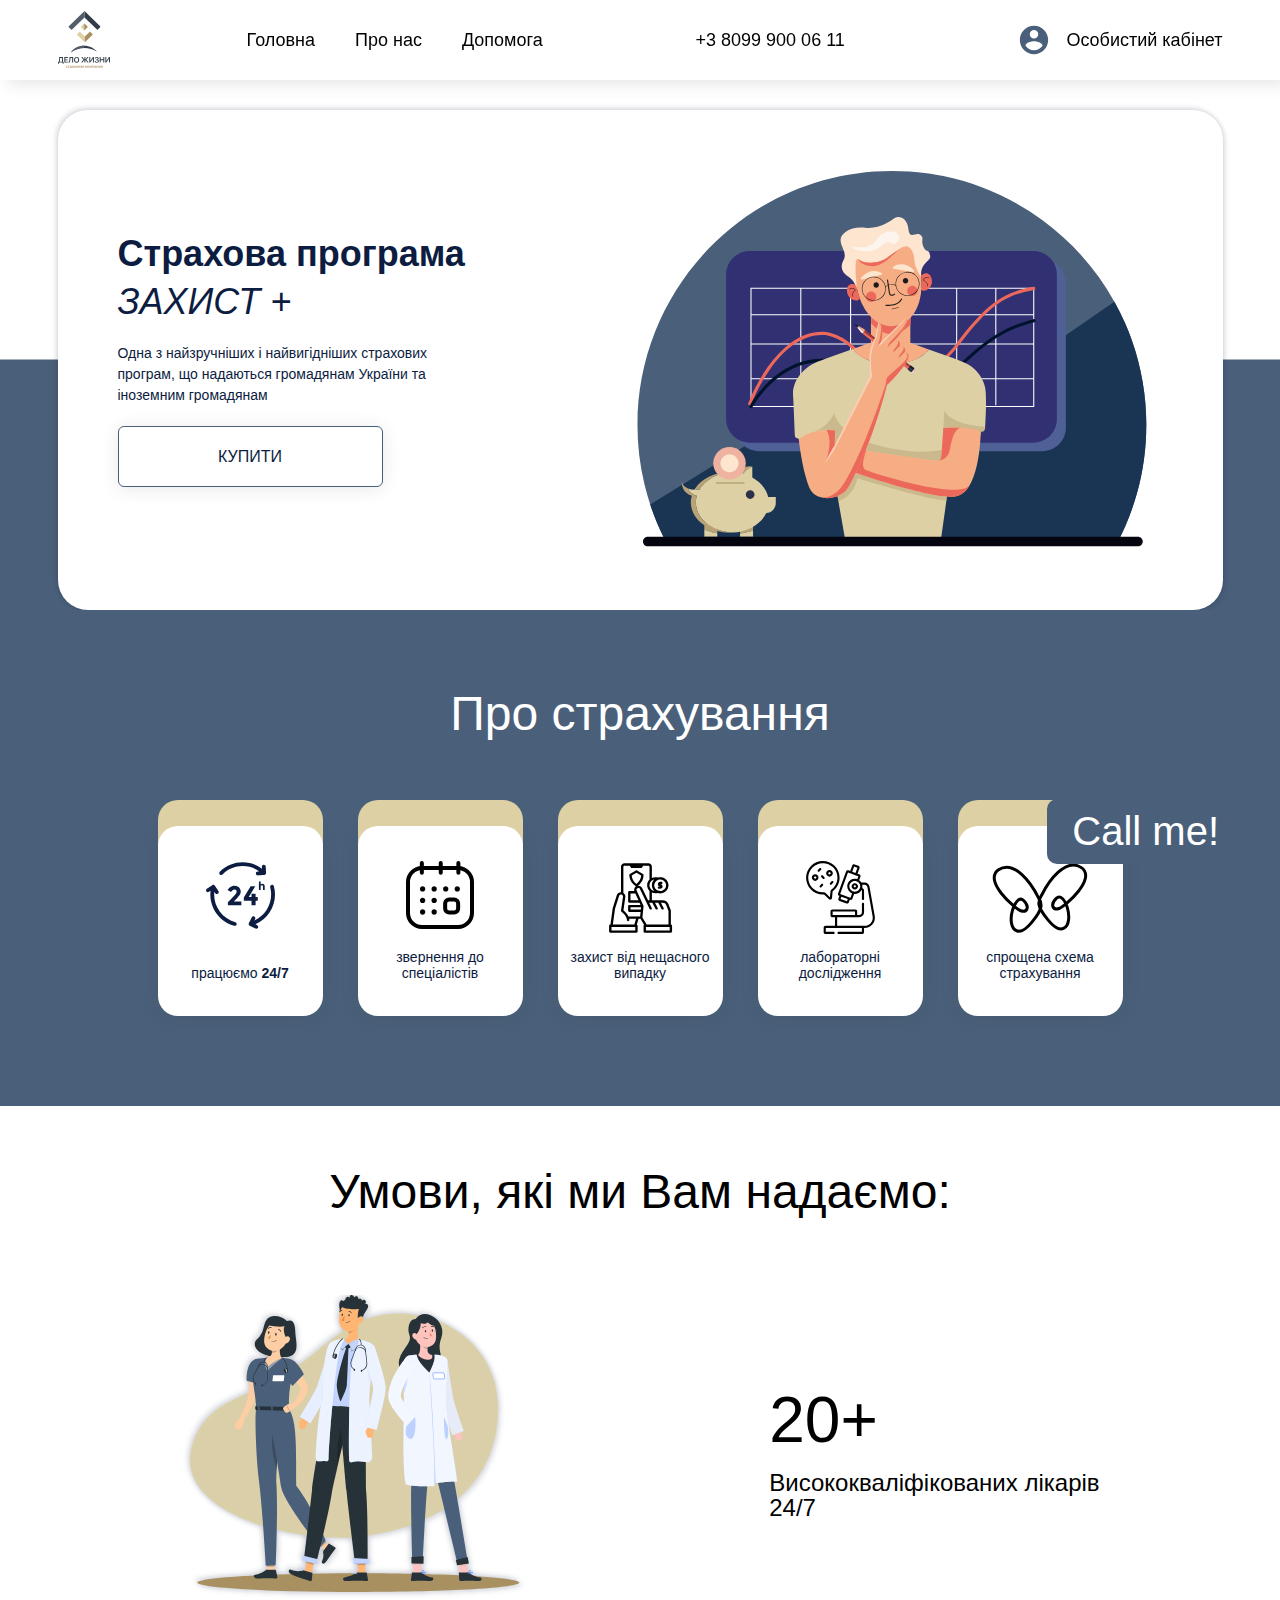
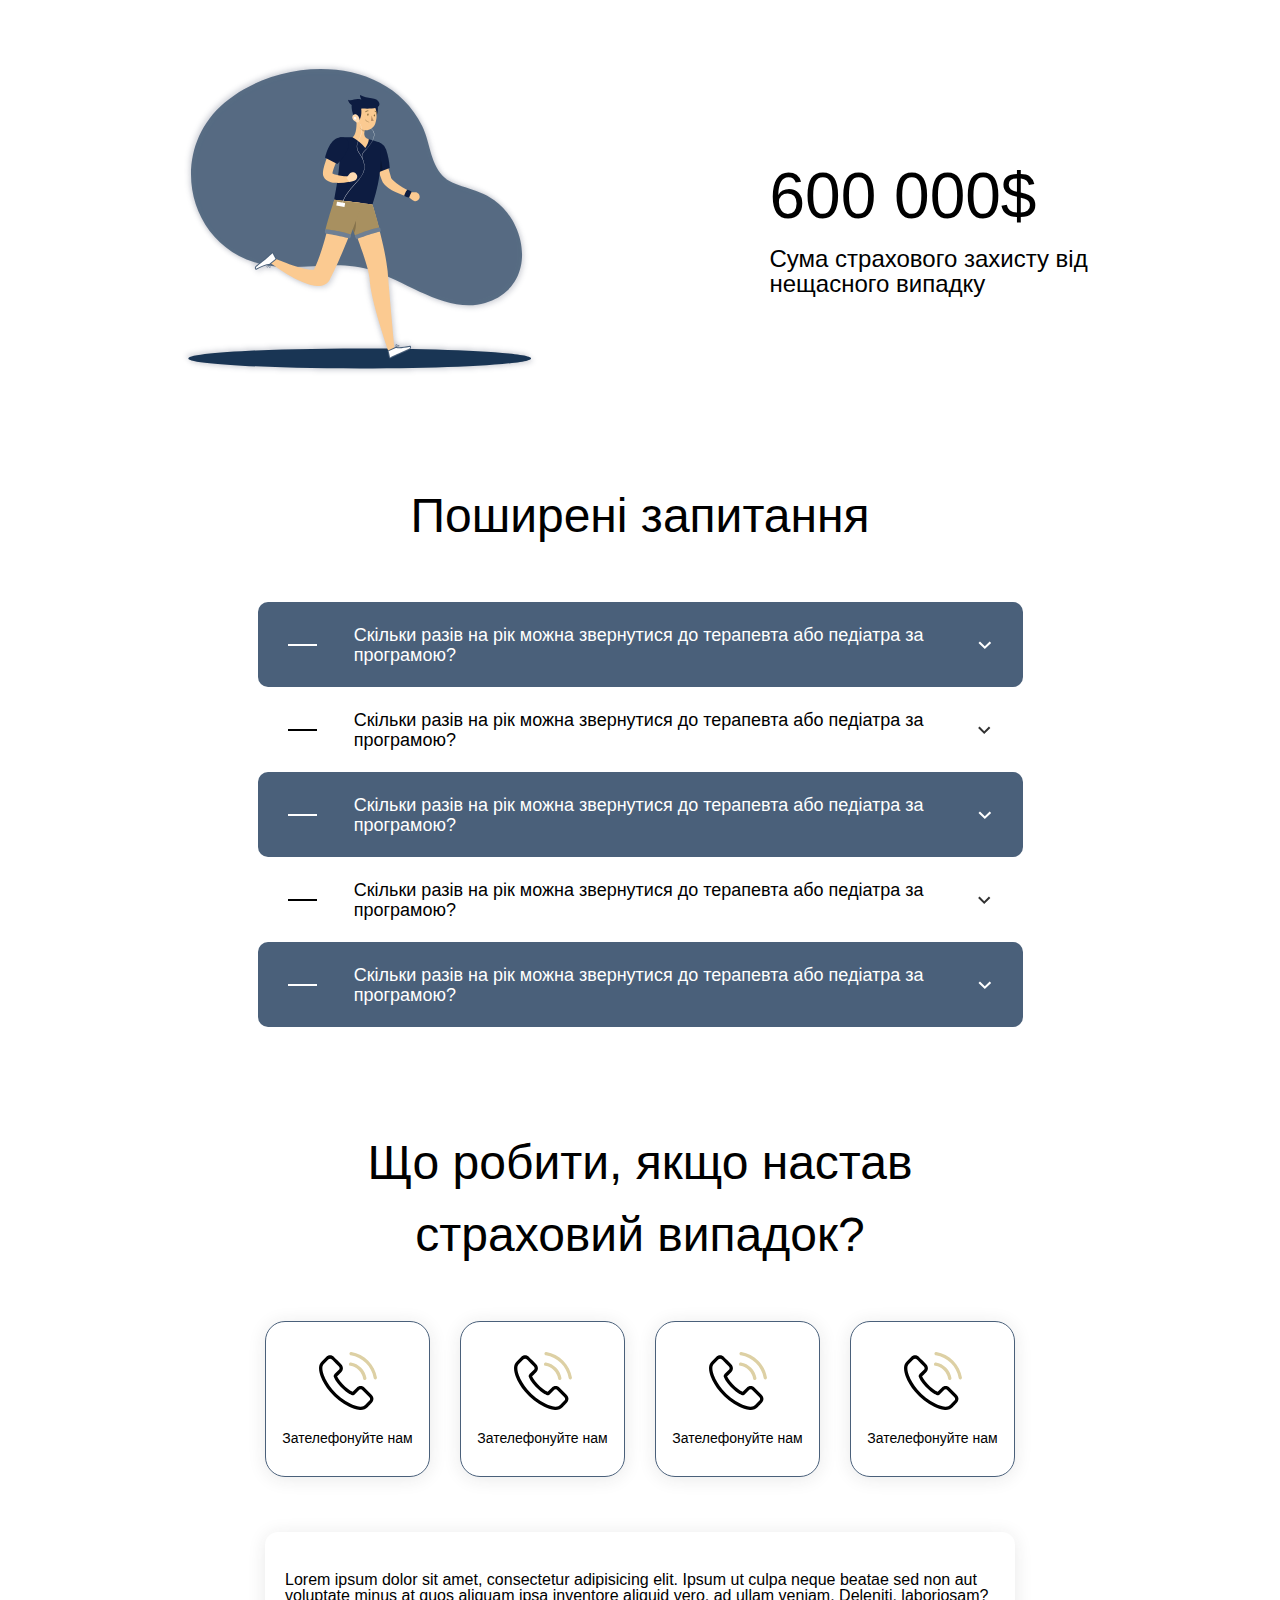
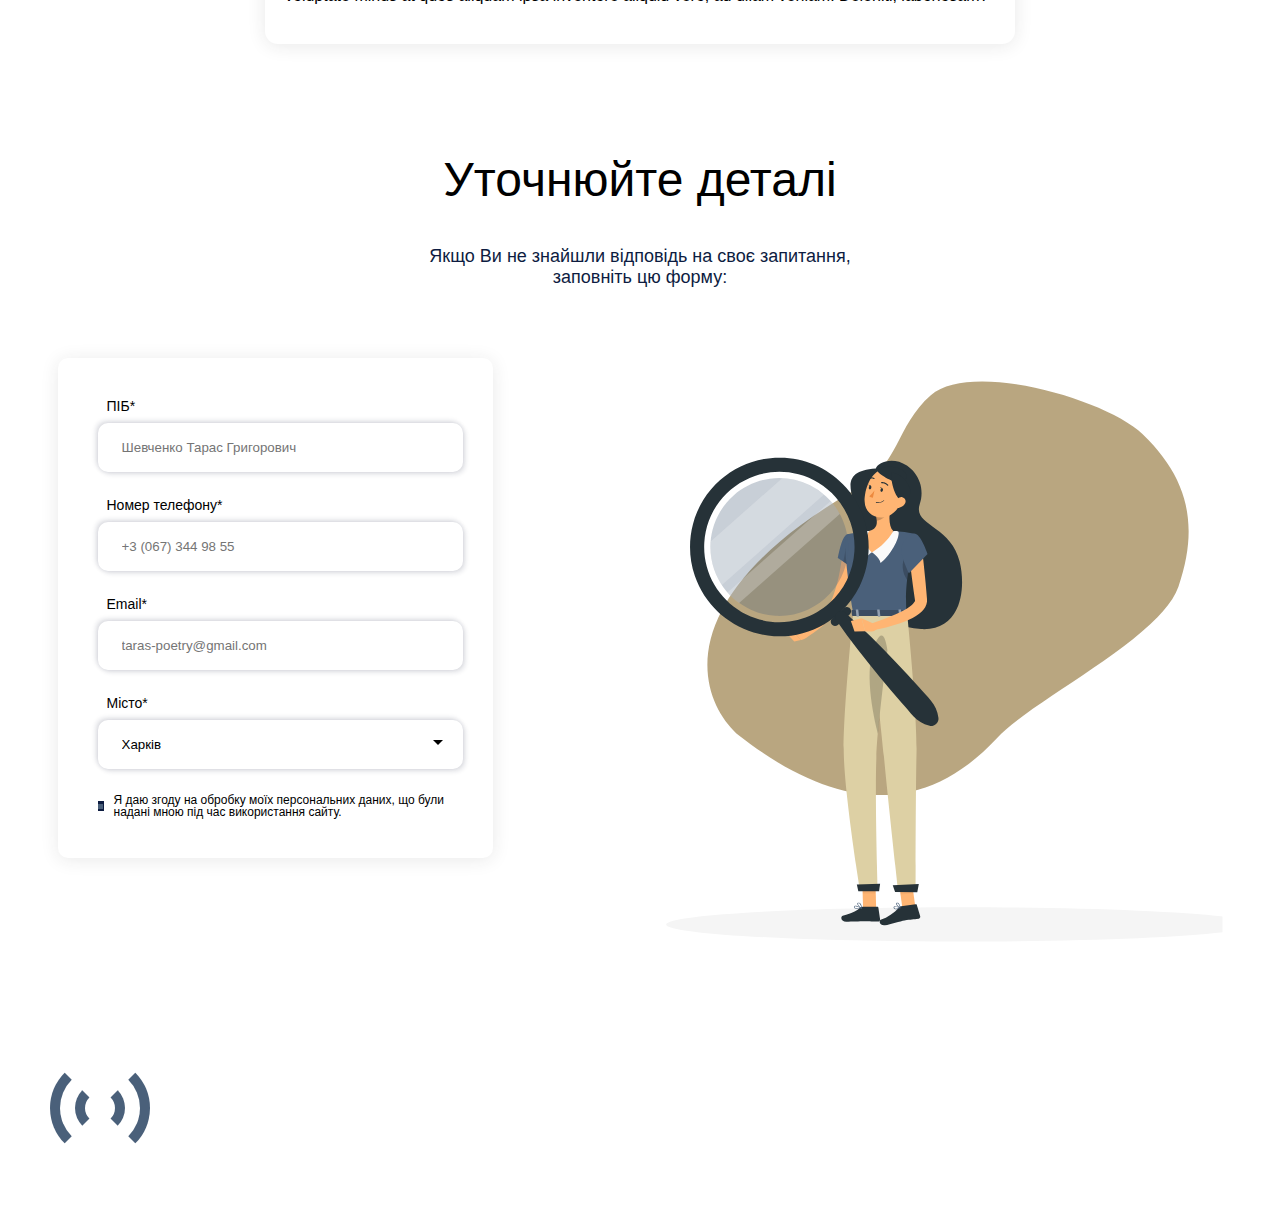
<file: 9--animation/index.html>
<!DOCTYPE html>
<html lang="en">
  <head>
    <meta charset="UTF-8" />
    <meta http-equiv="X-UA-Compatible" content="IE=edge" />
    <meta name="viewport" content="width=device-width, initial-scale=1.0" />
    <title>Block Model & Flex Basics</title>

    <link rel="stylesheet" href="./css/reset.css" />
    <link rel="stylesheet" href="./css/style.css" />
  </head>

  <body>
    <header class="navigation--wrapper">
      <div class="navigation container">
        <figure class="navigation__logo">
          <svg
            width="100%"
            height="100%"
            viewBox="0 0 53 58"
            fill="none"
            xmlns="http://www.w3.org/2000/svg"
          >
            <path
              d="M26.5 6.44444V0L42.1922 15.3333C42.449 15.5841 42.4511 15.9958 42.1969 16.2492L39.8781 18.5612C39.628 18.8106 39.2232 18.8131 38.9699 18.5669L26.5 6.44444Z"
              fill="#313C48"
            />
            <path
              d="M26.4999 6.44444V0L10.8077 15.3333C10.5509 15.5841 10.5489 15.9958 10.8031 16.2492L13.1218 18.5612C13.372 18.8106 13.7768 18.8131 14.0301 18.5669L26.4999 6.44444Z"
              fill="#535D69"
            />
            <path
              d="M26.8231 31.2556L19.2197 23.9777C18.9585 23.7277 18.9542 23.3125 19.2103 23.0571L21.2098 21.0635C21.4565 20.8175 21.8544 20.8111 22.109 21.049L26.8231 25.4556V31.2556Z"
              fill="#DDD0A4"
            />
            <path
              d="M26.8232 31.2556L34.4266 23.9777C34.6879 23.7277 34.6921 23.3125 34.436 23.0571L32.4365 21.0635C32.1898 20.8175 31.7919 20.8111 31.5374 21.049L26.8232 25.4556V31.2556Z"
              fill="#A89060"
            />
            <path
              fill-rule="evenodd"
              clip-rule="evenodd"
              d="M26.2782 12.2444L23.0789 15.4342C22.8265 15.6859 22.8265 16.0939 23.0789 16.3456L26.2782 19.5354V12.2444Z"
              fill="#DDD0A4"
            />
            <path
              fill-rule="evenodd"
              clip-rule="evenodd"
              d="M26.2778 12.2444L29.4771 15.4342C29.7295 15.6859 29.7295 16.0939 29.4771 16.3456L26.2778 19.5354V12.2444Z"
              fill="#A89060"
            />
            <path
              d="M26.2162 34.8C20.7227 34.8 15.8471 37.4552 12.7944 41.5564C16.6386 38.7401 21.0921 37.078 26.2162 37.078C30.7998 37.078 35.3577 38.408 38.96 40.7045C35.8892 37.0912 31.3193 34.8 26.2162 34.8Z"
              fill="#313C48"
            />
            <path
              fill-rule="evenodd"
              clip-rule="evenodd"
              d="M12.7944 41.5564C15.8471 37.4552 20.7227 34.8 26.2162 34.8V37.078C21.0921 37.078 16.6386 38.7401 12.7944 41.5564Z"
              fill="#535D69"
            />
            <path
              d="M1.95018 49.373C1.92746 49.7078 1.88959 49.9784 1.83657 50.1849C1.78355 50.3888 1.6977 50.5612 1.57904 50.7022V50.7324H3.96495V46.9261H2.10546L1.95018 49.373ZM0.992035 51.5556V52.6317H0.102051V50.7324H0.492128C0.67644 50.6166 0.808985 50.4479 0.889778 50.2264C0.97057 50.0023 1.02233 49.6978 1.04505 49.3126L1.24199 46.1067H4.93825V50.7324H5.61994V52.6317H4.73375V51.5556H0.992035ZM9.8578 50.7324V51.5556H6.32056V46.1067H9.8578V46.93H7.29764V48.4026H9.71767V49.1767H7.29764V50.7324H9.8578ZM15.1522 51.5556H14.1751V46.9261H12.4368L12.2891 49.4448C12.2462 50.1723 12.1036 50.7136 11.8612 51.0684C11.6188 51.4209 11.2489 51.5971 10.7516 51.5971C10.6101 51.5971 10.4915 51.582 10.3956 51.5518V50.6984C10.4713 50.7161 10.5496 50.7248 10.6304 50.7248C10.8803 50.7248 11.0621 50.6191 11.1757 50.4077C11.2893 50.1937 11.3587 49.8539 11.384 49.3881L11.562 46.1067H15.1522V51.5556ZM18.5985 46.0161C19.3939 46.0161 20.0238 46.2691 20.4883 46.7751C20.9554 47.2811 21.1889 47.9671 21.1889 48.8331C21.1889 49.699 20.9554 50.385 20.4883 50.891C20.0238 51.3945 19.3939 51.6462 18.5985 51.6462C17.8007 51.6462 17.1682 51.3945 16.7011 50.891C16.2366 50.385 16.0043 49.699 16.0043 48.8331C16.0043 47.9671 16.2366 47.2811 16.7011 46.7751C17.1682 46.2691 17.8007 46.0161 18.5985 46.0161ZM19.7612 47.3868C19.4734 47.0269 19.0858 46.8469 18.5985 46.8469C18.1113 46.8469 17.7237 47.0256 17.4359 47.3831C17.148 47.7405 17.0041 48.2239 17.0041 48.8331C17.0041 49.4397 17.148 49.9218 17.4359 50.2793C17.7237 50.6367 18.1113 50.8155 18.5985 50.8155C19.0858 50.8155 19.4734 50.6367 19.7612 50.2793C20.049 49.9218 20.1929 49.4397 20.1929 48.8331C20.1929 48.2264 20.049 47.7443 19.7612 47.3868ZM28.3202 48.7009L30.6909 51.5556H29.4677L27.4188 49.0709H27.3885V51.5556H26.4341V49.0709H26.4039L24.3399 51.5556H23.1469L25.4987 48.7122L23.3098 46.1067H24.4459L26.4039 48.4894H26.4341V46.1067H27.3885V48.4894H27.4188L29.3805 46.1067H30.4977L28.3202 48.7009ZM34.9363 51.5556V47.6361H34.8871L32.2323 51.5556H31.2855V46.1067H32.2588V50.0376H32.308L34.959 46.1067H35.9058V51.5556H34.9363ZM38.0418 49.1653V48.38H38.7689C39.0669 48.38 39.308 48.3031 39.4923 48.1496C39.6766 47.9961 39.7687 47.7959 39.7687 47.5492C39.7687 47.305 39.6816 47.1125 39.5074 46.9715C39.3358 46.828 39.0996 46.7562 38.7992 46.7562C38.4962 46.7562 38.2513 46.8305 38.0645 46.979C37.8777 47.1275 37.7742 47.3302 37.754 47.587H36.8413C36.8665 47.0911 37.0571 46.6983 37.4131 46.4089C37.7691 46.1168 38.24 45.9708 38.8257 45.9708C39.3837 45.9708 39.8382 46.108 40.1891 46.3824C40.5401 46.6543 40.7155 47.0067 40.7155 47.4397C40.7155 47.7443 40.6209 48.0124 40.4315 48.244C40.2421 48.4756 39.996 48.6254 39.693 48.6933V48.7236C40.0591 48.7664 40.3494 48.9086 40.5641 49.1503C40.7786 49.3919 40.8859 49.6965 40.8859 50.064C40.8859 50.5298 40.6878 50.9175 40.2914 51.227C39.8975 51.5367 39.4027 51.6915 38.8068 51.6915C38.1983 51.6915 37.7022 51.5417 37.3185 51.2422C36.9372 50.9426 36.734 50.5461 36.7087 50.0527H37.6479C37.6681 50.307 37.783 50.5096 37.9925 50.6606C38.2047 50.8092 38.4773 50.8834 38.8106 50.8834C39.1313 50.8834 39.39 50.8029 39.5869 50.6418C39.7839 50.4806 39.8824 50.2692 39.8824 50.0074C39.8824 49.7431 39.7852 49.5367 39.5907 49.3881C39.3988 49.2396 39.1313 49.1653 38.7878 49.1653H38.0418ZM46.294 51.5556H45.3207V49.1918H42.6621V51.5556H41.685V46.1067H42.6621V48.3723H45.3207V46.1067H46.294V51.5556ZM50.9863 51.5556V47.6361H50.9371L48.2823 51.5556H47.3355V46.1067H48.3088V50.0376H48.358L51.009 46.1067H51.9558V51.5556H50.9863Z"
              fill="#313C48"
            />
            <path
              d="M9.72154 55.3687H9.27466C9.24816 55.2743 9.19826 55.1976 9.1251 55.1384C9.05186 55.0792 8.95905 55.0497 8.84672 55.0497C8.69773 55.0497 8.57907 55.1094 8.49071 55.229C8.40365 55.3473 8.36009 55.5078 8.36009 55.7105C8.36009 55.9156 8.40365 56.0773 8.49071 56.1957C8.57907 56.3127 8.69838 56.3713 8.84859 56.3713C8.96099 56.3713 9.05374 56.3436 9.12697 56.2882C9.20143 56.2328 9.25197 56.1547 9.27847 56.0541H9.72535C9.69633 56.2655 9.60287 56.4348 9.4451 56.562C9.28855 56.6878 9.08845 56.7507 8.84484 56.7507C8.55069 56.7507 8.31717 56.6576 8.14421 56.4713C7.97125 56.285 7.88477 56.0314 7.88477 55.7105C7.88477 55.3933 7.97125 55.1403 8.14421 54.9514C8.31717 54.7627 8.5494 54.6683 8.84103 54.6683C9.08593 54.6683 9.28668 54.7343 9.44322 54.8665C9.5997 54.9987 9.69252 55.166 9.72154 55.3687ZM11.5678 54.7098V55.0723H10.9505V56.7111H10.4828V55.0723H9.86548V54.7098H11.5678ZM12.9633 54.6758C13.2184 54.6758 13.4209 54.7684 13.5712 54.9534C13.7214 55.1384 13.7965 55.3908 13.7965 55.7105C13.7965 56.0289 13.7221 56.2806 13.5731 56.4656C13.4241 56.6506 13.2234 56.7432 12.971 56.7432C12.827 56.7432 12.7001 56.7111 12.5903 56.6469C12.4805 56.5814 12.3978 56.4921 12.3423 56.3788H12.3328V57.37H11.8613V54.7098H12.3214V55.0553H12.3309C12.389 54.937 12.4729 54.8445 12.5828 54.7778C12.6926 54.7098 12.8195 54.6758 12.9633 54.6758ZM12.8195 56.358C12.9722 56.358 13.0927 56.3001 13.1811 56.1843C13.2695 56.0673 13.3136 55.9093 13.3136 55.7105C13.3136 55.5128 13.2689 55.3555 13.1792 55.2384C13.0909 55.1214 12.971 55.0629 12.8195 55.0629C12.673 55.0629 12.555 55.122 12.4653 55.2403C12.3757 55.3587 12.3302 55.5153 12.329 55.7105C12.3302 55.9068 12.3757 56.0641 12.4653 56.1825C12.555 56.2995 12.673 56.358 12.8195 56.358ZM14.874 56.3882C15.0091 56.3882 15.1227 56.3486 15.2148 56.2693C15.3083 56.1888 15.3549 56.0887 15.3549 55.9691V55.8162L14.891 55.8445C14.7774 55.852 14.6891 55.8803 14.6259 55.9294C14.5641 55.9773 14.5332 56.0409 14.5332 56.1201C14.5332 56.202 14.5641 56.2674 14.6259 56.3165C14.6891 56.3643 14.7717 56.3882 14.874 56.3882ZM14.732 56.7432C14.5363 56.7432 14.3753 56.6872 14.2491 56.5752C14.1241 56.4631 14.0617 56.3177 14.0617 56.139C14.0617 55.9615 14.1273 55.8212 14.2585 55.718C14.3911 55.6148 14.5798 55.5556 14.8247 55.5405L15.3549 55.5103V55.3668C15.3549 55.2624 15.3215 55.1812 15.2546 55.1233C15.1889 55.0654 15.0974 55.0364 14.98 55.0364C14.8702 55.0364 14.7806 55.061 14.7111 55.11C14.6417 55.1591 14.5994 55.2258 14.5843 55.3102H14.1468C14.1569 55.1201 14.2384 54.9659 14.3911 54.8476C14.5451 54.7281 14.7477 54.6683 14.999 54.6683C15.2476 54.6683 15.4464 54.7287 15.5954 54.8495C15.7456 54.9703 15.8207 55.1314 15.8207 55.3328V56.7111H15.3663V56.392H15.3569C15.3 56.499 15.2142 56.5846 15.0993 56.6488C14.9844 56.7117 14.862 56.7432 14.732 56.7432ZM17.0194 55.9936H17.0099L16.5934 56.7111H16.0916L16.7391 55.7123L16.0972 54.7098H16.6274L17.0326 55.4122H17.0421L17.4417 54.7098H17.9586L17.3129 55.6991L17.951 56.7111H17.436L17.0194 55.9936ZM19.7821 56.4732C19.6067 56.6582 19.3706 56.7507 19.0739 56.7507C18.7773 56.7507 18.5412 56.6582 18.3657 56.4732C18.1903 56.2869 18.1025 56.0327 18.1025 55.7105C18.1025 55.3895 18.1909 55.1359 18.3676 54.9496C18.5444 54.762 18.7798 54.6683 19.0739 54.6683C19.3693 54.6683 19.6047 54.762 19.7802 54.9496C19.957 55.1359 20.0454 55.3895 20.0454 55.7105C20.0454 56.0327 19.9576 56.2869 19.7821 56.4732ZM18.7142 56.2032C18.8025 56.3203 18.9225 56.3788 19.0739 56.3788C19.2254 56.3788 19.3454 56.3203 19.4337 56.2032C19.5221 56.0862 19.5663 55.9219 19.5663 55.7105C19.5663 55.5003 19.5221 55.3366 19.4337 55.2195C19.3454 55.1013 19.2254 55.0421 19.0739 55.0421C18.9237 55.0421 18.8038 55.1013 18.7142 55.2195C18.6258 55.3366 18.5816 55.5003 18.5816 55.7105C18.5816 55.9219 18.6258 56.0862 18.7142 56.2032ZM21.2269 55.0288H20.8463V55.5273H21.1909C21.4131 55.5273 21.5242 55.443 21.5242 55.2743C21.5242 55.1963 21.4983 55.1359 21.4466 55.0931C21.3961 55.0503 21.3229 55.0288 21.2269 55.0288ZM21.2194 55.8256H20.8463V56.392H21.2572C21.3696 56.392 21.4554 56.3681 21.5147 56.3203C21.5741 56.2712 21.6038 56.2007 21.6038 56.1088C21.6038 55.92 21.4756 55.8256 21.2194 55.8256ZM20.3843 56.7111V54.7098H21.3367C21.5387 54.7098 21.6971 54.7551 21.8121 54.8458C21.9269 54.9351 21.9844 55.0591 21.9844 55.2177C21.9844 55.3221 21.9503 55.4159 21.8821 55.499C21.8152 55.5808 21.7319 55.6305 21.6322 55.6481V55.6632C21.7647 55.6809 21.8714 55.7324 21.9522 55.8181C22.033 55.9037 22.0734 56.0088 22.0734 56.1333C22.0734 56.3108 22.0084 56.4518 21.8783 56.5563C21.7496 56.6595 21.5741 56.7111 21.3519 56.7111H20.3843ZM23.1565 56.3882C23.2915 56.3882 23.4052 56.3486 23.4973 56.2693C23.5907 56.1888 23.6375 56.0887 23.6375 55.9691V55.8162L23.1735 55.8445C23.0599 55.852 22.9715 55.8803 22.9085 55.9294C22.8466 55.9773 22.8156 56.0409 22.8156 56.1201C22.8156 56.202 22.8466 56.2674 22.9085 56.3165C22.9715 56.3643 23.0542 56.3882 23.1565 56.3882ZM23.0145 56.7432C22.8188 56.7432 22.6579 56.6872 22.5316 56.5752C22.4066 56.4631 22.3441 56.3177 22.3441 56.139C22.3441 55.9615 22.4098 55.8212 22.5411 55.718C22.6736 55.6148 22.8624 55.5556 23.1073 55.5405L23.6375 55.5103V55.3668C23.6375 55.2624 23.604 55.1812 23.5371 55.1233C23.4715 55.0654 23.38 55.0364 23.2625 55.0364C23.1527 55.0364 23.0631 55.061 22.9936 55.11C22.9242 55.1591 22.8819 55.2258 22.8668 55.3102H22.4293C22.4395 55.1201 22.5209 54.9659 22.6736 54.8476C22.8277 54.7281 23.0302 54.6683 23.2815 54.6683C23.5302 54.6683 23.729 54.7287 23.878 54.8495C24.0282 54.9703 24.1033 55.1314 24.1033 55.3328V56.7111H23.6488V56.392H23.6393C23.5825 56.499 23.4967 56.5846 23.3818 56.6488C23.2669 56.7117 23.1445 56.7432 23.0145 56.7432ZM25.3095 55.6973H25.6579V55.0685H25.3095C25.2009 55.0685 25.1144 55.0975 25.05 55.1553C24.987 55.2133 24.9554 55.292 24.9554 55.3913C24.9554 55.4807 24.9876 55.5544 25.052 55.6123C25.1164 55.6689 25.2022 55.6973 25.3095 55.6973ZM25.6579 56.7111V56.0409H25.389L24.9213 56.7111H24.3949L24.9345 55.9672C24.7944 55.9244 24.6846 55.8533 24.6051 55.7538C24.5268 55.6532 24.4877 55.533 24.4877 55.3933C24.4877 55.1831 24.5584 55.0169 24.6997 54.8948C24.8424 54.7715 25.0336 54.7098 25.2735 54.7098H26.1199V56.7111H25.6579ZM28.237 55.6443L29.127 56.7111H28.5494L27.8033 55.8162H27.7882V56.7111H27.3186V54.7098H27.7882V55.5443H27.8033L28.538 54.7098H29.0872L28.237 55.6443ZM30.9088 56.4732C30.7333 56.6582 30.4973 56.7507 30.2006 56.7507C29.9039 56.7507 29.6679 56.6582 29.4924 56.4732C29.3169 56.2869 29.2292 56.0327 29.2292 55.7105C29.2292 55.3895 29.3176 55.1359 29.4943 54.9496C29.671 54.762 29.9065 54.6683 30.2006 54.6683C30.496 54.6683 30.7314 54.762 30.9069 54.9496C31.0836 55.1359 31.172 55.3895 31.172 55.7105C31.172 56.0327 31.0843 56.2869 30.9088 56.4732ZM29.8408 56.2032C29.9292 56.3203 30.0491 56.3788 30.2006 56.3788C30.3521 56.3788 30.472 56.3203 30.5604 56.2032C30.6487 56.0862 30.6929 55.9219 30.6929 55.7105C30.6929 55.5003 30.6487 55.3366 30.5604 55.2195C30.472 55.1013 30.3521 55.0421 30.2006 55.0421C30.0504 55.0421 29.9304 55.1013 29.8408 55.2195C29.7524 55.3366 29.7083 55.5003 29.7083 55.7105C29.7083 55.9219 29.7524 56.0862 29.8408 56.2032ZM31.9598 56.7111H31.5109V54.7098H32.1112L32.7039 56.1069H32.7191L33.3118 54.7098H33.9025V56.7111H33.4538V55.3423H33.4386L32.8725 56.6185H32.5392L31.973 55.3423H31.9598V56.7111ZM35.6238 56.7111V55.0723H34.7944V56.7111H34.3248V54.7098H36.0953V56.7111H35.6238ZM37.2523 56.3882C37.3873 56.3882 37.501 56.3486 37.5931 56.2693C37.6865 56.1888 37.7333 56.0887 37.7333 55.9691V55.8162L37.2693 55.8445C37.1557 55.852 37.0673 55.8803 37.0043 55.9294C36.9423 55.9773 36.9114 56.0409 36.9114 56.1201C36.9114 56.202 36.9423 56.2674 37.0043 56.3165C37.0673 56.3643 37.15 56.3882 37.2523 56.3882ZM37.1103 56.7432C36.9146 56.7432 36.7537 56.6872 36.6274 56.5752C36.5024 56.4631 36.4399 56.3177 36.4399 56.139C36.4399 55.9615 36.5056 55.8212 36.6369 55.718C36.7694 55.6148 36.9582 55.5556 37.2031 55.5405L37.7333 55.5103V55.3668C37.7333 55.2624 37.6998 55.1812 37.6329 55.1233C37.5672 55.0654 37.4757 55.0364 37.3583 55.0364C37.2485 55.0364 37.1589 55.061 37.0894 55.11C37.02 55.1591 36.9777 55.2258 36.9626 55.3102H36.5251C36.5353 55.1201 36.6166 54.9659 36.7694 54.8476C36.9235 54.7281 37.126 54.6683 37.3773 54.6683C37.626 54.6683 37.8248 54.7287 37.9738 54.8495C38.124 54.9703 38.1991 55.1314 38.1991 55.3328V56.7111H37.7446V56.392H37.7351C37.6783 56.499 37.5925 56.5846 37.4776 56.6488C37.3627 56.7117 37.2403 56.7432 37.1103 56.7432ZM39.9298 56.7111V55.8615H39.0815V56.7111H38.6119V54.7098H39.0815V55.499H39.9298V54.7098H40.3994V56.7111H39.9298ZM41.2856 56.7111H40.8236V54.7098H41.2856V56.0465H41.3007L42.1737 54.7098H42.6357V56.7111H42.1737V55.3649H42.1586L41.2856 56.7111ZM43.8514 55.6973H44.1998V55.0685H43.8514C43.7428 55.0685 43.6563 55.0975 43.592 55.1553C43.5289 55.2133 43.4973 55.292 43.4973 55.3913C43.4973 55.4807 43.5295 55.5544 43.5939 55.6123C43.6583 55.6689 43.7441 55.6973 43.8514 55.6973ZM44.1998 56.7111V56.0409H43.931L43.4632 56.7111H42.9368L43.4765 55.9672C43.3363 55.9244 43.2265 55.8533 43.147 55.7538C43.0687 55.6532 43.0296 55.533 43.0296 55.3933C43.0296 55.1831 43.1003 55.0169 43.2416 54.8948C43.3843 54.7715 43.5755 54.7098 43.8154 54.7098H44.6618V56.7111H44.1998Z"
              fill="#A89060"
            />
          </svg>
        </figure>

        <menu class="navigation__menu">
          <li class="navigation__item">
            <a class="navigation__link" href="#">Головна</a>
          </li>
          <li class="navigation__item">
            <a class="navigation__link" href="#">Про нас</a>
          </li>
          <li class="navigation__item">
            <a class="navigation__link" href="#">Допомога</a>
          </li>
        </menu>

        <a class="navigation__link" href="#">+3 8099 900 06 11</a>
        <!-- Чому телефон <a>? Бо користувачу буде зручніше скористуватись данним фрагментом сторінки, щоб одразу зателефонувати без копіюваааання, вставляяяяння. -->

        <figure class="navigation__profile">
          <svg
            class="navigation__profile-icon"
            width="100%"
            height="100%"
            viewBox="0 0 34 34"
            fill="none"
            xmlns="http://www.w3.org/2000/svg"
          >
            <g clip-path="url(#clip0_6861_307)">
              <path
                d="M17.0002 2.83331C9.18016 2.83331 2.8335 9.17998 2.8335 17C2.8335 24.82 9.18016 31.1666 17.0002 31.1666C24.8202 31.1666 31.1668 24.82 31.1668 17C31.1668 9.17998 24.8202 2.83331 17.0002 2.83331ZM17.0002 7.08331C19.3518 7.08331 21.2502 8.98165 21.2502 11.3333C21.2502 13.685 19.3518 15.5833 17.0002 15.5833C14.6485 15.5833 12.7502 13.685 12.7502 11.3333C12.7502 8.98165 14.6485 7.08331 17.0002 7.08331ZM17.0002 27.2C13.4585 27.2 10.3277 25.3866 8.50016 22.6383C8.54266 19.8191 14.1668 18.275 17.0002 18.275C19.8193 18.275 25.4577 19.8191 25.5002 22.6383C23.6727 25.3866 20.5418 27.2 17.0002 27.2Z"
                fill="#4a607a"
              />
            </g>
            <defs>
              <clipPath id="clip0_6861_307">
                <rect width="34" height="34" fill="white" />
              </clipPath>
            </defs>
          </svg>
          <figcaption class="navigation__profile-text">
            Особистий кабінет
          </figcaption>
        </figure>
      </div>
    </header>

    <section class="hero-bg">
      <div class="hero container">
        <div class="hero__content">
          <h1 class="hero__title">Страхова програма</h1>
          <h2 class="hero__title hero__title--light">ЗАХИСТ +</h2>
          <p class="hero__text">
            Одна з найзручніших і найвигідніших страхових програм, що надаються
            громадянам України та іноземним громадянам
          </p>
          <a href="#" class="hero__btn">Купити</a>
        </div>
        <figure class="hero__image">
          <svg
            width="100%"
            height="100%"
            viewBox="0 0 543 400"
            fill="none"
            xmlns="http://www.w3.org/2000/svg"
          >
            <g id="Artboard 1 1">
              <path
                id="Vector"
                d="M526.283 264.939C526.283 270.722 526.092 276.461 525.709 282.155C523.803 310.864 517 339.037 505.593 365.458C503.82 369.532 501.958 373.549 500.005 377.509H43.7473C38.4484 366.833 33.9181 355.793 30.1908 344.473C27.9792 337.788 26.0459 330.984 24.3907 324.062C19.7809 304.692 17.4613 284.849 17.4796 264.939C17.4637 124.632 131.37 10.8889 271.874 10.8889C283.489 10.8839 295.091 11.6678 306.599 13.2353C309.258 13.6016 311.916 14.0051 314.574 14.451C317.484 14.9429 320.381 15.4738 323.266 16.0436C359.153 23.4628 393.016 38.5227 422.546 60.1964C452.076 81.8701 476.577 109.648 494.381 141.635C498.244 148.561 501.788 155.684 505.013 163.003C507.597 168.86 509.952 174.829 512.078 180.909C521.458 207.687 526.269 235.848 526.31 264.217C526.283 264.477 526.283 264.706 526.283 264.939Z"
                fill="#4A607A"
              />
              <path
                id="Vector_2"
                d="M526.283 264.939C526.283 270.722 526.092 276.461 525.709 282.155C523.803 310.864 517 339.037 505.593 365.458C503.82 369.532 501.958 373.549 500.005 377.509H43.7474C38.4485 366.833 33.9182 355.793 30.1909 344.473L175.027 255.086L311.124 267.827L494.365 141.662C498.228 148.588 501.772 155.71 504.997 163.029C507.581 168.886 509.936 174.855 512.062 180.935C521.442 207.714 526.253 235.875 526.294 264.244C526.283 264.477 526.283 264.706 526.283 264.939Z"
                fill="#1A3554"
              />
              <path
                id="Vector_3"
                d="M160.88 127.944C163.279 127.944 165.224 126.003 165.224 123.607C165.224 121.212 163.279 119.27 160.88 119.27C158.482 119.27 156.537 121.212 156.537 123.607C156.537 126.003 158.482 127.944 160.88 127.944Z"
                fill="#2C3149"
              />
              <path
                id="Vector_4"
                d="M422.308 99.4105H138.754C125.724 99.4105 115.161 109.959 115.161 122.97V267.583C115.161 280.595 125.724 291.143 138.754 291.143H422.308C435.338 291.143 445.901 280.595 445.901 267.583V122.97C445.901 109.959 435.338 99.4105 422.308 99.4105Z"
                fill="#4F6097"
              />
              <path
                id="Vector_5"
                d="M413.27 90.9166H129.717C116.686 90.9166 106.123 101.465 106.123 114.476V259.089C106.123 272.101 116.686 282.649 129.717 282.649H413.27C426.301 282.649 436.864 272.101 436.864 259.089V114.476C436.864 101.465 426.301 90.9166 413.27 90.9166Z"
                fill="#303072"
              />
              <path
                id="Vector_6"
                d="M130.461 127.78V247.123H414.275V127.78H130.461ZM413.191 154.297H376.344V128.842H413.212L413.191 154.297ZM284.447 155.358H336.137V183.531H284.468L284.447 155.358ZM283.383 183.531H231.124V155.358H283.405L283.383 183.531ZM337.2 155.358H375.259V183.531H337.221L337.2 155.358ZM337.2 154.297V128.842H375.259V154.297H337.2ZM336.137 154.297H284.468V128.842H336.158L336.137 154.297ZM283.383 154.297H231.124V128.842H283.405L283.383 154.297ZM230.04 154.297H181.338V128.842H230.061L230.04 154.297ZM230.04 155.358V183.531H181.338V155.358H230.04ZM180.274 183.531H131.524V155.358H180.274V183.531ZM180.274 184.593V218.207H131.524V184.593H180.274ZM181.338 184.593H230.061V218.207H181.338V184.593ZM231.124 184.593H283.405V218.207H231.124V184.593ZM284.468 184.593H336.158V218.207H284.468V184.593ZM337.221 184.593H375.28V218.207H337.221V184.593ZM376.344 184.593H413.212V218.207H376.344V184.593ZM376.344 183.531V155.358H413.212V183.531H376.344ZM180.274 128.852V154.307H131.524V128.842L180.274 128.852ZM131.524 246.062V219.269H180.274V245.281H181.338V219.269H230.061V245.281H231.124V219.269H283.405V245.281H284.468V219.269H336.158V245.281H337.221V219.269H375.28V245.281H376.344V219.269H413.212V246.062H131.524Z"
                fill="white"
              />
              <path
                id="Vector_7"
                d="M129.7 245.467C129.519 245.465 129.339 245.431 129.169 245.366C128.773 245.219 128.452 244.922 128.275 244.539C128.099 244.155 128.082 243.718 128.228 243.322C133.246 230.641 139.704 218.575 147.473 207.362C154.809 196.92 162.667 188.622 170.838 182.714C181.146 175.255 191.991 171.566 203.012 171.789C204.325 171.789 224.208 171.836 244.867 197.673C253.819 208.869 267.413 215.165 282.128 214.985C301.878 214.725 321.065 203.598 336.168 183.664C365.636 144.709 382.983 131.926 413.477 126.739C413.895 126.669 414.323 126.767 414.668 127.012C415.013 127.257 415.246 127.629 415.317 128.045C415.387 128.462 415.289 128.89 415.044 129.234C414.799 129.579 414.426 129.812 414.009 129.882C384.121 134.978 367.928 146.949 338.678 185.575C330.613 196.229 321.384 204.474 311.246 210.085C301.916 215.245 291.852 218.048 282.139 218.17C266.414 218.377 251.911 211.63 242.342 199.659C222.48 174.825 203.23 174.979 203.001 174.974H202.927C179.392 174.501 161.205 193.294 150.067 209.14C142.444 220.144 136.103 231.981 131.168 244.421C131.057 244.723 130.858 244.984 130.596 245.171C130.334 245.358 130.022 245.461 129.7 245.467Z"
                fill="#EC685A"
              />
              <path
                id="Vector_8"
                d="M130.992 248.185C130.718 248.184 130.447 248.113 130.208 247.977C129.969 247.841 129.77 247.646 129.628 247.411C129.487 247.175 129.409 246.907 129.402 246.632C129.395 246.358 129.46 246.086 129.589 245.844C129.849 245.356 136.112 233.746 148.281 222.051C159.408 211.359 177.701 198.719 201.975 198.719H202.975C204.171 198.719 223.969 198.719 244.66 217.703C254.707 226.929 270.066 231.505 286.791 230.237C304.951 228.867 322.527 220.761 336.291 207.409C366.881 177.745 384.19 166.915 413.446 159.127C413.651 159.062 413.868 159.04 414.082 159.061C414.297 159.081 414.505 159.146 414.694 159.249C414.883 159.352 415.049 159.493 415.182 159.662C415.315 159.831 415.412 160.026 415.468 160.234C415.524 160.442 415.537 160.659 415.506 160.872C415.475 161.085 415.402 161.289 415.29 161.473C415.178 161.657 415.03 161.816 414.854 161.941C414.679 162.067 414.48 162.155 414.27 162.201C385.291 169.92 369.002 180.128 338.513 209.692C324.218 223.553 305.935 231.989 287.036 233.401C269.428 234.722 253.198 229.86 242.501 220.039C222.597 201.766 203.209 201.878 203.007 201.894H202.953C179.285 201.549 161.417 213.865 150.578 224.259C143.466 231.057 137.351 238.822 132.412 247.325C132.277 247.585 132.073 247.802 131.823 247.954C131.573 248.106 131.285 248.186 130.992 248.185Z"
                fill="#00132C"
              />
              <path
                id="Vector_9"
                d="M205.346 302.2L205.404 302.063C205.388 302.11 205.368 302.155 205.346 302.2Z"
                fill="#EC685A"
              />
              <path
                id="Vector_10"
                d="M205.42 302.063C205.532 301.749 205.67 301.415 205.824 301.065C205.628 301.537 205.484 301.877 205.42 302.063Z"
                fill="#EC685A"
              />
              <path
                id="Vector_11"
                d="M97.3084 362.188V373.336C92.8231 372.727 88.4489 371.475 84.3208 369.62V362.188H97.3084Z"
                fill="#B8A375"
              />
              <path
                id="Vector_12"
                d="M133.039 362.188V370.231C129.318 372.004 124.879 372.97 120.046 373.453V362.188H133.039Z"
                fill="#B8A375"
              />
              <path
                id="Vector_13"
                d="M155.782 336.983V343.104C155.779 345.642 154.795 348.081 153.035 349.913C151.275 351.745 148.875 352.827 146.335 352.935C141.109 363.86 128.01 371.797 112.407 372.577C91.9977 371.627 75.8203 358.446 75.8203 342.318C75.8239 340.069 76.1425 337.832 76.7666 335.672C71.764 334.265 69.2547 331.255 68.0054 328.393C70.0507 329.116 72.1838 329.563 74.3477 329.721C74.4965 329.46 74.6507 329.19 74.8102 328.967C76.2992 329.347 77.8181 329.599 79.3503 329.721C85.1982 319.831 97.6542 312.802 112.338 312.101C115.162 312.243 117.969 312.63 120.727 313.259C120.933 312.975 121.166 312.712 121.423 312.473C124.4 309.479 132.306 306.793 132.306 306.793V317.596C140.493 322.108 146.335 328.999 148.169 336.983H155.782Z"
                fill="#DDD0A4"
              />
              <path
                id="Vector_14"
                d="M132.295 306.793C132.295 306.793 125.288 310.095 123.874 314.012C123.874 314.012 119.796 312.133 118.069 311.974C116.341 311.815 126.591 304.117 132.295 306.793Z"
                fill="#B8A375"
              />
              <path
                id="Vector_15"
                d="M112.386 372.593C111.53 372.641 110.663 372.662 109.786 372.662C88.2551 372.662 70.8071 359.088 70.8071 342.35C70.8068 340.089 71.1327 337.84 71.7747 335.672C60.8178 332.593 61.8439 321.768 61.8439 321.768C62.4074 325.283 65.0337 327.273 68.0267 328.393C69.276 331.255 71.7853 334.265 76.7879 335.672C76.1537 337.841 75.8279 340.09 75.8204 342.35C75.8204 358.462 91.9977 371.643 112.386 372.593Z"
                fill="#B8A375"
              />
              <path
                id="Vector_16"
                d="M112.385 312.101C97.7019 312.802 85.2353 319.831 79.398 329.721C77.8659 329.599 76.3469 329.347 74.8579 328.967C81.2374 318.939 94.4855 312.038 109.834 312.038C110.663 312.038 111.519 312.059 112.385 312.101Z"
                fill="#B8A375"
              />
              <path
                id="Vector_17"
                d="M130.179 338.921C132.593 338.921 134.549 336.967 134.549 334.557C134.549 332.147 132.593 330.193 130.179 330.193C127.766 330.193 125.809 332.147 125.809 334.557C125.809 336.967 127.766 338.921 130.179 338.921Z"
                fill="#2C3149"
              />
              <path
                id="Vector_18"
                d="M123.794 323.717H96.5642C96.4666 323.725 96.3682 323.713 96.2754 323.682C96.1826 323.65 96.0974 323.6 96.0251 323.534C95.9529 323.467 95.8952 323.387 95.8557 323.297C95.8163 323.208 95.7959 323.111 95.7959 323.013C95.7959 322.915 95.8163 322.818 95.8557 322.729C95.8952 322.639 95.9529 322.559 96.0251 322.493C96.0974 322.427 96.1826 322.376 96.2754 322.345C96.3682 322.313 96.4666 322.301 96.5642 322.31H123.794C123.892 322.301 123.99 322.313 124.083 322.345C124.176 322.376 124.261 322.427 124.333 322.493C124.405 322.559 124.463 322.639 124.503 322.729C124.542 322.818 124.562 322.915 124.562 323.013C124.562 323.111 124.542 323.208 124.503 323.297C124.463 323.387 124.405 323.467 124.333 323.534C124.261 323.6 124.176 323.65 124.083 323.682C123.99 323.713 123.892 323.725 123.794 323.717Z"
                fill="#B8A375"
              />
              <path
                id="Vector_19"
                d="M109.504 319.395C118.48 319.395 125.756 312.13 125.756 303.167C125.756 294.204 118.48 286.938 109.504 286.938C100.529 286.938 93.2524 294.204 93.2524 303.167C93.2524 312.13 100.529 319.395 109.504 319.395Z"
                fill="#EFB2A0"
              />
              <path
                id="Vector_20"
                d="M97.3084 373.32V376.776H84.3208V369.62C88.4498 371.47 92.8239 372.716 97.3084 373.32Z"
                fill="#DDD0A4"
              />
              <path
                id="Vector_21"
                d="M133.039 370.231V376.776H120.046V373.469C124.879 372.97 129.297 372.004 133.039 370.231Z"
                fill="#DDD0A4"
              />
              <path
                id="Vector_22"
                d="M109.504 312.186C114.492 312.186 118.536 308.148 118.536 303.167C118.536 298.186 114.492 294.147 109.504 294.147C104.516 294.147 100.472 298.186 100.472 303.167C100.472 308.148 104.516 312.186 109.504 312.186Z"
                fill="#FDE5CF"
              />
              <path
                id="Vector_23"
                d="M365.188 266.109C365.14 266.883 365.092 267.598 365.055 268.25C365.023 268.749 364.882 269.236 364.642 269.676C364.401 270.116 364.067 270.5 363.661 270.8C363.256 271.1 362.789 271.309 362.294 271.414C361.798 271.519 361.286 271.516 360.791 271.406L360.109 276.235L359.667 279.423C358.919 284.692 356.269 289.518 352.205 293.013C348.141 296.508 342.935 298.439 337.544 298.449C336.697 298.449 335.85 298.401 335.007 298.307C334.137 298.208 333.274 298.056 332.423 297.855L327.162 335.244L326.63 339.026L320.005 386H226.265L218.127 339.71L217.258 334.787L210.601 296.945C209.335 297.32 208.036 297.583 206.722 297.728C196.755 298.844 183.592 288.644 178.39 278.381C177.971 278.47 177.537 278.467 177.119 278.373C176.702 278.279 176.31 278.096 175.971 277.837C175.632 277.578 175.354 277.249 175.157 276.874C174.96 276.498 174.848 276.085 174.83 275.662L173.231 237.699L173.167 237.01C171.366 220.509 184.402 206.685 198.749 201.34L201.739 200.262C203.444 199.494 205.139 198.81 206.796 198.221L232.825 189C239.455 197.942 254.031 204.128 270.936 204.128C276.02 204.152 281.089 203.578 286.035 202.419C286.893 202.219 287.73 202.003 288.55 201.761C297.387 199.231 304.539 194.849 308.802 189.416L333.67 198.211C335.806 198.983 337.901 199.861 339.948 200.841L342.954 201.93C356.443 206.953 366.403 220.687 365.817 234.774C366.323 244.6 365.668 258.277 365.188 266.109Z"
                fill="#DDD0A4"
              />
              <path
                id="Vector_24"
                d="M308.779 189.392C302.027 198.194 287.674 204.256 271.034 204.256C254.165 204.256 239.62 197.997 233.006 188.978L250.949 182.544V150.267H290.332V182.783L308.779 189.392Z"
                fill="#F7AD83"
              />
              <path
                id="Vector_25"
                d="M290.597 154.307V164.309C286.291 169.012 279.8 174.278 272.352 174.278C262.963 174.278 255.095 167.653 251.214 163.661V154.918L264.962 154.307H290.597Z"
                fill="#EC685A"
              />
              <path
                id="Vector_26"
                d="M300.815 113.309C300.922 114.073 301.023 114.832 301.108 115.602V115.66C301.655 120.431 301.732 125.245 301.336 130.031C301.336 130.031 301.336 130.063 301.336 130.079C300.395 141.168 296.78 151.154 290.534 157.784C286.502 162.159 281.076 165.003 275.18 165.832C258.7 168.2 246.308 155.953 239.891 138.833C238.22 134.371 236.974 129.762 236.17 125.067C236.026 124.266 235.898 123.448 235.781 122.636C232.214 97.8339 230.96 79.7526 262.145 75.2774C267.461 74.513 272.315 78.3777 277.615 77.6185C289.752 75.8773 297.37 94.6062 300.369 110.75C300.369 110.819 300.395 110.888 300.411 110.952C300.564 111.73 300.698 112.516 300.815 113.309Z"
                fill="#F7AD83"
              />
              <path
                id="Vector_27"
                d="M292.942 112.034L273.532 108.764C273.337 108.732 273.155 108.643 273.011 108.507C272.866 108.372 272.765 108.196 272.721 108.003C272.676 107.81 272.69 107.609 272.761 107.424C272.832 107.239 272.956 107.079 273.118 106.965C276.462 104.65 284.282 101.21 293.825 110.261C293.969 110.419 294.062 110.618 294.092 110.83C294.122 111.042 294.087 111.258 293.991 111.45C293.896 111.641 293.745 111.8 293.557 111.904C293.37 112.009 293.156 112.054 292.942 112.034Z"
                fill="#FDE5CF"
              />
              <path
                id="Vector_28"
                d="M256.169 127.721C257.667 127.721 258.881 126.509 258.881 125.014C258.881 123.519 257.667 122.307 256.169 122.307C254.672 122.307 253.458 123.519 253.458 125.014C253.458 126.509 254.672 127.721 256.169 127.721Z"
                fill="#1A1A1A"
              />
              <path
                id="Vector_29"
                d="M285.537 123.512C287.034 123.512 288.248 122.3 288.248 120.804C288.248 119.309 287.034 118.097 285.537 118.097C284.039 118.097 282.825 119.309 282.825 120.804C282.825 122.3 284.039 123.512 285.537 123.512Z"
                fill="#1A1A1A"
              />
              <path
                id="Vector_30"
                d="M268.854 145.951C267.833 145.958 266.812 145.887 265.802 145.739C265.732 145.727 265.666 145.701 265.606 145.663C265.546 145.625 265.494 145.576 265.453 145.518C265.413 145.46 265.384 145.395 265.368 145.325C265.353 145.256 265.351 145.185 265.364 145.115C265.376 145.046 265.402 144.979 265.44 144.919C265.478 144.859 265.527 144.808 265.585 144.767C265.643 144.726 265.709 144.698 265.778 144.682C265.847 144.667 265.918 144.665 265.988 144.677C266.095 144.677 276.924 146.509 281.145 138.838C281.213 138.716 281.327 138.626 281.461 138.587C281.595 138.548 281.74 138.564 281.863 138.631C281.924 138.664 281.978 138.709 282.023 138.764C282.067 138.818 282.099 138.88 282.119 138.948C282.139 139.015 282.145 139.085 282.138 139.155C282.13 139.224 282.109 139.291 282.075 139.353C278.965 145.033 272.639 145.951 268.854 145.951Z"
                fill="#1A1A1A"
              />
              <path
                id="Vector_31"
                d="M272.001 149.301C271.941 149.3 271.882 149.28 271.835 149.242C271.788 149.205 271.755 149.153 271.741 149.094C271.733 149.06 271.732 149.025 271.738 148.99C271.744 148.955 271.756 148.922 271.775 148.893C271.794 148.863 271.818 148.838 271.847 148.817C271.876 148.797 271.908 148.783 271.943 148.776L278.455 147.284C278.489 147.275 278.524 147.273 278.559 147.279C278.593 147.284 278.627 147.296 278.656 147.314C278.686 147.333 278.712 147.357 278.732 147.385C278.752 147.414 278.767 147.446 278.774 147.48C278.79 147.548 278.778 147.62 278.741 147.68C278.705 147.74 278.646 147.782 278.577 147.799L272.06 149.296L272.001 149.301Z"
                fill="#1A1A1A"
              />
              <path
                id="Vector_32"
                d="M272.001 135.759C271.316 135.774 270.643 135.58 270.071 135.201C269.751 134.973 269.483 134.681 269.283 134.342C269.083 134.004 268.957 133.627 268.913 133.237L267.025 120.125C267.006 119.985 267.042 119.844 267.127 119.731C267.212 119.619 267.338 119.545 267.477 119.525C267.547 119.514 267.618 119.518 267.686 119.535C267.754 119.552 267.818 119.582 267.874 119.624C267.931 119.666 267.978 119.719 268.014 119.779C268.05 119.84 268.073 119.907 268.083 119.976L269.965 133.083C269.989 133.329 270.065 133.568 270.188 133.783C270.311 133.998 270.477 134.185 270.678 134.331C270.995 134.518 271.347 134.64 271.712 134.688C272.077 134.736 272.449 134.711 272.804 134.612C273.392 134.525 273.932 134.236 274.33 133.795C274.407 133.681 274.525 133.602 274.658 133.574C274.792 133.545 274.932 133.569 275.049 133.641C275.165 133.713 275.25 133.827 275.284 133.96C275.319 134.092 275.3 134.233 275.234 134.352C274.687 135.048 273.897 135.511 273.022 135.647C272.687 135.721 272.345 135.759 272.001 135.759Z"
                fill="#1A1A1A"
              />
              <path
                id="Vector_33"
                d="M242.134 119.483L261.273 114.774C261.466 114.728 261.641 114.626 261.775 114.48C261.91 114.335 261.997 114.152 262.027 113.957C262.057 113.761 262.027 113.561 261.942 113.382C261.857 113.203 261.72 113.054 261.549 112.953C258.041 110.893 249.987 108.048 241.146 117.784C241.017 117.951 240.941 118.152 240.927 118.362C240.914 118.573 240.963 118.782 241.069 118.964C241.175 119.146 241.333 119.293 241.523 119.385C241.713 119.478 241.925 119.511 242.134 119.483Z"
                fill="#FDE5CF"
              />
              <path
                id="Vector_34"
                d="M239.976 138.827C239.506 139.26 238.983 139.631 238.418 139.931C235.393 141.598 229.673 139.353 227.833 134.83C225.994 130.307 227.1 125.587 230.295 124.292C232.012 123.597 234.266 123.915 236.27 125.067C237.07 129.76 238.31 134.367 239.976 138.827Z"
                fill="#EC685A"
              />
              <path
                id="Vector_35"
                d="M232.91 136.831C230.901 133.98 234.17 130.726 234.989 129.988C234.765 129.61 234.464 129.282 234.106 129.025C233.748 128.768 233.341 128.588 232.91 128.497C231.188 128.189 229.45 129.558 229.434 129.558L229.099 129.144C229.178 129.081 231.039 127.615 233.001 127.96C233.543 128.076 234.053 128.308 234.496 128.641C234.938 128.974 235.303 129.399 235.563 129.887L235.68 130.084L235.499 130.227C235.462 130.264 231.353 133.694 233.346 136.518L232.91 136.831Z"
                fill="#1A1A1A"
              />
              <path
                id="Vector_36"
                d="M311.91 122.763C311.421 127.621 306.557 131.384 303.186 130.636C302.572 130.505 301.976 130.3 301.411 130.025C301.413 129.985 301.413 129.944 301.411 129.903C301.586 127.87 301.666 125.8 301.645 123.708C301.645 123.177 301.645 122.646 301.645 122.116C301.592 120.146 301.464 118.161 301.251 116.17C301.251 115.989 301.214 115.809 301.193 115.639C301.428 115.402 301.676 115.179 301.937 114.97C303 114.071 304.306 113.505 305.69 113.346C305.987 113.316 306.287 113.316 306.584 113.346C310.013 113.691 312.394 117.906 311.91 122.763Z"
                fill="#EC685A"
              />
              <path
                id="Vector_37"
                d="M307.333 126.304C307.305 126.309 307.276 126.309 307.248 126.304C307.182 126.281 307.128 126.233 307.097 126.171C307.066 126.108 307.061 126.036 307.083 125.97C308.2 122.7 303.293 120.56 303.24 120.539L303.027 120.449L303.091 120.231C303.201 119.689 303.43 119.177 303.761 118.733C304.092 118.289 304.516 117.923 305.005 117.662C306.796 116.775 308.986 117.662 309.082 117.699C309.115 117.712 309.144 117.732 309.169 117.757C309.194 117.782 309.213 117.812 309.227 117.844C309.24 117.877 309.247 117.912 309.246 117.947C309.246 117.982 309.239 118.017 309.226 118.049C309.212 118.082 309.192 118.111 309.167 118.136C309.142 118.16 309.112 118.18 309.08 118.193C309.047 118.207 309.012 118.213 308.977 118.213C308.942 118.213 308.907 118.206 308.875 118.193C308.875 118.193 306.807 117.359 305.238 118.139C304.847 118.346 304.504 118.632 304.229 118.978C303.955 119.324 303.755 119.724 303.644 120.151C304.638 120.634 308.694 122.838 307.562 126.14C307.543 126.186 307.512 126.226 307.472 126.255C307.431 126.285 307.383 126.301 307.333 126.304Z"
                fill="#1A1A1A"
              />
              <path
                id="Vector_38"
                d="M251.087 141.981C253.956 141.981 256.281 139.658 256.281 136.794C256.281 133.93 253.956 131.607 251.087 131.607C248.218 131.607 245.893 133.93 245.893 136.794C245.893 139.658 248.218 141.981 251.087 141.981Z"
                fill="#EC685A"
              />
              <path
                id="Vector_39"
                d="M292.41 136.051C295.279 136.051 297.604 133.729 297.604 130.864C297.604 128 295.279 125.678 292.41 125.678C289.542 125.678 287.216 128 287.216 130.864C287.216 133.729 289.542 136.051 292.41 136.051Z"
                fill="#EC685A"
              />
              <path
                id="Vector_40"
                d="M301.246 117.301C301.246 117.301 294.675 108.276 294.298 99.8458C293.92 91.4157 290.316 87.1529 286.759 86.2716C285.047 85.8469 282.341 87.0414 279.348 88.8941C274.835 91.6811 269.667 95.9493 266.27 98.3594C260.082 102.76 245.638 105.085 238.216 99.2778C233.607 95.6786 236.09 124.228 237.403 129.006C237.403 129.006 233.947 120.072 228.503 116.722C223.06 113.372 219.375 107.92 223.453 100.313C227.531 92.7057 220.752 87.2856 220.577 80.2888C220.401 73.292 230.726 66.0404 245.032 67.702C259.338 69.3636 270.523 60.9547 274.659 58.0881C278.795 55.2214 287.158 57.3236 288.412 68.9124C289.667 80.5011 296.291 70.9297 300.922 75.373C304.446 78.7652 300.39 80.4056 303.649 87.1688C306.908 93.932 308.768 87.4661 310.161 95.7263C311.214 101.991 299.89 101.895 301.246 117.301Z"
                fill="#FDE5CF"
              />
              <path
                id="Vector_41"
                d="M253.798 140.685C250.915 140.677 248.132 139.633 245.956 137.745C243.779 135.858 242.355 133.251 241.943 130.402C241.596 127.984 241.998 125.517 243.095 123.333C244.192 121.149 245.931 119.352 248.079 118.183C250.228 117.014 252.683 116.528 255.116 116.792C257.548 117.056 259.842 118.056 261.689 119.658C263.536 121.26 264.849 123.388 265.451 125.756C266.053 128.125 265.915 130.62 265.056 132.908C264.198 135.196 262.659 137.167 260.647 138.557C258.635 139.947 256.245 140.69 253.798 140.685ZM253.83 117.242C253.282 117.245 252.735 117.284 252.193 117.359C249.251 117.782 246.589 119.327 244.766 121.671C242.943 124.014 242.102 126.973 242.42 129.923C242.738 132.873 244.189 135.585 246.469 137.488C248.75 139.391 251.68 140.337 254.644 140.125C257.608 139.914 260.374 138.562 262.36 136.355C264.347 134.148 265.397 131.257 265.292 128.292C265.187 125.326 263.933 122.517 261.795 120.456C259.657 118.395 256.802 117.243 253.83 117.242Z"
                fill="#1A1A1A"
              />
              <path
                id="Vector_42"
                d="M287.508 135.849C284.398 135.847 281.41 134.64 279.172 132.482C276.935 130.324 275.624 127.383 275.514 124.279C275.405 121.175 276.506 118.149 278.585 115.839C280.665 113.53 283.561 112.115 286.663 111.895C289.766 111.674 292.833 112.664 295.22 114.657C297.606 116.649 299.125 119.488 299.457 122.577C299.789 125.665 298.908 128.761 297 131.214C295.092 133.667 292.305 135.285 289.226 135.727C288.657 135.809 288.083 135.85 287.508 135.849ZM287.54 112.406C285.963 112.401 284.402 112.72 282.954 113.345C281.506 113.969 280.202 114.885 279.125 116.035C278.047 117.185 277.218 118.544 276.691 120.028C276.163 121.512 275.947 123.089 276.057 124.66C276.167 126.232 276.6 127.763 277.33 129.16C278.059 130.556 279.069 131.787 280.296 132.777C281.523 133.766 282.942 134.492 284.463 134.909C285.983 135.326 287.574 135.426 289.135 135.201C292.003 134.789 294.609 133.309 296.429 131.057C298.249 128.806 299.148 125.95 298.946 123.064C298.744 120.177 297.456 117.474 295.34 115.497C293.225 113.52 290.438 112.416 287.54 112.406Z"
                fill="#1A1A1A"
              />
              <path
                id="Vector_43"
                d="M265.425 127.297C265.375 127.298 265.325 127.284 265.282 127.258C265.24 127.231 265.206 127.193 265.184 127.147C265.163 127.102 265.155 127.051 265.162 127.001C265.169 126.951 265.19 126.905 265.223 126.867C265.265 126.808 269.795 121.447 276.041 125.306C276.101 125.343 276.144 125.403 276.16 125.472C276.176 125.54 276.164 125.612 276.127 125.672C276.089 125.732 276.03 125.775 275.961 125.791C275.892 125.807 275.82 125.795 275.76 125.757C269.912 122.137 265.659 127.153 265.659 127.201C265.631 127.235 265.594 127.261 265.554 127.278C265.513 127.295 265.469 127.301 265.425 127.297Z"
                fill="#1A1A1A"
              />
              <path
                id="Vector_44"
                d="M233.814 86.5742C235.549 86.9781 237.315 87.2286 239.093 87.3227C240.837 87.4282 242.586 87.3731 244.319 87.1581C245.971 86.9531 247.59 86.5448 249.141 85.9424C250.578 85.3729 251.917 84.585 253.112 83.6066C253.675 83.1194 254.196 82.5867 254.67 82.014C254.911 81.7404 255.137 81.4532 255.345 81.154L255.659 80.7081L256.121 80.1029C256.745 79.2567 257.414 78.445 258.126 77.6716C258.498 77.2787 258.833 76.87 259.247 76.4877L260.502 75.3464C262.463 73.6473 264.79 72.4228 267.302 71.7683C267.663 71.673 268.031 71.6038 268.402 71.5613C268.785 71.5135 269.157 71.4498 269.556 71.4339C269.954 71.418 270.353 71.4339 270.752 71.4339C271.163 71.452 271.573 71.491 271.98 71.5507C272.828 71.6671 273.661 71.8772 274.462 72.1771C274.887 72.3305 275.302 72.5078 275.707 72.708C275.924 72.8301 276.142 72.9522 276.355 73.0796L276.727 73.3238L276.913 73.4565C277.025 73.5414 277.137 73.637 277.248 73.7325C277.809 74.2415 278.264 74.8556 278.586 75.54C278.909 76.2244 279.094 76.9657 279.13 77.7214C279.166 78.4771 279.053 79.2324 278.796 79.9444C278.54 80.6563 278.146 81.3109 277.636 81.8707C277.127 82.4305 276.512 82.8846 275.826 83.207C275.141 83.5295 274.399 83.7139 273.642 83.7499C272.885 83.7859 272.129 83.6727 271.416 83.4168C270.703 83.1608 270.047 82.7671 269.486 82.2582C269.55 82.3175 269.618 82.3725 269.689 82.4228L269.736 82.4493L269.827 82.4918H269.896C269.896 82.4918 269.933 82.444 269.896 82.4175C269.867 82.3401 269.817 82.2722 269.752 82.2211C269.704 82.1945 269.673 82.1414 269.614 82.1149C269.55 82.0944 269.49 82.0658 269.433 82.03C269.361 82.0243 269.288 82.0225 269.215 82.0246C269.131 81.9911 269.04 81.9749 268.95 81.9769C267.819 81.9775 266.708 82.2682 265.723 82.8209L264.771 83.3518C264.452 83.527 264.144 83.7818 263.819 83.9888C263.158 84.4428 262.522 84.9338 261.916 85.4593L261.432 85.8575L260.8 86.4149C260.383 86.7934 259.944 87.1479 259.487 87.4766C256.84 89.4397 253.748 90.7165 250.486 91.1927C248.459 91.4946 246.402 91.5464 244.362 91.3466C242.407 91.1593 240.475 90.7914 238.588 90.2477C236.731 89.7243 234.924 89.0386 233.187 88.1986C233.012 88.0977 232.879 87.9387 232.809 87.7494C232.74 87.5601 232.739 87.3524 232.808 87.1627C232.876 86.9731 233.009 86.8134 233.183 86.7117C233.358 86.6099 233.562 86.5725 233.761 86.606L233.814 86.5742Z"
                fill="#FCF4ED"
              />
              <path
                id="Vector_45"
                d="M279.348 88.894C273.134 94.4787 263.357 105.712 253.373 106.152C241.459 106.683 238.216 99.2777 238.216 99.2777C245.659 105.085 260.082 102.76 266.27 98.3593C269.667 95.9492 274.835 91.6811 279.348 88.894Z"
                fill="#EC685A"
              />
              <path
                id="Vector_46"
                d="M313.309 300.449L246.228 290.702L312.538 300.311L313.309 300.449Z"
                fill="#406468"
              />
              <g id="Group" opacity="0.7">
                <path
                  id="Vector_47"
                  opacity="0.7"
                  d="M324.276 250.24L323.372 267.912L359.959 277.016L360.639 272.143C361.132 272.254 361.644 272.257 362.138 272.151C362.632 272.045 363.097 271.834 363.502 271.531C363.906 271.228 364.24 270.841 364.48 270.397C364.72 269.953 364.861 269.462 364.892 268.958C364.929 268.3 364.977 267.578 365.025 266.797C328.524 264.244 324.276 250.24 324.276 250.24Z"
                  fill="#B8A375"
                />
                <path
                  id="Vector_48"
                  opacity="0.7"
                  d="M326.392 336.51C325.727 336.452 325.004 336.383 324.234 336.298C323.776 336.25 323.298 336.192 322.793 336.128C319.571 335.746 315.499 335.12 310.433 334.143L309.321 333.925L308.024 333.654C306.217 333.283 304.303 332.874 302.251 332.417L301.602 332.269C300.608 332.046 299.582 331.807 298.535 331.563L297.689 331.361C296.559 331.089 295.393 330.804 294.191 330.506L293.293 330.283C291.767 329.901 290.199 329.498 288.577 329.073L287.594 328.813L285.6 328.282L283.644 327.751C281.049 327.034 278.328 326.275 275.51 325.453L273.649 324.922C270.172 323.899 266.506 322.788 262.65 321.588L261.358 321.179C254.027 318.88 246.015 316.247 237.265 313.216L235.771 312.685C233.331 317.803 231.023 322.342 228.918 326.286C226.483 330.846 222.289 334.164 217.483 336.102L218.339 341.086C222.363 339.913 233.469 335.183 237.632 318.132C237.632 318.132 306.291 339.584 326.562 340.391L327.094 336.574H326.961L326.392 336.51Z"
                  fill="#B8A375"
                />
                <path
                  id="Vector_49"
                  opacity="0.7"
                  d="M214.66 285.558L223.591 267.949C214.995 259.79 214.229 252.735 214.229 252.735C214.229 252.735 210.093 265.295 194.984 271.527C198.816 270.611 202.74 270.139 206.68 270.121C207.488 270.121 208.312 270.121 209.152 270.121C209.471 270.121 209.79 270.121 210.109 270.158C210.806 270.184 211.518 270.232 212.236 270.29L213.044 270.354L214.054 270.45L215.085 270.566L215.043 271.984L214.66 285.558Z"
                  fill="#B8A375"
                />
                <path
                  id="Vector_50"
                  opacity="0.7"
                  d="M312.537 300.311L316.339 300.842C316.963 300.932 317.599 300.887 318.205 300.709C319.062 300.457 319.821 299.949 320.381 299.253C320.94 298.558 321.274 297.708 321.336 296.818L321.814 290.023C313.84 291.509 298.683 291.716 298.683 291.716C276.887 290.272 260.714 286.768 248.71 282.421C248.604 282.681 248.508 282.952 248.402 283.206C248.211 283.737 248.014 284.22 247.817 284.719C247.034 286.719 246.256 288.665 245.483 290.559L246.228 290.67L312.537 300.311Z"
                  fill="#B8A375"
                />
              </g>
              <path
                id="Vector_51"
                d="M294.122 208.689L294.186 208.742C294.159 208.857 294.109 208.966 294.037 209.06L293.021 210.345L294.957 211.869L294.691 212.209C294.095 212.962 292.873 212.984 291.958 212.262L291.554 211.943L294.122 208.689Z"
                fill="#EFCEC5"
              />
              <path
                id="Vector_52"
                d="M244.021 171.741L289.56 207.579L288.093 209.432L242.07 173.211C242.833 172.89 243.503 172.385 244.021 171.741Z"
                fill="#EC685A"
              />
              <path
                id="Vector_53"
                d="M237.78 166.851L244.021 171.741C243.504 172.385 242.833 172.89 242.07 173.211L241.183 172.516L237.158 167.557L237.509 167.159L237.78 166.851Z"
                fill="#FDEFE7"
              />
              <path
                id="Vector_54"
                d="M234.415 164.197L237.78 166.851L237.509 167.181L237.158 167.579L234.415 164.197Z"
                fill="#2C3149"
              />
              <path
                id="Vector_55"
                d="M245 169.729L290.922 205.875L289.561 207.601L244.021 171.741L244.053 171.709C244.511 171.126 244.834 170.45 245 169.729Z"
                fill="#9A3836"
              />
              <path
                id="Vector_56"
                d="M244.011 168.954L245 169.729C244.837 170.458 244.513 171.141 244.053 171.73L244.022 171.762L237.78 166.851L237.94 166.65C238.094 166.459 238.243 166.262 238.381 166.066L244.011 168.954Z"
                fill="#F7AD83"
              />
              <path
                id="Vector_57"
                d="M238.381 166.066C238.243 166.262 238.094 166.459 237.94 166.65L237.78 166.851L234.415 164.197L234.187 163.916L238.381 166.066Z"
                fill="#030205"
              />
              <path
                id="Vector_58"
                d="M294.122 208.689L294.186 208.742C294.159 208.858 294.109 208.966 294.037 209.061L291.91 211.715C291.826 211.822 291.714 211.905 291.586 211.954C291.39 212.023 291.18 212.04 290.976 212.003C290.771 211.966 290.58 211.876 290.422 211.741L288.258 210.037C288.025 209.885 287.86 209.647 287.8 209.375C287.741 209.103 287.791 208.818 287.939 208.583L289.034 207.192L292.883 210.223L294.122 208.689Z"
                fill="#2C3149"
              />
              <path
                id="Vector_59"
                d="M294.202 208.742L294.537 209.007C295.456 209.729 295.722 210.924 295.127 211.662L294.973 211.858L293.038 210.335L294.053 209.05C294.123 208.959 294.174 208.854 294.202 208.742Z"
                fill="#E2BEB5"
              />
              <path
                id="Vector_60"
                d="M290.06 205.928L289.045 207.213L292.894 210.244L293.022 210.345L294.037 209.06C294.109 208.966 294.159 208.858 294.186 208.742C294.221 208.527 294.196 208.307 294.112 208.106C294.028 207.905 293.89 207.732 293.713 207.606L291.544 205.902C291.342 205.712 291.074 205.609 290.797 205.614C290.52 205.619 290.255 205.732 290.06 205.928Z"
                fill="#191E30"
              />
              <path
                id="Vector_61"
                d="M360.655 272.143C360.655 272.143 360.554 307.61 349.172 325.967C345.637 331.664 341.033 335.703 335.004 336.542C334.389 336.629 333.77 336.68 333.149 336.696C332.281 336.765 331.409 336.783 330.539 336.749L329.714 336.723C328.944 336.723 328.04 336.643 326.977 336.558L326.408 336.51C325.743 336.452 325.02 336.383 324.249 336.298C323.792 336.25 323.314 336.192 322.809 336.128C319.587 335.746 315.515 335.12 310.448 334.143L309.337 333.925L308.024 333.654C306.217 333.283 304.303 332.874 302.251 332.417L301.602 332.269C300.608 332.046 299.582 331.807 298.535 331.563L297.689 331.361C296.559 331.089 295.393 330.804 294.191 330.506L293.293 330.283C291.767 329.901 290.199 329.498 288.577 329.073L287.594 328.813L285.6 328.282L283.644 327.751C281.049 327.034 278.328 326.275 275.51 325.452L273.649 324.922C270.172 323.899 266.506 322.788 262.65 321.588L261.358 321.179C254.027 318.88 246.015 316.247 237.265 313.216L235.771 312.685L235.563 312.616C234.022 312.085 232.453 311.554 230.869 310.971L227.515 309.787L230.231 302.068L231.56 298.293L233.687 292.316L234.846 289.035L237.908 289.481L240.837 289.906L241.624 290.023L245.516 290.553L246.26 290.665L312.57 300.274L316.371 300.804C316.995 300.895 317.632 300.85 318.237 300.672C319.094 300.419 319.853 299.911 320.413 299.216C320.972 298.52 321.306 297.671 321.368 296.78L321.846 289.985L321.942 288.573L323.399 267.87C323.399 267.87 331.538 267.397 340.246 267.673C349.066 267.992 358.529 269.043 360.655 272.143Z"
                fill="#F7AD83"
              />
              <path
                id="Vector_62"
                d="M349.156 325.967C345.621 331.664 341.017 335.704 334.988 336.542C334.373 336.629 333.754 336.68 333.133 336.696C332.265 336.765 331.393 336.783 330.523 336.749L329.699 336.723C328.928 336.723 328.024 336.643 326.961 336.558L326.392 336.51C325.727 336.452 325.004 336.383 324.233 336.298C323.776 336.25 323.298 336.192 322.793 336.128C319.571 335.746 315.499 335.12 310.432 334.143L309.321 333.925L308.024 333.654C306.217 333.283 304.303 332.874 302.251 332.417L301.602 332.269C300.608 332.046 299.582 331.807 298.535 331.563L297.689 331.361C296.559 331.089 295.393 330.804 294.191 330.506L293.293 330.283C291.767 329.901 290.199 329.498 288.577 329.073L287.594 328.813L285.6 328.282L283.644 327.751C281.049 327.034 278.328 326.275 275.51 325.453L273.649 324.922C270.172 323.899 266.506 322.788 262.65 321.588L261.358 321.179C254.027 318.88 246.015 316.247 237.265 313.216L235.771 312.685L235.563 312.616C234.022 312.085 232.453 311.554 230.869 310.971L227.515 309.787L230.231 302.068L231.56 298.293L237.887 293.08L238.179 292.841L240.306 291.106L241.619 290.044L245.51 290.575L246.254 290.686C246.042 291.217 245.574 292.358 245.064 293.871L244.952 294.216C243.94 297.111 243.29 300.119 243.017 303.172C242.831 306.485 243.548 309.394 246.207 310.365C251.672 312.42 300.762 328.569 329.991 329.715C338.71 330.06 345.653 329.068 349.156 325.967Z"
                fill="#EC685A"
              />
              <path
                id="Vector_63"
                d="M340.246 267.721C334.478 269.648 331.782 278.482 329.858 289.821C329.087 294.397 326.732 297.078 324.196 298.644C323.651 298.976 323.085 299.273 322.5 299.53C321.134 300.129 319.689 300.533 318.21 300.73C319.067 300.478 319.826 299.97 320.386 299.274C320.946 298.579 321.279 297.729 321.341 296.839L321.82 290.044L321.915 288.632L323.372 267.928C323.372 267.928 331.511 267.456 340.219 267.732L340.246 267.721Z"
                fill="#EC685A"
              />
              <path
                id="Vector_64"
                d="M288.466 197.121C288.211 198.03 287.886 198.918 287.493 199.776C282.708 210.457 266.919 225.172 266.919 225.172C262.421 242.659 257.488 258.341 252.533 272.148C251.89 273.927 251.257 275.673 250.614 277.393C250.353 278.089 250.082 278.774 249.843 279.464C249.46 280.472 249.088 281.46 248.711 282.447C248.604 282.707 248.509 282.978 248.402 283.233C248.211 283.764 248.014 284.247 247.817 284.746C247.034 286.745 246.256 288.692 245.484 290.585C245.053 291.647 244.617 292.709 244.186 293.771C244.139 293.887 244.091 293.993 244.048 294.105C242.833 297.035 241.627 299.84 240.433 302.519C238.838 306.145 237.243 309.542 235.76 312.717C233.32 317.835 231.013 322.373 228.907 326.318C225.447 332.8 218.44 336.771 211.183 337.843C207.114 338.484 202.949 338.098 199.067 336.723C198.615 336.548 198.163 336.367 197.728 336.16C193.867 334.461 190.829 331.315 189.269 327.401C183.709 313.365 180.498 293.877 178.743 279.198C179.18 279.105 179.589 278.913 179.939 278.636C180.581 278.126 181.302 277.606 182.103 277.075C186.041 274.495 190.4 272.623 194.984 271.543C198.816 270.627 202.74 270.154 206.68 270.136C207.488 270.136 208.312 270.136 209.152 270.136L210.109 270.174C210.806 270.205 211.513 270.248 212.236 270.312L213.044 270.375L214.054 270.471L215.085 270.588L215.043 272.005L214.66 285.553L223.591 267.944L249.827 216.211L249.545 199.165C249.333 193.161 250.55 187.191 253.096 181.748L255.223 177.177L258.338 162.541L258.498 162.578C258.802 162.645 259.095 162.754 259.37 162.902H259.396C264.282 165.593 261.592 179.481 261.119 181.732V181.822C261.081 181.965 261.066 182.045 261.066 182.045L286.759 157.253C286.796 157.386 286.839 157.524 286.865 157.662C286.891 157.745 286.909 157.831 286.919 157.917C286.945 158.044 286.966 158.172 286.988 158.305C287.069 158.849 287.094 159.401 287.062 159.95C287.062 160.099 287.062 160.253 287.03 160.407C287.035 160.421 287.035 160.436 287.03 160.449C287.03 160.546 287.019 160.642 286.998 160.736C286.998 160.954 286.934 161.177 286.892 161.405C286.796 161.883 286.679 162.366 286.53 162.854C286.483 163.024 286.429 163.189 286.371 163.358C286.312 163.528 286.201 163.857 286.105 164.107C286.057 164.234 286.009 164.356 285.956 164.484C285.685 165.158 285.366 165.838 285.021 166.517C284.866 166.814 284.702 167.117 284.542 167.414C284.383 167.712 284.266 167.903 284.122 168.147C283.819 168.678 283.5 169.171 283.171 169.676C283.032 169.888 282.894 170.1 282.751 170.313C282.607 170.525 282.458 170.748 282.309 170.966L281.709 171.815C281.087 172.659 280.454 173.487 279.832 174.262C279.518 174.65 279.205 175.027 278.902 175.393C277.174 177.448 275.568 179.141 274.574 180.171C274.524 180.216 274.476 180.264 274.431 180.314C274.38 180.358 274.332 180.404 274.287 180.452L274.165 180.58L274.08 180.659L273.952 180.787L273.809 180.925L273.724 181.01L273.522 181.201L274.957 180.574C275.59 180.296 276.294 180.22 276.972 180.357C277.737 180.5 278.43 180.899 278.939 181.487L279.088 181.647C279.624 182.277 279.946 183.062 280.007 183.887C280.068 184.713 279.866 185.536 279.428 186.239C279.834 185.946 280.312 185.767 280.811 185.719C281.31 185.671 281.812 185.757 282.267 185.968L282.469 186.079C282.505 186.097 282.539 186.118 282.57 186.143L282.628 186.18C282.676 186.209 282.723 186.241 282.767 186.276C282.909 186.38 283.041 186.497 283.16 186.626L284.409 187.98C284.887 188.506 285.172 189.179 285.216 189.888C285.26 190.597 285.062 191.3 284.654 191.882L284.08 192.699L283.936 192.906C284.397 192.635 284.922 192.49 285.457 192.487C285.566 192.479 285.676 192.479 285.786 192.487C286.24 192.541 286.677 192.696 287.064 192.939C287.451 193.182 287.779 193.508 288.024 193.894C288.322 194.37 288.515 194.904 288.591 195.46C288.667 196.017 288.624 196.583 288.466 197.121Z"
                fill="#F7AD83"
              />
              <path
                id="Vector_65"
                d="M261.156 181.748L261.092 181.854L258.051 185.777C258.179 185.342 264.101 165.965 259.433 162.912C264.324 165.604 261.634 179.491 261.156 181.748Z"
                fill="#EC685A"
              />
              <path
                id="Vector_66"
                d="M273.5 181.19L267.913 186.791C267.913 186.791 267.381 184.896 270.954 181.169C274.441 177.522 288.364 164.245 286.865 157.652C289.013 166.368 273.936 180.765 273.5 181.19Z"
                fill="#EC685A"
              />
              <path
                id="Vector_67"
                d="M279.986 184.174C279.989 184.906 279.783 185.625 279.391 186.244L273.335 192.158C273.335 192.158 273.016 190.597 275.148 188.224C277.206 185.941 279.869 182.087 276.934 180.357C277.698 180.504 278.391 180.902 278.901 181.487L279.045 181.647C279.657 182.346 279.992 183.245 279.986 184.174Z"
                fill="#EC685A"
              />
              <path
                id="Vector_68"
                d="M284.632 191.914L284.053 192.731L278.79 197.875C278.79 197.875 278.46 196.32 280.603 193.947C282.644 191.68 285.281 187.852 282.437 186.106C282.695 186.246 282.93 186.425 283.133 186.637L284.377 187.991C284.86 188.518 285.148 189.194 285.195 189.907C285.241 190.62 285.043 191.328 284.632 191.914Z"
                fill="#EC685A"
              />
              <path
                id="Vector_69"
                d="M288.466 197.121C288.212 198.03 287.886 198.918 287.493 199.776C282.708 210.457 266.919 225.172 266.919 225.172C262.421 242.659 257.488 258.341 252.533 272.148C251.89 273.927 251.257 275.673 250.614 277.393C250.353 278.089 250.082 278.779 249.843 279.464C249.46 280.472 249.088 281.46 248.711 282.447L248.408 283.233C248.216 283.764 248.02 284.247 247.823 284.746C247.04 286.745 246.262 288.692 245.489 290.585C245.058 291.647 244.622 292.709 244.192 293.771C244.144 293.887 244.096 293.994 244.054 294.105C242.838 297.035 241.633 299.84 240.439 302.519C238.844 306.145 237.249 309.543 235.766 312.717C233.325 317.835 231.018 322.374 228.913 326.318C225.452 332.8 218.445 336.771 211.188 337.843C207.12 338.484 202.955 338.099 199.073 336.723C202.359 337.643 205.845 337.567 209.089 336.505C214.139 334.913 219.051 331.032 223.017 324.826C225.606 320.776 228.243 316.088 230.864 311.024C232.459 307.913 234.054 304.653 235.649 301.282C236.871 298.692 238.089 296.043 239.285 293.362L239.413 293.08C239.7 292.438 239.987 291.806 240.268 291.159L240.8 289.959C242.108 286.965 243.4 283.944 244.654 280.934C245.597 278.694 246.515 276.463 247.408 274.24C251.353 264.504 254.92 255.076 257.844 247.086C262.73 233.698 265.818 224.344 265.818 224.344C265.818 224.344 266.02 219.933 266.93 218.101C267.839 216.27 281.889 205.026 285.834 199.866C285.849 199.856 285.86 199.841 285.866 199.823C289.768 194.706 285.707 192.62 285.707 192.62L285.749 192.561C286.203 192.616 286.64 192.77 287.027 193.013C287.414 193.257 287.742 193.583 287.987 193.968C288.281 194.432 288.475 194.952 288.557 195.495C288.639 196.037 288.608 196.591 288.466 197.121Z"
                fill="#EC685A"
              />
              <path
                id="Vector_70"
                d="M215.085 270.593L215.043 272.01L214.66 285.558C214.66 285.558 212.06 289.577 209.535 293.946C208.171 296.254 206.929 298.632 205.813 301.07C206.765 298.599 207.548 296.066 208.158 293.489C209.62 287.342 210.556 278.991 207.573 271.973C207.31 271.34 207.012 270.721 206.68 270.121C207.488 270.121 208.312 270.121 209.152 270.121L210.109 270.158C210.805 270.19 211.513 270.232 212.236 270.296L213.044 270.359L214.054 270.455L215.085 270.593Z"
                fill="#EC685A"
              />
              <path
                id="Vector_71"
                opacity="0.41"
                d="M258.668 165.28C258.28 168.333 256.722 177.384 256.722 177.384C256.722 177.384 251.284 187.651 250.991 198.618C250.699 209.586 252.257 215.898 252.257 215.898C252.257 215.898 236.308 247.219 224.995 269.218C219.976 278.975 215.867 286.88 214.463 289.391C213.278 291.514 212.092 293.42 210.992 295.034C209.347 297.537 207.482 299.889 205.42 302.062L208.169 293.489C207.559 296.066 206.776 298.598 205.824 301.07C206.94 298.632 208.182 296.254 209.546 293.946C212.071 289.577 214.671 285.558 214.671 285.558L223.602 267.949L249.838 216.216L249.545 199.165C249.333 193.161 250.55 187.191 253.097 181.747L255.223 177.177L258.339 162.541C258.366 162.529 258.396 162.527 258.424 162.533C258.453 162.54 258.479 162.556 258.498 162.578C258.705 162.716 258.929 163.247 258.668 165.28Z"
                fill="white"
              />
              <path
                id="Vector_72"
                opacity="0.41"
                d="M286.759 157.253L260.916 182.061L258.072 185.777C258.072 185.777 259.752 186.127 263.25 182.416C266.748 178.706 285.281 160.253 286.759 157.253Z"
                fill="white"
              />
              <path
                id="Vector_73"
                d="M517.926 376.716H27.7666C25.1241 376.716 22.9819 378.855 22.9819 381.494C22.9819 384.133 25.1241 386.272 27.7666 386.272H517.926C520.569 386.272 522.711 384.133 522.711 381.494C522.711 378.855 520.569 376.716 517.926 376.716Z"
                fill="#04050F"
              />
            </g>
          </svg>
        </figure>
      </div>
    </section>

    <section class="benefit-wrapper">
      <div class="container">
        <h2 class="section-title section-title--white">Про страхування</h2>

        <section class="benefit-list">
          <div class="benefit-card">
            <svg
              width="69"
              height="69"
              viewBox="0 0 69 69"
              fill="none"
              xmlns="http://www.w3.org/2000/svg"
              class="benefit-card__img"
            >
              <g clip-path="url(#clip0_6861_398)">
                <path
                  d="M60.0878 11.9954L59.7075 5.57015C59.6396 4.51059 58.7566 3.69554 57.6835 3.76346C56.6239 3.83138 55.8224 4.72793 55.8768 5.78749L55.9854 7.67568C50.4431 3.53253 43.719 1.27757 36.6553 1.27757C28.0158 1.27757 19.8925 4.64643 13.7933 10.7457C13.0461 11.4928 13.0461 12.7018 13.7933 13.4625C14.8256 14.4949 16.1297 13.8429 16.5101 13.4625C21.8894 8.0832 29.0482 5.10829 36.6689 5.10829C42.7274 5.10829 48.487 6.98289 53.2958 10.4604L51.6385 10.5691C50.579 10.637 49.7775 11.5336 49.8318 12.5931C49.8862 13.6119 50.742 14.3998 51.7472 14.3998C51.788 14.3998 58.2812 14.0195 58.2812 14.0195C59.3407 13.9515 60.1422 13.055 60.0878 11.9954Z"
                  fill="#0D1C41"
                />
                <path
                  d="M29.279 61.1427C15.6134 57.4886 6.94673 44.4342 8.30514 30.7958L9.21528 32.1678C9.58205 32.7247 10.7503 33.3904 11.8642 32.7112C12.7607 32.1542 12.9917 30.9452 12.4075 30.0623L8.87568 24.6829C8.59041 24.2618 8.15572 23.963 7.66669 23.8543C7.16408 23.7592 6.64788 23.8543 6.22678 24.126L0.861057 27.6579C-0.0219096 28.242 -0.266423 29.4238 0.317693 30.3068C0.901809 31.1897 2.08363 31.4342 2.96659 30.8501L4.55593 29.8042C2.69491 45.5074 12.5977 60.6401 28.2874 64.8375C28.4504 64.8783 30.1484 65.0821 30.6374 63.4791C30.9498 62.4739 30.3114 61.4144 29.279 61.1427Z"
                  fill="#0D1C41"
                />
                <path
                  d="M67.8986 25.24C67.6269 24.2212 66.5674 23.6099 65.5486 23.8815C64.5298 24.1532 63.9185 25.2128 64.1901 26.2316C67.8443 39.8972 60.8892 53.9432 48.3918 59.5805L49.1254 58.0999C49.6008 57.149 49.2205 56.0079 48.2696 55.5325C47.3187 55.057 46.164 55.4374 45.7022 56.3883L42.8224 62.1344C42.3469 63.0852 42.7273 64.2263 43.6782 64.7017L49.4242 67.5816C49.6959 67.7174 51.2309 68.057 51.9916 66.7258C52.5214 65.8021 52.0867 64.6338 51.1358 64.1584L49.4106 63.289C63.9456 57.0675 72.0961 40.9432 67.8986 25.24Z"
                  fill="#0D1C41"
                />
                <path
                  d="M27.8117 40.4948L31.262 36.8951C32.6069 35.4959 34.7803 33.5126 34.7803 30.6192C34.7803 28.8125 33.3947 24.778 28.5724 24.778C24.9047 24.778 22.4595 27.6035 21.563 28.9891L24.9726 31.0131C26.0457 29.3015 27.1868 28.4457 28.3822 28.4457C30.7051 28.4457 30.6236 30.0487 30.6236 30.6871C30.6236 32.3716 28.6131 34.2597 27.4857 35.4144L21.889 41.1469V44.312H35.3509V40.4948H27.8117Z"
                  fill="#0D1C41"
                />
                <path
                  d="M49.5871 36.0529V32.7248H45.4983V36.0529H42.795L49.261 25.2128H44.6289L37.8232 36.4876V39.7342H45.4983V44.2984H49.5871V39.7342H51.7469V36.0529H49.5871Z"
                  fill="#0D1C41"
                />
                <path
                  d="M56.3931 22.754C55.741 22.754 55.1569 23.0121 54.6407 23.5419V20.4991H52.9155V29.0299H54.6407V25.6882C54.6407 25.1992 54.763 24.2211 55.9312 24.2211C56.624 24.2211 56.9772 24.6966 56.9772 25.6474V29.0299H58.7024V25.2807C58.7024 24.0581 57.9416 22.754 56.3931 22.754Z"
                  fill="#0D1C41"
                />
              </g>
              <defs>
                <clipPath id="clip0_6861_398">
                  <rect width="69" height="69" fill="white" />
                </clipPath>
              </defs>
            </svg>

            <div class="benefit-card__text">працюємо <b>24/7</b></div>
          </div>

          <div class="benefit-card">
            <svg
              width="68"
              height="68"
              viewBox="0 0 68 68"
              fill="none"
              xmlns="http://www.w3.org/2000/svg"
              class="benefit-card__img"
            >
              <g clip-path="url(#clip0_6861_425)">
                <path
                  d="M51.2656 30.5469C52.7326 30.5469 53.9219 29.3576 53.9219 27.8906C53.9219 26.4236 52.7326 25.2344 51.2656 25.2344C49.7986 25.2344 48.6094 26.4236 48.6094 27.8906C48.6094 29.3576 49.7986 30.5469 51.2656 30.5469Z"
                  fill="black"
                />
                <path
                  d="M39.7109 30.5469C41.1779 30.5469 42.3672 29.3576 42.3672 27.8906C42.3672 26.4236 41.1779 25.2344 39.7109 25.2344C38.2439 25.2344 37.0547 26.4236 37.0547 27.8906C37.0547 29.3576 38.2439 30.5469 39.7109 30.5469Z"
                  fill="black"
                />
                <path
                  d="M16.6016 53.6562C18.0686 53.6562 19.2578 52.467 19.2578 51C19.2578 49.533 18.0686 48.3438 16.6016 48.3438C15.1346 48.3438 13.9453 49.533 13.9453 51C13.9453 52.467 15.1346 53.6562 16.6016 53.6562Z"
                  fill="black"
                />
                <path
                  d="M16.6016 30.5469C18.0686 30.5469 19.2578 29.3576 19.2578 27.8906C19.2578 26.4236 18.0686 25.2344 16.6016 25.2344C15.1346 25.2344 13.9453 26.4236 13.9453 27.8906C13.9453 29.3576 15.1346 30.5469 16.6016 30.5469Z"
                  fill="black"
                />
                <path
                  d="M16.6016 42.1016C18.0686 42.1016 19.2578 40.9123 19.2578 39.4453C19.2578 37.9783 18.0686 36.7891 16.6016 36.7891C15.1346 36.7891 13.9453 37.9783 13.9453 39.4453C13.9453 40.9123 15.1346 42.1016 16.6016 42.1016Z"
                  fill="black"
                />
                <path
                  d="M28.1562 42.1016C29.6233 42.1016 30.8125 40.9123 30.8125 39.4453C30.8125 37.9783 29.6233 36.7891 28.1562 36.7891C26.6892 36.7891 25.5 37.9783 25.5 39.4453C25.5 40.9123 26.6892 42.1016 28.1562 42.1016Z"
                  fill="black"
                />
                <path
                  d="M28.1562 30.5469C29.6233 30.5469 30.8125 29.3576 30.8125 27.8906C30.8125 26.4236 29.6233 25.2344 28.1562 25.2344C26.6892 25.2344 25.5 26.4236 25.5 27.8906C25.5 29.3576 26.6892 30.5469 28.1562 30.5469Z"
                  fill="black"
                />
                <path
                  d="M28.1562 53.6562C29.6233 53.6562 30.8125 52.467 30.8125 51C30.8125 49.533 29.6233 48.3438 28.1562 48.3438C26.6892 48.3438 25.5 49.533 25.5 51C25.5 52.467 26.6892 53.6562 28.1562 53.6562Z"
                  fill="black"
                />
                <rect
                  x="39.1479"
                  y="38.5185"
                  width="13"
                  height="13"
                  rx="4"
                  stroke="black"
                  stroke-width="4"
                />
                <rect
                  x="2"
                  y="7.03704"
                  width="64"
                  height="58.963"
                  rx="14"
                  stroke="black"
                  stroke-width="4"
                />
                <line
                  x1="15.8521"
                  y1="2"
                  x2="15.852"
                  y2="11.8519"
                  stroke="black"
                  stroke-width="4"
                  stroke-linecap="round"
                />
                <line
                  x1="34.7407"
                  y1="2"
                  x2="34.7407"
                  y2="11.8519"
                  stroke="black"
                  stroke-width="4"
                  stroke-linecap="round"
                />
                <line
                  x1="52.3706"
                  y1="2"
                  x2="52.3706"
                  y2="11.8519"
                  stroke="black"
                  stroke-width="4"
                  stroke-linecap="round"
                />
              </g>
              <defs>
                <clipPath id="clip0_6861_425">
                  <rect width="68" height="68" fill="white" />
                </clipPath>
              </defs>
            </svg>

            <div class="benefit-card__text">звернення до спеціалістів</div>
          </div>

          <div class="benefit-card">
            <svg
              width="76"
              height="74"
              viewBox="0 0 76 74"
              fill="none"
              xmlns="http://www.w3.org/2000/svg"
              class="benefit-card__img"
            >
              <path
                d="M41.5625 64.75V70.5312C41.5625 70.8379 41.6876 71.132 41.9103 71.3488C42.133 71.5657 42.4351 71.6875 42.75 71.6875H68.875C69.1899 71.6875 69.492 71.5657 69.7147 71.3488C69.9374 71.132 70.0625 70.8379 70.0625 70.5312V64.75C70.0625 64.4433 69.9374 64.1492 69.7147 63.9324C69.492 63.7156 69.1899 63.5938 68.875 63.5938V49.7188C68.875 49.5801 68.8494 49.4426 68.7994 49.3128L66.3927 43.0638C65.965 41.964 65.2045 41.0166 64.2118 40.3468C63.2191 39.6769 62.041 39.3163 60.8333 39.3125H49.875V31.5925C51.7307 32.4506 53.847 32.6091 55.8156 32.0375C57.0564 32.3978 58.3664 32.4708 59.6413 32.2509C60.9162 32.0309 62.1207 31.524 63.1588 30.7706C64.1969 30.0172 65.0399 29.0381 65.6206 27.9113C66.2013 26.7845 66.5036 25.5413 66.5035 24.2806C66.5034 23.0199 66.2008 21.7767 65.62 20.65C65.0391 19.5233 64.1959 18.5444 63.1577 17.7911C62.1194 17.0379 60.9149 16.5312 59.6399 16.3114C58.365 16.0917 57.055 16.165 55.8143 16.5254C53.8462 15.9533 51.7302 16.1117 49.875 16.97V5.78125C49.8739 4.86161 49.4982 3.97994 48.8304 3.32966C48.1625 2.67937 47.257 2.31357 46.3125 2.3125H22.5625C21.618 2.31357 20.7125 2.67937 20.0446 3.32966C19.3768 3.97994 19.0011 4.86161 19 5.78125V31.2188H18.988C18.049 31.2153 17.1339 31.5069 16.3785 32.0501C15.6232 32.5932 15.0679 33.3591 14.7951 34.234L10.74 47.0662C10.7207 47.1276 10.7066 47.1904 10.6979 47.2541L8.46094 63.5938H8.3125C7.99756 63.5938 7.69551 63.7156 7.47281 63.9324C7.25011 64.1492 7.125 64.4433 7.125 64.75V70.5312C7.125 70.8379 7.25011 71.132 7.47281 71.3488C7.69551 71.5657 7.99756 71.6875 8.3125 71.6875H34.4375C34.7524 71.6875 35.0545 71.5657 35.2772 71.3488C35.4999 71.132 35.625 70.8379 35.625 70.5312V64.75C35.6249 64.5064 35.5458 64.269 35.399 64.0717C35.2521 63.8745 35.045 63.7274 34.8073 63.6516L36.5207 57.8125H38.4985L42.0313 63.8315C41.8856 63.939 41.7675 64.0778 41.6862 64.2372C41.6049 64.3965 41.5625 64.5721 41.5625 64.75ZM67.6875 69.375H43.9375V65.9062H67.6875V69.375ZM58.1875 18.5C59.3618 18.5 60.5098 18.8391 61.4862 19.4743C62.4626 20.1096 63.2236 21.0125 63.673 22.0689C64.1224 23.1252 64.24 24.2877 64.0109 25.4091C63.7818 26.5306 63.2163 27.5607 62.3859 28.3692C61.5556 29.1777 60.4976 29.7283 59.3458 29.9514C58.1941 30.1745 57.0003 30.06 55.9153 29.6224C54.8304 29.1849 53.9031 28.4439 53.2506 27.4931C52.5982 26.5424 52.25 25.4247 52.25 24.2812C52.2518 22.7485 52.8779 21.279 53.991 20.1952C55.1041 19.1114 56.6133 18.5017 58.1875 18.5ZM52.2596 18.6146C50.7315 20.1254 49.875 22.1608 49.875 24.2812C49.875 26.4017 50.7315 28.4371 52.2596 29.9479C50.9163 29.6835 49.7083 28.9747 48.8405 27.9419C47.9727 26.909 47.4986 25.6157 47.4986 24.2812C47.4986 22.9468 47.9727 21.6535 48.8405 20.6206C49.7083 19.5878 50.9163 18.879 52.2596 18.6146ZM33.25 69.375H9.5V65.9062H33.25V69.375ZM32.3543 63.5938H10.8563L13.0383 47.6544L17.0644 34.914C17.2115 34.4492 17.5309 34.0542 17.9606 33.8061C18.3902 33.5579 18.8993 33.4742 19.3887 33.5714C19.8782 33.6685 20.3131 33.9394 20.6088 34.3314C20.9044 34.7235 21.0397 35.2086 20.9883 35.6924L19.0113 49.5598C18.9825 49.7631 19.0097 49.9702 19.0901 50.16C19.1706 50.3497 19.3013 50.5152 19.4691 50.6396C19.5237 50.68 24.9375 54.7425 24.9375 58.9689C24.9375 59.2756 25.0626 59.5696 25.2853 59.7865C25.508 60.0033 25.8101 60.1251 26.125 60.1251C26.4399 60.1251 26.742 60.0033 26.9647 59.7865C27.1874 59.5696 27.3125 59.2756 27.3125 58.9689C27.3113 58.5817 27.2798 58.1952 27.2182 57.8126H34.0507L32.3543 63.5938ZM38.1128 55.5H26.5149C25.1976 52.5399 22.5975 50.1742 21.4558 49.2323L23.344 35.9932C23.3455 35.9828 23.3468 35.9724 23.348 35.9618C23.4381 35.1742 23.3013 34.3778 22.9528 33.6617C22.6043 32.9455 22.058 32.338 21.375 31.907V5.78125C21.3754 5.4747 21.5006 5.1808 21.7232 4.96404C21.9458 4.74727 22.2477 4.62534 22.5625 4.625H27.7661L28.6254 6.29838C28.7241 6.49043 28.8757 6.65194 29.0632 6.76482C29.2508 6.8777 29.467 6.93749 29.6875 6.9375H39.1875C39.408 6.93749 39.6242 6.8777 39.8118 6.76482C39.9993 6.65194 40.1509 6.49043 40.2496 6.29838L41.1089 4.625H46.3125C46.6273 4.62534 46.9292 4.74727 47.1518 4.96404C47.3744 5.1808 47.4996 5.4747 47.5 5.78125V18.6246C45.9778 20.1344 45.125 22.1656 45.125 24.2812C45.125 26.3969 45.9778 28.4281 47.5 29.9379V39.3125H46.064L40.0738 26.9993C39.7062 26.2421 39.1072 25.614 38.3588 25.2009C37.6105 24.7879 36.7493 24.6101 35.8932 24.6919C37.655 23.363 41.5625 19.7535 41.5625 13.875C41.5625 13.6753 41.5094 13.4791 41.4084 13.3053C41.3073 13.1316 41.1618 12.9862 40.986 12.8835L35.0485 9.41477C34.8639 9.30694 34.6527 9.24999 34.4375 9.24999C34.2223 9.24999 34.0111 9.30694 33.8265 9.41477L27.889 12.8835C27.7141 12.9857 27.5692 13.13 27.4682 13.3026C27.3672 13.4752 27.3136 13.6702 27.3125 13.8688C27.3107 14.1791 27.3447 21.5104 33.8289 25.2745C33.8779 25.3027 33.929 25.3275 33.9816 25.3486C33.2117 25.8474 32.6331 26.5805 32.3364 27.4334C32.0397 28.2862 32.0416 29.2108 32.3417 30.0625H27.3125C26.9976 30.0625 26.6955 30.1843 26.4728 30.4012C26.2501 30.618 26.125 30.9121 26.125 31.2188V40.4688C26.125 40.7754 26.2501 41.0695 26.4728 41.2863C26.6955 41.5032 26.9976 41.625 27.3125 41.625H37.5203L38.5593 43.9375H27.3125C26.9976 43.9375 26.6955 44.0593 26.4728 44.2762C26.2501 44.493 26.125 44.7871 26.125 45.0938V49.7188C26.125 50.0254 26.2501 50.3195 26.4728 50.5363C26.6955 50.7532 26.9976 50.875 27.3125 50.875H38.5878L38.1128 55.5ZM34.4105 22.8878C30.6535 20.3234 29.8848 16.0915 29.7277 14.5062L34.4375 11.7546L39.1682 14.5183C38.8936 19.0806 35.7513 21.8895 34.4105 22.8878ZM36.4812 39.3125H28.5V32.375H33.364L36.4812 39.3125ZM38.8253 48.5625H28.5V46.25H39.0628L38.8253 48.5625ZM40.4069 56.4035L41.5566 45.2094C41.5768 45.012 41.5445 44.8129 41.4629 44.6312L34.6406 29.4467C34.4508 29.0236 34.4395 28.5449 34.6092 28.1138C34.7788 27.6827 35.1157 27.3338 35.5471 27.1425C35.9786 26.9512 36.4701 26.9327 36.9154 27.0911C37.3607 27.2496 37.7242 27.5721 37.9274 27.9892L47.6143 47.9013C47.7491 48.1784 47.9915 48.392 48.2881 48.4952C48.5847 48.5983 48.9113 48.5825 49.1959 48.4512C49.4805 48.3199 49.6999 48.0839 49.8059 47.7951C49.9118 47.5063 49.8955 47.1884 49.7607 46.9112L47.1883 41.625H50.3279L53.5622 47.9234C53.6312 48.0604 53.7274 48.1828 53.8452 48.2834C53.963 48.3841 54.1001 48.461 54.2486 48.5098C54.397 48.5586 54.554 48.5783 54.7103 48.5678C54.8667 48.5573 55.0194 48.5167 55.1595 48.4485C55.2997 48.3802 55.4246 48.2856 55.5271 48.1701C55.6295 48.0547 55.7075 47.9206 55.7564 47.7756C55.8054 47.6307 55.8244 47.4777 55.8124 47.3255C55.8004 47.1734 55.7575 47.0251 55.6863 46.8891L52.9839 41.625H56.2661L59.5004 47.9234C59.5694 48.0604 59.6656 48.1828 59.7834 48.2834C59.9012 48.3841 60.0383 48.461 60.1868 48.5098C60.3353 48.5586 60.4922 48.5783 60.6486 48.5678C60.8049 48.5573 60.9576 48.5167 61.0978 48.4485C61.2379 48.3802 61.3629 48.2856 61.4653 48.1701C61.5677 48.0547 61.6457 47.9206 61.6947 47.7756C61.7437 47.6307 61.7627 47.4777 61.7506 47.3255C61.7386 47.1734 61.6958 47.0251 61.6246 46.8891L58.9214 41.625H60.8333C61.558 41.6271 62.265 41.8435 62.8607 42.2453C63.4564 42.6472 63.9128 43.2157 64.1695 43.8756L66.5 49.9285V63.5938H44.6265L40.4069 56.4035Z"
                fill="black"
              />
              <path
                d="M55.8125 26.5938C55.8125 26.9004 55.9376 27.1945 56.1603 27.4113C56.383 27.6282 56.6851 27.75 57 27.75H58.1875C58.8174 27.75 59.4215 27.5064 59.8669 27.0727C60.3123 26.639 60.5625 26.0508 60.5625 25.4375C60.5625 24.8242 60.3123 24.236 59.8669 23.8023C59.4215 23.3686 58.8174 23.125 58.1875 23.125H59.375C59.6899 23.125 59.992 23.0032 60.2147 22.7863C60.4374 22.5695 60.5625 22.2754 60.5625 21.9688C60.5625 21.6621 60.4374 21.368 60.2147 21.1512C59.992 20.9343 59.6899 20.8125 59.375 20.8125H58.1875C57.5576 20.8125 56.9535 21.0561 56.5081 21.4898C56.0627 21.9235 55.8125 22.5117 55.8125 23.125C55.8125 23.7383 56.0627 24.3265 56.5081 24.7602C56.9535 25.1939 57.5576 25.4375 58.1875 25.4375H57C56.6851 25.4375 56.383 25.5593 56.1603 25.7762C55.9376 25.993 55.8125 26.2871 55.8125 26.5938Z"
                fill="black"
              />
            </svg>

            <div class="benefit-card__text">захист від нещасного випадку</div>
          </div>

          <div class="benefit-card">
            <svg
              width="73"
              height="73"
              viewBox="0 0 73 73"
              fill="none"
              xmlns="http://www.w3.org/2000/svg"
              class="benefit-card__img"
            >
              <path
                d="M20.0889 33.4854L24.773 38.0926C25.1399 38.4533 25.6182 38.6443 26.1096 38.6443C26.3304 38.6443 26.5538 38.6057 26.7711 38.5267C27.4719 38.2716 27.9514 37.6521 28.0225 36.9099L28.6493 30.37C28.6532 30.3285 28.675 30.2905 28.7088 30.2659C33.0129 27.1207 35.5826 22.0648 35.5826 16.7412C35.5826 12.2255 33.8118 7.99219 30.5961 4.82111C27.3811 1.6506 23.1293 -0.0609085 18.6035 0.00196847C14.2412 0.0627067 10.1267 1.80829 7.01764 4.91735C3.90858 8.02641 2.163 12.1411 2.10226 16.5032C2.03938 21.0218 3.75089 25.2808 6.9214 28.4958C10.0925 31.7113 14.3259 33.4822 18.8415 33.4822C19.2199 33.4822 19.6027 33.4693 19.9791 33.4441C20.0202 33.4415 20.0593 33.4562 20.0889 33.4854ZM18.8416 31.3432C14.9028 31.3432 11.2103 29.7985 8.44413 26.9937C5.67869 24.1895 4.1859 20.4743 4.24079 16.5326C4.29354 12.7303 5.81699 9.14222 8.52982 6.42925C11.2428 3.71627 14.8309 2.19311 18.6332 2.14007C22.5721 2.08703 26.2901 3.57797 29.0943 6.34356C31.8991 9.10957 33.4438 12.8021 33.4438 16.7409C33.4438 21.3845 31.2019 25.7949 27.4467 28.539C26.9201 28.9239 26.5824 29.5168 26.5202 30.1658L25.938 36.2389L21.5883 31.9607C21.1598 31.5394 20.5835 31.3048 19.9877 31.3048C19.9372 31.3048 19.8865 31.3066 19.8357 31.31C19.5071 31.3319 19.1724 31.3432 18.8416 31.3432Z"
                fill="black"
              />
              <path
                d="M70.7393 55.0426L65.4739 25.5628C65.0611 23.2553 63.0606 21.5806 60.7171 21.5806H57.3782C56.8204 20.6189 56.058 19.791 55.15 19.1564L56.4268 15.6502C56.7692 14.7091 56.2818 13.6644 55.34 13.3215L53.5157 12.6574L55.5245 7.13801C55.8673 6.19671 55.3829 5.15717 54.4412 4.81441L50.5617 3.40246C49.6201 3.05985 48.5808 3.54433 48.2382 4.48591L46.2293 10.0051L44.4043 9.34084C43.4641 8.99866 42.4207 9.48499 42.0768 10.4261L34.0296 32.5346C33.6874 33.476 34.1743 34.5206 35.1152 34.8632L35.36 34.9523L34.4242 37.5231C34.2524 37.9955 34.2747 38.5063 34.487 38.9619C34.6994 39.4174 35.0765 39.763 35.5488 39.9348L42.4589 42.4499C42.6691 42.5263 42.8867 42.5644 43.1037 42.5644C43.3746 42.5644 43.6448 42.5051 43.8977 42.3872C44.3532 42.1747 44.6987 41.7976 44.8707 41.3254L45.8068 38.7533L46.0506 38.842C46.2537 38.9161 46.464 38.953 46.6738 38.953C47.3986 38.953 48.1059 38.5088 48.3791 37.7572L50.1426 32.9146C53.2296 33.1895 56.0696 31.5796 57.4848 28.9714C57.7412 29.1132 57.9153 29.386 57.9153 29.6992V37.9302C57.9153 38.5207 58.3939 38.9995 58.9846 38.9995C59.5753 38.9995 60.0539 38.5207 60.0539 37.9302V29.699C60.0539 28.4668 59.2993 27.4079 58.2281 26.9589C58.338 26.4459 58.3973 25.9146 58.3973 25.3692C58.3973 24.8024 58.3327 24.2508 58.2143 23.7193H60.7169C62.0232 23.7193 63.1385 24.6529 63.3686 25.9391L68.634 55.4185C69.053 57.7657 68.4157 60.1604 66.8849 61.9888C65.354 63.8172 63.1085 64.8661 60.7242 64.8661C59.6737 64.8661 34.2062 64.8658 33.1566 64.8658V56.2121C33.5963 56.2121 51.1287 56.2117 55.1564 56.2117C57.857 56.2117 60.0541 54.0147 60.0541 51.3141V42.9206C60.0541 42.33 59.5755 41.8512 58.9847 41.8512C58.3941 41.8512 57.9154 42.33 57.9154 42.9206V51.3141C57.9154 52.8354 56.6777 54.073 55.1564 54.073H53.174V50.2669C53.174 49.2841 52.3745 48.4847 51.3918 48.4847H28.2947C27.3119 48.4847 26.5124 49.2841 26.5124 50.2669V54.43C26.5124 55.4128 27.3119 56.2123 28.2947 56.2123H31.0181V64.8659H21.4399C20.4572 64.8659 19.6577 65.6653 19.6577 66.6481V71.2178C19.6577 72.2006 20.4572 73 21.4399 73H29.592C30.1827 73 30.6613 72.5212 30.6613 71.9307C30.6613 71.3401 30.1827 70.8613 29.592 70.8613H21.7964V67.0043C25.3355 67.0043 54.7192 67.0046 57.89 67.0046V70.8613H34.5822C33.9915 70.8613 33.5129 71.3401 33.5129 71.9307C33.5129 72.5212 33.9915 73 34.5822 73H58.2466C59.2294 73 60.0289 72.2006 60.0289 71.2178V67.0046H60.7243C63.7433 67.0046 66.5864 65.6768 68.5248 63.3616C70.4629 61.0467 71.27 58.0145 70.7393 55.0426ZM50.1364 5.5236L53.4034 6.71256L51.5058 11.9258L48.2389 10.7365L50.1364 5.5236ZM42.949 40.3522L36.5219 38.0129L37.3698 35.6833L43.7972 38.0219L42.949 40.3522ZM46.4801 36.7221C44.6082 36.041 37.4224 33.4266 36.1493 32.9635L43.9761 11.4608C44.9332 11.8093 54.3068 15.2213 54.3068 15.2213L53.227 18.1864C52.4704 17.9322 51.6617 17.7923 50.8203 17.7923C46.6423 17.7923 43.2433 21.1914 43.2433 25.3693C43.2433 28.5686 45.2375 31.3093 48.0473 32.4185L46.4801 36.7221ZM50.8204 30.8077C47.8217 30.8077 45.3821 28.368 45.3821 25.3693C45.3821 22.3706 47.8216 19.931 50.8204 19.931C53.8193 19.931 56.2589 22.3706 56.2589 25.3693C56.2589 28.368 53.8191 30.8077 50.8204 30.8077ZM28.6511 50.6231H51.0353V54.0727C50.9125 54.0727 32.1702 54.0732 28.6511 54.0732V50.6231Z"
                fill="black"
              />
              <path
                d="M50.8206 22.1307C49.0349 22.1307 47.582 23.5834 47.582 25.3692C47.582 27.155 49.0348 28.6077 50.8206 28.6077C52.6063 28.6077 54.0592 27.155 54.0592 25.3692C54.0592 23.5834 52.6063 22.1307 50.8206 22.1307ZM50.8206 26.4692C50.214 26.4692 49.7207 25.9759 49.7207 25.3693C49.7207 24.7628 50.214 24.2695 50.8206 24.2695C51.4271 24.2695 51.9206 24.7628 51.9206 25.3693C51.9206 25.9759 51.4271 26.4692 50.8206 26.4692Z"
                fill="black"
              />
              <path
                d="M25.4889 15.7031C27.3303 15.7031 28.8283 14.205 28.8283 12.3636C28.8283 10.5222 27.3303 9.02415 25.4889 9.02415C23.6475 9.02415 22.1494 10.5222 22.1494 12.3636C22.1494 14.205 23.6475 15.7031 25.4889 15.7031ZM25.4889 11.1628C26.151 11.1628 26.6897 11.7015 26.6897 12.3636C26.6897 13.0257 26.151 13.5644 25.4889 13.5644C24.8267 13.5644 24.2881 13.0257 24.2881 12.3636C24.2881 11.7015 24.8267 11.1628 25.4889 11.1628Z"
                fill="black"
              />
              <path
                d="M11.1798 13.252C9.3384 13.252 7.84033 14.7501 7.84033 16.5915C7.84033 18.4329 9.3384 19.931 11.1798 19.931C13.0212 19.931 14.5194 18.4329 14.5194 16.5915C14.5194 14.7501 13.0212 13.252 11.1798 13.252ZM11.1798 17.7923C10.5177 17.7923 9.979 17.2536 9.979 16.5915C9.979 15.9294 10.5177 15.3907 11.1798 15.3907C11.8421 15.3907 12.3807 15.9294 12.3807 16.5915C12.3807 17.2536 11.8421 17.7923 11.1798 17.7923Z"
                fill="black"
              />
              <path
                d="M27.6405 20.2653L26.0116 21.8942C25.5938 22.3118 25.5938 22.9887 26.0114 23.4063C26.2203 23.6152 26.4939 23.7196 26.7677 23.7196C27.0413 23.7196 27.315 23.6152 27.5238 23.4063L29.1527 21.7775C29.5705 21.3599 29.5705 20.683 29.1529 20.2653C28.7352 19.8477 28.058 19.8477 27.6405 20.2653Z"
                fill="black"
              />
              <path
                d="M17.0269 7.2588C16.6095 6.84105 15.9324 6.84119 15.5148 7.2588L13.8859 8.88762C13.4683 9.30523 13.4683 9.98233 13.8861 10.3998C14.0948 10.6087 14.3686 10.713 14.6422 10.713C14.9158 10.713 15.1895 10.6087 15.3984 10.3998L17.0272 8.77099C17.4447 8.35338 17.4447 7.67641 17.0269 7.2588Z"
                fill="black"
              />
              <path
                d="M20.4123 16.1782L18.7835 14.5494C18.3659 14.1318 17.6888 14.1318 17.2713 14.5494C16.8536 14.967 16.8536 15.644 17.2712 16.0616L18.9 17.6904C19.1089 17.8993 19.3825 18.0036 19.6562 18.0036C19.9299 18.0036 20.2036 17.8993 20.4123 17.6904C20.83 17.2729 20.83 16.5958 20.4123 16.1782Z"
                fill="black"
              />
              <path
                d="M17.4391 23.0781L15.8103 24.7069C15.3926 25.1245 15.3926 25.8016 15.8104 26.2191C16.0191 26.428 16.2929 26.5323 16.5665 26.5323C16.8401 26.5323 17.1139 26.428 17.3227 26.2191L18.9515 24.5903C19.3692 24.1727 19.3692 23.4956 18.9514 23.0781C18.5338 22.6604 17.8567 22.6605 17.4391 23.0781Z"
                fill="black"
              />
            </svg>

            <div class="benefit-card__text">лабораторні дослідження</div>
          </div>

          <div class="benefit-card">
            <svg
              width="96"
              height="74"
              viewBox="0 0 96 74"
              fill="none"
              xmlns="http://www.w3.org/2000/svg"
              class="benefit-card__img"
            >
              <path
                d="M46.1405 36.1982C39.4428 22.6168 22.1405 -1.8669 6.51257 8.84938C-9.11534 19.5657 22.6231 47.5116 28.7627 49.7441C34.9022 51.9767 38.184 45.9268 31.6289 39.547C23.1813 31.3255 12.6521 64.1052 24.373 69.6866C33.7498 74.1517 48.2975 50.3023 48.9312 45.6866C49.5648 41.0709 46.1405 36.1982 46.1405 36.1982Z"
                stroke="black"
                stroke-width="3"
              />
              <path
                d="M49.7526 33.9657C56.4503 20.3843 73.7526 -4.09939 89.3805 6.61689C105.008 17.3332 73.2699 45.2791 67.1304 47.5116C60.9909 49.7442 57.7091 43.6943 64.2642 37.3145C72.7118 29.093 83.241 61.8727 71.52 67.4541C62.1433 71.9192 47.5955 48.0698 46.9619 43.4541C46.3283 38.8384 49.7526 33.9657 49.7526 33.9657Z"
                stroke="black"
                stroke-width="3"
              />
            </svg>

            <div class="benefit-card__text">спрощена схема страхування</div>
          </div>
        </section>
      </div>
    </section>

    <section class="conditions--wrapper">
      <div class="conditions container">
        <h2 class="section-title">Умови, які ми Вам надаємо:</h2>

        <div class="conditions-card">
          <div class="conditions__img">
            <svg
              width="390"
              height="311"
              viewBox="0 0 390 311"
              fill="none"
              xmlns="http://www.w3.org/2000/svg"
            >
              <g
                clip-path="url(#clip0_6861_470)"
                filter="url(#filter0_dd_6861_470)"
              >
                <path
                  opacity="0.9"
                  d="M26.9512 157.971C7.47032 225.825 133.61 257.841 201.016 247.952C286.292 235.488 334.358 188.956 333.054 117.288C331.766 46.2766 251.758 5.59408 191.479 35.5326C161.772 50.29 140.015 77.0793 110.382 92.4017C75.2088 110.641 39.1215 115.568 26.9512 157.971Z"
                  fill="#DDD0A4"
                />
                <path
                  d="M193.315 304.007C282.273 304.007 354.387 299.796 354.387 294.601C354.387 289.406 282.273 285.195 193.315 285.195C104.358 285.195 32.2432 289.406 32.2432 294.601C32.2432 299.796 104.358 304.007 193.315 304.007Z"
                  fill="#A89060"
                />
                <path
                  d="M121.872 32.9734C115.6 27.082 105.257 25.952 101.386 32.0843C97.5145 38.2165 99.7243 44.6978 91.7824 51.4949C86.3826 56.1398 90.3868 70.3737 121.191 69.0691C135.77 68.4542 130.835 53.2814 130.445 46.1104C130.055 38.9395 130.03 30.1648 121.872 32.9734Z"
                  fill="#263238"
                />
                <path
                  d="M109.735 283.118L102.275 283.408L102.133 275.332L109.593 275.041L109.735 283.118Z"
                  fill="#FDCEA4"
                />
                <path
                  d="M101.809 281.863H110.241C110.39 281.861 110.534 281.911 110.651 282.003C110.767 282.095 110.848 282.225 110.881 282.37L112.343 289.059C112.376 289.222 112.373 289.39 112.333 289.552C112.293 289.713 112.217 289.864 112.111 289.992C112.005 290.121 111.871 290.224 111.72 290.294C111.569 290.364 111.404 290.399 111.238 290.397C108.289 290.347 106.86 290.172 103.147 290.172C100.862 290.172 94.9389 290.413 91.7821 290.413C88.6253 290.413 88.2265 287.289 89.5142 287.006C95.3294 285.735 98.7105 283.99 100.571 282.32C100.913 282.019 101.354 281.856 101.809 281.863Z"
                  fill="#263238"
                />
                <path
                  opacity="0.2"
                  d="M102.133 275.34L102.2 279.096L109.66 278.772L109.593 275.049L102.133 275.34Z"
                  fill="black"
                />
                <path
                  d="M91.1341 120.446C89.4726 129.403 91.3833 173.185 93.9171 192.521C97.2899 218.197 100.779 277.816 100.779 277.816L110.748 277.218C110.748 277.218 113.24 214.433 111.205 193.817C112.36 167.285 115.217 120.944 115.217 120.944L91.1341 120.446Z"
                  fill="#4A607A"
                />
                <path
                  opacity="0.2"
                  d="M113.564 149.819C113.913 143.097 109.153 137.123 107.234 149.819C106.021 157.888 108.53 172.03 111.82 182.018C112.326 171.623 112.974 160.048 113.564 149.819Z"
                  fill="black"
                />
                <path
                  d="M164.547 257.998L159.695 262.635L153.124 255.589L157.967 250.96L164.547 257.998Z"
                  fill="#FDCEA4"
                />
                <path
                  d="M158.424 262.76L163.408 255.929C163.49 255.811 163.613 255.727 163.754 255.697C163.894 255.666 164.041 255.69 164.164 255.763L169.98 259.187C170.123 259.282 170.245 259.405 170.34 259.548C170.435 259.692 170.499 259.853 170.53 260.022C170.561 260.191 170.558 260.365 170.52 260.532C170.483 260.7 170.412 260.858 170.312 260.998C168.542 263.35 167.57 264.388 165.386 267.396C164.04 269.241 162.486 271.784 160.634 274.343C158.781 276.902 156.247 275.066 156.796 273.828C159.288 268.269 158.233 266.723 158.1 264.073C158.057 263.611 158.171 263.148 158.424 262.76Z"
                  fill="#263238"
                />
                <path
                  opacity="0.2"
                  d="M153.124 255.597L156.513 259.22L161.323 254.55L157.976 250.96L153.124 255.597Z"
                  fill="black"
                />
                <path
                  d="M102.698 120.687C102.698 120.687 113.431 177.19 116.223 199.127C117.884 212.231 154.52 259.378 154.52 259.378L160.775 252.788C160.775 252.788 147.367 218.271 131.218 197.797C130.578 173.8 133.303 134.297 124.032 121.127L102.698 120.687Z"
                  fill="#4A607A"
                />
                <path
                  d="M93.2775 77.3618C93.2775 82.2145 93.0532 86.9757 92.696 91.7868C92.3388 96.5979 91.8653 101.384 91.0927 106.204L90.9515 107.109L90.7604 108.131C90.6164 108.802 90.4586 109.458 90.2869 110.101C89.9213 111.372 89.4561 112.593 89.0408 113.773C88.1318 116.087 87.1003 118.35 85.9504 120.554C83.6862 124.863 81.1066 128.998 78.2328 132.926C77.9295 133.334 77.4864 133.614 76.9888 133.715C76.4911 133.816 75.9738 133.729 75.5362 133.471C75.0985 133.214 74.7714 132.804 74.6174 132.32C74.4635 131.836 74.4937 131.312 74.7022 130.849V130.799C76.6544 126.578 78.5485 122.249 80.2017 117.961C81.0324 115.817 81.7718 113.649 82.4031 111.521C82.7022 110.458 82.968 109.403 83.1757 108.372C83.2837 107.857 83.3585 107.35 83.4333 106.852L83.5163 106.112L83.5994 105.281C84.0231 100.678 84.2723 96.008 84.5049 91.3298C84.7375 86.6517 84.8455 81.932 84.9784 77.2953V77.2538C84.9961 76.1519 85.4506 75.1022 86.242 74.3355C87.0335 73.5688 88.097 73.148 89.1986 73.1656C90.3002 73.1832 91.3497 73.6379 92.1162 74.4295C92.8827 75.2211 93.3035 76.2849 93.2858 77.3867L93.2775 77.3618Z"
                  fill="#FDCEA4"
                />
                <path
                  d="M90.5694 71.2877C80.3679 74.2708 81.6805 92.8338 81.6805 92.8338L96.1852 96.7392C96.1852 96.7392 98.5943 83.1451 98.3784 78.2675C98.1624 73.1988 96.1935 69.6508 90.5694 71.2877Z"
                  fill="#4A607A"
                />
                <path
                  d="M75.7824 129.777L70.6733 134.123L77.8343 137.048C77.8343 137.048 80.0524 133.666 79.0223 130.459L75.7824 129.777Z"
                  fill="#FDCEA4"
                />
                <path
                  d="M71.5786 140.754L74.8435 141.161C75.2061 141.206 75.5736 141.131 75.889 140.946C76.2044 140.761 76.4501 140.477 76.588 140.139L77.8341 137.048L70.6731 134.123L70.1331 138.917C70.0839 139.352 70.208 139.789 70.4786 140.133C70.7492 140.476 71.1445 140.7 71.5786 140.754Z"
                  fill="#FDCEA4"
                />
                <path
                  d="M87.2715 76.1154C86.8145 94.7283 91.0929 108.314 91.1427 120.446L124.032 121.127C123.791 108.979 123.89 101.052 129.116 79.2813C129.343 78.333 129.37 77.3478 129.195 76.3886C129.02 75.4294 128.647 74.5171 128.1 73.7102C127.553 72.9032 126.843 72.2193 126.017 71.702C125.191 71.1848 124.265 70.8455 123.301 70.706C121.332 70.4152 119.147 70.141 116.929 69.9914C111.958 69.5307 106.961 69.4252 101.976 69.6757C98.4698 69.9249 94.6983 70.4401 92.0067 70.8473C90.728 71.0375 89.5557 71.6676 88.6914 72.6292C87.8271 73.5907 87.325 74.8235 87.2715 76.1154Z"
                  fill="#4A607A"
                />
                <path
                  d="M117.926 93.3157L108.173 93.2492C108.076 93.2534 107.979 93.2366 107.889 93.1998C107.799 93.163 107.718 93.1071 107.652 93.0361C107.585 92.965 107.535 92.8804 107.505 92.7881C107.474 92.6958 107.464 92.598 107.475 92.5014L108.015 87.8814C108.05 87.6752 108.157 87.488 108.316 87.3528C108.476 87.2175 108.678 87.1428 108.887 87.1419L118.632 87.2084C118.728 87.2029 118.825 87.2186 118.915 87.2545C119.005 87.2903 119.086 87.3453 119.153 87.4158C119.219 87.4862 119.269 87.5704 119.3 87.6623C119.331 87.7542 119.341 87.8517 119.33 87.9479L118.79 92.5762C118.756 92.7817 118.651 92.9688 118.493 93.1041C118.335 93.2395 118.134 93.3145 117.926 93.3157Z"
                  fill="white"
                />
                <path
                  opacity="0.4"
                  d="M102.025 69.684C102.025 69.684 96.6586 73.4398 102.333 82.8626C106.991 78.3303 111.873 74.0346 116.962 69.9914L102.025 69.684Z"
                  fill="white"
                />
                <path
                  d="M115.832 53.1401C114.794 57.9263 113.664 66.7176 116.962 69.9915C111.776 72.0348 106.994 74.9833 102.84 78.6997C99.1926 72.0023 102.009 69.6757 102.009 69.6757C107.392 68.5124 107.342 64.5322 106.486 60.7764L115.832 53.1401Z"
                  fill="#FDCEA4"
                />
                <path
                  opacity="0.2"
                  d="M114.819 53.9711C114.689 56.8309 113.95 59.63 112.65 62.1807C111.745 63.9339 109.327 64.6735 106.893 64.8147C106.974 63.4565 106.842 62.094 106.503 60.7764L114.819 53.9711Z"
                  fill="black"
                />
                <path
                  d="M123.616 47.282C121.124 54.9433 120.293 58.2338 115.309 61.2251C107.874 65.7205 99.0098 61.0257 99.1261 52.7911C99.2424 45.3792 103.28 34.1034 111.645 32.9484C113.498 32.6802 115.388 32.8907 117.136 33.5599C118.885 34.2292 120.432 35.3349 121.632 36.7718C122.832 38.2086 123.645 39.9289 123.992 41.7686C124.339 43.6084 124.21 45.5064 123.616 47.282Z"
                  fill="#FDCEA4"
                />
                <path
                  d="M103.305 37.2194C107.458 38.391 117.577 39.2635 119.604 38.0503C117.701 40.9752 119.512 48.9688 122.453 50.9049C126.416 47.7224 127.296 40.028 123.633 36.214C119.969 32.4 108.389 27.8382 103.305 37.2194Z"
                  fill="#263238"
                />
                <path
                  d="M124.779 51.9685C124.517 52.6984 124.111 53.3685 123.586 53.9393C123.061 54.5101 122.427 54.9701 121.722 55.2922C119.845 56.1232 118.598 54.5278 118.864 52.5917C119.105 50.855 120.376 48.3207 122.387 48.2874C122.82 48.2934 123.246 48.4062 123.626 48.6158C124.006 48.8255 124.329 49.1255 124.565 49.4893C124.801 49.8532 124.945 50.2697 124.982 50.7021C125.019 51.1345 124.95 51.5694 124.779 51.9685Z"
                  fill="#FDCEA4"
                />
                <path
                  d="M124.563 119.208L125.992 122.191C126.1 122.415 125.826 122.648 125.444 122.639L90.943 121.916C90.6522 121.916 90.4113 121.759 90.3947 121.568L90.1538 118.618C90.1538 118.418 90.403 118.252 90.727 118.252L124.04 118.95C124.142 118.944 124.244 118.964 124.335 119.01C124.427 119.055 124.506 119.123 124.563 119.208Z"
                  fill="#263238"
                />
                <path
                  d="M120.019 122.839H120.908C121.082 122.839 121.224 122.747 121.215 122.639L120.875 118.8C120.875 118.692 120.709 118.593 120.534 118.593H119.637C119.462 118.593 119.329 118.676 119.338 118.792L119.67 122.623C119.687 122.747 119.836 122.839 120.019 122.839Z"
                  fill="#4A607A"
                />
                <path
                  d="M93.4438 122.29H94.341C94.5154 122.29 94.6566 122.207 94.6483 122.091L94.3077 118.252C94.3077 118.144 94.1416 118.053 93.9671 118.044H93.0699C92.8955 118.044 92.7542 118.127 92.7709 118.244L93.1032 122.074C93.1198 122.191 93.2693 122.282 93.4438 122.29Z"
                  fill="#4A607A"
                />
                <path
                  d="M106.727 122.565H107.625C107.799 122.565 107.94 122.482 107.932 122.365L107.591 118.535C107.591 118.418 107.425 118.327 107.251 118.327H106.354C106.179 118.327 106.046 118.418 106.055 118.526L106.387 122.365C106.403 122.465 106.553 122.565 106.727 122.565Z"
                  fill="#4A607A"
                />
                <path
                  d="M111.662 46.6422C111.496 47.2737 111.031 47.7058 110.615 47.5978C110.2 47.4898 110.001 46.8915 110.158 46.26C110.316 45.6285 110.79 45.1964 111.205 45.3044C111.621 45.4125 111.82 46.0107 111.662 46.6422Z"
                  fill="#263238"
                />
                <path
                  d="M104.501 44.8142C104.343 45.454 103.878 45.8777 103.463 45.7697C103.047 45.6617 102.839 45.0717 103.006 44.4319C103.172 43.7921 103.629 43.3766 104.044 43.4764C104.459 43.5761 104.667 44.1826 104.501 44.8142Z"
                  fill="#263238"
                />
                <path
                  d="M104.218 43.5594L102.806 42.7285C102.806 42.7285 103.288 44.1245 104.218 43.5594Z"
                  fill="#263238"
                />
                <path
                  d="M106.088 46.3846C105.158 47.6869 104.053 48.8556 102.806 49.8579C103.069 50.17 103.398 50.4209 103.768 50.5931C104.138 50.7653 104.541 50.8547 104.949 50.8551L106.088 46.3846Z"
                  fill="#D19146"
                />
                <path
                  d="M106.486 53.3396C106.457 53.3145 106.435 53.2818 106.423 53.2451C106.412 53.2084 106.41 53.1692 106.42 53.1318C106.427 53.1078 106.439 53.0854 106.456 53.0661C106.472 53.0468 106.492 53.0309 106.514 53.0193C106.537 53.0077 106.561 53.0007 106.586 52.9986C106.611 52.9965 106.637 52.9994 106.661 53.0072C107.437 53.2504 108.259 53.308 109.061 53.1752C109.863 53.0424 110.623 52.723 111.279 52.2427C111.318 52.2097 111.368 52.1933 111.419 52.1972C111.469 52.2011 111.516 52.2249 111.549 52.2635C111.583 52.3021 111.599 52.3522 111.595 52.4028C111.591 52.4535 111.567 52.5005 111.529 52.5336C110.826 53.0637 110.006 53.4161 109.138 53.5607C108.271 53.7054 107.381 53.6381 106.544 53.3645L106.486 53.3396Z"
                  fill="#263238"
                />
                <path
                  d="M115.566 43.7256C115.516 43.6806 115.474 43.6272 115.442 43.5678C115.27 43.1174 114.994 42.7144 114.635 42.3921C114.277 42.0699 113.847 41.8377 113.381 41.7148C113.281 41.6971 113.192 41.6404 113.133 41.557C113.075 41.4737 113.052 41.3705 113.07 41.2702C113.087 41.1699 113.144 41.0808 113.227 41.0224C113.311 40.9639 113.414 40.941 113.514 40.9586C114.107 41.1052 114.656 41.3914 115.115 41.7932C115.575 42.195 115.932 42.7009 116.156 43.2686C116.185 43.3467 116.189 43.4322 116.166 43.5125C116.143 43.5927 116.096 43.6636 116.03 43.7147C115.964 43.7658 115.883 43.7944 115.8 43.7964C115.716 43.7984 115.634 43.7736 115.566 43.7256Z"
                  fill="#263238"
                />
                <path
                  d="M103.089 40.7758L103.039 40.726C102.967 40.6543 102.927 40.5572 102.927 40.4559C102.927 40.3547 102.967 40.2575 103.039 40.1859C103.478 39.7742 104.007 39.4716 104.584 39.3027C105.162 39.1338 105.771 39.1033 106.362 39.2137C106.411 39.2262 106.458 39.2485 106.498 39.2792C106.539 39.31 106.573 39.3485 106.599 39.3927C106.624 39.4368 106.641 39.4856 106.647 39.5362C106.654 39.5868 106.65 39.6382 106.636 39.6873C106.611 39.7853 106.547 39.8693 106.46 39.9207C106.373 39.9721 106.269 39.9868 106.171 39.9615C105.697 39.8721 105.208 39.8971 104.746 40.0344C104.284 40.1717 103.861 40.4173 103.512 40.7509C103.452 40.7965 103.38 40.8232 103.304 40.8276C103.229 40.832 103.154 40.814 103.089 40.7758Z"
                  fill="#263238"
                />
                <path
                  d="M129.107 76.5807C131.525 79.7798 133.784 83.0039 135.977 86.3525C137.066 88.0144 138.146 89.6763 139.167 91.4711C140.268 93.2864 141.256 95.1679 142.125 97.1048C142.388 97.7086 142.615 98.3274 142.806 98.9578C142.944 99.4441 143.039 99.9419 143.089 100.445C143.102 100.647 143.102 100.85 143.089 101.052V101.426C143.073 101.59 143.048 101.754 143.014 101.916L142.956 102.174V102.29V102.381L142.889 102.564C142.499 103.561 142.191 104.567 141.726 105.53C140.884 107.506 139.872 109.405 138.702 111.206C137.498 113.024 136.087 114.697 134.499 116.191C133.69 116.95 132.82 117.642 131.899 118.26C131.425 118.568 130.943 118.867 130.445 119.141L129.656 119.523C129.356 119.656 129.14 119.748 128.708 119.906L127.13 116.117C127.242 116.007 127.362 115.904 127.487 115.809L127.944 115.41C128.252 115.136 128.551 114.837 128.841 114.529C129.433 113.894 129.988 113.226 130.503 112.527C131.518 111.1 132.402 109.584 133.145 107.998C133.494 107.167 133.876 106.386 134.166 105.506C134.457 104.625 134.781 103.844 135.047 103.013C135.313 102.182 135.521 101.268 135.778 100.404V100.246V100.163V100.237V100.404C135.778 100.503 135.737 100.653 135.728 100.711C135.724 100.775 135.724 100.839 135.728 100.902V101.143C135.728 101.334 135.728 101.276 135.728 101.193C135.728 101.11 135.496 100.661 135.321 100.312C134.565 98.8913 133.552 97.2544 132.513 95.6922C131.475 94.1301 130.395 92.5264 129.29 90.9559C127.089 87.8067 124.821 84.6242 122.594 81.4999L129.107 76.5807Z"
                  fill="#FDCEA4"
                />
                <path
                  d="M130.91 118.925L124.505 123.454L121.631 116.906C121.631 116.906 125.519 114.82 128.584 116.216L130.91 118.925Z"
                  fill="#FDCEA4"
                />
                <path
                  d="M120.044 123.994L118.441 121.759C118.136 121.327 118.012 120.795 118.094 120.273C118.176 119.752 118.459 119.283 118.881 118.967L121.631 116.906L124.505 123.454L122.744 124.542C122.308 124.81 121.787 124.902 121.286 124.8C120.785 124.699 120.341 124.41 120.044 123.994Z"
                  fill="#FDCEA4"
                />
                <path
                  d="M116.289 74.6031C114.112 83.2531 127.537 98.0604 127.537 98.0604L138.827 86.3359C138.827 86.3359 133.668 75.3177 126.931 71.861C122.229 69.4513 117.253 70.7891 116.289 74.6031Z"
                  fill="#4A607A"
                />
                <path
                  d="M111.38 45.3875L109.967 44.5566C109.967 44.5566 110.441 45.9525 111.38 45.3875Z"
                  fill="#263238"
                />
                <path
                  d="M96.9493 97.7114C96.8886 97.7109 96.8294 97.6926 96.7792 97.6586C96.7289 97.6246 96.6898 97.5764 96.6669 97.5202C96.6399 97.4464 96.643 97.3649 96.6757 97.2933C96.7083 97.2218 96.7678 97.166 96.8413 97.138L98.1373 96.6395C99.3511 96.1911 100.399 95.3828 101.142 94.3226C101.884 93.2624 102.285 92.0009 102.291 90.7066L102.382 78.5583C102.409 77.6335 102.117 76.7276 101.555 75.9924C100.994 75.2571 100.197 74.7369 99.2978 74.5189C98.3988 74.3009 97.4523 74.3983 96.6165 74.7948C95.7807 75.1913 95.1064 75.8628 94.7063 76.6971L89.0905 87.4992C88.4872 88.6396 88.2436 89.9361 88.3919 91.2178C88.5402 92.4995 89.0734 93.7061 89.9213 94.6785L90.8351 95.7171C90.8658 95.7457 90.8903 95.7804 90.9067 95.819C90.9232 95.8576 90.9314 95.8992 90.9307 95.9412C90.9301 95.9831 90.9206 96.0245 90.9029 96.0626C90.8852 96.1006 90.8597 96.1345 90.8281 96.1621C90.7964 96.1897 90.7593 96.2102 90.7192 96.2225C90.679 96.2348 90.6368 96.2385 90.5951 96.2333C90.5535 96.2282 90.5134 96.2144 90.4774 96.1927C90.4415 96.1711 90.4105 96.1421 90.3865 96.1077L89.4727 94.9776C88.537 93.9209 87.9459 92.6038 87.7782 91.2023C87.6104 89.8007 87.8741 88.3813 88.5339 87.1336L94.1497 76.3314C94.6297 75.4095 95.406 74.6761 96.3535 74.2492C97.3011 73.8224 98.3647 73.727 99.373 73.9784C100.381 74.2298 101.276 74.8134 101.912 75.6352C102.548 76.457 102.89 77.4691 102.881 78.5085L102.789 90.6567C102.783 92.0659 102.349 93.4398 101.545 94.5971C100.741 95.7543 99.6048 96.6403 98.2868 97.138L96.9908 97.6283L96.9493 97.7114Z"
                  fill="#263238"
                />
                <path
                  d="M102.59 81.2672C102.513 81.2652 102.439 81.2342 102.384 81.1803C102.328 81.1264 102.295 81.0535 102.291 80.9763C102.173 80.0162 101.767 79.1143 101.127 78.3895C100.486 77.6647 99.6414 77.1511 98.7032 76.9163C97.7651 76.6814 96.7778 76.7365 95.8715 77.0741C94.9652 77.4117 94.1825 78.0161 93.6265 78.8076C93.6074 78.842 93.5817 78.8722 93.5509 78.8967C93.5201 78.9211 93.4848 78.9393 93.447 78.9501C93.4092 78.9609 93.3697 78.9641 93.3306 78.9597C93.2916 78.9552 93.2538 78.943 93.2194 78.9239C93.185 78.9048 93.1548 78.8792 93.1303 78.8484C93.1059 78.8176 93.0877 78.7823 93.0769 78.7444C93.0661 78.7066 93.0629 78.6671 93.0674 78.628C93.0719 78.5889 93.084 78.5512 93.1031 78.5168C93.7212 77.6029 94.6051 76.9011 95.6352 76.5063C96.6652 76.1114 97.7917 76.0426 98.8621 76.3091C99.9325 76.5757 100.895 77.1647 101.62 77.9965C102.345 78.8283 102.796 79.8627 102.914 80.9597C102.914 81.0385 102.884 81.1142 102.83 81.1714C102.776 81.2286 102.702 81.2629 102.623 81.2672H102.59Z"
                  fill="#263238"
                />
                <path
                  d="M99.3501 74.628C99.301 74.6274 99.2527 74.615 99.2093 74.5919C99.166 74.5688 99.1288 74.5356 99.1009 74.4951C98.9491 74.1581 98.8706 73.7928 98.8706 73.4232C98.8706 73.0536 98.9491 72.6882 99.1009 72.3513C99.3166 71.6811 99.6802 71.068 100.165 70.5574C100.649 70.0468 101.243 69.6517 101.901 69.4015C101.937 69.3872 101.976 69.3807 102.015 69.3823C102.054 69.3838 102.092 69.3935 102.128 69.4107C102.163 69.4279 102.194 69.4522 102.219 69.4821C102.244 69.512 102.263 69.5468 102.274 69.5843C102.298 69.6582 102.293 69.7385 102.259 69.8083C102.225 69.878 102.165 69.9318 102.092 69.9582C101.528 70.1893 101.022 70.5401 100.607 70.9863C100.193 71.4325 99.8799 71.9634 99.6907 72.5424C99.5668 72.7997 99.495 73.079 99.4793 73.3642C99.4636 73.6494 99.5044 73.9349 99.5994 74.2043C99.6208 74.2375 99.6355 74.2746 99.6426 74.3136C99.6496 74.3525 99.6489 74.3924 99.6404 74.4311C99.6319 74.4697 99.6158 74.5063 99.5931 74.5387C99.5703 74.5711 99.5414 74.5986 99.508 74.6197C99.4567 74.6348 99.4027 74.6377 99.3501 74.628Z"
                  fill="#263238"
                />
                <path
                  d="M96.2682 97.2544C96.127 97.7945 96.2682 98.3096 96.667 98.401C97.0657 98.4924 97.4313 98.1185 97.5642 97.5701C97.6971 97.0217 97.5143 96.5065 97.1571 96.4234C96.7999 96.3404 96.4011 96.706 96.2682 97.2544Z"
                  fill="#263238"
                />
                <path
                  d="M119.845 82.9041C120.111 84.1589 121.008 85.023 121.83 84.8485C122.653 84.674 123.101 83.5024 122.827 82.256C122.553 81.0096 121.664 80.1288 120.842 80.3116C120.019 80.4944 119.571 81.6827 119.845 82.9041Z"
                  fill="#263238"
                />
                <path
                  d="M122.445 82.5136C122.407 82.5147 122.369 82.5083 122.333 82.4947C122.297 82.4811 122.265 82.4606 122.237 82.4343C122.209 82.4081 122.187 82.3766 122.171 82.3418C122.156 82.3069 122.147 82.2693 122.146 82.2311C121.971 77.636 120.227 71.9275 116.829 70.2407C116.759 70.2051 116.706 70.1433 116.681 70.0686C116.656 69.994 116.662 69.9125 116.696 69.8419C116.713 69.8064 116.737 69.7746 116.766 69.7485C116.796 69.7225 116.83 69.7026 116.867 69.6902C116.905 69.6778 116.944 69.673 116.983 69.6762C117.022 69.6795 117.06 69.6906 117.095 69.7089C120.734 71.5121 122.553 77.287 122.736 82.1729C122.739 82.2121 122.735 82.2515 122.722 82.2887C122.709 82.3259 122.689 82.3601 122.662 82.389C122.636 82.4179 122.603 82.441 122.567 82.4567C122.531 82.4725 122.493 82.4805 122.453 82.4804L122.445 82.5136Z"
                  fill="#263238"
                />
                <path
                  d="M118.956 83.0122C119.13 84.0841 119.903 84.8486 120.684 84.7239C121.464 84.5993 121.963 83.6271 121.788 82.5469C121.614 81.4667 120.833 80.7105 120.052 80.8351C119.271 80.9598 118.781 81.932 118.956 83.0122Z"
                  fill="white"
                />
                <path
                  d="M118.889 83.1035C119.138 84.433 119.836 85.4135 120.443 85.2972C121.049 85.1809 121.323 84.0176 121.074 82.6881C120.825 81.3586 120.127 80.3781 119.521 80.4944C118.914 80.6107 118.632 81.7741 118.889 83.1035Z"
                  fill="#263238"
                />
                <path
                  d="M89.9877 95.6839C89.8548 96.2324 90.0376 96.7475 90.3948 96.8306C90.752 96.9137 91.1508 96.5564 91.292 95.9997C91.4332 95.443 91.2422 94.9444 90.8849 94.853C90.5277 94.7616 90.129 95.1438 89.9877 95.6839Z"
                  fill="#263238"
                />
                <path
                  d="M180.987 28.021C175.729 28.9599 175.064 28.478 174.997 24.6973C174.931 20.9165 173.02 14.6097 175.679 12.6321C175.861 12.459 176.086 12.3369 176.33 12.2778C176.574 12.2187 176.83 12.2248 177.071 12.2954C177.313 12.3661 177.531 12.4988 177.705 12.6804C177.879 12.8619 178.003 13.0859 178.063 13.3301C178.225 12.9154 178.541 12.5793 178.945 12.392C179.349 12.2047 179.81 12.1805 180.231 12.3247C180.339 11.5436 180.464 9.54103 181.893 9.00092C183.321 8.46082 184.634 9.75708 184.634 9.75708C184.634 9.75708 184.526 6.67431 186.603 6.97345C187.223 7.07255 187.799 7.35628 188.255 7.78762C188.712 8.21895 189.027 8.77788 189.162 9.39146C189.162 9.39146 190.358 7.64651 191.978 8.33618C193.598 9.02586 193.257 11.0533 193.257 11.0533C193.257 11.0533 194.977 10.2224 196.256 11.1613C197.535 12.1003 196.605 13.6043 196.605 13.6043C196.605 13.6043 197.768 10.6129 199.986 12.2665C201.98 13.7622 200.169 16.1054 200.169 16.1054C200.169 16.1054 202.362 15.7481 202.894 16.8532C204.688 20.6174 197.851 24.8219 197.627 31.1785C187.126 35.1504 180.987 28.021 180.987 28.021Z"
                  fill="#263238"
                />
                <path
                  d="M143.089 129.046L139.583 128.398L134.947 132.827C134.695 133.067 134.496 133.357 134.363 133.68C134.23 134.002 134.166 134.348 134.175 134.696L134.241 138.319C134.249 138.939 134.488 139.533 134.91 139.986C135.333 140.439 135.908 140.719 136.526 140.77L138.137 140.912C138.724 140.967 139.311 140.813 139.794 140.477C140.278 140.141 140.627 139.644 140.779 139.075L141.61 136.117C141.61 136.117 146.187 130.708 143.089 129.046Z"
                  fill="#FFB573"
                />
                <path
                  d="M178.495 62.7872C176.144 68.878 173.801 74.9936 171.541 81.1259C169.282 87.2582 167.039 93.4154 164.937 99.4729L164.563 100.595L164.306 101.326C164.206 101.6 164.106 101.883 164.015 102.099C163.624 103.088 163.234 103.902 162.844 104.724C162.063 106.386 161.273 107.874 160.476 109.378C158.873 112.369 157.219 115.252 155.55 118.127C152.227 123.886 148.904 129.511 145.464 135.22L134.889 128.639C138.378 123.213 141.743 117.612 144.966 112.02C146.553 109.211 148.115 106.395 149.568 103.603C150.291 102.207 150.989 100.811 151.604 99.448C151.894 98.7916 152.185 98.1185 152.376 97.5701C152.443 97.4122 152.468 97.3042 152.509 97.1962L152.642 96.7641L153.024 95.5509C155.026 89.1694 157.128 83.0038 159.155 76.7469L165.236 58.0426L178.495 62.7872Z"
                  fill="#C2D4FE"
                />
                <path
                  opacity="0.6"
                  d="M178.495 62.7872C176.144 68.878 173.801 74.9936 171.541 81.1259C169.282 87.2582 167.039 93.4154 164.937 99.4729L164.563 100.595L164.306 101.326C164.206 101.6 164.106 101.883 164.015 102.099C163.624 103.088 163.234 103.902 162.844 104.724C162.063 106.386 161.273 107.874 160.476 109.378C158.873 112.369 157.219 115.252 155.55 118.127C152.227 123.886 148.904 129.511 145.464 135.22L134.889 128.639C138.378 123.213 141.743 117.612 144.966 112.02C146.553 109.211 148.115 106.395 149.568 103.603C150.291 102.207 150.989 100.811 151.604 99.448C151.894 98.7916 152.185 98.1185 152.376 97.5701C152.443 97.4122 152.468 97.3042 152.509 97.1962L152.642 96.7641L153.024 95.5509C155.026 89.1694 157.128 83.0038 159.155 76.7469L165.236 58.0426L178.495 62.7872Z"
                  fill="white"
                />
                <path
                  d="M146.81 285.187L139.358 285.552L142.881 266.141L149.967 267.77L146.81 285.187Z"
                  fill="#FFB573"
                />
                <path
                  d="M200.269 285.469H192.817L192.842 268.211H200.285L200.269 285.469Z"
                  fill="#FFB573"
                />
                <path
                  d="M192.111 284.605H201.191C201.337 284.603 201.479 284.652 201.591 284.745C201.704 284.838 201.78 284.968 201.805 285.112L203.002 291.759C203.028 291.924 203.019 292.092 202.973 292.252C202.928 292.413 202.849 292.561 202.741 292.688C202.632 292.814 202.498 292.916 202.346 292.985C202.195 293.054 202.03 293.09 201.863 293.089C198.939 293.039 196.813 292.864 193.132 292.864C190.873 292.864 183.994 293.097 180.904 293.097C177.814 293.097 177.498 290.006 178.786 289.723C184.601 288.469 188.979 286.74 190.881 285.087C191.218 284.781 191.656 284.61 192.111 284.605Z"
                  fill="#263238"
                />
                <path
                  opacity="0.2"
                  d="M142.881 266.15L141.253 275.124L148.339 276.753L149.967 267.778L142.881 266.15Z"
                  fill="black"
                />
                <path
                  opacity="0.2"
                  d="M200.285 268.211H192.833V277.102H200.285V268.211Z"
                  fill="black"
                />
                <path
                  d="M206.283 62.5712C200.468 88.7373 202.013 114.563 201.39 120.155L161.622 117.529C157.469 85.9537 162.104 65.8119 164.738 57.5524C165.166 56.189 165.975 54.9769 167.071 54.0594C168.166 53.142 169.501 52.5577 170.918 52.3757C176.832 51.7274 182.787 51.5412 188.73 51.8189C192.753 52.0597 196.746 52.666 200.659 53.6304C202.589 54.0722 204.265 55.2616 205.319 56.9377C206.373 58.6138 206.72 60.6398 206.283 62.5712Z"
                  fill="#C2D4FE"
                />
                <path
                  d="M194.295 34.0868C192.983 39.0143 191.429 47.7391 193.93 52.1513C194.32 52.841 193.573 53.431 193.539 54.2287C193.448 56.6716 190.142 57.4028 184.227 57.4361C178.312 57.4693 175.778 55.0014 177.39 52.6748C177.637 52.3202 178.012 52.0758 178.436 51.9934C183.978 50.7554 184.086 46.4096 183.33 42.2632L194.295 34.0868Z"
                  fill="#FFB573"
                />
                <path
                  opacity="0.4"
                  d="M183.803 56.0816C185.357 58.2429 186.342 60.7602 186.669 63.4021C192.576 60.6268 195.392 53.8879 195.392 53.8879L193.614 51.9851C193.614 51.9851 187.051 53.2232 183.803 56.0816Z"
                  fill="black"
                />
                <path
                  opacity="0.4"
                  d="M183.222 56.1065C181.047 57.8772 179.212 60.0282 177.805 62.4549C173.677 59.8956 175.039 52.6 175.039 52.6L178.404 51.9352C178.404 51.9352 179.907 53.3229 183.222 56.1065Z"
                  fill="black"
                />
                <path
                  d="M183.487 55.9237L182.216 56.0483L180.065 57.4692C179.928 58.3251 180.08 59.2023 180.497 59.962C181.747 60.2062 183.022 60.2927 184.293 60.2196C185.146 59.8076 185.826 59.1071 186.212 58.242L184.634 56.2228L183.487 55.9237Z"
                  fill="#263238"
                />
                <path
                  d="M183.487 55.9238C185.083 57.9217 186.307 60.1901 187.101 62.6211C193.008 59.8458 196.447 53.2149 196.447 53.2149L193.597 50.7221C193.597 50.7221 186.735 53.082 183.487 55.9238Z"
                  fill="#C2D4FE"
                />
                <path
                  d="M183.487 55.9237C181.208 57.3624 179.214 59.2104 177.606 61.3746C173.452 58.8237 175.039 51.9519 175.039 51.9519L178.403 51.2871C178.403 51.2871 180.181 53.1567 183.487 55.9237Z"
                  fill="#C2D4FE"
                />
                <path
                  opacity="0.2"
                  d="M189.826 37.4189L183.346 42.2549C183.542 43.2545 183.651 44.2693 183.67 45.2878C186.005 45.1133 189.361 42.795 189.768 40.3687C189.963 39.3967 189.983 38.3977 189.826 37.4189Z"
                  fill="black"
                />
                <path
                  d="M195.483 25.9437C194.545 33.2808 194.37 37.5767 190.399 41.1581C184.426 46.4677 175.562 42.4959 174.291 35.0258C173.145 28.3035 174.873 17.4349 182.275 14.9837C183.904 14.4342 185.647 14.3107 187.338 14.625C189.029 14.9392 190.611 15.6807 191.935 16.7789C193.259 17.8772 194.279 19.2958 194.9 20.8998C195.522 22.5039 195.722 24.2402 195.483 25.9437Z"
                  fill="#FFB573"
                />
                <path
                  d="M193.689 32.5745C192.028 30.9708 193.066 23.293 193.905 21.091C189.751 21.4899 176.327 21.4732 176.833 17.7673C177.34 14.0613 182.225 10.9121 190.208 13.5129C196.854 15.6816 198.516 18.997 198.516 21.7059C198.615 27.2731 193.689 32.5745 193.689 32.5745Z"
                  fill="#263238"
                />
                <path
                  d="M198.058 32.6576C197.269 34.1657 195.922 35.305 194.304 35.8318C192.185 36.4882 191.138 34.5355 191.737 32.4416C192.268 30.5637 194.021 27.9462 196.139 28.2121C198.258 28.478 199.03 30.788 198.058 32.6576Z"
                  fill="#FFB573"
                />
                <path
                  d="M138.827 272.847L151.147 275.564C151.147 275.564 163.126 228.608 166.682 205.658C167.77 198.678 170.296 188.715 172.597 178.237C175.496 165.025 179.143 150.733 182.134 139.541C185.29 127.75 187.633 119.274 187.633 119.274L161.623 117.554C161.623 117.554 149.519 178.968 147.076 201.578C144.526 225.077 138.827 272.847 138.827 272.847Z"
                  fill="#263238"
                />
                <path
                  opacity="0.2"
                  d="M172.597 178.22C175.496 165.009 179.143 150.717 182.133 139.524L179.4 133.707C172.945 141.418 171.292 165.275 172.597 178.22Z"
                  fill="black"
                />
                <path
                  d="M174.017 118.352C174.017 118.352 179.4 181.112 181.494 202.841C183.82 226.639 190.059 275.39 190.059 275.39H202.57C202.57 275.39 203.135 223.473 200.908 200.489C200.592 155.303 201.382 120.163 201.382 120.163L174.017 118.352Z"
                  fill="#263238"
                />
                <path
                  d="M188.464 275.681H204.53V270.878L187.841 269.956L188.464 275.681Z"
                  fill="#C2D4FE"
                />
                <path
                  d="M137.215 272.797L151.895 276.038L152.941 271.293L137.573 267.421L137.215 272.797Z"
                  fill="#C2D4FE"
                />
                <path
                  d="M184.758 27.2565C184.758 27.8548 184.368 28.3201 183.978 28.2952C183.587 28.2703 183.296 27.7634 183.338 27.1651C183.379 26.5669 183.728 26.1015 184.119 26.1265C184.509 26.1514 184.8 26.6583 184.758 27.2565Z"
                  fill="#263238"
                />
                <path
                  d="M177.98 26.8411C177.98 27.4393 177.589 27.9047 177.199 27.8797C176.808 27.8548 176.518 27.3479 176.559 26.7497C176.601 26.1514 176.95 25.6861 177.34 25.711C177.73 25.7359 178.021 26.2096 177.98 26.8411Z"
                  fill="#263238"
                />
                <path
                  d="M179.533 27.2565C178.696 29.0391 177.62 30.6996 176.335 32.1923C177.324 33.2559 179.16 32.9235 179.16 32.9235L179.533 27.2565Z"
                  fill="#ED893E"
                />
                <path
                  d="M181.585 34.6934C182.258 34.6554 182.917 34.4812 183.521 34.1813C184.125 33.8813 184.662 33.4619 185.099 32.9484C185.13 32.916 185.147 32.8728 185.147 32.8279C185.147 32.7831 185.13 32.7399 185.099 32.7075C185.065 32.6759 185.021 32.6584 184.974 32.6584C184.928 32.6584 184.884 32.6759 184.85 32.7075C184.357 33.2705 183.738 33.7097 183.044 33.9897C182.35 34.2697 181.6 34.3827 180.854 34.3195C180.831 34.3172 180.808 34.3195 180.786 34.3262C180.764 34.3329 180.743 34.3439 180.725 34.3586C180.708 34.3732 180.693 34.3913 180.682 34.4117C180.672 34.4321 180.665 34.4544 180.663 34.4773C180.66 34.5245 180.676 34.5707 180.707 34.6063C180.738 34.642 180.782 34.6642 180.829 34.6685C181.08 34.692 181.333 34.7004 181.585 34.6934Z"
                  fill="#263238"
                />
                <path
                  d="M186.412 25.1792C186.471 25.1724 186.528 25.1526 186.578 25.121C186.657 25.0699 186.712 24.9898 186.733 24.8981C186.753 24.8063 186.736 24.7103 186.686 24.6308C186.389 24.1527 185.983 23.7525 185.5 23.4634C185.017 23.1743 184.473 23.0048 183.911 22.9689C183.827 22.9819 183.75 23.0246 183.694 23.0894C183.639 23.1542 183.608 23.2367 183.608 23.3221C183.608 23.4074 183.639 23.4899 183.694 23.5547C183.75 23.6195 183.827 23.6622 183.911 23.6752C184.355 23.708 184.784 23.8456 185.164 24.0767C185.544 24.3079 185.863 24.6259 186.096 25.0047C186.127 25.0604 186.173 25.1063 186.229 25.1372C186.285 25.168 186.348 25.1826 186.412 25.1792Z"
                  fill="#263238"
                />
                <path
                  d="M174.632 24.2901C174.689 24.286 174.745 24.2681 174.795 24.2377C174.844 24.2073 174.885 24.1654 174.914 24.1156C175.126 23.7295 175.426 23.3988 175.79 23.1505C176.154 22.9021 176.571 22.7431 177.008 22.6864C177.1 22.678 177.186 22.6346 177.248 22.5652C177.31 22.4957 177.343 22.4054 177.34 22.3125C177.334 22.2192 177.291 22.1321 177.221 22.0699C177.151 22.0078 177.06 21.9755 176.966 21.9801C176.408 22.0475 175.875 22.248 175.411 22.5647C174.947 22.8814 174.566 23.305 174.3 23.7998C174.255 23.8803 174.243 23.9753 174.268 24.0641C174.293 24.1528 174.352 24.2281 174.432 24.2735C174.495 24.3017 174.565 24.3076 174.632 24.2901Z"
                  fill="#263238"
                />
                <path
                  d="M189.594 285.901C190.255 285.885 190.912 285.796 191.554 285.635C191.588 285.627 191.618 285.61 191.642 285.585C191.666 285.56 191.681 285.528 191.687 285.494C191.696 285.462 191.694 285.427 191.682 285.396C191.67 285.364 191.649 285.338 191.621 285.319C191.355 285.145 189.012 283.658 188.165 284.09C188.073 284.138 187.995 284.209 187.94 284.297C187.885 284.384 187.853 284.485 187.849 284.588C187.819 284.759 187.834 284.935 187.89 285.099C187.947 285.264 188.044 285.411 188.173 285.527C188.589 285.812 189.091 285.944 189.594 285.901ZM191.047 285.386C189.776 285.644 188.804 285.594 188.414 285.253C188.325 285.174 188.259 285.074 188.221 284.962C188.183 284.85 188.175 284.729 188.198 284.613C188.198 284.48 188.264 284.43 188.314 284.405C188.754 284.189 190.1 284.821 191.047 285.386Z"
                  fill="#C2D4FE"
                />
                <path
                  d="M191.512 285.643C191.542 285.655 191.574 285.655 191.604 285.643C191.632 285.628 191.656 285.605 191.672 285.577C191.688 285.55 191.696 285.518 191.695 285.486C191.695 285.394 191.604 283.242 190.765 282.536C190.663 282.447 190.544 282.381 190.415 282.342C190.286 282.304 190.15 282.293 190.017 282.311C189.884 282.312 189.755 282.357 189.651 282.44C189.547 282.523 189.474 282.639 189.444 282.768C189.253 283.599 190.673 285.261 191.429 285.652C191.457 285.657 191.486 285.655 191.512 285.643ZM190.133 282.619C190.281 282.62 190.423 282.677 190.532 282.777C191.064 283.225 191.255 284.48 191.313 285.112C190.574 284.53 189.651 283.292 189.784 282.802C189.784 282.76 189.784 282.652 190.05 282.627H190.133V282.619Z"
                  fill="#C2D4FE"
                />
                <path
                  d="M138.245 282.27L146.985 284.763C147.124 284.803 147.246 284.89 147.327 285.01C147.409 285.13 147.447 285.275 147.433 285.419L146.785 292.125C146.764 292.29 146.708 292.448 146.62 292.589C146.532 292.73 146.414 292.851 146.276 292.942C146.137 293.034 145.98 293.094 145.815 293.12C145.651 293.145 145.483 293.134 145.323 293.089C142.524 292.258 140.53 291.502 137.016 290.496C134.839 289.881 127.753 287.339 125.17 285.577C122.586 283.815 124.106 281.098 125.327 281.597C130.819 283.824 134.682 283.466 136.958 282.428C137.355 282.224 137.811 282.169 138.245 282.27Z"
                  fill="#263238"
                />
                <path
                  d="M135.462 282.835C136.104 282.995 136.761 283.087 137.423 283.109C137.458 283.111 137.494 283.103 137.525 283.085C137.556 283.068 137.581 283.041 137.597 283.01C137.617 282.982 137.627 282.948 137.627 282.914C137.627 282.88 137.617 282.846 137.597 282.818C137.39 282.586 135.537 280.525 134.615 280.7C134.512 280.722 134.417 280.771 134.339 280.84C134.26 280.91 134.201 280.999 134.166 281.098C134.094 281.254 134.062 281.425 134.072 281.596C134.082 281.767 134.135 281.933 134.224 282.079C134.541 282.462 134.977 282.728 135.462 282.835ZM137.007 282.735C135.711 282.636 134.789 282.32 134.515 281.904C134.459 281.801 134.43 281.685 134.43 281.568C134.43 281.45 134.459 281.335 134.515 281.231C134.565 281.098 134.631 281.073 134.69 281.065C135.163 280.957 136.243 281.938 137.007 282.769V282.735Z"
                  fill="#C2D4FE"
                />
                <path
                  d="M137.382 283.101C137.414 283.109 137.449 283.109 137.481 283.101C137.513 283.093 137.543 283.076 137.566 283.053C137.59 283.029 137.606 283 137.614 282.968C137.614 282.885 138.129 280.791 137.523 279.877C137.449 279.766 137.352 279.671 137.239 279.599C137.126 279.528 136.999 279.481 136.867 279.461C136.738 279.426 136.601 279.434 136.477 279.485C136.354 279.536 136.251 279.627 136.185 279.744C135.77 280.492 136.7 282.453 137.307 283.068C137.329 283.085 137.354 283.096 137.382 283.101ZM136.875 279.819C137.017 279.858 137.139 279.95 137.216 280.076C137.614 280.658 137.448 281.921 137.34 282.569C136.784 281.813 136.252 280.375 136.509 279.935C136.509 279.894 136.584 279.802 136.817 279.835L136.875 279.819Z"
                  fill="#C2D4FE"
                />
                <path
                  d="M194.42 51.5031C194.332 51.489 194.241 51.4951 194.156 51.521C194.07 51.547 193.991 51.5921 193.926 51.653C193.86 51.7138 193.809 51.7888 193.777 51.8723C193.744 51.9557 193.731 52.0454 193.739 52.1347C194.03 56.5885 187.093 64.5986 185.431 88.5877C184.443 103.179 183.537 148.672 184.202 172.337C184.212 172.648 184.292 172.952 184.437 173.227C184.582 173.502 184.787 173.74 185.038 173.923C185.288 174.107 185.578 174.231 185.883 174.286C186.189 174.341 186.503 174.325 186.802 174.24C199.064 170.817 204.854 179.118 207.213 169.329C207.089 157.605 203.541 115.51 204.455 105.53C205.369 95.5509 209.166 68.4376 210.113 61.2084C210.952 54.9266 197.851 52.1263 194.42 51.5031Z"
                  fill="#C2D4FE"
                />
                <path
                  opacity="0.7"
                  d="M194.42 51.5031C194.332 51.489 194.241 51.4951 194.156 51.521C194.07 51.547 193.991 51.5921 193.926 51.653C193.86 51.7138 193.809 51.7888 193.777 51.8723C193.744 51.9557 193.731 52.0454 193.739 52.1347C194.03 56.5885 187.093 64.5986 185.431 88.5877C184.443 103.179 183.537 148.672 184.202 172.337C184.212 172.648 184.292 172.952 184.437 173.227C184.582 173.502 184.787 173.74 185.038 173.923C185.288 174.107 185.578 174.231 185.883 174.286C186.189 174.341 186.503 174.325 186.802 174.24C199.064 170.817 204.854 179.118 207.213 169.329C207.089 157.605 203.541 115.51 204.455 105.53C205.369 95.5509 209.166 68.4376 210.113 61.2084C210.952 54.9266 197.851 52.1263 194.42 51.5031Z"
                  fill="white"
                />
                <path
                  opacity="0.2"
                  d="M202.503 71.8361C201.963 75.5421 201.755 90.5155 205.319 97.7197C205.918 92.7341 206.698 86.8096 207.454 81.101L202.503 71.8361Z"
                  fill="#C2D4FE"
                />
                <path
                  d="M207.596 136.591L204.057 137.006L200.925 142.598C200.753 142.901 200.647 143.236 200.612 143.583C200.578 143.929 200.616 144.279 200.725 144.609L201.855 148.049C202.047 148.638 202.451 149.134 202.988 149.442C203.526 149.749 204.158 149.845 204.763 149.711L206.341 149.379C206.921 149.261 207.44 148.94 207.806 148.474C208.171 148.009 208.359 147.428 208.335 146.836L208.235 143.778C208.235 143.778 211.043 137.289 207.596 136.591Z"
                  fill="#FFB573"
                />
                <path
                  d="M209.539 58.4165C210.669 61.7402 211.716 65.0224 212.754 68.3462C213.793 71.6699 214.831 74.9936 215.811 78.3174C216.792 81.6411 217.739 85.0396 218.611 88.5046C219.043 90.2413 219.442 91.9945 219.824 93.8309C219.998 94.7532 220.173 95.6922 220.314 96.6893C220.38 97.2045 220.455 97.6781 220.497 98.2514L220.572 99.0824L220.613 100.021C220.63 100.337 220.63 100.653 220.613 100.969C220.613 101.301 220.613 101.617 220.572 101.874L220.497 102.705L220.405 103.453C220.289 104.459 220.14 105.373 219.99 106.287C219.691 108.098 219.342 109.843 218.985 111.571C218.27 115.028 217.473 118.41 216.667 121.775C215.861 125.14 215.006 128.497 214.175 131.846L211.683 141.892L199.654 138.626C201.514 132.137 203.209 125.531 204.779 118.967C205.543 115.643 206.258 112.386 206.898 109.137C207.213 107.475 207.512 105.896 207.728 104.334C207.853 103.553 207.953 102.78 208.019 102.082C208.084 101.531 208.106 100.975 208.086 100.42V100.071L208.027 99.6225C208.027 99.34 207.928 98.9661 207.878 98.642C207.762 97.944 207.612 97.2045 207.446 96.4483C207.105 94.936 206.698 93.3739 206.258 91.8034C205.427 88.6542 204.372 85.4634 203.3 82.2892C201.182 75.9409 198.798 69.551 196.339 63.3356L209.539 58.4165Z"
                  fill="#C2D4FE"
                />
                <path
                  opacity="0.7"
                  d="M209.539 58.4165C210.669 61.7402 211.716 65.0224 212.754 68.3462C213.793 71.6699 214.831 74.9936 215.811 78.3174C216.792 81.6411 217.739 85.0396 218.611 88.5046C219.043 90.2413 219.442 91.9945 219.824 93.8309C219.998 94.7532 220.173 95.6922 220.314 96.6893C220.38 97.2045 220.455 97.6781 220.497 98.2514L220.572 99.0824L220.613 100.021C220.63 100.337 220.63 100.653 220.613 100.969C220.613 101.301 220.613 101.617 220.572 101.874L220.497 102.705L220.405 103.453C220.289 104.459 220.14 105.373 219.99 106.287C219.691 108.098 219.342 109.843 218.985 111.571C218.27 115.028 217.473 118.41 216.667 121.775C215.861 125.14 215.006 128.497 214.175 131.846L211.683 141.892L199.654 138.626C201.514 132.137 203.209 125.531 204.779 118.967C205.543 115.643 206.258 112.386 206.898 109.137C207.213 107.475 207.512 105.896 207.728 104.334C207.853 103.553 207.953 102.78 208.019 102.082C208.084 101.531 208.106 100.975 208.086 100.42V100.071L208.027 99.6225C208.027 99.34 207.928 98.9661 207.878 98.642C207.762 97.944 207.612 97.2045 207.446 96.4483C207.105 94.936 206.698 93.3739 206.258 91.8034C205.427 88.6542 204.372 85.4634 203.3 82.2892C201.182 75.9409 198.798 69.551 196.339 63.3356L209.539 58.4165Z"
                  fill="white"
                />
                <path
                  d="M178.262 50.88C178.445 50.8786 178.624 50.9292 178.779 51.0258C178.934 51.1224 179.058 51.2611 179.137 51.4257C179.217 51.5903 179.247 51.7739 179.226 51.9554C179.205 52.1368 179.133 52.3085 179.018 52.4504C177.041 54.7438 175.795 57.893 173.452 67.9972C170.627 80.187 164.613 141.518 163.483 171.573C163.478 171.823 163.418 172.068 163.308 172.293C163.199 172.517 163.042 172.715 162.848 172.873C162.655 173.031 162.43 173.145 162.188 173.208C161.946 173.27 161.694 173.279 161.448 173.235C155.583 172.155 151.562 174.996 150.922 171.232C150.216 167.078 152.85 127.392 157.776 108.73C157.003 92.1773 159.795 58.9733 165.369 54.561C168.393 52.1098 174.823 50.9381 178.262 50.88Z"
                  fill="#C2D4FE"
                />
                <path
                  opacity="0.7"
                  d="M178.262 50.88C178.445 50.8786 178.624 50.9292 178.779 51.0258C178.934 51.1224 179.058 51.2611 179.137 51.4257C179.217 51.5903 179.247 51.7739 179.226 51.9554C179.205 52.1368 179.133 52.3085 179.018 52.4504C177.041 54.7438 175.795 57.893 173.452 67.9972C170.627 80.187 164.613 141.518 163.483 171.573C163.478 171.823 163.418 172.068 163.308 172.293C163.199 172.517 163.042 172.715 162.848 172.873C162.655 173.031 162.43 173.145 162.188 173.208C161.946 173.27 161.694 173.279 161.448 173.235C155.583 172.155 151.562 174.996 150.922 171.232C150.216 167.078 152.85 127.392 157.776 108.73C157.003 92.1773 159.795 58.9733 165.369 54.561C168.393 52.1098 174.823 50.9381 178.262 50.88Z"
                  fill="white"
                />
                <path
                  d="M181.494 59.1145C181.494 59.1145 174.316 79.2813 171.791 96.1824C171.591 100.777 173.776 109.677 175.545 113.557C179.242 105.506 181.552 100.761 181.917 96.1824C182.507 89.294 183.479 59.2475 183.479 59.2475L181.494 59.1145Z"
                  fill="#263238"
                />
                <path
                  d="M196.514 83.1036C196.441 83.1012 196.371 83.075 196.315 83.029C196.258 82.983 196.219 82.9197 196.202 82.849C196.185 82.7782 196.191 82.7038 196.221 82.6372C196.25 82.5707 196.3 82.5156 196.364 82.4804L197.727 81.7658C198.998 81.1114 200.041 80.0849 200.714 78.8231C201.388 77.5613 201.662 76.124 201.498 74.7029L200.019 61.3082C199.91 60.3097 199.468 59.377 198.765 58.6605C198.061 57.9441 197.136 57.4855 196.14 57.3588C195.144 57.2321 194.134 57.4446 193.274 57.9621C192.413 58.4796 191.752 59.272 191.396 60.2114L186.611 72.8C186.096 74.1342 185.999 75.5936 186.333 76.9843C186.667 78.375 187.416 79.6312 188.48 80.5859L189.627 81.6245C189.688 81.6867 189.722 81.7702 189.722 81.8572C189.722 81.9442 189.688 82.0277 189.627 82.0899C189.565 82.1508 189.481 82.1849 189.394 82.1849C189.307 82.1849 189.224 82.1508 189.162 82.0899L188.015 81.0595C186.855 80.0118 186.041 78.6363 185.681 77.1152C185.32 75.5942 185.43 73.9994 185.997 72.5424L190.823 59.9787C191.235 58.9053 191.996 58.0012 192.982 57.4114C193.969 56.8216 195.126 56.5801 196.266 56.7257C197.406 56.8713 198.465 57.3955 199.272 58.2143C200.079 59.0331 200.588 60.0992 200.717 61.2417L202.196 74.6281C202.371 76.1858 202.067 77.7598 201.325 79.1404C200.583 80.521 199.438 81.6426 198.042 82.3558L196.68 83.0621C196.631 83.0939 196.572 83.1085 196.514 83.1036Z"
                  fill="#263238"
                />
                <path
                  d="M200.634 64.2331C200.555 64.2337 200.478 64.2053 200.418 64.1533C200.359 64.1012 200.32 64.0291 200.31 63.9506C200.117 62.8733 199.57 61.8912 198.756 61.1598C197.942 60.4283 196.907 59.9893 195.816 59.9122C193.971 59.6796 191.463 60.2612 190.457 62.6875C190.443 62.7305 190.42 62.7701 190.39 62.8039C190.359 62.8376 190.322 62.8648 190.281 62.8838C190.24 62.9027 190.195 62.913 190.15 62.914C190.105 62.9151 190.06 62.9068 190.018 62.8898C189.975 62.8727 189.937 62.8473 189.906 62.8149C189.874 62.7826 189.849 62.7441 189.832 62.7018C189.816 62.6595 189.809 62.6143 189.81 62.569C189.812 62.5237 189.823 62.4792 189.843 62.4383C190.404 61.3516 191.286 60.464 192.369 59.8956C193.452 59.3272 194.684 59.1056 195.897 59.2606C197.11 59.4157 198.246 59.94 199.152 60.7626C200.057 61.5851 200.687 62.6662 200.958 63.8592C200.97 63.944 200.948 64.03 200.896 64.0985C200.845 64.167 200.768 64.2124 200.684 64.2248L200.634 64.2331Z"
                  fill="#263238"
                />
                <path
                  d="M196.165 57.3612C196.121 57.3591 196.079 57.3484 196.04 57.3296C196.001 57.3108 195.966 57.2843 195.937 57.2518C195.909 57.2192 195.887 57.1813 195.873 57.1401C195.859 57.099 195.854 57.0555 195.857 57.0122C195.957 55.3919 195.724 52.4421 194.196 51.6777C194.118 51.6369 194.059 51.5667 194.032 51.4826C194.006 51.3984 194.014 51.3072 194.055 51.229C194.095 51.1507 194.166 51.0919 194.25 51.0654C194.334 51.0389 194.425 51.0469 194.503 51.0877C196.713 52.2261 196.514 56.5635 196.48 57.0538C196.476 57.1354 196.441 57.2124 196.383 57.2695C196.324 57.3265 196.246 57.3593 196.165 57.3612Z"
                  fill="#263238"
                />
                <path
                  d="M190.142 81.9568C190.059 82.58 189.668 83.037 189.261 82.9789C188.854 82.9207 188.588 82.3889 188.671 81.774C188.755 81.1591 189.137 80.6938 189.544 80.752C189.951 80.8101 190.217 81.3419 190.142 81.9568Z"
                  fill="#263238"
                />
                <path
                  d="M170.827 68.4874C170.303 69.8086 169.165 70.6063 168.335 70.2656C167.504 69.925 167.18 68.6038 167.703 67.2494C168.227 65.8949 169.365 65.1305 170.195 65.4712C171.026 65.8119 171.342 67.1663 170.827 68.4874Z"
                  fill="#263238"
                />
                <path
                  d="M168.094 67.6316H168.028C167.942 67.6136 167.867 67.5624 167.819 67.4893C167.77 67.4162 167.753 67.3269 167.77 67.241C168.867 61.7818 173.403 53.1152 177.398 50.6224C177.435 50.5911 177.477 50.568 177.523 50.5547C177.569 50.5414 177.618 50.5382 177.665 50.5453C177.712 50.5525 177.758 50.5697 177.798 50.596C177.838 50.6223 177.872 50.6569 177.897 50.6975C177.922 50.7381 177.939 50.7837 177.945 50.8312C177.951 50.8787 177.947 50.927 177.933 50.9727C177.919 51.0185 177.895 51.0606 177.863 51.0962C177.831 51.1318 177.791 51.1601 177.747 51.1791C173.884 53.6137 169.49 61.9812 168.418 67.3574C168.405 67.4337 168.365 67.5029 168.306 67.553C168.246 67.603 168.172 67.6308 168.094 67.6316Z"
                  fill="#263238"
                />
                <path
                  d="M171.774 68.7616C171.392 69.9 170.412 70.6063 169.581 70.3321C168.75 70.0579 168.376 68.9029 168.75 67.7562C169.124 66.6095 170.112 65.9115 170.943 66.1858C171.774 66.46 172.156 67.615 171.774 68.7616Z"
                  fill="white"
                />
                <path
                  d="M171.832 68.878C171.326 70.2823 170.387 71.2378 169.747 71.0052C169.108 70.7725 169 69.443 169.515 68.0304C170.03 66.6178 170.96 65.6706 171.6 65.9032C172.239 66.1359 172.347 67.4654 171.832 68.878Z"
                  fill="#263238"
                />
                <path
                  d="M197.253 82.8709C197.178 83.4858 196.779 83.9428 196.372 83.893C195.965 83.8431 195.699 83.2947 195.782 82.6798C195.865 82.0649 196.256 81.6079 196.663 81.6577C197.07 81.7076 197.336 82.2477 197.253 82.8709Z"
                  fill="#263238"
                />
                <path
                  d="M244.356 46.8665C247.131 54.453 239.754 58.267 234.919 69.443C230.084 80.6191 241.747 93.9472 259.65 94.2381C277.552 94.5289 278.117 77.3784 275.342 65.0723C272.568 52.7662 278.366 50.7636 277.137 41.3658C275.558 29.0181 257.772 19.6618 250.711 30.9957C244.431 30.4058 241.93 40.2357 244.356 46.8665Z"
                  fill="#263238"
                />
                <path
                  d="M297.382 148.988V148.024C297.366 147.562 297.249 147.108 297.042 146.695L294.034 140.762L290.512 140.097C288.02 142.781 290.512 148.132 290.512 148.132V148.988C290.512 149.689 290.741 150.371 291.164 150.931C291.587 151.49 292.18 151.896 292.855 152.088L293.328 152.229C293.816 152.358 294.327 152.37 294.82 152.266C295.314 152.162 295.776 151.944 296.17 151.629C296.564 151.314 296.879 150.911 297.089 150.452C297.3 149.994 297.4 149.492 297.382 148.988Z"
                  fill="#FFC3BD"
                />
                <path
                  d="M282.453 72.667L283.749 81.7574L285.112 90.8229C285.56 93.8558 286.034 96.8721 286.516 99.8967L287.953 108.904L288.127 109.793C288.186 110.084 288.285 110.458 288.36 110.782L288.609 111.804L288.9 112.859C289.274 114.255 289.731 115.701 290.129 117.13C290.96 119.997 291.916 122.897 292.854 125.78C294.765 131.539 296.759 137.322 298.885 143.006L287.139 147.16L281.257 129.594C280.285 126.661 279.297 123.728 278.358 120.736C277.893 119.233 277.427 117.745 276.987 116.191L276.647 115.036L276.323 113.831C276.215 113.416 276.098 113.05 275.999 112.593L275.691 111.231L273.955 102.09C273.401 99.0768 272.822 96.0633 272.219 93.0498L270.441 84.0092L268.588 75.0352L282.453 72.667Z"
                  fill="#C1CEEC"
                />
                <path
                  opacity="0.6"
                  d="M282.453 72.667L283.749 81.7574L285.112 90.8229C285.56 93.8558 286.034 96.8721 286.516 99.8967L287.953 108.904L288.127 109.793C288.186 110.084 288.285 110.458 288.36 110.782L288.609 111.804L288.9 112.859C289.274 114.255 289.731 115.701 290.129 117.13C290.96 119.997 291.916 122.897 292.854 125.78C294.765 131.539 296.759 137.322 298.885 143.006L287.139 147.16L281.257 129.594C280.285 126.661 279.297 123.728 278.358 120.736C277.893 119.233 277.427 117.745 276.987 116.191L276.647 115.036L276.323 113.831C276.215 113.416 276.098 113.05 275.999 112.593L275.691 111.231L273.955 102.09C273.401 99.0768 272.822 96.0633 272.219 93.0498L270.441 84.0092L268.588 75.0352L282.453 72.667Z"
                  fill="white"
                />
                <path
                  d="M280.585 71.969C280.975 76.3979 280.626 87.4161 276.182 114.729H245.444C245.934 102.863 245.968 95.3016 240.875 72.6587C240.76 72.1495 240.749 71.622 240.845 71.1088C240.941 70.5956 241.142 70.1074 241.434 69.6745C241.725 69.2416 242.103 68.8731 242.543 68.5918C242.982 68.3105 243.475 68.1222 243.991 68.0387C246.992 67.5457 250.017 67.2156 253.054 67.0499C257.706 66.7172 262.375 66.7172 267.027 67.0499C270.848 67.3989 274.994 68.0886 277.503 68.5456C278.32 68.7008 279.064 69.1196 279.62 69.7379C280.177 70.3562 280.516 71.1399 280.585 71.969Z"
                  fill="#263238"
                />
                <path
                  d="M254.408 51.312C255.288 55.8074 256.169 64.0503 253.021 67.0499C253.021 67.0499 256.958 71.8361 262.989 71.8361C269.021 71.8361 267.002 67.0499 267.002 67.0499C262.017 65.8534 262.117 62.1308 262.989 58.6409L254.408 51.312Z"
                  fill="#FFC3BD"
                />
                <path
                  opacity="0.2"
                  d="M257.906 54.3034L262.981 58.6326C262.766 59.4495 262.621 60.2836 262.549 61.1254C260.63 60.8512 257.623 59.2142 257.208 57.1286C257.017 56.1398 257.739 54.7688 257.906 54.3034Z"
                  fill="black"
                />
                <path
                  d="M249.116 42.4875C250.287 49.9161 250.628 53.0819 254.765 56.5552C260.996 61.7818 269.86 58.7156 270.931 51.0877C271.895 44.2242 269.81 33.2226 262.217 30.9542C260.544 30.4453 258.769 30.3724 257.06 30.7425C255.351 31.1126 253.765 31.9134 252.453 33.0688C251.14 34.2243 250.145 35.6961 249.561 37.3445C248.977 38.9929 248.824 40.7633 249.116 42.4875Z"
                  fill="#FFC3BD"
                />
                <path
                  d="M250.354 47.8387C254.607 43.6259 256.069 37.7678 255.671 35.3747C259.766 36.5131 262.773 34.9011 262.591 34.2031C265.482 37.0283 270.724 39.2635 270.134 36.2223C269.544 33.1811 265.664 27.5723 257.573 29.5748C249.482 31.5774 246.366 39.8867 246.483 43.2603C246.599 46.6339 250.354 47.8387 250.354 47.8387Z"
                  fill="#263238"
                />
                <path
                  d="M259.774 43.3268C259.833 43.9417 260.198 44.3987 260.605 44.3655C261.012 44.3322 261.278 43.8004 261.22 43.1938C261.162 42.5873 260.788 42.1219 260.389 42.1552C259.99 42.1884 259.774 42.7202 259.774 43.3268Z"
                  fill="#263238"
                />
                <path
                  d="M266.678 42.6704C266.736 43.2769 267.11 43.7423 267.508 43.7007C267.907 43.6592 268.181 43.144 268.123 42.5374C268.065 41.9308 267.691 41.4655 267.292 41.4987C266.894 41.532 266.62 42.0638 266.678 42.6704Z"
                  fill="#263238"
                />
                <path
                  d="M267.126 41.5485L268.547 40.9918C268.547 40.9918 267.899 42.205 267.126 41.5485Z"
                  fill="#263238"
                />
                <path
                  d="M264.667 43.9666C265.339 45.3041 266.192 46.5428 267.201 47.6476C266.912 47.8979 266.573 48.0825 266.205 48.1886C265.838 48.2948 265.452 48.32 265.075 48.2625L264.667 43.9666Z"
                  fill="#ED847E"
                />
                <path
                  d="M261.984 50.9381C262.286 50.9587 262.588 50.9587 262.89 50.9381C262.937 50.9319 262.98 50.9076 263.009 50.8704C263.039 50.8331 263.053 50.7859 263.048 50.7387C263.047 50.7153 263.041 50.6924 263.031 50.6714C263.02 50.6504 263.006 50.6319 262.988 50.617C262.97 50.6021 262.949 50.5911 262.926 50.5849C262.903 50.5787 262.88 50.5773 262.857 50.5808C262.101 50.6684 261.335 50.5771 260.621 50.3145C259.906 50.0518 259.264 49.625 258.745 49.0685C258.712 49.0394 258.671 49.0226 258.628 49.0212C258.584 49.0198 258.542 49.0338 258.508 49.0608C258.474 49.0877 258.451 49.1259 258.442 49.1684C258.434 49.2109 258.441 49.255 258.462 49.2929C258.911 49.7862 259.454 50.1856 260.059 50.468C260.663 50.7504 261.318 50.9102 261.984 50.9381Z"
                  fill="#263238"
                />
                <path
                  d="M247.471 48.5284C248.026 49.8734 249.089 50.9453 250.429 51.5115C252.206 52.2427 253.328 50.6805 253.02 48.9106C252.746 47.2488 251.484 44.9471 249.606 44.9803C249.197 45.0003 248.8 45.1206 248.449 45.3306C248.097 45.5407 247.803 45.834 247.592 46.1847C247.381 46.5354 247.26 46.9326 247.239 47.3414C247.218 47.7502 247.297 48.1578 247.471 48.5284Z"
                  fill="#FFC3BD"
                />
                <path
                  d="M257.407 40.136C257.478 40.1612 257.556 40.1636 257.629 40.1428C257.702 40.1219 257.767 40.0789 257.814 40.0197C258.861 38.7317 260.996 38.8563 261.012 38.8563C261.107 38.861 261.199 38.829 261.27 38.7671C261.341 38.7051 261.386 38.618 261.394 38.524C261.399 38.4768 261.394 38.4292 261.379 38.384C261.365 38.3389 261.342 38.2972 261.31 38.2614C261.279 38.2256 261.241 38.1966 261.199 38.176C261.156 38.1554 261.109 38.1438 261.062 38.1417C260.962 38.1417 258.528 37.9922 257.257 39.5709C257.198 39.6453 257.17 39.7399 257.179 39.8345C257.189 39.9291 257.235 40.0164 257.307 40.0778L257.407 40.136Z"
                  fill="#263238"
                />
                <path
                  d="M269.178 39.3799C269.257 39.3846 269.335 39.3632 269.401 39.3189C269.466 39.2746 269.515 39.2099 269.539 39.1349C269.564 39.0599 269.563 38.9789 269.537 38.9045C269.511 38.83 269.461 38.7664 269.394 38.7234C268.93 38.3952 268.393 38.1826 267.83 38.1031C267.266 38.0236 266.692 38.0796 266.155 38.2664C266.067 38.3048 265.998 38.3758 265.963 38.4643C265.927 38.5528 265.927 38.6518 265.963 38.74C265.982 38.784 266.008 38.8239 266.042 38.8574C266.076 38.891 266.116 38.9174 266.16 38.9352C266.204 38.953 266.251 38.9618 266.299 38.9611C266.346 38.9604 266.393 38.9502 266.437 38.9312C266.864 38.7889 267.319 38.7502 267.763 38.8181C268.208 38.886 268.631 39.0586 268.996 39.3217C269.05 39.357 269.113 39.3771 269.178 39.3799Z"
                  fill="#263238"
                />
                <path
                  d="M295.28 286.749L302.931 286.383L300.663 269.1L293.021 269.474L295.28 286.749Z"
                  fill="#FFC3BD"
                />
                <g opacity="0.2">
                  <path
                    opacity="0.2"
                    d="M300.663 269.108L301.835 278.016L294.184 278.381L293.012 269.474L300.663 269.108Z"
                    fill="black"
                  />
                </g>
                <path
                  d="M276.182 114.729C276.182 114.729 285.81 173.102 289.731 195.861C293.818 219.526 303.023 275.224 303.023 275.224L292.904 276.885C292.904 276.885 279.264 221.13 273.797 197.947C267.866 172.645 253.494 138.718 253.644 114.795L276.182 114.729Z"
                  fill="#4A607A"
                />
                <path
                  opacity="0.2"
                  d="M260.721 132.644C259.276 130.542 256.493 127.592 254.358 125.165C256.294 140.039 261.835 157.298 266.894 173.551C268.24 161.17 267.475 142.391 260.721 132.644Z"
                  fill="black"
                />
                <path
                  d="M248.078 285.577H255.654L256.161 268.028H248.576L248.078 285.577Z"
                  fill="#FFC3BD"
                />
                <path
                  d="M256.011 284.43H247.496C247.348 284.429 247.206 284.481 247.094 284.578C246.982 284.674 246.91 284.808 246.889 284.954L245.917 291.684C245.9 291.855 245.919 292.028 245.972 292.191C246.025 292.355 246.113 292.505 246.228 292.633C246.343 292.76 246.483 292.862 246.64 292.932C246.797 293.002 246.967 293.039 247.139 293.039C250.104 292.981 251.533 292.806 255.28 292.806C257.581 292.806 262.341 293.047 265.523 293.047C268.705 293.047 268.846 289.906 267.55 289.615C261.61 288.344 259.243 286.583 257.274 284.896C256.919 284.599 256.473 284.434 256.011 284.43Z"
                  fill="#263238"
                />
                <g opacity="0.2">
                  <path
                    opacity="0.2"
                    d="M256.152 268.036L255.895 277.085H248.318L248.576 268.036H256.152Z"
                    fill="black"
                  />
                </g>
                <path
                  d="M267.534 114.729C267.534 114.729 264.46 173.85 262.383 196.867C260.215 220.814 257.606 275.082 257.606 275.082H247.355C247.355 275.082 245.527 221.022 246.242 197.407C247.014 171.648 240.825 138.651 245.004 114.729H267.534Z"
                  fill="#4A607A"
                />
                <path
                  d="M246.466 275.448L258.487 275.672L258.669 268.344L246.416 269.108L246.466 275.448Z"
                  fill="#263238"
                />
                <path
                  d="M258.852 285.785C259.499 285.844 260.147 285.68 260.688 285.32C260.81 285.211 260.904 285.073 260.96 284.92C261.017 284.766 261.034 284.601 261.012 284.439C261.006 284.341 260.976 284.246 260.923 284.164C260.871 284.081 260.799 284.012 260.713 283.965C259.783 283.45 256.759 284.995 256.418 285.178C256.386 285.196 256.361 285.223 256.344 285.256C256.328 285.288 256.322 285.325 256.327 285.361C256.331 285.398 256.348 285.432 256.373 285.459C256.398 285.486 256.432 285.504 256.468 285.511C257.252 285.678 258.051 285.77 258.852 285.785ZM260.206 284.214C260.321 284.211 260.434 284.234 260.539 284.281C260.574 284.299 260.603 284.326 260.623 284.36C260.644 284.394 260.655 284.433 260.655 284.472C260.673 284.577 260.664 284.686 260.627 284.786C260.591 284.887 260.529 284.976 260.447 285.045C259.99 285.461 258.744 285.536 257.066 285.253C258.046 284.73 259.108 284.378 260.206 284.214Z"
                  fill="#407BFF"
                />
                <path
                  d="M256.502 285.519H256.576C257.482 285.112 259.268 283.475 259.127 282.619C259.127 282.411 258.952 282.162 258.454 282.112C258.275 282.091 258.095 282.108 257.923 282.161C257.751 282.214 257.593 282.302 257.457 282.42C256.51 283.209 256.335 285.253 256.327 285.336C256.324 285.368 256.329 285.4 256.342 285.429C256.355 285.458 256.376 285.484 256.402 285.502C256.433 285.516 256.467 285.522 256.502 285.519ZM258.313 282.444H258.421C258.745 282.444 258.769 282.602 258.769 282.652C258.861 283.167 257.648 284.447 256.726 285.004C256.797 284.144 257.134 283.328 257.689 282.669C257.863 282.521 258.085 282.441 258.313 282.444Z"
                  fill="#407BFF"
                />
                <path
                  d="M302.84 284.43H294.325C294.257 284.426 294.188 284.437 294.124 284.462C294.061 284.488 294.004 284.527 293.957 284.577C293.91 284.627 293.875 284.686 293.854 284.752C293.833 284.817 293.826 284.886 293.835 284.954L294.267 291.684C294.317 292.05 294.495 292.386 294.768 292.634C295.042 292.881 295.394 293.025 295.762 293.039C298.72 292.981 300.115 292.806 303.854 292.806C306.163 292.806 310.973 293.047 314.155 293.047C317.336 293.047 316.846 289.906 315.467 289.615C309.262 288.344 306.553 286.583 304.202 284.896C303.807 284.605 303.331 284.442 302.84 284.43Z"
                  fill="#263238"
                />
                <path
                  d="M305.681 285.785C306.331 285.844 306.982 285.68 307.526 285.32C307.646 285.21 307.739 285.072 307.796 284.919C307.852 284.766 307.87 284.601 307.849 284.439C307.842 284.34 307.81 284.245 307.756 284.163C307.702 284.08 307.629 284.012 307.542 283.965C306.612 283.45 303.596 284.995 303.256 285.178C303.222 285.195 303.195 285.221 303.177 285.254C303.159 285.287 303.152 285.324 303.156 285.361C303.163 285.397 303.18 285.43 303.205 285.456C303.23 285.483 303.262 285.502 303.297 285.511C304.081 285.678 304.88 285.77 305.681 285.785ZM307.035 284.214C307.15 284.21 307.264 284.232 307.368 284.281C307.404 284.299 307.434 284.326 307.456 284.359C307.478 284.393 307.491 284.432 307.492 284.472C307.507 284.577 307.495 284.684 307.459 284.784C307.423 284.884 307.363 284.974 307.285 285.045C306.819 285.461 305.573 285.536 303.895 285.253C304.875 284.731 305.937 284.38 307.035 284.214Z"
                  fill="#407BFF"
                />
                <path
                  d="M303.339 285.519H303.413C304.311 285.112 306.097 283.475 305.955 282.619C305.955 282.411 305.781 282.162 305.283 282.112C305.105 282.092 304.926 282.108 304.756 282.161C304.586 282.214 304.428 282.302 304.294 282.419C303.339 283.209 303.164 285.253 303.156 285.336C303.155 285.368 303.161 285.399 303.174 285.428C303.187 285.457 303.206 285.482 303.231 285.502C303.265 285.516 303.302 285.522 303.339 285.519ZM305.141 282.444H305.249C305.573 282.444 305.598 282.602 305.607 282.652C305.69 283.167 304.477 284.447 303.555 285.004C303.629 284.145 303.965 283.33 304.518 282.669C304.693 282.522 304.914 282.443 305.141 282.444Z"
                  fill="#407BFF"
                />
                <path
                  d="M292.057 277.359L303.928 275.448L302.591 269.1L290.828 271.875L292.057 277.359Z"
                  fill="#263238"
                />
                <path
                  d="M260.248 42.205L261.669 41.6483C261.669 41.6483 261.029 42.8614 260.248 42.205Z"
                  fill="#263238"
                />
                <path
                  d="M244.946 112.926L244.165 115.684C244.057 115.892 244.306 116.117 244.664 116.117H276.331C276.614 116.117 276.838 115.975 276.855 115.801L277.137 113.05C277.137 112.859 276.913 112.693 276.614 112.693H245.453C245.355 112.685 245.257 112.702 245.169 112.743C245.08 112.783 245.003 112.846 244.946 112.926Z"
                  fill="#263238"
                />
                <path
                  d="M249.241 116.407H248.41C248.244 116.407 248.119 116.324 248.127 116.225L248.518 112.643C248.518 112.535 248.676 112.452 248.842 112.452H249.673C249.839 112.452 249.963 112.535 249.955 112.643L249.556 116.225C249.548 116.324 249.407 116.407 249.241 116.407Z"
                  fill="#407BFF"
                />
                <path
                  d="M273.989 116.407H273.158C272.992 116.407 272.859 116.324 272.875 116.225L273.266 112.643C273.266 112.535 273.424 112.452 273.59 112.452H274.421C274.587 112.452 274.711 112.535 274.703 112.643L274.313 116.225C274.296 116.324 274.155 116.407 273.989 116.407Z"
                  fill="#407BFF"
                />
                <path
                  d="M261.66 116.407H260.83C260.664 116.407 260.539 116.324 260.547 116.225L260.938 112.643C260.938 112.535 261.096 112.452 261.262 112.452H262.092C262.259 112.452 262.383 112.535 262.367 112.643L261.976 116.225C261.976 116.324 261.827 116.407 261.66 116.407Z"
                  fill="#407BFF"
                />
                <path
                  d="M251.691 66.8007C246.865 67.2411 239.488 66.327 239.712 73.7306C239.936 81.1343 238.499 100.744 238.881 109.926C239.263 119.108 236.871 178.561 240.742 195.795C241.423 198.828 266.429 198.437 269.452 198.146V195.412C269.452 195.412 287.621 192.97 292.115 193.751C291.725 183.397 281.664 131.098 281.274 116.407C280.883 101.716 282.537 76.4727 282.437 72.4676C282.337 68.4625 274.379 66.7009 269.502 66.8007C270.582 70.4152 268.198 77.2039 264.385 84.7738C255.006 75.6335 252.24 71.0966 251.691 66.8007Z"
                  fill="#D2E0FF"
                />
                <path
                  opacity="0.7"
                  d="M251.691 66.8007C246.865 67.2411 239.488 66.327 239.712 73.7306C239.936 81.1343 238.499 100.744 238.881 109.926C239.263 119.108 236.871 178.561 240.742 195.795C241.423 198.828 266.429 198.437 269.452 198.146V195.412C269.452 195.412 287.621 192.97 292.115 193.751C291.725 183.397 281.664 131.098 281.274 116.407C280.883 101.716 282.537 76.4727 282.437 72.4676C282.337 68.4625 274.379 66.7009 269.502 66.8007C270.582 70.4152 268.198 77.2039 264.385 84.7738C255.006 75.6335 252.24 71.0966 251.691 66.8007Z"
                  fill="white"
                />
                <path
                  opacity="0.2"
                  d="M242.503 84.3583L239.413 86.5436C239.172 92.9418 238.848 100.113 238.815 105.655C241.689 99.2984 243.309 90.1249 242.503 84.3583Z"
                  fill="#407BFF"
                />
                <path
                  d="M252.348 77.7191C252.191 77.9523 252.022 78.177 251.841 78.3922L251.666 78.5916L251.575 78.6913L251.409 78.8658L251.077 79.2231L250.412 79.9626C249.963 80.4529 249.531 80.9597 249.099 81.4749C248.235 82.5053 247.405 83.555 246.607 84.6242C244.978 86.7593 243.461 88.9781 242.063 91.2716C239.316 95.5057 237.331 100.188 236.198 105.107C235.989 106.204 235.858 107.315 235.808 108.43C235.859 108.985 236.02 109.525 236.281 110.018C237.336 112.251 238.604 114.377 240.069 116.366C241.606 118.559 243.351 120.695 245.137 122.806C246.034 123.869 246.964 124.9 247.903 125.922C248.842 126.944 249.822 127.991 250.736 128.896L241.781 137.555C240.692 136.366 239.729 135.286 238.723 134.148L235.791 130.716C233.847 128.414 231.978 126.021 230.134 123.512C228.131 120.861 226.4 118.016 224.966 115.02C224.547 114.091 224.189 113.137 223.895 112.161C223.722 111.581 223.586 110.989 223.488 110.391C223.424 110.048 223.38 109.701 223.355 109.353C223.321 108.988 223.308 108.622 223.313 108.256C223.333 106.472 223.486 104.691 223.77 102.93C224.345 99.6019 225.276 96.3454 226.545 93.216C227.739 90.2531 229.127 87.3719 230.699 84.5909C232.227 81.8488 233.905 79.2314 235.641 76.6721C236.522 75.3925 237.419 74.1378 238.358 72.8997L239.779 71.0467L240.518 70.1161L240.892 69.6507L241.083 69.4264L241.166 69.3184L241.05 69.4513C240.9 69.6424 240.759 69.8335 240.626 70.033L252.348 77.7191Z"
                  fill="#D7E3FF"
                />
                <path
                  opacity="0.7"
                  d="M252.348 77.7191C252.191 77.9523 252.022 78.177 251.841 78.3922L251.666 78.5916L251.575 78.6913L251.409 78.8658L251.077 79.2231L250.412 79.9626C249.963 80.4529 249.531 80.9597 249.099 81.4749C248.235 82.5053 247.405 83.555 246.607 84.6242C244.978 86.7593 243.461 88.9781 242.063 91.2716C239.316 95.5057 237.331 100.188 236.198 105.107C235.989 106.204 235.858 107.315 235.808 108.43C235.859 108.985 236.02 109.525 236.281 110.018C237.336 112.251 238.604 114.377 240.069 116.366C241.606 118.559 243.351 120.695 245.137 122.806C246.034 123.869 246.964 124.9 247.903 125.922C248.842 126.944 249.822 127.991 250.736 128.896L241.781 137.555C240.692 136.366 239.729 135.286 238.723 134.148L235.791 130.716C233.847 128.414 231.978 126.021 230.134 123.512C228.131 120.861 226.4 118.016 224.966 115.02C224.547 114.091 224.189 113.137 223.895 112.161C223.722 111.581 223.586 110.989 223.488 110.391C223.424 110.048 223.38 109.701 223.355 109.353C223.321 108.988 223.308 108.622 223.313 108.256C223.333 106.472 223.486 104.691 223.77 102.93C224.345 99.6019 225.276 96.3454 226.545 93.216C227.739 90.2531 229.127 87.3719 230.699 84.5909C232.227 81.8488 233.905 79.2314 235.641 76.6721C236.522 75.3925 237.419 74.1378 238.358 72.8997L239.779 71.0467L240.518 70.1161L240.892 69.6507L241.083 69.4264L241.166 69.3184L241.05 69.4513C240.9 69.6424 240.759 69.8335 240.626 70.033L252.348 77.7191Z"
                  fill="white"
                />
                <path
                  opacity="0.3"
                  d="M264.394 84.7737C265.266 102.506 270.001 164.344 269.461 195.412L270.907 195.221C270.907 195.221 268.664 147.443 267.65 126.536C266.637 105.63 264.394 84.7737 264.394 84.7737Z"
                  fill="#407BFF"
                />
                <path
                  opacity="0.3"
                  d="M250.038 129.046L241.166 138.651C241.166 141.875 238.915 148.323 244.879 150.667C250.844 153.01 251.002 136.009 250.038 129.046Z"
                  fill="#407BFF"
                />
                <path
                  opacity="0.3"
                  d="M278.965 128.747L282.869 138.535C282.985 141.859 284.124 148.506 281.814 151.041C279.505 153.575 278.832 135.951 278.965 128.747Z"
                  fill="#407BFF"
                />
                <path
                  d="M269.27 90.9475L279.015 90.8811C279.112 90.8853 279.209 90.8684 279.298 90.8316C279.388 90.7948 279.469 90.739 279.536 90.6679C279.602 90.5968 279.652 90.5122 279.683 90.4199C279.713 90.3276 279.723 90.2298 279.712 90.1332L279.172 85.5132C279.14 85.3132 279.04 85.1304 278.889 84.9957C278.737 84.861 278.544 84.7826 278.342 84.7737L268.589 84.8319C268.492 84.829 268.396 84.8469 268.307 84.8841C268.217 84.9214 268.137 84.9773 268.071 85.048C268.005 85.1188 267.955 85.2028 267.924 85.2945C267.893 85.3862 267.881 85.4834 267.891 85.5797L268.431 90.208C268.465 90.4087 268.567 90.5917 268.72 90.7263C268.872 90.8609 269.067 90.939 269.27 90.9475Z"
                  fill="white"
                  stroke="#407BFF"
                  stroke-width="0.5"
                  stroke-miterlimit="10"
                />
              </g>
              <defs>
                <filter
                  id="filter0_dd_6861_470"
                  x="-7"
                  y="0"
                  width="404"
                  height="318"
                  filterUnits="userSpaceOnUse"
                  color-interpolation-filters="sRGB"
                >
                  <feFlood flood-opacity="0" result="BackgroundImageFix" />
                  <feColorMatrix
                    in="SourceAlpha"
                    type="matrix"
                    values="0 0 0 0 0 0 0 0 0 0 0 0 0 0 0 0 0 0 127 0"
                    result="hardAlpha"
                  />
                  <feOffset dx="-2" dy="-2" />
                  <feGaussianBlur stdDeviation="2.5" />
                  <feColorMatrix
                    type="matrix"
                    values="0 0 0 0 0.0791667 0 0 0 0 0.114 0 0 0 0 0.2375 0 0 0 0.15 0"
                  />
                  <feBlend
                    mode="normal"
                    in2="BackgroundImageFix"
                    result="effect1_dropShadow_6861_470"
                  />
                  <feColorMatrix
                    in="SourceAlpha"
                    type="matrix"
                    values="0 0 0 0 0 0 0 0 0 0 0 0 0 0 0 0 0 0 127 0"
                    result="hardAlpha"
                  />
                  <feOffset dx="2" dy="2" />
                  <feGaussianBlur stdDeviation="2.5" />
                  <feColorMatrix
                    type="matrix"
                    values="0 0 0 0 0.0784314 0 0 0 0 0.113725 0 0 0 0 0.239216 0 0 0 0.15 0"
                  />
                  <feBlend
                    mode="normal"
                    in2="effect1_dropShadow_6861_470"
                    result="effect2_dropShadow_6861_470"
                  />
                  <feBlend
                    mode="normal"
                    in="SourceGraphic"
                    in2="effect2_dropShadow_6861_470"
                    result="shape"
                  />
                </filter>
                <clipPath id="clip0_6861_470">
                  <rect
                    width="390"
                    height="304"
                    fill="white"
                    transform="translate(0 7)"
                  />
                </clipPath>
              </defs>
            </svg>
          </div>

          <div class="conditions-content">
            <div class="conditions__title">20+</div>

            <div class="conditions__text">
              Висококваліфікованих лікарів
              <span class="conditions__text-thin">24/7</span>
            </div>
          </div>
        </div>

        <div class="conditions-card">
          <div class="conditions__img">
            <svg
              width="391"
              height="315"
              viewBox="0 0 391 315"
              fill="none"
              xmlns="http://www.w3.org/2000/svg"
            >
              <g filter="url(#filter0_dd_6861_635)">
                <path
                  opacity="0.9"
                  d="M59.4424 40.8202C115.735 -6.71035 221.551 -8.45175 257.153 64.0241C265.107 80.1387 264.754 99.2499 277.331 113.526C287.637 125.194 311.262 125.212 329.328 138.188C363.94 163.054 371.709 225.55 320.154 241.019C283.094 252.148 241.349 219.937 209.168 209.029C170.278 195.831 136.692 210.753 98.0228 202.39C22.1966 185.949 1.16956 90.0037 59.4424 40.8202Z"
                  fill="#4A607A"
                />
                <path
                  d="M194.673 306.406C100.027 306.406 23.3013 301.926 23.3013 296.399C23.3013 290.873 100.027 286.393 194.673 286.393C289.318 286.393 366.044 290.873 366.044 296.399C366.044 301.926 289.318 306.406 194.673 306.406Z"
                  fill="#193554"
                />
                <path
                  d="M207.78 89.6147C209.053 94.4676 210.432 99.2587 211.961 104.041C212.703 106.434 213.487 108.823 214.312 111.21C215.125 113.597 215.982 115.974 216.963 118.405L217.202 118.998C217.308 119.263 217.423 119.493 217.538 119.731C217.769 120.171 218.023 120.599 218.298 121.013C218.787 121.736 219.34 122.413 219.951 123.037C221.01 124.11 222.161 125.089 223.389 125.963C225.607 127.518 227.951 128.885 230.398 130.047C235.061 132.275 239.919 134.072 244.911 135.413L246.776 130.551C244.681 129.393 242.507 128.208 240.43 126.962C238.353 125.716 236.276 124.478 234.313 123.152C232.402 121.91 230.58 120.537 228.86 119.042C228.113 118.395 227.427 117.682 226.81 116.911C226.58 116.615 226.373 116.302 226.191 115.974C226.131 115.867 226.08 115.755 226.041 115.638C226.036 115.597 226.036 115.556 226.041 115.515V115.444L225.979 115.232C224.6 110.671 223.327 105.844 222.01 101.088C220.693 96.3328 219.359 91.5417 217.98 86.8037L207.78 89.6147Z"
                  fill="#FBCA91"
                />
                <path
                  d="M205.473 84.4612C202.415 90.6489 212.199 110.865 212.199 110.865L224.724 105.897C224.324 99.7624 223.136 93.7046 221.188 87.8733C218.015 79.069 208.867 77.6105 205.473 84.4612Z"
                  fill="#0D1C41"
                />
                <path
                  opacity="0.2"
                  d="M205.164 85.248C208.125 84.258 211.13 85.7519 213.64 91.4357C216.15 97.1196 217.653 106.207 217.546 108.788L212.243 110.901C212.243 110.901 203.051 92.1164 205.164 85.248Z"
                  fill="black"
                />
                <path
                  d="M245.538 130.242L250.4 130.356C251.002 130.373 251.595 130.513 252.141 130.768C252.688 131.023 253.177 131.386 253.577 131.837C253.978 132.287 254.282 132.815 254.471 133.387C254.661 133.96 254.731 134.565 254.678 135.165C254.601 135.934 254.324 136.67 253.875 137.299C253.425 137.928 252.819 138.428 252.116 138.749C251.413 139.07 250.638 139.201 249.868 139.129C249.099 139.057 248.362 138.785 247.73 138.339C246.332 137.373 245.054 136.246 243.921 134.98L245.538 130.242Z"
                  fill="#FBCA91"
                />
                <path
                  d="M246.458 130.233C245.527 131.814 244.786 133.499 244.248 135.254C244.214 135.359 244.143 135.448 244.05 135.506C243.956 135.564 243.845 135.588 243.735 135.572C242.221 135.373 240.762 134.878 239.44 134.113C239.381 134.062 239.337 133.995 239.313 133.92C239.29 133.845 239.288 133.765 239.307 133.689C239.74 131.824 241.561 127.864 242.586 127.846C243.426 127.846 245.468 129.066 246.325 129.614C246.376 129.644 246.42 129.685 246.454 129.733C246.489 129.782 246.513 129.837 246.526 129.895C246.538 129.953 246.538 130.013 246.527 130.071C246.515 130.129 246.491 130.184 246.458 130.233Z"
                  fill="#0D1C41"
                />
                <path
                  d="M214.55 80.6072C214.55 80.6072 220.357 103.201 207.479 142.396L169.279 137.755C169.73 131.859 176.889 103.696 174.582 75.383C178.904 75.0807 183.241 75.06 187.566 75.3211C193.012 75.6633 198.433 76.3215 203.802 77.2923C207.466 78.1163 211.059 79.2246 214.55 80.6072Z"
                  fill="#0D1C41"
                />
                <path
                  d="M197.448 96.5715C197.462 96.5684 197.475 96.5625 197.487 96.554C197.499 96.5456 197.509 96.5348 197.516 96.5224C197.524 96.51 197.528 96.4962 197.53 96.4818C197.532 96.4675 197.531 96.4529 197.527 96.4389C196.405 92.4346 198.19 90.5606 200.904 87.7054C203.481 85.1468 205.683 82.2362 207.444 79.0603C211.916 70.7952 207.559 67.4892 204.678 65.3059C204.118 64.9073 203.589 64.467 203.095 63.9888C203.086 63.9783 203.074 63.9699 203.061 63.964C203.048 63.9582 203.033 63.9549 203.019 63.9545C203.005 63.9541 202.99 63.9565 202.977 63.9616C202.964 63.9668 202.951 63.9745 202.941 63.9843C202.93 63.9942 202.922 64.006 202.916 64.0192C202.91 64.0323 202.907 64.0464 202.907 64.0608C202.906 64.0751 202.909 64.0894 202.914 64.1029C202.919 64.1163 202.927 64.1286 202.936 64.139C203.435 64.6268 203.97 65.0759 204.536 65.4827C207.365 67.6218 211.607 70.8571 207.25 78.9542C205.511 82.1204 203.329 85.0224 200.771 87.5728C198.004 90.4722 196.184 92.3904 197.342 96.5096C197.352 96.5289 197.367 96.545 197.386 96.5559C197.404 96.5669 197.426 96.5723 197.448 96.5715Z"
                  fill="white"
                />
                <path
                  d="M191.393 57.2264C191.782 62.5743 191.641 72.2537 187.566 75.321C192.38 78.1418 196.69 81.7446 200.32 85.9816C202.221 82.9496 203.759 79.9883 203.803 77.2923C198.146 75.1884 198.818 70.8836 200.329 66.9499L191.393 57.2264Z"
                  fill="#FBCA91"
                />
                <path
                  opacity="0.2"
                  d="M195.035 61.1954L200.338 66.9412C199.965 67.8579 199.67 68.8041 199.454 69.7699C197.271 69.1776 194.504 66.3578 194.557 63.9976C194.541 63.042 194.703 62.0918 195.035 61.1954Z"
                  fill="black"
                />
                <path
                  d="M210.334 41.1119C215.425 44.0378 211.775 55.9712 209.229 56.8906C204.457 58.6054 204.015 37.4877 210.334 41.1119Z"
                  fill="#0D1C41"
                />
                <path
                  d="M191.729 49.2885C191.305 56.4132 190.695 60.5679 193.824 64.6341C198.535 70.7511 207.665 68.5677 210.21 61.7082C212.5 55.5204 212.809 44.9129 206.224 41.2622C204.777 40.4446 203.145 40.0116 201.484 40.0044C199.822 39.9972 198.186 40.4161 196.732 41.2211C195.278 42.0261 194.055 43.1903 193.179 44.6026C192.303 46.015 191.804 47.6283 191.729 49.2885Z"
                  fill="#FBCA91"
                />
                <path
                  d="M186.665 43.0301C185.984 47.167 189.316 58.8264 192.339 58.9413C195.362 59.0562 196.997 52.6829 196.211 46.672C199.065 46.1858 216.486 48.4399 214.277 41.0235C212.235 34.1816 202.044 37.3904 195.088 32.8822C194.558 35.596 197.58 38.0445 196.078 37.6025C189.891 35.7728 187.328 39.671 183.006 37.6998C183.193 38.8005 183.617 39.8473 184.249 40.7677C184.881 41.6881 185.705 42.4601 186.665 43.0301Z"
                  fill="#0D1C41"
                />
                <path
                  d="M187.601 56.6961C187.977 57.5088 188.509 58.2395 189.167 58.8462C189.825 59.4529 190.597 59.9238 191.437 60.232C193.682 61.0187 194.973 59.0474 194.469 56.8464C194.018 54.8663 192.312 52.0642 189.997 52.2321C187.681 52.4001 186.665 54.6984 187.601 56.6961Z"
                  fill="#FFDBB1"
                />
                <path
                  d="M207.471 142.378C207.471 142.378 221.073 187.54 222.673 209.436C224.335 232.215 229.876 289.805 229.876 289.805L224.29 291.485C224.29 291.485 205.314 238.447 204.572 216.048C204.085 201.383 177.817 138.781 177.817 138.781L207.471 142.378Z"
                  fill="#FBCA91"
                />
                <mask id="path-17-inside-1_6861_635" fill="white">
                  <path
                    d="M230.389 285.103L223.035 288.462C222.905 288.519 222.799 288.621 222.734 288.748C222.67 288.875 222.651 289.021 222.682 289.16L224.043 295.569C224.078 295.724 224.147 295.87 224.246 295.995C224.346 296.121 224.472 296.222 224.615 296.291C224.759 296.361 224.916 296.397 225.076 296.398C225.235 296.398 225.393 296.363 225.537 296.294C228.082 295.083 229.258 294.358 232.493 292.881C234.481 291.997 241.57 288.992 244.319 287.737C247.068 286.482 246.184 283.609 244.946 283.874C239.396 285.067 233.916 285.739 231.635 285.023C231.224 284.897 230.781 284.925 230.389 285.103Z"
                  />
                </mask>
                <path
                  d="M230.389 285.103L223.035 288.462C222.905 288.519 222.799 288.621 222.734 288.748C222.67 288.875 222.651 289.021 222.682 289.16L224.043 295.569C224.078 295.724 224.147 295.87 224.246 295.995C224.346 296.121 224.472 296.222 224.615 296.291C224.759 296.361 224.916 296.397 225.076 296.398C225.235 296.398 225.393 296.363 225.537 296.294C228.082 295.083 229.258 294.358 232.493 292.881C234.481 291.997 241.57 288.992 244.319 287.737C247.068 286.482 246.184 283.609 244.946 283.874C239.396 285.067 233.916 285.739 231.635 285.023C231.224 284.897 230.781 284.925 230.389 285.103Z"
                  fill="white"
                  stroke="#4A607A"
                  stroke-width="2"
                  mask="url(#path-17-inside-1_6861_635)"
                />
                <path
                  d="M234.234 283.52C234.214 283.469 234.19 283.418 234.163 283.37C234.119 283.274 234.05 283.192 233.963 283.133C233.876 283.073 233.774 283.039 233.668 283.034C232.784 282.99 231.335 285.103 231.017 285.527C230.995 285.56 230.984 285.598 230.984 285.637C230.984 285.677 230.995 285.715 231.017 285.748C231.036 285.783 231.067 285.81 231.104 285.826C231.14 285.842 231.181 285.845 231.22 285.836C232.104 285.66 233.757 285.226 234.172 284.36C234.241 284.232 234.282 284.092 234.293 283.947C234.304 283.802 234.284 283.657 234.234 283.52ZM231.688 285.332C232.334 284.449 233.226 283.423 233.651 283.441C233.695 283.441 233.748 283.441 233.801 283.556C233.86 283.65 233.896 283.757 233.905 283.867C233.915 283.978 233.897 284.09 233.854 284.192C233.301 284.83 232.528 285.237 231.688 285.332Z"
                  fill="#4A607A"
                />
                <path
                  d="M232.166 282.495L232.086 282.344C232.005 282.238 231.89 282.161 231.761 282.126C231.632 282.091 231.494 282.099 231.37 282.15C231.241 282.191 231.121 282.259 231.019 282.349C230.917 282.438 230.835 282.548 230.778 282.671C230.301 283.653 231.008 285.624 231.034 285.704C231.045 285.739 231.065 285.77 231.094 285.794C231.122 285.818 231.157 285.832 231.193 285.836C231.23 285.842 231.267 285.837 231.302 285.823C231.336 285.809 231.366 285.786 231.388 285.757C231.865 285.12 232.475 283.29 232.166 282.495ZM231.282 285.147C231.01 284.408 230.961 283.606 231.14 282.839C231.174 282.767 231.222 282.703 231.281 282.65C231.34 282.597 231.41 282.556 231.485 282.53C231.679 282.468 231.732 282.53 231.75 282.574C232.006 282.928 231.697 284.333 231.282 285.155V285.147Z"
                  fill="#4A607A"
                />
                <path
                  d="M207.471 142.378C207.471 142.378 213.127 160.057 214.886 168.261C211.298 168.57 194.451 173.715 191.084 175.774C189.025 172.035 179.028 138.922 179.028 138.922L207.471 142.378Z"
                  fill="#A89060"
                />
                <path
                  opacity="0.2"
                  d="M189.785 151.068C190.828 155.019 192.198 164.76 189.245 171.098C187.929 167.359 186.205 162.02 184.535 156.769C186.249 153.216 189.025 148.177 189.785 151.068Z"
                  fill="black"
                />
                <path
                  d="M215.001 165.547C215.516 166.74 215.815 168.015 215.885 169.313C213.127 169.843 195.088 175.438 191.773 177.197C190.164 176.013 189.926 173.458 189.837 173.494C189.749 173.529 204.819 166.952 215.001 165.547Z"
                  fill="#4A607A"
                />
                <path
                  opacity="0.2"
                  d="M215.001 165.547C215.516 166.74 215.815 168.015 215.885 169.313C213.127 169.843 195.088 175.438 191.773 177.197C190.164 176.013 189.926 173.458 189.837 173.494C189.749 173.529 204.819 166.952 215.001 165.547Z"
                  fill="white"
                />
                <path
                  d="M196.961 141.123C196.961 141.123 175.386 199.129 164.621 217.975C153.202 238.04 105.579 201.029 105.579 201.029L109.857 196.547C109.857 196.547 137.796 208.675 148.835 207.791C159.689 187.46 169.27 137.746 169.27 137.746L196.961 141.123Z"
                  fill="#FBCA91"
                />
                <path
                  d="M197.66 141.203C197.66 141.203 187.522 167.341 185.02 175.324C181.741 173.821 164.135 170.02 160.193 170.135C160.246 165.856 169.27 137.755 169.27 137.755L197.66 141.203Z"
                  fill="#A89060"
                />
                <path
                  d="M177.393 141.247C177.416 141.245 177.439 141.237 177.458 141.222C177.476 141.208 177.491 141.189 177.499 141.167C179.877 133.477 185.136 127.634 189.776 122.48C195.406 116.222 200.267 110.821 199.498 103.581C198.941 98.1184 196.847 94.9008 194.982 92.0898C192.33 88.0412 190.244 84.8413 194.328 77.0006C200.462 65.2439 193.833 59.5247 191.34 57.3767C191.075 57.1569 190.821 56.9238 190.58 56.6784C190.57 56.6685 190.559 56.6606 190.546 56.6553C190.533 56.6499 190.519 56.6472 190.505 56.6472C190.491 56.6472 190.477 56.6499 190.464 56.6553C190.451 56.6606 190.44 56.6685 190.43 56.6784C190.409 56.6998 190.398 56.7283 190.398 56.7579C190.398 56.7876 190.409 56.8161 190.43 56.8375C190.589 57.0143 190.863 57.2529 191.216 57.5623C193.674 59.675 200.196 65.3146 194.151 76.921C190.014 84.8767 192.136 88.1208 194.814 92.2312C196.661 95.0511 198.747 98.2421 199.304 103.643C200.037 110.786 195.203 116.16 189.581 122.374C184.932 127.545 179.656 133.406 177.26 141.15C177.256 141.163 177.255 141.177 177.256 141.191C177.258 141.205 177.262 141.218 177.268 141.231C177.275 141.243 177.284 141.254 177.294 141.263C177.305 141.271 177.318 141.278 177.331 141.282L177.393 141.247Z"
                  fill="white"
                />
                <path
                  d="M189.157 56.7314C189.202 56.8844 189.28 57.0255 189.386 57.1446C189.493 57.2637 189.624 57.3578 189.77 57.4201C189.917 57.4824 190.076 57.5114 190.235 57.5049C190.395 57.4985 190.551 57.4568 190.692 57.3828C190.833 57.3088 190.956 57.2044 191.052 57.0771C191.148 56.9498 191.215 56.8028 191.247 56.6467C191.28 56.4905 191.277 56.3291 191.24 56.1741C191.202 56.0191 191.131 55.8743 191.031 55.7502C190.911 55.457 190.681 55.2224 190.39 55.0968C190.099 54.9713 189.771 54.9646 189.475 55.0784C189.217 55.2574 189.038 55.5308 188.979 55.8399C188.919 56.149 188.983 56.4691 189.157 56.7314Z"
                  fill="white"
                />
                <path
                  d="M179.59 141.037L172.551 139.779C172.404 139.752 172.251 139.786 172.128 139.872C172.005 139.957 171.921 140.089 171.895 140.236L171.315 143.482L179.468 144.939L180.047 141.693C180.061 141.62 180.059 141.545 180.043 141.472C180.027 141.4 179.997 141.331 179.955 141.27C179.912 141.209 179.858 141.157 179.796 141.117C179.733 141.077 179.663 141.05 179.59 141.037Z"
                  fill="white"
                />
                <path
                  d="M186.117 172.813C185.978 174.103 185.61 175.357 185.03 176.517C182.378 175.633 163.905 171.593 160.158 171.487C159.336 169.666 160.388 167.324 160.299 167.315C160.211 167.306 176.606 169.039 186.117 172.813Z"
                  fill="#4A607A"
                />
                <path
                  opacity="0.2"
                  d="M186.117 172.813C185.978 174.103 185.61 175.357 185.03 176.517C182.378 175.633 163.905 171.593 160.158 171.487C159.336 169.666 160.388 167.324 160.299 167.315C160.211 167.306 176.606 169.039 186.117 172.813Z"
                  fill="white"
                />
                <mask id="path-31-inside-2_6861_635" fill="white">
                  <path
                    d="M105.12 202.62L111.307 197.414C111.415 197.319 111.488 197.191 111.515 197.05C111.542 196.91 111.522 196.764 111.457 196.636L108.425 190.828C108.349 190.688 108.243 190.566 108.113 190.472C107.984 190.379 107.835 190.316 107.678 190.288C107.521 190.26 107.359 190.267 107.206 190.31C107.052 190.354 106.91 190.431 106.79 190.536C104.669 192.384 103.723 193.4 101.01 195.69C99.3303 197.095 93.3112 201.878 91.0044 203.822C88.6975 205.767 90.315 208.304 91.4375 207.712C96.4578 205.06 101.558 202.956 103.944 203.036C104.373 203.045 104.791 202.897 105.12 202.62Z"
                  />
                </mask>
                <path
                  d="M105.12 202.62L111.307 197.414C111.415 197.319 111.488 197.191 111.515 197.05C111.542 196.91 111.522 196.764 111.457 196.636L108.425 190.828C108.349 190.688 108.243 190.566 108.113 190.472C107.984 190.379 107.835 190.316 107.678 190.288C107.521 190.26 107.359 190.267 107.206 190.31C107.052 190.354 106.91 190.431 106.79 190.536C104.669 192.384 103.723 193.4 101.01 195.69C99.3303 197.095 93.3112 201.878 91.0044 203.822C88.6975 205.767 90.315 208.304 91.4375 207.712C96.4578 205.06 101.558 202.956 103.944 203.036C104.373 203.045 104.791 202.897 105.12 202.62Z"
                  fill="white"
                  stroke="#4A607A"
                  stroke-width="2"
                  mask="url(#path-31-inside-2_6861_635)"
                />
                <path
                  d="M101.867 205.14L101.973 205.263C102.042 205.343 102.13 205.403 102.23 205.437C102.329 205.471 102.436 205.478 102.539 205.458C103.423 205.254 104.227 202.806 104.386 202.355C104.399 202.316 104.4 202.274 104.389 202.235C104.378 202.196 104.356 202.16 104.324 202.134C104.291 202.113 104.253 202.101 104.214 202.101C104.175 202.101 104.136 202.113 104.103 202.134C103.22 202.558 101.823 203.407 101.655 204.344C101.633 204.484 101.64 204.627 101.677 204.764C101.714 204.901 101.778 205.029 101.867 205.14ZM103.829 202.709C103.449 203.752 102.857 204.963 102.451 205.06C102.416 205.066 102.381 205.063 102.348 205.05C102.315 205.038 102.287 205.017 102.265 204.989C102.184 204.914 102.122 204.819 102.085 204.715C102.048 204.61 102.037 204.498 102.053 204.388C102.124 203.937 102.751 203.372 103.812 202.744L103.829 202.709Z"
                  fill="#4A607A"
                />
                <path
                  d="M104.121 205.599C104.15 205.648 104.189 205.691 104.236 205.723C104.341 205.809 104.472 205.856 104.607 205.856C104.743 205.856 104.874 205.809 104.979 205.723C105.091 205.65 105.187 205.553 105.26 205.441C105.333 205.328 105.382 205.201 105.403 205.069C105.606 203.99 104.395 202.284 104.342 202.205C104.32 202.175 104.29 202.152 104.256 202.138C104.222 202.124 104.184 202.12 104.148 202.125C104.113 202.131 104.08 202.145 104.053 202.167C104.025 202.189 104.003 202.217 103.989 202.249C103.697 203 103.635 204.927 104.121 205.599ZM104.254 202.806C104.713 203.444 104.974 204.204 105.005 204.989C104.993 205.068 104.965 205.143 104.922 205.21C104.879 205.277 104.823 205.334 104.758 205.378C104.59 205.493 104.519 205.44 104.492 205.378C104.148 205.14 104.077 203.708 104.254 202.806Z"
                  fill="#4A607A"
                />
                <path
                  d="M202.221 52.5679C202.15 53.1425 202.397 53.6464 202.769 53.6906C203.14 53.7348 203.511 53.3105 203.582 52.7359C203.652 52.1613 203.405 51.6486 203.025 51.6044C202.645 51.5602 202.291 51.9934 202.221 52.5679Z"
                  fill="#806838"
                />
                <path
                  d="M208.726 53.3547C208.655 53.9382 208.911 54.442 209.283 54.4862C209.654 54.5304 210.025 54.0973 210.096 53.5227C210.166 52.9481 209.91 52.4443 209.539 52.4001C209.168 52.3559 208.814 52.7802 208.726 53.3547Z"
                  fill="#806838"
                />
                <path
                  d="M206.622 53.3901C207.095 55.2483 207.821 57.0328 208.779 58.6938C208.35 58.9258 207.875 59.0617 207.388 59.0922C206.902 59.1227 206.414 59.0471 205.959 58.8706L206.622 53.3901Z"
                  fill="#BC8F63"
                />
                <path
                  d="M204.112 60.2231C204.153 60.2233 204.194 60.2081 204.225 60.1803C204.256 60.1526 204.275 60.1143 204.28 60.0728C204.282 60.0508 204.28 60.0284 204.274 60.0071C204.268 59.9858 204.257 59.9659 204.243 59.9487C204.229 59.9314 204.212 59.9171 204.193 59.9065C204.173 59.896 204.152 59.8894 204.129 59.8872C203.405 59.8215 202.707 59.5844 202.092 59.1955C201.477 58.8067 200.964 58.2772 200.594 57.6508C200.585 57.6301 200.571 57.6116 200.554 57.5963C200.537 57.5809 200.518 57.5692 200.496 57.5618C200.475 57.5544 200.452 57.5514 200.429 57.553C200.407 57.5546 200.384 57.5608 200.364 57.5712C200.326 57.5936 200.296 57.6291 200.282 57.6713C200.267 57.7135 200.268 57.7596 200.285 57.8011C200.673 58.4782 201.219 59.0517 201.876 59.4733C202.533 59.8949 203.281 60.1521 204.059 60.2231H204.112Z"
                  fill="#806838"
                />
                <path
                  d="M200.55 50.2343C200.596 50.2341 200.642 50.2247 200.684 50.2064C200.727 50.1882 200.765 50.1616 200.797 50.1282C201.085 49.8088 201.443 49.5621 201.844 49.4085C202.245 49.2548 202.677 49.1985 203.104 49.2443C203.187 49.2481 203.269 49.2217 203.335 49.1699C203.4 49.118 203.444 49.0443 203.459 48.9624C203.474 48.8804 203.459 48.7958 203.417 48.7241C203.374 48.6524 203.307 48.5986 203.228 48.5725C202.691 48.5046 202.146 48.5654 201.637 48.7498C201.129 48.9343 200.671 49.2371 200.302 49.6332C200.24 49.6989 200.206 49.7859 200.206 49.8763C200.206 49.9667 200.24 50.0537 200.302 50.1194C200.368 50.187 200.456 50.228 200.55 50.2343Z"
                  fill="#806838"
                />
                <path
                  d="M211.89 51.4719H212.005C212.09 51.4418 212.16 51.3796 212.199 51.2986C212.239 51.2176 212.245 51.1244 212.217 51.0388C212.052 50.5229 211.767 50.054 211.384 49.6711C211.001 49.2882 210.532 49.0024 210.016 48.8377C209.973 48.8258 209.927 48.8228 209.882 48.8289C209.838 48.835 209.795 48.8501 209.756 48.8732C209.717 48.8963 209.683 48.927 209.657 48.9634C209.63 48.9998 209.611 49.0413 209.601 49.0852C209.579 49.1731 209.593 49.2659 209.639 49.3436C209.686 49.4213 209.761 49.4777 209.848 49.5007C210.265 49.6273 210.645 49.8548 210.953 50.1632C211.262 50.4716 211.489 50.8512 211.616 51.2686C211.639 51.3238 211.677 51.3719 211.725 51.4076C211.773 51.4434 211.83 51.4656 211.89 51.4719Z"
                  fill="#806838"
                />
                <path
                  d="M168.687 80.3773C166.53 84.6203 164.639 88.8191 162.871 93.2036C161.987 95.3958 161.157 97.6234 160.414 99.8952C159.609 102.246 158.945 104.643 158.425 107.073C158.302 107.718 158.187 108.39 158.09 109.088C157.987 109.871 157.928 110.659 157.913 111.449C157.906 112.812 158.24 114.155 158.885 115.356C159.464 116.417 160.266 117.34 161.236 118.061C162.619 119.07 164.186 119.797 165.85 120.2C167.173 120.532 168.521 120.753 169.88 120.863C174.769 121.182 179.677 120.795 184.455 119.714L183.987 114.534L180.69 114.251C179.585 114.145 178.489 114.012 177.402 113.888C175.299 113.642 173.213 113.273 171.153 112.783C170.247 112.559 169.361 112.263 168.501 111.899C167.943 111.722 167.432 111.419 167.008 111.015C166.946 110.918 167.008 110.927 167.167 111.104C167.284 111.283 167.362 111.485 167.397 111.696C167.397 111.74 167.397 111.696 167.397 111.634V111.51V111.254L167.512 110.644C167.618 110.211 167.724 109.76 167.856 109.292C168.395 107.409 169.111 105.367 169.916 103.351C170.72 101.336 171.568 99.2852 172.47 97.2521C174.238 93.1859 176.156 89.0578 178.029 85.0711L168.687 80.3773Z"
                  fill="#FBCA91"
                />
                <path
                  d="M181.414 115.798L184.393 111.961C184.765 111.487 185.229 111.093 185.759 110.805C186.288 110.517 186.871 110.34 187.471 110.286C188.071 110.231 188.676 110.3 189.249 110.487C189.821 110.675 190.35 110.978 190.801 111.378C191.373 111.897 191.799 112.557 192.036 113.292C192.274 114.027 192.315 114.811 192.155 115.567C191.994 116.323 191.639 117.023 191.124 117.599C190.609 118.174 189.952 118.605 189.219 118.847C187.612 119.393 185.949 119.752 184.26 119.917L181.414 115.798Z"
                  fill="#FFDBB1"
                />
                <path
                  d="M174.582 75.383C163.587 76.9034 160.149 95.7141 160.149 95.7141L172.381 102.096C176.274 98.0849 179.593 93.5544 182.245 88.6336C186.585 80.4393 181.892 74.3665 174.582 75.383Z"
                  fill="#0D1C41"
                />
              </g>
              <defs>
                <filter
                  id="filter0_dd_6861_635"
                  x="-7"
                  y="0"
                  width="405"
                  height="322"
                  filterUnits="userSpaceOnUse"
                  color-interpolation-filters="sRGB"
                >
                  <feFlood flood-opacity="0" result="BackgroundImageFix" />
                  <feColorMatrix
                    in="SourceAlpha"
                    type="matrix"
                    values="0 0 0 0 0 0 0 0 0 0 0 0 0 0 0 0 0 0 127 0"
                    result="hardAlpha"
                  />
                  <feOffset dx="-2" dy="-2" />
                  <feGaussianBlur stdDeviation="2.5" />
                  <feColorMatrix
                    type="matrix"
                    values="0 0 0 0 0.0791667 0 0 0 0 0.114 0 0 0 0 0.2375 0 0 0 0.15 0"
                  />
                  <feBlend
                    mode="normal"
                    in2="BackgroundImageFix"
                    result="effect1_dropShadow_6861_635"
                  />
                  <feColorMatrix
                    in="SourceAlpha"
                    type="matrix"
                    values="0 0 0 0 0 0 0 0 0 0 0 0 0 0 0 0 0 0 127 0"
                    result="hardAlpha"
                  />
                  <feOffset dx="2" dy="2" />
                  <feGaussianBlur stdDeviation="2.5" />
                  <feColorMatrix
                    type="matrix"
                    values="0 0 0 0 0.0784314 0 0 0 0 0.113725 0 0 0 0 0.239216 0 0 0 0.15 0"
                  />
                  <feBlend
                    mode="normal"
                    in2="effect1_dropShadow_6861_635"
                    result="effect2_dropShadow_6861_635"
                  />
                  <feBlend
                    mode="normal"
                    in="SourceGraphic"
                    in2="effect2_dropShadow_6861_635"
                    result="shape"
                  />
                </filter>
              </defs>
            </svg>
          </div>

          <div class="conditions-content">
            <div class="conditions__title">600 000$</div>

            <div class="conditions__text">
              Сума страхового захисту від нещасного випадку
            </div>
          </div>
        </div>
      </div>
    </section>

    <section class="faq--wrapper container">
      <h2 class="section-title">Поширені запитання</h2>

      <div class="faq__list">
        <details class="faq__list-item">
          <summary class="faq__question">
            Скільки разів на рік можна звернутися до терапевта або педіатра за
            програмою?
          </summary>
          <p class="faq__answer">
            Кількість звернень не обмежена протягом усього терміну дії договору.
            Ще три слова, і все.
          </p>
        </details>

        <details class="faq__list-item">
          <summary class="faq__question">
            Скільки разів на рік можна звернутися до терапевта або педіатра за
            програмою?
          </summary>
          <p class="faq__answer">
            Кількість звернень не обмежена протягом усього терміну дії договору.
            Ще три слова, і все.
          </p>
        </details>

        <details class="faq__list-item">
          <summary class="faq__question">
            Скільки разів на рік можна звернутися до терапевта або педіатра за
            програмою?
          </summary>
          <p class="faq__answer">
            Кількість звернень не обмежена протягом усього терміну дії договору.
            Ще три слова, і все.
          </p>
        </details>

        <details class="faq__list-item">
          <summary class="faq__question">
            Скільки разів на рік можна звернутися до терапевта або педіатра за
            програмою?
          </summary>
          <p class="faq__answer">
            Кількість звернень не обмежена протягом усього терміну дії договору.
            Ще три слова, і все.
          </p>
        </details>

        <details class="faq__list-item">
          <summary class="faq__question">
            Скільки разів на рік можна звернутися до терапевта або педіатра за
            програмою?
          </summary>
          <p class="faq__answer">
            Кількість звернень не обмежена протягом усього терміну дії договору.
            Ще три слова, і все.
          </p>
        </details>
      </div>
    </section>

    <section class="emergancy-steps--wrapper container">
      <h2 class="section-title">Що робити, якщо настав страховий випадок?</h2>
      <div class="emergancy-steps">
        <figure class="emergancy-steps__item">
          <svg
            width="58"
            height="58"
            viewBox="0 0 58 58"
            fill="none"
            xmlns="http://www.w3.org/2000/svg"
          >
            <g clip-path="url(#clip0_6861_913)">
              <path
                d="M45.8381 35.9288C44.6507 34.6925 43.2184 34.0314 41.7005 34.0314C40.1949 34.0314 38.7504 34.6802 37.514 35.9166L33.6458 39.7726C33.3275 39.6012 33.0092 39.4421 32.7032 39.2829C32.2625 39.0626 31.8463 38.8545 31.4913 38.6342C27.8679 36.3328 24.575 33.3337 21.4167 29.4532C19.8865 27.5191 18.8583 25.891 18.1115 24.2384C19.1153 23.3203 20.0457 22.3655 20.9515 21.4474C21.2943 21.1046 21.637 20.7496 21.9798 20.4069C24.5505 17.8362 24.5505 14.5066 21.9798 11.9359L18.6379 8.59401C18.2584 8.21453 17.8667 7.82281 17.4995 7.43109C16.765 6.67213 15.9938 5.88868 15.1981 5.15421C14.0107 3.97904 12.5907 3.35474 11.0973 3.35474C9.60385 3.35474 8.15938 3.97904 6.93525 5.15421C6.92301 5.16645 6.92301 5.16645 6.91077 5.17869L2.74872 9.37746C1.18184 10.9443 0.288224 12.854 0.0923633 15.0697C-0.201428 18.6441 0.851324 21.9737 1.65925 24.1527C3.64234 29.5021 6.60473 34.4599 11.0238 39.7726C16.3855 46.1748 22.8367 51.2304 30.2059 54.7927C33.0215 56.127 36.7795 57.7061 40.9783 57.9754C41.2354 57.9876 41.5047 57.9999 41.7495 57.9999C44.5772 57.9999 46.952 56.9839 48.8127 54.9641C48.825 54.9396 48.8494 54.9273 48.8617 54.9028C49.4982 54.1316 50.2327 53.4339 51.0039 52.6872C51.5303 52.1853 52.0689 51.6589 52.5953 51.108C53.8072 49.8472 54.4437 48.3782 54.4437 46.8726C54.4437 45.3546 53.7949 43.8979 52.5586 42.6738L45.8381 35.9288ZM50.2205 48.8189C50.2082 48.8189 50.2082 48.8312 50.2205 48.8189C49.7431 49.333 49.2534 49.7982 48.727 50.3124C47.9313 51.0713 47.1234 51.867 46.3645 52.7606C45.1281 54.0827 43.6714 54.707 41.7617 54.707C41.5781 54.707 41.3823 54.707 41.1986 54.6947C37.563 54.4622 34.1844 53.0422 31.6504 51.8303C24.7219 48.4762 18.6379 43.7143 13.5823 37.6793C9.40799 32.6482 6.61697 27.9965 4.76854 23.002C3.6301 19.9539 3.21389 17.5791 3.39751 15.339C3.51993 13.9067 4.07078 12.7193 5.08681 11.7033L9.26109 7.52902C9.86092 6.96592 10.4975 6.65989 11.1218 6.65989C11.893 6.65989 12.5173 7.12506 12.909 7.51678C12.9212 7.52902 12.9335 7.54126 12.9457 7.5535C13.6924 8.25126 14.4024 8.97349 15.1492 9.74469C15.5286 10.1364 15.9204 10.5281 16.3121 10.9321L19.654 14.274C20.9515 15.5716 20.9515 16.7712 19.654 18.0688C19.299 18.4238 18.9562 18.7788 18.6012 19.1215C17.5729 20.1743 16.5936 21.1536 15.5286 22.1084C15.5042 22.1329 15.4797 22.1451 15.4674 22.1696C14.4147 23.2224 14.6105 24.2506 14.8309 24.9484C14.8431 24.9851 14.8554 25.0218 14.8676 25.0586C15.7367 27.1641 16.9609 29.1472 18.8215 31.5097L18.8338 31.522C22.2124 35.684 25.7746 38.9279 29.7041 41.4129C30.206 41.7312 30.7201 41.9883 31.2097 42.2331C31.6504 42.4534 32.0666 42.6615 32.4216 42.8819C32.4706 42.9064 32.5196 42.9431 32.5685 42.9676C32.9847 43.1757 33.3764 43.2736 33.7804 43.2736C34.7964 43.2736 35.433 42.6371 35.6411 42.429L39.8276 38.2424C40.2438 37.8262 40.9048 37.3243 41.676 37.3243C42.435 37.3243 43.0593 37.8017 43.4388 38.218C43.451 38.2302 43.451 38.2302 43.4633 38.2424L50.2082 44.9874C51.4691 46.236 51.4691 47.5213 50.2205 48.8189Z"
                fill="black"
              />
              <path
                d="M31.3442 13.7966C34.5514 14.3352 37.4648 15.8532 39.7907 18.179C42.1165 20.5048 43.6222 23.4183 44.173 26.6255C44.3077 27.4334 45.0055 27.9965 45.8011 27.9965C45.8991 27.9965 45.9848 27.9843 46.0827 27.972C46.9885 27.8251 47.5884 26.9683 47.4415 26.0624C46.7804 22.1819 44.9442 18.6442 42.141 15.8409C39.3377 13.0377 35.8 11.2015 31.9195 10.5404C31.0137 10.3935 30.169 10.9934 30.0099 11.887C29.8507 12.7806 30.4383 13.6497 31.3442 13.7966Z"
                fill="#DDD0A4"
              />
              <path
                d="M57.9325 25.585C56.843 19.1951 53.8316 13.3804 49.2044 8.75324C44.5772 4.12603 38.7626 1.11467 32.3726 0.0251944C31.479 -0.133942 30.6344 0.478122 30.4752 1.37174C30.3283 2.27759 30.9282 3.12224 31.834 3.28138C37.5385 4.24844 42.741 6.95377 46.8786 11.0791C51.0161 15.2166 53.7092 20.4192 54.6763 26.1236C54.8109 26.9316 55.5087 27.4947 56.3044 27.4947C56.4023 27.4947 56.488 27.4824 56.5859 27.4702C57.4795 27.3355 58.0916 26.4786 57.9325 25.585Z"
                fill="#DDD0A4"
              />
            </g>
            <defs>
              <clipPath id="clip0_6861_913">
                <rect width="58" height="58" fill="white" />
              </clipPath>
            </defs>
          </svg>

          <figcaption class="emergancy-steps__text">
            Зателефонуйте нам
          </figcaption>
        </figure>

        <figure class="emergancy-steps__item">
          <svg
            width="58"
            height="58"
            viewBox="0 0 58 58"
            fill="none"
            xmlns="http://www.w3.org/2000/svg"
          >
            <g clip-path="url(#clip0_6861_913)">
              <path
                d="M45.8381 35.9288C44.6507 34.6925 43.2184 34.0314 41.7005 34.0314C40.1949 34.0314 38.7504 34.6802 37.514 35.9166L33.6458 39.7726C33.3275 39.6012 33.0092 39.4421 32.7032 39.2829C32.2625 39.0626 31.8463 38.8545 31.4913 38.6342C27.8679 36.3328 24.575 33.3337 21.4167 29.4532C19.8865 27.5191 18.8583 25.891 18.1115 24.2384C19.1153 23.3203 20.0457 22.3655 20.9515 21.4474C21.2943 21.1046 21.637 20.7496 21.9798 20.4069C24.5505 17.8362 24.5505 14.5066 21.9798 11.9359L18.6379 8.59401C18.2584 8.21453 17.8667 7.82281 17.4995 7.43109C16.765 6.67213 15.9938 5.88868 15.1981 5.15421C14.0107 3.97904 12.5907 3.35474 11.0973 3.35474C9.60385 3.35474 8.15938 3.97904 6.93525 5.15421C6.92301 5.16645 6.92301 5.16645 6.91077 5.17869L2.74872 9.37746C1.18184 10.9443 0.288224 12.854 0.0923633 15.0697C-0.201428 18.6441 0.851324 21.9737 1.65925 24.1527C3.64234 29.5021 6.60473 34.4599 11.0238 39.7726C16.3855 46.1748 22.8367 51.2304 30.2059 54.7927C33.0215 56.127 36.7795 57.7061 40.9783 57.9754C41.2354 57.9876 41.5047 57.9999 41.7495 57.9999C44.5772 57.9999 46.952 56.9839 48.8127 54.9641C48.825 54.9396 48.8494 54.9273 48.8617 54.9028C49.4982 54.1316 50.2327 53.4339 51.0039 52.6872C51.5303 52.1853 52.0689 51.6589 52.5953 51.108C53.8072 49.8472 54.4437 48.3782 54.4437 46.8726C54.4437 45.3546 53.7949 43.8979 52.5586 42.6738L45.8381 35.9288ZM50.2205 48.8189C50.2082 48.8189 50.2082 48.8312 50.2205 48.8189C49.7431 49.333 49.2534 49.7982 48.727 50.3124C47.9313 51.0713 47.1234 51.867 46.3645 52.7606C45.1281 54.0827 43.6714 54.707 41.7617 54.707C41.5781 54.707 41.3823 54.707 41.1986 54.6947C37.563 54.4622 34.1844 53.0422 31.6504 51.8303C24.7219 48.4762 18.6379 43.7143 13.5823 37.6793C9.40799 32.6482 6.61697 27.9965 4.76854 23.002C3.6301 19.9539 3.21389 17.5791 3.39751 15.339C3.51993 13.9067 4.07078 12.7193 5.08681 11.7033L9.26109 7.52902C9.86092 6.96592 10.4975 6.65989 11.1218 6.65989C11.893 6.65989 12.5173 7.12506 12.909 7.51678C12.9212 7.52902 12.9335 7.54126 12.9457 7.5535C13.6924 8.25126 14.4024 8.97349 15.1492 9.74469C15.5286 10.1364 15.9204 10.5281 16.3121 10.9321L19.654 14.274C20.9515 15.5716 20.9515 16.7712 19.654 18.0688C19.299 18.4238 18.9562 18.7788 18.6012 19.1215C17.5729 20.1743 16.5936 21.1536 15.5286 22.1084C15.5042 22.1329 15.4797 22.1451 15.4674 22.1696C14.4147 23.2224 14.6105 24.2506 14.8309 24.9484C14.8431 24.9851 14.8554 25.0218 14.8676 25.0586C15.7367 27.1641 16.9609 29.1472 18.8215 31.5097L18.8338 31.522C22.2124 35.684 25.7746 38.9279 29.7041 41.4129C30.206 41.7312 30.7201 41.9883 31.2097 42.2331C31.6504 42.4534 32.0666 42.6615 32.4216 42.8819C32.4706 42.9064 32.5196 42.9431 32.5685 42.9676C32.9847 43.1757 33.3764 43.2736 33.7804 43.2736C34.7964 43.2736 35.433 42.6371 35.6411 42.429L39.8276 38.2424C40.2438 37.8262 40.9048 37.3243 41.676 37.3243C42.435 37.3243 43.0593 37.8017 43.4388 38.218C43.451 38.2302 43.451 38.2302 43.4633 38.2424L50.2082 44.9874C51.4691 46.236 51.4691 47.5213 50.2205 48.8189Z"
                fill="black"
              />
              <path
                d="M31.3442 13.7966C34.5514 14.3352 37.4648 15.8532 39.7907 18.179C42.1165 20.5048 43.6222 23.4183 44.173 26.6255C44.3077 27.4334 45.0055 27.9965 45.8011 27.9965C45.8991 27.9965 45.9848 27.9843 46.0827 27.972C46.9885 27.8251 47.5884 26.9683 47.4415 26.0624C46.7804 22.1819 44.9442 18.6442 42.141 15.8409C39.3377 13.0377 35.8 11.2015 31.9195 10.5404C31.0137 10.3935 30.169 10.9934 30.0099 11.887C29.8507 12.7806 30.4383 13.6497 31.3442 13.7966Z"
                fill="#DDD0A4"
              />
              <path
                d="M57.9325 25.585C56.843 19.1951 53.8316 13.3804 49.2044 8.75324C44.5772 4.12603 38.7626 1.11467 32.3726 0.0251944C31.479 -0.133942 30.6344 0.478122 30.4752 1.37174C30.3283 2.27759 30.9282 3.12224 31.834 3.28138C37.5385 4.24844 42.741 6.95377 46.8786 11.0791C51.0161 15.2166 53.7092 20.4192 54.6763 26.1236C54.8109 26.9316 55.5087 27.4947 56.3044 27.4947C56.4023 27.4947 56.488 27.4824 56.5859 27.4702C57.4795 27.3355 58.0916 26.4786 57.9325 25.585Z"
                fill="#DDD0A4"
              />
            </g>
            <defs>
              <clipPath id="clip0_6861_913">
                <rect width="58" height="58" fill="white" />
              </clipPath>
            </defs>
          </svg>

          <figcaption class="emergancy-steps__text">
            Зателефонуйте нам
          </figcaption>
        </figure>

        <figure class="emergancy-steps__item">
          <svg
            width="58"
            height="58"
            viewBox="0 0 58 58"
            fill="none"
            xmlns="http://www.w3.org/2000/svg"
          >
            <g clip-path="url(#clip0_6861_913)">
              <path
                d="M45.8381 35.9288C44.6507 34.6925 43.2184 34.0314 41.7005 34.0314C40.1949 34.0314 38.7504 34.6802 37.514 35.9166L33.6458 39.7726C33.3275 39.6012 33.0092 39.4421 32.7032 39.2829C32.2625 39.0626 31.8463 38.8545 31.4913 38.6342C27.8679 36.3328 24.575 33.3337 21.4167 29.4532C19.8865 27.5191 18.8583 25.891 18.1115 24.2384C19.1153 23.3203 20.0457 22.3655 20.9515 21.4474C21.2943 21.1046 21.637 20.7496 21.9798 20.4069C24.5505 17.8362 24.5505 14.5066 21.9798 11.9359L18.6379 8.59401C18.2584 8.21453 17.8667 7.82281 17.4995 7.43109C16.765 6.67213 15.9938 5.88868 15.1981 5.15421C14.0107 3.97904 12.5907 3.35474 11.0973 3.35474C9.60385 3.35474 8.15938 3.97904 6.93525 5.15421C6.92301 5.16645 6.92301 5.16645 6.91077 5.17869L2.74872 9.37746C1.18184 10.9443 0.288224 12.854 0.0923633 15.0697C-0.201428 18.6441 0.851324 21.9737 1.65925 24.1527C3.64234 29.5021 6.60473 34.4599 11.0238 39.7726C16.3855 46.1748 22.8367 51.2304 30.2059 54.7927C33.0215 56.127 36.7795 57.7061 40.9783 57.9754C41.2354 57.9876 41.5047 57.9999 41.7495 57.9999C44.5772 57.9999 46.952 56.9839 48.8127 54.9641C48.825 54.9396 48.8494 54.9273 48.8617 54.9028C49.4982 54.1316 50.2327 53.4339 51.0039 52.6872C51.5303 52.1853 52.0689 51.6589 52.5953 51.108C53.8072 49.8472 54.4437 48.3782 54.4437 46.8726C54.4437 45.3546 53.7949 43.8979 52.5586 42.6738L45.8381 35.9288ZM50.2205 48.8189C50.2082 48.8189 50.2082 48.8312 50.2205 48.8189C49.7431 49.333 49.2534 49.7982 48.727 50.3124C47.9313 51.0713 47.1234 51.867 46.3645 52.7606C45.1281 54.0827 43.6714 54.707 41.7617 54.707C41.5781 54.707 41.3823 54.707 41.1986 54.6947C37.563 54.4622 34.1844 53.0422 31.6504 51.8303C24.7219 48.4762 18.6379 43.7143 13.5823 37.6793C9.40799 32.6482 6.61697 27.9965 4.76854 23.002C3.6301 19.9539 3.21389 17.5791 3.39751 15.339C3.51993 13.9067 4.07078 12.7193 5.08681 11.7033L9.26109 7.52902C9.86092 6.96592 10.4975 6.65989 11.1218 6.65989C11.893 6.65989 12.5173 7.12506 12.909 7.51678C12.9212 7.52902 12.9335 7.54126 12.9457 7.5535C13.6924 8.25126 14.4024 8.97349 15.1492 9.74469C15.5286 10.1364 15.9204 10.5281 16.3121 10.9321L19.654 14.274C20.9515 15.5716 20.9515 16.7712 19.654 18.0688C19.299 18.4238 18.9562 18.7788 18.6012 19.1215C17.5729 20.1743 16.5936 21.1536 15.5286 22.1084C15.5042 22.1329 15.4797 22.1451 15.4674 22.1696C14.4147 23.2224 14.6105 24.2506 14.8309 24.9484C14.8431 24.9851 14.8554 25.0218 14.8676 25.0586C15.7367 27.1641 16.9609 29.1472 18.8215 31.5097L18.8338 31.522C22.2124 35.684 25.7746 38.9279 29.7041 41.4129C30.206 41.7312 30.7201 41.9883 31.2097 42.2331C31.6504 42.4534 32.0666 42.6615 32.4216 42.8819C32.4706 42.9064 32.5196 42.9431 32.5685 42.9676C32.9847 43.1757 33.3764 43.2736 33.7804 43.2736C34.7964 43.2736 35.433 42.6371 35.6411 42.429L39.8276 38.2424C40.2438 37.8262 40.9048 37.3243 41.676 37.3243C42.435 37.3243 43.0593 37.8017 43.4388 38.218C43.451 38.2302 43.451 38.2302 43.4633 38.2424L50.2082 44.9874C51.4691 46.236 51.4691 47.5213 50.2205 48.8189Z"
                fill="black"
              />
              <path
                d="M31.3442 13.7966C34.5514 14.3352 37.4648 15.8532 39.7907 18.179C42.1165 20.5048 43.6222 23.4183 44.173 26.6255C44.3077 27.4334 45.0055 27.9965 45.8011 27.9965C45.8991 27.9965 45.9848 27.9843 46.0827 27.972C46.9885 27.8251 47.5884 26.9683 47.4415 26.0624C46.7804 22.1819 44.9442 18.6442 42.141 15.8409C39.3377 13.0377 35.8 11.2015 31.9195 10.5404C31.0137 10.3935 30.169 10.9934 30.0099 11.887C29.8507 12.7806 30.4383 13.6497 31.3442 13.7966Z"
                fill="#DDD0A4"
              />
              <path
                d="M57.9325 25.585C56.843 19.1951 53.8316 13.3804 49.2044 8.75324C44.5772 4.12603 38.7626 1.11467 32.3726 0.0251944C31.479 -0.133942 30.6344 0.478122 30.4752 1.37174C30.3283 2.27759 30.9282 3.12224 31.834 3.28138C37.5385 4.24844 42.741 6.95377 46.8786 11.0791C51.0161 15.2166 53.7092 20.4192 54.6763 26.1236C54.8109 26.9316 55.5087 27.4947 56.3044 27.4947C56.4023 27.4947 56.488 27.4824 56.5859 27.4702C57.4795 27.3355 58.0916 26.4786 57.9325 25.585Z"
                fill="#DDD0A4"
              />
            </g>
            <defs>
              <clipPath id="clip0_6861_913">
                <rect width="58" height="58" fill="white" />
              </clipPath>
            </defs>
          </svg>

          <figcaption class="emergancy-steps__text">
            Зателефонуйте нам
          </figcaption>
        </figure>

        <figure class="emergancy-steps__item">
          <svg
            width="58"
            height="58"
            viewBox="0 0 58 58"
            fill="none"
            xmlns="http://www.w3.org/2000/svg"
          >
            <g clip-path="url(#clip0_6861_913)">
              <path
                d="M45.8381 35.9288C44.6507 34.6925 43.2184 34.0314 41.7005 34.0314C40.1949 34.0314 38.7504 34.6802 37.514 35.9166L33.6458 39.7726C33.3275 39.6012 33.0092 39.4421 32.7032 39.2829C32.2625 39.0626 31.8463 38.8545 31.4913 38.6342C27.8679 36.3328 24.575 33.3337 21.4167 29.4532C19.8865 27.5191 18.8583 25.891 18.1115 24.2384C19.1153 23.3203 20.0457 22.3655 20.9515 21.4474C21.2943 21.1046 21.637 20.7496 21.9798 20.4069C24.5505 17.8362 24.5505 14.5066 21.9798 11.9359L18.6379 8.59401C18.2584 8.21453 17.8667 7.82281 17.4995 7.43109C16.765 6.67213 15.9938 5.88868 15.1981 5.15421C14.0107 3.97904 12.5907 3.35474 11.0973 3.35474C9.60385 3.35474 8.15938 3.97904 6.93525 5.15421C6.92301 5.16645 6.92301 5.16645 6.91077 5.17869L2.74872 9.37746C1.18184 10.9443 0.288224 12.854 0.0923633 15.0697C-0.201428 18.6441 0.851324 21.9737 1.65925 24.1527C3.64234 29.5021 6.60473 34.4599 11.0238 39.7726C16.3855 46.1748 22.8367 51.2304 30.2059 54.7927C33.0215 56.127 36.7795 57.7061 40.9783 57.9754C41.2354 57.9876 41.5047 57.9999 41.7495 57.9999C44.5772 57.9999 46.952 56.9839 48.8127 54.9641C48.825 54.9396 48.8494 54.9273 48.8617 54.9028C49.4982 54.1316 50.2327 53.4339 51.0039 52.6872C51.5303 52.1853 52.0689 51.6589 52.5953 51.108C53.8072 49.8472 54.4437 48.3782 54.4437 46.8726C54.4437 45.3546 53.7949 43.8979 52.5586 42.6738L45.8381 35.9288ZM50.2205 48.8189C50.2082 48.8189 50.2082 48.8312 50.2205 48.8189C49.7431 49.333 49.2534 49.7982 48.727 50.3124C47.9313 51.0713 47.1234 51.867 46.3645 52.7606C45.1281 54.0827 43.6714 54.707 41.7617 54.707C41.5781 54.707 41.3823 54.707 41.1986 54.6947C37.563 54.4622 34.1844 53.0422 31.6504 51.8303C24.7219 48.4762 18.6379 43.7143 13.5823 37.6793C9.40799 32.6482 6.61697 27.9965 4.76854 23.002C3.6301 19.9539 3.21389 17.5791 3.39751 15.339C3.51993 13.9067 4.07078 12.7193 5.08681 11.7033L9.26109 7.52902C9.86092 6.96592 10.4975 6.65989 11.1218 6.65989C11.893 6.65989 12.5173 7.12506 12.909 7.51678C12.9212 7.52902 12.9335 7.54126 12.9457 7.5535C13.6924 8.25126 14.4024 8.97349 15.1492 9.74469C15.5286 10.1364 15.9204 10.5281 16.3121 10.9321L19.654 14.274C20.9515 15.5716 20.9515 16.7712 19.654 18.0688C19.299 18.4238 18.9562 18.7788 18.6012 19.1215C17.5729 20.1743 16.5936 21.1536 15.5286 22.1084C15.5042 22.1329 15.4797 22.1451 15.4674 22.1696C14.4147 23.2224 14.6105 24.2506 14.8309 24.9484C14.8431 24.9851 14.8554 25.0218 14.8676 25.0586C15.7367 27.1641 16.9609 29.1472 18.8215 31.5097L18.8338 31.522C22.2124 35.684 25.7746 38.9279 29.7041 41.4129C30.206 41.7312 30.7201 41.9883 31.2097 42.2331C31.6504 42.4534 32.0666 42.6615 32.4216 42.8819C32.4706 42.9064 32.5196 42.9431 32.5685 42.9676C32.9847 43.1757 33.3764 43.2736 33.7804 43.2736C34.7964 43.2736 35.433 42.6371 35.6411 42.429L39.8276 38.2424C40.2438 37.8262 40.9048 37.3243 41.676 37.3243C42.435 37.3243 43.0593 37.8017 43.4388 38.218C43.451 38.2302 43.451 38.2302 43.4633 38.2424L50.2082 44.9874C51.4691 46.236 51.4691 47.5213 50.2205 48.8189Z"
                fill="black"
              />
              <path
                d="M31.3442 13.7966C34.5514 14.3352 37.4648 15.8532 39.7907 18.179C42.1165 20.5048 43.6222 23.4183 44.173 26.6255C44.3077 27.4334 45.0055 27.9965 45.8011 27.9965C45.8991 27.9965 45.9848 27.9843 46.0827 27.972C46.9885 27.8251 47.5884 26.9683 47.4415 26.0624C46.7804 22.1819 44.9442 18.6442 42.141 15.8409C39.3377 13.0377 35.8 11.2015 31.9195 10.5404C31.0137 10.3935 30.169 10.9934 30.0099 11.887C29.8507 12.7806 30.4383 13.6497 31.3442 13.7966Z"
                fill="#DDD0A4"
              />
              <path
                d="M57.9325 25.585C56.843 19.1951 53.8316 13.3804 49.2044 8.75324C44.5772 4.12603 38.7626 1.11467 32.3726 0.0251944C31.479 -0.133942 30.6344 0.478122 30.4752 1.37174C30.3283 2.27759 30.9282 3.12224 31.834 3.28138C37.5385 4.24844 42.741 6.95377 46.8786 11.0791C51.0161 15.2166 53.7092 20.4192 54.6763 26.1236C54.8109 26.9316 55.5087 27.4947 56.3044 27.4947C56.4023 27.4947 56.488 27.4824 56.5859 27.4702C57.4795 27.3355 58.0916 26.4786 57.9325 25.585Z"
                fill="#DDD0A4"
              />
            </g>
            <defs>
              <clipPath id="clip0_6861_913">
                <rect width="58" height="58" fill="white" />
              </clipPath>
            </defs>
          </svg>

          <figcaption class="emergancy-steps__text">
            Зателефонуйте нам
          </figcaption>
        </figure>

        <div class="emergancy-steps__content">
          <p>
            Lorem ipsum dolor sit amet, consectetur adipisicing elit. Ipsum ut
            culpa neque beatae sed non aut voluptate minus at quos aliquam ipsa
            inventore aliquid vero, ad ullam veniam. Deleniti, laboriosam?
          </p>
        </div>
      </div>
    </section>

    <section class="feedback--wrapper container">
      <h2 class="section-title">Уточнюйте деталі</h2>
      <p class="section-subtitle">
        Якщо Ви не знайшли відповідь на своє запитання, заповніть цю форму:
      </p>

      <div class="feedback">
        <form class="feedback__form">
          <label class="feedback__field"
            ><p class="feedback__caption">ПІБ*</p>
            <input
              type="text"
              required
              placeholder="Шевченко Тарас Григорович"
              class="feedback__input"
          /></label>

          <label class="feedback__field"
            ><p class="feedback__caption">Номер телефону*</p>
            <input
              type="tel"
              required
              placeholder="+3 (067) 344 98 55"
              class="feedback__input"
          /></label>

          <label class="feedback__field"
            ><p class="feedback__caption">Email*</p>
            <input
              type="email"
              required
              placeholder="taras-poetry@gmail.com"
              class="feedback__input"
          /></label>

          <label class="feedback__field">
            <p class="feedback__caption">Місто*</p>

            <div class="feedback__choice">
              <select class="feedback__input">
                <option value="Kharkiv">Харків</option>
                <option value="Chuguiv">Чугуїв</option>
                <option value="Bogodukhiv">Богодухів</option>
              </select>
            </div>
          </label>

          <label class="feedback__checkbox">
            <input type="checkbox" checked class="checkbox" />

            <div class="checkbox--wrapper">
              <div class="checkmark"></div>
            </div>

            <p class="checkbox__text">
              Я даю згоду на обробку моїх персональних даних, що були надані
              мною під час використання сайту.
            </p>
          </label>
        </form>

        <div class="feedback__img">
          <svg
            width="100%"
            viewBox="0 0 592 607"
            fill="none"
            xmlns="http://www.w3.org/2000/svg"
          >
            <g clip-path="url(#clip0_6861_835)">
              <path
                opacity="0.8"
                d="M295.553 37.782C336.737 2.07414 474.303 42.1165 510.892 77.3896C556.308 121.205 568.967 168.65 547.295 232.17C529.163 285.15 400.559 345.81 362.714 386.394C283.536 471.332 192.845 456.565 97.9551 381.53C58.7913 344.868 27.8551 244.183 217.42 134.738C263.941 110.343 259.625 68.9269 295.553 37.782Z"
                fill="#A89060"
              />
              <path
                d="M326 593.152C491.335 593.152 625.366 585.327 625.366 575.674C625.366 566.021 491.335 558.196 326 558.196C160.665 558.196 26.6338 566.021 26.6338 575.674C26.6338 585.327 160.665 593.152 326 593.152Z"
                fill="#F5F5F5"
              />
              <path
                d="M239.644 112.428C241.188 105.928 257.338 99.7519 271.234 109.34C277.394 113.511 282.014 119.589 284.385 126.641C286.756 133.692 286.747 141.327 284.358 148.372C276.901 170.452 315.825 169.633 324.842 206.859C331.96 236.195 325.367 277.744 285.64 275.49C225.007 272.047 230.241 212.788 227.585 181.646C224.929 150.503 191.842 115.578 239.644 112.428Z"
                fill="#263238"
              />
              <path
                d="M219.618 195.573C219.356 200.081 218.831 204.203 218.244 208.48C217.657 212.757 216.839 216.941 215.928 221.141C215.017 225.341 213.983 229.541 212.67 233.678C211.403 237.878 209.897 242.002 208.162 246.03L206.803 249.118C206.602 249.566 206.232 250.246 205.954 250.817C205.676 251.388 205.305 251.913 204.981 252.469C203.711 254.449 202.297 256.332 200.751 258.105C197.874 261.397 194.779 264.492 191.487 267.368C185.104 273.01 178.313 278.171 171.168 282.809L167.061 277.312C169.963 274.502 172.928 271.599 175.784 268.696C178.641 265.794 181.466 262.845 184.153 259.849C186.8 256.945 189.299 253.91 191.641 250.755C192.712 249.278 193.681 247.73 194.544 246.123C194.714 245.768 194.93 245.397 195.069 245.058C195.208 244.718 195.362 244.44 195.532 243.931L196.582 241.213C199.231 233.752 201.296 226.097 202.758 218.316C203.545 214.394 204.117 210.41 204.703 206.442C205.29 202.474 205.738 198.383 206.077 194.615L219.618 195.573Z"
                fill="#FFB573"
              />
              <path
                d="M210.354 179.361C204.873 180.75 201.09 203.323 201.09 203.323L222.073 217.59C222.073 217.59 230.704 190.832 226.474 184.795C222.027 178.496 218.352 177.322 210.354 179.361Z"
                fill="#4A607A"
              />
              <path
                opacity="0.2"
                d="M210.848 184.394L206.633 207.153L215.125 212.912L210.848 184.394Z"
                fill="black"
              />
              <path
                d="M169.562 275.428L155.435 277.682L163.494 286.607C163.494 286.607 171.816 284.708 173.283 279.381L169.562 275.428Z"
                fill="#FFB573"
              />
              <path
                d="M148.749 279.458L156.808 288.182L163.494 286.607L155.434 277.683L148.749 279.458Z"
                fill="#FFB573"
              />
              <path
                d="M240.03 559.246H226.721L225.825 528.428H239.134L240.03 559.246Z"
                fill="#FFB573"
              />
              <path
                d="M280.11 559.902L266.8 559.893L262.547 529.074L275.856 529.082L280.11 559.902Z"
                fill="#FFB573"
              />
              <path
                d="M265.359 557.302L280.136 555.108C280.392 555.065 280.655 555.116 280.876 555.252C281.096 555.389 281.259 555.601 281.335 555.849L284.771 567.265C284.839 567.553 284.848 567.852 284.795 568.143C284.743 568.435 284.631 568.712 284.466 568.958C284.301 569.204 284.087 569.413 283.837 569.572C283.588 569.731 283.308 569.837 283.015 569.883C277.852 570.556 275.322 570.622 268.817 571.596C264.819 572.195 254.567 575.641 249.041 576.465C243.515 577.29 242.414 571.868 244.6 571.011C251.778 568.42 258.193 564.07 263.257 558.36C263.818 557.78 264.558 557.407 265.359 557.302Z"
                fill="#263238"
              />
              <path
                d="M226.258 557.718H241.219C241.474 557.712 241.722 557.8 241.915 557.965C242.109 558.13 242.235 558.361 242.269 558.614L243.983 570.456C244.013 570.754 243.981 571.055 243.887 571.34C243.794 571.625 243.642 571.887 243.441 572.11C243.241 572.332 242.996 572.51 242.722 572.632C242.448 572.754 242.152 572.818 241.852 572.818C236.634 572.726 234.132 572.417 227.539 572.417C223.494 572.417 215.187 572.834 209.552 572.834C203.916 572.834 203.669 567.322 205.985 566.812C216.423 564.573 220.53 561.485 224.034 558.536C224.655 558.009 225.443 557.719 226.258 557.718Z"
                fill="#263238"
              />
              <g opacity="0.2">
                <path
                  opacity="0.2"
                  d="M225.841 528.443L226.289 544.331H239.598L239.15 528.443H225.841Z"
                  fill="black"
                />
                <path
                  opacity="0.2"
                  d="M274.128 528.371L260.881 529.796L264.787 545.364L278.02 543.935L274.128 528.371Z"
                  fill="black"
                />
              </g>
              <path
                d="M210.355 179.361C210.355 179.361 204.009 181.584 216.716 259.649H270.756C269.845 237.647 269.829 224.137 280.344 178.944C272.776 177.357 265.103 176.325 257.385 175.856C249.217 175.268 241.018 175.268 232.851 175.856C222.305 176.952 210.355 179.361 210.355 179.361Z"
                fill="#4A607A"
              />
              <path
                opacity="0.2"
                d="M275.882 196.839C270.987 198.058 266.464 203.401 267.004 213.236C267.308 217.697 268.872 221.98 271.512 225.588C272.377 218.022 273.828 209.237 276.144 197.997L275.882 196.839Z"
                fill="black"
              />
              <path
                d="M235.691 197.533C235.691 197.533 242.717 201.872 244.554 208.341C252.181 202.752 262.542 187.204 262.958 177.894C262.96 177.623 262.909 177.354 262.807 177.103C262.704 176.852 262.553 176.624 262.362 176.432C262.172 176.239 261.945 176.087 261.694 175.983C261.444 175.878 261.176 175.825 260.905 175.825C259.729 175.795 258.553 175.846 257.385 175.979L235.691 197.533Z"
                fill="#FAFAFA"
              />
              <path
                d="M235.691 197.533C235.691 197.533 228.666 201.872 226.829 208.341C218.63 202.335 223.185 182.51 227.879 175.918C229.531 175.743 231.198 175.743 232.85 175.918L235.691 197.533Z"
                fill="#FAFAFA"
              />
              <path
                d="M254.976 148.311C253.432 156.201 251.888 170.668 257.4 175.948C252.279 185 244.777 192.476 235.707 197.564C224.76 188.825 232.866 175.948 232.866 175.948C241.667 173.849 241.435 167.302 239.907 161.172L254.976 148.311Z"
                fill="#FFB573"
              />
              <path
                opacity="0.2"
                d="M248.8 153.56L239.875 161.172C240.261 162.597 240.514 164.055 240.632 165.526C243.998 165.032 249.294 162.176 250.02 158.517C250.344 156.787 249.109 154.379 248.8 153.56Z"
                fill="black"
              />
              <path
                d="M268.193 135.619C264.549 148.311 263.267 153.761 255.3 158.934C243.319 166.654 228.527 159.428 228.311 145.902C228.11 133.72 234.116 115.022 247.858 112.691C250.884 112.162 253.995 112.417 256.894 113.43C259.794 114.444 262.386 116.182 264.424 118.48C266.462 120.778 267.878 123.559 268.538 126.559C269.198 129.559 269.079 132.678 268.193 135.619Z"
                fill="#FFB573"
              />
              <path
                d="M240.787 113.818C241.389 118.11 264.888 131.914 269.351 124.719C273.813 117.524 267.39 112.104 257.385 110.73C251.662 109.832 245.804 110.921 240.787 113.818Z"
                fill="#263238"
              />
              <path
                d="M256.103 116.149C253.216 119.947 259.33 147.307 268.085 144.729C276.839 142.15 276.438 133.396 270.354 125.321C266.912 120.595 261.83 117.325 256.103 116.149Z"
                fill="#263238"
              />
              <path
                d="M216.715 259.68C216.715 259.68 206.216 362.232 207.112 402.762C208.023 444.975 223.494 541.259 223.494 541.259H241.481C241.481 541.259 238.64 447.445 240.231 405.989C241.96 360.796 256.319 259.68 256.319 259.68H216.715Z"
                fill="#DDD0A4"
              />
              <path
                d="M271.419 258.784C271.419 258.784 281.918 361.337 281.023 401.867C280.112 444.08 280.081 540.363 280.081 540.363H262.094C262.094 540.363 251.888 447.152 247.904 405.094C243.552 359.144 231.816 258.784 231.816 258.784H271.419Z"
                fill="#DDD0A4"
              />
              <path
                d="M243.01 541.892H221.903L220.359 535.16L243.998 534.342L243.01 541.892Z"
                fill="#263238"
              />
              <path
                opacity="0.2"
                d="M239.804 288.291C226.526 314.987 237.133 363.7 241.827 381.827C244.236 354.606 248.296 321.333 251.461 296.906C249.439 283.072 245.919 275.97 239.804 288.291Z"
                fill="black"
              />
              <path
                d="M281.782 542.852L259.269 542.831L256.874 535.761L283.362 534.59L281.782 542.852Z"
                fill="#263238"
              />
              <path
                d="M81.4458 124.085C67.9996 135.986 58.3842 151.606 53.8157 168.972C49.2472 186.337 49.9308 204.667 55.7799 221.644C61.6291 238.621 72.3811 253.482 86.6763 264.348C100.972 275.214 118.168 281.597 136.091 282.689C154.014 283.782 171.858 279.535 187.368 270.486C202.877 261.437 215.355 247.992 223.223 231.852C231.091 215.711 233.996 197.6 231.571 179.808C229.145 162.017 221.499 145.344 209.598 131.898C193.637 113.872 171.171 102.923 147.139 101.458C123.108 99.9927 99.4778 108.132 81.4458 124.085ZM192.259 249.304C180.94 259.318 166.906 265.751 151.931 267.79C136.956 269.828 121.713 267.38 108.13 260.756C94.5463 254.131 83.2322 243.627 75.6182 230.573C68.0042 217.518 64.4324 202.498 65.3544 187.414C66.2765 172.329 71.6509 157.856 80.7981 145.826C89.9453 133.796 102.454 124.748 116.744 119.827C131.033 114.906 146.461 114.333 161.076 118.18C175.691 122.027 188.837 130.122 198.852 141.44C205.501 148.955 210.606 157.707 213.873 167.195C217.14 176.683 218.507 186.721 217.895 196.737C217.283 206.753 214.704 216.551 210.305 225.57C205.906 234.59 199.774 242.654 192.259 249.304Z"
                fill="#263238"
              />
              <path
                opacity="0.3"
                d="M137.354 261.98C123.524 261.148 110.252 256.233 99.2167 247.856C88.1811 239.48 79.878 228.018 75.3576 214.922C70.8372 201.825 70.3027 187.682 73.8217 174.282C77.3408 160.882 84.7553 148.826 95.1271 139.64C105.499 130.455 118.362 124.552 132.09 122.678C145.817 120.805 159.792 123.045 172.246 129.115C184.7 135.185 195.074 144.813 202.055 156.78C209.036 168.747 212.312 182.516 211.466 196.345C210.329 214.872 201.886 232.19 187.99 244.496C174.094 256.803 155.883 263.091 137.354 261.98Z"
                fill="#4A607A"
              />
              <g opacity="0.5">
                <path
                  opacity="0.5"
                  d="M145.877 122.171H144.564L71.8111 186.556L71.7185 187.868C70.7745 203.049 74.8194 218.122 83.2367 230.791L187.04 138.815C175.498 128.932 161.044 123.088 145.877 122.171Z"
                  fill="#FAFAFA"
                />
                <path
                  opacity="0.5"
                  d="M193.818 145.393L88.9341 238.202C92.4368 242.247 96.3951 245.874 100.73 249.01L203.036 158.424C200.47 153.743 197.377 149.371 193.818 145.393Z"
                  fill="#FAFAFA"
                />
              </g>
              <path
                d="M213.056 260.745L201.106 271.321C200.237 272.088 199.099 272.48 197.941 272.411C196.784 272.341 195.701 271.816 194.93 270.951C194.17 270.078 193.783 268.942 193.853 267.787C193.922 266.632 194.442 265.55 195.3 264.775L207.251 254.198C208.122 253.433 209.261 253.044 210.419 253.116C211.576 253.188 212.658 253.716 213.427 254.584C214.193 255.451 214.585 256.586 214.515 257.741C214.446 258.896 213.921 259.976 213.056 260.745Z"
                fill="#263238"
              />
              <path
                d="M208.656 258.784C217.657 266.704 226.273 274.98 234.78 283.364C243.288 291.748 251.595 300.348 259.809 308.902C268.023 317.456 276.082 326.287 284.08 335.15C291.584 344.414 301.805 351.269 303.334 365.814C303.454 366.977 303.295 368.152 302.87 369.241C302.445 370.331 301.768 371.304 300.892 372.079C300.017 372.855 298.97 373.411 297.837 373.701C296.705 373.992 295.519 374.008 294.379 373.75C280.112 370.461 274.569 359.483 266.293 350.899C258.491 341.892 250.802 332.803 243.226 323.632C235.65 314.46 228.213 305.14 220.915 295.67C213.628 286.22 206.463 276.663 199.685 266.766C198.815 265.554 198.425 264.063 198.59 262.58C198.754 261.097 199.462 259.728 200.577 258.736C201.691 257.744 203.133 257.2 204.625 257.209C206.117 257.218 207.553 257.779 208.656 258.784Z"
                fill="#263238"
              />
              <path
                d="M246.916 134.476C246.685 135.526 245.944 136.252 245.249 136.02C244.554 135.789 244.199 134.893 244.43 133.859C244.662 132.824 245.403 132.083 246.098 132.315C246.793 132.546 247.148 133.426 246.916 134.476Z"
                fill="#263238"
              />
              <path
                d="M235.074 131.852C234.842 132.902 234.086 133.627 233.406 133.473C232.727 133.319 232.356 132.346 232.588 131.296C232.82 130.246 233.561 129.52 234.256 129.675C234.95 129.829 235.306 130.802 235.074 131.852Z"
                fill="#263238"
              />
              <path
                d="M234.549 129.798L232.187 128.517C232.187 128.517 233.036 130.771 234.549 129.798Z"
                fill="#263238"
              />
              <path
                d="M238.301 134.554C236.836 136.733 235.08 138.702 233.082 140.405C233.531 140.908 234.084 141.306 234.703 141.573C235.321 141.84 235.991 141.968 236.664 141.949L238.301 134.554Z"
                fill="#ED893E"
              />
              <path
                d="M241.466 147.307C240.946 147.27 240.43 147.193 239.922 147.076C239.883 147.066 239.845 147.05 239.812 147.026C239.779 147.002 239.751 146.973 239.73 146.938C239.708 146.904 239.694 146.866 239.687 146.825C239.68 146.785 239.681 146.745 239.691 146.705C239.7 146.665 239.716 146.628 239.74 146.595C239.764 146.562 239.793 146.534 239.828 146.512C239.862 146.491 239.901 146.476 239.941 146.47C239.981 146.463 240.022 146.464 240.061 146.473C241.359 146.788 242.712 146.795 244.013 146.492C245.313 146.189 246.525 145.585 247.55 144.729C247.576 144.688 247.611 144.653 247.652 144.628C247.693 144.602 247.739 144.586 247.788 144.581C247.836 144.576 247.885 144.581 247.93 144.597C247.976 144.613 248.018 144.64 248.052 144.674C248.086 144.708 248.113 144.75 248.129 144.795C248.145 144.841 248.15 144.89 248.145 144.938C248.14 144.986 248.124 145.033 248.098 145.074C248.073 145.115 248.038 145.15 247.997 145.176C247.104 145.946 246.066 146.531 244.945 146.897C243.824 147.262 242.642 147.402 241.466 147.307Z"
                fill="#263238"
              />
              <path
                d="M269.042 148.28C268.33 149.33 267.419 150.229 266.359 150.926C265.299 151.623 264.112 152.104 262.866 152.341C259.531 152.958 258.234 149.901 259.361 146.921C260.411 144.235 263.437 140.745 266.649 141.425C267.348 141.598 267.993 141.943 268.525 142.429C269.058 142.914 269.461 143.525 269.699 144.205C269.936 144.886 270.001 145.614 269.886 146.326C269.771 147.037 269.481 147.709 269.042 148.28Z"
                fill="#FFB573"
              />
              <path
                d="M251.888 129.86C251.762 129.898 251.628 129.896 251.504 129.855C251.379 129.813 251.271 129.734 251.193 129.628C249.479 127.266 245.712 127.297 245.681 127.297C245.513 127.297 245.352 127.23 245.233 127.111C245.115 126.993 245.048 126.832 245.048 126.664C245.046 126.581 245.06 126.499 245.091 126.423C245.121 126.346 245.166 126.276 245.223 126.217C245.281 126.158 245.35 126.111 245.426 126.079C245.502 126.047 245.583 126.031 245.666 126.031C245.851 126.031 250.112 126.031 252.212 128.887C252.31 129.023 252.35 129.191 252.324 129.356C252.298 129.521 252.208 129.668 252.073 129.767L251.888 129.86Z"
                fill="#263238"
              />
              <path
                d="M232.604 123.175C232.494 123.167 232.389 123.132 232.297 123.072C232.206 123.013 232.13 122.931 232.079 122.835C232.003 122.685 231.99 122.512 232.042 122.353C232.094 122.194 232.207 122.062 232.357 121.986C233.239 121.512 234.222 121.256 235.223 121.237C236.224 121.218 237.216 121.438 238.116 121.878C238.258 121.964 238.361 122.103 238.405 122.264C238.448 122.425 238.427 122.596 238.347 122.742C238.263 122.888 238.125 122.994 237.963 123.037C237.801 123.08 237.628 123.058 237.483 122.974C236.766 122.636 235.98 122.472 235.188 122.496C234.397 122.521 233.622 122.732 232.928 123.113C232.825 123.156 232.715 123.177 232.604 123.175Z"
                fill="#263238"
              />
              <path
                d="M258.716 560.038L258.53 559.962C258.28 559.786 258.079 559.548 257.947 559.272C257.815 558.996 257.755 558.691 257.775 558.385C257.759 558.195 257.795 558.004 257.88 557.833C257.965 557.662 258.095 557.517 258.255 557.414C259.682 556.496 264.076 558.478 264.564 558.712C264.623 558.733 264.672 558.773 264.705 558.826C264.738 558.879 264.752 558.941 264.746 559.003C264.743 559.064 264.723 559.124 264.687 559.174C264.652 559.225 264.603 559.264 264.545 559.288C263.001 559.923 260.169 560.85 258.716 560.038ZM263.656 558.974C261.87 558.243 259.402 557.466 258.655 557.945C258.589 557.996 258.537 558.064 258.505 558.142C258.474 558.22 258.463 558.305 258.474 558.388C258.459 558.591 258.495 558.796 258.579 558.982C258.663 559.168 258.793 559.33 258.956 559.453C259.694 559.972 261.431 559.765 263.656 558.974Z"
                fill="#4A607A"
              />
              <path
                d="M263.899 559.074C262.446 558.262 260.115 556.09 260.235 554.738C260.248 554.488 260.347 554.249 260.514 554.063C260.681 553.877 260.908 553.753 261.155 553.713C261.387 553.646 261.631 553.63 261.869 553.667C262.107 553.704 262.335 553.793 262.535 553.928C264.153 554.99 264.736 558.782 264.769 558.946C264.772 558.999 264.764 559.053 264.743 559.102C264.723 559.151 264.692 559.196 264.652 559.232C264.607 559.264 264.555 559.285 264.499 559.292C264.444 559.298 264.388 559.291 264.336 559.269C264.185 559.218 264.039 559.152 263.899 559.074ZM262.122 554.409C261.878 554.276 261.593 554.242 261.325 554.316C260.932 554.422 260.87 554.614 260.874 554.766C260.827 555.697 262.626 557.618 264.031 558.427C263.777 557.172 263.163 555.085 262.201 554.458L262.122 554.409Z"
                fill="#4A607A"
              />
              <path
                d="M221.271 560.034C220.133 560.141 218.993 559.852 218.044 559.215C217.828 559.026 217.662 558.785 217.563 558.516C217.463 558.246 217.432 557.956 217.472 557.671C217.479 557.499 217.531 557.331 217.624 557.185C217.716 557.038 217.845 556.919 217.997 556.838C219.634 555.927 224.945 558.644 225.532 558.953C225.59 558.984 225.637 559.031 225.667 559.089C225.697 559.147 225.71 559.212 225.702 559.277C225.696 559.342 225.668 559.403 225.623 559.451C225.579 559.498 225.519 559.53 225.455 559.54C224.079 559.838 222.678 560.003 221.271 560.034ZM218.893 557.285C218.691 557.274 218.49 557.311 218.306 557.394C218.245 557.428 218.194 557.478 218.156 557.537C218.118 557.596 218.096 557.663 218.09 557.733C218.067 557.92 218.088 558.11 218.152 558.287C218.217 558.465 218.322 558.624 218.461 558.752C219.263 559.478 221.456 559.602 224.405 559.107C222.683 558.194 220.82 557.578 218.893 557.285Z"
                fill="#4A607A"
              />
              <path
                d="M225.393 559.571H225.269C223.725 558.86 220.545 555.988 220.792 554.475C220.792 554.12 221.101 553.672 221.965 553.58C222.279 553.546 222.596 553.578 222.896 553.674C223.197 553.77 223.474 553.927 223.71 554.136C225.393 555.525 225.702 559.107 225.702 559.262C225.71 559.315 225.703 559.37 225.681 559.419C225.66 559.468 225.624 559.51 225.578 559.54C225.522 559.57 225.456 559.581 225.393 559.571ZM222.228 554.167H222.027C221.456 554.167 221.425 554.46 221.41 554.537C221.255 555.433 223.386 557.702 225.007 558.675C224.882 557.163 224.289 555.727 223.309 554.568C223.014 554.3 222.626 554.156 222.228 554.167Z"
                fill="#4A607A"
              />
              <path
                d="M246.392 132.438L244.029 131.141C244.029 131.141 244.878 133.396 246.392 132.438Z"
                fill="#263238"
              />
              <path
                d="M271.574 256.499L272.948 261.332C273.133 261.718 272.701 262.104 272.068 262.104H216.376C215.897 262.104 215.496 261.857 215.465 261.548L214.971 256.715C214.971 256.375 215.357 256.098 215.897 256.098H270.632C270.811 256.07 270.994 256.093 271.16 256.164C271.326 256.235 271.47 256.351 271.574 256.499Z"
                fill="#4A607A"
              />
              <path
                opacity="0.2"
                d="M271.574 256.499L272.948 261.332C273.133 261.718 272.701 262.104 272.068 262.104H216.376C215.897 262.104 215.496 261.857 215.465 261.548L214.971 256.715C214.971 256.375 215.357 256.098 215.897 256.098H270.632C270.811 256.07 270.994 256.093 271.16 256.164C271.326 256.235 271.47 256.351 271.574 256.499Z"
                fill="black"
              />
              <path
                d="M264.039 262.613H265.506C265.799 262.613 266.015 262.474 266 262.289L265.305 256.005C265.305 255.819 265.027 255.665 264.749 255.665H263.205C262.912 255.665 262.68 255.819 262.711 256.005L263.391 262.289C263.483 262.474 263.746 262.613 264.039 262.613Z"
                fill="#4A607A"
              />
              <path
                opacity="0.4"
                d="M264.039 262.613H265.506C265.799 262.613 266.015 262.474 266 262.289L265.305 256.005C265.305 255.819 265.027 255.665 264.749 255.665H263.205C262.912 255.665 262.68 255.819 262.711 256.005L263.391 262.289C263.483 262.474 263.746 262.613 264.039 262.613Z"
                fill="white"
              />
              <path
                d="M220.56 262.613H222.027C222.32 262.613 222.536 262.474 222.521 262.289L221.842 256.005C221.842 255.819 221.564 255.665 221.27 255.665H219.803C219.51 255.665 219.294 255.819 219.309 256.005L219.989 262.289C220.02 262.474 220.267 262.613 220.56 262.613Z"
                fill="#4A607A"
              />
              <path
                opacity="0.4"
                d="M220.56 262.613H222.027C222.32 262.613 222.536 262.474 222.521 262.289L221.842 256.005C221.842 255.819 221.564 255.665 221.27 255.665H219.803C219.51 255.665 219.294 255.819 219.309 256.005L219.989 262.289C220.02 262.474 220.267 262.613 220.56 262.613Z"
                fill="white"
              />
              <path
                d="M242.207 262.613H243.751C244.044 262.613 244.26 262.474 244.245 262.289L243.566 256.005C243.566 255.819 243.288 255.665 242.994 255.665H241.528C241.234 255.665 241.018 255.819 241.033 256.005L241.713 262.289C241.667 262.474 241.914 262.613 242.207 262.613Z"
                fill="#4A607A"
              />
              <path
                opacity="0.4"
                d="M242.207 262.613H243.751C244.044 262.613 244.26 262.474 244.245 262.289L243.566 256.005C243.566 255.819 243.288 255.665 242.994 255.665H241.528C241.234 255.665 241.018 255.819 241.033 256.005L241.713 262.289C241.667 262.474 241.914 262.613 242.207 262.613Z"
                fill="white"
              />
              <path
                d="M238.285 270.457L225.161 264.589L228.898 277.605C228.898 277.605 237.235 279.489 240.864 275.305L238.285 270.457Z"
                fill="#FFB573"
              />
              <path
                d="M286.643 195.001C287.245 199.556 287.724 204.142 288.265 208.697L289.654 222.438C290.148 227.07 290.519 231.594 290.951 236.18L291.522 243.051L291.677 244.78C291.677 244.95 291.677 245.66 291.677 246.154C291.677 246.648 291.677 247.22 291.677 247.698C291.446 249.661 290.821 251.557 289.839 253.272C288.25 255.914 286.15 258.213 283.663 260.035C281.578 261.607 279.368 263.006 277.055 264.219C272.73 266.454 268.233 268.338 263.607 269.855C259.083 271.399 254.544 272.68 249.989 273.823C245.434 274.965 240.879 275.907 236.17 276.633L234.626 270.071C238.872 268.666 243.211 267.23 247.426 265.609C251.641 263.987 255.856 262.397 259.901 260.56C263.883 258.817 267.742 256.805 271.45 254.538C273.16 253.505 274.782 252.333 276.299 251.033C277.488 250.07 278.479 248.885 279.217 247.544C279.378 247.25 279.462 246.921 279.464 246.586C279.464 246.586 279.464 246.586 279.464 246.463C279.464 246.339 279.464 246.463 279.464 246.123L279.217 244.425L278.229 237.585C277.626 232.953 276.947 228.46 276.391 223.89L274.646 210.194C274.152 205.562 273.581 201.054 273.102 196.468L286.643 195.001Z"
                fill="#FFB573"
              />
              <path
                d="M280.344 178.974C285.748 180.611 292.263 199.263 292.263 199.263L273.318 218.763C273.318 218.763 263.591 198.691 265.861 191.712C268.239 184.425 274.168 177.091 280.344 178.974Z"
                fill="#4A607A"
              />
              <path
                d="M214.307 267.291L218.013 278.007L228.898 277.605L225.161 264.589L214.307 267.291Z"
                fill="#FFB573"
              />
            </g>
            <defs>
              <clipPath id="clip0_6861_835">
                <rect width="592" height="607" fill="white" />
              </clipPath>
            </defs>
          </svg>
        </div>
      </div>
    </section>

    <button class="callme-btn">Call me!</button>
  
<section class="loading">
  <div class="load-big">
    <div class="load-small"></div>
  </div>
</section>

  </body>
</html>

<!--
figure = фотографії, для невеликих секцій
a = телефон, навігаційне меню, лінки
section = для окремої великої секції
figcaption = особистий кабінет
  -->

<!-- .container додаємо у кожну велику секцію. -->
</file>
<file: css/style.css>
.container {
    width: 1280px;
    margin: 0 auto;
}
</file>
<file: 1--html-basic/css/style.css>
* {
  font-family: sans-serif;
}

.bg-wrapper {
  height: 100vh;
  background-image: url(../img/document-bg.jpg);
  background-repeat: no-repeat;
  background-size: cover;
}

.container {
  width: 1280px;
  margin: 0 auto;
}

.navigation {
  padding: 25px 0px;
  background-color: rgb(0, 0, 0, 0.15);
}

.navigation-logo {
  display: inline-block;
  font-weight: 400;
  font-size: 26px;
  line-height: 31px;
  color: #fff;
}

.navigation-menu {
  display: inline-block;
}

.navigation-menu-item {
  display: inline-block;
}

.navigation-menu-link {
  font-size: 20px;
  line-height: 24px;
  color: #fff;
  text-decoration: none;
}

.content {
  margin-top: 241px;
}

.content-heading {
  font-family: serif;
  font-weight: 400;
  font-size: 72px;
  line-height: 104px;
  color: #6a6a6a;
}

.content-text {
  font-weight: 500;
  font-size: 20px;
  line-height: 30px;
  color: #6a6a6a;
  width: 511px;
  /* Визначати розміщення width в .content або тільки в .content-text виходячи з відповіді замовника: чи планується заголовок збільшуватись в ширині? чи блок тексту має бути статичним в ширині? */
  margin: 32px 0;
}

.content-btn {
  font-weight: 500;
  font-size: 20px;
  line-height: 24px;
  background-color: blue;
  text-decoration: none;
  padding: 10px 25px;
  color: #fff;
  border-radius: 8px;
}

.content-btn:hover {
  padding: 11px 29px;
  color:rgb(255, 255, 255);
  background-color: rgb(103, 103, 255);
}
</file>
<file: 5--flex-practice/css/style.css>
* {
  box-sizing: border-box;
  /* ВАЖЛИВО! Задля фіксованого розміру встановлених width & height елементів. За замовчуванням box-sizing: content-box; тоді розмір елементу буде змінюватись в залежності від розміру контенту. То є не ок.*/
  font-family: sans-serif;
}

/* .block {
  width: 200px;
  height: 160px; Не вказуємо висоту, щоб уникати переповнення контенту.
  швидке написання: w200+h160
} */

.container {
  width: 1165px;
  margin: 0 auto;
}

/* NAVIGATION start *****************/

.navigation--wrapper {
  box-shadow: 8px 4px 15px rgba(95, 95, 95, 0.156);
}
/* Якщо потрібно закріпити навігаційну панель при скролінгу сторінки, то треба задати background-color. Якщо не потрібно - то залишаємо так. */

.navigation {
  display: flex;
  align-items: center;
  justify-content: space-between;
  padding: 11px 0;
}

.navigation__logo {
  width: 53px;
  height: 58px;
}
/* Для більшого контролю розміру картинки .svg в різних станах батьківського елементу, ми в index.html змінюємо w100%+h100%. А в style.css зазначаємо їх першочергові розміри. */

.navigation__menu {
  display: flex;
  gap: 40px; /* Ця властивість використовується тільки сучасними браузерами (аналітика Can I Use), тому треба відштовхуватись від клієнто-орінтованості замовника і робити висновки.*/
}

.navigation__item {
  /* margin-right: 40px; Може бути замість gap: 40px;.*/
}

.navigation__link {
  font-size: 18px;
  line-height: 21px;
  color: #000000;
  text-decoration: none;
}

.navigation__profile {
  display: flex;
  align-items: center;
  gap: 15px;
  /* Якщо браузер не підтримує, то застосовуємо margin.  */
}

.navigation__profile-icon {
  width: 34px;
  height: 34px;
}

.navigation__profile-text {
  font-size: 18px;
  line-height: 21px;
}

/**************** NAVIGATION end *****************/
/**************** HERO start ****************/

.hero-bg {
  background-image: linear-gradient(
    to top,
    #566a82 0%,
    #566a82 50%,
    transparent calc(50% + 1px)
  );
}

.hero {
  display: flex;
  align-items: center;
  justify-content: space-between;

  padding: 50px 60px;
  margin-top: 30px;

  background-color: #fff;
  border-radius: 30px;
  box-shadow: 2px 2px 5px rgba(20, 29, 61, 0.15),
    -2px -2px 5px rgba(20, 29, 61, 0.15);
}

.hero__content {
  width: 365px;
}

.hero__image {
  width: 543px;
  height: 400px;
}

.hero__title {
  font-size: 36px;
  font-weight: 700;
  line-height: 42px;

  color: #0d1c41;

  margin-bottom: 6px;
  /* Коллапс - це: margin: 11px; + margin: 21px; = margin: 21px;  */
}

.hero__title--light {
  font-weight: 100;
  text-transform: uppercase;
  font-style: italic;
}

.hero__text {
  font-size: 14px;
  line-height: 21px;
  font-weight: 300;
  color: #0d1c41;

  margin: 20px 0;
}

.hero__btn {
  display: inline-block;

  width: 265px;
  font-size: 16px;
  line-height: 19px;
  text-transform: uppercase;
  text-decoration: none;
  text-align: center;
  background-color: #ffffff;
  border: 1px solid #4a607a;
  color: #0d1c41;

  padding: 20px;

  box-shadow: 0px 2px 18px rgba(41, 41, 41, 0.1);
  border-radius: 6px;
}

/* HERO end ****************/

.section-title {
  font-size: 48px;
  line-height: 56px;
  font-weight: 500;
  text-align: center;
}

.section-title--white {
  color: #fff;
}

/* BENEFITS CARD start */
.benefit-wrapper {
  background-color: #566a82;
  padding: 68px 0 90px;
}

.benefit-list {
  margin-top: 76px;
  display: flex;
  justify-content: center;
  gap: 35px;
}

.benefit-card {
  display: flex;
  flex-direction: column;
  align-items: center;
  justify-content: space-between;

  width: 165px;
  height: 190px;
  padding: 35px 0;

  background-color: #fff;
  border-radius: 20px;
  box-shadow: 0px -26px 0px #ddd0a4, 0px 2px 18px rgba(41, 41, 41, 0.1);
}

.benefit-card__text {
  font-size: 14px;
  line-height: 16px;
  text-align: center;

  color: #0d1c41;
}
</file>
<file: 6--grid-layout/css/style.css>
@import url(https://fonts.googleapis.com/css?family=Roboto:100,200,300,regular,500,600,700,800,900);

* {
  box-sizing: border-box;
  /* ВАЖЛИВО! Задля фіксованого розміру встановлених width & height елементів. За замовчуванням box-sizing: content-box; тоді розмір елементу буде змінюватись в залежності від розміру контенту. То є не ок.*/
  font-family: Roboto, sans-serif;
}

/* .block {
  width: 200px;
  height: 160px; Не вказуємо висоту, щоб уникати переповнення контенту.
  швидке написання: w200+h160
} */

.container {
  width: 1165px;
  margin: 0 auto;
}

/* NAVIGATION start *****************/

.navigation--wrapper {
  box-shadow: 8px 4px 15px rgba(95, 95, 95, 0.156);
}
/* Якщо потрібно закріпити навігаційну панель при скролінгу сторінки, то треба задати background-color. Якщо не потрібно - то залишаємо так. */

.navigation {
  display: grid;
  grid-template-columns: 1fr minmax(200px, 6fr) 3fr minmax(100px, 4fr);
  grid-gap: 0 30px;
  align-items: center;
  justify-content: space-between;
  padding: 11px 0;
}

.navigation__logo {
  width: 53px;
  height: 58px;
}
/* Для більшого контролю розміру картинки .svg в різних станах батьківського елементу, ми в index.html змінюємо w100%+h100%. А в style.css зазначаємо їх першочергові розміри. */

.navigation__menu {
  justify-self: center;
  display: flex;
  gap: 40px; /* Ця властивість використовується тільки сучасними браузерами (аналітика Can I Use), тому треба відштовхуватись від клієнто-орінтованості замовника і робити висновки.*/
}

.navigation__item {
  /* margin-right: 40px; Може бути замість gap: 40px;.*/
}

.navigation__link {
  justify-self: center;
  font-size: 18px;
  line-height: 21px;
  color: #000000;
  text-decoration: none;
}

.navigation__profile {
  display: flex;
  align-items: center;
  justify-self: end;
  /* justify-self: end; В grid прилипили контент ячейкі до правого кінця вплотну. */
  gap: 15px;
  /* Якщо браузер не підтримує, то застосовуємо margin.  */
}

.navigation__profile-icon {
  width: 34px;
  height: 34px;
}

.navigation__profile-text {
  font-size: 18px;
  line-height: 21px;
}

/**************** NAVIGATION end *****************/
/**************** HERO start ****************/

.hero-bg {
  background-image: linear-gradient(
    to top,
    #566a82 0%,
    #566a82 50%,
    transparent calc(50% + 1px)
  );
}

.hero {
  display: flex;
  align-items: center;
  justify-content: space-between;

  padding: 50px 60px;
  margin-top: 30px;

  background-color: #fff;
  border-radius: 30px;
  box-shadow: 2px 2px 5px rgba(20, 29, 61, 0.15),
    -2px -2px 5px rgba(20, 29, 61, 0.15);
}

.hero__content {
  width: 365px;
}

.hero__image {
  width: 543px;
  height: 400px;
}

.hero__title {
  font-size: 36px;
  font-weight: 700;
  line-height: 42px;

  color: #0d1c41;

  margin-bottom: 6px;
  /* Коллапс - це: margin: 11px; + margin: 21px; = margin: 21px;  */
}

.hero__title--light {
  font-weight: 100;
  text-transform: uppercase;
  font-style: italic;
}

.hero__text {
  font-size: 14px;
  line-height: 21px;
  font-weight: 300;
  color: #0d1c41;

  margin: 20px 0;
}

.hero__btn {
  display: inline-block;

  width: 265px;
  font-size: 16px;
  line-height: 19px;
  text-transform: uppercase;
  text-decoration: none;
  text-align: center;
  background-color: #ffffff;
  border: 1px solid #4a607a;
  color: #0d1c41;

  padding: 20px;

  box-shadow: 0px 2px 18px rgba(41, 41, 41, 0.1);
  border-radius: 6px;
}

/* HERO end ****************/

.section-title {
  width: 644px;
  margin: 0 auto;
  font-size: 48px;
  line-height: 72px;
  font-weight: 500;
  text-align: center;
}

.section-title--white {
  color: #fff;
}

/* BENEFITS CARD start */

.benefit-wrapper {
  background-color: #566a82;
  padding: 68px 0 90px;
}

.benefit-list {
  margin-top: 76px;
  display: flex;
  justify-content: center;
  gap: 35px;
}

.benefit-card {
  display: flex;
  flex-direction: column;
  align-items: center;
  justify-content: space-between;

  width: 165px;
  height: 190px;
  padding: 35px 0;

  background-color: #fff;
  border-radius: 20px;
  box-shadow: 0px -26px 0px #ddd0a4, 0px 2px 18px rgba(41, 41, 41, 0.1);
}

.benefit-card__text {
  font-size: 14px;
  line-height: 16px;
  text-align: center;

  color: #0d1c41;
}

/*********** BENEFITS END ***********/
/*********** CONDITIONS START ***********/

.conditions--wrapper {
  padding: 50px 0;
}

.conditions {
  display: flex;
  flex-direction: column;
  justify-content: space-between;
}

.conditions-card {
  display: flex;
  align-items: center;
  justify-content: space-around;
  margin-top: 60px;
}

.conditions-content {
  width: 346px;
}

.conditions__title {
  font-weight: 500;
  font-size: 64px;
  line-height: 100px;
}

.conditions__text {
  font-size: 24px;
  line-height: 25px;
}

.conditions__text-thin {
  font-size: 24px;
  line-height: 25px;
  font-weight: 100;
}

/*********** CONDITIONS END ***********/
/*********** HELP-STEPS START ***********/

.emergancy-steps--wrapper {
  padding: 50px 0;
}

.emergancy-steps {
  margin-top: 50px;

  display: grid;
  grid-template-columns: repeat(4, 165px);
  justify-content: center;
  grid-gap: 55px 30px;
}

.emergancy-steps__item {
  padding: 30px 16px;
  display: grid;
  justify-items: center;
  text-align: center;
  /* Недоресно використовувати grid в такому випадку. */

  border-radius: 20px;
  border: 1px solid #4a607a;
  box-shadow: 0px 2px 18px rgba(41, 41, 41, 0.1);
}

.emergancy-steps__text {
  font-size: 14px;
  line-height: 16px;

  margin-top: 20px;

  color: #000000;
}

.emergancy-steps__content {
  grid-column: 1 / span 4;
  padding: 40px 20px;

  box-shadow: 0px 2px 18px rgba(41, 41, 41, 0.1);
  border-radius: 13px;
}
</file>
<file: 7--positioning/css/style.css>
@import url(./common.css);

@import url(./sections/navigation.css);
@import url(./sections/hero.css);
@import url(./sections/benefit.css);
@import url(./sections/conditions.css);
@import url(./sections/emergancy.css);
@import url(./sections/faq.css);
</file>
<file: 8--forms/css/style.css>
@import url(./common.css);

@import url(./sections/navigation.css);
@import url(./sections/hero.css);
@import url(./sections/benefit.css);
@import url(./sections/conditions.css);
@import url(./sections/emergancy.css);
@import url(./sections/faq.css);
@import url(./sections/feedback.css);
</file>
<file: 9--animation/css/style.css>
@import url(./common.css);

@import url(./sections/navigation.css);
@import url(./sections/hero.css);
@import url(./sections/benefit.css);
@import url(./sections/conditions.css);
@import url(./sections/emergancy.css);
@import url(./sections/faq.css);
@import url(./sections/feedback.css);
</file>
